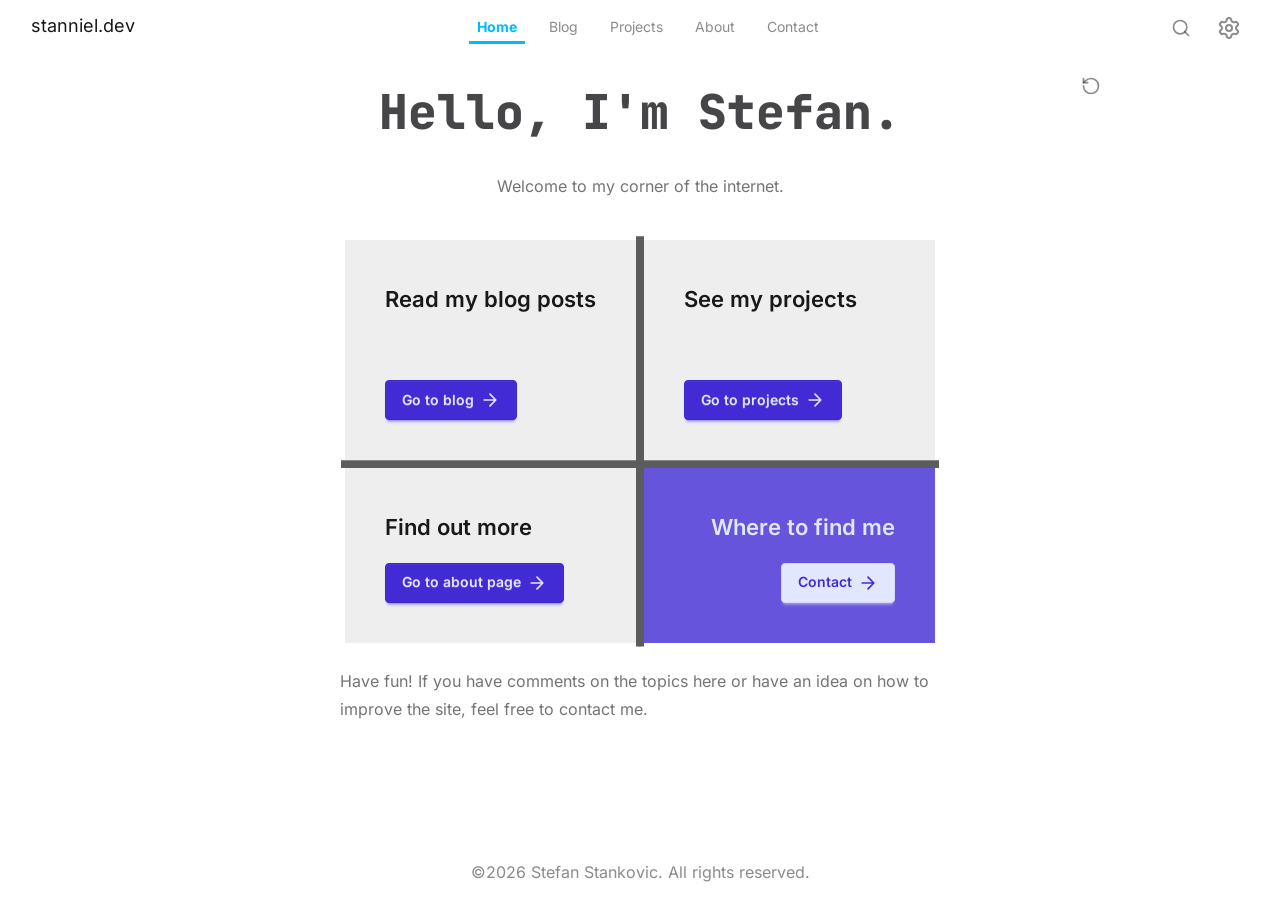
<file: index.html>
<!DOCTYPE html><html lang="en" class="overflow-y-auto min-h-dvh scrollbar-gutter-both" data-pagefind-ignore="all" data-astro-transition-scope="astro-tyfwoq7n-1"> <head><!-- Global Metadata --><meta charset="utf-8"><meta name="viewport" content="width=device-width,initial-scale=1"><link rel="icon" href="data:image/svg+xml,<svg xmlns='http://www.w3.org/2000/svg' viewBox='0 0 100 100'><text y='0.9em' font-size='90'>💾</text></svg>"><link rel="sitemap" href="/sitemap-index.xml"><link rel="alternate" type="application/rss+xml" title="stanniel.dev" href="https://stanniel.dev/rss.xml"><meta name="generator" content="Astro v6.4.8"><!-- Fonts --><script data-astro-rerun>(function(){const ADAPTIVE_FONTS = {"atkinson":{"family":"Atkinson Hyperlegible Next Variable","url":"/fonts/atkinson-hyperlegible-next-latin-wght-normal.woff2","format":"woff2-variations","descriptors":{"weight":"200 800","style":"normal","display":"swap","sizeAdjust":"105%","unicodeRange":"U+0000-00FF,U+0131,U+0152-0153,U+02BB-02BC,U+02C6,U+02DA,U+02DC,U+0304,U+0308,U+0329,U+2000-206F,U+20AC,U+2122,U+2191,U+2193,U+2212,U+2215,U+FEFF,U+FFFD"}},"inter":{"family":"Inter Variable","url":"/fonts/inter-latin-wght-normal.woff2","format":"woff2-variations","descriptors":{"weight":"100 900","style":"normal","display":"swap","sizeAdjust":"100%","unicodeRange":"U+0000-00FF,U+0131,U+0152-0153,U+02BB-02BC,U+02C6,U+02DA,U+02DC,U+0304,U+0308,U+0329,U+2000-206F,U+20AC,U+2122,U+2191,U+2193,U+2212,U+2215,U+FEFF,U+FFFD"}}};

  /**
   * @type {import("../consts").FontManifest}
   */
  const fonts = ADAPTIVE_FONTS;

  (() => {
    const isDyslexic = localStorage.getItem("reader") === "a11y";
    const desiredFont = isDyslexic ? fonts.atkinson : fonts.inter;

    const link = document.createElement("link");
    link.rel = "preload";
    link.as = "font";
    link.type = "font/woff2";
    link.href = desiredFont.url;
    link.crossOrigin = "anonymous";

    const style = document.createElement("style");
    style.innerHTML = `
        @font-face {
          font-family: "${desiredFont.family}";
          src: url("${desiredFont.url}") format("${desiredFont.format}");
          font-weight: ${desiredFont.descriptors.weight};
          font-style: ${desiredFont.descriptors.style};
          font-display: ${desiredFont.descriptors.display};
          unicode-range: ${desiredFont.descriptors.unicodeRange};
          size-adjust: ${desiredFont.descriptors.sizeAdjust};
        }
      `;

    document.head.appendChild(link);
    document.head.appendChild(style);
  })();
})();</script><link rel="preload" href="/fonts/jetbrains-mono-latin-wght-normal.woff2" as="font" type="font/woff2" crossorigin><!-- Theme --><script data-astro-rerun>
  (() => {
    const savedTheme = localStorage.getItem("theme");
    if (savedTheme) {
      document.documentElement.setAttribute("data-theme", savedTheme);
    } else {
      document.documentElement.removeAttribute("data-theme");
    }
  })();
</script><!-- Canonical URL --><link rel="canonical" href="https://stanniel.dev/"><!-- Primary Meta Tags --><title>stanniel.dev</title><meta name="title" content="stanniel.dev"><meta name="description" content="A place to learn about the work of one developer, Stefan Stankovic"><!-- Open Graph / Facebook --><meta property="og:type" content="website"><meta property="og:url" content="https://stanniel.dev/"><meta property="og:title" content="stanniel.dev"><meta property="og:description" content="A place to learn about the work of one developer, Stefan Stankovic"><!-- Twitter --><meta property="twitter:card" content="summary"><meta property="twitter:url" content="https://stanniel.dev/"><meta property="twitter:title" content="stanniel.dev"><meta property="twitter:description" content="A place to learn about the work of one developer, Stefan Stankovic"><meta name="astro-view-transitions-enabled" content="true"><meta name="astro-view-transitions-fallback" content="animate"><script type="module" src="/_astro/ClientRouter.astro_astro_type_script_index_0_lang.CAqDO0tx.js"></script><style>[data-astro-cid-bthjkdla][data-wrapper]{display:inline-block;position:relative;padding:calc(var(--spacing) * 1)}h1[data-astro-cid-bthjkdla]{width:calc(var(--chars) * 1ch);margin:0}[data-astro-cid-bthjkdla][data-overlay]{position:absolute;inset:0;background:var(--color-base-100);animation:reveal var(--duration) steps(var(--chars)) forwards}[data-astro-cid-bthjkdla][data-cursor]{position:absolute;left:0;top:0;height:100%;width:calc(100% / var(--chars));background:currentColor;animation:blink 1s step-end var(--duration) 3 both}@media(prefers-reduced-motion:reduce){[data-astro-cid-bthjkdla][data-overlay]{display:none}}@keyframes reveal{to{transform:translate(100%)}}@keyframes blink{0%{opacity:1}50%,to{opacity:0}}
@property --array{syntax: "<number>"; initial-value: 0; inherits: false;}@property --offset{syntax: "<number>"; initial-value: 0; inherits: false;}@property --halfway-point{syntax: "<number>"; initial-value: 0; inherits: false;}@media(prefers-reduced-motion:no-preference){.animate-page[data-astro-cid-j7pv25f6]{--base-delay: 1;--dur-subtitle-fadein: .3;--dur-underline-horizontal: .5;--dur-underline-overlap: .2;--dur-underline-vertical: .5;--dur-border-inner: .2;--dur-border-outer: .3;--dur-card-fadein: .2;--dur-signoff-fadein: .2;.line-horizontal{--dur-draw: calc(var(--dur-underline-horizontal) * 1s);--delay-draw: calc( (var(--base-delay) + var(--dur-subtitle-fadein)) * 1s );animation:draw var(--dur-draw) var(--delay-draw) linear forwards}.line-vertical{--dur-draw: calc(var(--dur-underline-vertical) * 1s);--delay-draw: calc( ( var(--base-delay) + var(--dur-subtitle-fadein) + var(--dur-underline-horizontal) - var(--dur-underline-overlap) ) * 1s );animation:draw var(--dur-draw) var(--delay-draw) linear forwards}.draw-border{--seq: calc(.2 * (var(--i) + 1));--dur-draw: calc( (var(--dur-border-inner) + var(--dur-border-outer)) * 1s );--delay-draw: calc( ( var(--base-delay) + var(--dur-subtitle-fadein) + var(--dur-underline-horizontal) - var(--dur-underline-overlap) + var(--seq) ) * 1s );animation:draw-all var(--dur-draw) var(--delay-draw) linear forwards}@media(width>=48rem){.draw-border{--dur-inner: calc(var(--dur-border-inner) * 1s);--dur-outer: calc(var(--dur-border-outer) * 1s);--delay-inner: calc( ( var(--base-delay) + var(--dur-subtitle-fadein) + var(--dur-underline-horizontal) - var(--dur-underline-overlap) + var(--dur-underline-vertical) ) * 1s );--delay-outer: calc(var(--delay-inner) + var(--dur-inner) + .1s);animation:draw-first-two var(--dur-inner) var(--delay-inner) linear forwards,draw-all var(--dur-outer) var(--delay-outer) linear forwards}}.subtitle-fade{--dur: calc(var(--dur-subtitle-fadein) * 1s);--delay: calc(var(--base-delay) * 1s)}.card-fade{--dur: calc(var(--dur-card-fadein) * 1s);--delay: calc( ( var(--base-delay) + var(--dur-subtitle-fadein) + var(--dur-underline-horizontal) - var(--dur-underline-overlap) + var(--dur-underline-vertical) + var(--dur-border-inner) + var(--dur-border-outer) ) * 1s + .1s )}.signoff-fade{--dur: calc(var(--dur-signoff-fadein) * 1s);--delay: calc( ( var(--base-delay) + var(--dur-subtitle-fadein) + var(--dur-underline-horizontal) - var(--dur-underline-overlap) + var(--dur-underline-vertical) + var(--dur-border-inner) + var(--dur-border-outer) + var(--dur-card-fadein) ) * 1s )}.fade-in{opacity:0;animation:fade-in var(--dur) var(--delay) ease-in forwards}}@keyframes draw-first-two{to{--offset: var(--halfway-point)}}@keyframes draw-all{to{--offset: 0}}@keyframes fade-in{to{opacity:1}}@keyframes draw{50%{--offset: 0}to{--offset: calc(var(--array) * -1)}}}
</style><link rel="stylesheet" href="/_astro/BaseLayout.BlACQEeP.css"><script type="module" src="/_astro/page.l0sNRNKZ.js"></script><style>[data-astro-transition-scope="astro-tyfwoq7n-1"] { view-transition-name: root; }@layer astro { ::view-transition-old(root) { animation: none; opacity: 0; mix-blend-mode: normal; }::view-transition-new(root) { animation: none; mix-blend-mode: normal; }::view-transition-group(root) { animation: none } }[data-astro-transition-fallback="old"] [data-astro-transition-scope="astro-tyfwoq7n-1"],
			[data-astro-transition-fallback="old"][data-astro-transition-scope="astro-tyfwoq7n-1"] { animation: none; mix-blend-mode: normal; }[data-astro-transition-fallback="new"] [data-astro-transition-scope="astro-tyfwoq7n-1"],
			[data-astro-transition-fallback="new"][data-astro-transition-scope="astro-tyfwoq7n-1"] { animation: none; mix-blend-mode: normal; }</style><style>[data-astro-transition-scope="astro-st455qfg-2"] { view-transition-name: main; }@layer astro { [data-astro-transition=top]::view-transition-old(main) { 
	animation-duration: 300ms;
	animation-timing-function: cubic-bezier(0.2, 0, 0, 1);
	animation-fill-mode: both;
	animation-name: slideOutBottom; }[data-astro-transition=top]::view-transition-new(main) { 
	animation-duration: 300ms;
	animation-timing-function: cubic-bezier(0.2, 0, 0, 1);
	animation-fill-mode: both;
	animation-name: slideInTop; }[data-astro-transition=right]::view-transition-old(main) { 
	animation-duration: 300ms;
	animation-timing-function: cubic-bezier(0.2, 0, 0, 1);
	animation-fill-mode: both;
	animation-name: slideOutLeft; }[data-astro-transition=right]::view-transition-new(main) { 
	animation-duration: 300ms;
	animation-timing-function: cubic-bezier(0.2, 0, 0, 1);
	animation-fill-mode: both;
	animation-name: slideInRight; }[data-astro-transition=bottom]::view-transition-old(main) { 
	animation-duration: 300ms;
	animation-timing-function: cubic-bezier(0.2, 0, 0, 1);
	animation-fill-mode: both;
	animation-name: slideOutTop; }[data-astro-transition=bottom]::view-transition-new(main) { 
	animation-duration: 300ms;
	animation-timing-function: cubic-bezier(0.2, 0, 0, 1);
	animation-fill-mode: both;
	animation-name: slideInBottom; }[data-astro-transition=left]::view-transition-old(main) { 
	animation-duration: 300ms;
	animation-timing-function: cubic-bezier(0.2, 0, 0, 1);
	animation-fill-mode: both;
	animation-name: slideOutRight; }[data-astro-transition=left]::view-transition-new(main) { 
	animation-duration: 300ms;
	animation-timing-function: cubic-bezier(0.2, 0, 0, 1);
	animation-fill-mode: both;
	animation-name: slideInLeft; }[data-astro-transition=bottom-right]::view-transition-old(main) { 
	animation-duration: 300ms;
	animation-timing-function: cubic-bezier(0.2, 0, 0, 1);
	animation-fill-mode: both;
	animation-name: slideOutTopLeft; }[data-astro-transition=bottom-right]::view-transition-new(main) { 
	animation-duration: 300ms;
	animation-timing-function: cubic-bezier(0.2, 0, 0, 1);
	animation-fill-mode: both;
	animation-name: slideInBottomRight; }[data-astro-transition=bottom-left]::view-transition-old(main) { 
	animation-duration: 300ms;
	animation-timing-function: cubic-bezier(0.2, 0, 0, 1);
	animation-fill-mode: both;
	animation-name: slideOutTopRight; }[data-astro-transition=bottom-left]::view-transition-new(main) { 
	animation-duration: 300ms;
	animation-timing-function: cubic-bezier(0.2, 0, 0, 1);
	animation-fill-mode: both;
	animation-name: slideInBottomLeft; }[data-astro-transition=top-right]::view-transition-old(main) { 
	animation-duration: 300ms;
	animation-timing-function: cubic-bezier(0.2, 0, 0, 1);
	animation-fill-mode: both;
	animation-name: slideOutBottomLeft; }[data-astro-transition=top-right]::view-transition-new(main) { 
	animation-duration: 300ms;
	animation-timing-function: cubic-bezier(0.2, 0, 0, 1);
	animation-fill-mode: both;
	animation-name: slideInTopRight; }[data-astro-transition=top-left]::view-transition-old(main) { 
	animation-duration: 300ms;
	animation-timing-function: cubic-bezier(0.2, 0, 0, 1);
	animation-fill-mode: both;
	animation-name: slideOutBottomRight; }[data-astro-transition=top-left]::view-transition-new(main) { 
	animation-duration: 300ms;
	animation-timing-function: cubic-bezier(0.2, 0, 0, 1);
	animation-fill-mode: both;
	animation-name: slideInTopLeft; }::view-transition-old(main) { 
	animation-duration: 300ms;
	animation-timing-function: cubic-bezier(0.2, 0, 0, 1);
	animation-fill-mode: both;
	animation-name: slideOutLeft; }::view-transition-new(main) { 
	animation-duration: 300ms;
	animation-timing-function: cubic-bezier(0.2, 0, 0, 1);
	animation-fill-mode: both;
	animation-name: slideInRight; }[data-astro-transition=back]::view-transition-old(main) { 
	animation-duration: 300ms;
	animation-timing-function: cubic-bezier(0.2, 0, 0, 1);
	animation-fill-mode: both;
	animation-name: slideOutRight; }[data-astro-transition=back]::view-transition-new(main) { 
	animation-duration: 300ms;
	animation-timing-function: cubic-bezier(0.2, 0, 0, 1);
	animation-fill-mode: both;
	animation-name: slideInLeft; } }[data-astro-transition=top][data-astro-transition-fallback="old"] [data-astro-transition-scope="astro-st455qfg-2"],
			[data-astro-transition=top][data-astro-transition-fallback="old"][data-astro-transition-scope="astro-st455qfg-2"] { 
	animation-duration: 300ms;
	animation-timing-function: cubic-bezier(0.2, 0, 0, 1);
	animation-fill-mode: both;
	animation-name: slideOutBottom; }[data-astro-transition=top][data-astro-transition-fallback="new"] [data-astro-transition-scope="astro-st455qfg-2"],
			[data-astro-transition=top][data-astro-transition-fallback="new"][data-astro-transition-scope="astro-st455qfg-2"] { 
	animation-duration: 300ms;
	animation-timing-function: cubic-bezier(0.2, 0, 0, 1);
	animation-fill-mode: both;
	animation-name: slideInTop; }[data-astro-transition=right][data-astro-transition-fallback="old"] [data-astro-transition-scope="astro-st455qfg-2"],
			[data-astro-transition=right][data-astro-transition-fallback="old"][data-astro-transition-scope="astro-st455qfg-2"] { 
	animation-duration: 300ms;
	animation-timing-function: cubic-bezier(0.2, 0, 0, 1);
	animation-fill-mode: both;
	animation-name: slideOutLeft; }[data-astro-transition=right][data-astro-transition-fallback="new"] [data-astro-transition-scope="astro-st455qfg-2"],
			[data-astro-transition=right][data-astro-transition-fallback="new"][data-astro-transition-scope="astro-st455qfg-2"] { 
	animation-duration: 300ms;
	animation-timing-function: cubic-bezier(0.2, 0, 0, 1);
	animation-fill-mode: both;
	animation-name: slideInRight; }[data-astro-transition=bottom][data-astro-transition-fallback="old"] [data-astro-transition-scope="astro-st455qfg-2"],
			[data-astro-transition=bottom][data-astro-transition-fallback="old"][data-astro-transition-scope="astro-st455qfg-2"] { 
	animation-duration: 300ms;
	animation-timing-function: cubic-bezier(0.2, 0, 0, 1);
	animation-fill-mode: both;
	animation-name: slideOutTop; }[data-astro-transition=bottom][data-astro-transition-fallback="new"] [data-astro-transition-scope="astro-st455qfg-2"],
			[data-astro-transition=bottom][data-astro-transition-fallback="new"][data-astro-transition-scope="astro-st455qfg-2"] { 
	animation-duration: 300ms;
	animation-timing-function: cubic-bezier(0.2, 0, 0, 1);
	animation-fill-mode: both;
	animation-name: slideInBottom; }[data-astro-transition=left][data-astro-transition-fallback="old"] [data-astro-transition-scope="astro-st455qfg-2"],
			[data-astro-transition=left][data-astro-transition-fallback="old"][data-astro-transition-scope="astro-st455qfg-2"] { 
	animation-duration: 300ms;
	animation-timing-function: cubic-bezier(0.2, 0, 0, 1);
	animation-fill-mode: both;
	animation-name: slideOutRight; }[data-astro-transition=left][data-astro-transition-fallback="new"] [data-astro-transition-scope="astro-st455qfg-2"],
			[data-astro-transition=left][data-astro-transition-fallback="new"][data-astro-transition-scope="astro-st455qfg-2"] { 
	animation-duration: 300ms;
	animation-timing-function: cubic-bezier(0.2, 0, 0, 1);
	animation-fill-mode: both;
	animation-name: slideInLeft; }[data-astro-transition=bottom-right][data-astro-transition-fallback="old"] [data-astro-transition-scope="astro-st455qfg-2"],
			[data-astro-transition=bottom-right][data-astro-transition-fallback="old"][data-astro-transition-scope="astro-st455qfg-2"] { 
	animation-duration: 300ms;
	animation-timing-function: cubic-bezier(0.2, 0, 0, 1);
	animation-fill-mode: both;
	animation-name: slideOutTopLeft; }[data-astro-transition=bottom-right][data-astro-transition-fallback="new"] [data-astro-transition-scope="astro-st455qfg-2"],
			[data-astro-transition=bottom-right][data-astro-transition-fallback="new"][data-astro-transition-scope="astro-st455qfg-2"] { 
	animation-duration: 300ms;
	animation-timing-function: cubic-bezier(0.2, 0, 0, 1);
	animation-fill-mode: both;
	animation-name: slideInBottomRight; }[data-astro-transition=bottom-left][data-astro-transition-fallback="old"] [data-astro-transition-scope="astro-st455qfg-2"],
			[data-astro-transition=bottom-left][data-astro-transition-fallback="old"][data-astro-transition-scope="astro-st455qfg-2"] { 
	animation-duration: 300ms;
	animation-timing-function: cubic-bezier(0.2, 0, 0, 1);
	animation-fill-mode: both;
	animation-name: slideOutTopRight; }[data-astro-transition=bottom-left][data-astro-transition-fallback="new"] [data-astro-transition-scope="astro-st455qfg-2"],
			[data-astro-transition=bottom-left][data-astro-transition-fallback="new"][data-astro-transition-scope="astro-st455qfg-2"] { 
	animation-duration: 300ms;
	animation-timing-function: cubic-bezier(0.2, 0, 0, 1);
	animation-fill-mode: both;
	animation-name: slideInBottomLeft; }[data-astro-transition=top-right][data-astro-transition-fallback="old"] [data-astro-transition-scope="astro-st455qfg-2"],
			[data-astro-transition=top-right][data-astro-transition-fallback="old"][data-astro-transition-scope="astro-st455qfg-2"] { 
	animation-duration: 300ms;
	animation-timing-function: cubic-bezier(0.2, 0, 0, 1);
	animation-fill-mode: both;
	animation-name: slideOutBottomLeft; }[data-astro-transition=top-right][data-astro-transition-fallback="new"] [data-astro-transition-scope="astro-st455qfg-2"],
			[data-astro-transition=top-right][data-astro-transition-fallback="new"][data-astro-transition-scope="astro-st455qfg-2"] { 
	animation-duration: 300ms;
	animation-timing-function: cubic-bezier(0.2, 0, 0, 1);
	animation-fill-mode: both;
	animation-name: slideInTopRight; }[data-astro-transition=top-left][data-astro-transition-fallback="old"] [data-astro-transition-scope="astro-st455qfg-2"],
			[data-astro-transition=top-left][data-astro-transition-fallback="old"][data-astro-transition-scope="astro-st455qfg-2"] { 
	animation-duration: 300ms;
	animation-timing-function: cubic-bezier(0.2, 0, 0, 1);
	animation-fill-mode: both;
	animation-name: slideOutBottomRight; }[data-astro-transition=top-left][data-astro-transition-fallback="new"] [data-astro-transition-scope="astro-st455qfg-2"],
			[data-astro-transition=top-left][data-astro-transition-fallback="new"][data-astro-transition-scope="astro-st455qfg-2"] { 
	animation-duration: 300ms;
	animation-timing-function: cubic-bezier(0.2, 0, 0, 1);
	animation-fill-mode: both;
	animation-name: slideInTopLeft; }[data-astro-transition-fallback="old"] [data-astro-transition-scope="astro-st455qfg-2"],
			[data-astro-transition-fallback="old"][data-astro-transition-scope="astro-st455qfg-2"] { 
	animation-duration: 300ms;
	animation-timing-function: cubic-bezier(0.2, 0, 0, 1);
	animation-fill-mode: both;
	animation-name: slideOutLeft; }[data-astro-transition-fallback="new"] [data-astro-transition-scope="astro-st455qfg-2"],
			[data-astro-transition-fallback="new"][data-astro-transition-scope="astro-st455qfg-2"] { 
	animation-duration: 300ms;
	animation-timing-function: cubic-bezier(0.2, 0, 0, 1);
	animation-fill-mode: both;
	animation-name: slideInRight; }[data-astro-transition=back][data-astro-transition-fallback="old"] [data-astro-transition-scope="astro-st455qfg-2"],
			[data-astro-transition=back][data-astro-transition-fallback="old"][data-astro-transition-scope="astro-st455qfg-2"] { 
	animation-duration: 300ms;
	animation-timing-function: cubic-bezier(0.2, 0, 0, 1);
	animation-fill-mode: both;
	animation-name: slideOutRight; }[data-astro-transition=back][data-astro-transition-fallback="new"] [data-astro-transition-scope="astro-st455qfg-2"],
			[data-astro-transition=back][data-astro-transition-fallback="new"][data-astro-transition-scope="astro-st455qfg-2"] { 
	animation-duration: 300ms;
	animation-timing-function: cubic-bezier(0.2, 0, 0, 1);
	animation-fill-mode: both;
	animation-name: slideInLeft; }</style><style>[data-astro-transition-scope="astro-sqkhhdtl-3"] { view-transition-name: nav-underline; }@layer astro { ::view-transition-old(nav-underline) { 
	animation-duration: 180ms;
	animation-timing-function: cubic-bezier(0.76, 0, 0.24, 1);
	animation-fill-mode: both;
	animation-name: astroFadeOut; }::view-transition-new(nav-underline) { 
	animation-duration: 180ms;
	animation-timing-function: cubic-bezier(0.76, 0, 0.24, 1);
	animation-fill-mode: both;
	animation-name: astroFadeIn; }[data-astro-transition=back]::view-transition-old(nav-underline) { 
	animation-duration: 180ms;
	animation-timing-function: cubic-bezier(0.76, 0, 0.24, 1);
	animation-fill-mode: both;
	animation-name: astroFadeOut; }[data-astro-transition=back]::view-transition-new(nav-underline) { 
	animation-duration: 180ms;
	animation-timing-function: cubic-bezier(0.76, 0, 0.24, 1);
	animation-fill-mode: both;
	animation-name: astroFadeIn; } }[data-astro-transition-fallback="old"] [data-astro-transition-scope="astro-sqkhhdtl-3"],
			[data-astro-transition-fallback="old"][data-astro-transition-scope="astro-sqkhhdtl-3"] { 
	animation-duration: 180ms;
	animation-timing-function: cubic-bezier(0.76, 0, 0.24, 1);
	animation-fill-mode: both;
	animation-name: astroFadeOut; }[data-astro-transition-fallback="new"] [data-astro-transition-scope="astro-sqkhhdtl-3"],
			[data-astro-transition-fallback="new"][data-astro-transition-scope="astro-sqkhhdtl-3"] { 
	animation-duration: 180ms;
	animation-timing-function: cubic-bezier(0.76, 0, 0.24, 1);
	animation-fill-mode: both;
	animation-name: astroFadeIn; }[data-astro-transition=back][data-astro-transition-fallback="old"] [data-astro-transition-scope="astro-sqkhhdtl-3"],
			[data-astro-transition=back][data-astro-transition-fallback="old"][data-astro-transition-scope="astro-sqkhhdtl-3"] { 
	animation-duration: 180ms;
	animation-timing-function: cubic-bezier(0.76, 0, 0.24, 1);
	animation-fill-mode: both;
	animation-name: astroFadeOut; }[data-astro-transition=back][data-astro-transition-fallback="new"] [data-astro-transition-scope="astro-sqkhhdtl-3"],
			[data-astro-transition=back][data-astro-transition-fallback="new"][data-astro-transition-scope="astro-sqkhhdtl-3"] { 
	animation-duration: 180ms;
	animation-timing-function: cubic-bezier(0.76, 0, 0.24, 1);
	animation-fill-mode: both;
	animation-name: astroFadeIn; }</style></head> <body class="min-h-dvh [--header-height:--spacing(13)] [--footer-height:--spacing(12)]"> <header id="main-header" class="h-(--header-height) sticky z-10 top-0 sm:px-4 sm:py-2 flex items-center justify-between gap-4 bg-base-100 group"> <a class="hidden sm:block focus-visible:outline-2 focus-visible:outline-current" href="/"> <h2 class="text-lg">stanniel.dev</h2> </a> <nav class="grid grid-cols-5 grid-rows-[repeat(2,minmax(0,auto))] md:flex gap-1 md:gap-4"> <a href="/" aria-current="page" class="relative hover:text-base-content py-1 md:p-2 focus-visible:outline-2 outline-current outline-offset-4 grid grid-rows-subgrid grid-cols-1 row-span-2 text-center text-xs leading-2.75 sm:text-sm text-info font-extrabold sm:font-bold pointer-events-none cursor-default"> <svg width="1em" height="1em" class="size-5 md:hidden self-center-safe justify-self-center-safe" data-icon="lucide:house">   <symbol id="ai:lucide:house" viewBox="0 0 24 24"><g fill="none" stroke="currentColor" stroke-linecap="round" stroke-linejoin="round" stroke-width="2"><path d="M15 21v-8a1 1 0 0 0-1-1h-4a1 1 0 0 0-1 1v8"/><path d="M3 10a2 2 0 0 1 .709-1.528l7-6a2 2 0 0 1 2.582 0l7 6A2 2 0 0 1 21 10v9a2 2 0 0 1-2 2H5a2 2 0 0 1-2-2z"/></g></symbol><use href="#ai:lucide:house"></use>  </svg> <span>Home</span> <span class="absolute md:w-full md:h-0.75 -bottom-1 left-0 bg-current" data-astro-transition-scope="astro-sqkhhdtl-3"></span> <div data-key="gh" slot="after-link" class="absolute top-full min-w-full w-max pt-1 z-20 text-base-content pointer-events-none hidden group-data-[keybinds-filter='']:block group-data-[keybinds-filter^='g']:block"> <kbd class="kbd">g</kbd><kbd class="kbd">h</kbd> </div> </a><a href="/blog/" class="relative hover:text-base-content py-1 md:p-2 focus-visible:outline-2 outline-current outline-offset-4 grid grid-rows-subgrid grid-cols-1 row-span-2 text-center text-xs leading-2.75 sm:text-sm text-base-content/50"> <svg width="1em" height="1em" class="size-5 md:hidden self-center-safe justify-self-center-safe" data-icon="lucide:newspaper">   <symbol id="ai:lucide:newspaper" viewBox="0 0 24 24"><g fill="none" stroke="currentColor" stroke-linecap="round" stroke-linejoin="round" stroke-width="2"><path d="M15 18h-5m8-4h-8m-6 8h16a2 2 0 0 0 2-2V4a2 2 0 0 0-2-2H8a2 2 0 0 0-2 2v16a2 2 0 0 1-4 0v-9a2 2 0 0 1 2-2h2"/><rect width="8" height="4" x="10" y="6" rx="1"/></g></symbol><use href="#ai:lucide:newspaper"></use>  </svg> <span>Blog</span>  <div data-key="gb" slot="after-link" class="absolute top-full min-w-full w-max pt-1 z-20 text-base-content pointer-events-none hidden group-data-[keybinds-filter='']:block group-data-[keybinds-filter^='g']:block"> <kbd class="kbd">g</kbd><kbd class="kbd">b</kbd> </div> </a><a href="/projects/" class="relative hover:text-base-content py-1 md:p-2 focus-visible:outline-2 outline-current outline-offset-4 grid grid-rows-subgrid grid-cols-1 row-span-2 text-center text-xs leading-2.75 sm:text-sm text-base-content/50"> <svg width="1em" height="1em" class="size-5 md:hidden self-center-safe justify-self-center-safe" data-icon="lucide:book-text">   <symbol id="ai:lucide:book-text" viewBox="0 0 24 24"><path fill="none" stroke="currentColor" stroke-linecap="round" stroke-linejoin="round" stroke-width="2" d="M4 19.5v-15A2.5 2.5 0 0 1 6.5 2H19a1 1 0 0 1 1 1v18a1 1 0 0 1-1 1H6.5a1 1 0 0 1 0-5H20M8 11h8M8 7h6"/></symbol><use href="#ai:lucide:book-text"></use>  </svg> <span>Projects</span>  <div data-key="gp" slot="after-link" class="absolute top-full min-w-full w-max pt-1 z-20 text-base-content pointer-events-none hidden group-data-[keybinds-filter='']:block group-data-[keybinds-filter^='g']:block"> <kbd class="kbd">g</kbd><kbd class="kbd">p</kbd> </div> </a><a href="/about/" class="relative hover:text-base-content py-1 md:p-2 focus-visible:outline-2 outline-current outline-offset-4 grid grid-rows-subgrid grid-cols-1 row-span-2 text-center text-xs leading-2.75 sm:text-sm text-base-content/50"> <svg width="1em" height="1em" class="size-5 md:hidden self-center-safe justify-self-center-safe" data-icon="lucide:info">   <symbol id="ai:lucide:info" viewBox="0 0 24 24"><g fill="none" stroke="currentColor" stroke-linecap="round" stroke-linejoin="round" stroke-width="2"><circle cx="12" cy="12" r="10"/><path d="M12 16v-4m0-4h.01"/></g></symbol><use href="#ai:lucide:info"></use>  </svg> <span>About</span>  <div data-key="ga" slot="after-link" class="absolute top-full min-w-full w-max pt-1 z-20 text-base-content pointer-events-none hidden group-data-[keybinds-filter='']:block group-data-[keybinds-filter^='g']:block"> <kbd class="kbd">g</kbd><kbd class="kbd">a</kbd> </div> </a><a href="/contact/" class="relative hover:text-base-content py-1 md:p-2 focus-visible:outline-2 outline-current outline-offset-4 grid grid-rows-subgrid grid-cols-1 row-span-2 text-center text-xs leading-2.75 sm:text-sm text-base-content/50"> <svg width="1em" height="1em" class="size-5 md:hidden self-center-safe justify-self-center-safe" data-icon="lucide:messages-square">   <symbol id="ai:lucide:messages-square" viewBox="0 0 24 24"><path fill="none" stroke="currentColor" stroke-linecap="round" stroke-linejoin="round" stroke-width="2" d="M16 10a2 2 0 0 1-2 2H6.828a2 2 0 0 0-1.414.586l-2.202 2.202A.71.71 0 0 1 2 14.286V4a2 2 0 0 1 2-2h10a2 2 0 0 1 2 2zm4-1a2 2 0 0 1 2 2v10.286a.71.71 0 0 1-1.212.502l-2.202-2.202A2 2 0 0 0 17.172 19H10a2 2 0 0 1-2-2v-1"/></symbol><use href="#ai:lucide:messages-square"></use>  </svg> <span>Contact</span>  <div data-key="gc" slot="after-link" class="absolute top-full min-w-full w-max pt-1 z-20 text-base-content pointer-events-none hidden group-data-[keybinds-filter='']:block group-data-[keybinds-filter^='g']:block"> <kbd class="kbd">g</kbd><kbd class="kbd">c</kbd> </div> </a> </nav> <div class="flex gap-2 justify-end h-full"> <div class="flex gap-4 h-full"> <button type="button" class="relative btn btn-ghost btn-circle text-base-content/50 hover:text-base-content focus-visible:outline-2 focus-visible:outline-current" id="search-dialog-trigger"> <svg width="1em" height="1em" class="size-5" data-icon="lucide:search">   <symbol id="ai:lucide:search" viewBox="0 0 24 24"><g fill="none" stroke="currentColor" stroke-linecap="round" stroke-linejoin="round" stroke-width="2"><path d="m21 21l-4.34-4.34"/><circle cx="11" cy="11" r="8"/></g></symbol><use href="#ai:lucide:search"></use>  </svg> <div data-key="/" class="absolute top-full w-full z-20 text-base-content pointer-events-none hidden group-data-[keybinds-filter='']:block"> <kbd class="kbd">/</kbd> </div> </button> <dialog closedby="any" id="search-dialog" class="m-4 mx-auto w-[min(100dvw,--spacing(128))] backdrop:bg-gray-950/40 shadow-2xl border border-base-300 bg-base-100 rounded-2xl"> <div data-search class="group/search"> <div class="p-4 max-h-dvh sm:max-h-[50dvh] astro-vkceynjc" data-astro-cid-vkceynjc> <!-- biome-ignore lint/a11y/noLabelWithoutControl: input is wrapped inside --> <label data-search-bar class="input w-full focus-within:outline-offset-0 outline-current" data-astro-cid-vkceynjc> <svg width="1em" height="1em" viewBox="0 0 24 24" class="size-5" data-astro-cid-vkceynjc="true" data-icon="lucide:search">   <use href="#ai:lucide:search"></use>  </svg> <input type="search" name="search" data-search-input class="grow" placeholder="Search" autocomplete="off" autocorrect="off" autocapitalize="off" spellcheck="false" data-search-input data-astro-cid-vkceynjc> </label> </div> <template data-search-result-template> <li> <a href="#top" class="block p-4 hover:bg-base-content/7 focus-visible:bg-base-content/7 focus-visible:outline-2 focus-visible:-outline-offset-4"> <span class="block text-sm font-semibold" data-search-result-title>Search result</span> <span data-search-result-excerpt></span> </a> </li> </template> <ul data-search-results class="peer text-xs text-base-content/70 max-h-full overflow-auto scrollbar-gutter-both"></ul> <div class="p-4 flex gap-3 group pointer-coarse:hidden"> <div class="flex gap-1"> <kbd class="kbd kbd-xs">Esc</kbd> <span class="text-base-content/50 text-xs">  <span class="relative"> <span class="visible opacity-100 group-has-[input:focus:not(:placeholder-shown)]/search:invisible group-has-[input:focus:not(:placeholder-shown)]/search:opacity-0">close</span> <span class="absolute inset-0 invisible opacity-0 group-has-[input:focus:not(:placeholder-shown)]/search:visible group-has-[input:focus:not(:placeholder-shown)]/search:opacity-100">clear</span> </span>  </span> </div> <div class="flex gap-1 invisible opacity-0 transition-[visibility,opacity] group-peer-focus-within:visible group-peer-focus-within:opacity-100 group-peer-has-[li_a]:visible group-peer-has-[li_a]:opacity-100"> <kbd class="kbd kbd-xs">↑↓</kbd> <span class="text-base-content/50 text-xs"> navigate </span> </div> <div class="flex gap-1 invisible opacity-0 transition-[visibility,opacity] group-peer-focus-within:visible group-peer-focus-within:opacity-100"> <kbd class="kbd kbd-xs">↵</kbd> <span class="text-base-content/50 text-xs"> select </span> </div> <div class="flex gap-1 invisible opacity-0 transition-[visibility,opacity] group-peer-focus-within:visible group-peer-focus-within:opacity-100"> <kbd class="kbd kbd-xs">/</kbd> <span class="text-base-content/50 text-xs"> search </span> </div> </div> </div> <script type="module" src="/_astro/Search.astro_astro_type_script_index_0_lang.CEaCKBGV.js"></script> </dialog> </div> <div class="flex gap-4 [anchor-name:--settings-anchor]"> <button type="button" id="reader-settings-dialog-trigger" class="relative btn btn-ghost btn-circle text-base-content/50 hover:text-base-content focus-visible:outline-2 focus-visible:outline-current"> <svg width="1em" height="1em" class="size-6" data-icon="lucide:settings">   <symbol id="ai:lucide:settings" viewBox="0 0 24 24"><g fill="none" stroke="currentColor" stroke-linecap="round" stroke-linejoin="round" stroke-width="2"><path d="M9.671 4.136a2.34 2.34 0 0 1 4.659 0a2.34 2.34 0 0 0 3.319 1.915a2.34 2.34 0 0 1 2.33 4.033a2.34 2.34 0 0 0 0 3.831a2.34 2.34 0 0 1-2.33 4.033a2.34 2.34 0 0 0-3.319 1.915a2.34 2.34 0 0 1-4.659 0a2.34 2.34 0 0 0-3.32-1.915a2.34 2.34 0 0 1-2.33-4.033a2.34 2.34 0 0 0 0-3.831A2.34 2.34 0 0 1 6.35 6.051a2.34 2.34 0 0 0 3.319-1.915"/><circle cx="12" cy="12" r="3"/></g></symbol><use href="#ai:lucide:settings"></use>  </svg> <div data-key="o" class="absolute top-full w-full z-20 text-base-content pointer-events-none hidden group-data-[keybinds-filter='']:block"> <kbd class="kbd">o</kbd> </div> </button> <dialog id="reader-settings-dialog" class="m-0 inset-auto [position-anchor:--settings-anchor] top-[anchor(bottom)] right-[anchor(right)] p-6 shadow-2xl border border-base-300 bg-base-100 rounded-2xl w-72"> <h3 class="text-xs font-bold uppercase tracking-widest opacity-50 mb-4">
Appearance
</h3> <div class="flex flex-col gap-2"> <p class="label">Color Palette</p> <select name="theme" class="select select-md select-accent" data-choose-theme> <option value="system">System Default</option> <option value="light">Default Light</option> <option value="dark">Default Dark</option> <option value="cupcake">Soft (Cupcake)</option> <option value="nord">Nordic Blue</option> <option value="retro">Retro Serif</option> </select> </div> <div class="divider"></div> <div class="flex flex-col gap-2"> <label class="label cursor-pointer flex gap-8"> <span class="label-text font-medium text-base">Accessibility Mode</span> <input type="checkbox" id="reader-toggle" class="toggle toggle-accent"> </label> <p class="text-xs opacity-60 mt-1 leading-tight">
Switches to Atkinson Hyperlegible and increases spacing.
</p> </div> </dialog> <script type="module">const d={atkinson:{family:"Atkinson Hyperlegible Next Variable",url:"/fonts/atkinson-hyperlegible-next-latin-wght-normal.woff2",format:"woff2-variations",descriptors:{weight:"200 800",style:"normal",display:"swap",sizeAdjust:"105%",unicodeRange:"U+0000-00FF,U+0131,U+0152-0153,U+02BB-02BC,U+02C6,U+02DA,U+02DC,U+0304,U+0308,U+0329,U+2000-206F,U+20AC,U+2122,U+2191,U+2193,U+2212,U+2215,U+FEFF,U+FFFD"}},inter:{family:"Inter Variable",url:"/fonts/inter-latin-wght-normal.woff2",format:"woff2-variations",descriptors:{weight:"100 900",style:"normal",display:"swap",sizeAdjust:"100%",unicodeRange:"U+0000-00FF,U+0131,U+0152-0153,U+02BB-02BC,U+02C6,U+02DA,U+02DC,U+0304,U+0308,U+0329,U+2000-206F,U+20AC,U+2122,U+2191,U+2193,U+2212,U+2215,U+FEFF,U+FFFD"}}},s=t=>{const e=d[t];if(Array.from(document.fonts).some(a=>a.family===e.family&&a.status==="loaded"))return;new FontFace(e.family,`url("${e.url}") format("${e.format}")`,e.descriptors).load().then(a=>document.fonts.add(a))},l=()=>{const t=document.documentElement,e=document.querySelector("[data-choose-theme]"),o=document.querySelector("#reader-toggle"),n=localStorage.getItem("theme"),a=localStorage.getItem("reader")||"default";e&&(e.value=n||"system",e.addEventListener("change",function(){const r=this.value;r!=="system"?(t.setAttribute("data-theme",r),localStorage.setItem("theme",r)):(t.removeAttribute("data-theme"),localStorage.removeItem("theme"))})),o&&(o.checked=a==="a11y",o.addEventListener("change",function(){this.checked?(s("atkinson"),t.setAttribute("data-reader","a11y"),localStorage.setItem("reader","a11y")):(s("inter"),t.removeAttribute("data-reader"),localStorage.removeItem("reader"))}))};document.addEventListener("astro:page-load",()=>{l()});</script> </div> </div>    </header> <script type="module" src="/_astro/Header.astro_astro_type_script_index_0_lang.C6O4INp2.js"></script> <main class="min-h-[calc(100dvh-var(--header-height,0)-var(--footer-height,0))]" data-astro-cid-j7pv25f6="true" data-astro-transition-scope="astro-st455qfg-2">  <div class="animate-page relative prose prose-custom max-w-5xl flex flex-col items-center py-8 px-6 mx-auto" data-astro-cid-j7pv25f6> <button type="button" class="group btn btn-ghost btn-circle text-base-content/50 hover:text-base-content absolute top-0 sm:top-1/50 right-2/50 z-10 hidden" data-animation-controller data-astro-cid-j7pv25f6="true"> <svg viewBox="0 0 40 40" class="absolute inset-0" fill="none" stroke="currentColor"> <title>Animation progress indicator</title> <circle data-progress class="origin-center -rotate-90" cx="20" cy="20" r="15" stroke-width="2" stroke-dasharray="94.2 188.4" stroke-dashoffset="94.2" stroke-linecap="round"></circle> </svg> <svg width="1em" height="1em" class="size-4 not-group-data-playing:hidden" data-icon="lucide:skip-forward">   <symbol id="ai:lucide:skip-forward" viewBox="0 0 24 24"><path fill="none" stroke="currentColor" stroke-linecap="round" stroke-linejoin="round" stroke-width="2" d="M21 4v16M6.029 4.285A2 2 0 0 0 3 6v12a2 2 0 0 0 3.029 1.715l9.997-5.998a2 2 0 0 0 .003-3.432z"/></symbol><use href="#ai:lucide:skip-forward"></use>  </svg> <svg width="1em" height="1em" class="size-5 group-data-playing:hidden" data-icon="lucide:rotate-ccw">   <symbol id="ai:lucide:rotate-ccw" viewBox="0 0 24 24"><g fill="none" stroke="currentColor" stroke-linecap="round" stroke-linejoin="round" stroke-width="2"><path d="M3 12a9 9 0 1 0 9-9a9.75 9.75 0 0 0-6.74 2.74L3 8"/><path d="M3 3v5h5"/></g></symbol><use href="#ai:lucide:rotate-ccw"></use>  </svg> </button> <script type="module">const u=window.matchMedia("(prefers-reduced-motion: no-preference)");document.addEventListener("astro:page-load",()=>{const o=new AbortController;let t=new AbortController;u.matches&&g(t.signal).then(()=>{}),u.addEventListener("change",r=>{r.matches?g(t.signal).then(()=>{}):(t.abort(),t=new AbortController)},{signal:o.signal}),document.addEventListener("astro:before-swap",()=>{t.abort(),o.abort()},{once:!0})});async function g(o){const t=document.querySelector(".animate-page");if(!t)return;document.activeViewTransition&&await document.activeViewTransition.finished;const r=t.getAnimations({subtree:!0});if(!r.length)return;const i=t.querySelector("[data-animation-controller]");if(!i)return;i.classList.remove("hidden"),i.toggleAttribute("data-playing",!0);let s;const d=i.querySelector("[data-progress]");if(d){let a=0,e=0;for(const n of r){const f=n.effect?.getComputedTiming();if(!f)continue;let l=f.endTime??0,c=n.startTime??0;typeof l=="object"&&(l=l.to("ms").value),typeof c=="object"&&(c=c.to("ms").value),l>e&&(e=l,a=c)}s=d.animate([{strokeDashoffset:0}],{duration:e}),s.startTime=a}m(i,r).then(()=>{}),i.addEventListener("click",function(){const a=this.hasAttribute("data-playing"),e=this.parentElement?.getAnimations({subtree:!0})??[];a?(e.forEach(n=>{n.finish()}),s?.finish()):(e.forEach(n=>{n.cancel(),n.play()}),s?.cancel(),s?.play(),m(this,e).then(()=>{})),this.toggleAttribute("data-playing")},{signal:o}),o.addEventListener("abort",()=>i.classList.add("hidden"),{once:!0});async function m(a,e){await Promise.allSettled(e.map(n=>n.finished)),a.toggleAttribute("data-playing",!1)}}</script> <div data-wrapper style="--chars:18;--duration:1s" class="mb-4 sm:mb-8 text-2xl sm:text-5xl not-prose font-extrabold astro-bthjkdla" data-astro-cid-j7pv25f6="true" data-astro-cid-bthjkdla> <h1 class="font-mono whitespace-nowrap" data-astro-cid-bthjkdla> Hello, I&#39;m Stefan. </h1> <div data-overlay data-astro-cid-bthjkdla> <div data-cursor data-astro-cid-bthjkdla></div> </div> </div> <div class="relative flex flex-col items-center pt-16" data-astro-cid-j7pv25f6> <div class="flex flex-col items-center w-min absolute bottom-0 md:bottom-[calc(1/3*100%+3.5rem)] top-0 pointer-events-none" data-astro-cid-j7pv25f6> <p class="text-base-content/60 m-0! fade-in subtitle-fade whitespace-nowrap" data-astro-cid-j7pv25f6>
Welcome to my corner of the internet.
</p> <div class="w-full h-full overflow-clip" data-astro-cid-j7pv25f6="true"> <svg data-subtitle-underline viewBox="0 0 100 100" preserveAspectRatio="none" class="h-full w-full" stroke-width="2" stroke="none" fill="none" aria-hidden="true"> <path class="line-horizontal" d="M 0 0 L 50 0" vector-effect="non-scaling-stroke"></path> <path class="line-horizontal" d="M 100 0 L 50 0" vector-effect="non-scaling-stroke"></path> <path class="line-vertical" d="M 50 0 L 50 100" vector-effect="non-scaling-stroke"></path> </svg> </div> <script type="module" src="/_astro/SubtitleUnderline.astro_astro_type_script_index_0_lang.BQILYzvx.js"></script> </div> <div class="not-prose grid grid-cols-1 text-base-content gap-4 sm:gap-0 md:grid-cols-2 md:grid-rows-[5fr_4fr]" data-astro-cid-j7pv25f6> <script type="module" src="/_astro/SvgCardBorder.astro_astro_type_script_index_0_lang.BeR2tg6N.js"></script><a href="/blog/" data-astro-cid-j7pv25f6="true" class="card card-xl [--radius-box:0] focus-visible:outline-2 focus-visible:outline-current focus-visible:outline-offset-4 focus-visible:z-10 focus:[--tw-outline-style:initial] relative not-md:bg-base-100 stroke-current group motion-safe:hover:-translate-y-0.5 motion-safe:focus-visible:-translate-y-0.5 motion-safe:transition-transform">  <div class="pointer-events-none absolute inset-0 [--i:0]" data-astro-cid-j7pv25f6="true"> <svg data-card-border viewBox="0 0 100 100" preserveAspectRatio="none" class="h-full w-full opacity-70 motion-safe:opacity-0" stroke-width="8" fill="none" aria-hidden="true"> <path data-vertical-to-horizontal class="draw-border md:[d:path('M_100_100_L_100_0_L_0_0')]" d="M 50 0 L 0 0 L 0 100 L 50 100" vector-effect="non-scaling-stroke"></path> <path data-horizontal-to-vertical class="draw-border md:[d:path('M_100_100_L_0_100_L_0_0')]" d="M 50 0 L 100 0 L 100 100 L 50 100" vector-effect="non-scaling-stroke"></path> </svg> </div>  <div class="card-body before:content-[''] before:absolute before:inset-0 before:bg-current before:opacity-0 before:transition-opacity before:pointer-events-none group-hover:before:opacity-[0.1] group-focus-visible:before:opacity-[0.1] fade-in card-fade bg-base-300 m-1" data-astro-cid-j7pv25f6="true"> <h2 class="card-title">Read my blog posts</h2> <p class="text-base-content"></p> <div class="card-actions">  <div class="btn btn-primary group-hover:btn-active group-focus-visible:btn-active" data-astro-cid-j7pv25f6>
Go to blog
<svg width="1em" height="1em" class="size-5" data-astro-cid-j7pv25f6="true" data-icon="lucide:arrow-right">   <symbol id="ai:lucide:arrow-right" viewBox="0 0 24 24"><path fill="none" stroke="currentColor" stroke-linecap="round" stroke-linejoin="round" stroke-width="2" d="M5 12h14m-7-7l7 7l-7 7"/></symbol><use href="#ai:lucide:arrow-right"></use>  </svg> </div>  </div> </div>  </a> <a href="/projects/" data-astro-cid-j7pv25f6="true" class="card card-xl [--radius-box:0] focus-visible:outline-2 focus-visible:outline-current focus-visible:outline-offset-4 focus-visible:z-10 focus:[--tw-outline-style:initial] relative not-md:bg-base-100 stroke-current group motion-safe:hover:-translate-y-0.5 motion-safe:focus-visible:-translate-y-0.5 motion-safe:transition-transform">  <div class="pointer-events-none absolute inset-0 [--i:1]" data-astro-cid-j7pv25f6="true"> <svg data-card-border viewBox="0 0 100 100" preserveAspectRatio="none" class="h-full w-full opacity-70 motion-safe:opacity-0" stroke-width="8" fill="none" aria-hidden="true"> <path data-vertical-to-horizontal class="draw-border md:[d:path('M_0_100_L_0_0_L_100_0')]" d="M 50 0 L 0 0 L 0 100 L 50 100" vector-effect="non-scaling-stroke"></path> <path data-horizontal-to-vertical class="draw-border md:[d:path('M_0_100_L_100_100_L_100_0')]" d="M 50 0 L 100 0 L 100 100 L 50 100" vector-effect="non-scaling-stroke"></path> </svg> </div>  <div class="card-body before:content-[''] before:absolute before:inset-0 before:bg-current before:opacity-0 before:transition-opacity before:pointer-events-none group-hover:before:opacity-[0.1] group-focus-visible:before:opacity-[0.1] fade-in card-fade bg-base-300 m-1" data-astro-cid-j7pv25f6="true"> <h2 class="card-title">See my projects</h2> <p class="text-base-content"></p> <div class="card-actions">  <div class="btn btn-primary group-hover:btn-active group-focus-visible:btn-active" data-astro-cid-j7pv25f6>
Go to projects
<svg width="1em" height="1em" viewBox="0 0 24 24" class="size-5" data-astro-cid-j7pv25f6="true" data-icon="lucide:arrow-right">   <use href="#ai:lucide:arrow-right"></use>  </svg> </div>  </div> </div>  </a> <a href="/about/" data-astro-cid-j7pv25f6="true" class="card card-xl [--radius-box:0] focus-visible:outline-2 focus-visible:outline-current focus-visible:outline-offset-4 focus-visible:z-10 focus:[--tw-outline-style:initial] relative not-md:bg-base-100 stroke-current group motion-safe:hover:-translate-y-0.5 motion-safe:focus-visible:-translate-y-0.5 motion-safe:transition-transform">  <div class="pointer-events-none absolute inset-0 [--i:2]" data-astro-cid-j7pv25f6="true"> <svg data-card-border viewBox="0 0 100 100" preserveAspectRatio="none" class="h-full w-full opacity-70 motion-safe:opacity-0" stroke-width="8" fill="none" aria-hidden="true"> <path data-vertical-to-horizontal class="draw-border md:[d:path('M_100_0_L_100_100_L_0_100')]" d="M 50 0 L 0 0 L 0 100 L 50 100" vector-effect="non-scaling-stroke"></path> <path data-horizontal-to-vertical class="draw-border md:[d:path('M_100_0_L_0_0_L_0_100')]" d="M 50 0 L 100 0 L 100 100 L 50 100" vector-effect="non-scaling-stroke"></path> </svg> </div>  <div class="card-body before:content-[''] before:absolute before:inset-0 before:bg-current before:opacity-0 before:transition-opacity before:pointer-events-none group-hover:before:opacity-[0.1] group-focus-visible:before:opacity-[0.1] fade-in card-fade bg-base-300 m-1" data-astro-cid-j7pv25f6="true"> <h2 class="card-title">Find out more</h2> <p class="text-base-content"></p> <div class="card-actions">  <div class="btn btn-primary group-hover:btn-active group-focus-visible:btn-active" data-astro-cid-j7pv25f6>
Go to about page
<svg width="1em" height="1em" viewBox="0 0 24 24" class="size-5" data-astro-cid-j7pv25f6="true" data-icon="lucide:arrow-right">   <use href="#ai:lucide:arrow-right"></use>  </svg> </div>  </div> </div>  </a> <a href="/contact/" data-astro-cid-j7pv25f6="true" class="card card-xl [--radius-box:0] focus-visible:outline-2 focus-visible:outline-current focus-visible:outline-offset-4 focus-visible:z-10 focus:[--tw-outline-style:initial] relative not-md:bg-base-100 stroke-current group motion-safe:hover:-translate-y-0.5 motion-safe:focus-visible:-translate-y-0.5 motion-safe:transition-transform">  <div class="pointer-events-none absolute inset-0 [--i:3]" data-astro-cid-j7pv25f6="true"> <svg data-card-border viewBox="0 0 100 100" preserveAspectRatio="none" class="h-full w-full opacity-70 motion-safe:opacity-0" stroke-width="8" fill="none" aria-hidden="true"> <path data-vertical-to-horizontal class="draw-border md:[d:path('M_0_0_L_0_100_L_100_100')]" d="M 50 0 L 0 0 L 0 100 L 50 100" vector-effect="non-scaling-stroke"></path> <path data-horizontal-to-vertical class="draw-border md:[d:path('M_0_0_L_100_0_L_100_100')]" d="M 50 0 L 100 0 L 100 100 L 50 100" vector-effect="non-scaling-stroke"></path> </svg> </div>  <div class="card-body before:content-[''] before:absolute before:inset-0 before:bg-current before:opacity-0 before:transition-opacity before:pointer-events-none group-hover:before:opacity-[0.1] group-focus-visible:before:opacity-[0.1] items-end m-1 bg-primary/80 text-primary-content fade-in card-fade" data-astro-cid-j7pv25f6="true"> <h2 class="card-title">Where to find me</h2> <p class="text-base-content"></p> <div class="card-actions">  <div class="btn group-hover:btn-active group-focus-visible:btn-active [--btn-color:var(--color-primary-content)] [--btn-fg:var(--color-primary)]" data-astro-cid-j7pv25f6>
Contact
<svg width="1em" height="1em" viewBox="0 0 24 24" class="size-5" data-astro-cid-j7pv25f6="true" data-icon="lucide:arrow-right">   <use href="#ai:lucide:arrow-right"></use>  </svg> </div>  </div> </div>  </a> </div> </div> <p class="text-base-content/60 max-w-[60ch] fade-in signoff-fade [--delay:6.5]" data-astro-cid-j7pv25f6>
Have fun! If you have comments on the topics here or have an idea on how
      to improve the site, feel free to contact me.
</p> </div>  </main> <footer class="text-xs sm:text-sm md:text-base p-2 w-full flex justify-center text-base-content/50 h-(--footer-height)"> <div>
&copy;<span id="copy-year">2026</span>
Stefan Stankovic. All rights reserved.
</div> </footer> <script type="module">document.addEventListener("astro:page-load",()=>{const e=new Date().getFullYear().toString(),t=document.getElementById("copy-year");t&&t.textContent!==e&&(t.textContent=e)});</script> <script type="module">document.addEventListener("astro:before-preparation",t=>{const e=g(),o=i(t.from.pathname,e)??{x:-99,y:0},n=i(t.to.pathname,e)??{x:99,y:0},r=Math.sign(n.x-o.x),l=Math.sign(n.y-o.y);let a="",s="";switch(r){case-1:a="left";break;case 1:a="right";break}switch(l){case-1:s="bottom";break;case 1:s="top";break}const c=[s,a].filter(Boolean).join("-");c&&(t.direction=c)});function g(){const t=new Map;document.querySelectorAll("header nav a").forEach((o,n)=>{const{pathname:r}=new URL(o.href);t.set(r,{x:n,y:0})});const e=t.get("/blog/")?.x??0;return t.set("/blog/*",{x:e,y:-1}),t}function i(t,e){const o=e.get(t);return o||(t.startsWith("/blog/")&&t!=="/blog/"?e.get("/blog/*")??null:null)}</script> <style is:global>
  ::view-transition-old(main),
  ::view-transition-new(main) {
    transform-origin: top center;
  }

  @keyframes slideInTop {
    from {
      translate: 0 -50dvh;
      scale: 0.96;
      opacity: 0.4;
    }
    to {
      translate: 0 0;
      scale: 1;
      opacity: 1;
    }
  }

  @keyframes slideInRight {
    from {
      translate: 50dvw 0;
      scale: 0.96;
      opacity: 0.4;
    }
    to {
      translate: 0 0;
      scale: 1;
      opacity: 1;
    }
  }

  @keyframes slideInBottom {
    from {
      translate: 0 50dvh;
      scale: 0.96;
      opacity: 0.4;
    }
    to {
      translate: 0 0;
      scale: 1;
      opacity: 1;
    }
  }

  @keyframes slideInLeft {
    from {
      translate: -50dvw 0;
      scale: 0.96;
      opacity: 0.4;
    }
    to {
      translate: 0 0;
      scale: 1;
      opacity: 1;
    }
  }

  @keyframes slideOutTop {
    from {
      translate: 0 0;
      scale: 1;
      opacity: 1;
    }
    to {
      translate: 0 -50dvh;
      scale: 1;
      opacity: 0;
    }
  }

  @keyframes slideOutRight {
    from {
      translate: 0 0;
      scale: 1;
      opacity: 1;
    }
    to {
      translate: 50dvw 0;
      scale: 1;
      opacity: 0;
    }
  }

  @keyframes slideOutBottom {
    from {
      translate: 0 0;
      scale: 1;
      opacity: 1;
    }
    to {
      translate: 0 50dvh;
      scale: 1;
      opacity: 0;
    }
  }

  @keyframes slideOutLeft {
    from {
      translate: 0 0;
      scale: 1;
      opacity: 1;
    }
    to {
      translate: -50dvw 0;
      scale: 1;
      opacity: 0;
    }
  }

  @keyframes slideInBottomRight {
    from {
      translate: 50dvw 50dvh;
      scale: 0.96;
      opacity: 0.4;
    }
    to {
      translate: 0 0;
      scale: 1;
      opacity: 1;
    }
  }

  @keyframes slideInBottomLeft {
    from {
      translate: -50dvw 50dvh;
      scale: 0.96;
      opacity: 0.4;
    }
    to {
      translate: 0% 0;
      scale: 1;
      opacity: 1;
    }
  }

  @keyframes slideOutBottomLeft {
    from {
      translate: 0 0;
      scale: 1;
      opacity: 1;
    }
    to {
      translate: -50dvw 50dvh;
      scale: 1;
      opacity: 0;
    }
  }

  @keyframes slideOutBottomRight {
    from {
      translate: 0 0;
      scale: 1;
      opacity: 1;
    }
    to {
      translate: 50dvw 50dvh;
      scale: 1;
      opacity: 0;
    }
  }

  @keyframes slideInTopRight {
    from {
      translate: 50dvw -50dvh;
      scale: 0.96;
      opacity: 0.4;
    }
    to {
      translate: 0 0;
      scale: 1;
      opacity: 1;
    }
  }

  @keyframes slideInTopLeft {
    from {
      translate: 50dvw 50dvh;
      scale: 0.96;
      opacity: 0.4;
    }
    to {
      translate: 0 0;
      scale: 1;
      opacity: 1;
    }
  }

  @keyframes slideOutTopLeft {
    from {
      translate: 0 0;
      scale: 1;
      opacity: 1;
    }
    to {
      translate: -50dvw -50dvh;
      scale: 1;
      opacity: 0;
    }
  }

  @keyframes slideOutTopRight {
    from {
      translate: 0 0;
      scale: 1;
      opacity: 1;
    }
    to {
      translate: 50dvw -50dvh;
      scale: 1;
      opacity: 0;
    }
  }
</style></body></html>
</file>
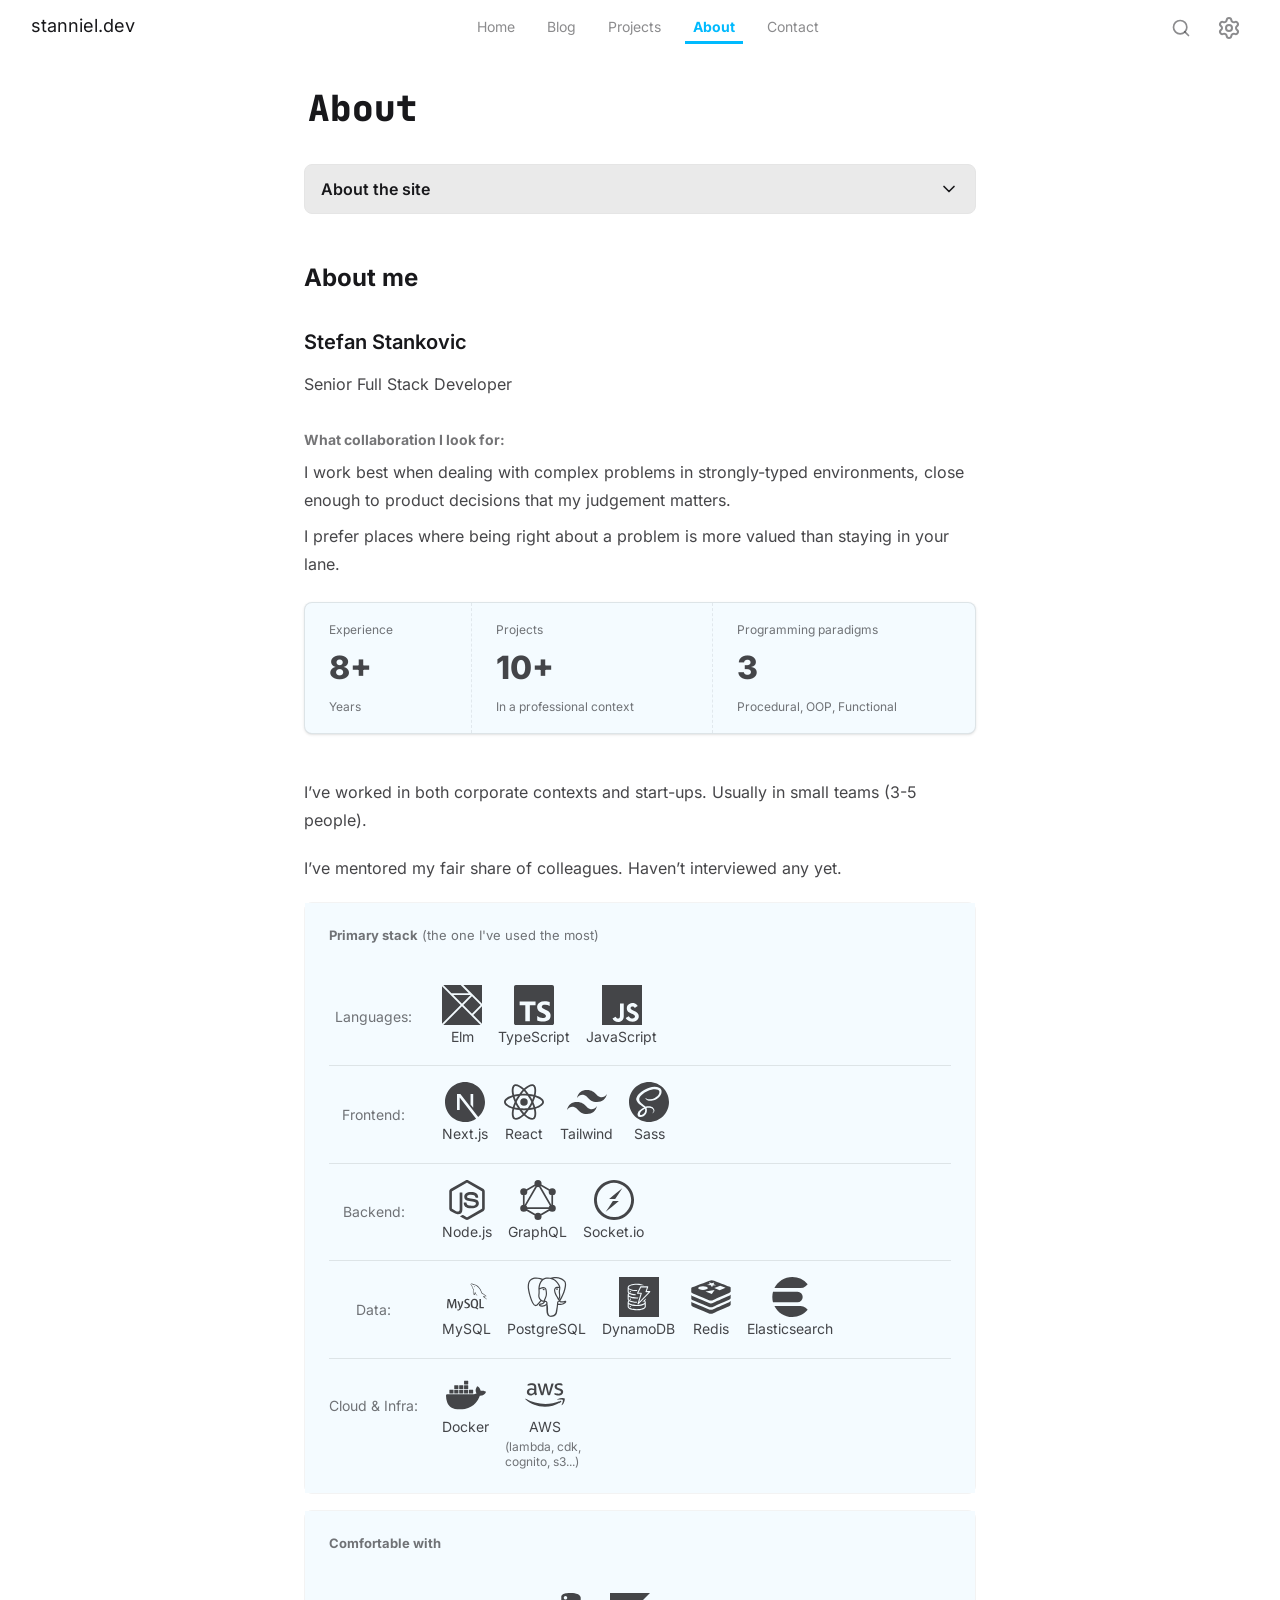
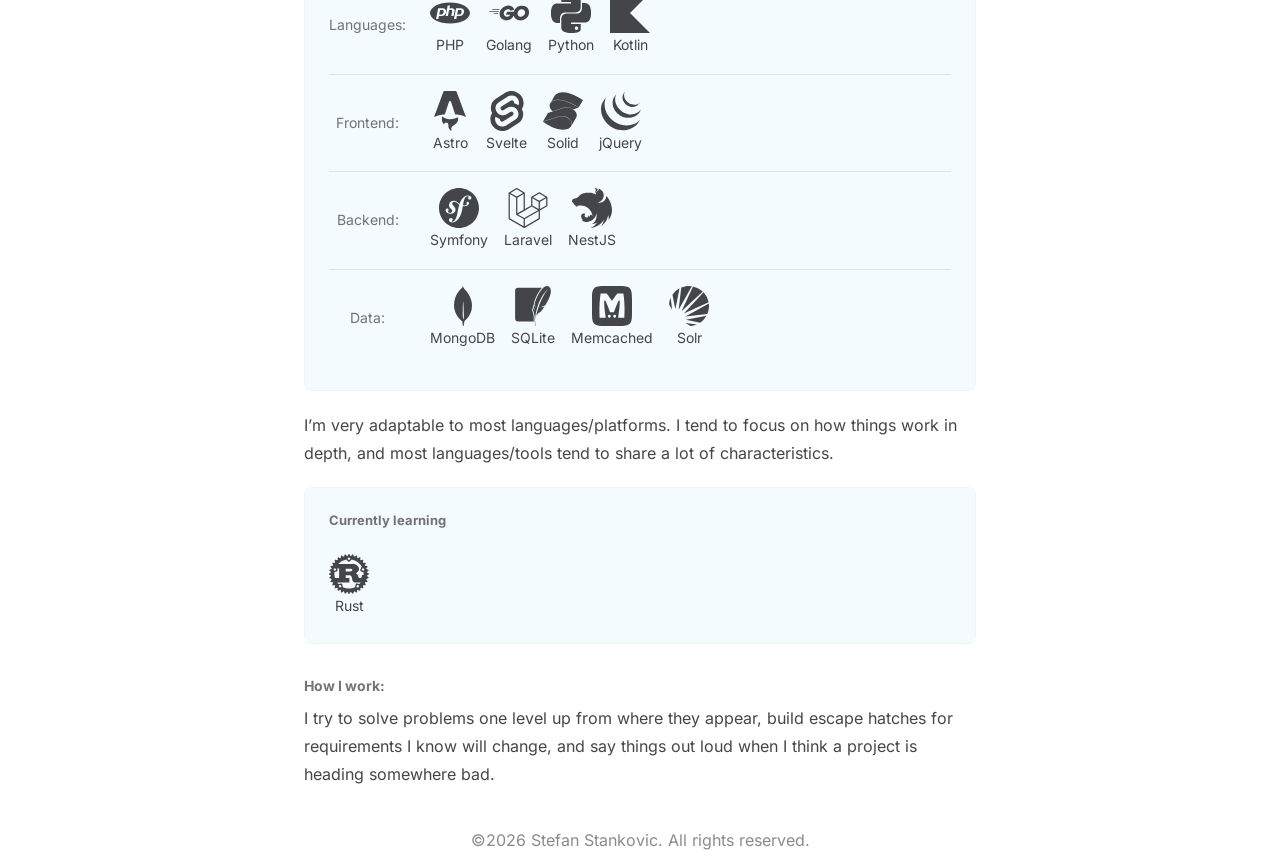
<file: about/index.html>
<!DOCTYPE html><html lang="en" class="overflow-y-auto min-h-dvh scrollbar-gutter-both" data-astro-transition-scope="astro-tyfwoq7n-1"> <head><!-- Global Metadata --><meta charset="utf-8"><meta name="viewport" content="width=device-width,initial-scale=1"><link rel="icon" href="data:image/svg+xml,<svg xmlns='http://www.w3.org/2000/svg' viewBox='0 0 100 100'><text y='0.9em' font-size='90'>💾</text></svg>"><link rel="sitemap" href="/sitemap-index.xml"><link rel="alternate" type="application/rss+xml" title="stanniel.dev" href="https://stanniel.dev/rss.xml"><meta name="generator" content="Astro v6.4.8"><!-- Fonts --><script data-astro-rerun>(function(){const ADAPTIVE_FONTS = {"atkinson":{"family":"Atkinson Hyperlegible Next Variable","url":"/fonts/atkinson-hyperlegible-next-latin-wght-normal.woff2","format":"woff2-variations","descriptors":{"weight":"200 800","style":"normal","display":"swap","sizeAdjust":"105%","unicodeRange":"U+0000-00FF,U+0131,U+0152-0153,U+02BB-02BC,U+02C6,U+02DA,U+02DC,U+0304,U+0308,U+0329,U+2000-206F,U+20AC,U+2122,U+2191,U+2193,U+2212,U+2215,U+FEFF,U+FFFD"}},"inter":{"family":"Inter Variable","url":"/fonts/inter-latin-wght-normal.woff2","format":"woff2-variations","descriptors":{"weight":"100 900","style":"normal","display":"swap","sizeAdjust":"100%","unicodeRange":"U+0000-00FF,U+0131,U+0152-0153,U+02BB-02BC,U+02C6,U+02DA,U+02DC,U+0304,U+0308,U+0329,U+2000-206F,U+20AC,U+2122,U+2191,U+2193,U+2212,U+2215,U+FEFF,U+FFFD"}}};

  /**
   * @type {import("../consts").FontManifest}
   */
  const fonts = ADAPTIVE_FONTS;

  (() => {
    const isDyslexic = localStorage.getItem("reader") === "a11y";
    const desiredFont = isDyslexic ? fonts.atkinson : fonts.inter;

    const link = document.createElement("link");
    link.rel = "preload";
    link.as = "font";
    link.type = "font/woff2";
    link.href = desiredFont.url;
    link.crossOrigin = "anonymous";

    const style = document.createElement("style");
    style.innerHTML = `
        @font-face {
          font-family: "${desiredFont.family}";
          src: url("${desiredFont.url}") format("${desiredFont.format}");
          font-weight: ${desiredFont.descriptors.weight};
          font-style: ${desiredFont.descriptors.style};
          font-display: ${desiredFont.descriptors.display};
          unicode-range: ${desiredFont.descriptors.unicodeRange};
          size-adjust: ${desiredFont.descriptors.sizeAdjust};
        }
      `;

    document.head.appendChild(link);
    document.head.appendChild(style);
  })();
})();</script><link rel="preload" href="/fonts/jetbrains-mono-latin-wght-normal.woff2" as="font" type="font/woff2" crossorigin><!-- Theme --><script data-astro-rerun>
  (() => {
    const savedTheme = localStorage.getItem("theme");
    if (savedTheme) {
      document.documentElement.setAttribute("data-theme", savedTheme);
    } else {
      document.documentElement.removeAttribute("data-theme");
    }
  })();
</script><!-- Canonical URL --><link rel="canonical" href="https://stanniel.dev/about/"><!-- Primary Meta Tags --><title>stanniel.dev</title><meta name="title" content="stanniel.dev"><meta name="description" content="A place to learn about the work of one developer, Stefan Stankovic"><!-- Open Graph / Facebook --><meta property="og:type" content="website"><meta property="og:url" content="https://stanniel.dev/about/"><meta property="og:title" content="stanniel.dev"><meta property="og:description" content="A place to learn about the work of one developer, Stefan Stankovic"><!-- Twitter --><meta property="twitter:card" content="summary"><meta property="twitter:url" content="https://stanniel.dev/about/"><meta property="twitter:title" content="stanniel.dev"><meta property="twitter:description" content="A place to learn about the work of one developer, Stefan Stankovic"><meta name="astro-view-transitions-enabled" content="true"><meta name="astro-view-transitions-fallback" content="animate"><script type="module" src="/_astro/ClientRouter.astro_astro_type_script_index_0_lang.CAqDO0tx.js"></script><style>[data-astro-cid-bthjkdla][data-wrapper]{display:inline-block;position:relative;padding:calc(var(--spacing) * 1)}h1[data-astro-cid-bthjkdla]{width:calc(var(--chars) * 1ch);margin:0}[data-astro-cid-bthjkdla][data-overlay]{position:absolute;inset:0;background:var(--color-base-100);animation:reveal var(--duration) steps(var(--chars)) forwards}[data-astro-cid-bthjkdla][data-cursor]{position:absolute;left:0;top:0;height:100%;width:calc(100% / var(--chars));background:currentColor;animation:blink 1s step-end var(--duration) 3 both}@media(prefers-reduced-motion:reduce){[data-astro-cid-bthjkdla][data-overlay]{display:none}}@keyframes reveal{to{transform:translate(100%)}}@keyframes blink{0%{opacity:1}50%,to{opacity:0}}
</style><link rel="stylesheet" href="/_astro/BaseLayout.BlACQEeP.css"><script type="module" src="/_astro/page.l0sNRNKZ.js"></script><style>[data-astro-transition-scope="astro-tyfwoq7n-1"] { view-transition-name: root; }@layer astro { ::view-transition-old(root) { animation: none; opacity: 0; mix-blend-mode: normal; }::view-transition-new(root) { animation: none; mix-blend-mode: normal; }::view-transition-group(root) { animation: none } }[data-astro-transition-fallback="old"] [data-astro-transition-scope="astro-tyfwoq7n-1"],
			[data-astro-transition-fallback="old"][data-astro-transition-scope="astro-tyfwoq7n-1"] { animation: none; mix-blend-mode: normal; }[data-astro-transition-fallback="new"] [data-astro-transition-scope="astro-tyfwoq7n-1"],
			[data-astro-transition-fallback="new"][data-astro-transition-scope="astro-tyfwoq7n-1"] { animation: none; mix-blend-mode: normal; }</style><style>[data-astro-transition-scope="astro-st455qfg-2"] { view-transition-name: main; }@layer astro { [data-astro-transition=top]::view-transition-old(main) { 
	animation-duration: 300ms;
	animation-timing-function: cubic-bezier(0.2, 0, 0, 1);
	animation-fill-mode: both;
	animation-name: slideOutBottom; }[data-astro-transition=top]::view-transition-new(main) { 
	animation-duration: 300ms;
	animation-timing-function: cubic-bezier(0.2, 0, 0, 1);
	animation-fill-mode: both;
	animation-name: slideInTop; }[data-astro-transition=right]::view-transition-old(main) { 
	animation-duration: 300ms;
	animation-timing-function: cubic-bezier(0.2, 0, 0, 1);
	animation-fill-mode: both;
	animation-name: slideOutLeft; }[data-astro-transition=right]::view-transition-new(main) { 
	animation-duration: 300ms;
	animation-timing-function: cubic-bezier(0.2, 0, 0, 1);
	animation-fill-mode: both;
	animation-name: slideInRight; }[data-astro-transition=bottom]::view-transition-old(main) { 
	animation-duration: 300ms;
	animation-timing-function: cubic-bezier(0.2, 0, 0, 1);
	animation-fill-mode: both;
	animation-name: slideOutTop; }[data-astro-transition=bottom]::view-transition-new(main) { 
	animation-duration: 300ms;
	animation-timing-function: cubic-bezier(0.2, 0, 0, 1);
	animation-fill-mode: both;
	animation-name: slideInBottom; }[data-astro-transition=left]::view-transition-old(main) { 
	animation-duration: 300ms;
	animation-timing-function: cubic-bezier(0.2, 0, 0, 1);
	animation-fill-mode: both;
	animation-name: slideOutRight; }[data-astro-transition=left]::view-transition-new(main) { 
	animation-duration: 300ms;
	animation-timing-function: cubic-bezier(0.2, 0, 0, 1);
	animation-fill-mode: both;
	animation-name: slideInLeft; }[data-astro-transition=bottom-right]::view-transition-old(main) { 
	animation-duration: 300ms;
	animation-timing-function: cubic-bezier(0.2, 0, 0, 1);
	animation-fill-mode: both;
	animation-name: slideOutTopLeft; }[data-astro-transition=bottom-right]::view-transition-new(main) { 
	animation-duration: 300ms;
	animation-timing-function: cubic-bezier(0.2, 0, 0, 1);
	animation-fill-mode: both;
	animation-name: slideInBottomRight; }[data-astro-transition=bottom-left]::view-transition-old(main) { 
	animation-duration: 300ms;
	animation-timing-function: cubic-bezier(0.2, 0, 0, 1);
	animation-fill-mode: both;
	animation-name: slideOutTopRight; }[data-astro-transition=bottom-left]::view-transition-new(main) { 
	animation-duration: 300ms;
	animation-timing-function: cubic-bezier(0.2, 0, 0, 1);
	animation-fill-mode: both;
	animation-name: slideInBottomLeft; }[data-astro-transition=top-right]::view-transition-old(main) { 
	animation-duration: 300ms;
	animation-timing-function: cubic-bezier(0.2, 0, 0, 1);
	animation-fill-mode: both;
	animation-name: slideOutBottomLeft; }[data-astro-transition=top-right]::view-transition-new(main) { 
	animation-duration: 300ms;
	animation-timing-function: cubic-bezier(0.2, 0, 0, 1);
	animation-fill-mode: both;
	animation-name: slideInTopRight; }[data-astro-transition=top-left]::view-transition-old(main) { 
	animation-duration: 300ms;
	animation-timing-function: cubic-bezier(0.2, 0, 0, 1);
	animation-fill-mode: both;
	animation-name: slideOutBottomRight; }[data-astro-transition=top-left]::view-transition-new(main) { 
	animation-duration: 300ms;
	animation-timing-function: cubic-bezier(0.2, 0, 0, 1);
	animation-fill-mode: both;
	animation-name: slideInTopLeft; }::view-transition-old(main) { 
	animation-duration: 300ms;
	animation-timing-function: cubic-bezier(0.2, 0, 0, 1);
	animation-fill-mode: both;
	animation-name: slideOutLeft; }::view-transition-new(main) { 
	animation-duration: 300ms;
	animation-timing-function: cubic-bezier(0.2, 0, 0, 1);
	animation-fill-mode: both;
	animation-name: slideInRight; }[data-astro-transition=back]::view-transition-old(main) { 
	animation-duration: 300ms;
	animation-timing-function: cubic-bezier(0.2, 0, 0, 1);
	animation-fill-mode: both;
	animation-name: slideOutRight; }[data-astro-transition=back]::view-transition-new(main) { 
	animation-duration: 300ms;
	animation-timing-function: cubic-bezier(0.2, 0, 0, 1);
	animation-fill-mode: both;
	animation-name: slideInLeft; } }[data-astro-transition=top][data-astro-transition-fallback="old"] [data-astro-transition-scope="astro-st455qfg-2"],
			[data-astro-transition=top][data-astro-transition-fallback="old"][data-astro-transition-scope="astro-st455qfg-2"] { 
	animation-duration: 300ms;
	animation-timing-function: cubic-bezier(0.2, 0, 0, 1);
	animation-fill-mode: both;
	animation-name: slideOutBottom; }[data-astro-transition=top][data-astro-transition-fallback="new"] [data-astro-transition-scope="astro-st455qfg-2"],
			[data-astro-transition=top][data-astro-transition-fallback="new"][data-astro-transition-scope="astro-st455qfg-2"] { 
	animation-duration: 300ms;
	animation-timing-function: cubic-bezier(0.2, 0, 0, 1);
	animation-fill-mode: both;
	animation-name: slideInTop; }[data-astro-transition=right][data-astro-transition-fallback="old"] [data-astro-transition-scope="astro-st455qfg-2"],
			[data-astro-transition=right][data-astro-transition-fallback="old"][data-astro-transition-scope="astro-st455qfg-2"] { 
	animation-duration: 300ms;
	animation-timing-function: cubic-bezier(0.2, 0, 0, 1);
	animation-fill-mode: both;
	animation-name: slideOutLeft; }[data-astro-transition=right][data-astro-transition-fallback="new"] [data-astro-transition-scope="astro-st455qfg-2"],
			[data-astro-transition=right][data-astro-transition-fallback="new"][data-astro-transition-scope="astro-st455qfg-2"] { 
	animation-duration: 300ms;
	animation-timing-function: cubic-bezier(0.2, 0, 0, 1);
	animation-fill-mode: both;
	animation-name: slideInRight; }[data-astro-transition=bottom][data-astro-transition-fallback="old"] [data-astro-transition-scope="astro-st455qfg-2"],
			[data-astro-transition=bottom][data-astro-transition-fallback="old"][data-astro-transition-scope="astro-st455qfg-2"] { 
	animation-duration: 300ms;
	animation-timing-function: cubic-bezier(0.2, 0, 0, 1);
	animation-fill-mode: both;
	animation-name: slideOutTop; }[data-astro-transition=bottom][data-astro-transition-fallback="new"] [data-astro-transition-scope="astro-st455qfg-2"],
			[data-astro-transition=bottom][data-astro-transition-fallback="new"][data-astro-transition-scope="astro-st455qfg-2"] { 
	animation-duration: 300ms;
	animation-timing-function: cubic-bezier(0.2, 0, 0, 1);
	animation-fill-mode: both;
	animation-name: slideInBottom; }[data-astro-transition=left][data-astro-transition-fallback="old"] [data-astro-transition-scope="astro-st455qfg-2"],
			[data-astro-transition=left][data-astro-transition-fallback="old"][data-astro-transition-scope="astro-st455qfg-2"] { 
	animation-duration: 300ms;
	animation-timing-function: cubic-bezier(0.2, 0, 0, 1);
	animation-fill-mode: both;
	animation-name: slideOutRight; }[data-astro-transition=left][data-astro-transition-fallback="new"] [data-astro-transition-scope="astro-st455qfg-2"],
			[data-astro-transition=left][data-astro-transition-fallback="new"][data-astro-transition-scope="astro-st455qfg-2"] { 
	animation-duration: 300ms;
	animation-timing-function: cubic-bezier(0.2, 0, 0, 1);
	animation-fill-mode: both;
	animation-name: slideInLeft; }[data-astro-transition=bottom-right][data-astro-transition-fallback="old"] [data-astro-transition-scope="astro-st455qfg-2"],
			[data-astro-transition=bottom-right][data-astro-transition-fallback="old"][data-astro-transition-scope="astro-st455qfg-2"] { 
	animation-duration: 300ms;
	animation-timing-function: cubic-bezier(0.2, 0, 0, 1);
	animation-fill-mode: both;
	animation-name: slideOutTopLeft; }[data-astro-transition=bottom-right][data-astro-transition-fallback="new"] [data-astro-transition-scope="astro-st455qfg-2"],
			[data-astro-transition=bottom-right][data-astro-transition-fallback="new"][data-astro-transition-scope="astro-st455qfg-2"] { 
	animation-duration: 300ms;
	animation-timing-function: cubic-bezier(0.2, 0, 0, 1);
	animation-fill-mode: both;
	animation-name: slideInBottomRight; }[data-astro-transition=bottom-left][data-astro-transition-fallback="old"] [data-astro-transition-scope="astro-st455qfg-2"],
			[data-astro-transition=bottom-left][data-astro-transition-fallback="old"][data-astro-transition-scope="astro-st455qfg-2"] { 
	animation-duration: 300ms;
	animation-timing-function: cubic-bezier(0.2, 0, 0, 1);
	animation-fill-mode: both;
	animation-name: slideOutTopRight; }[data-astro-transition=bottom-left][data-astro-transition-fallback="new"] [data-astro-transition-scope="astro-st455qfg-2"],
			[data-astro-transition=bottom-left][data-astro-transition-fallback="new"][data-astro-transition-scope="astro-st455qfg-2"] { 
	animation-duration: 300ms;
	animation-timing-function: cubic-bezier(0.2, 0, 0, 1);
	animation-fill-mode: both;
	animation-name: slideInBottomLeft; }[data-astro-transition=top-right][data-astro-transition-fallback="old"] [data-astro-transition-scope="astro-st455qfg-2"],
			[data-astro-transition=top-right][data-astro-transition-fallback="old"][data-astro-transition-scope="astro-st455qfg-2"] { 
	animation-duration: 300ms;
	animation-timing-function: cubic-bezier(0.2, 0, 0, 1);
	animation-fill-mode: both;
	animation-name: slideOutBottomLeft; }[data-astro-transition=top-right][data-astro-transition-fallback="new"] [data-astro-transition-scope="astro-st455qfg-2"],
			[data-astro-transition=top-right][data-astro-transition-fallback="new"][data-astro-transition-scope="astro-st455qfg-2"] { 
	animation-duration: 300ms;
	animation-timing-function: cubic-bezier(0.2, 0, 0, 1);
	animation-fill-mode: both;
	animation-name: slideInTopRight; }[data-astro-transition=top-left][data-astro-transition-fallback="old"] [data-astro-transition-scope="astro-st455qfg-2"],
			[data-astro-transition=top-left][data-astro-transition-fallback="old"][data-astro-transition-scope="astro-st455qfg-2"] { 
	animation-duration: 300ms;
	animation-timing-function: cubic-bezier(0.2, 0, 0, 1);
	animation-fill-mode: both;
	animation-name: slideOutBottomRight; }[data-astro-transition=top-left][data-astro-transition-fallback="new"] [data-astro-transition-scope="astro-st455qfg-2"],
			[data-astro-transition=top-left][data-astro-transition-fallback="new"][data-astro-transition-scope="astro-st455qfg-2"] { 
	animation-duration: 300ms;
	animation-timing-function: cubic-bezier(0.2, 0, 0, 1);
	animation-fill-mode: both;
	animation-name: slideInTopLeft; }[data-astro-transition-fallback="old"] [data-astro-transition-scope="astro-st455qfg-2"],
			[data-astro-transition-fallback="old"][data-astro-transition-scope="astro-st455qfg-2"] { 
	animation-duration: 300ms;
	animation-timing-function: cubic-bezier(0.2, 0, 0, 1);
	animation-fill-mode: both;
	animation-name: slideOutLeft; }[data-astro-transition-fallback="new"] [data-astro-transition-scope="astro-st455qfg-2"],
			[data-astro-transition-fallback="new"][data-astro-transition-scope="astro-st455qfg-2"] { 
	animation-duration: 300ms;
	animation-timing-function: cubic-bezier(0.2, 0, 0, 1);
	animation-fill-mode: both;
	animation-name: slideInRight; }[data-astro-transition=back][data-astro-transition-fallback="old"] [data-astro-transition-scope="astro-st455qfg-2"],
			[data-astro-transition=back][data-astro-transition-fallback="old"][data-astro-transition-scope="astro-st455qfg-2"] { 
	animation-duration: 300ms;
	animation-timing-function: cubic-bezier(0.2, 0, 0, 1);
	animation-fill-mode: both;
	animation-name: slideOutRight; }[data-astro-transition=back][data-astro-transition-fallback="new"] [data-astro-transition-scope="astro-st455qfg-2"],
			[data-astro-transition=back][data-astro-transition-fallback="new"][data-astro-transition-scope="astro-st455qfg-2"] { 
	animation-duration: 300ms;
	animation-timing-function: cubic-bezier(0.2, 0, 0, 1);
	animation-fill-mode: both;
	animation-name: slideInLeft; }</style><style>[data-astro-transition-scope="astro-sqkhhdtl-3"] { view-transition-name: nav-underline; }@layer astro { ::view-transition-old(nav-underline) { 
	animation-duration: 180ms;
	animation-timing-function: cubic-bezier(0.76, 0, 0.24, 1);
	animation-fill-mode: both;
	animation-name: astroFadeOut; }::view-transition-new(nav-underline) { 
	animation-duration: 180ms;
	animation-timing-function: cubic-bezier(0.76, 0, 0.24, 1);
	animation-fill-mode: both;
	animation-name: astroFadeIn; }[data-astro-transition=back]::view-transition-old(nav-underline) { 
	animation-duration: 180ms;
	animation-timing-function: cubic-bezier(0.76, 0, 0.24, 1);
	animation-fill-mode: both;
	animation-name: astroFadeOut; }[data-astro-transition=back]::view-transition-new(nav-underline) { 
	animation-duration: 180ms;
	animation-timing-function: cubic-bezier(0.76, 0, 0.24, 1);
	animation-fill-mode: both;
	animation-name: astroFadeIn; } }[data-astro-transition-fallback="old"] [data-astro-transition-scope="astro-sqkhhdtl-3"],
			[data-astro-transition-fallback="old"][data-astro-transition-scope="astro-sqkhhdtl-3"] { 
	animation-duration: 180ms;
	animation-timing-function: cubic-bezier(0.76, 0, 0.24, 1);
	animation-fill-mode: both;
	animation-name: astroFadeOut; }[data-astro-transition-fallback="new"] [data-astro-transition-scope="astro-sqkhhdtl-3"],
			[data-astro-transition-fallback="new"][data-astro-transition-scope="astro-sqkhhdtl-3"] { 
	animation-duration: 180ms;
	animation-timing-function: cubic-bezier(0.76, 0, 0.24, 1);
	animation-fill-mode: both;
	animation-name: astroFadeIn; }[data-astro-transition=back][data-astro-transition-fallback="old"] [data-astro-transition-scope="astro-sqkhhdtl-3"],
			[data-astro-transition=back][data-astro-transition-fallback="old"][data-astro-transition-scope="astro-sqkhhdtl-3"] { 
	animation-duration: 180ms;
	animation-timing-function: cubic-bezier(0.76, 0, 0.24, 1);
	animation-fill-mode: both;
	animation-name: astroFadeOut; }[data-astro-transition=back][data-astro-transition-fallback="new"] [data-astro-transition-scope="astro-sqkhhdtl-3"],
			[data-astro-transition=back][data-astro-transition-fallback="new"][data-astro-transition-scope="astro-sqkhhdtl-3"] { 
	animation-duration: 180ms;
	animation-timing-function: cubic-bezier(0.76, 0, 0.24, 1);
	animation-fill-mode: both;
	animation-name: astroFadeIn; }</style></head> <body class="min-h-dvh [--header-height:--spacing(13)] [--footer-height:--spacing(12)]"> <header id="main-header" class="h-(--header-height) sticky z-10 top-0 sm:px-4 sm:py-2 flex items-center justify-between gap-4 bg-base-100 group"> <a class="hidden sm:block focus-visible:outline-2 focus-visible:outline-current" href="/"> <h2 class="text-lg">stanniel.dev</h2> </a> <nav class="grid grid-cols-5 grid-rows-[repeat(2,minmax(0,auto))] md:flex gap-1 md:gap-4"> <a href="/" class="relative hover:text-base-content py-1 md:p-2 focus-visible:outline-2 outline-current outline-offset-4 grid grid-rows-subgrid grid-cols-1 row-span-2 text-center text-xs leading-2.75 sm:text-sm text-base-content/50"> <svg width="1em" height="1em" class="size-5 md:hidden self-center-safe justify-self-center-safe" data-icon="lucide:house">   <symbol id="ai:lucide:house" viewBox="0 0 24 24"><g fill="none" stroke="currentColor" stroke-linecap="round" stroke-linejoin="round" stroke-width="2"><path d="M15 21v-8a1 1 0 0 0-1-1h-4a1 1 0 0 0-1 1v8"/><path d="M3 10a2 2 0 0 1 .709-1.528l7-6a2 2 0 0 1 2.582 0l7 6A2 2 0 0 1 21 10v9a2 2 0 0 1-2 2H5a2 2 0 0 1-2-2z"/></g></symbol><use href="#ai:lucide:house"></use>  </svg> <span>Home</span>  <div data-key="gh" slot="after-link" class="absolute top-full min-w-full w-max pt-1 z-20 text-base-content pointer-events-none hidden group-data-[keybinds-filter='']:block group-data-[keybinds-filter^='g']:block"> <kbd class="kbd">g</kbd><kbd class="kbd">h</kbd> </div> </a><a href="/blog/" class="relative hover:text-base-content py-1 md:p-2 focus-visible:outline-2 outline-current outline-offset-4 grid grid-rows-subgrid grid-cols-1 row-span-2 text-center text-xs leading-2.75 sm:text-sm text-base-content/50"> <svg width="1em" height="1em" class="size-5 md:hidden self-center-safe justify-self-center-safe" data-icon="lucide:newspaper">   <symbol id="ai:lucide:newspaper" viewBox="0 0 24 24"><g fill="none" stroke="currentColor" stroke-linecap="round" stroke-linejoin="round" stroke-width="2"><path d="M15 18h-5m8-4h-8m-6 8h16a2 2 0 0 0 2-2V4a2 2 0 0 0-2-2H8a2 2 0 0 0-2 2v16a2 2 0 0 1-4 0v-9a2 2 0 0 1 2-2h2"/><rect width="8" height="4" x="10" y="6" rx="1"/></g></symbol><use href="#ai:lucide:newspaper"></use>  </svg> <span>Blog</span>  <div data-key="gb" slot="after-link" class="absolute top-full min-w-full w-max pt-1 z-20 text-base-content pointer-events-none hidden group-data-[keybinds-filter='']:block group-data-[keybinds-filter^='g']:block"> <kbd class="kbd">g</kbd><kbd class="kbd">b</kbd> </div> </a><a href="/projects/" class="relative hover:text-base-content py-1 md:p-2 focus-visible:outline-2 outline-current outline-offset-4 grid grid-rows-subgrid grid-cols-1 row-span-2 text-center text-xs leading-2.75 sm:text-sm text-base-content/50"> <svg width="1em" height="1em" class="size-5 md:hidden self-center-safe justify-self-center-safe" data-icon="lucide:book-text">   <symbol id="ai:lucide:book-text" viewBox="0 0 24 24"><path fill="none" stroke="currentColor" stroke-linecap="round" stroke-linejoin="round" stroke-width="2" d="M4 19.5v-15A2.5 2.5 0 0 1 6.5 2H19a1 1 0 0 1 1 1v18a1 1 0 0 1-1 1H6.5a1 1 0 0 1 0-5H20M8 11h8M8 7h6"/></symbol><use href="#ai:lucide:book-text"></use>  </svg> <span>Projects</span>  <div data-key="gp" slot="after-link" class="absolute top-full min-w-full w-max pt-1 z-20 text-base-content pointer-events-none hidden group-data-[keybinds-filter='']:block group-data-[keybinds-filter^='g']:block"> <kbd class="kbd">g</kbd><kbd class="kbd">p</kbd> </div> </a><a href="/about/" aria-current="page" class="relative hover:text-base-content py-1 md:p-2 focus-visible:outline-2 outline-current outline-offset-4 grid grid-rows-subgrid grid-cols-1 row-span-2 text-center text-xs leading-2.75 sm:text-sm text-info font-extrabold sm:font-bold pointer-events-none cursor-default"> <svg width="1em" height="1em" class="size-5 md:hidden self-center-safe justify-self-center-safe" data-icon="lucide:info">   <symbol id="ai:lucide:info" viewBox="0 0 24 24"><g fill="none" stroke="currentColor" stroke-linecap="round" stroke-linejoin="round" stroke-width="2"><circle cx="12" cy="12" r="10"/><path d="M12 16v-4m0-4h.01"/></g></symbol><use href="#ai:lucide:info"></use>  </svg> <span>About</span> <span class="absolute md:w-full md:h-0.75 -bottom-1 left-0 bg-current" data-astro-transition-scope="astro-sqkhhdtl-3"></span> <div data-key="ga" slot="after-link" class="absolute top-full min-w-full w-max pt-1 z-20 text-base-content pointer-events-none hidden group-data-[keybinds-filter='']:block group-data-[keybinds-filter^='g']:block"> <kbd class="kbd">g</kbd><kbd class="kbd">a</kbd> </div> </a><a href="/contact/" class="relative hover:text-base-content py-1 md:p-2 focus-visible:outline-2 outline-current outline-offset-4 grid grid-rows-subgrid grid-cols-1 row-span-2 text-center text-xs leading-2.75 sm:text-sm text-base-content/50"> <svg width="1em" height="1em" class="size-5 md:hidden self-center-safe justify-self-center-safe" data-icon="lucide:messages-square">   <symbol id="ai:lucide:messages-square" viewBox="0 0 24 24"><path fill="none" stroke="currentColor" stroke-linecap="round" stroke-linejoin="round" stroke-width="2" d="M16 10a2 2 0 0 1-2 2H6.828a2 2 0 0 0-1.414.586l-2.202 2.202A.71.71 0 0 1 2 14.286V4a2 2 0 0 1 2-2h10a2 2 0 0 1 2 2zm4-1a2 2 0 0 1 2 2v10.286a.71.71 0 0 1-1.212.502l-2.202-2.202A2 2 0 0 0 17.172 19H10a2 2 0 0 1-2-2v-1"/></symbol><use href="#ai:lucide:messages-square"></use>  </svg> <span>Contact</span>  <div data-key="gc" slot="after-link" class="absolute top-full min-w-full w-max pt-1 z-20 text-base-content pointer-events-none hidden group-data-[keybinds-filter='']:block group-data-[keybinds-filter^='g']:block"> <kbd class="kbd">g</kbd><kbd class="kbd">c</kbd> </div> </a> </nav> <div class="flex gap-2 justify-end h-full"> <div class="flex gap-4 h-full"> <button type="button" class="relative btn btn-ghost btn-circle text-base-content/50 hover:text-base-content focus-visible:outline-2 focus-visible:outline-current" id="search-dialog-trigger"> <svg width="1em" height="1em" class="size-5" data-icon="lucide:search">   <symbol id="ai:lucide:search" viewBox="0 0 24 24"><g fill="none" stroke="currentColor" stroke-linecap="round" stroke-linejoin="round" stroke-width="2"><path d="m21 21l-4.34-4.34"/><circle cx="11" cy="11" r="8"/></g></symbol><use href="#ai:lucide:search"></use>  </svg> <div data-key="/" class="absolute top-full w-full z-20 text-base-content pointer-events-none hidden group-data-[keybinds-filter='']:block"> <kbd class="kbd">/</kbd> </div> </button> <dialog closedby="any" id="search-dialog" class="m-4 mx-auto w-[min(100dvw,--spacing(128))] backdrop:bg-gray-950/40 shadow-2xl border border-base-300 bg-base-100 rounded-2xl"> <div data-search class="group/search"> <div class="p-4 max-h-dvh sm:max-h-[50dvh] astro-vkceynjc" data-astro-cid-vkceynjc> <!-- biome-ignore lint/a11y/noLabelWithoutControl: input is wrapped inside --> <label data-search-bar class="input w-full focus-within:outline-offset-0 outline-current" data-astro-cid-vkceynjc> <svg width="1em" height="1em" viewBox="0 0 24 24" class="size-5" data-astro-cid-vkceynjc="true" data-icon="lucide:search">   <use href="#ai:lucide:search"></use>  </svg> <input type="search" name="search" data-search-input class="grow" placeholder="Search" autocomplete="off" autocorrect="off" autocapitalize="off" spellcheck="false" data-search-input data-astro-cid-vkceynjc> </label> </div> <template data-search-result-template> <li> <a href="#top" class="block p-4 hover:bg-base-content/7 focus-visible:bg-base-content/7 focus-visible:outline-2 focus-visible:-outline-offset-4"> <span class="block text-sm font-semibold" data-search-result-title>Search result</span> <span data-search-result-excerpt></span> </a> </li> </template> <ul data-search-results class="peer text-xs text-base-content/70 max-h-full overflow-auto scrollbar-gutter-both"></ul> <div class="p-4 flex gap-3 group pointer-coarse:hidden"> <div class="flex gap-1"> <kbd class="kbd kbd-xs">Esc</kbd> <span class="text-base-content/50 text-xs">  <span class="relative"> <span class="visible opacity-100 group-has-[input:focus:not(:placeholder-shown)]/search:invisible group-has-[input:focus:not(:placeholder-shown)]/search:opacity-0">close</span> <span class="absolute inset-0 invisible opacity-0 group-has-[input:focus:not(:placeholder-shown)]/search:visible group-has-[input:focus:not(:placeholder-shown)]/search:opacity-100">clear</span> </span>  </span> </div> <div class="flex gap-1 invisible opacity-0 transition-[visibility,opacity] group-peer-focus-within:visible group-peer-focus-within:opacity-100 group-peer-has-[li_a]:visible group-peer-has-[li_a]:opacity-100"> <kbd class="kbd kbd-xs">↑↓</kbd> <span class="text-base-content/50 text-xs"> navigate </span> </div> <div class="flex gap-1 invisible opacity-0 transition-[visibility,opacity] group-peer-focus-within:visible group-peer-focus-within:opacity-100"> <kbd class="kbd kbd-xs">↵</kbd> <span class="text-base-content/50 text-xs"> select </span> </div> <div class="flex gap-1 invisible opacity-0 transition-[visibility,opacity] group-peer-focus-within:visible group-peer-focus-within:opacity-100"> <kbd class="kbd kbd-xs">/</kbd> <span class="text-base-content/50 text-xs"> search </span> </div> </div> </div> <script type="module" src="/_astro/Search.astro_astro_type_script_index_0_lang.CEaCKBGV.js"></script> </dialog> </div> <div class="flex gap-4 [anchor-name:--settings-anchor]"> <button type="button" id="reader-settings-dialog-trigger" class="relative btn btn-ghost btn-circle text-base-content/50 hover:text-base-content focus-visible:outline-2 focus-visible:outline-current"> <svg width="1em" height="1em" class="size-6" data-icon="lucide:settings">   <symbol id="ai:lucide:settings" viewBox="0 0 24 24"><g fill="none" stroke="currentColor" stroke-linecap="round" stroke-linejoin="round" stroke-width="2"><path d="M9.671 4.136a2.34 2.34 0 0 1 4.659 0a2.34 2.34 0 0 0 3.319 1.915a2.34 2.34 0 0 1 2.33 4.033a2.34 2.34 0 0 0 0 3.831a2.34 2.34 0 0 1-2.33 4.033a2.34 2.34 0 0 0-3.319 1.915a2.34 2.34 0 0 1-4.659 0a2.34 2.34 0 0 0-3.32-1.915a2.34 2.34 0 0 1-2.33-4.033a2.34 2.34 0 0 0 0-3.831A2.34 2.34 0 0 1 6.35 6.051a2.34 2.34 0 0 0 3.319-1.915"/><circle cx="12" cy="12" r="3"/></g></symbol><use href="#ai:lucide:settings"></use>  </svg> <div data-key="o" class="absolute top-full w-full z-20 text-base-content pointer-events-none hidden group-data-[keybinds-filter='']:block"> <kbd class="kbd">o</kbd> </div> </button> <dialog id="reader-settings-dialog" class="m-0 inset-auto [position-anchor:--settings-anchor] top-[anchor(bottom)] right-[anchor(right)] p-6 shadow-2xl border border-base-300 bg-base-100 rounded-2xl w-72"> <h3 class="text-xs font-bold uppercase tracking-widest opacity-50 mb-4">
Appearance
</h3> <div class="flex flex-col gap-2"> <p class="label">Color Palette</p> <select name="theme" class="select select-md select-accent" data-choose-theme> <option value="system">System Default</option> <option value="light">Default Light</option> <option value="dark">Default Dark</option> <option value="cupcake">Soft (Cupcake)</option> <option value="nord">Nordic Blue</option> <option value="retro">Retro Serif</option> </select> </div> <div class="divider"></div> <div class="flex flex-col gap-2"> <label class="label cursor-pointer flex gap-8"> <span class="label-text font-medium text-base">Accessibility Mode</span> <input type="checkbox" id="reader-toggle" class="toggle toggle-accent"> </label> <p class="text-xs opacity-60 mt-1 leading-tight">
Switches to Atkinson Hyperlegible and increases spacing.
</p> </div> </dialog> <script type="module">const d={atkinson:{family:"Atkinson Hyperlegible Next Variable",url:"/fonts/atkinson-hyperlegible-next-latin-wght-normal.woff2",format:"woff2-variations",descriptors:{weight:"200 800",style:"normal",display:"swap",sizeAdjust:"105%",unicodeRange:"U+0000-00FF,U+0131,U+0152-0153,U+02BB-02BC,U+02C6,U+02DA,U+02DC,U+0304,U+0308,U+0329,U+2000-206F,U+20AC,U+2122,U+2191,U+2193,U+2212,U+2215,U+FEFF,U+FFFD"}},inter:{family:"Inter Variable",url:"/fonts/inter-latin-wght-normal.woff2",format:"woff2-variations",descriptors:{weight:"100 900",style:"normal",display:"swap",sizeAdjust:"100%",unicodeRange:"U+0000-00FF,U+0131,U+0152-0153,U+02BB-02BC,U+02C6,U+02DA,U+02DC,U+0304,U+0308,U+0329,U+2000-206F,U+20AC,U+2122,U+2191,U+2193,U+2212,U+2215,U+FEFF,U+FFFD"}}},s=t=>{const e=d[t];if(Array.from(document.fonts).some(a=>a.family===e.family&&a.status==="loaded"))return;new FontFace(e.family,`url("${e.url}") format("${e.format}")`,e.descriptors).load().then(a=>document.fonts.add(a))},l=()=>{const t=document.documentElement,e=document.querySelector("[data-choose-theme]"),o=document.querySelector("#reader-toggle"),n=localStorage.getItem("theme"),a=localStorage.getItem("reader")||"default";e&&(e.value=n||"system",e.addEventListener("change",function(){const r=this.value;r!=="system"?(t.setAttribute("data-theme",r),localStorage.setItem("theme",r)):(t.removeAttribute("data-theme"),localStorage.removeItem("theme"))})),o&&(o.checked=a==="a11y",o.addEventListener("change",function(){this.checked?(s("atkinson"),t.setAttribute("data-reader","a11y"),localStorage.setItem("reader","a11y")):(s("inter"),t.removeAttribute("data-reader"),localStorage.removeItem("reader"))}))};document.addEventListener("astro:page-load",()=>{l()});</script> </div> </div>    </header> <script type="module" src="/_astro/Header.astro_astro_type_script_index_0_lang.C6O4INp2.js"></script> <main class="min-h-[calc(100dvh-var(--header-height,0)-var(--footer-height,0))]" data-astro-transition-scope="astro-st455qfg-2">  <div class="prose prose-custom max-w-none flex flex-col items-center px-6"> <article class="relative max-w-2xl w-full mx-auto py-8" data-pagefind-body> <div data-wrapper style="--chars:5;--duration:0.5s" class="astro-bthjkdla" data-astro-cid-bthjkdla> <h1 class="font-mono whitespace-nowrap" data-astro-cid-bthjkdla> About </h1> <div data-overlay data-astro-cid-bthjkdla> <div data-cursor data-astro-cid-bthjkdla></div> </div> </div> <div class="pt-8"> <section>
<div data-collapse class="alert alert-soft text-base flex flex-col items-stretch gap-0 p-0"> <!-- biome-ignore lint/a11y/noLabelWithoutControl: input is wrapped inside --> <label class="flex items-center justify-between rounded-lg font-semibold w-full cursor-pointer px-4 py-3 select-none peer focus-within:outline-2 focus-within:outline-current focus-within:outline-offset-2">About the site <input type="checkbox" class="sr-only peer"> <svg width="1em" height="1em" class="size-5 transition-transform peer-checked:rotate-180 shrink-0" data-icon="lucide:chevron-down">   <symbol id="ai:lucide:chevron-down" viewBox="0 0 24 24"><path fill="none" stroke="currentColor" stroke-linecap="round" stroke-linejoin="round" stroke-width="2" d="m6 9l6 6l6-6"/></symbol><use href="#ai:lucide:chevron-down"></use>  </svg> </label> <div class="transition-[grid-template-rows,visibility] grid grid-rows-[0fr] invisible peer-has-checked:grid-rows-[1fr] peer-has-checked:visible"> <div class="overflow-clip min-h-0 px-8"> <p>This static site was made using:</p><ul>
<li><a href="https://astro.build/">Astro</a> - the framework / <a href="https://en.wikipedia.org/wiki/Static_site_generator">SSG</a></li>
<li><a href="https://tailwindcss.com/">TailwindCSS</a> - the style system</li>
<li><a href="https://daisyui.com/">DaisyUI</a> - the themes and some components</li>
<li><a href="https://mdxjs.com/">MDX</a> - markdown that allows custom elements within</li>
<li><a href="https://expressive-code.com/">Expressive Code</a> - code block styles and extra features</li>
<li><a href="https://pagefind.app/">pagefind</a> - site search</li>
<li><a href="https://www.typescriptlang.org/">TypeScript</a></li>
</ul><p>Everything else:</p><ul>
<li>multi-animation sequence on the home page with skip/replay</li>
<li>blog scroll progress bar</li>
<li>table of contents with highlights of currently visible sections</li>
<li>reading options (theme switcher + font switch)</li>
<li>keybinds</li>
</ul><p>is hand made.</p> </div> </div> </div>
</section><section id="about-me"><h2 id="about-me">About me</h2>
</section><section id="stefan-stankovic"><h3 id="stefan-stankovic">Stefan Stankovic</h3>
<p>Senior Full Stack Developer</p>
<div class="not-prose mt-8 flex flex-col gap-2"><span class="text-sm text-base-content/60 font-bold"><p>What collaboration I look for:</p></span><span><p>I work best when dealing with complex problems in strongly-typed
environments, close enough to product decisions that my judgement
matters.</p></span><span><p>I prefer places where being right about a problem is more valued
than staying in your lane.</p></span></div>
<div class="not-prose stats stats-vertical sm:stats-horizontal shadow border border-base-content/10 w-full my-6 bg-[color-mix(in_oklab,var(--color-info)_6%,var(--color-base-100))]"> <div class="stat"> <div class="stat-figure text-secondary"></div> <div class="stat-title">Experience</div> <div class="stat-value">8+</div> <div class="stat-desc">Years</div> </div> <div class="stat"> <div class="stat-figure text-secondary"></div> <div class="stat-title">Projects</div> <div class="stat-value">10+</div> <div class="stat-desc">In a professional context</div> </div> <div class="stat"> <div class="stat-figure text-secondary"></div> <div class="stat-title">Programming paradigms</div> <div class="stat-value">3</div> <div class="stat-desc">Procedural, OOP, Functional</div> </div> </div>
<p>I’ve worked in both corporate contexts and start-ups. Usually in small teams (3-5 people).</p>
<p>I’ve mentored my fair share of colleagues. Haven’t interviewed any yet.</p>
<div class="not-prose card border border-base-content/5 my-4"> <div class="card-body gap-2 sm:gap-6 fill-current bg-[color-mix(in_oklab,var(--color-info)_6%,var(--color-base-100))]"> <span class="[font-size:--spacing(3.25)] leading-snug text-base-content/60"> <strong>Primary stack</strong>
(the one I've used the most)
</span> <div class="grid grid-cols-[auto_1fr] place-items-center divide-y divide-base-content/10"> <div class="flex flex-col w-full sm:grid sm:grid-cols-subgrid col-span-full sm:place-items-center py-4 sm:gap-6"> <span class="text-xs sm:text-sm text-base-content/60 pb-4 sm:pb-0">Languages:</span> <div class="flex flex-wrap w-full gap-4"> <div class="flex flex-col items-center justify-center"> <svg class="size-7 sm:size-10" viewBox="0 0 24 24" role="img" xmlns="http://www.w3.org/2000/svg" aria-hidden="true"> <path d="M23.986 12.806V23.2l-5.197-5.197zM6.796 6.01H17.19l-5.197 5.197zm9.275-1.12H5.677L.8.015h10.394zm7.116 7.117L17.99 6.81l-5.197 5.197 5.197 5.197zm.813-.813L12.806 0H24zM0 23.2V.813l11.194 11.194zm23.187.8H.8l11.193-11.194Z"></path> </svg> <span>Elm</span> </div> <div class="flex flex-col items-center justify-center"> <svg class="size-7 sm:size-10" role="img" viewBox="0 0 24 24" xmlns="http://www.w3.org/2000/svg" aria-hidden="true"> <path d="M1.125 0C.502 0 0 .502 0 1.125v21.75C0 23.498.502 24 1.125 24h21.75c.623 0 1.125-.502 1.125-1.125V1.125C24 .502 23.498 0 22.875 0zm17.363 9.75c.612 0 1.154.037 1.627.111a6.38 6.38 0 0 1 1.306.34v2.458a3.95 3.95 0 0 0-.643-.361 5.093 5.093 0 0 0-.717-.26 5.453 5.453 0 0 0-1.426-.2c-.3 0-.573.028-.819.086a2.1 2.1 0 0 0-.623.242c-.17.104-.3.229-.393.374a.888.888 0 0 0-.14.49c0 .196.053.373.156.529.104.156.252.304.443.444s.423.276.696.41c.273.135.582.274.926.416.47.197.892.407 1.266.628.374.222.695.473.963.753.268.279.472.598.614.957.142.359.214.776.214 1.253 0 .657-.125 1.21-.373 1.656a3.033 3.033 0 0 1-1.012 1.085 4.38 4.38 0 0 1-1.487.596c-.566.12-1.163.18-1.79.18a9.916 9.916 0 0 1-1.84-.164 5.544 5.544 0 0 1-1.512-.493v-2.63a5.033 5.033 0 0 0 3.237 1.2c.333 0 .624-.03.872-.09.249-.06.456-.144.623-.25.166-.108.29-.234.373-.38a1.023 1.023 0 0 0-.074-1.089 2.12 2.12 0 0 0-.537-.5 5.597 5.597 0 0 0-.807-.444 27.72 27.72 0 0 0-1.007-.436c-.918-.383-1.602-.852-2.053-1.405-.45-.553-.676-1.222-.676-2.005 0-.614.123-1.141.369-1.582.246-.441.58-.804 1.004-1.089a4.494 4.494 0 0 1 1.47-.629 7.536 7.536 0 0 1 1.77-.201zm-15.113.188h9.563v2.166H9.506v9.646H6.789v-9.646H3.375z"></path> </svg>
TypeScript
</div> <div class="flex flex-col items-center justify-center"> <svg class="size-7 sm:size-10" role="img" viewBox="0 0 24 24" xmlns="http://www.w3.org/2000/svg" aria-hidden="true"> <path d="M0 0h24v24H0V0zm22.034 18.276c-.175-1.095-.888-2.015-3.003-2.873-.736-.345-1.554-.585-1.797-1.14-.091-.33-.105-.51-.046-.705.15-.646.915-.84 1.515-.66.39.12.75.42.976.9 1.034-.676 1.034-.676 1.755-1.125-.27-.42-.404-.601-.586-.78-.63-.705-1.469-1.065-2.834-1.034l-.705.089c-.676.165-1.32.525-1.71 1.005-1.14 1.291-.811 3.541.569 4.471 1.365 1.02 3.361 1.244 3.616 2.205.24 1.17-.87 1.545-1.966 1.41-.811-.18-1.26-.586-1.755-1.336l-1.83 1.051c.21.48.45.689.81 1.109 1.74 1.756 6.09 1.666 6.871-1.004.029-.09.24-.705.074-1.65l.046.067zm-8.983-7.245h-2.248c0 1.938-.009 3.864-.009 5.805 0 1.232.063 2.363-.138 2.711-.33.689-1.18.601-1.566.48-.396-.196-.597-.466-.83-.855-.063-.105-.11-.196-.127-.196l-1.825 1.125c.305.63.75 1.172 1.324 1.517.855.51 2.004.675 3.207.405.783-.226 1.458-.691 1.811-1.411.51-.93.402-2.07.397-3.346.012-2.054 0-4.109 0-6.179l.004-.056z"></path> </svg>
JavaScript
</div> </div> </div> <div class="flex flex-col w-full sm:grid sm:grid-cols-subgrid col-span-full sm:place-items-center py-4 sm:gap-6"> <span class="max-w-[10ch] text-xs sm:text-sm text-base-content/60 pb-4 sm:pb-0">
Frontend:
</span> <div class="flex flex-wrap w-full gap-4"> <div class="flex flex-col items-center justify-center"> <svg class="size-7 sm:size-10" role="img" viewBox="0 0 24 24" xmlns="http://www.w3.org/2000/svg" aria-hidden="true"> <path d="M18.665 21.978C16.758 23.255 14.465 24 12 24 5.377 24 0 18.623 0 12S5.377 0 12 0s12 5.377 12 12c0 3.583-1.574 6.801-4.067 9.001L9.219 7.2H7.2v9.596h1.615V9.251l9.85 12.727Zm-3.332-8.533 1.6 2.061V7.2h-1.6v6.245Z"></path> </svg>
Next.js
</div> <div class="flex flex-col items-center justify-center"> <svg class="size-7 sm:size-10" role="img" viewBox="0 0 24 24" xmlns="http://www.w3.org/2000/svg" aria-hidden="true"> <path d="M14.23 12.004a2.236 2.236 0 0 1-2.235 2.236 2.236 2.236 0 0 1-2.236-2.236 2.236 2.236 0 0 1 2.235-2.236 2.236 2.236 0 0 1 2.236 2.236zm2.648-10.69c-1.346 0-3.107.96-4.888 2.622-1.78-1.653-3.542-2.602-4.887-2.602-.41 0-.783.093-1.106.278-1.375.793-1.683 3.264-.973 6.365C1.98 8.917 0 10.42 0 12.004c0 1.59 1.99 3.097 5.043 4.03-.704 3.113-.39 5.588.988 6.38.32.187.69.275 1.102.275 1.345 0 3.107-.96 4.888-2.624 1.78 1.654 3.542 2.603 4.887 2.603.41 0 .783-.09 1.106-.275 1.374-.792 1.683-3.263.973-6.365C22.02 15.096 24 13.59 24 12.004c0-1.59-1.99-3.097-5.043-4.032.704-3.11.39-5.587-.988-6.38-.318-.184-.688-.277-1.092-.278zm-.005 1.09v.006c.225 0 .406.044.558.127.666.382.955 1.835.73 3.704-.054.46-.142.945-.25 1.44-.96-.236-2.006-.417-3.107-.534-.66-.905-1.345-1.727-2.035-2.447 1.592-1.48 3.087-2.292 4.105-2.295zm-9.77.02c1.012 0 2.514.808 4.11 2.28-.686.72-1.37 1.537-2.02 2.442-1.107.117-2.154.298-3.113.538-.112-.49-.195-.964-.254-1.42-.23-1.868.054-3.32.714-3.707.19-.09.4-.127.563-.132zm4.882 3.05c.455.468.91.992 1.36 1.564-.44-.02-.89-.034-1.345-.034-.46 0-.915.01-1.36.034.44-.572.895-1.096 1.345-1.565zM12 8.1c.74 0 1.477.034 2.202.093.406.582.802 1.203 1.183 1.86.372.64.71 1.29 1.018 1.946-.308.655-.646 1.31-1.013 1.95-.38.66-.773 1.288-1.18 1.87-.728.063-1.466.098-2.21.098-.74 0-1.477-.035-2.202-.093-.406-.582-.802-1.204-1.183-1.86-.372-.64-.71-1.29-1.018-1.946.303-.657.646-1.313 1.013-1.954.38-.66.773-1.286 1.18-1.868.728-.064 1.466-.098 2.21-.098zm-3.635.254c-.24.377-.48.763-.704 1.16-.225.39-.435.782-.635 1.174-.265-.656-.49-1.31-.676-1.947.64-.15 1.315-.283 2.015-.386zm7.26 0c.695.103 1.365.23 2.006.387-.18.632-.405 1.282-.66 1.933-.2-.39-.41-.783-.64-1.174-.225-.392-.465-.774-.705-1.146zm3.063.675c.484.15.944.317 1.375.498 1.732.74 2.852 1.708 2.852 2.476-.005.768-1.125 1.74-2.857 2.475-.42.18-.88.342-1.355.493-.28-.958-.646-1.956-1.1-2.98.45-1.017.81-2.01 1.085-2.964zm-13.395.004c.278.96.645 1.957 1.1 2.98-.45 1.017-.812 2.01-1.086 2.964-.484-.15-.944-.318-1.37-.5-1.732-.737-2.852-1.706-2.852-2.474 0-.768 1.12-1.742 2.852-2.476.42-.18.88-.342 1.356-.494zm11.678 4.28c.265.657.49 1.312.676 1.948-.64.157-1.316.29-2.016.39.24-.375.48-.762.705-1.158.225-.39.435-.788.636-1.18zm-9.945.02c.2.392.41.783.64 1.175.23.39.465.772.705 1.143-.695-.102-1.365-.23-2.006-.386.18-.63.406-1.282.66-1.933zM17.92 16.32c.112.493.2.968.254 1.423.23 1.868-.054 3.32-.714 3.708-.147.09-.338.128-.563.128-1.012 0-2.514-.807-4.11-2.28.686-.72 1.37-1.536 2.02-2.44 1.107-.118 2.154-.3 3.113-.54zm-11.83.01c.96.234 2.006.415 3.107.532.66.905 1.345 1.727 2.035 2.446-1.595 1.483-3.092 2.295-4.11 2.295-.22-.005-.406-.05-.553-.132-.666-.38-.955-1.834-.73-3.703.054-.46.142-.944.25-1.438zm4.56.64c.44.02.89.034 1.345.034.46 0 .915-.01 1.36-.034-.44.572-.895 1.095-1.345 1.565-.455-.47-.91-.993-1.36-1.565z"></path> </svg>
React
</div> <div class="flex flex-col items-center justify-center"> <svg class="size-7 sm:size-10" role="img" viewBox="0 0 24 24" xmlns="http://www.w3.org/2000/svg" aria-hidden="true"> <path d="M12.001,4.8c-3.2,0-5.2,1.6-6,4.8c1.2-1.6,2.6-2.2,4.2-1.8c0.913,0.228,1.565,0.89,2.288,1.624 C13.666,10.618,15.027,12,18.001,12c3.2,0,5.2-1.6,6-4.8c-1.2,1.6-2.6,2.2-4.2,1.8c-0.913-0.228-1.565-0.89-2.288-1.624 C16.337,6.182,14.976,4.8,12.001,4.8z M6.001,12c-3.2,0-5.2,1.6-6,4.8c1.2-1.6,2.6-2.2,4.2-1.8c0.913,0.228,1.565,0.89,2.288,1.624 c1.177,1.194,2.538,2.576,5.512,2.576c3.2,0,5.2-1.6,6-4.8c-1.2,1.6-2.6,2.2-4.2,1.8c-0.913-0.228-1.565-0.89-2.288-1.624 C10.337,13.382,8.976,12,6.001,12z"></path> </svg> <span>Tailwind</span> </div> <div class="flex flex-col items-center justify-center"> <svg class="size-7 sm:size-10" role="img" viewBox="0 0 24 24" xmlns="http://www.w3.org/2000/svg" aria-hidden="true"> <path d="M12 0c6.627 0 12 5.373 12 12s-5.373 12-12 12S0 18.627 0 12 5.373 0 12 0zM9.615 15.998c.175.645.156 1.248-.024 1.792l-.065.18c-.024.061-.052.12-.078.176-.14.29-.326.56-.555.81-.698.759-1.672 1.047-2.09.805-.45-.262-.226-1.335.584-2.19.871-.918 2.12-1.509 2.12-1.509v-.003l.108-.061zm9.911-10.861c-.542-2.133-4.077-2.834-7.422-1.645-1.989.707-4.144 1.818-5.693 3.267C4.568 8.48 4.275 9.98 4.396 10.607c.427 2.211 3.457 3.657 4.703 4.73v.006c-.367.18-3.056 1.529-3.686 2.925-.675 1.47.105 2.521.615 2.655 1.575.436 3.195-.36 4.065-1.649.84-1.261.766-2.881.404-3.676.496-.135 1.08-.195 1.83-.104 2.101.24 2.521 1.56 2.43 2.1-.09.539-.523.854-.674.944-.15.091-.195.12-.181.181.015.09.091.09.21.075.165-.03 1.096-.45 1.141-1.471.045-1.29-1.186-2.729-3.375-2.7-.9.016-1.471.091-1.875.256-.03-.045-.061-.075-.105-.105-1.35-1.455-3.855-2.475-3.75-4.41.03-.705.285-2.564 4.8-4.814 3.705-1.846 6.661-1.335 7.171-.21.733 1.604-1.576 4.59-5.431 5.024-1.47.165-2.235-.404-2.431-.615-.209-.225-.239-.24-.314-.194-.12.06-.045.255 0 .375.12.3.585.825 1.396 1.095.704.225 2.43.359 4.5-.45 2.324-.899 4.139-3.405 3.614-5.505l.073.067z"></path> </svg> <span>Sass</span> </div> </div> </div> <div class="flex flex-col w-full sm:grid sm:grid-cols-subgrid col-span-full sm:place-items-center py-4 sm:gap-6"> <span class="text-xs sm:text-sm text-base-content/60 pb-4 sm:pb-0">Backend:</span> <div class="flex flex-wrap w-full gap-4"> <div class="flex flex-col items-center justify-center"> <svg class="size-7 sm:size-10" role="img" viewBox="0 0 24 24" xmlns="http://www.w3.org/2000/svg" aria-hidden="true"> <path d="M11.998,24c-0.321,0-0.641-0.084-0.922-0.247l-2.936-1.737c-0.438-0.245-0.224-0.332-0.08-0.383 c0.585-0.203,0.703-0.25,1.328-0.604c0.065-0.037,0.151-0.023,0.218,0.017l2.256,1.339c0.082,0.045,0.197,0.045,0.272,0l8.795-5.076 c0.082-0.047,0.134-0.141,0.134-0.238V6.921c0-0.099-0.053-0.192-0.137-0.242l-8.791-5.072c-0.081-0.047-0.189-0.047-0.271,0 L3.075,6.68C2.99,6.729,2.936,6.825,2.936,6.921v10.15c0,0.097,0.054,0.189,0.139,0.235l2.409,1.392 c1.307,0.654,2.108-0.116,2.108-0.89V7.787c0-0.142,0.114-0.253,0.256-0.253h1.115c0.139,0,0.255,0.112,0.255,0.253v10.021 c0,1.745-0.95,2.745-2.604,2.745c-0.508,0-0.909,0-2.026-0.551L2.28,18.675c-0.57-0.329-0.922-0.945-0.922-1.604V6.921 c0-0.659,0.353-1.275,0.922-1.603l8.795-5.082c0.557-0.315,1.296-0.315,1.848,0l8.794,5.082c0.57,0.329,0.924,0.944,0.924,1.603 v10.15c0,0.659-0.354,1.273-0.924,1.604l-8.794,5.078C12.643,23.916,12.324,24,11.998,24z M19.099,13.993 c0-1.9-1.284-2.406-3.987-2.763c-2.731-0.361-3.009-0.548-3.009-1.187c0-0.528,0.235-1.233,2.258-1.233 c1.807,0,2.473,0.389,2.747,1.607c0.024,0.115,0.129,0.199,0.247,0.199h1.141c0.071,0,0.138-0.031,0.186-0.081 c0.048-0.054,0.074-0.123,0.067-0.196c-0.177-2.098-1.571-3.076-4.388-3.076c-2.508,0-4.004,1.058-4.004,2.833 c0,1.925,1.488,2.457,3.895,2.695c2.88,0.282,3.103,0.703,3.103,1.269c0,0.983-0.789,1.402-2.642,1.402 c-2.327,0-2.839-0.584-3.011-1.742c-0.02-0.124-0.126-0.215-0.253-0.215h-1.137c-0.141,0-0.254,0.112-0.254,0.253 c0,1.482,0.806,3.248,4.655,3.248C17.501,17.007,19.099,15.91,19.099,13.993z"></path> </svg>
Node.js
</div> <div class="flex flex-col items-center justify-center"> <svg class="size-7 sm:size-10" role="img" viewBox="0 0 24 24" xmlns="http://www.w3.org/2000/svg" aria-hidden="true"> <path d="M12.002 0a2.138 2.138 0 1 0 0 4.277 2.138 2.138 0 1 0 0-4.277zm8.54 4.931a2.138 2.138 0 1 0 0 4.277 2.138 2.138 0 1 0 0-4.277zm0 9.862a2.138 2.138 0 1 0 0 4.277 2.138 2.138 0 1 0 0-4.277zm-8.54 4.931a2.138 2.138 0 1 0 0 4.276 2.138 2.138 0 1 0 0-4.276zm-8.542-4.93a2.138 2.138 0 1 0 0 4.276 2.138 2.138 0 1 0 0-4.277zm0-9.863a2.138 2.138 0 1 0 0 4.277 2.138 2.138 0 1 0 0-4.277zm8.542-3.378L2.953 6.777v10.448l9.049 5.224 9.047-5.224V6.777zm0 1.601 7.66 13.27H4.34zm-1.387.371L3.97 15.037V7.363zm2.774 0 6.646 3.838v7.674zM5.355 17.44h13.293l-6.646 3.836z"></path> </svg>
GraphQL
</div> <div class="flex flex-col items-center justify-center"> <svg class="size-7 sm:size-10" role="img" viewBox="0 0 24 24" xmlns="http://www.w3.org/2000/svg" aria-hidden="true"> <path d="M11.9362.0137a12.1694 12.1694 0 00-2.9748.378C4.2816 1.5547.5678 5.7944.0918 10.6012c-.59 4.5488 1.7079 9.2856 5.6437 11.6345 3.8608 2.4179 9.0926 2.3199 12.8734-.223 3.3969-2.206 5.5118-6.2277 5.3858-10.2845-.058-4.0159-2.31-7.9167-5.7588-9.9796C16.354.5876 14.1431.0047 11.9362.0137zm-.063 1.696c4.9448-.007 9.7886 3.8137 10.2815 8.9245.945 5.6597-3.7528 11.4125-9.4875 11.5795-5.4538.544-10.7245-4.0798-10.8795-9.5566-.407-4.4338 2.5159-8.8346 6.6977-10.2995a9.1126 9.1126 0 013.3878-.647zm5.0908 3.2248c-2.6869 2.0849-5.2598 4.3078-7.8886 6.4567 1.2029.017 2.4118.016 3.6208.01 1.41-2.165 2.8589-4.3008 4.2678-6.4667zm-5.6647 7.6536c-1.41 2.166-2.86 4.3088-4.2699 6.4737 2.693-2.0799 5.2548-4.3198 7.9017-6.4557a255.4132 255.4132 0 00-3.6318-.018z"></path> </svg> <span>Socket.io</span> </div> </div> </div> <div class="flex flex-col w-full sm:grid sm:grid-cols-subgrid col-span-full sm:place-items-center py-4 sm:gap-6"> <span class="text-xs sm:text-sm text-base-content/60 pb-4 sm:pb-0">Data:</span> <div class="flex flex-wrap w-full gap-4"> <div class="flex flex-col items-center justify-center"> <svg class="size-7 sm:size-10" role="img" viewBox="0 0 24 24" xmlns="http://www.w3.org/2000/svg" aria-hidden="true"> <path d="M16.405 5.501c-.115 0-.193.014-.274.033v.013h.014c.054.104.146.18.214.273.054.107.1.214.154.32l.014-.015c.094-.066.14-.172.14-.333-.04-.047-.046-.094-.08-.14-.04-.067-.126-.1-.18-.153zM5.77 18.695h-.927a50.854 50.854 0 00-.27-4.41h-.008l-1.41 4.41H2.45l-1.4-4.41h-.01a72.892 72.892 0 00-.195 4.41H0c.055-1.966.192-3.81.41-5.53h1.15l1.335 4.064h.008l1.347-4.064h1.095c.242 2.015.384 3.86.428 5.53zm4.017-4.08c-.378 2.045-.876 3.533-1.492 4.46-.482.716-1.01 1.073-1.583 1.073-.153 0-.34-.046-.566-.138v-.494c.11.017.24.026.386.026.268 0 .483-.075.647-.222.197-.18.295-.382.295-.605 0-.155-.077-.47-.23-.944L6.23 14.615h.91l.727 2.36c.164.536.233.91.205 1.123.4-1.064.678-2.227.835-3.483zm12.325 4.08h-2.63v-5.53h.885v4.85h1.745zm-3.32.135l-1.016-.5c.09-.076.177-.158.255-.25.433-.506.648-1.258.648-2.253 0-1.83-.718-2.746-2.155-2.746-.704 0-1.254.232-1.65.697-.43.508-.646 1.256-.646 2.245 0 .972.19 1.686.574 2.14.35.41.877.615 1.583.615.264 0 .506-.033.725-.098l1.325.772.36-.622zM15.5 17.588c-.225-.36-.337-.94-.337-1.736 0-1.393.424-2.09 1.27-2.09.443 0 .77.167.977.5.224.362.336.936.336 1.723 0 1.404-.424 2.108-1.27 2.108-.445 0-.77-.167-.978-.5zm-1.658-.425c0 .47-.172.856-.516 1.156-.344.3-.803.45-1.384.45-.543 0-1.064-.172-1.573-.515l.237-.476c.438.22.833.328 1.19.328.332 0 .593-.073.783-.22a.754.754 0 00.3-.615c0-.33-.23-.61-.648-.845-.388-.213-1.163-.657-1.163-.657-.422-.307-.632-.636-.632-1.177 0-.45.157-.81.47-1.085.315-.278.72-.415 1.22-.415.512 0 .98.136 1.4.41l-.213.476a2.726 2.726 0 00-1.064-.23c-.283 0-.502.068-.654.206a.685.685 0 00-.248.524c0 .328.234.61.666.85.393.215 1.187.67 1.187.67.433.305.648.63.648 1.168zm9.382-5.852c-.535-.014-.95.04-1.297.188-.1.04-.26.04-.274.167.055.053.063.14.11.214.08.134.218.313.346.407.14.11.28.216.427.31.26.16.555.255.81.416.145.094.293.213.44.313.073.05.12.14.214.172v-.02c-.046-.06-.06-.147-.105-.214-.067-.067-.134-.127-.2-.193a3.223 3.223 0 00-.695-.675c-.214-.146-.682-.35-.77-.595l-.013-.014c.146-.013.32-.066.46-.106.227-.06.435-.047.67-.106.106-.027.213-.06.32-.094v-.06c-.12-.12-.21-.283-.334-.395a8.867 8.867 0 00-1.104-.823c-.21-.134-.476-.22-.697-.334-.08-.04-.214-.06-.26-.127-.12-.146-.19-.34-.275-.514a17.69 17.69 0 01-.547-1.163c-.12-.262-.193-.523-.34-.763-.69-1.137-1.437-1.826-2.586-2.5-.247-.14-.543-.2-.856-.274-.167-.008-.334-.02-.5-.027-.11-.047-.216-.174-.31-.235-.38-.24-1.364-.76-1.644-.072-.18.434.267.862.422 1.082.115.153.26.328.34.5.047.116.06.235.107.356.106.294.207.622.347.897.073.14.153.287.247.413.054.073.146.107.167.227-.094.136-.1.334-.154.5-.24.757-.146 1.693.194 2.25.107.166.362.534.703.393.3-.12.234-.5.32-.835.02-.08.007-.133.048-.187v.015c.094.188.188.367.274.555.206.328.566.668.867.895.16.12.287.328.487.402v-.02h-.015c-.043-.058-.1-.086-.154-.133a3.445 3.445 0 01-.35-.4 8.76 8.76 0 01-.747-1.218c-.11-.21-.202-.436-.29-.643-.04-.08-.04-.2-.107-.24-.1.146-.247.273-.32.453-.127.288-.14.642-.188 1.01-.027.007-.014 0-.027.014-.214-.052-.287-.274-.367-.46-.2-.475-.233-1.238-.06-1.785.047-.14.247-.582.167-.716-.042-.127-.174-.2-.247-.303a2.478 2.478 0 01-.24-.427c-.16-.374-.24-.788-.414-1.162-.08-.173-.22-.354-.334-.513-.127-.18-.267-.307-.368-.52-.033-.073-.08-.194-.027-.274.014-.054.042-.075.094-.09.088-.072.335.022.422.062.247.1.455.194.662.334.094.066.195.193.315.226h.14c.214.047.455.014.655.073.355.114.675.28.962.46a5.953 5.953 0 012.085 2.286c.08.154.115.295.188.455.14.33.313.663.455.982.14.315.275.636.476.897.1.14.502.213.682.286.133.06.34.115.46.188.23.14.454.3.67.454.11.076.443.243.463.378z"></path> </svg>
MySQL
</div> <div class="flex flex-col items-center justify-center"> <svg class="size-7 sm:size-10" role="img" viewBox="0 0 24 24" xmlns="http://www.w3.org/2000/svg" aria-hidden="true"> <path d="M23.5594 14.7228a.5269.5269 0 0 0-.0563-.1191c-.139-.2632-.4768-.3418-1.0074-.2321-1.6533.3411-2.2935.1312-2.5256-.0191 1.342-2.0482 2.445-4.522 3.0411-6.8297.2714-1.0507.7982-3.5237.1222-4.7316a1.5641 1.5641 0 0 0-.1509-.235C21.6931.9086 19.8007.0248 17.5099.0005c-1.4947-.0158-2.7705.3461-3.1161.4794a9.449 9.449 0 0 0-.5159-.0816 8.044 8.044 0 0 0-1.3114-.1278c-1.1822-.0184-2.2038.2642-3.0498.8406-.8573-.3211-4.7888-1.645-7.2219.0788C.9359 2.1526.3086 3.8733.4302 6.3043c.0409.818.5069 3.334 1.2423 5.7436.4598 1.5065.9387 2.7019 1.4334 3.582.553.9942 1.1259 1.5933 1.7143 1.7895.4474.1491 1.1327.1441 1.8581-.7279.8012-.9635 1.5903-1.8258 1.9446-2.2069.4351.2355.9064.3625 1.39.3772a.0569.0569 0 0 0 .0004.0041 11.0312 11.0312 0 0 0-.2472.3054c-.3389.4302-.4094.5197-1.5002.7443-.3102.064-1.1344.2339-1.1464.8115-.0025.1224.0329.2309.0919.3268.2269.4231.9216.6097 1.015.6331 1.3345.3335 2.5044.092 3.3714-.6787-.017 2.231.0775 4.4174.3454 5.0874.2212.5529.7618 1.9045 2.4692 1.9043.2505 0 .5263-.0291.8296-.0941 1.7819-.3821 2.5557-1.1696 2.855-2.9059.1503-.8707.4016-2.8753.5388-4.1012.0169-.0703.0357-.1207.057-.1362.0007-.0005.0697-.0471.4272.0307a.3673.3673 0 0 0 .0443.0068l.2539.0223.0149.001c.8468.0384 1.9114-.1426 2.5312-.4308.6438-.2988 1.8057-1.0323 1.5951-1.6698zM2.371 11.8765c-.7435-2.4358-1.1779-4.8851-1.2123-5.5719-.1086-2.1714.4171-3.6829 1.5623-4.4927 1.8367-1.2986 4.8398-.5408 6.108-.13-.0032.0032-.0066.0061-.0098.0094-2.0238 2.044-1.9758 5.536-1.9708 5.7495-.0002.0823.0066.1989.0162.3593.0348.5873.0996 1.6804-.0735 2.9184-.1609 1.1504.1937 2.2764.9728 3.0892.0806.0841.1648.1631.2518.2374-.3468.3714-1.1004 1.1926-1.9025 2.1576-.5677.6825-.9597.5517-1.0886.5087-.3919-.1307-.813-.5871-1.2381-1.3223-.4796-.839-.9635-2.0317-1.4155-3.5126zm6.0072 5.0871c-.1711-.0428-.3271-.1132-.4322-.1772.0889-.0394.2374-.0902.4833-.1409 1.2833-.2641 1.4815-.4506 1.9143-1.0002.0992-.126.2116-.2687.3673-.4426a.3549.3549 0 0 0 .0737-.1298c.1708-.1513.2724-.1099.4369-.0417.156.0646.3078.26.3695.4752.0291.1016.0619.2945-.0452.4444-.9043 1.2658-2.2216 1.2494-3.1676 1.0128zm2.094-3.988-.0525.141c-.133.3566-.2567.6881-.3334 1.003-.6674-.0021-1.3168-.2872-1.8105-.8024-.6279-.6551-.9131-1.5664-.7825-2.5004.1828-1.3079.1153-2.4468.079-3.0586-.005-.0857-.0095-.1607-.0122-.2199.2957-.2621 1.6659-.9962 2.6429-.7724.4459.1022.7176.4057.8305.928.5846 2.7038.0774 3.8307-.3302 4.7363-.084.1866-.1633.3629-.2311.5454zm7.3637 4.5725c-.0169.1768-.0358.376-.0618.5959l-.146.4383a.3547.3547 0 0 0-.0182.1077c-.0059.4747-.054.6489-.115.8693-.0634.2292-.1353.4891-.1794 1.0575-.11 1.4143-.8782 2.2267-2.4172 2.5565-1.5155.3251-1.7843-.4968-2.0212-1.2217a6.5824 6.5824 0 0 0-.0769-.2266c-.2154-.5858-.1911-1.4119-.1574-2.5551.0165-.5612-.0249-1.9013-.3302-2.6462.0044-.2932.0106-.5909.019-.8918a.3529.3529 0 0 0-.0153-.1126 1.4927 1.4927 0 0 0-.0439-.208c-.1226-.4283-.4213-.7866-.7797-.9351-.1424-.059-.4038-.1672-.7178-.0869.067-.276.1831-.5875.309-.9249l.0529-.142c.0595-.16.134-.3257.213-.5012.4265-.9476 1.0106-2.2453.3766-5.1772-.2374-1.0981-1.0304-1.6343-2.2324-1.5098-.7207.0746-1.3799.3654-1.7088.5321a5.6716 5.6716 0 0 0-.1958.1041c.0918-1.1064.4386-3.1741 1.7357-4.4823a4.0306 4.0306 0 0 1 .3033-.276.3532.3532 0 0 0 .1447-.0644c.7524-.5706 1.6945-.8506 2.802-.8325.4091.0067.8017.0339 1.1742.081 1.939.3544 3.2439 1.4468 4.0359 2.3827.8143.9623 1.2552 1.9315 1.4312 2.4543-1.3232-.1346-2.2234.1268-2.6797.779-.9926 1.4189.543 4.1729 1.2811 5.4964.1353.2426.2522.4522.2889.5413.2403.5825.5515.9713.7787 1.2552.0696.087.1372.1714.1885.245-.4008.1155-1.1208.3825-1.0552 1.717-.0123.1563-.0423.4469-.0834.8148-.0461.2077-.0702.4603-.0994.7662zm.8905-1.6211c-.0405-.8316.2691-.9185.5967-1.0105a2.8566 2.8566 0 0 0 .135-.0406 1.202 1.202 0 0 0 .1342.103c.5703.3765 1.5823.4213 3.0068.1344-.2016.1769-.5189.3994-.9533.6011-.4098.1903-1.0957.333-1.7473.3636-.7197.0336-1.0859-.0807-1.1721-.151zm.5695-9.2712c-.0059.3508-.0542.6692-.1054 1.0017-.055.3576-.112.7274-.1264 1.1762-.0142.4368.0404.8909.0932 1.3301.1066.887.216 1.8003-.2075 2.7014a3.5272 3.5272 0 0 1-.1876-.3856c-.0527-.1276-.1669-.3326-.3251-.6162-.6156-1.1041-2.0574-3.6896-1.3193-4.7446.3795-.5427 1.3408-.5661 2.1781-.463zm.2284 7.0137a12.3762 12.3762 0 0 0-.0853-.1074l-.0355-.0444c.7262-1.1995.5842-2.3862.4578-3.4385-.0519-.4318-.1009-.8396-.0885-1.2226.0129-.4061.0666-.7543.1185-1.0911.0639-.415.1288-.8443.1109-1.3505.0134-.0531.0188-.1158.0118-.1902-.0457-.4855-.5999-1.938-1.7294-3.253-.6076-.7073-1.4896-1.4972-2.6889-2.0395.5251-.1066 1.2328-.2035 2.0244-.1859 2.0515.0456 3.6746.8135 4.8242 2.2824a.908.908 0 0 1 .0667.1002c.7231 1.3556-.2762 6.2751-2.9867 10.5405zm-8.8166-6.1162c-.025.1794-.3089.4225-.6211.4225a.5821.5821 0 0 1-.0809-.0056c-.1873-.026-.3765-.144-.5059-.3156-.0458-.0605-.1203-.178-.1055-.2844.0055-.0401.0261-.0985.0925-.1488.1182-.0894.3518-.1226.6096-.0867.3163.0441.6426.1938.6113.4186zm7.9305-.4114c.0111.0792-.049.201-.1531.3102-.0683.0717-.212.1961-.4079.2232a.5456.5456 0 0 1-.075.0052c-.2935 0-.5414-.2344-.5607-.3717-.024-.1765.2641-.3106.5611-.352.297-.0414.6111.0088.6356.1851z"></path> </svg>
PostgreSQL
</div> <div class="flex flex-col items-center justify-center"> <svg class="size-7 sm:size-10" viewBox="0 0 128 128" role="img" xmlns="http://www.w3.org/2000/svg" aria-hidden="true"> <path d="M0 0v128h128V0H0zm56.746 21.266c10.052 0 18.894 1.998 24.014 5.12h-9.371a61.44 61.44 0 00-14.643-1.706c-14.643 0-25.601 4.488-25.601 8.533 0 4.045 10.958 8.533 25.601 8.533h2.186l-1.809 3.414h-.377c-9.967 0-20.38-2.084-25.601-6.078v7.885c.034 1.16 1.06 2.492 2.886 3.67 4.028 2.577 11.314 4.316 19.387 4.709l-.086 3.414c-8.209-.376-15.442-2.033-20.152-4.678a4.403 4.403 0 00-2.035 3.074c0 4.045 10.958 8.533 25.601 8.533 1.69 0 3.276-.05 4.983-.17l-.97 3.415c-1.313.12-2.665.119-4.013.119-9.967 0-20.38-2.083-25.601-6.076v7.902c.017 1.143 1.043 2.456 2.886 3.668 4.625 2.935 13.328 4.795 22.715 4.795h1.143l-.953 3.414h-.19c-9.523 0-18.207-1.773-23.566-4.76a4.403 4.403 0 00-2.035 3.07c0 3.857 10.104 8.21 23.894 8.534h1.707a72.073 72.073 0 009.149-.647c9.83-1.382 16.45-4.781 16.45-7.904a4.403 4.403 0 00-2.029-3.072 27.7 27.7 0 01-5.837 2.373l11.28-11.264v1.637a6.93 6.93 0 01-2.577 5.119 6.827 6.827 0 012.578 5.12v13.653a1.28 1.28 0 010 .362c-.461 7.526-15.139 11.552-29.014 11.552s-28.553-4.027-29.014-11.52a2.133 2.133 0 010-.357V81a6.946 6.946 0 012.577-5.121 6.93 6.93 0 01-2.577-5.12V57.106a6.946 6.946 0 012.577-5.119 6.93 6.93 0 01-2.577-5.037V33.213c0-7.782 14.951-11.947 29.014-11.947zm12.799 8.517h22.187a1.707 1.707 0 011.707 2.233l-4.367 13.127h9.573a1.707 1.707 0 011.23 2.882L62.328 87.28a1.707 1.707 0 01-1.316.58 1.707 1.707 0 01-.854-.24 1.707 1.707 0 01-.783-1.963l9.59-31.93h-9.66a1.707 1.707 0 01-1.516-2.527l10.24-20.48a1.707 1.707 0 011.516-.936zm.957 3.43l-8.43 17.1h9.18a1.707 1.707 0 011.367.683 1.707 1.707 0 01.274 1.5l-8.211 27.307 29.884-31.23h-7.955a1.707 1.707 0 01-1.705-2.253l4.37-13.107H70.501zM36.266 44.832a2.133 2.133 0 012.132 2.135 2.133 2.133 0 01-2.132 2.133 2.133 2.133 0 01-2.133-2.133 2.133 2.133 0 012.133-2.135zm0 23.895a2.133 2.133 0 012.132 2.132 2.133 2.133 0 01-2.132 2.133 2.133 2.133 0 01-2.133-2.133 2.133 2.133 0 012.133-2.132zm-5.121 18.109v7.85c0 4.078 10.958 8.533 25.601 8.533 14.643 0 25.6-4.506 25.6-8.533v-7.85c-5.223 3.96-15.633 6.041-25.6 6.041-9.967 0-20.38-2.082-25.601-6.041zm5.12 5.783a2.133 2.133 0 012.133 2.133 2.133 2.133 0 01-2.132 2.135 2.133 2.133 0 01-2.133-2.135 2.133 2.133 0 012.133-2.133z"></path> </svg>
DynamoDB
</div> <div class="flex flex-col items-center justify-center"> <svg class="size-7 sm:size-10" viewBox="0 0 128 128" role="img" xmlns="http://www.w3.org/2000/svg" aria-hidden="true"> <path d="M6.2 52.7c6.7 3.2 43.7 18.1 49.5 20.9 5.8 2.8 10 2.8 17.4-1 7.4-3.9 42.2-18.1 48.9-21.6 3.4-1.8 4.9-3.2 4.9-4.4V34.1c0-1.3-1.7-2.4-5-3.6-6.5-2.4-41.1-16.1-47.7-18.6-6.6-2.4-9.3-2.3-17.1.5C49.3 15.2 12.6 29.6 6 32.2c-3.2 1.3-5 2.4-5 3.7H.8v12.7c.2 1.2 2.1 2.5 5.4 4.1zm60.4 1.8l-20.3-8.4 29.1-4.5-8.8 12.9zm44.1-20l-17.2 6.8-1.9.7-17.2-6.8 19.1-7.5 17.2 6.8zM60.1 22l-2.8-5.2 8.8 3.4 8.3-2.7-2.2 5.4 8.4 3.2-10.9 1.1-2.4 5.9-3.9-6.5-12.6-1.1 9.3-3.5zm-21.7 7.3c8.6 0 15.6 2.7 15.6 6s-7 6-15.6 6-15.6-2.7-15.6-6 7-6 15.6-6zM122 59.8c-6.7 3.5-41.4 17.8-48.8 21.6-7.4 3.9-11.5 3.8-17.3 1-5.8-2.8-43-17.7-49.6-20.9C2.9 59.9 1 58.6 1 57.3V70c0 1.3 1.9 2.6 5.2 4.2 6.7 3.2 43.7 18.1 49.5 20.9 5.8 2.8 10 2.8 17.4-1 7.4-3.9 42.2-18.1 48.9-21.6 3.4-1.8 4.9-3.2 4.9-4.4V55.6c0 1.1-1.6 2.5-4.9 4.2zm0 20.7c-6.7 3.5-41.4 17.8-48.8 21.6-7.4 3.9-11.5 3.8-17.3 1-5.8-2.8-43-17.7-49.6-20.9C2.9 80.7 1 79.3 1 78v12.7c0 1.3 1.9 2.6 5.2 4.2 6.7 3.2 43.7 18.1 49.5 20.9 5.8 2.8 10 2.8 17.4-1 7.4-3.9 42.2-18.1 48.9-21.6 3.4-1.8 4.9-3.2 4.9-4.4V76.3c0 1.2-1.6 2.5-4.9 4.2z"></path> </svg>
Redis
</div> <div class="flex flex-col items-center justify-center"> <svg class="size-7 sm:size-10" role="img" viewBox="0 0 24 24" xmlns="http://www.w3.org/2000/svg" aria-hidden="true"> <path d="M13.394 0C8.683 0 4.609 2.716 2.644 6.667h15.641a4.77 4.77 0 0 0 3.073-1.11c.446-.375.864-.785 1.247-1.243l.001-.002A11.974 11.974 0 0 0 13.394 0zM1.804 8.889a12.009 12.009 0 0 0 0 6.222h14.7a3.111 3.111 0 1 0 0-6.222zm.84 8.444C4.61 21.283 8.684 24 13.395 24c3.701 0 7.011-1.677 9.212-4.312l-.001-.002a9.958 9.958 0 0 0-1.247-1.243 4.77 4.77 0 0 0-3.073-1.11z"></path> </svg>
Elasticsearch
</div> </div> </div> <div class="flex flex-col w-full sm:grid sm:grid-cols-subgrid col-span-full sm:place-items-center pt-4 sm:gap-6"> <span class="text-xs sm:text-sm text-base-content/60 pb-4 sm:pb-8">Cloud & Infra:</span> <div class="flex flex-wrap w-full gap-4 items-start"> <div class="flex flex-col items-center justify-center"> <svg class="size-7 sm:size-10" role="img" viewBox="0 0 24 24" xmlns="http://www.w3.org/2000/svg" aria-hidden="true"> <path d="M13.983 11.078h2.119a.186.186 0 00.186-.185V9.006a.186.186 0 00-.186-.186h-2.119a.185.185 0 00-.185.185v1.888c0 .102.083.185.185.185m-2.954-5.43h2.118a.186.186 0 00.186-.186V3.574a.186.186 0 00-.186-.185h-2.118a.185.185 0 00-.185.185v1.888c0 .102.082.185.185.185m0 2.716h2.118a.187.187 0 00.186-.186V6.29a.186.186 0 00-.186-.185h-2.118a.185.185 0 00-.185.185v1.887c0 .102.082.185.185.186m-2.93 0h2.12a.186.186 0 00.184-.186V6.29a.185.185 0 00-.185-.185H8.1a.185.185 0 00-.185.185v1.887c0 .102.083.185.185.186m-2.964 0h2.119a.186.186 0 00.185-.186V6.29a.185.185 0 00-.185-.185H5.136a.186.186 0 00-.186.185v1.887c0 .102.084.185.186.186m5.893 2.715h2.118a.186.186 0 00.186-.185V9.006a.186.186 0 00-.186-.186h-2.118a.185.185 0 00-.185.185v1.888c0 .102.082.185.185.185m-2.93 0h2.12a.185.185 0 00.184-.185V9.006a.185.185 0 00-.184-.186h-2.12a.185.185 0 00-.184.185v1.888c0 .102.083.185.185.185m-2.964 0h2.119a.185.185 0 00.185-.185V9.006a.185.185 0 00-.184-.186h-2.12a.186.186 0 00-.186.186v1.887c0 .102.084.185.186.185m-2.92 0h2.12a.185.185 0 00.184-.185V9.006a.185.185 0 00-.184-.186h-2.12a.185.185 0 00-.184.185v1.888c0 .102.082.185.185.185M23.763 9.89c-.065-.051-.672-.51-1.954-.51-.338.001-.676.03-1.01.087-.248-1.7-1.653-2.53-1.716-2.566l-.344-.199-.226.327c-.284.438-.49.922-.612 1.43-.23.97-.09 1.882.403 2.661-.595.332-1.55.413-1.744.42H.751a.751.751 0 00-.75.748 11.376 11.376 0 00.692 4.062c.545 1.428 1.355 2.48 2.41 3.124 1.18.723 3.1 1.137 5.275 1.137.983.003 1.963-.086 2.93-.266a12.248 12.248 0 003.823-1.389c.98-.567 1.86-1.288 2.61-2.136 1.252-1.418 1.998-2.997 2.553-4.4h.221c1.372 0 2.215-.549 2.68-1.009.309-.293.55-.65.707-1.046l.098-.288Z"></path> </svg>
Docker
</div> <div class="flex flex-col items-center justify-center"> <svg class="size-7 sm:size-10" viewBox="0 0 128 128" role="img" xmlns="http://www.w3.org/2000/svg" aria-hidden="true"> <path d="M108.59 26.148c-1.852 0-3.622.211-5.305.715-1.684.504-3.117 1.223-4.379 2.188a10.829 10.829 0 0 0-3.031 3.453c-.757 1.348-1.137 2.906-1.137 4.676 0 2.187.716 4.25 2.106 6.105 1.386 1.895 3.66 3.324 6.734 4.293l6.106 1.895c2.062.675 3.496 1.391 4.254 2.191.757.801 1.136 1.765 1.136 2.945 0 1.726-.758 3.074-2.191 4-1.43.925-3.492 1.391-6.145 1.391-1.687 0-3.328-.168-5.011-.504a23.102 23.102 0 0 1-4.633-1.476c-.421-.168-.801-.336-1.051-.418a2.357 2.357 0 0 0-.758-.13c-.634 0-.969.423-.969 1.305v2.149a2.919 2.919 0 0 0 .254 1.18c.168.38.629.8 1.305 1.18 1.094.628 2.734 1.179 4.84 1.683 2.105.504 4.297.758 6.484.758 2.15 0 4.129-.297 6.024-.883 1.808-.551 3.367-1.309 4.672-2.36 1.304-1.01 2.316-2.273 3.074-3.707.714-1.429 1.094-3.07 1.094-4.882 0-2.188-.633-4.168-1.938-5.895-1.304-1.727-3.491-3.074-6.523-4.043l-5.98-1.895c-2.23-.713-3.79-1.516-4.634-2.316-.84-.797-1.261-1.808-1.261-2.988 0-1.726.671-2.95 1.98-3.746 1.305-.801 3.199-1.18 5.598-1.18 2.988 0 5.683.547 8.086 1.64.714.337 1.261.508 1.597.508.633 0 .969-.463.969-1.347v-1.98c0-.59-.125-1.051-.379-1.391-.25-.378-.672-.715-1.262-1.051-.422-.254-1.011-.504-1.77-.758a32.528 32.528 0 0 0-2.398-.676c-.886-.168-1.769-.336-2.738-.46a21.347 21.347 0 0 0-2.82-.169zm-86.822.082c-2.316 0-4.508.254-6.57.801-2.063.505-3.831 1.137-5.303 1.895-.59.297-.97.59-1.18.883-.211.296-.293.8-.293 1.476v2.063c0 .882.293 1.304.883 1.304.168 0 .378-.043.674-.125.293-.086.796-.254 1.472-.547a33.416 33.416 0 0 1 4.547-1.433A19.176 19.176 0 0 1 20.547 32c3.242 0 5.513.633 6.863 1.938 1.304 1.303 1.98 3.534 1.98 6.734v3.074c-1.683-.379-3.283-.715-4.843-.926-1.558-.21-3.031-.336-4.461-.336-4.34 0-7.75 1.094-10.316 3.286-2.571 2.187-3.832 5.093-3.832 8.671 0 3.368 1.05 6.063 3.113 8.086 2.066 2.02 4.887 3.032 8.422 3.032 4.97 0 9.097-1.938 12.379-5.813a34.153 34.153 0 0 0 1.304 2.484 13.28 13.28 0 0 0 1.516 1.98c.422.38.844.59 1.266.59.334 0 .714-.128 1.093-.378l2.653-1.77c.546-.42.8-.843.8-1.261a1.86 1.86 0 0 0-.293-.97 22.469 22.469 0 0 1-1.347-3.03c-.297-.925-.465-2.19-.465-3.75h-.086V40c0-4.633-1.176-8.086-3.492-10.36-2.36-2.273-6.025-3.41-11.033-3.41zm19.58 1.012c-.676 0-1.012.379-1.012 1.051 0 .297.129.844.379 1.687l9.894 32.547c.254.8.547 1.387.887 1.641.336.297.84.422 1.598.422h3.62c.759 0 1.347-.125 1.684-.422.34-.293.591-.84.801-1.684l6.485-27.117 6.527 27.16c.168.84.46 1.387.8 1.684.337.292.883.422 1.684.422h3.621c.715 0 1.262-.167 1.598-.422.34-.253.633-.8.887-1.64L90.949 30.02c.168-.46.25-.797.293-1.051.043-.254.086-.466.086-.676 0-.715-.379-1.05-1.055-1.05H86.36c-.757 0-1.308.166-1.644.421-.293.25-.59.8-.84 1.64L76.59 57.517l-6.653-28.211c-.166-.8-.464-1.39-.8-1.64-.336-.298-.884-.423-1.684-.423h-3.367c-.758 0-1.348.167-1.688.422-.335.25-.588.8-.796 1.64l-6.57 27.876-7.075-27.875c-.25-.8-.504-1.39-.84-1.64-.297-.298-.844-.423-1.644-.423h-4.125zM21.64 47.496a31.816 31.816 0 0 1 3.96.25 34.401 34.401 0 0 1 3.872.719v1.765c0 1.435-.168 2.653-.422 3.665-.25 1.01-.758 1.895-1.43 2.695-1.137 1.262-2.484 2.187-4 2.695-1.516.504-2.949.758-4.336.758-1.937 0-3.41-.508-4.422-1.559-1.054-1.01-1.558-2.484-1.558-4.464 0-2.106.675-3.704 2.062-4.84 1.391-1.137 3.454-1.684 6.274-1.684zM118 73.348c-4.432.063-9.664 1.052-13.621 3.832-1.223.883-1.012 2.062.336 1.894 4.508-.547 14.44-1.726 16.21.547 1.77 2.23-1.976 11.62-3.663 15.79-.504 1.26.59 1.769 1.726.8 7.41-6.231 9.348-19.242 7.832-21.137-.757-.925-4.388-1.79-8.82-1.726zM1.63 75.859c-.926.116-1.347 1.236-.368 2.121 16.508 14.902 38.359 23.872 62.613 23.872 17.305 0 37.43-5.43 51.281-15.66 2.273-1.689.298-4.254-2.02-3.204-15.533 6.57-32.421 9.77-47.788 9.77-22.778 0-44.8-6.273-62.653-16.633-.39-.231-.755-.304-1.064-.266z"></path> </svg><span>AWS</span> <span class="text-xs text-base-content/60 max-w-20 leading-tight">(lambda, cdk, cognito, s3...)</span> </div> </div> </div> </div> </div> </div>
<div class="not-prose card border border-base-content/5 my-4"> <div class="card-body gap-2 sm:gap-6 fill-current bg-[color-mix(in_oklab,var(--color-info)_6%,var(--color-base-100))]"> <span class="[font-size:--spacing(3.25)] leading-snug text-base-content/60"> <strong>Comfortable with</strong> </span> <div class="grid grid-cols-[auto_1fr] place-items-center divide-y divide-base-content/10"> <div class="flex flex-col w-full sm:grid sm:grid-cols-subgrid col-span-full sm:place-items-center py-4 sm:gap-6"> <span class="text-xs sm:text-sm text-base-content/60 pb-4 sm:pb-0">Languages:</span> <div class="flex w-full gap-4"> <div class="flex flex-col items-center justify-center"> <svg class="size-7 sm:size-10" viewBox="0 0 24 24" role="img" xmlns="http://www.w3.org/2000/svg" aria-hidden="true"> <path d="M7.01 10.207h-.944l-.515 2.648h.838c.556 0 .97-.105 1.242-.314.272-.21.455-.559.55-1.049.092-.47.05-.802-.124-.995-.175-.193-.523-.29-1.047-.29zM12 5.688C5.373 5.688 0 8.514 0 12s5.373 6.313 12 6.313S24 15.486 24 12c0-3.486-5.373-6.312-12-6.312zm-3.26 7.451c-.261.25-.575.438-.917.551-.336.108-.765.164-1.285.164H5.357l-.327 1.681H3.652l1.23-6.326h2.65c.797 0 1.378.209 1.744.628.366.418.476 1.002.33 1.752a2.836 2.836 0 0 1-.305.847c-.143.255-.33.49-.561.703zm4.024.715l.543-2.799c.063-.318.039-.536-.068-.651-.107-.116-.336-.174-.687-.174H11.46l-.704 3.625H9.388l1.23-6.327h1.367l-.327 1.682h1.218c.767 0 1.295.134 1.586.401s.378.7.263 1.299l-.572 2.944h-1.389zm7.597-2.265a2.782 2.782 0 0 1-.305.847c-.143.255-.33.49-.561.703a2.44 2.44 0 0 1-.917.551c-.336.108-.765.164-1.286.164h-1.18l-.327 1.682h-1.378l1.23-6.326h2.649c.797 0 1.378.209 1.744.628.366.417.477 1.001.331 1.751zM17.766 10.207h-.943l-.516 2.648h.838c.557 0 .971-.105 1.242-.314.272-.21.455-.559.551-1.049.092-.47.049-.802-.125-.995s-.524-.29-1.047-.29z"></path> </svg> <span>PHP</span> </div> <div class="flex flex-col items-center justify-center"> <svg class="size-7 sm:size-10" role="img" viewBox="0 0 24 24" xmlns="http://www.w3.org/2000/svg" aria-hidden="true"> <path d="M1.811 10.231c-.047 0-.058-.023-.035-.059l.246-.315c.023-.035.081-.058.128-.058h4.172c.046 0 .058.035.035.07l-.199.303c-.023.036-.082.07-.117.07zM.047 11.306c-.047 0-.059-.023-.035-.058l.245-.316c.023-.035.082-.058.129-.058h5.328c.047 0 .07.035.058.07l-.093.28c-.012.047-.058.07-.105.07zm2.828 1.075c-.047 0-.059-.035-.035-.07l.163-.292c.023-.035.07-.07.117-.07h2.337c.047 0 .07.035.07.082l-.023.28c0 .047-.047.082-.082.082zm12.129-2.36c-.736.187-1.239.327-1.963.514-.176.046-.187.058-.34-.117-.174-.199-.303-.327-.548-.444-.737-.362-1.45-.257-2.115.175-.795.514-1.204 1.274-1.192 2.22.011.935.654 1.706 1.577 1.835.795.105 1.46-.175 1.987-.77.105-.13.198-.27.315-.434H10.47c-.245 0-.304-.152-.222-.35.152-.362.432-.97.596-1.274a.315.315 0 01.292-.187h4.253c-.023.316-.023.631-.07.947a4.983 4.983 0 01-.958 2.29c-.841 1.11-1.94 1.8-3.33 1.986-1.145.152-2.209-.07-3.143-.77-.865-.655-1.356-1.52-1.484-2.595-.152-1.274.222-2.419.993-3.424.83-1.086 1.928-1.776 3.272-2.02 1.098-.2 2.15-.07 3.096.571.62.41 1.063.97 1.356 1.648.07.105.023.164-.117.2m3.868 6.461c-1.064-.024-2.034-.328-2.852-1.029a3.665 3.665 0 01-1.262-2.255c-.21-1.32.152-2.489.947-3.529.853-1.122 1.881-1.706 3.272-1.95 1.192-.21 2.314-.095 3.33.595.923.63 1.496 1.484 1.648 2.605.198 1.578-.257 2.863-1.344 3.962-.771.783-1.718 1.273-2.805 1.495-.315.06-.63.07-.934.106zm2.78-4.72c-.011-.153-.011-.27-.034-.387-.21-1.157-1.274-1.81-2.384-1.554-1.087.245-1.788.935-2.045 2.033-.21.912.234 1.835 1.075 2.21.643.28 1.285.244 1.905-.07.923-.48 1.425-1.228 1.484-2.233z"></path> </svg> <span>Golang</span> </div> <div class="flex flex-col items-center justify-center"> <svg class="size-7 sm:size-10" role="img" viewBox="0 0 24 24" xmlns="http://www.w3.org/2000/svg" aria-hidden="true"> <path d="M14.25.18l.9.2.73.26.59.3.45.32.34.34.25.34.16.33.1.3.04.26.02.2-.01.13V8.5l-.05.63-.13.55-.21.46-.26.38-.3.31-.33.25-.35.19-.35.14-.33.1-.3.07-.26.04-.21.02H8.77l-.69.05-.59.14-.5.22-.41.27-.33.32-.27.35-.2.36-.15.37-.1.35-.07.32-.04.27-.02.21v3.06H3.17l-.21-.03-.28-.07-.32-.12-.35-.18-.36-.26-.36-.36-.35-.46-.32-.59-.28-.73-.21-.88-.14-1.05-.05-1.23.06-1.22.16-1.04.24-.87.32-.71.36-.57.4-.44.42-.33.42-.24.4-.16.36-.1.32-.05.24-.01h.16l.06.01h8.16v-.83H6.18l-.01-2.75-.02-.37.05-.34.11-.31.17-.28.25-.26.31-.23.38-.2.44-.18.51-.15.58-.12.64-.1.71-.06.77-.04.84-.02 1.27.05zm-6.3 1.98l-.23.33-.08.41.08.41.23.34.33.22.41.09.41-.09.33-.22.23-.34.08-.41-.08-.41-.23-.33-.33-.22-.41-.09-.41.09zm13.09 3.95l.28.06.32.12.35.18.36.27.36.35.35.47.32.59.28.73.21.88.14 1.04.05 1.23-.06 1.23-.16 1.04-.24.86-.32.71-.36.57-.4.45-.42.33-.42.24-.4.16-.36.09-.32.05-.24.02-.16-.01h-8.22v.82h5.84l.01 2.76.02.36-.05.34-.11.31-.17.29-.25.25-.31.24-.38.2-.44.17-.51.15-.58.13-.64.09-.71.07-.77.04-.84.01-1.27-.04-1.07-.14-.9-.2-.73-.25-.59-.3-.45-.33-.34-.34-.25-.34-.16-.33-.1-.3-.04-.25-.02-.2.01-.13v-5.34l.05-.64.13-.54.21-.46.26-.38.3-.32.33-.24.35-.2.35-.14.33-.1.3-.06.26-.04.21-.02.13-.01h5.84l.69-.05.59-.14.5-.21.41-.28.33-.32.27-.35.2-.36.15-.36.1-.35.07-.32.04-.28.02-.21V6.07h2.09l.14.01zm-6.47 14.25l-.23.33-.08.41.08.41.23.33.33.23.41.08.41-.08.33-.23.23-.33.08-.41-.08-.41-.23-.33-.33-.23-.41-.08-.41.08z"></path> </svg> <span>Python</span> </div> <div class="flex flex-col items-center justify-center"> <svg class="size-7 sm:size-10" role="img" viewBox="0 0 24 24" xmlns="http://www.w3.org/2000/svg" aria-hidden="true"> <path d="M24 24H0V0h24L12 12Z"></path> </svg> <span>Kotlin</span> </div> </div> </div> <div class="flex flex-col w-full sm:grid sm:grid-cols-subgrid col-span-full sm:place-items-center py-4 sm:gap-6"> <span class="max-w-[10ch] text-xs sm:text-sm text-base-content/60 pb-4 sm:pb-0">
Frontend:
</span> <div class="flex w-full gap-4"> <div class="flex flex-col items-center justify-center"> <svg class="size-7 sm:size-10" role="img" viewBox="0 0 24 24" xmlns="http://www.w3.org/2000/svg" aria-hidden="true"> <path d="M8.358 20.162c-1.186-1.07-1.532-3.316-1.038-4.944.856 1.026 2.043 1.352 3.272 1.535 1.897.283 3.76.177 5.522-.678.202-.098.388-.229.608-.36.166.473.209.95.151 1.437-.14 1.185-.738 2.1-1.688 2.794-.38.277-.782.525-1.175.787-1.205.804-1.531 1.747-1.078 3.119l.044.148a3.158 3.158 0 0 1-1.407-1.188 3.31 3.31 0 0 1-.544-1.815c-.004-.32-.004-.642-.048-.958-.106-.769-.472-1.113-1.161-1.133-.707-.02-1.267.411-1.415 1.09-.012.053-.028.104-.045.165h.002zm-5.961-4.445s3.24-1.575 6.49-1.575l2.451-7.565c.092-.366.36-.614.662-.614.302 0 .57.248.662.614l2.45 7.565c3.85 0 6.491 1.575 6.491 1.575L16.088.727C15.93.285 15.663 0 15.303 0H8.697c-.36 0-.615.285-.784.727l-5.516 14.99z"></path> </svg> <span>Astro</span> </div> <div class="flex flex-col items-center justify-center"> <svg class="size-7 sm:size-10" role="img" viewBox="0 0 24 24" xmlns="http://www.w3.org/2000/svg" aria-hidden="true"> <path d="M10.354 21.125a4.44 4.44 0 0 1-4.765-1.767 4.109 4.109 0 0 1-.703-3.107 3.898 3.898 0 0 1 .134-.522l.105-.321.287.21a7.21 7.21 0 0 0 2.186 1.092l.208.063-.02.208a1.253 1.253 0 0 0 .226.83 1.337 1.337 0 0 0 1.435.533 1.231 1.231 0 0 0 .343-.15l5.59-3.562a1.164 1.164 0 0 0 .524-.778 1.242 1.242 0 0 0-.211-.937 1.338 1.338 0 0 0-1.435-.533 1.23 1.23 0 0 0-.343.15l-2.133 1.36a4.078 4.078 0 0 1-1.135.499 4.44 4.44 0 0 1-4.765-1.766 4.108 4.108 0 0 1-.702-3.108 3.855 3.855 0 0 1 1.742-2.582l5.589-3.563a4.072 4.072 0 0 1 1.135-.499 4.44 4.44 0 0 1 4.765 1.767 4.109 4.109 0 0 1 .703 3.107 3.943 3.943 0 0 1-.134.522l-.105.321-.286-.21a7.204 7.204 0 0 0-2.187-1.093l-.208-.063.02-.207a1.255 1.255 0 0 0-.226-.831 1.337 1.337 0 0 0-1.435-.532 1.231 1.231 0 0 0-.343.15L8.62 9.368a1.162 1.162 0 0 0-.524.778 1.24 1.24 0 0 0 .211.937 1.338 1.338 0 0 0 1.435.533 1.235 1.235 0 0 0 .344-.151l2.132-1.36a4.067 4.067 0 0 1 1.135-.498 4.44 4.44 0 0 1 4.765 1.766 4.108 4.108 0 0 1 .702 3.108 3.857 3.857 0 0 1-1.742 2.583l-5.589 3.562a4.072 4.072 0 0 1-1.135.499m10.358-17.95C18.484-.015 14.082-.96 10.9 1.068L5.31 4.63a6.412 6.412 0 0 0-2.896 4.295 6.753 6.753 0 0 0 .666 4.336 6.43 6.43 0 0 0-.96 2.396 6.833 6.833 0 0 0 1.168 5.167c2.229 3.19 6.63 4.135 9.812 2.108l5.59-3.562a6.41 6.41 0 0 0 2.896-4.295 6.756 6.756 0 0 0-.665-4.336 6.429 6.429 0 0 0 .958-2.396 6.831 6.831 0 0 0-1.167-5.168Z"></path> </svg> <span>Svelte</span> </div> <div class="flex flex-col items-center justify-center"> <svg class="size-7 sm:size-10" role="img" viewBox="0 0 24 24" xmlns="http://www.w3.org/2000/svg" aria-hidden="true"> <path d="M11.558.788A9.082 9.082 0 0 0 9.776.99l-.453.15c-.906.303-1.656.755-2.1 1.348l-.301.452-2.035 3.528c.426-.387.974-.698 1.643-.894h.001l.613-.154h.001a8.82 8.82 0 0 1 1.777-.206c2.916-.053 6.033 1.148 8.423 2.36 2.317 1.175 3.888 2.32 3.987 2.39L24 5.518c-.082-.06-1.66-1.21-3.991-2.386-2.393-1.206-5.521-2.396-8.45-2.343zM8.924 5.366a8.634 8.634 0 0 0-1.745.203l-.606.151c-1.278.376-2.095 1.16-2.43 2.108-.334.948-.188 2.065.487 3.116.33.43.747.813 1.216 1.147L12.328 10h.001a6.943 6.943 0 0 1 6.013 1.013l2.844-.963c-.17-.124-1.663-1.2-3.91-2.34-2.379-1.206-5.479-2.396-8.352-2.344zm5.435 4.497a6.791 6.791 0 0 0-1.984.283L2.94 13.189 0 18.334l9.276-2.992a6.945 6.945 0 0 1 7.408 2.314v.001c.695.903.89 1.906.66 2.808l2.572-4.63c.595-1.041.45-2.225-.302-3.429a6.792 6.792 0 0 0-5.255-2.543zm-3.031 5.341a6.787 6.787 0 0 0-2.006.283L.008 18.492c.175.131 2.02 1.498 4.687 2.768 2.797 1.332 6.37 2.467 9.468 1.712l.454-.152h.002c1.278-.376 2.134-1.162 2.487-2.09.353-.93.207-2.004-.541-2.978a6.791 6.791 0 0 0-5.237-2.548z"></path> </svg>
Solid
</div> <div class="flex flex-col items-center justify-center"> <svg class="size-7 sm:size-10" role="img" viewBox="0 0 24 24" xmlns="http://www.w3.org/2000/svg" aria-hidden="true"> <path d="M1.525 5.87c-2.126 3.054-1.862 7.026-.237 10.269.037.079.078.154.118.229.023.052.049.1.077.15.013.027.031.056.047.082.026.052.054.102.081.152l.157.266c.03.049.057.097.09.146.056.094.12.187.178.281.026.04.05.078.079.117a6.368 6.368 0 00.31.445c.078.107.156.211.24.315.027.038.058.076.086.115l.22.269c.028.03.055.067.084.099.098.118.202.233.306.35l.005.006a3.134 3.134 0 00.425.44c.08.083.16.165.245.245l.101.097c.111.105.223.209.34.309.002 0 .003.002.005.003l.057.05c.102.089.205.178.31.26l.125.105c.085.068.174.133.26.2l.137.105c.093.07.192.139.287.207.035.025.07.05.106.073l.03.023.28.185.12.08c.148.094.294.184.44.272.041.02.084.044.123.068.108.062.22.125.329.183.06.034.122.063.184.094.075.042.153.083.234.125a.324.324 0 01.056.023c.033.015.064.031.096.047.12.06.245.118.375.175.024.01.05.02.076.034.144.063.289.123.438.182.034.01.07.027.105.04.135.051.274.103.411.152l.05.018c.154.052.305.102.46.15.036.01.073.023.111.033.16.048.314.105.474.137 10.273 1.872 13.258-6.177 13.258-6.177-2.508 3.266-6.958 4.127-11.174 3.169-.156-.036-.312-.086-.47-.132a13.539 13.539 0 01-.567-.182l-.062-.024c-.136-.046-.267-.097-.4-.148a1.615 1.615 0 00-.11-.04c-.148-.06-.29-.121-.433-.184-.031-.01-.057-.024-.088-.036a23.44 23.44 0 01-.362-.17 1.485 1.485 0 01-.106-.052c-.094-.044-.188-.095-.28-.143a3.947 3.947 0 01-.187-.096c-.114-.06-.227-.125-.34-.187-.034-.024-.073-.044-.112-.066a15.922 15.922 0 01-.439-.27 2.107 2.107 0 01-.118-.078 6.01 6.01 0 01-.312-.207c-.035-.023-.067-.048-.103-.073a9.553 9.553 0 01-.295-.212c-.042-.034-.087-.066-.132-.1-.088-.07-.177-.135-.265-.208l-.118-.095a10.593 10.593 0 01-.335-.28.258.258 0 00-.037-.031l-.347-.316-.1-.094c-.082-.084-.166-.164-.25-.246l-.098-.1a9.081 9.081 0 01-.309-.323l-.015-.016c-.106-.116-.21-.235-.313-.355-.027-.03-.053-.064-.08-.097l-.227-.277a21.275 21.275 0 01-.34-.449C2.152 11.79 1.306 7.384 3.177 3.771m4.943-.473c-1.54 2.211-1.454 5.169-.254 7.508a9.111 9.111 0 00.678 1.133c.23.33.484.721.793.988.107.122.223.24.344.36l.09.09c.114.11.232.217.35.325l.016.013a9.867 9.867 0 00.414.342c.034.023.063.05.096.073.14.108.282.212.428.316l.015.009c.062.045.128.086.198.13.028.018.06.042.09.06.106.068.21.132.318.197.017.007.032.016.048.023.09.055.188.108.282.157.033.02.065.035.1.054.066.033.132.068.197.102l.032.014c.135.067.273.129.408.19.034.014.063.025.092.039.111.048.224.094.336.137.05.017.097.037.144.052.102.038.21.073.31.108l.14.045c.147.045.295.104.449.13C22.164 17.206 24 11.098 24 11.098c-1.653 2.38-4.852 3.513-8.261 2.628a8.04 8.04 0 01-.449-.13c-.048-.014-.09-.029-.136-.043-.104-.036-.211-.07-.312-.109l-.144-.054c-.113-.045-.227-.087-.336-.135-.034-.015-.065-.025-.091-.04-.14-.063-.281-.125-.418-.192l-.206-.107-.119-.06a5.673 5.673 0 01-.265-.15.62.62 0 01-.062-.035c-.106-.066-.217-.13-.318-.198-.034-.019-.065-.042-.097-.062l-.208-.136c-.144-.1-.285-.208-.428-.313-.032-.029-.063-.053-.094-.079-1.499-1.178-2.681-2.79-3.242-4.613-.59-1.897-.46-4.023.56-5.75m4.292-.147c-.909 1.334-.996 2.99-.37 4.46.665 1.563 2.024 2.79 3.608 3.37.065.025.128.046.196.07l.088.027c.092.03.185.063.28.084 4.381.845 5.567-2.25 5.886-2.704-1.043 1.498-2.792 1.857-4.938 1.335a4.85 4.85 0 01-.516-.16 6.352 6.352 0 01-.618-.254 6.53 6.53 0 01-1.082-.66c-1.922-1.457-3.113-4.236-1.859-6.5"></path> </svg> <span>jQuery</span> </div> </div> </div> <div class="flex flex-col w-full sm:grid sm:grid-cols-subgrid col-span-full sm:place-items-center py-4 sm:gap-6"> <span class="text-xs sm:text-sm text-base-content/60 pb-4 sm:pb-0">Backend:</span> <div class="flex w-full gap-4"> <div class="flex flex-col items-center justify-center"> <svg class="size-7 sm:size-10" role="img" viewBox="0 0 24 24" xmlns="http://www.w3.org/2000/svg" aria-hidden="true"> <path d="M24 12c0 6.628-5.372 12-12 12S0 18.628 0 12 5.372 0 12 0s12 5.372 12 12zm-6.753-7.561c-1.22.042-2.283.715-3.075 1.644-.878 1.02-1.461 2.229-1.881 3.461-.753-.614-1.332-1.414-2.539-1.761-.966-.297-2.015-.105-2.813.514-.41.319-.71.757-.861 1.254-.36 1.176.381 2.225.719 2.6l.737.79c.15.154.519.56.339 1.138-.193.631-.951 1.037-1.732.799-.348-.106-.848-.366-.734-.73.045-.15.152-.263.21-.391.052-.11.077-.194.095-.242.141-.465-.053-1.07-.551-1.223-.465-.143-.939-.03-1.125.566-.209.68.117 1.913 1.86 2.449 2.04.628 3.765-.484 4.009-1.932.153-.907-.255-1.582-1.006-2.447l-.612-.677c-.371-.37-.497-1.002-.114-1.485.324-.409.785-.584 1.539-.379 1.103.3 1.594 1.063 2.412 1.68-.338 1.11-.56 2.223-.759 3.222l-.123.746c-.585 3.07-1.033 4.757-2.194 5.726-.234.166-.57.416-1.073.434-.266.005-.352-.176-.355-.257-.006-.184.15-.271.255-.353.154-.083.39-.224.372-.674-.016-.532-.456-.994-1.094-.973-.477.017-1.203.465-1.176 1.286.028.85.819 1.485 2.012 1.444.638-.021 2.062-.281 3.464-1.949 1.633-1.911 2.09-4.101 2.434-5.706l.383-2.116c.213.024.441.042.69.048 2.032.044 3.049-1.01 3.064-1.776.01-.464-.304-.921-.744-.91-.386.009-.718.278-.806.654-.094.428.646.813.068 1.189-.41.266-1.146.452-2.184.3l.188-1.042c.386-1.976.859-4.407 2.661-4.467.132-.007.612.006.623.323.003.105-.022.134-.147.375-.115.155-.174.345-.168.537.017.504.4.836.957.816.743-.023.955-.748.945-1.119-.032-.874-.952-1.424-2.17-1.386z"></path> </svg> <span>Symfony</span> </div> <div class="flex flex-col items-center justify-center"> <svg class="size-7 sm:size-10" role="img" viewBox="0 0 24 24" xmlns="http://www.w3.org/2000/svg" aria-hidden="true"> <path d="M23.642 5.43a.364.364 0 01.014.1v5.149c0 .135-.073.26-.189.326l-4.323 2.49v4.934a.378.378 0 01-.188.326L9.93 23.949a.316.316 0 01-.066.027c-.008.002-.016.008-.024.01a.348.348 0 01-.192 0c-.011-.002-.02-.008-.03-.012-.02-.008-.042-.014-.062-.025L.533 18.755a.376.376 0 01-.189-.326V2.974c0-.033.005-.066.014-.098.003-.012.01-.02.014-.032a.369.369 0 01.023-.058c.004-.013.015-.022.023-.033l.033-.045c.012-.01.025-.018.037-.027.014-.012.027-.024.041-.034H.53L5.043.05a.375.375 0 01.375 0L9.93 2.647h.002c.015.01.027.021.04.033l.038.027c.013.014.02.03.033.045.008.011.02.021.025.033.01.02.017.038.024.058.003.011.01.021.013.032.01.031.014.064.014.098v9.652l3.76-2.164V5.527c0-.033.004-.066.013-.098.003-.01.01-.02.013-.032a.487.487 0 01.024-.059c.007-.012.018-.02.025-.033.012-.015.021-.03.033-.043.012-.012.025-.02.037-.028.014-.01.026-.023.041-.032h.001l4.513-2.598a.375.375 0 01.375 0l4.513 2.598c.016.01.027.021.042.031.012.01.025.018.036.028.013.014.022.03.034.044.008.012.019.021.024.033.011.02.018.04.024.06.006.01.012.021.015.032zm-.74 5.032V6.179l-1.578.908-2.182 1.256v4.283zm-4.51 7.75v-4.287l-2.147 1.225-6.126 3.498v4.325zM1.093 3.624v14.588l8.273 4.761v-4.325l-4.322-2.445-.002-.003H5.04c-.014-.01-.025-.021-.04-.031-.011-.01-.024-.018-.035-.027l-.001-.002c-.013-.012-.021-.025-.031-.04-.01-.011-.021-.022-.028-.036h-.002c-.008-.014-.013-.031-.02-.047-.006-.016-.014-.027-.018-.043a.49.49 0 01-.008-.057c-.002-.014-.006-.027-.006-.041V5.789l-2.18-1.257zM5.23.81L1.47 2.974l3.76 2.164 3.758-2.164zm1.956 13.505l2.182-1.256V3.624l-1.58.91-2.182 1.255v9.435zm11.581-10.95l-3.76 2.163 3.76 2.163 3.759-2.164zm-.376 4.978L16.21 7.087 14.63 6.18v4.283l2.182 1.256 1.58.908zm-8.65 9.654l5.514-3.148 2.756-1.572-3.757-2.163-4.323 2.489-3.941 2.27z"></path> </svg> <span>Laravel</span> </div> <div class="flex flex-col items-center justify-center"> <svg class="size-7 sm:size-10" role="img" viewBox="0 0 24 24" xmlns="http://www.w3.org/2000/svg" aria-hidden="true"> <path d="M14.131.047c-.173 0-.334.037-.483.087.316.21.49.49.576.806.007.043.019.074.025.117a.681.681 0 0 1 .013.112c.024.545-.143.614-.26.936-.18.415-.13.861.086 1.22a.74.74 0 0 0 .074.137c-.235-1.568 1.073-1.803 1.314-2.293.019-.428-.334-.713-.613-.911a1.37 1.37 0 0 0-.732-.21zM16.102.4c-.024.143-.006.106-.012.18-.006.05-.006.112-.012.161-.013.05-.025.1-.044.149-.012.05-.03.1-.05.149l-.067.142c-.02.025-.031.05-.05.075l-.037.055a2.152 2.152 0 0 1-.093.124c-.037.038-.068.081-.112.112v.006c-.037.031-.074.068-.118.1-.13.099-.278.173-.415.266-.043.03-.087.056-.124.093a.906.906 0 0 0-.118.099c-.043.037-.074.074-.111.118-.031.037-.068.08-.093.124a1.582 1.582 0 0 0-.087.13c-.025.05-.043.093-.068.142-.019.05-.037.093-.05.143a2.007 2.007 0 0 0-.043.155c-.006.025-.006.056-.012.08-.007.025-.007.05-.013.075 0 .05-.006.105-.006.155 0 .037 0 .074.006.111 0 .05.006.1.019.155.006.05.018.1.03.15.02.049.032.098.05.148.013.03.031.062.044.087l-1.426-.552c-.241-.068-.477-.13-.719-.186l-.39-.093c-.372-.074-.75-.13-1.128-.167-.013 0-.019-.006-.031-.006A11.082 11.082 0 0 0 8.9 2.855c-.378.025-.756.074-1.134.136a12.45 12.45 0 0 0-.837.174l-.279.074c-.092.037-.18.08-.266.118l-.205.093c-.012.006-.024.006-.03.012-.063.031-.118.056-.174.087a2.738 2.738 0 0 0-.236.118c-.043.018-.086.043-.124.062a.559.559 0 0 1-.055.03c-.056.032-.112.063-.162.094a1.56 1.56 0 0 0-.148.093c-.044.03-.087.055-.124.086-.006.007-.013.007-.019.013-.037.025-.08.056-.118.087l-.012.012-.093.074c-.012.007-.025.019-.037.025-.031.025-.062.056-.093.08-.006.013-.019.02-.025.025-.037.038-.074.069-.111.106-.007 0-.007.006-.013.012a1.742 1.742 0 0 0-.111.106c-.007.006-.007.012-.013.012a1.454 1.454 0 0 0-.093.1c-.012.012-.03.024-.043.036a1.374 1.374 0 0 1-.106.112c-.006.012-.018.019-.024.03-.05.05-.093.1-.143.15l-.018.018c-.1.106-.205.211-.317.304-.111.1-.229.192-.347.273a3.777 3.777 0 0 1-.762.421c-.13.056-.267.106-.403.149-.26.056-.527.161-.756.18-.05 0-.105.012-.155.018l-.155.037-.149.056c-.05.019-.099.044-.148.068-.044.031-.093.056-.137.087a1.011 1.011 0 0 0-.124.106c-.043.03-.087.074-.124.111-.037.043-.074.08-.105.124-.031.05-.068.093-.093.143a1.092 1.092 0 0 0-.087.142c-.025.056-.05.106-.068.161-.019.05-.037.106-.056.161-.012.05-.025.1-.03.15 0 .005-.007.012-.007.018-.012.056-.012.13-.019.167C.006 7.95 0 7.986 0 8.03a.657.657 0 0 0 .074.31v.006c.019.037.044.075.069.112.024.037.05.074.08.111.031.031.068.069.106.1a.906.906 0 0 0 .117.099c.149.13.186.173.378.272.031.019.062.031.1.05.006 0 .012.006.018.006 0 .013 0 .019.006.031a1.272 1.272 0 0 0 .08.298c.02.037.032.074.05.111.007.013.013.025.02.031.024.05.049.093.073.137l.093.13c.031.037.069.08.106.118.037.037.074.068.118.105 0 0 .006.006.012.006.037.031.074.062.112.087a.986.986 0 0 0 .136.08c.043.025.093.05.142.069a.73.73 0 0 0 .124.043c.007.006.013.006.025.012.025.007.056.013.08.019-.018.335-.024.65.026.762.055.124.328-.254.6-.688-.036.428-.061.93 0 1.079.069.155.44-.329.763-.862 4.395-1.016 8.405 2.02 8.826 6.31-.08-.67-.905-1.041-1.283-.948-.186.458-.502 1.047-1.01 1.413.043-.41.025-.83-.062-1.24a4.009 4.009 0 0 1-.769 1.562c-.588.043-1.177-.242-1.487-.67-.025-.018-.031-.055-.05-.08-.018-.043-.037-.087-.05-.13a.515.515 0 0 1-.037-.13c-.006-.044-.006-.087-.006-.137v-.093a.992.992 0 0 1 .031-.13c.013-.043.025-.086.044-.13.024-.043.043-.087.074-.13.105-.298.105-.54-.087-.682a.706.706 0 0 0-.118-.062c-.024-.006-.055-.018-.08-.025l-.05-.018a.847.847 0 0 0-.13-.031.472.472 0 0 0-.13-.019 1.01 1.01 0 0 0-.136-.012c-.031 0-.062.006-.093.006a.484.484 0 0 0-.137.019c-.043.006-.086.012-.13.024a1.068 1.068 0 0 0-.13.044c-.043.018-.08.037-.124.056-.037.018-.074.043-.118.062-1.444.942-.582 3.148.403 3.787-.372.068-.75.148-.855.229l-.013.012c.267.161.546.298.837.416.397.13.818.247 1.004.297v.006a5.996 5.996 0 0 0 1.562.112c2.746-.192 4.996-2.281 5.405-5.033l.037.161c.019.112.043.23.056.347v.006c.012.056.018.112.025.162v.024c.006.056.012.112.012.162.006.068.012.136.012.204v.1c0 .03.007.067.007.098 0 .038-.007.075-.007.112v.087c0 .043-.006.08-.006.124 0 .025 0 .05-.006.08 0 .044-.006.087-.006.137-.006.018-.006.037-.006.055l-.02.143c0 .019 0 .037-.005.056-.007.062-.019.118-.025.18v.012l-.037.174v.018l-.037.167c0 .007-.007.02-.007.025a1.663 1.663 0 0 1-.043.168v.018c-.019.062-.037.118-.05.174-.006.006-.006.012-.006.012l-.056.186c-.024.062-.043.118-.068.18-.025.062-.043.124-.068.18-.025.062-.05.117-.074.18h-.007c-.024.055-.05.117-.08.173a.302.302 0 0 1-.019.043c-.006.006-.006.013-.012.019a5.867 5.867 0 0 1-1.742 2.082c-.05.031-.099.069-.149.106-.012.012-.03.018-.043.03a2.603 2.603 0 0 1-.136.094l.018.037h.007l.26-.037h.006c.161-.025.322-.056.483-.087.044-.006.093-.019.137-.031l.087-.019c.043-.006.086-.018.13-.024.037-.013.074-.02.111-.031.62-.15 1.221-.354 1.798-.595a9.926 9.926 0 0 1-3.85 3.142c.714-.05 1.426-.167 2.114-.366a9.903 9.903 0 0 0 5.857-4.68 9.893 9.893 0 0 1-1.667 3.986 9.758 9.758 0 0 0 1.655-1.376 9.824 9.824 0 0 0 2.61-5.268c.21.98.272 1.99.18 2.987 4.474-6.241.371-12.712-1.346-14.416-.006-.013-.012-.019-.012-.031-.006.006-.006.006-.006.012 0-.006 0-.006-.007-.012 0 .074-.006.148-.012.223a8.34 8.34 0 0 1-.062.415c-.03.136-.068.273-.105.41-.044.13-.093.266-.15.396a5.322 5.322 0 0 1-.185.378 4.735 4.735 0 0 1-.477.688c-.093.111-.192.21-.292.31a3.994 3.994 0 0 1-.18.155l-.142.124a3.459 3.459 0 0 1-.347.241 4.295 4.295 0 0 1-.366.211c-.13.062-.26.118-.39.174a4.364 4.364 0 0 1-.818.223c-.143.025-.285.037-.422.05a4.914 4.914 0 0 1-.297.012 4.66 4.66 0 0 1-.422-.025 3.137 3.137 0 0 1-.421-.062 3.136 3.136 0 0 1-.415-.105h-.007c.137-.013.273-.025.41-.05a4.493 4.493 0 0 0 .818-.223c.136-.05.266-.112.39-.174.13-.062.248-.13.372-.204.118-.08.235-.161.347-.248.112-.087.217-.18.316-.279.105-.093.198-.198.291-.304.093-.111.18-.223.26-.334.013-.019.026-.044.038-.062.062-.1.124-.199.18-.298a4.272 4.272 0 0 0 .334-.775c.044-.13.075-.266.106-.403.025-.142.05-.278.062-.415.012-.142.025-.285.025-.421 0-.1-.007-.199-.013-.298a6.726 6.726 0 0 0-.05-.415 4.493 4.493 0 0 0-.092-.415c-.044-.13-.087-.267-.137-.397-.05-.13-.111-.26-.173-.384-.069-.124-.137-.248-.211-.366a6.843 6.843 0 0 0-.248-.34c-.093-.106-.186-.212-.285-.317a3.878 3.878 0 0 0-.161-.155c-.28-.217-.57-.421-.862-.607a1.154 1.154 0 0 0-.124-.062 2.415 2.415 0 0 0-.589-.26Z"></path> </svg> <span>NestJS</span> </div> </div> </div> <div class="flex flex-col w-full sm:grid sm:grid-cols-subgrid col-span-full sm:place-items-center py-4 sm:gap-6"> <span class="text-xs sm:text-sm text-base-content/60 pb-4 sm:pb-0">Data:</span> <div class="flex flex-wrap w-full gap-4"> <div class="flex flex-col items-center justify-center"> <svg class="size-7 sm:size-10" role="img" viewBox="0 0 24 24" xmlns="http://www.w3.org/2000/svg" aria-hidden="true"> <path d="M17.193 9.555c-1.264-5.58-4.252-7.414-4.573-8.115-.28-.394-.53-.954-.735-1.44-.036.495-.055.685-.523 1.184-.723.566-4.438 3.682-4.74 10.02-.282 5.912 4.27 9.435 4.888 9.884l.07.05A73.49 73.49 0 0111.91 24h.481c.114-1.032.284-2.056.51-3.07.417-.296.604-.463.85-.693a11.342 11.342 0 003.639-8.464c.01-.814-.103-1.662-.197-2.218zm-5.336 8.195s0-8.291.275-8.29c.213 0 .49 10.695.49 10.695-.381-.045-.765-1.76-.765-2.405z"></path> </svg> <span>MongoDB</span> </div> <div class="flex flex-col items-center justify-center"> <svg class="size-7 sm:size-10" role="img" viewBox="0 0 24 24" xmlns="http://www.w3.org/2000/svg" aria-hidden="true"> <path d="M21.678.521c-1.032-.92-2.28-.55-3.513.544a8.71 8.71 0 0 0-.547.535c-2.109 2.237-4.066 6.38-4.674 9.544.237.48.422 1.093.544 1.561a13.044 13.044 0 0 1 .164.703s-.019-.071-.096-.296l-.05-.146a1.689 1.689 0 0 0-.033-.08c-.138-.32-.518-.995-.686-1.289-.143.423-.27.818-.376 1.176.484.884.778 2.4.778 2.4s-.025-.099-.147-.442c-.107-.303-.644-1.244-.772-1.464-.217.804-.304 1.346-.226 1.478.152.256.296.698.422 1.186.286 1.1.485 2.44.485 2.44l.017.224a22.41 22.41 0 0 0 .056 2.748c.095 1.146.273 2.13.5 2.657l.155-.084c-.334-1.038-.47-2.399-.41-3.967.09-2.398.642-5.29 1.661-8.304 1.723-4.55 4.113-8.201 6.3-9.945-1.993 1.8-4.692 7.63-5.5 9.788-.904 2.416-1.545 4.684-1.931 6.857.666-2.037 2.821-2.912 2.821-2.912s1.057-1.304 2.292-3.166c-.74.169-1.955.458-2.362.629-.6.251-.762.337-.762.337s1.945-1.184 3.613-1.72C21.695 7.9 24.195 2.767 21.678.521m-18.573.543A1.842 1.842 0 0 0 1.27 2.9v16.608a1.84 1.84 0 0 0 1.835 1.834h9.418a22.953 22.953 0 0 1-.052-2.707c-.006-.062-.011-.141-.016-.2a27.01 27.01 0 0 0-.473-2.378c-.121-.47-.275-.898-.369-1.057-.116-.197-.098-.31-.097-.432 0-.12.015-.245.037-.386a9.98 9.98 0 0 1 .234-1.045l.217-.028c-.017-.035-.014-.065-.031-.097l-.041-.381a32.8 32.8 0 0 1 .382-1.194l.2-.019c-.008-.016-.01-.038-.018-.053l-.043-.316c.63-3.28 2.587-7.443 4.8-9.791.066-.069.133-.128.198-.194Z"></path> </svg> <span>SQLite</span> </div> <div class="flex flex-col items-center justify-center"> <svg class="size-7 sm:size-10" viewBox="0 0 128 128" role="img" xmlns="http://www.w3.org/2000/svg" aria-hidden="true"> <path d="M41.475 0C5.185 0 0 5.188 0 41.512v44.976C0 122.812 5.184 128 41.47 128h45.06c36.286 0 41.47-5.188 41.47-41.512V41.512C128 5.188 122.82 0 86.533 0zm40.707 24.133h18.209c6.293 39.875 3 77.21 3 77.21H83.725c1.867-9.956 8.582-55.433 2.996-55.585-2.993.476-16.668 38.586-16.668 38.586s-3.012-.38-6.043-.38c-3.028 0-6.04.38-6.04.38s-13.675-38.11-16.667-38.586c-5.586.152 1.129 45.629 3 55.586h-19.67s-3.29-37.332 3-77.207h18.213C49.31 24.176 62.498 47.3 64.014 47.3s14.703-23.125 18.168-23.168zM55.479 92.035a4.654 4.654 0 0 1 0 9.309 4.654 4.654 0 0 1 0-9.309m17.07 0a4.65 4.65 0 0 1 4.652 4.656h-.004a4.65 4.65 0 1 1-9.3 0 4.65 4.65 0 0 1 4.652-4.656"></path> </svg>
Memcached
</div> <div class="flex flex-col items-center justify-center"> <svg class="size-7 sm:size-10" role="img" viewBox="0 0 24 24" xmlns="http://www.w3.org/2000/svg" aria-hidden="true"> <path d="M20.741 3.8L8.926 16.573l14.849-6.851A11.979 11.979 0 0 0 20.741 3.8M11.975 0c-1.637 0-3.197.328-4.619.921l-1.585 13.36L13.693.124A12.168 12.168 0 0 0 11.975 0m11.918 10.459l-14.07 7.874 13.201-1.566a11.976 11.976 0 0 0 .869-6.308m-5.188 11.527a12.084 12.084 0 0 0 3.8-4.16l-12.374 2.457 8.574 1.703zM14.417.249L7.53 15.177 20.306 3.36A11.978 11.978 0 0 0 14.417.249M12.98 24a11.938 11.938 0 0 0 3.774-.945l-6.931-.822L12.98 24zM1.016 7.08a11.944 11.944 0 0 0-1.013 3.864l1.867 3.337-.854-7.201zm5.298-5.665a12.076 12.076 0 0 0-4.236 3.784l1.743 8.773L6.314 1.415z"></path> </svg> <span>Solr</span> </div> </div> </div> </div> </div> </div>
<p>I’m very adaptable to most languages/platforms. I tend to focus on how things work in depth, and most languages/tools tend to share a lot of characteristics.</p>
<div class="not-prose card border border-base-content/5 my-4"> <div class="card-body gap-6 fill-current bg-[color-mix(in_oklab,var(--color-info)_6%,var(--color-base-100))]"> <span class="[font-size:--spacing(3.25)] leading-snug text-base-content/60"> <strong>Currently learning</strong> </span> <div class="flex w-full gap-4"> <div class="flex flex-col items-center justify-center"> <svg class="size-7 sm:size-10" role="img" viewBox="0 0 24 24" xmlns="http://www.w3.org/2000/svg" aria-hidden="true"> <path d="M23.8346 11.7033l-1.0073-.6236a13.7268 13.7268 0 00-.0283-.2936l.8656-.8069a.3483.3483 0 00-.1154-.578l-1.1066-.414a8.4958 8.4958 0 00-.087-.2856l.6904-.9587a.3462.3462 0 00-.2257-.5446l-1.1663-.1894a9.3574 9.3574 0 00-.1407-.2622l.49-1.0761a.3437.3437 0 00-.0274-.3361.3486.3486 0 00-.3006-.154l-1.1845.0416a6.7444 6.7444 0 00-.1873-.2268l.2723-1.153a.3472.3472 0 00-.417-.4172l-1.1532.2724a14.0183 14.0183 0 00-.2278-.1873l.0415-1.1845a.3442.3442 0 00-.49-.328l-1.076.491c-.0872-.0476-.1742-.0952-.2623-.1407l-.1903-1.1673A.3483.3483 0 0016.256.955l-.9597.6905a8.4867 8.4867 0 00-.2855-.086l-.414-1.1066a.3483.3483 0 00-.5781-.1154l-.8069.8666a9.2936 9.2936 0 00-.2936-.0284L12.2946.1683a.3462.3462 0 00-.5892 0l-.6236 1.0073a13.7383 13.7383 0 00-.2936.0284L9.9803.3374a.3462.3462 0 00-.578.1154l-.4141 1.1065c-.0962.0274-.1903.0567-.2855.086L7.744.955a.3483.3483 0 00-.5447.2258L7.009 2.348a9.3574 9.3574 0 00-.2622.1407l-1.0762-.491a.3462.3462 0 00-.49.328l.0416 1.1845a7.9826 7.9826 0 00-.2278.1873L3.8413 3.425a.3472.3472 0 00-.4171.4171l.2713 1.1531c-.0628.075-.1255.1509-.1863.2268l-1.1845-.0415a.3462.3462 0 00-.328.49l.491 1.0761a9.167 9.167 0 00-.1407.2622l-1.1662.1894a.3483.3483 0 00-.2258.5446l.6904.9587a13.303 13.303 0 00-.087.2855l-1.1065.414a.3483.3483 0 00-.1155.5781l.8656.807a9.2936 9.2936 0 00-.0283.2935l-1.0073.6236a.3442.3442 0 000 .5892l1.0073.6236c.008.0982.0182.1964.0283.2936l-.8656.8079a.3462.3462 0 00.1155.578l1.1065.4141c.0273.0962.0567.1914.087.2855l-.6904.9587a.3452.3452 0 00.2268.5447l1.1662.1893c.0456.088.0922.1751.1408.2622l-.491 1.0762a.3462.3462 0 00.328.49l1.1834-.0415c.0618.0769.1235.1528.1873.2277l-.2713 1.1541a.3462.3462 0 00.4171.4161l1.153-.2713c.075.0638.151.1255.2279.1863l-.0415 1.1845a.3442.3442 0 00.49.327l1.0761-.49c.087.0486.1741.0951.2622.1407l.1903 1.1662a.3483.3483 0 00.5447.2268l.9587-.6904a9.299 9.299 0 00.2855.087l.414 1.1066a.3452.3452 0 00.5781.1154l.8079-.8656c.0972.0111.1954.0203.2936.0294l.6236 1.0073a.3472.3472 0 00.5892 0l.6236-1.0073c.0982-.0091.1964-.0183.2936-.0294l.8069.8656a.3483.3483 0 00.578-.1154l.4141-1.1066a8.4626 8.4626 0 00.2855-.087l.9587.6904a.3452.3452 0 00.5447-.2268l.1903-1.1662c.088-.0456.1751-.0931.2622-.1407l1.0762.49a.3472.3472 0 00.49-.327l-.0415-1.1845a6.7267 6.7267 0 00.2267-.1863l1.1531.2713a.3472.3472 0 00.4171-.416l-.2713-1.1542c.0628-.0749.1255-.1508.1863-.2278l1.1845.0415a.3442.3442 0 00.328-.49l-.49-1.076c.0475-.0872.0951-.1742.1407-.2623l1.1662-.1893a.3483.3483 0 00.2258-.5447l-.6904-.9587.087-.2855 1.1066-.414a.3462.3462 0 00.1154-.5781l-.8656-.8079c.0101-.0972.0202-.1954.0283-.2936l1.0073-.6236a.3442.3442 0 000-.5892zm-6.7413 8.3551a.7138.7138 0 01.2986-1.396.714.714 0 11-.2997 1.396zm-.3422-2.3142a.649.649 0 00-.7715.5l-.3573 1.6685c-1.1035.501-2.3285.7795-3.6193.7795a8.7368 8.7368 0 01-3.6951-.814l-.3574-1.6684a.648.648 0 00-.7714-.499l-1.473.3158a8.7216 8.7216 0 01-.7613-.898h7.1676c.081 0 .1356-.0141.1356-.088v-2.536c0-.074-.0536-.0881-.1356-.0881h-2.0966v-1.6077h2.2677c.2065 0 1.1065.0587 1.394 1.2088.0901.3533.2875 1.5044.4232 1.8729.1346.413.6833 1.2381 1.2685 1.2381h3.5716a.7492.7492 0 00.1296-.0131 8.7874 8.7874 0 01-.8119.9526zM6.8369 20.024a.714.714 0 11-.2997-1.396.714.714 0 01.2997 1.396zM4.1177 8.9972a.7137.7137 0 11-1.304.5791.7137.7137 0 011.304-.579zm-.8352 1.9813l1.5347-.6824a.65.65 0 00.33-.8585l-.3158-.7147h1.2432v5.6025H3.5669a8.7753 8.7753 0 01-.2834-3.348zm6.7343-.5437V8.7836h2.9601c.153 0 1.0792.1772 1.0792.8697 0 .575-.7107.7815-1.2948.7815zm10.7574 1.4862c0 .2187-.008.4363-.0243.651h-.9c-.09 0-.1265.0586-.1265.1477v.413c0 .973-.5487 1.1846-1.0296 1.2382-.4576.0517-.9648-.1913-1.0275-.4717-.2704-1.5186-.7198-1.8436-1.4305-2.4034.8817-.5599 1.799-1.386 1.799-2.4915 0-1.1936-.819-1.9458-1.3769-2.3153-.7825-.5163-1.6491-.6195-1.883-.6195H5.4682a8.7651 8.7651 0 014.907-2.7699l1.0974 1.151a.648.648 0 00.9182.0213l1.227-1.1743a8.7753 8.7753 0 016.0044 4.2762l-.8403 1.8982a.652.652 0 00.33.8585l1.6178.7188c.0283.2875.0425.577.0425.8717zm-9.3006-9.5993a.7128.7128 0 11.984 1.0316.7137.7137 0 01-.984-1.0316zm8.3389 6.71a.7107.7107 0 01.9395-.3625.7137.7137 0 11-.9405.3635z"></path> </svg> <span>Rust</span> </div> </div> </div> </div>
<div class="not-prose mt-8 flex flex-col gap-2"><span class="text-sm font-bold text-base-content/60"><p>How I work:</p></span><span><p>I try to solve problems one level up from where they appear, build
escape hatches for requirements I know will change, and say things
out loud when I think a project is heading somewhere bad.</p></span></div></section> </div> </article> </div>  </main> <footer class="text-xs sm:text-sm md:text-base p-2 w-full flex justify-center text-base-content/50 h-(--footer-height)"> <div>
&copy;<span id="copy-year">2026</span>
Stefan Stankovic. All rights reserved.
</div> </footer> <script type="module">document.addEventListener("astro:page-load",()=>{const e=new Date().getFullYear().toString(),t=document.getElementById("copy-year");t&&t.textContent!==e&&(t.textContent=e)});</script> <script type="module">document.addEventListener("astro:before-preparation",t=>{const e=g(),o=i(t.from.pathname,e)??{x:-99,y:0},n=i(t.to.pathname,e)??{x:99,y:0},r=Math.sign(n.x-o.x),l=Math.sign(n.y-o.y);let a="",s="";switch(r){case-1:a="left";break;case 1:a="right";break}switch(l){case-1:s="bottom";break;case 1:s="top";break}const c=[s,a].filter(Boolean).join("-");c&&(t.direction=c)});function g(){const t=new Map;document.querySelectorAll("header nav a").forEach((o,n)=>{const{pathname:r}=new URL(o.href);t.set(r,{x:n,y:0})});const e=t.get("/blog/")?.x??0;return t.set("/blog/*",{x:e,y:-1}),t}function i(t,e){const o=e.get(t);return o||(t.startsWith("/blog/")&&t!=="/blog/"?e.get("/blog/*")??null:null)}</script> <style is:global>
  ::view-transition-old(main),
  ::view-transition-new(main) {
    transform-origin: top center;
  }

  @keyframes slideInTop {
    from {
      translate: 0 -50dvh;
      scale: 0.96;
      opacity: 0.4;
    }
    to {
      translate: 0 0;
      scale: 1;
      opacity: 1;
    }
  }

  @keyframes slideInRight {
    from {
      translate: 50dvw 0;
      scale: 0.96;
      opacity: 0.4;
    }
    to {
      translate: 0 0;
      scale: 1;
      opacity: 1;
    }
  }

  @keyframes slideInBottom {
    from {
      translate: 0 50dvh;
      scale: 0.96;
      opacity: 0.4;
    }
    to {
      translate: 0 0;
      scale: 1;
      opacity: 1;
    }
  }

  @keyframes slideInLeft {
    from {
      translate: -50dvw 0;
      scale: 0.96;
      opacity: 0.4;
    }
    to {
      translate: 0 0;
      scale: 1;
      opacity: 1;
    }
  }

  @keyframes slideOutTop {
    from {
      translate: 0 0;
      scale: 1;
      opacity: 1;
    }
    to {
      translate: 0 -50dvh;
      scale: 1;
      opacity: 0;
    }
  }

  @keyframes slideOutRight {
    from {
      translate: 0 0;
      scale: 1;
      opacity: 1;
    }
    to {
      translate: 50dvw 0;
      scale: 1;
      opacity: 0;
    }
  }

  @keyframes slideOutBottom {
    from {
      translate: 0 0;
      scale: 1;
      opacity: 1;
    }
    to {
      translate: 0 50dvh;
      scale: 1;
      opacity: 0;
    }
  }

  @keyframes slideOutLeft {
    from {
      translate: 0 0;
      scale: 1;
      opacity: 1;
    }
    to {
      translate: -50dvw 0;
      scale: 1;
      opacity: 0;
    }
  }

  @keyframes slideInBottomRight {
    from {
      translate: 50dvw 50dvh;
      scale: 0.96;
      opacity: 0.4;
    }
    to {
      translate: 0 0;
      scale: 1;
      opacity: 1;
    }
  }

  @keyframes slideInBottomLeft {
    from {
      translate: -50dvw 50dvh;
      scale: 0.96;
      opacity: 0.4;
    }
    to {
      translate: 0% 0;
      scale: 1;
      opacity: 1;
    }
  }

  @keyframes slideOutBottomLeft {
    from {
      translate: 0 0;
      scale: 1;
      opacity: 1;
    }
    to {
      translate: -50dvw 50dvh;
      scale: 1;
      opacity: 0;
    }
  }

  @keyframes slideOutBottomRight {
    from {
      translate: 0 0;
      scale: 1;
      opacity: 1;
    }
    to {
      translate: 50dvw 50dvh;
      scale: 1;
      opacity: 0;
    }
  }

  @keyframes slideInTopRight {
    from {
      translate: 50dvw -50dvh;
      scale: 0.96;
      opacity: 0.4;
    }
    to {
      translate: 0 0;
      scale: 1;
      opacity: 1;
    }
  }

  @keyframes slideInTopLeft {
    from {
      translate: 50dvw 50dvh;
      scale: 0.96;
      opacity: 0.4;
    }
    to {
      translate: 0 0;
      scale: 1;
      opacity: 1;
    }
  }

  @keyframes slideOutTopLeft {
    from {
      translate: 0 0;
      scale: 1;
      opacity: 1;
    }
    to {
      translate: -50dvw -50dvh;
      scale: 1;
      opacity: 0;
    }
  }

  @keyframes slideOutTopRight {
    from {
      translate: 0 0;
      scale: 1;
      opacity: 1;
    }
    to {
      translate: 50dvw -50dvh;
      scale: 1;
      opacity: 0;
    }
  }
</style></body></html>
</file>
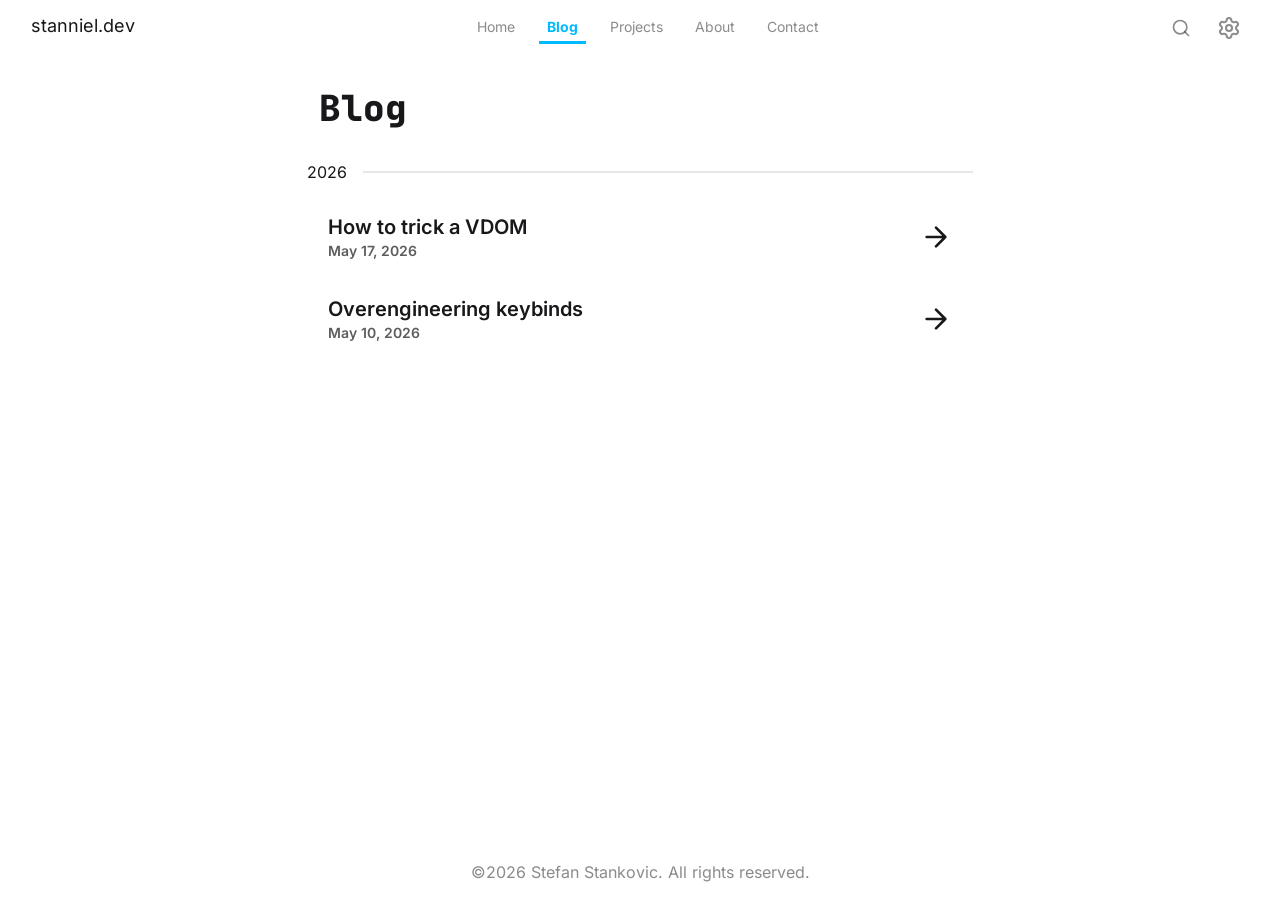
<file: blog/index.html>
<!DOCTYPE html><html lang="en" class="overflow-y-auto min-h-dvh scrollbar-gutter-both" data-astro-transition-scope="astro-tyfwoq7n-1"> <head><!-- Global Metadata --><meta charset="utf-8"><meta name="viewport" content="width=device-width,initial-scale=1"><link rel="icon" href="data:image/svg+xml,<svg xmlns='http://www.w3.org/2000/svg' viewBox='0 0 100 100'><text y='0.9em' font-size='90'>💾</text></svg>"><link rel="sitemap" href="/sitemap-index.xml"><link rel="alternate" type="application/rss+xml" title="stanniel.dev" href="https://stanniel.dev/rss.xml"><meta name="generator" content="Astro v6.4.8"><!-- Fonts --><script data-astro-rerun>(function(){const ADAPTIVE_FONTS = {"atkinson":{"family":"Atkinson Hyperlegible Next Variable","url":"/fonts/atkinson-hyperlegible-next-latin-wght-normal.woff2","format":"woff2-variations","descriptors":{"weight":"200 800","style":"normal","display":"swap","sizeAdjust":"105%","unicodeRange":"U+0000-00FF,U+0131,U+0152-0153,U+02BB-02BC,U+02C6,U+02DA,U+02DC,U+0304,U+0308,U+0329,U+2000-206F,U+20AC,U+2122,U+2191,U+2193,U+2212,U+2215,U+FEFF,U+FFFD"}},"inter":{"family":"Inter Variable","url":"/fonts/inter-latin-wght-normal.woff2","format":"woff2-variations","descriptors":{"weight":"100 900","style":"normal","display":"swap","sizeAdjust":"100%","unicodeRange":"U+0000-00FF,U+0131,U+0152-0153,U+02BB-02BC,U+02C6,U+02DA,U+02DC,U+0304,U+0308,U+0329,U+2000-206F,U+20AC,U+2122,U+2191,U+2193,U+2212,U+2215,U+FEFF,U+FFFD"}}};

  /**
   * @type {import("../consts").FontManifest}
   */
  const fonts = ADAPTIVE_FONTS;

  (() => {
    const isDyslexic = localStorage.getItem("reader") === "a11y";
    const desiredFont = isDyslexic ? fonts.atkinson : fonts.inter;

    const link = document.createElement("link");
    link.rel = "preload";
    link.as = "font";
    link.type = "font/woff2";
    link.href = desiredFont.url;
    link.crossOrigin = "anonymous";

    const style = document.createElement("style");
    style.innerHTML = `
        @font-face {
          font-family: "${desiredFont.family}";
          src: url("${desiredFont.url}") format("${desiredFont.format}");
          font-weight: ${desiredFont.descriptors.weight};
          font-style: ${desiredFont.descriptors.style};
          font-display: ${desiredFont.descriptors.display};
          unicode-range: ${desiredFont.descriptors.unicodeRange};
          size-adjust: ${desiredFont.descriptors.sizeAdjust};
        }
      `;

    document.head.appendChild(link);
    document.head.appendChild(style);
  })();
})();</script><link rel="preload" href="/fonts/jetbrains-mono-latin-wght-normal.woff2" as="font" type="font/woff2" crossorigin><!-- Theme --><script data-astro-rerun>
  (() => {
    const savedTheme = localStorage.getItem("theme");
    if (savedTheme) {
      document.documentElement.setAttribute("data-theme", savedTheme);
    } else {
      document.documentElement.removeAttribute("data-theme");
    }
  })();
</script><!-- Canonical URL --><link rel="canonical" href="https://stanniel.dev/blog/"><!-- Primary Meta Tags --><title>stanniel.dev</title><meta name="title" content="stanniel.dev"><meta name="description" content="A place to learn about the work of one developer, Stefan Stankovic"><!-- Open Graph / Facebook --><meta property="og:type" content="website"><meta property="og:url" content="https://stanniel.dev/blog/"><meta property="og:title" content="stanniel.dev"><meta property="og:description" content="A place to learn about the work of one developer, Stefan Stankovic"><!-- Twitter --><meta property="twitter:card" content="summary"><meta property="twitter:url" content="https://stanniel.dev/blog/"><meta property="twitter:title" content="stanniel.dev"><meta property="twitter:description" content="A place to learn about the work of one developer, Stefan Stankovic"><meta name="astro-view-transitions-enabled" content="true"><meta name="astro-view-transitions-fallback" content="animate"><script type="module" src="/_astro/ClientRouter.astro_astro_type_script_index_0_lang.CAqDO0tx.js"></script><style>[data-astro-cid-bthjkdla][data-wrapper]{display:inline-block;position:relative;padding:calc(var(--spacing) * 1)}h1[data-astro-cid-bthjkdla]{width:calc(var(--chars) * 1ch);margin:0}[data-astro-cid-bthjkdla][data-overlay]{position:absolute;inset:0;background:var(--color-base-100);animation:reveal var(--duration) steps(var(--chars)) forwards}[data-astro-cid-bthjkdla][data-cursor]{position:absolute;left:0;top:0;height:100%;width:calc(100% / var(--chars));background:currentColor;animation:blink 1s step-end var(--duration) 3 both}@media(prefers-reduced-motion:reduce){[data-astro-cid-bthjkdla][data-overlay]{display:none}}@keyframes reveal{to{transform:translate(100%)}}@keyframes blink{0%{opacity:1}50%,to{opacity:0}}
</style><link rel="stylesheet" href="/_astro/BaseLayout.BlACQEeP.css"><script type="module" src="/_astro/page.l0sNRNKZ.js"></script><style>[data-astro-transition-scope="astro-tyfwoq7n-1"] { view-transition-name: root; }@layer astro { ::view-transition-old(root) { animation: none; opacity: 0; mix-blend-mode: normal; }::view-transition-new(root) { animation: none; mix-blend-mode: normal; }::view-transition-group(root) { animation: none } }[data-astro-transition-fallback="old"] [data-astro-transition-scope="astro-tyfwoq7n-1"],
			[data-astro-transition-fallback="old"][data-astro-transition-scope="astro-tyfwoq7n-1"] { animation: none; mix-blend-mode: normal; }[data-astro-transition-fallback="new"] [data-astro-transition-scope="astro-tyfwoq7n-1"],
			[data-astro-transition-fallback="new"][data-astro-transition-scope="astro-tyfwoq7n-1"] { animation: none; mix-blend-mode: normal; }</style><style>[data-astro-transition-scope="astro-st455qfg-2"] { view-transition-name: main; }@layer astro { [data-astro-transition=top]::view-transition-old(main) { 
	animation-duration: 300ms;
	animation-timing-function: cubic-bezier(0.2, 0, 0, 1);
	animation-fill-mode: both;
	animation-name: slideOutBottom; }[data-astro-transition=top]::view-transition-new(main) { 
	animation-duration: 300ms;
	animation-timing-function: cubic-bezier(0.2, 0, 0, 1);
	animation-fill-mode: both;
	animation-name: slideInTop; }[data-astro-transition=right]::view-transition-old(main) { 
	animation-duration: 300ms;
	animation-timing-function: cubic-bezier(0.2, 0, 0, 1);
	animation-fill-mode: both;
	animation-name: slideOutLeft; }[data-astro-transition=right]::view-transition-new(main) { 
	animation-duration: 300ms;
	animation-timing-function: cubic-bezier(0.2, 0, 0, 1);
	animation-fill-mode: both;
	animation-name: slideInRight; }[data-astro-transition=bottom]::view-transition-old(main) { 
	animation-duration: 300ms;
	animation-timing-function: cubic-bezier(0.2, 0, 0, 1);
	animation-fill-mode: both;
	animation-name: slideOutTop; }[data-astro-transition=bottom]::view-transition-new(main) { 
	animation-duration: 300ms;
	animation-timing-function: cubic-bezier(0.2, 0, 0, 1);
	animation-fill-mode: both;
	animation-name: slideInBottom; }[data-astro-transition=left]::view-transition-old(main) { 
	animation-duration: 300ms;
	animation-timing-function: cubic-bezier(0.2, 0, 0, 1);
	animation-fill-mode: both;
	animation-name: slideOutRight; }[data-astro-transition=left]::view-transition-new(main) { 
	animation-duration: 300ms;
	animation-timing-function: cubic-bezier(0.2, 0, 0, 1);
	animation-fill-mode: both;
	animation-name: slideInLeft; }[data-astro-transition=bottom-right]::view-transition-old(main) { 
	animation-duration: 300ms;
	animation-timing-function: cubic-bezier(0.2, 0, 0, 1);
	animation-fill-mode: both;
	animation-name: slideOutTopLeft; }[data-astro-transition=bottom-right]::view-transition-new(main) { 
	animation-duration: 300ms;
	animation-timing-function: cubic-bezier(0.2, 0, 0, 1);
	animation-fill-mode: both;
	animation-name: slideInBottomRight; }[data-astro-transition=bottom-left]::view-transition-old(main) { 
	animation-duration: 300ms;
	animation-timing-function: cubic-bezier(0.2, 0, 0, 1);
	animation-fill-mode: both;
	animation-name: slideOutTopRight; }[data-astro-transition=bottom-left]::view-transition-new(main) { 
	animation-duration: 300ms;
	animation-timing-function: cubic-bezier(0.2, 0, 0, 1);
	animation-fill-mode: both;
	animation-name: slideInBottomLeft; }[data-astro-transition=top-right]::view-transition-old(main) { 
	animation-duration: 300ms;
	animation-timing-function: cubic-bezier(0.2, 0, 0, 1);
	animation-fill-mode: both;
	animation-name: slideOutBottomLeft; }[data-astro-transition=top-right]::view-transition-new(main) { 
	animation-duration: 300ms;
	animation-timing-function: cubic-bezier(0.2, 0, 0, 1);
	animation-fill-mode: both;
	animation-name: slideInTopRight; }[data-astro-transition=top-left]::view-transition-old(main) { 
	animation-duration: 300ms;
	animation-timing-function: cubic-bezier(0.2, 0, 0, 1);
	animation-fill-mode: both;
	animation-name: slideOutBottomRight; }[data-astro-transition=top-left]::view-transition-new(main) { 
	animation-duration: 300ms;
	animation-timing-function: cubic-bezier(0.2, 0, 0, 1);
	animation-fill-mode: both;
	animation-name: slideInTopLeft; }::view-transition-old(main) { 
	animation-duration: 300ms;
	animation-timing-function: cubic-bezier(0.2, 0, 0, 1);
	animation-fill-mode: both;
	animation-name: slideOutLeft; }::view-transition-new(main) { 
	animation-duration: 300ms;
	animation-timing-function: cubic-bezier(0.2, 0, 0, 1);
	animation-fill-mode: both;
	animation-name: slideInRight; }[data-astro-transition=back]::view-transition-old(main) { 
	animation-duration: 300ms;
	animation-timing-function: cubic-bezier(0.2, 0, 0, 1);
	animation-fill-mode: both;
	animation-name: slideOutRight; }[data-astro-transition=back]::view-transition-new(main) { 
	animation-duration: 300ms;
	animation-timing-function: cubic-bezier(0.2, 0, 0, 1);
	animation-fill-mode: both;
	animation-name: slideInLeft; } }[data-astro-transition=top][data-astro-transition-fallback="old"] [data-astro-transition-scope="astro-st455qfg-2"],
			[data-astro-transition=top][data-astro-transition-fallback="old"][data-astro-transition-scope="astro-st455qfg-2"] { 
	animation-duration: 300ms;
	animation-timing-function: cubic-bezier(0.2, 0, 0, 1);
	animation-fill-mode: both;
	animation-name: slideOutBottom; }[data-astro-transition=top][data-astro-transition-fallback="new"] [data-astro-transition-scope="astro-st455qfg-2"],
			[data-astro-transition=top][data-astro-transition-fallback="new"][data-astro-transition-scope="astro-st455qfg-2"] { 
	animation-duration: 300ms;
	animation-timing-function: cubic-bezier(0.2, 0, 0, 1);
	animation-fill-mode: both;
	animation-name: slideInTop; }[data-astro-transition=right][data-astro-transition-fallback="old"] [data-astro-transition-scope="astro-st455qfg-2"],
			[data-astro-transition=right][data-astro-transition-fallback="old"][data-astro-transition-scope="astro-st455qfg-2"] { 
	animation-duration: 300ms;
	animation-timing-function: cubic-bezier(0.2, 0, 0, 1);
	animation-fill-mode: both;
	animation-name: slideOutLeft; }[data-astro-transition=right][data-astro-transition-fallback="new"] [data-astro-transition-scope="astro-st455qfg-2"],
			[data-astro-transition=right][data-astro-transition-fallback="new"][data-astro-transition-scope="astro-st455qfg-2"] { 
	animation-duration: 300ms;
	animation-timing-function: cubic-bezier(0.2, 0, 0, 1);
	animation-fill-mode: both;
	animation-name: slideInRight; }[data-astro-transition=bottom][data-astro-transition-fallback="old"] [data-astro-transition-scope="astro-st455qfg-2"],
			[data-astro-transition=bottom][data-astro-transition-fallback="old"][data-astro-transition-scope="astro-st455qfg-2"] { 
	animation-duration: 300ms;
	animation-timing-function: cubic-bezier(0.2, 0, 0, 1);
	animation-fill-mode: both;
	animation-name: slideOutTop; }[data-astro-transition=bottom][data-astro-transition-fallback="new"] [data-astro-transition-scope="astro-st455qfg-2"],
			[data-astro-transition=bottom][data-astro-transition-fallback="new"][data-astro-transition-scope="astro-st455qfg-2"] { 
	animation-duration: 300ms;
	animation-timing-function: cubic-bezier(0.2, 0, 0, 1);
	animation-fill-mode: both;
	animation-name: slideInBottom; }[data-astro-transition=left][data-astro-transition-fallback="old"] [data-astro-transition-scope="astro-st455qfg-2"],
			[data-astro-transition=left][data-astro-transition-fallback="old"][data-astro-transition-scope="astro-st455qfg-2"] { 
	animation-duration: 300ms;
	animation-timing-function: cubic-bezier(0.2, 0, 0, 1);
	animation-fill-mode: both;
	animation-name: slideOutRight; }[data-astro-transition=left][data-astro-transition-fallback="new"] [data-astro-transition-scope="astro-st455qfg-2"],
			[data-astro-transition=left][data-astro-transition-fallback="new"][data-astro-transition-scope="astro-st455qfg-2"] { 
	animation-duration: 300ms;
	animation-timing-function: cubic-bezier(0.2, 0, 0, 1);
	animation-fill-mode: both;
	animation-name: slideInLeft; }[data-astro-transition=bottom-right][data-astro-transition-fallback="old"] [data-astro-transition-scope="astro-st455qfg-2"],
			[data-astro-transition=bottom-right][data-astro-transition-fallback="old"][data-astro-transition-scope="astro-st455qfg-2"] { 
	animation-duration: 300ms;
	animation-timing-function: cubic-bezier(0.2, 0, 0, 1);
	animation-fill-mode: both;
	animation-name: slideOutTopLeft; }[data-astro-transition=bottom-right][data-astro-transition-fallback="new"] [data-astro-transition-scope="astro-st455qfg-2"],
			[data-astro-transition=bottom-right][data-astro-transition-fallback="new"][data-astro-transition-scope="astro-st455qfg-2"] { 
	animation-duration: 300ms;
	animation-timing-function: cubic-bezier(0.2, 0, 0, 1);
	animation-fill-mode: both;
	animation-name: slideInBottomRight; }[data-astro-transition=bottom-left][data-astro-transition-fallback="old"] [data-astro-transition-scope="astro-st455qfg-2"],
			[data-astro-transition=bottom-left][data-astro-transition-fallback="old"][data-astro-transition-scope="astro-st455qfg-2"] { 
	animation-duration: 300ms;
	animation-timing-function: cubic-bezier(0.2, 0, 0, 1);
	animation-fill-mode: both;
	animation-name: slideOutTopRight; }[data-astro-transition=bottom-left][data-astro-transition-fallback="new"] [data-astro-transition-scope="astro-st455qfg-2"],
			[data-astro-transition=bottom-left][data-astro-transition-fallback="new"][data-astro-transition-scope="astro-st455qfg-2"] { 
	animation-duration: 300ms;
	animation-timing-function: cubic-bezier(0.2, 0, 0, 1);
	animation-fill-mode: both;
	animation-name: slideInBottomLeft; }[data-astro-transition=top-right][data-astro-transition-fallback="old"] [data-astro-transition-scope="astro-st455qfg-2"],
			[data-astro-transition=top-right][data-astro-transition-fallback="old"][data-astro-transition-scope="astro-st455qfg-2"] { 
	animation-duration: 300ms;
	animation-timing-function: cubic-bezier(0.2, 0, 0, 1);
	animation-fill-mode: both;
	animation-name: slideOutBottomLeft; }[data-astro-transition=top-right][data-astro-transition-fallback="new"] [data-astro-transition-scope="astro-st455qfg-2"],
			[data-astro-transition=top-right][data-astro-transition-fallback="new"][data-astro-transition-scope="astro-st455qfg-2"] { 
	animation-duration: 300ms;
	animation-timing-function: cubic-bezier(0.2, 0, 0, 1);
	animation-fill-mode: both;
	animation-name: slideInTopRight; }[data-astro-transition=top-left][data-astro-transition-fallback="old"] [data-astro-transition-scope="astro-st455qfg-2"],
			[data-astro-transition=top-left][data-astro-transition-fallback="old"][data-astro-transition-scope="astro-st455qfg-2"] { 
	animation-duration: 300ms;
	animation-timing-function: cubic-bezier(0.2, 0, 0, 1);
	animation-fill-mode: both;
	animation-name: slideOutBottomRight; }[data-astro-transition=top-left][data-astro-transition-fallback="new"] [data-astro-transition-scope="astro-st455qfg-2"],
			[data-astro-transition=top-left][data-astro-transition-fallback="new"][data-astro-transition-scope="astro-st455qfg-2"] { 
	animation-duration: 300ms;
	animation-timing-function: cubic-bezier(0.2, 0, 0, 1);
	animation-fill-mode: both;
	animation-name: slideInTopLeft; }[data-astro-transition-fallback="old"] [data-astro-transition-scope="astro-st455qfg-2"],
			[data-astro-transition-fallback="old"][data-astro-transition-scope="astro-st455qfg-2"] { 
	animation-duration: 300ms;
	animation-timing-function: cubic-bezier(0.2, 0, 0, 1);
	animation-fill-mode: both;
	animation-name: slideOutLeft; }[data-astro-transition-fallback="new"] [data-astro-transition-scope="astro-st455qfg-2"],
			[data-astro-transition-fallback="new"][data-astro-transition-scope="astro-st455qfg-2"] { 
	animation-duration: 300ms;
	animation-timing-function: cubic-bezier(0.2, 0, 0, 1);
	animation-fill-mode: both;
	animation-name: slideInRight; }[data-astro-transition=back][data-astro-transition-fallback="old"] [data-astro-transition-scope="astro-st455qfg-2"],
			[data-astro-transition=back][data-astro-transition-fallback="old"][data-astro-transition-scope="astro-st455qfg-2"] { 
	animation-duration: 300ms;
	animation-timing-function: cubic-bezier(0.2, 0, 0, 1);
	animation-fill-mode: both;
	animation-name: slideOutRight; }[data-astro-transition=back][data-astro-transition-fallback="new"] [data-astro-transition-scope="astro-st455qfg-2"],
			[data-astro-transition=back][data-astro-transition-fallback="new"][data-astro-transition-scope="astro-st455qfg-2"] { 
	animation-duration: 300ms;
	animation-timing-function: cubic-bezier(0.2, 0, 0, 1);
	animation-fill-mode: both;
	animation-name: slideInLeft; }</style><style>[data-astro-transition-scope="astro-sqkhhdtl-3"] { view-transition-name: nav-underline; }@layer astro { ::view-transition-old(nav-underline) { 
	animation-duration: 180ms;
	animation-timing-function: cubic-bezier(0.76, 0, 0.24, 1);
	animation-fill-mode: both;
	animation-name: astroFadeOut; }::view-transition-new(nav-underline) { 
	animation-duration: 180ms;
	animation-timing-function: cubic-bezier(0.76, 0, 0.24, 1);
	animation-fill-mode: both;
	animation-name: astroFadeIn; }[data-astro-transition=back]::view-transition-old(nav-underline) { 
	animation-duration: 180ms;
	animation-timing-function: cubic-bezier(0.76, 0, 0.24, 1);
	animation-fill-mode: both;
	animation-name: astroFadeOut; }[data-astro-transition=back]::view-transition-new(nav-underline) { 
	animation-duration: 180ms;
	animation-timing-function: cubic-bezier(0.76, 0, 0.24, 1);
	animation-fill-mode: both;
	animation-name: astroFadeIn; } }[data-astro-transition-fallback="old"] [data-astro-transition-scope="astro-sqkhhdtl-3"],
			[data-astro-transition-fallback="old"][data-astro-transition-scope="astro-sqkhhdtl-3"] { 
	animation-duration: 180ms;
	animation-timing-function: cubic-bezier(0.76, 0, 0.24, 1);
	animation-fill-mode: both;
	animation-name: astroFadeOut; }[data-astro-transition-fallback="new"] [data-astro-transition-scope="astro-sqkhhdtl-3"],
			[data-astro-transition-fallback="new"][data-astro-transition-scope="astro-sqkhhdtl-3"] { 
	animation-duration: 180ms;
	animation-timing-function: cubic-bezier(0.76, 0, 0.24, 1);
	animation-fill-mode: both;
	animation-name: astroFadeIn; }[data-astro-transition=back][data-astro-transition-fallback="old"] [data-astro-transition-scope="astro-sqkhhdtl-3"],
			[data-astro-transition=back][data-astro-transition-fallback="old"][data-astro-transition-scope="astro-sqkhhdtl-3"] { 
	animation-duration: 180ms;
	animation-timing-function: cubic-bezier(0.76, 0, 0.24, 1);
	animation-fill-mode: both;
	animation-name: astroFadeOut; }[data-astro-transition=back][data-astro-transition-fallback="new"] [data-astro-transition-scope="astro-sqkhhdtl-3"],
			[data-astro-transition=back][data-astro-transition-fallback="new"][data-astro-transition-scope="astro-sqkhhdtl-3"] { 
	animation-duration: 180ms;
	animation-timing-function: cubic-bezier(0.76, 0, 0.24, 1);
	animation-fill-mode: both;
	animation-name: astroFadeIn; }</style></head> <body class="min-h-dvh [--header-height:--spacing(13)] [--footer-height:--spacing(12)]"> <header id="main-header" class="h-(--header-height) sticky z-10 top-0 sm:px-4 sm:py-2 flex items-center justify-between gap-4 bg-base-100 group"> <a class="hidden sm:block focus-visible:outline-2 focus-visible:outline-current" href="/"> <h2 class="text-lg">stanniel.dev</h2> </a> <nav class="grid grid-cols-5 grid-rows-[repeat(2,minmax(0,auto))] md:flex gap-1 md:gap-4"> <a href="/" class="relative hover:text-base-content py-1 md:p-2 focus-visible:outline-2 outline-current outline-offset-4 grid grid-rows-subgrid grid-cols-1 row-span-2 text-center text-xs leading-2.75 sm:text-sm text-base-content/50"> <svg width="1em" height="1em" class="size-5 md:hidden self-center-safe justify-self-center-safe" data-icon="lucide:house">   <symbol id="ai:lucide:house" viewBox="0 0 24 24"><g fill="none" stroke="currentColor" stroke-linecap="round" stroke-linejoin="round" stroke-width="2"><path d="M15 21v-8a1 1 0 0 0-1-1h-4a1 1 0 0 0-1 1v8"/><path d="M3 10a2 2 0 0 1 .709-1.528l7-6a2 2 0 0 1 2.582 0l7 6A2 2 0 0 1 21 10v9a2 2 0 0 1-2 2H5a2 2 0 0 1-2-2z"/></g></symbol><use href="#ai:lucide:house"></use>  </svg> <span>Home</span>  <div data-key="gh" slot="after-link" class="absolute top-full min-w-full w-max pt-1 z-20 text-base-content pointer-events-none hidden group-data-[keybinds-filter='']:block group-data-[keybinds-filter^='g']:block"> <kbd class="kbd">g</kbd><kbd class="kbd">h</kbd> </div> </a><a href="/blog/" aria-current="page" class="relative hover:text-base-content py-1 md:p-2 focus-visible:outline-2 outline-current outline-offset-4 grid grid-rows-subgrid grid-cols-1 row-span-2 text-center text-xs leading-2.75 sm:text-sm text-info font-extrabold sm:font-bold pointer-events-none cursor-default"> <svg width="1em" height="1em" class="size-5 md:hidden self-center-safe justify-self-center-safe" data-icon="lucide:newspaper">   <symbol id="ai:lucide:newspaper" viewBox="0 0 24 24"><g fill="none" stroke="currentColor" stroke-linecap="round" stroke-linejoin="round" stroke-width="2"><path d="M15 18h-5m8-4h-8m-6 8h16a2 2 0 0 0 2-2V4a2 2 0 0 0-2-2H8a2 2 0 0 0-2 2v16a2 2 0 0 1-4 0v-9a2 2 0 0 1 2-2h2"/><rect width="8" height="4" x="10" y="6" rx="1"/></g></symbol><use href="#ai:lucide:newspaper"></use>  </svg> <span>Blog</span> <span class="absolute md:w-full md:h-0.75 -bottom-1 left-0 bg-current" data-astro-transition-scope="astro-sqkhhdtl-3"></span> <div data-key="gb" slot="after-link" class="absolute top-full min-w-full w-max pt-1 z-20 text-base-content pointer-events-none hidden group-data-[keybinds-filter='']:block group-data-[keybinds-filter^='g']:block"> <kbd class="kbd">g</kbd><kbd class="kbd">b</kbd> </div> </a><a href="/projects/" class="relative hover:text-base-content py-1 md:p-2 focus-visible:outline-2 outline-current outline-offset-4 grid grid-rows-subgrid grid-cols-1 row-span-2 text-center text-xs leading-2.75 sm:text-sm text-base-content/50"> <svg width="1em" height="1em" class="size-5 md:hidden self-center-safe justify-self-center-safe" data-icon="lucide:book-text">   <symbol id="ai:lucide:book-text" viewBox="0 0 24 24"><path fill="none" stroke="currentColor" stroke-linecap="round" stroke-linejoin="round" stroke-width="2" d="M4 19.5v-15A2.5 2.5 0 0 1 6.5 2H19a1 1 0 0 1 1 1v18a1 1 0 0 1-1 1H6.5a1 1 0 0 1 0-5H20M8 11h8M8 7h6"/></symbol><use href="#ai:lucide:book-text"></use>  </svg> <span>Projects</span>  <div data-key="gp" slot="after-link" class="absolute top-full min-w-full w-max pt-1 z-20 text-base-content pointer-events-none hidden group-data-[keybinds-filter='']:block group-data-[keybinds-filter^='g']:block"> <kbd class="kbd">g</kbd><kbd class="kbd">p</kbd> </div> </a><a href="/about/" class="relative hover:text-base-content py-1 md:p-2 focus-visible:outline-2 outline-current outline-offset-4 grid grid-rows-subgrid grid-cols-1 row-span-2 text-center text-xs leading-2.75 sm:text-sm text-base-content/50"> <svg width="1em" height="1em" class="size-5 md:hidden self-center-safe justify-self-center-safe" data-icon="lucide:info">   <symbol id="ai:lucide:info" viewBox="0 0 24 24"><g fill="none" stroke="currentColor" stroke-linecap="round" stroke-linejoin="round" stroke-width="2"><circle cx="12" cy="12" r="10"/><path d="M12 16v-4m0-4h.01"/></g></symbol><use href="#ai:lucide:info"></use>  </svg> <span>About</span>  <div data-key="ga" slot="after-link" class="absolute top-full min-w-full w-max pt-1 z-20 text-base-content pointer-events-none hidden group-data-[keybinds-filter='']:block group-data-[keybinds-filter^='g']:block"> <kbd class="kbd">g</kbd><kbd class="kbd">a</kbd> </div> </a><a href="/contact/" class="relative hover:text-base-content py-1 md:p-2 focus-visible:outline-2 outline-current outline-offset-4 grid grid-rows-subgrid grid-cols-1 row-span-2 text-center text-xs leading-2.75 sm:text-sm text-base-content/50"> <svg width="1em" height="1em" class="size-5 md:hidden self-center-safe justify-self-center-safe" data-icon="lucide:messages-square">   <symbol id="ai:lucide:messages-square" viewBox="0 0 24 24"><path fill="none" stroke="currentColor" stroke-linecap="round" stroke-linejoin="round" stroke-width="2" d="M16 10a2 2 0 0 1-2 2H6.828a2 2 0 0 0-1.414.586l-2.202 2.202A.71.71 0 0 1 2 14.286V4a2 2 0 0 1 2-2h10a2 2 0 0 1 2 2zm4-1a2 2 0 0 1 2 2v10.286a.71.71 0 0 1-1.212.502l-2.202-2.202A2 2 0 0 0 17.172 19H10a2 2 0 0 1-2-2v-1"/></symbol><use href="#ai:lucide:messages-square"></use>  </svg> <span>Contact</span>  <div data-key="gc" slot="after-link" class="absolute top-full min-w-full w-max pt-1 z-20 text-base-content pointer-events-none hidden group-data-[keybinds-filter='']:block group-data-[keybinds-filter^='g']:block"> <kbd class="kbd">g</kbd><kbd class="kbd">c</kbd> </div> </a> </nav> <div class="flex gap-2 justify-end h-full"> <div class="flex gap-4 h-full"> <button type="button" class="relative btn btn-ghost btn-circle text-base-content/50 hover:text-base-content focus-visible:outline-2 focus-visible:outline-current" id="search-dialog-trigger"> <svg width="1em" height="1em" class="size-5" data-icon="lucide:search">   <symbol id="ai:lucide:search" viewBox="0 0 24 24"><g fill="none" stroke="currentColor" stroke-linecap="round" stroke-linejoin="round" stroke-width="2"><path d="m21 21l-4.34-4.34"/><circle cx="11" cy="11" r="8"/></g></symbol><use href="#ai:lucide:search"></use>  </svg> <div data-key="/" class="absolute top-full w-full z-20 text-base-content pointer-events-none hidden group-data-[keybinds-filter='']:block"> <kbd class="kbd">/</kbd> </div> </button> <dialog closedby="any" id="search-dialog" class="m-4 mx-auto w-[min(100dvw,--spacing(128))] backdrop:bg-gray-950/40 shadow-2xl border border-base-300 bg-base-100 rounded-2xl"> <div data-search class="group/search"> <div class="p-4 max-h-dvh sm:max-h-[50dvh] astro-vkceynjc" data-astro-cid-vkceynjc> <!-- biome-ignore lint/a11y/noLabelWithoutControl: input is wrapped inside --> <label data-search-bar class="input w-full focus-within:outline-offset-0 outline-current" data-astro-cid-vkceynjc> <svg width="1em" height="1em" viewBox="0 0 24 24" class="size-5" data-astro-cid-vkceynjc="true" data-icon="lucide:search">   <use href="#ai:lucide:search"></use>  </svg> <input type="search" name="search" data-search-input class="grow" placeholder="Search" autocomplete="off" autocorrect="off" autocapitalize="off" spellcheck="false" data-search-input data-astro-cid-vkceynjc> </label> </div> <template data-search-result-template> <li> <a href="#top" class="block p-4 hover:bg-base-content/7 focus-visible:bg-base-content/7 focus-visible:outline-2 focus-visible:-outline-offset-4"> <span class="block text-sm font-semibold" data-search-result-title>Search result</span> <span data-search-result-excerpt></span> </a> </li> </template> <ul data-search-results class="peer text-xs text-base-content/70 max-h-full overflow-auto scrollbar-gutter-both"></ul> <div class="p-4 flex gap-3 group pointer-coarse:hidden"> <div class="flex gap-1"> <kbd class="kbd kbd-xs">Esc</kbd> <span class="text-base-content/50 text-xs">  <span class="relative"> <span class="visible opacity-100 group-has-[input:focus:not(:placeholder-shown)]/search:invisible group-has-[input:focus:not(:placeholder-shown)]/search:opacity-0">close</span> <span class="absolute inset-0 invisible opacity-0 group-has-[input:focus:not(:placeholder-shown)]/search:visible group-has-[input:focus:not(:placeholder-shown)]/search:opacity-100">clear</span> </span>  </span> </div> <div class="flex gap-1 invisible opacity-0 transition-[visibility,opacity] group-peer-focus-within:visible group-peer-focus-within:opacity-100 group-peer-has-[li_a]:visible group-peer-has-[li_a]:opacity-100"> <kbd class="kbd kbd-xs">↑↓</kbd> <span class="text-base-content/50 text-xs"> navigate </span> </div> <div class="flex gap-1 invisible opacity-0 transition-[visibility,opacity] group-peer-focus-within:visible group-peer-focus-within:opacity-100"> <kbd class="kbd kbd-xs">↵</kbd> <span class="text-base-content/50 text-xs"> select </span> </div> <div class="flex gap-1 invisible opacity-0 transition-[visibility,opacity] group-peer-focus-within:visible group-peer-focus-within:opacity-100"> <kbd class="kbd kbd-xs">/</kbd> <span class="text-base-content/50 text-xs"> search </span> </div> </div> </div> <script type="module" src="/_astro/Search.astro_astro_type_script_index_0_lang.CEaCKBGV.js"></script> </dialog> </div> <div class="flex gap-4 [anchor-name:--settings-anchor]"> <button type="button" id="reader-settings-dialog-trigger" class="relative btn btn-ghost btn-circle text-base-content/50 hover:text-base-content focus-visible:outline-2 focus-visible:outline-current"> <svg width="1em" height="1em" class="size-6" data-icon="lucide:settings">   <symbol id="ai:lucide:settings" viewBox="0 0 24 24"><g fill="none" stroke="currentColor" stroke-linecap="round" stroke-linejoin="round" stroke-width="2"><path d="M9.671 4.136a2.34 2.34 0 0 1 4.659 0a2.34 2.34 0 0 0 3.319 1.915a2.34 2.34 0 0 1 2.33 4.033a2.34 2.34 0 0 0 0 3.831a2.34 2.34 0 0 1-2.33 4.033a2.34 2.34 0 0 0-3.319 1.915a2.34 2.34 0 0 1-4.659 0a2.34 2.34 0 0 0-3.32-1.915a2.34 2.34 0 0 1-2.33-4.033a2.34 2.34 0 0 0 0-3.831A2.34 2.34 0 0 1 6.35 6.051a2.34 2.34 0 0 0 3.319-1.915"/><circle cx="12" cy="12" r="3"/></g></symbol><use href="#ai:lucide:settings"></use>  </svg> <div data-key="o" class="absolute top-full w-full z-20 text-base-content pointer-events-none hidden group-data-[keybinds-filter='']:block"> <kbd class="kbd">o</kbd> </div> </button> <dialog id="reader-settings-dialog" class="m-0 inset-auto [position-anchor:--settings-anchor] top-[anchor(bottom)] right-[anchor(right)] p-6 shadow-2xl border border-base-300 bg-base-100 rounded-2xl w-72"> <h3 class="text-xs font-bold uppercase tracking-widest opacity-50 mb-4">
Appearance
</h3> <div class="flex flex-col gap-2"> <p class="label">Color Palette</p> <select name="theme" class="select select-md select-accent" data-choose-theme> <option value="system">System Default</option> <option value="light">Default Light</option> <option value="dark">Default Dark</option> <option value="cupcake">Soft (Cupcake)</option> <option value="nord">Nordic Blue</option> <option value="retro">Retro Serif</option> </select> </div> <div class="divider"></div> <div class="flex flex-col gap-2"> <label class="label cursor-pointer flex gap-8"> <span class="label-text font-medium text-base">Accessibility Mode</span> <input type="checkbox" id="reader-toggle" class="toggle toggle-accent"> </label> <p class="text-xs opacity-60 mt-1 leading-tight">
Switches to Atkinson Hyperlegible and increases spacing.
</p> </div> </dialog> <script type="module">const d={atkinson:{family:"Atkinson Hyperlegible Next Variable",url:"/fonts/atkinson-hyperlegible-next-latin-wght-normal.woff2",format:"woff2-variations",descriptors:{weight:"200 800",style:"normal",display:"swap",sizeAdjust:"105%",unicodeRange:"U+0000-00FF,U+0131,U+0152-0153,U+02BB-02BC,U+02C6,U+02DA,U+02DC,U+0304,U+0308,U+0329,U+2000-206F,U+20AC,U+2122,U+2191,U+2193,U+2212,U+2215,U+FEFF,U+FFFD"}},inter:{family:"Inter Variable",url:"/fonts/inter-latin-wght-normal.woff2",format:"woff2-variations",descriptors:{weight:"100 900",style:"normal",display:"swap",sizeAdjust:"100%",unicodeRange:"U+0000-00FF,U+0131,U+0152-0153,U+02BB-02BC,U+02C6,U+02DA,U+02DC,U+0304,U+0308,U+0329,U+2000-206F,U+20AC,U+2122,U+2191,U+2193,U+2212,U+2215,U+FEFF,U+FFFD"}}},s=t=>{const e=d[t];if(Array.from(document.fonts).some(a=>a.family===e.family&&a.status==="loaded"))return;new FontFace(e.family,`url("${e.url}") format("${e.format}")`,e.descriptors).load().then(a=>document.fonts.add(a))},l=()=>{const t=document.documentElement,e=document.querySelector("[data-choose-theme]"),o=document.querySelector("#reader-toggle"),n=localStorage.getItem("theme"),a=localStorage.getItem("reader")||"default";e&&(e.value=n||"system",e.addEventListener("change",function(){const r=this.value;r!=="system"?(t.setAttribute("data-theme",r),localStorage.setItem("theme",r)):(t.removeAttribute("data-theme"),localStorage.removeItem("theme"))})),o&&(o.checked=a==="a11y",o.addEventListener("change",function(){this.checked?(s("atkinson"),t.setAttribute("data-reader","a11y"),localStorage.setItem("reader","a11y")):(s("inter"),t.removeAttribute("data-reader"),localStorage.removeItem("reader"))}))};document.addEventListener("astro:page-load",()=>{l()});</script> </div> </div>    </header> <script type="module" src="/_astro/Header.astro_astro_type_script_index_0_lang.C6O4INp2.js"></script> <main class="min-h-[calc(100dvh-var(--header-height,0)-var(--footer-height,0))] flex flex-col items-center py-4 px-6" data-astro-transition-scope="astro-st455qfg-2">  <div class="prose py-4 flex w-full justify-start"> <div data-wrapper style="--chars:4;--duration:0.5s" class="astro-bthjkdla" data-astro-cid-bthjkdla> <h1 class="font-mono whitespace-nowrap" data-astro-cid-bthjkdla> Blog </h1> <div data-overlay data-astro-cid-bthjkdla> <div data-cursor data-astro-cid-bthjkdla></div> </div> </div> </div> <ul class="max-w-2xl"> <li> <div class="divider divider-start">2026</div> <a class="btn btn-ghost btn-lg btn-block py-10 justify-start gap-8" href="/blog/how-to-trick-a-vdom/"> <div class="flex flex-col items-start grow"> <h4 class="text-lg md:text-xl text-start">How to trick a VDOM</h4> <p class="text-sm text-base-content/70"> <time datetime="2026-05-16T22:00:00.000Z"> May 17, 2026 </time> </p> </div> <svg width="1em" height="1em" class="size-8" data-icon="lucide:arrow-right">   <symbol id="ai:lucide:arrow-right" viewBox="0 0 24 24"><path fill="none" stroke="currentColor" stroke-linecap="round" stroke-linejoin="round" stroke-width="2" d="M5 12h14m-7-7l7 7l-7 7"/></symbol><use href="#ai:lucide:arrow-right"></use>  </svg> </a><a class="btn btn-ghost btn-lg btn-block py-10 justify-start gap-8" href="/blog/overengineering-keybinds/"> <div class="flex flex-col items-start grow"> <h4 class="text-lg md:text-xl text-start">Overengineering keybinds</h4> <p class="text-sm text-base-content/70"> <time datetime="2026-05-09T22:00:00.000Z"> May 10, 2026 </time> </p> </div> <svg width="1em" height="1em" viewBox="0 0 24 24" class="size-8" data-icon="lucide:arrow-right">   <use href="#ai:lucide:arrow-right"></use>  </svg> </a> </li> </ul>  </main> <footer class="text-xs sm:text-sm md:text-base p-2 w-full flex justify-center text-base-content/50 h-(--footer-height)"> <div>
&copy;<span id="copy-year">2026</span>
Stefan Stankovic. All rights reserved.
</div> </footer> <script type="module">document.addEventListener("astro:page-load",()=>{const e=new Date().getFullYear().toString(),t=document.getElementById("copy-year");t&&t.textContent!==e&&(t.textContent=e)});</script> <script type="module">document.addEventListener("astro:before-preparation",t=>{const e=g(),o=i(t.from.pathname,e)??{x:-99,y:0},n=i(t.to.pathname,e)??{x:99,y:0},r=Math.sign(n.x-o.x),l=Math.sign(n.y-o.y);let a="",s="";switch(r){case-1:a="left";break;case 1:a="right";break}switch(l){case-1:s="bottom";break;case 1:s="top";break}const c=[s,a].filter(Boolean).join("-");c&&(t.direction=c)});function g(){const t=new Map;document.querySelectorAll("header nav a").forEach((o,n)=>{const{pathname:r}=new URL(o.href);t.set(r,{x:n,y:0})});const e=t.get("/blog/")?.x??0;return t.set("/blog/*",{x:e,y:-1}),t}function i(t,e){const o=e.get(t);return o||(t.startsWith("/blog/")&&t!=="/blog/"?e.get("/blog/*")??null:null)}</script> <style is:global>
  ::view-transition-old(main),
  ::view-transition-new(main) {
    transform-origin: top center;
  }

  @keyframes slideInTop {
    from {
      translate: 0 -50dvh;
      scale: 0.96;
      opacity: 0.4;
    }
    to {
      translate: 0 0;
      scale: 1;
      opacity: 1;
    }
  }

  @keyframes slideInRight {
    from {
      translate: 50dvw 0;
      scale: 0.96;
      opacity: 0.4;
    }
    to {
      translate: 0 0;
      scale: 1;
      opacity: 1;
    }
  }

  @keyframes slideInBottom {
    from {
      translate: 0 50dvh;
      scale: 0.96;
      opacity: 0.4;
    }
    to {
      translate: 0 0;
      scale: 1;
      opacity: 1;
    }
  }

  @keyframes slideInLeft {
    from {
      translate: -50dvw 0;
      scale: 0.96;
      opacity: 0.4;
    }
    to {
      translate: 0 0;
      scale: 1;
      opacity: 1;
    }
  }

  @keyframes slideOutTop {
    from {
      translate: 0 0;
      scale: 1;
      opacity: 1;
    }
    to {
      translate: 0 -50dvh;
      scale: 1;
      opacity: 0;
    }
  }

  @keyframes slideOutRight {
    from {
      translate: 0 0;
      scale: 1;
      opacity: 1;
    }
    to {
      translate: 50dvw 0;
      scale: 1;
      opacity: 0;
    }
  }

  @keyframes slideOutBottom {
    from {
      translate: 0 0;
      scale: 1;
      opacity: 1;
    }
    to {
      translate: 0 50dvh;
      scale: 1;
      opacity: 0;
    }
  }

  @keyframes slideOutLeft {
    from {
      translate: 0 0;
      scale: 1;
      opacity: 1;
    }
    to {
      translate: -50dvw 0;
      scale: 1;
      opacity: 0;
    }
  }

  @keyframes slideInBottomRight {
    from {
      translate: 50dvw 50dvh;
      scale: 0.96;
      opacity: 0.4;
    }
    to {
      translate: 0 0;
      scale: 1;
      opacity: 1;
    }
  }

  @keyframes slideInBottomLeft {
    from {
      translate: -50dvw 50dvh;
      scale: 0.96;
      opacity: 0.4;
    }
    to {
      translate: 0% 0;
      scale: 1;
      opacity: 1;
    }
  }

  @keyframes slideOutBottomLeft {
    from {
      translate: 0 0;
      scale: 1;
      opacity: 1;
    }
    to {
      translate: -50dvw 50dvh;
      scale: 1;
      opacity: 0;
    }
  }

  @keyframes slideOutBottomRight {
    from {
      translate: 0 0;
      scale: 1;
      opacity: 1;
    }
    to {
      translate: 50dvw 50dvh;
      scale: 1;
      opacity: 0;
    }
  }

  @keyframes slideInTopRight {
    from {
      translate: 50dvw -50dvh;
      scale: 0.96;
      opacity: 0.4;
    }
    to {
      translate: 0 0;
      scale: 1;
      opacity: 1;
    }
  }

  @keyframes slideInTopLeft {
    from {
      translate: 50dvw 50dvh;
      scale: 0.96;
      opacity: 0.4;
    }
    to {
      translate: 0 0;
      scale: 1;
      opacity: 1;
    }
  }

  @keyframes slideOutTopLeft {
    from {
      translate: 0 0;
      scale: 1;
      opacity: 1;
    }
    to {
      translate: -50dvw -50dvh;
      scale: 1;
      opacity: 0;
    }
  }

  @keyframes slideOutTopRight {
    from {
      translate: 0 0;
      scale: 1;
      opacity: 1;
    }
    to {
      translate: 50dvw -50dvh;
      scale: 1;
      opacity: 0;
    }
  }
</style></body></html>
</file>
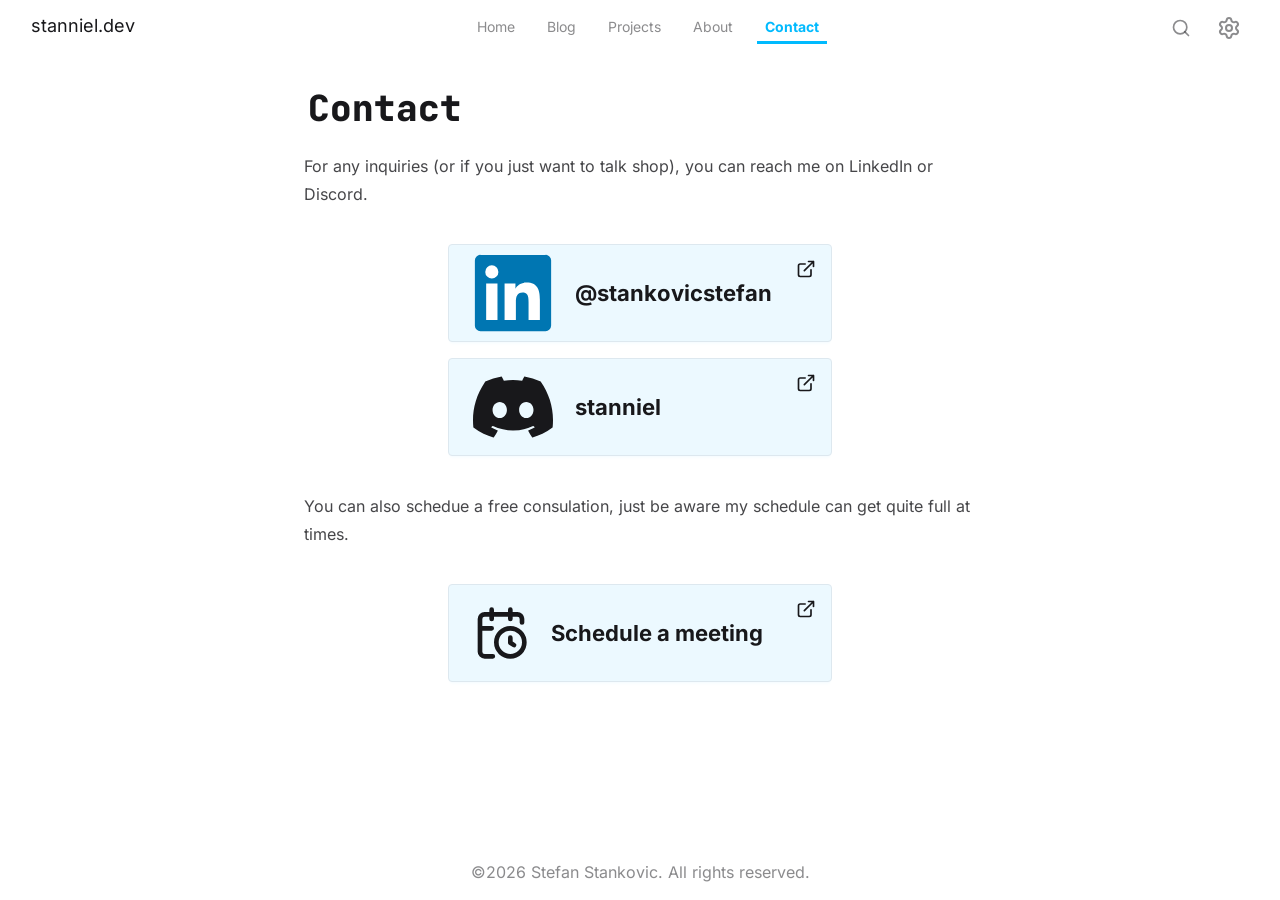
<file: contact/index.html>
<!DOCTYPE html><html lang="en" class="overflow-y-auto min-h-dvh scrollbar-gutter-both" data-astro-transition-scope="astro-tyfwoq7n-1"> <head><!-- Global Metadata --><meta charset="utf-8"><meta name="viewport" content="width=device-width,initial-scale=1"><link rel="icon" href="data:image/svg+xml,<svg xmlns='http://www.w3.org/2000/svg' viewBox='0 0 100 100'><text y='0.9em' font-size='90'>💾</text></svg>"><link rel="sitemap" href="/sitemap-index.xml"><link rel="alternate" type="application/rss+xml" title="stanniel.dev" href="https://stanniel.dev/rss.xml"><meta name="generator" content="Astro v6.4.8"><!-- Fonts --><script data-astro-rerun>(function(){const ADAPTIVE_FONTS = {"atkinson":{"family":"Atkinson Hyperlegible Next Variable","url":"/fonts/atkinson-hyperlegible-next-latin-wght-normal.woff2","format":"woff2-variations","descriptors":{"weight":"200 800","style":"normal","display":"swap","sizeAdjust":"105%","unicodeRange":"U+0000-00FF,U+0131,U+0152-0153,U+02BB-02BC,U+02C6,U+02DA,U+02DC,U+0304,U+0308,U+0329,U+2000-206F,U+20AC,U+2122,U+2191,U+2193,U+2212,U+2215,U+FEFF,U+FFFD"}},"inter":{"family":"Inter Variable","url":"/fonts/inter-latin-wght-normal.woff2","format":"woff2-variations","descriptors":{"weight":"100 900","style":"normal","display":"swap","sizeAdjust":"100%","unicodeRange":"U+0000-00FF,U+0131,U+0152-0153,U+02BB-02BC,U+02C6,U+02DA,U+02DC,U+0304,U+0308,U+0329,U+2000-206F,U+20AC,U+2122,U+2191,U+2193,U+2212,U+2215,U+FEFF,U+FFFD"}}};

  /**
   * @type {import("../consts").FontManifest}
   */
  const fonts = ADAPTIVE_FONTS;

  (() => {
    const isDyslexic = localStorage.getItem("reader") === "a11y";
    const desiredFont = isDyslexic ? fonts.atkinson : fonts.inter;

    const link = document.createElement("link");
    link.rel = "preload";
    link.as = "font";
    link.type = "font/woff2";
    link.href = desiredFont.url;
    link.crossOrigin = "anonymous";

    const style = document.createElement("style");
    style.innerHTML = `
        @font-face {
          font-family: "${desiredFont.family}";
          src: url("${desiredFont.url}") format("${desiredFont.format}");
          font-weight: ${desiredFont.descriptors.weight};
          font-style: ${desiredFont.descriptors.style};
          font-display: ${desiredFont.descriptors.display};
          unicode-range: ${desiredFont.descriptors.unicodeRange};
          size-adjust: ${desiredFont.descriptors.sizeAdjust};
        }
      `;

    document.head.appendChild(link);
    document.head.appendChild(style);
  })();
})();</script><link rel="preload" href="/fonts/jetbrains-mono-latin-wght-normal.woff2" as="font" type="font/woff2" crossorigin><!-- Theme --><script data-astro-rerun>
  (() => {
    const savedTheme = localStorage.getItem("theme");
    if (savedTheme) {
      document.documentElement.setAttribute("data-theme", savedTheme);
    } else {
      document.documentElement.removeAttribute("data-theme");
    }
  })();
</script><!-- Canonical URL --><link rel="canonical" href="https://stanniel.dev/contact/"><!-- Primary Meta Tags --><title>stanniel.dev</title><meta name="title" content="stanniel.dev"><meta name="description" content="A place to learn about the work of one developer, Stefan Stankovic"><!-- Open Graph / Facebook --><meta property="og:type" content="website"><meta property="og:url" content="https://stanniel.dev/contact/"><meta property="og:title" content="stanniel.dev"><meta property="og:description" content="A place to learn about the work of one developer, Stefan Stankovic"><!-- Twitter --><meta property="twitter:card" content="summary"><meta property="twitter:url" content="https://stanniel.dev/contact/"><meta property="twitter:title" content="stanniel.dev"><meta property="twitter:description" content="A place to learn about the work of one developer, Stefan Stankovic"><meta name="astro-view-transitions-enabled" content="true"><meta name="astro-view-transitions-fallback" content="animate"><script type="module" src="/_astro/ClientRouter.astro_astro_type_script_index_0_lang.CAqDO0tx.js"></script><style>[data-astro-cid-bthjkdla][data-wrapper]{display:inline-block;position:relative;padding:calc(var(--spacing) * 1)}h1[data-astro-cid-bthjkdla]{width:calc(var(--chars) * 1ch);margin:0}[data-astro-cid-bthjkdla][data-overlay]{position:absolute;inset:0;background:var(--color-base-100);animation:reveal var(--duration) steps(var(--chars)) forwards}[data-astro-cid-bthjkdla][data-cursor]{position:absolute;left:0;top:0;height:100%;width:calc(100% / var(--chars));background:currentColor;animation:blink 1s step-end var(--duration) 3 both}@media(prefers-reduced-motion:reduce){[data-astro-cid-bthjkdla][data-overlay]{display:none}}@keyframes reveal{to{transform:translate(100%)}}@keyframes blink{0%{opacity:1}50%,to{opacity:0}}
</style><link rel="stylesheet" href="/_astro/BaseLayout.BlACQEeP.css"><script type="module" src="/_astro/page.l0sNRNKZ.js"></script><style>[data-astro-transition-scope="astro-tyfwoq7n-1"] { view-transition-name: root; }@layer astro { ::view-transition-old(root) { animation: none; opacity: 0; mix-blend-mode: normal; }::view-transition-new(root) { animation: none; mix-blend-mode: normal; }::view-transition-group(root) { animation: none } }[data-astro-transition-fallback="old"] [data-astro-transition-scope="astro-tyfwoq7n-1"],
			[data-astro-transition-fallback="old"][data-astro-transition-scope="astro-tyfwoq7n-1"] { animation: none; mix-blend-mode: normal; }[data-astro-transition-fallback="new"] [data-astro-transition-scope="astro-tyfwoq7n-1"],
			[data-astro-transition-fallback="new"][data-astro-transition-scope="astro-tyfwoq7n-1"] { animation: none; mix-blend-mode: normal; }</style><style>[data-astro-transition-scope="astro-st455qfg-2"] { view-transition-name: main; }@layer astro { [data-astro-transition=top]::view-transition-old(main) { 
	animation-duration: 300ms;
	animation-timing-function: cubic-bezier(0.2, 0, 0, 1);
	animation-fill-mode: both;
	animation-name: slideOutBottom; }[data-astro-transition=top]::view-transition-new(main) { 
	animation-duration: 300ms;
	animation-timing-function: cubic-bezier(0.2, 0, 0, 1);
	animation-fill-mode: both;
	animation-name: slideInTop; }[data-astro-transition=right]::view-transition-old(main) { 
	animation-duration: 300ms;
	animation-timing-function: cubic-bezier(0.2, 0, 0, 1);
	animation-fill-mode: both;
	animation-name: slideOutLeft; }[data-astro-transition=right]::view-transition-new(main) { 
	animation-duration: 300ms;
	animation-timing-function: cubic-bezier(0.2, 0, 0, 1);
	animation-fill-mode: both;
	animation-name: slideInRight; }[data-astro-transition=bottom]::view-transition-old(main) { 
	animation-duration: 300ms;
	animation-timing-function: cubic-bezier(0.2, 0, 0, 1);
	animation-fill-mode: both;
	animation-name: slideOutTop; }[data-astro-transition=bottom]::view-transition-new(main) { 
	animation-duration: 300ms;
	animation-timing-function: cubic-bezier(0.2, 0, 0, 1);
	animation-fill-mode: both;
	animation-name: slideInBottom; }[data-astro-transition=left]::view-transition-old(main) { 
	animation-duration: 300ms;
	animation-timing-function: cubic-bezier(0.2, 0, 0, 1);
	animation-fill-mode: both;
	animation-name: slideOutRight; }[data-astro-transition=left]::view-transition-new(main) { 
	animation-duration: 300ms;
	animation-timing-function: cubic-bezier(0.2, 0, 0, 1);
	animation-fill-mode: both;
	animation-name: slideInLeft; }[data-astro-transition=bottom-right]::view-transition-old(main) { 
	animation-duration: 300ms;
	animation-timing-function: cubic-bezier(0.2, 0, 0, 1);
	animation-fill-mode: both;
	animation-name: slideOutTopLeft; }[data-astro-transition=bottom-right]::view-transition-new(main) { 
	animation-duration: 300ms;
	animation-timing-function: cubic-bezier(0.2, 0, 0, 1);
	animation-fill-mode: both;
	animation-name: slideInBottomRight; }[data-astro-transition=bottom-left]::view-transition-old(main) { 
	animation-duration: 300ms;
	animation-timing-function: cubic-bezier(0.2, 0, 0, 1);
	animation-fill-mode: both;
	animation-name: slideOutTopRight; }[data-astro-transition=bottom-left]::view-transition-new(main) { 
	animation-duration: 300ms;
	animation-timing-function: cubic-bezier(0.2, 0, 0, 1);
	animation-fill-mode: both;
	animation-name: slideInBottomLeft; }[data-astro-transition=top-right]::view-transition-old(main) { 
	animation-duration: 300ms;
	animation-timing-function: cubic-bezier(0.2, 0, 0, 1);
	animation-fill-mode: both;
	animation-name: slideOutBottomLeft; }[data-astro-transition=top-right]::view-transition-new(main) { 
	animation-duration: 300ms;
	animation-timing-function: cubic-bezier(0.2, 0, 0, 1);
	animation-fill-mode: both;
	animation-name: slideInTopRight; }[data-astro-transition=top-left]::view-transition-old(main) { 
	animation-duration: 300ms;
	animation-timing-function: cubic-bezier(0.2, 0, 0, 1);
	animation-fill-mode: both;
	animation-name: slideOutBottomRight; }[data-astro-transition=top-left]::view-transition-new(main) { 
	animation-duration: 300ms;
	animation-timing-function: cubic-bezier(0.2, 0, 0, 1);
	animation-fill-mode: both;
	animation-name: slideInTopLeft; }::view-transition-old(main) { 
	animation-duration: 300ms;
	animation-timing-function: cubic-bezier(0.2, 0, 0, 1);
	animation-fill-mode: both;
	animation-name: slideOutLeft; }::view-transition-new(main) { 
	animation-duration: 300ms;
	animation-timing-function: cubic-bezier(0.2, 0, 0, 1);
	animation-fill-mode: both;
	animation-name: slideInRight; }[data-astro-transition=back]::view-transition-old(main) { 
	animation-duration: 300ms;
	animation-timing-function: cubic-bezier(0.2, 0, 0, 1);
	animation-fill-mode: both;
	animation-name: slideOutRight; }[data-astro-transition=back]::view-transition-new(main) { 
	animation-duration: 300ms;
	animation-timing-function: cubic-bezier(0.2, 0, 0, 1);
	animation-fill-mode: both;
	animation-name: slideInLeft; } }[data-astro-transition=top][data-astro-transition-fallback="old"] [data-astro-transition-scope="astro-st455qfg-2"],
			[data-astro-transition=top][data-astro-transition-fallback="old"][data-astro-transition-scope="astro-st455qfg-2"] { 
	animation-duration: 300ms;
	animation-timing-function: cubic-bezier(0.2, 0, 0, 1);
	animation-fill-mode: both;
	animation-name: slideOutBottom; }[data-astro-transition=top][data-astro-transition-fallback="new"] [data-astro-transition-scope="astro-st455qfg-2"],
			[data-astro-transition=top][data-astro-transition-fallback="new"][data-astro-transition-scope="astro-st455qfg-2"] { 
	animation-duration: 300ms;
	animation-timing-function: cubic-bezier(0.2, 0, 0, 1);
	animation-fill-mode: both;
	animation-name: slideInTop; }[data-astro-transition=right][data-astro-transition-fallback="old"] [data-astro-transition-scope="astro-st455qfg-2"],
			[data-astro-transition=right][data-astro-transition-fallback="old"][data-astro-transition-scope="astro-st455qfg-2"] { 
	animation-duration: 300ms;
	animation-timing-function: cubic-bezier(0.2, 0, 0, 1);
	animation-fill-mode: both;
	animation-name: slideOutLeft; }[data-astro-transition=right][data-astro-transition-fallback="new"] [data-astro-transition-scope="astro-st455qfg-2"],
			[data-astro-transition=right][data-astro-transition-fallback="new"][data-astro-transition-scope="astro-st455qfg-2"] { 
	animation-duration: 300ms;
	animation-timing-function: cubic-bezier(0.2, 0, 0, 1);
	animation-fill-mode: both;
	animation-name: slideInRight; }[data-astro-transition=bottom][data-astro-transition-fallback="old"] [data-astro-transition-scope="astro-st455qfg-2"],
			[data-astro-transition=bottom][data-astro-transition-fallback="old"][data-astro-transition-scope="astro-st455qfg-2"] { 
	animation-duration: 300ms;
	animation-timing-function: cubic-bezier(0.2, 0, 0, 1);
	animation-fill-mode: both;
	animation-name: slideOutTop; }[data-astro-transition=bottom][data-astro-transition-fallback="new"] [data-astro-transition-scope="astro-st455qfg-2"],
			[data-astro-transition=bottom][data-astro-transition-fallback="new"][data-astro-transition-scope="astro-st455qfg-2"] { 
	animation-duration: 300ms;
	animation-timing-function: cubic-bezier(0.2, 0, 0, 1);
	animation-fill-mode: both;
	animation-name: slideInBottom; }[data-astro-transition=left][data-astro-transition-fallback="old"] [data-astro-transition-scope="astro-st455qfg-2"],
			[data-astro-transition=left][data-astro-transition-fallback="old"][data-astro-transition-scope="astro-st455qfg-2"] { 
	animation-duration: 300ms;
	animation-timing-function: cubic-bezier(0.2, 0, 0, 1);
	animation-fill-mode: both;
	animation-name: slideOutRight; }[data-astro-transition=left][data-astro-transition-fallback="new"] [data-astro-transition-scope="astro-st455qfg-2"],
			[data-astro-transition=left][data-astro-transition-fallback="new"][data-astro-transition-scope="astro-st455qfg-2"] { 
	animation-duration: 300ms;
	animation-timing-function: cubic-bezier(0.2, 0, 0, 1);
	animation-fill-mode: both;
	animation-name: slideInLeft; }[data-astro-transition=bottom-right][data-astro-transition-fallback="old"] [data-astro-transition-scope="astro-st455qfg-2"],
			[data-astro-transition=bottom-right][data-astro-transition-fallback="old"][data-astro-transition-scope="astro-st455qfg-2"] { 
	animation-duration: 300ms;
	animation-timing-function: cubic-bezier(0.2, 0, 0, 1);
	animation-fill-mode: both;
	animation-name: slideOutTopLeft; }[data-astro-transition=bottom-right][data-astro-transition-fallback="new"] [data-astro-transition-scope="astro-st455qfg-2"],
			[data-astro-transition=bottom-right][data-astro-transition-fallback="new"][data-astro-transition-scope="astro-st455qfg-2"] { 
	animation-duration: 300ms;
	animation-timing-function: cubic-bezier(0.2, 0, 0, 1);
	animation-fill-mode: both;
	animation-name: slideInBottomRight; }[data-astro-transition=bottom-left][data-astro-transition-fallback="old"] [data-astro-transition-scope="astro-st455qfg-2"],
			[data-astro-transition=bottom-left][data-astro-transition-fallback="old"][data-astro-transition-scope="astro-st455qfg-2"] { 
	animation-duration: 300ms;
	animation-timing-function: cubic-bezier(0.2, 0, 0, 1);
	animation-fill-mode: both;
	animation-name: slideOutTopRight; }[data-astro-transition=bottom-left][data-astro-transition-fallback="new"] [data-astro-transition-scope="astro-st455qfg-2"],
			[data-astro-transition=bottom-left][data-astro-transition-fallback="new"][data-astro-transition-scope="astro-st455qfg-2"] { 
	animation-duration: 300ms;
	animation-timing-function: cubic-bezier(0.2, 0, 0, 1);
	animation-fill-mode: both;
	animation-name: slideInBottomLeft; }[data-astro-transition=top-right][data-astro-transition-fallback="old"] [data-astro-transition-scope="astro-st455qfg-2"],
			[data-astro-transition=top-right][data-astro-transition-fallback="old"][data-astro-transition-scope="astro-st455qfg-2"] { 
	animation-duration: 300ms;
	animation-timing-function: cubic-bezier(0.2, 0, 0, 1);
	animation-fill-mode: both;
	animation-name: slideOutBottomLeft; }[data-astro-transition=top-right][data-astro-transition-fallback="new"] [data-astro-transition-scope="astro-st455qfg-2"],
			[data-astro-transition=top-right][data-astro-transition-fallback="new"][data-astro-transition-scope="astro-st455qfg-2"] { 
	animation-duration: 300ms;
	animation-timing-function: cubic-bezier(0.2, 0, 0, 1);
	animation-fill-mode: both;
	animation-name: slideInTopRight; }[data-astro-transition=top-left][data-astro-transition-fallback="old"] [data-astro-transition-scope="astro-st455qfg-2"],
			[data-astro-transition=top-left][data-astro-transition-fallback="old"][data-astro-transition-scope="astro-st455qfg-2"] { 
	animation-duration: 300ms;
	animation-timing-function: cubic-bezier(0.2, 0, 0, 1);
	animation-fill-mode: both;
	animation-name: slideOutBottomRight; }[data-astro-transition=top-left][data-astro-transition-fallback="new"] [data-astro-transition-scope="astro-st455qfg-2"],
			[data-astro-transition=top-left][data-astro-transition-fallback="new"][data-astro-transition-scope="astro-st455qfg-2"] { 
	animation-duration: 300ms;
	animation-timing-function: cubic-bezier(0.2, 0, 0, 1);
	animation-fill-mode: both;
	animation-name: slideInTopLeft; }[data-astro-transition-fallback="old"] [data-astro-transition-scope="astro-st455qfg-2"],
			[data-astro-transition-fallback="old"][data-astro-transition-scope="astro-st455qfg-2"] { 
	animation-duration: 300ms;
	animation-timing-function: cubic-bezier(0.2, 0, 0, 1);
	animation-fill-mode: both;
	animation-name: slideOutLeft; }[data-astro-transition-fallback="new"] [data-astro-transition-scope="astro-st455qfg-2"],
			[data-astro-transition-fallback="new"][data-astro-transition-scope="astro-st455qfg-2"] { 
	animation-duration: 300ms;
	animation-timing-function: cubic-bezier(0.2, 0, 0, 1);
	animation-fill-mode: both;
	animation-name: slideInRight; }[data-astro-transition=back][data-astro-transition-fallback="old"] [data-astro-transition-scope="astro-st455qfg-2"],
			[data-astro-transition=back][data-astro-transition-fallback="old"][data-astro-transition-scope="astro-st455qfg-2"] { 
	animation-duration: 300ms;
	animation-timing-function: cubic-bezier(0.2, 0, 0, 1);
	animation-fill-mode: both;
	animation-name: slideOutRight; }[data-astro-transition=back][data-astro-transition-fallback="new"] [data-astro-transition-scope="astro-st455qfg-2"],
			[data-astro-transition=back][data-astro-transition-fallback="new"][data-astro-transition-scope="astro-st455qfg-2"] { 
	animation-duration: 300ms;
	animation-timing-function: cubic-bezier(0.2, 0, 0, 1);
	animation-fill-mode: both;
	animation-name: slideInLeft; }</style><style>[data-astro-transition-scope="astro-sqkhhdtl-3"] { view-transition-name: nav-underline; }@layer astro { ::view-transition-old(nav-underline) { 
	animation-duration: 180ms;
	animation-timing-function: cubic-bezier(0.76, 0, 0.24, 1);
	animation-fill-mode: both;
	animation-name: astroFadeOut; }::view-transition-new(nav-underline) { 
	animation-duration: 180ms;
	animation-timing-function: cubic-bezier(0.76, 0, 0.24, 1);
	animation-fill-mode: both;
	animation-name: astroFadeIn; }[data-astro-transition=back]::view-transition-old(nav-underline) { 
	animation-duration: 180ms;
	animation-timing-function: cubic-bezier(0.76, 0, 0.24, 1);
	animation-fill-mode: both;
	animation-name: astroFadeOut; }[data-astro-transition=back]::view-transition-new(nav-underline) { 
	animation-duration: 180ms;
	animation-timing-function: cubic-bezier(0.76, 0, 0.24, 1);
	animation-fill-mode: both;
	animation-name: astroFadeIn; } }[data-astro-transition-fallback="old"] [data-astro-transition-scope="astro-sqkhhdtl-3"],
			[data-astro-transition-fallback="old"][data-astro-transition-scope="astro-sqkhhdtl-3"] { 
	animation-duration: 180ms;
	animation-timing-function: cubic-bezier(0.76, 0, 0.24, 1);
	animation-fill-mode: both;
	animation-name: astroFadeOut; }[data-astro-transition-fallback="new"] [data-astro-transition-scope="astro-sqkhhdtl-3"],
			[data-astro-transition-fallback="new"][data-astro-transition-scope="astro-sqkhhdtl-3"] { 
	animation-duration: 180ms;
	animation-timing-function: cubic-bezier(0.76, 0, 0.24, 1);
	animation-fill-mode: both;
	animation-name: astroFadeIn; }[data-astro-transition=back][data-astro-transition-fallback="old"] [data-astro-transition-scope="astro-sqkhhdtl-3"],
			[data-astro-transition=back][data-astro-transition-fallback="old"][data-astro-transition-scope="astro-sqkhhdtl-3"] { 
	animation-duration: 180ms;
	animation-timing-function: cubic-bezier(0.76, 0, 0.24, 1);
	animation-fill-mode: both;
	animation-name: astroFadeOut; }[data-astro-transition=back][data-astro-transition-fallback="new"] [data-astro-transition-scope="astro-sqkhhdtl-3"],
			[data-astro-transition=back][data-astro-transition-fallback="new"][data-astro-transition-scope="astro-sqkhhdtl-3"] { 
	animation-duration: 180ms;
	animation-timing-function: cubic-bezier(0.76, 0, 0.24, 1);
	animation-fill-mode: both;
	animation-name: astroFadeIn; }</style></head> <body class="min-h-dvh [--header-height:--spacing(13)] [--footer-height:--spacing(12)]"> <header id="main-header" class="h-(--header-height) sticky z-10 top-0 sm:px-4 sm:py-2 flex items-center justify-between gap-4 bg-base-100 group"> <a class="hidden sm:block focus-visible:outline-2 focus-visible:outline-current" href="/"> <h2 class="text-lg">stanniel.dev</h2> </a> <nav class="grid grid-cols-5 grid-rows-[repeat(2,minmax(0,auto))] md:flex gap-1 md:gap-4"> <a href="/" class="relative hover:text-base-content py-1 md:p-2 focus-visible:outline-2 outline-current outline-offset-4 grid grid-rows-subgrid grid-cols-1 row-span-2 text-center text-xs leading-2.75 sm:text-sm text-base-content/50"> <svg width="1em" height="1em" class="size-5 md:hidden self-center-safe justify-self-center-safe" data-icon="lucide:house">   <symbol id="ai:lucide:house" viewBox="0 0 24 24"><g fill="none" stroke="currentColor" stroke-linecap="round" stroke-linejoin="round" stroke-width="2"><path d="M15 21v-8a1 1 0 0 0-1-1h-4a1 1 0 0 0-1 1v8"/><path d="M3 10a2 2 0 0 1 .709-1.528l7-6a2 2 0 0 1 2.582 0l7 6A2 2 0 0 1 21 10v9a2 2 0 0 1-2 2H5a2 2 0 0 1-2-2z"/></g></symbol><use href="#ai:lucide:house"></use>  </svg> <span>Home</span>  <div data-key="gh" slot="after-link" class="absolute top-full min-w-full w-max pt-1 z-20 text-base-content pointer-events-none hidden group-data-[keybinds-filter='']:block group-data-[keybinds-filter^='g']:block"> <kbd class="kbd">g</kbd><kbd class="kbd">h</kbd> </div> </a><a href="/blog/" class="relative hover:text-base-content py-1 md:p-2 focus-visible:outline-2 outline-current outline-offset-4 grid grid-rows-subgrid grid-cols-1 row-span-2 text-center text-xs leading-2.75 sm:text-sm text-base-content/50"> <svg width="1em" height="1em" class="size-5 md:hidden self-center-safe justify-self-center-safe" data-icon="lucide:newspaper">   <symbol id="ai:lucide:newspaper" viewBox="0 0 24 24"><g fill="none" stroke="currentColor" stroke-linecap="round" stroke-linejoin="round" stroke-width="2"><path d="M15 18h-5m8-4h-8m-6 8h16a2 2 0 0 0 2-2V4a2 2 0 0 0-2-2H8a2 2 0 0 0-2 2v16a2 2 0 0 1-4 0v-9a2 2 0 0 1 2-2h2"/><rect width="8" height="4" x="10" y="6" rx="1"/></g></symbol><use href="#ai:lucide:newspaper"></use>  </svg> <span>Blog</span>  <div data-key="gb" slot="after-link" class="absolute top-full min-w-full w-max pt-1 z-20 text-base-content pointer-events-none hidden group-data-[keybinds-filter='']:block group-data-[keybinds-filter^='g']:block"> <kbd class="kbd">g</kbd><kbd class="kbd">b</kbd> </div> </a><a href="/projects/" class="relative hover:text-base-content py-1 md:p-2 focus-visible:outline-2 outline-current outline-offset-4 grid grid-rows-subgrid grid-cols-1 row-span-2 text-center text-xs leading-2.75 sm:text-sm text-base-content/50"> <svg width="1em" height="1em" class="size-5 md:hidden self-center-safe justify-self-center-safe" data-icon="lucide:book-text">   <symbol id="ai:lucide:book-text" viewBox="0 0 24 24"><path fill="none" stroke="currentColor" stroke-linecap="round" stroke-linejoin="round" stroke-width="2" d="M4 19.5v-15A2.5 2.5 0 0 1 6.5 2H19a1 1 0 0 1 1 1v18a1 1 0 0 1-1 1H6.5a1 1 0 0 1 0-5H20M8 11h8M8 7h6"/></symbol><use href="#ai:lucide:book-text"></use>  </svg> <span>Projects</span>  <div data-key="gp" slot="after-link" class="absolute top-full min-w-full w-max pt-1 z-20 text-base-content pointer-events-none hidden group-data-[keybinds-filter='']:block group-data-[keybinds-filter^='g']:block"> <kbd class="kbd">g</kbd><kbd class="kbd">p</kbd> </div> </a><a href="/about/" class="relative hover:text-base-content py-1 md:p-2 focus-visible:outline-2 outline-current outline-offset-4 grid grid-rows-subgrid grid-cols-1 row-span-2 text-center text-xs leading-2.75 sm:text-sm text-base-content/50"> <svg width="1em" height="1em" class="size-5 md:hidden self-center-safe justify-self-center-safe" data-icon="lucide:info">   <symbol id="ai:lucide:info" viewBox="0 0 24 24"><g fill="none" stroke="currentColor" stroke-linecap="round" stroke-linejoin="round" stroke-width="2"><circle cx="12" cy="12" r="10"/><path d="M12 16v-4m0-4h.01"/></g></symbol><use href="#ai:lucide:info"></use>  </svg> <span>About</span>  <div data-key="ga" slot="after-link" class="absolute top-full min-w-full w-max pt-1 z-20 text-base-content pointer-events-none hidden group-data-[keybinds-filter='']:block group-data-[keybinds-filter^='g']:block"> <kbd class="kbd">g</kbd><kbd class="kbd">a</kbd> </div> </a><a href="/contact/" aria-current="page" class="relative hover:text-base-content py-1 md:p-2 focus-visible:outline-2 outline-current outline-offset-4 grid grid-rows-subgrid grid-cols-1 row-span-2 text-center text-xs leading-2.75 sm:text-sm text-info font-extrabold sm:font-bold pointer-events-none cursor-default"> <svg width="1em" height="1em" class="size-5 md:hidden self-center-safe justify-self-center-safe" data-icon="lucide:messages-square">   <symbol id="ai:lucide:messages-square" viewBox="0 0 24 24"><path fill="none" stroke="currentColor" stroke-linecap="round" stroke-linejoin="round" stroke-width="2" d="M16 10a2 2 0 0 1-2 2H6.828a2 2 0 0 0-1.414.586l-2.202 2.202A.71.71 0 0 1 2 14.286V4a2 2 0 0 1 2-2h10a2 2 0 0 1 2 2zm4-1a2 2 0 0 1 2 2v10.286a.71.71 0 0 1-1.212.502l-2.202-2.202A2 2 0 0 0 17.172 19H10a2 2 0 0 1-2-2v-1"/></symbol><use href="#ai:lucide:messages-square"></use>  </svg> <span>Contact</span> <span class="absolute md:w-full md:h-0.75 -bottom-1 left-0 bg-current" data-astro-transition-scope="astro-sqkhhdtl-3"></span> <div data-key="gc" slot="after-link" class="absolute top-full min-w-full w-max pt-1 z-20 text-base-content pointer-events-none hidden group-data-[keybinds-filter='']:block group-data-[keybinds-filter^='g']:block"> <kbd class="kbd">g</kbd><kbd class="kbd">c</kbd> </div> </a> </nav> <div class="flex gap-2 justify-end h-full"> <div class="flex gap-4 h-full"> <button type="button" class="relative btn btn-ghost btn-circle text-base-content/50 hover:text-base-content focus-visible:outline-2 focus-visible:outline-current" id="search-dialog-trigger"> <svg width="1em" height="1em" class="size-5" data-icon="lucide:search">   <symbol id="ai:lucide:search" viewBox="0 0 24 24"><g fill="none" stroke="currentColor" stroke-linecap="round" stroke-linejoin="round" stroke-width="2"><path d="m21 21l-4.34-4.34"/><circle cx="11" cy="11" r="8"/></g></symbol><use href="#ai:lucide:search"></use>  </svg> <div data-key="/" class="absolute top-full w-full z-20 text-base-content pointer-events-none hidden group-data-[keybinds-filter='']:block"> <kbd class="kbd">/</kbd> </div> </button> <dialog closedby="any" id="search-dialog" class="m-4 mx-auto w-[min(100dvw,--spacing(128))] backdrop:bg-gray-950/40 shadow-2xl border border-base-300 bg-base-100 rounded-2xl"> <div data-search class="group/search"> <div class="p-4 max-h-dvh sm:max-h-[50dvh] astro-vkceynjc" data-astro-cid-vkceynjc> <!-- biome-ignore lint/a11y/noLabelWithoutControl: input is wrapped inside --> <label data-search-bar class="input w-full focus-within:outline-offset-0 outline-current" data-astro-cid-vkceynjc> <svg width="1em" height="1em" viewBox="0 0 24 24" class="size-5" data-astro-cid-vkceynjc="true" data-icon="lucide:search">   <use href="#ai:lucide:search"></use>  </svg> <input type="search" name="search" data-search-input class="grow" placeholder="Search" autocomplete="off" autocorrect="off" autocapitalize="off" spellcheck="false" data-search-input data-astro-cid-vkceynjc> </label> </div> <template data-search-result-template> <li> <a href="#top" class="block p-4 hover:bg-base-content/7 focus-visible:bg-base-content/7 focus-visible:outline-2 focus-visible:-outline-offset-4"> <span class="block text-sm font-semibold" data-search-result-title>Search result</span> <span data-search-result-excerpt></span> </a> </li> </template> <ul data-search-results class="peer text-xs text-base-content/70 max-h-full overflow-auto scrollbar-gutter-both"></ul> <div class="p-4 flex gap-3 group pointer-coarse:hidden"> <div class="flex gap-1"> <kbd class="kbd kbd-xs">Esc</kbd> <span class="text-base-content/50 text-xs">  <span class="relative"> <span class="visible opacity-100 group-has-[input:focus:not(:placeholder-shown)]/search:invisible group-has-[input:focus:not(:placeholder-shown)]/search:opacity-0">close</span> <span class="absolute inset-0 invisible opacity-0 group-has-[input:focus:not(:placeholder-shown)]/search:visible group-has-[input:focus:not(:placeholder-shown)]/search:opacity-100">clear</span> </span>  </span> </div> <div class="flex gap-1 invisible opacity-0 transition-[visibility,opacity] group-peer-focus-within:visible group-peer-focus-within:opacity-100 group-peer-has-[li_a]:visible group-peer-has-[li_a]:opacity-100"> <kbd class="kbd kbd-xs">↑↓</kbd> <span class="text-base-content/50 text-xs"> navigate </span> </div> <div class="flex gap-1 invisible opacity-0 transition-[visibility,opacity] group-peer-focus-within:visible group-peer-focus-within:opacity-100"> <kbd class="kbd kbd-xs">↵</kbd> <span class="text-base-content/50 text-xs"> select </span> </div> <div class="flex gap-1 invisible opacity-0 transition-[visibility,opacity] group-peer-focus-within:visible group-peer-focus-within:opacity-100"> <kbd class="kbd kbd-xs">/</kbd> <span class="text-base-content/50 text-xs"> search </span> </div> </div> </div> <script type="module" src="/_astro/Search.astro_astro_type_script_index_0_lang.CEaCKBGV.js"></script> </dialog> </div> <div class="flex gap-4 [anchor-name:--settings-anchor]"> <button type="button" id="reader-settings-dialog-trigger" class="relative btn btn-ghost btn-circle text-base-content/50 hover:text-base-content focus-visible:outline-2 focus-visible:outline-current"> <svg width="1em" height="1em" class="size-6" data-icon="lucide:settings">   <symbol id="ai:lucide:settings" viewBox="0 0 24 24"><g fill="none" stroke="currentColor" stroke-linecap="round" stroke-linejoin="round" stroke-width="2"><path d="M9.671 4.136a2.34 2.34 0 0 1 4.659 0a2.34 2.34 0 0 0 3.319 1.915a2.34 2.34 0 0 1 2.33 4.033a2.34 2.34 0 0 0 0 3.831a2.34 2.34 0 0 1-2.33 4.033a2.34 2.34 0 0 0-3.319 1.915a2.34 2.34 0 0 1-4.659 0a2.34 2.34 0 0 0-3.32-1.915a2.34 2.34 0 0 1-2.33-4.033a2.34 2.34 0 0 0 0-3.831A2.34 2.34 0 0 1 6.35 6.051a2.34 2.34 0 0 0 3.319-1.915"/><circle cx="12" cy="12" r="3"/></g></symbol><use href="#ai:lucide:settings"></use>  </svg> <div data-key="o" class="absolute top-full w-full z-20 text-base-content pointer-events-none hidden group-data-[keybinds-filter='']:block"> <kbd class="kbd">o</kbd> </div> </button> <dialog id="reader-settings-dialog" class="m-0 inset-auto [position-anchor:--settings-anchor] top-[anchor(bottom)] right-[anchor(right)] p-6 shadow-2xl border border-base-300 bg-base-100 rounded-2xl w-72"> <h3 class="text-xs font-bold uppercase tracking-widest opacity-50 mb-4">
Appearance
</h3> <div class="flex flex-col gap-2"> <p class="label">Color Palette</p> <select name="theme" class="select select-md select-accent" data-choose-theme> <option value="system">System Default</option> <option value="light">Default Light</option> <option value="dark">Default Dark</option> <option value="cupcake">Soft (Cupcake)</option> <option value="nord">Nordic Blue</option> <option value="retro">Retro Serif</option> </select> </div> <div class="divider"></div> <div class="flex flex-col gap-2"> <label class="label cursor-pointer flex gap-8"> <span class="label-text font-medium text-base">Accessibility Mode</span> <input type="checkbox" id="reader-toggle" class="toggle toggle-accent"> </label> <p class="text-xs opacity-60 mt-1 leading-tight">
Switches to Atkinson Hyperlegible and increases spacing.
</p> </div> </dialog> <script type="module">const d={atkinson:{family:"Atkinson Hyperlegible Next Variable",url:"/fonts/atkinson-hyperlegible-next-latin-wght-normal.woff2",format:"woff2-variations",descriptors:{weight:"200 800",style:"normal",display:"swap",sizeAdjust:"105%",unicodeRange:"U+0000-00FF,U+0131,U+0152-0153,U+02BB-02BC,U+02C6,U+02DA,U+02DC,U+0304,U+0308,U+0329,U+2000-206F,U+20AC,U+2122,U+2191,U+2193,U+2212,U+2215,U+FEFF,U+FFFD"}},inter:{family:"Inter Variable",url:"/fonts/inter-latin-wght-normal.woff2",format:"woff2-variations",descriptors:{weight:"100 900",style:"normal",display:"swap",sizeAdjust:"100%",unicodeRange:"U+0000-00FF,U+0131,U+0152-0153,U+02BB-02BC,U+02C6,U+02DA,U+02DC,U+0304,U+0308,U+0329,U+2000-206F,U+20AC,U+2122,U+2191,U+2193,U+2212,U+2215,U+FEFF,U+FFFD"}}},s=t=>{const e=d[t];if(Array.from(document.fonts).some(a=>a.family===e.family&&a.status==="loaded"))return;new FontFace(e.family,`url("${e.url}") format("${e.format}")`,e.descriptors).load().then(a=>document.fonts.add(a))},l=()=>{const t=document.documentElement,e=document.querySelector("[data-choose-theme]"),o=document.querySelector("#reader-toggle"),n=localStorage.getItem("theme"),a=localStorage.getItem("reader")||"default";e&&(e.value=n||"system",e.addEventListener("change",function(){const r=this.value;r!=="system"?(t.setAttribute("data-theme",r),localStorage.setItem("theme",r)):(t.removeAttribute("data-theme"),localStorage.removeItem("theme"))})),o&&(o.checked=a==="a11y",o.addEventListener("change",function(){this.checked?(s("atkinson"),t.setAttribute("data-reader","a11y"),localStorage.setItem("reader","a11y")):(s("inter"),t.removeAttribute("data-reader"),localStorage.removeItem("reader"))}))};document.addEventListener("astro:page-load",()=>{l()});</script> </div> </div>    </header> <script type="module" src="/_astro/Header.astro_astro_type_script_index_0_lang.C6O4INp2.js"></script> <main class="min-h-[calc(100dvh-var(--header-height,0)-var(--footer-height,0))]" data-astro-transition-scope="astro-st455qfg-2">  <div class="prose prose-custom max-w-none flex flex-col items-center px-6 py-4"> <div class="max-w-2xl w-full mx-auto py-4"> <div data-wrapper style="--chars:7;--duration:1s" class="astro-bthjkdla" data-astro-cid-bthjkdla> <h1 class="font-mono whitespace-nowrap" data-astro-cid-bthjkdla> Contact </h1> <div data-overlay data-astro-cid-bthjkdla> <div data-cursor data-astro-cid-bthjkdla></div> </div> </div> <p>
For any inquiries (or if you just want to talk shop), you can reach me
        on LinkedIn or Discord.
</p> <div class="flex flex-col items-center p-4 gap-4"> <a target="_blank" href="https://www.linkedin.com/in/stankovicstefan/" class="relative btn btn-lg sm:btn-xl w-xs sm:w-sm justify-start hover:btn-active py-12 [--btn-color:color-mix(in_oklab,var(--color-info)_10%,var(--color-base-100))] [--btn-fg:var(--color-base-content)]"> <svg class="size-20" viewBox="0 0 128 128"> <title>LinkedIn</title> <path fill="#0076b2" d="M116 3H12a8.91 8.91 0 00-9 8.8v104.42a8.91 8.91 0 009 8.78h104a8.93 8.93 0 009-8.81V11.77A8.93 8.93 0 00116 3z"></path> <path fill="#fff" d="M21.06 48.73h18.11V107H21.06zm9.06-29a10.5 10.5 0 11-10.5 10.49 10.5 10.5 0 0110.5-10.49M50.53 48.73h17.36v8h.24c2.42-4.58 8.32-9.41 17.13-9.41C103.6 47.28 107 59.35 107 75v32H88.89V78.65c0-6.75-.12-15.44-9.41-15.44s-10.87 7.36-10.87 15V107H50.53z"></path> </svg> <span class="font-bold p-4">@stankovicstefan</span> <svg width="1em" height="1em" class="size-5 absolute top-[15%] right-[4%] fill-current" data-icon="lucide:external-link">   <symbol id="ai:lucide:external-link" viewBox="0 0 24 24"><path fill="none" stroke="currentColor" stroke-linecap="round" stroke-linejoin="round" stroke-width="2" d="M15 3h6v6m-11 5L21 3m-3 10v6a2 2 0 0 1-2 2H5a2 2 0 0 1-2-2V8a2 2 0 0 1 2-2h6"/></symbol><use href="#ai:lucide:external-link"></use>  </svg> </a> <a target="_blank" href="https://www.discordapp.com/users/137600863437848576/" class="relative btn btn-lg sm:btn-xl w-xs sm:w-sm justify-start hover:btn-active py-12 [--btn-color:color-mix(in_oklab,var(--color-info)_10%,var(--color-base-100))] [--btn-fg:var(--color-base-content)]"> <svg class="size-20 fill-current" role="img" viewBox="0 0 24 24" xmlns="http://www.w3.org/2000/svg"> <title>Discord</title> <path d="M20.317 4.3698a19.7913 19.7913 0 00-4.8851-1.5152.0741.0741 0 00-.0785.0371c-.211.3753-.4447.8648-.6083 1.2495-1.8447-.2762-3.68-.2762-5.4868 0-.1636-.3933-.4058-.8742-.6177-1.2495a.077.077 0 00-.0785-.037 19.7363 19.7363 0 00-4.8852 1.515.0699.0699 0 00-.0321.0277C.5334 9.0458-.319 13.5799.0992 18.0578a.0824.0824 0 00.0312.0561c2.0528 1.5076 4.0413 2.4228 5.9929 3.0294a.0777.0777 0 00.0842-.0276c.4616-.6304.8731-1.2952 1.226-1.9942a.076.076 0 00-.0416-.1057c-.6528-.2476-1.2743-.5495-1.8722-.8923a.077.077 0 01-.0076-.1277c.1258-.0943.2517-.1923.3718-.2914a.0743.0743 0 01.0776-.0105c3.9278 1.7933 8.18 1.7933 12.0614 0a.0739.0739 0 01.0785.0095c.1202.099.246.1981.3728.2924a.077.077 0 01-.0066.1276 12.2986 12.2986 0 01-1.873.8914.0766.0766 0 00-.0407.1067c.3604.698.7719 1.3628 1.225 1.9932a.076.076 0 00.0842.0286c1.961-.6067 3.9495-1.5219 6.0023-3.0294a.077.077 0 00.0313-.0552c.5004-5.177-.8382-9.6739-3.5485-13.6604a.061.061 0 00-.0312-.0286zM8.02 15.3312c-1.1825 0-2.1569-1.0857-2.1569-2.419 0-1.3332.9555-2.4189 2.157-2.4189 1.2108 0 2.1757 1.0952 2.1568 2.419 0 1.3332-.9555 2.4189-2.1569 2.4189zm7.9748 0c-1.1825 0-2.1569-1.0857-2.1569-2.419 0-1.3332.9554-2.4189 2.1569-2.4189 1.2108 0 2.1757 1.0952 2.1568 2.419 0 1.3332-.946 2.4189-2.1568 2.4189Z"></path> </svg> <span class="font-bold p-4">stanniel</span> <svg width="1em" height="1em" viewBox="0 0 24 24" class="size-5 absolute top-[15%] right-[4%] fill-current" data-icon="lucide:external-link">   <use href="#ai:lucide:external-link"></use>  </svg> </a> </div> <p>
You can also schedue a free consulation, just be aware my schedule can
        get quite full at times.
</p> <div class="flex flex-col items-center p-4 gap-4"> <a target="_blank" href="https://calendly.com/stanniel/consultation" class="relative btn btn-lg sm:btn-xl w-xs sm:w-sm justify-start hover:btn-active py-12 [--btn-color:color-mix(in_oklab,var(--color-info)_10%,var(--color-base-100))] [--btn-fg:var(--color-base-content)]"> <svg width="1em" height="1em" class="size-14 fill-current" data-icon="lucide:calendar-clock">   <symbol id="ai:lucide:calendar-clock" viewBox="0 0 24 24"><g fill="none" stroke="currentColor" stroke-linecap="round" stroke-linejoin="round" stroke-width="2"><path d="M16 14v2.2l1.6 1M16 2v4m5 1.5V6a2 2 0 0 0-2-2H5a2 2 0 0 0-2 2v14a2 2 0 0 0 2 2h3.5M3 10h5m0-8v4"/><circle cx="16" cy="16" r="6"/></g></symbol><use href="#ai:lucide:calendar-clock"></use>  </svg> <span class="font-bold p-4">Schedule a meeting</span> <svg width="1em" height="1em" viewBox="0 0 24 24" class="size-5 absolute top-[15%] right-[4%] fill-current" data-icon="lucide:external-link">   <use href="#ai:lucide:external-link"></use>  </svg> </a> </div> </div> </div>  </main> <footer class="text-xs sm:text-sm md:text-base p-2 w-full flex justify-center text-base-content/50 h-(--footer-height)"> <div>
&copy;<span id="copy-year">2026</span>
Stefan Stankovic. All rights reserved.
</div> </footer> <script type="module">document.addEventListener("astro:page-load",()=>{const e=new Date().getFullYear().toString(),t=document.getElementById("copy-year");t&&t.textContent!==e&&(t.textContent=e)});</script> <script type="module">document.addEventListener("astro:before-preparation",t=>{const e=g(),o=i(t.from.pathname,e)??{x:-99,y:0},n=i(t.to.pathname,e)??{x:99,y:0},r=Math.sign(n.x-o.x),l=Math.sign(n.y-o.y);let a="",s="";switch(r){case-1:a="left";break;case 1:a="right";break}switch(l){case-1:s="bottom";break;case 1:s="top";break}const c=[s,a].filter(Boolean).join("-");c&&(t.direction=c)});function g(){const t=new Map;document.querySelectorAll("header nav a").forEach((o,n)=>{const{pathname:r}=new URL(o.href);t.set(r,{x:n,y:0})});const e=t.get("/blog/")?.x??0;return t.set("/blog/*",{x:e,y:-1}),t}function i(t,e){const o=e.get(t);return o||(t.startsWith("/blog/")&&t!=="/blog/"?e.get("/blog/*")??null:null)}</script> <style is:global>
  ::view-transition-old(main),
  ::view-transition-new(main) {
    transform-origin: top center;
  }

  @keyframes slideInTop {
    from {
      translate: 0 -50dvh;
      scale: 0.96;
      opacity: 0.4;
    }
    to {
      translate: 0 0;
      scale: 1;
      opacity: 1;
    }
  }

  @keyframes slideInRight {
    from {
      translate: 50dvw 0;
      scale: 0.96;
      opacity: 0.4;
    }
    to {
      translate: 0 0;
      scale: 1;
      opacity: 1;
    }
  }

  @keyframes slideInBottom {
    from {
      translate: 0 50dvh;
      scale: 0.96;
      opacity: 0.4;
    }
    to {
      translate: 0 0;
      scale: 1;
      opacity: 1;
    }
  }

  @keyframes slideInLeft {
    from {
      translate: -50dvw 0;
      scale: 0.96;
      opacity: 0.4;
    }
    to {
      translate: 0 0;
      scale: 1;
      opacity: 1;
    }
  }

  @keyframes slideOutTop {
    from {
      translate: 0 0;
      scale: 1;
      opacity: 1;
    }
    to {
      translate: 0 -50dvh;
      scale: 1;
      opacity: 0;
    }
  }

  @keyframes slideOutRight {
    from {
      translate: 0 0;
      scale: 1;
      opacity: 1;
    }
    to {
      translate: 50dvw 0;
      scale: 1;
      opacity: 0;
    }
  }

  @keyframes slideOutBottom {
    from {
      translate: 0 0;
      scale: 1;
      opacity: 1;
    }
    to {
      translate: 0 50dvh;
      scale: 1;
      opacity: 0;
    }
  }

  @keyframes slideOutLeft {
    from {
      translate: 0 0;
      scale: 1;
      opacity: 1;
    }
    to {
      translate: -50dvw 0;
      scale: 1;
      opacity: 0;
    }
  }

  @keyframes slideInBottomRight {
    from {
      translate: 50dvw 50dvh;
      scale: 0.96;
      opacity: 0.4;
    }
    to {
      translate: 0 0;
      scale: 1;
      opacity: 1;
    }
  }

  @keyframes slideInBottomLeft {
    from {
      translate: -50dvw 50dvh;
      scale: 0.96;
      opacity: 0.4;
    }
    to {
      translate: 0% 0;
      scale: 1;
      opacity: 1;
    }
  }

  @keyframes slideOutBottomLeft {
    from {
      translate: 0 0;
      scale: 1;
      opacity: 1;
    }
    to {
      translate: -50dvw 50dvh;
      scale: 1;
      opacity: 0;
    }
  }

  @keyframes slideOutBottomRight {
    from {
      translate: 0 0;
      scale: 1;
      opacity: 1;
    }
    to {
      translate: 50dvw 50dvh;
      scale: 1;
      opacity: 0;
    }
  }

  @keyframes slideInTopRight {
    from {
      translate: 50dvw -50dvh;
      scale: 0.96;
      opacity: 0.4;
    }
    to {
      translate: 0 0;
      scale: 1;
      opacity: 1;
    }
  }

  @keyframes slideInTopLeft {
    from {
      translate: 50dvw 50dvh;
      scale: 0.96;
      opacity: 0.4;
    }
    to {
      translate: 0 0;
      scale: 1;
      opacity: 1;
    }
  }

  @keyframes slideOutTopLeft {
    from {
      translate: 0 0;
      scale: 1;
      opacity: 1;
    }
    to {
      translate: -50dvw -50dvh;
      scale: 1;
      opacity: 0;
    }
  }

  @keyframes slideOutTopRight {
    from {
      translate: 0 0;
      scale: 1;
      opacity: 1;
    }
    to {
      translate: 50dvw -50dvh;
      scale: 1;
      opacity: 0;
    }
  }
</style></body></html>
</file>
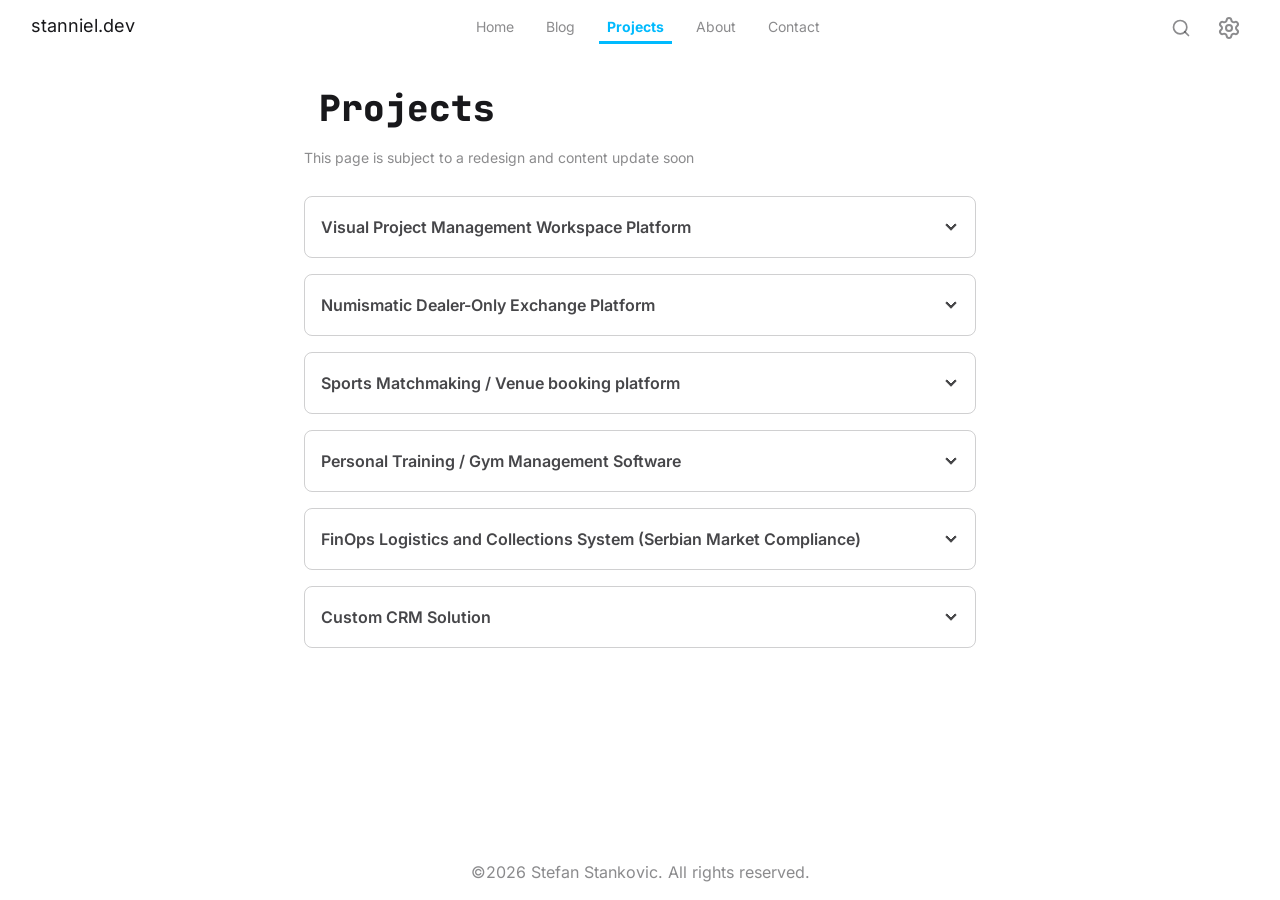
<file: projects/index.html>
<!DOCTYPE html><html lang="en" class="overflow-y-auto min-h-dvh scrollbar-gutter-both" data-astro-transition-scope="astro-tyfwoq7n-1"> <head><!-- Global Metadata --><meta charset="utf-8"><meta name="viewport" content="width=device-width,initial-scale=1"><link rel="icon" href="data:image/svg+xml,<svg xmlns='http://www.w3.org/2000/svg' viewBox='0 0 100 100'><text y='0.9em' font-size='90'>💾</text></svg>"><link rel="sitemap" href="/sitemap-index.xml"><link rel="alternate" type="application/rss+xml" title="stanniel.dev" href="https://stanniel.dev/rss.xml"><meta name="generator" content="Astro v6.4.8"><!-- Fonts --><script data-astro-rerun>(function(){const ADAPTIVE_FONTS = {"atkinson":{"family":"Atkinson Hyperlegible Next Variable","url":"/fonts/atkinson-hyperlegible-next-latin-wght-normal.woff2","format":"woff2-variations","descriptors":{"weight":"200 800","style":"normal","display":"swap","sizeAdjust":"105%","unicodeRange":"U+0000-00FF,U+0131,U+0152-0153,U+02BB-02BC,U+02C6,U+02DA,U+02DC,U+0304,U+0308,U+0329,U+2000-206F,U+20AC,U+2122,U+2191,U+2193,U+2212,U+2215,U+FEFF,U+FFFD"}},"inter":{"family":"Inter Variable","url":"/fonts/inter-latin-wght-normal.woff2","format":"woff2-variations","descriptors":{"weight":"100 900","style":"normal","display":"swap","sizeAdjust":"100%","unicodeRange":"U+0000-00FF,U+0131,U+0152-0153,U+02BB-02BC,U+02C6,U+02DA,U+02DC,U+0304,U+0308,U+0329,U+2000-206F,U+20AC,U+2122,U+2191,U+2193,U+2212,U+2215,U+FEFF,U+FFFD"}}};

  /**
   * @type {import("../consts").FontManifest}
   */
  const fonts = ADAPTIVE_FONTS;

  (() => {
    const isDyslexic = localStorage.getItem("reader") === "a11y";
    const desiredFont = isDyslexic ? fonts.atkinson : fonts.inter;

    const link = document.createElement("link");
    link.rel = "preload";
    link.as = "font";
    link.type = "font/woff2";
    link.href = desiredFont.url;
    link.crossOrigin = "anonymous";

    const style = document.createElement("style");
    style.innerHTML = `
        @font-face {
          font-family: "${desiredFont.family}";
          src: url("${desiredFont.url}") format("${desiredFont.format}");
          font-weight: ${desiredFont.descriptors.weight};
          font-style: ${desiredFont.descriptors.style};
          font-display: ${desiredFont.descriptors.display};
          unicode-range: ${desiredFont.descriptors.unicodeRange};
          size-adjust: ${desiredFont.descriptors.sizeAdjust};
        }
      `;

    document.head.appendChild(link);
    document.head.appendChild(style);
  })();
})();</script><link rel="preload" href="/fonts/jetbrains-mono-latin-wght-normal.woff2" as="font" type="font/woff2" crossorigin><!-- Theme --><script data-astro-rerun>
  (() => {
    const savedTheme = localStorage.getItem("theme");
    if (savedTheme) {
      document.documentElement.setAttribute("data-theme", savedTheme);
    } else {
      document.documentElement.removeAttribute("data-theme");
    }
  })();
</script><!-- Canonical URL --><link rel="canonical" href="https://stanniel.dev/projects/"><!-- Primary Meta Tags --><title>stanniel.dev</title><meta name="title" content="stanniel.dev"><meta name="description" content="A place to learn about the work of one developer, Stefan Stankovic"><!-- Open Graph / Facebook --><meta property="og:type" content="website"><meta property="og:url" content="https://stanniel.dev/projects/"><meta property="og:title" content="stanniel.dev"><meta property="og:description" content="A place to learn about the work of one developer, Stefan Stankovic"><!-- Twitter --><meta property="twitter:card" content="summary"><meta property="twitter:url" content="https://stanniel.dev/projects/"><meta property="twitter:title" content="stanniel.dev"><meta property="twitter:description" content="A place to learn about the work of one developer, Stefan Stankovic"><meta name="astro-view-transitions-enabled" content="true"><meta name="astro-view-transitions-fallback" content="animate"><script type="module" src="/_astro/ClientRouter.astro_astro_type_script_index_0_lang.CAqDO0tx.js"></script><style>[data-astro-cid-bthjkdla][data-wrapper]{display:inline-block;position:relative;padding:calc(var(--spacing) * 1)}h1[data-astro-cid-bthjkdla]{width:calc(var(--chars) * 1ch);margin:0}[data-astro-cid-bthjkdla][data-overlay]{position:absolute;inset:0;background:var(--color-base-100);animation:reveal var(--duration) steps(var(--chars)) forwards}[data-astro-cid-bthjkdla][data-cursor]{position:absolute;left:0;top:0;height:100%;width:calc(100% / var(--chars));background:currentColor;animation:blink 1s step-end var(--duration) 3 both}@media(prefers-reduced-motion:reduce){[data-astro-cid-bthjkdla][data-overlay]{display:none}}@keyframes reveal{to{transform:translate(100%)}}@keyframes blink{0%{opacity:1}50%,to{opacity:0}}
</style><link rel="stylesheet" href="/_astro/BaseLayout.BlACQEeP.css"><script type="module" src="/_astro/page.l0sNRNKZ.js"></script><style>[data-astro-transition-scope="astro-tyfwoq7n-1"] { view-transition-name: root; }@layer astro { ::view-transition-old(root) { animation: none; opacity: 0; mix-blend-mode: normal; }::view-transition-new(root) { animation: none; mix-blend-mode: normal; }::view-transition-group(root) { animation: none } }[data-astro-transition-fallback="old"] [data-astro-transition-scope="astro-tyfwoq7n-1"],
			[data-astro-transition-fallback="old"][data-astro-transition-scope="astro-tyfwoq7n-1"] { animation: none; mix-blend-mode: normal; }[data-astro-transition-fallback="new"] [data-astro-transition-scope="astro-tyfwoq7n-1"],
			[data-astro-transition-fallback="new"][data-astro-transition-scope="astro-tyfwoq7n-1"] { animation: none; mix-blend-mode: normal; }</style><style>[data-astro-transition-scope="astro-st455qfg-2"] { view-transition-name: main; }@layer astro { [data-astro-transition=top]::view-transition-old(main) { 
	animation-duration: 300ms;
	animation-timing-function: cubic-bezier(0.2, 0, 0, 1);
	animation-fill-mode: both;
	animation-name: slideOutBottom; }[data-astro-transition=top]::view-transition-new(main) { 
	animation-duration: 300ms;
	animation-timing-function: cubic-bezier(0.2, 0, 0, 1);
	animation-fill-mode: both;
	animation-name: slideInTop; }[data-astro-transition=right]::view-transition-old(main) { 
	animation-duration: 300ms;
	animation-timing-function: cubic-bezier(0.2, 0, 0, 1);
	animation-fill-mode: both;
	animation-name: slideOutLeft; }[data-astro-transition=right]::view-transition-new(main) { 
	animation-duration: 300ms;
	animation-timing-function: cubic-bezier(0.2, 0, 0, 1);
	animation-fill-mode: both;
	animation-name: slideInRight; }[data-astro-transition=bottom]::view-transition-old(main) { 
	animation-duration: 300ms;
	animation-timing-function: cubic-bezier(0.2, 0, 0, 1);
	animation-fill-mode: both;
	animation-name: slideOutTop; }[data-astro-transition=bottom]::view-transition-new(main) { 
	animation-duration: 300ms;
	animation-timing-function: cubic-bezier(0.2, 0, 0, 1);
	animation-fill-mode: both;
	animation-name: slideInBottom; }[data-astro-transition=left]::view-transition-old(main) { 
	animation-duration: 300ms;
	animation-timing-function: cubic-bezier(0.2, 0, 0, 1);
	animation-fill-mode: both;
	animation-name: slideOutRight; }[data-astro-transition=left]::view-transition-new(main) { 
	animation-duration: 300ms;
	animation-timing-function: cubic-bezier(0.2, 0, 0, 1);
	animation-fill-mode: both;
	animation-name: slideInLeft; }[data-astro-transition=bottom-right]::view-transition-old(main) { 
	animation-duration: 300ms;
	animation-timing-function: cubic-bezier(0.2, 0, 0, 1);
	animation-fill-mode: both;
	animation-name: slideOutTopLeft; }[data-astro-transition=bottom-right]::view-transition-new(main) { 
	animation-duration: 300ms;
	animation-timing-function: cubic-bezier(0.2, 0, 0, 1);
	animation-fill-mode: both;
	animation-name: slideInBottomRight; }[data-astro-transition=bottom-left]::view-transition-old(main) { 
	animation-duration: 300ms;
	animation-timing-function: cubic-bezier(0.2, 0, 0, 1);
	animation-fill-mode: both;
	animation-name: slideOutTopRight; }[data-astro-transition=bottom-left]::view-transition-new(main) { 
	animation-duration: 300ms;
	animation-timing-function: cubic-bezier(0.2, 0, 0, 1);
	animation-fill-mode: both;
	animation-name: slideInBottomLeft; }[data-astro-transition=top-right]::view-transition-old(main) { 
	animation-duration: 300ms;
	animation-timing-function: cubic-bezier(0.2, 0, 0, 1);
	animation-fill-mode: both;
	animation-name: slideOutBottomLeft; }[data-astro-transition=top-right]::view-transition-new(main) { 
	animation-duration: 300ms;
	animation-timing-function: cubic-bezier(0.2, 0, 0, 1);
	animation-fill-mode: both;
	animation-name: slideInTopRight; }[data-astro-transition=top-left]::view-transition-old(main) { 
	animation-duration: 300ms;
	animation-timing-function: cubic-bezier(0.2, 0, 0, 1);
	animation-fill-mode: both;
	animation-name: slideOutBottomRight; }[data-astro-transition=top-left]::view-transition-new(main) { 
	animation-duration: 300ms;
	animation-timing-function: cubic-bezier(0.2, 0, 0, 1);
	animation-fill-mode: both;
	animation-name: slideInTopLeft; }::view-transition-old(main) { 
	animation-duration: 300ms;
	animation-timing-function: cubic-bezier(0.2, 0, 0, 1);
	animation-fill-mode: both;
	animation-name: slideOutLeft; }::view-transition-new(main) { 
	animation-duration: 300ms;
	animation-timing-function: cubic-bezier(0.2, 0, 0, 1);
	animation-fill-mode: both;
	animation-name: slideInRight; }[data-astro-transition=back]::view-transition-old(main) { 
	animation-duration: 300ms;
	animation-timing-function: cubic-bezier(0.2, 0, 0, 1);
	animation-fill-mode: both;
	animation-name: slideOutRight; }[data-astro-transition=back]::view-transition-new(main) { 
	animation-duration: 300ms;
	animation-timing-function: cubic-bezier(0.2, 0, 0, 1);
	animation-fill-mode: both;
	animation-name: slideInLeft; } }[data-astro-transition=top][data-astro-transition-fallback="old"] [data-astro-transition-scope="astro-st455qfg-2"],
			[data-astro-transition=top][data-astro-transition-fallback="old"][data-astro-transition-scope="astro-st455qfg-2"] { 
	animation-duration: 300ms;
	animation-timing-function: cubic-bezier(0.2, 0, 0, 1);
	animation-fill-mode: both;
	animation-name: slideOutBottom; }[data-astro-transition=top][data-astro-transition-fallback="new"] [data-astro-transition-scope="astro-st455qfg-2"],
			[data-astro-transition=top][data-astro-transition-fallback="new"][data-astro-transition-scope="astro-st455qfg-2"] { 
	animation-duration: 300ms;
	animation-timing-function: cubic-bezier(0.2, 0, 0, 1);
	animation-fill-mode: both;
	animation-name: slideInTop; }[data-astro-transition=right][data-astro-transition-fallback="old"] [data-astro-transition-scope="astro-st455qfg-2"],
			[data-astro-transition=right][data-astro-transition-fallback="old"][data-astro-transition-scope="astro-st455qfg-2"] { 
	animation-duration: 300ms;
	animation-timing-function: cubic-bezier(0.2, 0, 0, 1);
	animation-fill-mode: both;
	animation-name: slideOutLeft; }[data-astro-transition=right][data-astro-transition-fallback="new"] [data-astro-transition-scope="astro-st455qfg-2"],
			[data-astro-transition=right][data-astro-transition-fallback="new"][data-astro-transition-scope="astro-st455qfg-2"] { 
	animation-duration: 300ms;
	animation-timing-function: cubic-bezier(0.2, 0, 0, 1);
	animation-fill-mode: both;
	animation-name: slideInRight; }[data-astro-transition=bottom][data-astro-transition-fallback="old"] [data-astro-transition-scope="astro-st455qfg-2"],
			[data-astro-transition=bottom][data-astro-transition-fallback="old"][data-astro-transition-scope="astro-st455qfg-2"] { 
	animation-duration: 300ms;
	animation-timing-function: cubic-bezier(0.2, 0, 0, 1);
	animation-fill-mode: both;
	animation-name: slideOutTop; }[data-astro-transition=bottom][data-astro-transition-fallback="new"] [data-astro-transition-scope="astro-st455qfg-2"],
			[data-astro-transition=bottom][data-astro-transition-fallback="new"][data-astro-transition-scope="astro-st455qfg-2"] { 
	animation-duration: 300ms;
	animation-timing-function: cubic-bezier(0.2, 0, 0, 1);
	animation-fill-mode: both;
	animation-name: slideInBottom; }[data-astro-transition=left][data-astro-transition-fallback="old"] [data-astro-transition-scope="astro-st455qfg-2"],
			[data-astro-transition=left][data-astro-transition-fallback="old"][data-astro-transition-scope="astro-st455qfg-2"] { 
	animation-duration: 300ms;
	animation-timing-function: cubic-bezier(0.2, 0, 0, 1);
	animation-fill-mode: both;
	animation-name: slideOutRight; }[data-astro-transition=left][data-astro-transition-fallback="new"] [data-astro-transition-scope="astro-st455qfg-2"],
			[data-astro-transition=left][data-astro-transition-fallback="new"][data-astro-transition-scope="astro-st455qfg-2"] { 
	animation-duration: 300ms;
	animation-timing-function: cubic-bezier(0.2, 0, 0, 1);
	animation-fill-mode: both;
	animation-name: slideInLeft; }[data-astro-transition=bottom-right][data-astro-transition-fallback="old"] [data-astro-transition-scope="astro-st455qfg-2"],
			[data-astro-transition=bottom-right][data-astro-transition-fallback="old"][data-astro-transition-scope="astro-st455qfg-2"] { 
	animation-duration: 300ms;
	animation-timing-function: cubic-bezier(0.2, 0, 0, 1);
	animation-fill-mode: both;
	animation-name: slideOutTopLeft; }[data-astro-transition=bottom-right][data-astro-transition-fallback="new"] [data-astro-transition-scope="astro-st455qfg-2"],
			[data-astro-transition=bottom-right][data-astro-transition-fallback="new"][data-astro-transition-scope="astro-st455qfg-2"] { 
	animation-duration: 300ms;
	animation-timing-function: cubic-bezier(0.2, 0, 0, 1);
	animation-fill-mode: both;
	animation-name: slideInBottomRight; }[data-astro-transition=bottom-left][data-astro-transition-fallback="old"] [data-astro-transition-scope="astro-st455qfg-2"],
			[data-astro-transition=bottom-left][data-astro-transition-fallback="old"][data-astro-transition-scope="astro-st455qfg-2"] { 
	animation-duration: 300ms;
	animation-timing-function: cubic-bezier(0.2, 0, 0, 1);
	animation-fill-mode: both;
	animation-name: slideOutTopRight; }[data-astro-transition=bottom-left][data-astro-transition-fallback="new"] [data-astro-transition-scope="astro-st455qfg-2"],
			[data-astro-transition=bottom-left][data-astro-transition-fallback="new"][data-astro-transition-scope="astro-st455qfg-2"] { 
	animation-duration: 300ms;
	animation-timing-function: cubic-bezier(0.2, 0, 0, 1);
	animation-fill-mode: both;
	animation-name: slideInBottomLeft; }[data-astro-transition=top-right][data-astro-transition-fallback="old"] [data-astro-transition-scope="astro-st455qfg-2"],
			[data-astro-transition=top-right][data-astro-transition-fallback="old"][data-astro-transition-scope="astro-st455qfg-2"] { 
	animation-duration: 300ms;
	animation-timing-function: cubic-bezier(0.2, 0, 0, 1);
	animation-fill-mode: both;
	animation-name: slideOutBottomLeft; }[data-astro-transition=top-right][data-astro-transition-fallback="new"] [data-astro-transition-scope="astro-st455qfg-2"],
			[data-astro-transition=top-right][data-astro-transition-fallback="new"][data-astro-transition-scope="astro-st455qfg-2"] { 
	animation-duration: 300ms;
	animation-timing-function: cubic-bezier(0.2, 0, 0, 1);
	animation-fill-mode: both;
	animation-name: slideInTopRight; }[data-astro-transition=top-left][data-astro-transition-fallback="old"] [data-astro-transition-scope="astro-st455qfg-2"],
			[data-astro-transition=top-left][data-astro-transition-fallback="old"][data-astro-transition-scope="astro-st455qfg-2"] { 
	animation-duration: 300ms;
	animation-timing-function: cubic-bezier(0.2, 0, 0, 1);
	animation-fill-mode: both;
	animation-name: slideOutBottomRight; }[data-astro-transition=top-left][data-astro-transition-fallback="new"] [data-astro-transition-scope="astro-st455qfg-2"],
			[data-astro-transition=top-left][data-astro-transition-fallback="new"][data-astro-transition-scope="astro-st455qfg-2"] { 
	animation-duration: 300ms;
	animation-timing-function: cubic-bezier(0.2, 0, 0, 1);
	animation-fill-mode: both;
	animation-name: slideInTopLeft; }[data-astro-transition-fallback="old"] [data-astro-transition-scope="astro-st455qfg-2"],
			[data-astro-transition-fallback="old"][data-astro-transition-scope="astro-st455qfg-2"] { 
	animation-duration: 300ms;
	animation-timing-function: cubic-bezier(0.2, 0, 0, 1);
	animation-fill-mode: both;
	animation-name: slideOutLeft; }[data-astro-transition-fallback="new"] [data-astro-transition-scope="astro-st455qfg-2"],
			[data-astro-transition-fallback="new"][data-astro-transition-scope="astro-st455qfg-2"] { 
	animation-duration: 300ms;
	animation-timing-function: cubic-bezier(0.2, 0, 0, 1);
	animation-fill-mode: both;
	animation-name: slideInRight; }[data-astro-transition=back][data-astro-transition-fallback="old"] [data-astro-transition-scope="astro-st455qfg-2"],
			[data-astro-transition=back][data-astro-transition-fallback="old"][data-astro-transition-scope="astro-st455qfg-2"] { 
	animation-duration: 300ms;
	animation-timing-function: cubic-bezier(0.2, 0, 0, 1);
	animation-fill-mode: both;
	animation-name: slideOutRight; }[data-astro-transition=back][data-astro-transition-fallback="new"] [data-astro-transition-scope="astro-st455qfg-2"],
			[data-astro-transition=back][data-astro-transition-fallback="new"][data-astro-transition-scope="astro-st455qfg-2"] { 
	animation-duration: 300ms;
	animation-timing-function: cubic-bezier(0.2, 0, 0, 1);
	animation-fill-mode: both;
	animation-name: slideInLeft; }</style><style>[data-astro-transition-scope="astro-sqkhhdtl-3"] { view-transition-name: nav-underline; }@layer astro { ::view-transition-old(nav-underline) { 
	animation-duration: 180ms;
	animation-timing-function: cubic-bezier(0.76, 0, 0.24, 1);
	animation-fill-mode: both;
	animation-name: astroFadeOut; }::view-transition-new(nav-underline) { 
	animation-duration: 180ms;
	animation-timing-function: cubic-bezier(0.76, 0, 0.24, 1);
	animation-fill-mode: both;
	animation-name: astroFadeIn; }[data-astro-transition=back]::view-transition-old(nav-underline) { 
	animation-duration: 180ms;
	animation-timing-function: cubic-bezier(0.76, 0, 0.24, 1);
	animation-fill-mode: both;
	animation-name: astroFadeOut; }[data-astro-transition=back]::view-transition-new(nav-underline) { 
	animation-duration: 180ms;
	animation-timing-function: cubic-bezier(0.76, 0, 0.24, 1);
	animation-fill-mode: both;
	animation-name: astroFadeIn; } }[data-astro-transition-fallback="old"] [data-astro-transition-scope="astro-sqkhhdtl-3"],
			[data-astro-transition-fallback="old"][data-astro-transition-scope="astro-sqkhhdtl-3"] { 
	animation-duration: 180ms;
	animation-timing-function: cubic-bezier(0.76, 0, 0.24, 1);
	animation-fill-mode: both;
	animation-name: astroFadeOut; }[data-astro-transition-fallback="new"] [data-astro-transition-scope="astro-sqkhhdtl-3"],
			[data-astro-transition-fallback="new"][data-astro-transition-scope="astro-sqkhhdtl-3"] { 
	animation-duration: 180ms;
	animation-timing-function: cubic-bezier(0.76, 0, 0.24, 1);
	animation-fill-mode: both;
	animation-name: astroFadeIn; }[data-astro-transition=back][data-astro-transition-fallback="old"] [data-astro-transition-scope="astro-sqkhhdtl-3"],
			[data-astro-transition=back][data-astro-transition-fallback="old"][data-astro-transition-scope="astro-sqkhhdtl-3"] { 
	animation-duration: 180ms;
	animation-timing-function: cubic-bezier(0.76, 0, 0.24, 1);
	animation-fill-mode: both;
	animation-name: astroFadeOut; }[data-astro-transition=back][data-astro-transition-fallback="new"] [data-astro-transition-scope="astro-sqkhhdtl-3"],
			[data-astro-transition=back][data-astro-transition-fallback="new"][data-astro-transition-scope="astro-sqkhhdtl-3"] { 
	animation-duration: 180ms;
	animation-timing-function: cubic-bezier(0.76, 0, 0.24, 1);
	animation-fill-mode: both;
	animation-name: astroFadeIn; }</style></head> <body class="min-h-dvh [--header-height:--spacing(13)] [--footer-height:--spacing(12)]"> <header id="main-header" class="h-(--header-height) sticky z-10 top-0 sm:px-4 sm:py-2 flex items-center justify-between gap-4 bg-base-100 group"> <a class="hidden sm:block focus-visible:outline-2 focus-visible:outline-current" href="/"> <h2 class="text-lg">stanniel.dev</h2> </a> <nav class="grid grid-cols-5 grid-rows-[repeat(2,minmax(0,auto))] md:flex gap-1 md:gap-4"> <a href="/" class="relative hover:text-base-content py-1 md:p-2 focus-visible:outline-2 outline-current outline-offset-4 grid grid-rows-subgrid grid-cols-1 row-span-2 text-center text-xs leading-2.75 sm:text-sm text-base-content/50"> <svg width="1em" height="1em" class="size-5 md:hidden self-center-safe justify-self-center-safe" data-icon="lucide:house">   <symbol id="ai:lucide:house" viewBox="0 0 24 24"><g fill="none" stroke="currentColor" stroke-linecap="round" stroke-linejoin="round" stroke-width="2"><path d="M15 21v-8a1 1 0 0 0-1-1h-4a1 1 0 0 0-1 1v8"/><path d="M3 10a2 2 0 0 1 .709-1.528l7-6a2 2 0 0 1 2.582 0l7 6A2 2 0 0 1 21 10v9a2 2 0 0 1-2 2H5a2 2 0 0 1-2-2z"/></g></symbol><use href="#ai:lucide:house"></use>  </svg> <span>Home</span>  <div data-key="gh" slot="after-link" class="absolute top-full min-w-full w-max pt-1 z-20 text-base-content pointer-events-none hidden group-data-[keybinds-filter='']:block group-data-[keybinds-filter^='g']:block"> <kbd class="kbd">g</kbd><kbd class="kbd">h</kbd> </div> </a><a href="/blog/" class="relative hover:text-base-content py-1 md:p-2 focus-visible:outline-2 outline-current outline-offset-4 grid grid-rows-subgrid grid-cols-1 row-span-2 text-center text-xs leading-2.75 sm:text-sm text-base-content/50"> <svg width="1em" height="1em" class="size-5 md:hidden self-center-safe justify-self-center-safe" data-icon="lucide:newspaper">   <symbol id="ai:lucide:newspaper" viewBox="0 0 24 24"><g fill="none" stroke="currentColor" stroke-linecap="round" stroke-linejoin="round" stroke-width="2"><path d="M15 18h-5m8-4h-8m-6 8h16a2 2 0 0 0 2-2V4a2 2 0 0 0-2-2H8a2 2 0 0 0-2 2v16a2 2 0 0 1-4 0v-9a2 2 0 0 1 2-2h2"/><rect width="8" height="4" x="10" y="6" rx="1"/></g></symbol><use href="#ai:lucide:newspaper"></use>  </svg> <span>Blog</span>  <div data-key="gb" slot="after-link" class="absolute top-full min-w-full w-max pt-1 z-20 text-base-content pointer-events-none hidden group-data-[keybinds-filter='']:block group-data-[keybinds-filter^='g']:block"> <kbd class="kbd">g</kbd><kbd class="kbd">b</kbd> </div> </a><a href="/projects/" aria-current="page" class="relative hover:text-base-content py-1 md:p-2 focus-visible:outline-2 outline-current outline-offset-4 grid grid-rows-subgrid grid-cols-1 row-span-2 text-center text-xs leading-2.75 sm:text-sm text-info font-extrabold sm:font-bold pointer-events-none cursor-default"> <svg width="1em" height="1em" class="size-5 md:hidden self-center-safe justify-self-center-safe" data-icon="lucide:book-text">   <symbol id="ai:lucide:book-text" viewBox="0 0 24 24"><path fill="none" stroke="currentColor" stroke-linecap="round" stroke-linejoin="round" stroke-width="2" d="M4 19.5v-15A2.5 2.5 0 0 1 6.5 2H19a1 1 0 0 1 1 1v18a1 1 0 0 1-1 1H6.5a1 1 0 0 1 0-5H20M8 11h8M8 7h6"/></symbol><use href="#ai:lucide:book-text"></use>  </svg> <span>Projects</span> <span class="absolute md:w-full md:h-0.75 -bottom-1 left-0 bg-current" data-astro-transition-scope="astro-sqkhhdtl-3"></span> <div data-key="gp" slot="after-link" class="absolute top-full min-w-full w-max pt-1 z-20 text-base-content pointer-events-none hidden group-data-[keybinds-filter='']:block group-data-[keybinds-filter^='g']:block"> <kbd class="kbd">g</kbd><kbd class="kbd">p</kbd> </div> </a><a href="/about/" class="relative hover:text-base-content py-1 md:p-2 focus-visible:outline-2 outline-current outline-offset-4 grid grid-rows-subgrid grid-cols-1 row-span-2 text-center text-xs leading-2.75 sm:text-sm text-base-content/50"> <svg width="1em" height="1em" class="size-5 md:hidden self-center-safe justify-self-center-safe" data-icon="lucide:info">   <symbol id="ai:lucide:info" viewBox="0 0 24 24"><g fill="none" stroke="currentColor" stroke-linecap="round" stroke-linejoin="round" stroke-width="2"><circle cx="12" cy="12" r="10"/><path d="M12 16v-4m0-4h.01"/></g></symbol><use href="#ai:lucide:info"></use>  </svg> <span>About</span>  <div data-key="ga" slot="after-link" class="absolute top-full min-w-full w-max pt-1 z-20 text-base-content pointer-events-none hidden group-data-[keybinds-filter='']:block group-data-[keybinds-filter^='g']:block"> <kbd class="kbd">g</kbd><kbd class="kbd">a</kbd> </div> </a><a href="/contact/" class="relative hover:text-base-content py-1 md:p-2 focus-visible:outline-2 outline-current outline-offset-4 grid grid-rows-subgrid grid-cols-1 row-span-2 text-center text-xs leading-2.75 sm:text-sm text-base-content/50"> <svg width="1em" height="1em" class="size-5 md:hidden self-center-safe justify-self-center-safe" data-icon="lucide:messages-square">   <symbol id="ai:lucide:messages-square" viewBox="0 0 24 24"><path fill="none" stroke="currentColor" stroke-linecap="round" stroke-linejoin="round" stroke-width="2" d="M16 10a2 2 0 0 1-2 2H6.828a2 2 0 0 0-1.414.586l-2.202 2.202A.71.71 0 0 1 2 14.286V4a2 2 0 0 1 2-2h10a2 2 0 0 1 2 2zm4-1a2 2 0 0 1 2 2v10.286a.71.71 0 0 1-1.212.502l-2.202-2.202A2 2 0 0 0 17.172 19H10a2 2 0 0 1-2-2v-1"/></symbol><use href="#ai:lucide:messages-square"></use>  </svg> <span>Contact</span>  <div data-key="gc" slot="after-link" class="absolute top-full min-w-full w-max pt-1 z-20 text-base-content pointer-events-none hidden group-data-[keybinds-filter='']:block group-data-[keybinds-filter^='g']:block"> <kbd class="kbd">g</kbd><kbd class="kbd">c</kbd> </div> </a> </nav> <div class="flex gap-2 justify-end h-full"> <div class="flex gap-4 h-full"> <button type="button" class="relative btn btn-ghost btn-circle text-base-content/50 hover:text-base-content focus-visible:outline-2 focus-visible:outline-current" id="search-dialog-trigger"> <svg width="1em" height="1em" class="size-5" data-icon="lucide:search">   <symbol id="ai:lucide:search" viewBox="0 0 24 24"><g fill="none" stroke="currentColor" stroke-linecap="round" stroke-linejoin="round" stroke-width="2"><path d="m21 21l-4.34-4.34"/><circle cx="11" cy="11" r="8"/></g></symbol><use href="#ai:lucide:search"></use>  </svg> <div data-key="/" class="absolute top-full w-full z-20 text-base-content pointer-events-none hidden group-data-[keybinds-filter='']:block"> <kbd class="kbd">/</kbd> </div> </button> <dialog closedby="any" id="search-dialog" class="m-4 mx-auto w-[min(100dvw,--spacing(128))] backdrop:bg-gray-950/40 shadow-2xl border border-base-300 bg-base-100 rounded-2xl"> <div data-search class="group/search"> <div class="p-4 max-h-dvh sm:max-h-[50dvh] astro-vkceynjc" data-astro-cid-vkceynjc> <!-- biome-ignore lint/a11y/noLabelWithoutControl: input is wrapped inside --> <label data-search-bar class="input w-full focus-within:outline-offset-0 outline-current" data-astro-cid-vkceynjc> <svg width="1em" height="1em" viewBox="0 0 24 24" class="size-5" data-astro-cid-vkceynjc="true" data-icon="lucide:search">   <use href="#ai:lucide:search"></use>  </svg> <input type="search" name="search" data-search-input class="grow" placeholder="Search" autocomplete="off" autocorrect="off" autocapitalize="off" spellcheck="false" data-search-input data-astro-cid-vkceynjc> </label> </div> <template data-search-result-template> <li> <a href="#top" class="block p-4 hover:bg-base-content/7 focus-visible:bg-base-content/7 focus-visible:outline-2 focus-visible:-outline-offset-4"> <span class="block text-sm font-semibold" data-search-result-title>Search result</span> <span data-search-result-excerpt></span> </a> </li> </template> <ul data-search-results class="peer text-xs text-base-content/70 max-h-full overflow-auto scrollbar-gutter-both"></ul> <div class="p-4 flex gap-3 group pointer-coarse:hidden"> <div class="flex gap-1"> <kbd class="kbd kbd-xs">Esc</kbd> <span class="text-base-content/50 text-xs">  <span class="relative"> <span class="visible opacity-100 group-has-[input:focus:not(:placeholder-shown)]/search:invisible group-has-[input:focus:not(:placeholder-shown)]/search:opacity-0">close</span> <span class="absolute inset-0 invisible opacity-0 group-has-[input:focus:not(:placeholder-shown)]/search:visible group-has-[input:focus:not(:placeholder-shown)]/search:opacity-100">clear</span> </span>  </span> </div> <div class="flex gap-1 invisible opacity-0 transition-[visibility,opacity] group-peer-focus-within:visible group-peer-focus-within:opacity-100 group-peer-has-[li_a]:visible group-peer-has-[li_a]:opacity-100"> <kbd class="kbd kbd-xs">↑↓</kbd> <span class="text-base-content/50 text-xs"> navigate </span> </div> <div class="flex gap-1 invisible opacity-0 transition-[visibility,opacity] group-peer-focus-within:visible group-peer-focus-within:opacity-100"> <kbd class="kbd kbd-xs">↵</kbd> <span class="text-base-content/50 text-xs"> select </span> </div> <div class="flex gap-1 invisible opacity-0 transition-[visibility,opacity] group-peer-focus-within:visible group-peer-focus-within:opacity-100"> <kbd class="kbd kbd-xs">/</kbd> <span class="text-base-content/50 text-xs"> search </span> </div> </div> </div> <script type="module" src="/_astro/Search.astro_astro_type_script_index_0_lang.CEaCKBGV.js"></script> </dialog> </div> <div class="flex gap-4 [anchor-name:--settings-anchor]"> <button type="button" id="reader-settings-dialog-trigger" class="relative btn btn-ghost btn-circle text-base-content/50 hover:text-base-content focus-visible:outline-2 focus-visible:outline-current"> <svg width="1em" height="1em" class="size-6" data-icon="lucide:settings">   <symbol id="ai:lucide:settings" viewBox="0 0 24 24"><g fill="none" stroke="currentColor" stroke-linecap="round" stroke-linejoin="round" stroke-width="2"><path d="M9.671 4.136a2.34 2.34 0 0 1 4.659 0a2.34 2.34 0 0 0 3.319 1.915a2.34 2.34 0 0 1 2.33 4.033a2.34 2.34 0 0 0 0 3.831a2.34 2.34 0 0 1-2.33 4.033a2.34 2.34 0 0 0-3.319 1.915a2.34 2.34 0 0 1-4.659 0a2.34 2.34 0 0 0-3.32-1.915a2.34 2.34 0 0 1-2.33-4.033a2.34 2.34 0 0 0 0-3.831A2.34 2.34 0 0 1 6.35 6.051a2.34 2.34 0 0 0 3.319-1.915"/><circle cx="12" cy="12" r="3"/></g></symbol><use href="#ai:lucide:settings"></use>  </svg> <div data-key="o" class="absolute top-full w-full z-20 text-base-content pointer-events-none hidden group-data-[keybinds-filter='']:block"> <kbd class="kbd">o</kbd> </div> </button> <dialog id="reader-settings-dialog" class="m-0 inset-auto [position-anchor:--settings-anchor] top-[anchor(bottom)] right-[anchor(right)] p-6 shadow-2xl border border-base-300 bg-base-100 rounded-2xl w-72"> <h3 class="text-xs font-bold uppercase tracking-widest opacity-50 mb-4">
Appearance
</h3> <div class="flex flex-col gap-2"> <p class="label">Color Palette</p> <select name="theme" class="select select-md select-accent" data-choose-theme> <option value="system">System Default</option> <option value="light">Default Light</option> <option value="dark">Default Dark</option> <option value="cupcake">Soft (Cupcake)</option> <option value="nord">Nordic Blue</option> <option value="retro">Retro Serif</option> </select> </div> <div class="divider"></div> <div class="flex flex-col gap-2"> <label class="label cursor-pointer flex gap-8"> <span class="label-text font-medium text-base">Accessibility Mode</span> <input type="checkbox" id="reader-toggle" class="toggle toggle-accent"> </label> <p class="text-xs opacity-60 mt-1 leading-tight">
Switches to Atkinson Hyperlegible and increases spacing.
</p> </div> </dialog> <script type="module">const d={atkinson:{family:"Atkinson Hyperlegible Next Variable",url:"/fonts/atkinson-hyperlegible-next-latin-wght-normal.woff2",format:"woff2-variations",descriptors:{weight:"200 800",style:"normal",display:"swap",sizeAdjust:"105%",unicodeRange:"U+0000-00FF,U+0131,U+0152-0153,U+02BB-02BC,U+02C6,U+02DA,U+02DC,U+0304,U+0308,U+0329,U+2000-206F,U+20AC,U+2122,U+2191,U+2193,U+2212,U+2215,U+FEFF,U+FFFD"}},inter:{family:"Inter Variable",url:"/fonts/inter-latin-wght-normal.woff2",format:"woff2-variations",descriptors:{weight:"100 900",style:"normal",display:"swap",sizeAdjust:"100%",unicodeRange:"U+0000-00FF,U+0131,U+0152-0153,U+02BB-02BC,U+02C6,U+02DA,U+02DC,U+0304,U+0308,U+0329,U+2000-206F,U+20AC,U+2122,U+2191,U+2193,U+2212,U+2215,U+FEFF,U+FFFD"}}},s=t=>{const e=d[t];if(Array.from(document.fonts).some(a=>a.family===e.family&&a.status==="loaded"))return;new FontFace(e.family,`url("${e.url}") format("${e.format}")`,e.descriptors).load().then(a=>document.fonts.add(a))},l=()=>{const t=document.documentElement,e=document.querySelector("[data-choose-theme]"),o=document.querySelector("#reader-toggle"),n=localStorage.getItem("theme"),a=localStorage.getItem("reader")||"default";e&&(e.value=n||"system",e.addEventListener("change",function(){const r=this.value;r!=="system"?(t.setAttribute("data-theme",r),localStorage.setItem("theme",r)):(t.removeAttribute("data-theme"),localStorage.removeItem("theme"))})),o&&(o.checked=a==="a11y",o.addEventListener("change",function(){this.checked?(s("atkinson"),t.setAttribute("data-reader","a11y"),localStorage.setItem("reader","a11y")):(s("inter"),t.removeAttribute("data-reader"),localStorage.removeItem("reader"))}))};document.addEventListener("astro:page-load",()=>{l()});</script> </div> </div>    </header> <script type="module" src="/_astro/Header.astro_astro_type_script_index_0_lang.C6O4INp2.js"></script> <main class="min-h-[calc(100dvh-var(--header-height,0)-var(--footer-height,0))] flex flex-col items-center px-6 py-4" data-astro-transition-scope="astro-st455qfg-2">  <div class="prose py-4 flex w-full justify-start"> <div data-wrapper style="--chars:8;--duration:0.5s" class="astro-bthjkdla" data-astro-cid-bthjkdla> <h1 class="font-mono whitespace-nowrap" data-astro-cid-bthjkdla> Projects </h1> <div data-overlay data-astro-cid-bthjkdla> <div data-cursor data-astro-cid-bthjkdla></div> </div> </div> </div> <div class="prose w-full max-w-2xl flex flex-col gap-4"> <p class="not-prose text-sm pb-3 text-base-content/50">
This page is subject to a redesign and content update soon
</p> <div class="collapse collapse-arrow border border-base-content/20"> <input type="checkbox" name="active-project"> <div class="collapse-title font-semibold">
Visual Project Management Workspace Platform
</div> <div class="collapse-content text-sm"> <p>
Collaborative project management platform that re-imagined
          traditional, linear project tracking (like Jira) into a spatially
          organized 2D graph ecosystem. Designed for cross-functional
          organization, the platform allowed multiple engineering, design, and
          operations teams to map out task dependencies on a synchronized grid
          canvas.
</p> <h3>System type:</h3> <span>Serverless</span> <h3>Stack:</h3> <span>
AWS stack (CDK, Gateway, Lambda, DynamoDB, Cognito, S3, MQTT), Node,
          GraphQL, Elm, TypeScript, Sass
</span> <h3>Some features included:</h3> <ul> <li>Grid-Constrained 2D Dependency Canvas</li> <li>Multi-Dimensional Cross-Team Classification</li> <li>Contextual Workspaces</li> <li>Collaborative Workspace Infrastructure</li> <li>Risk Task Lifecycle Support</li> </ul> <h3>Some notable contributions:</h3> <ul> <li>
Authored a highly configurable, reusable layout animation engine for
            Elm, overcoming the framework's strict rendering cycle to seamlessly
            orchestrate transitions from macro page-switches down to atomic
            component state updates
</li> </ul> </div> </div> <div class="collapse collapse-arrow border border-base-content/20"> <input type="checkbox" name="active-project"> <div class="collapse-title font-semibold">
Numismatic Dealer-Only Exchange Platform
</div> <div class="collapse-content text-sm"> <p>
Comprehensive frontend architecture rewrite for a premier high-volume,
          B2B rare coin and currency trading network. The platform serves as an
          enterprise market data terminal and wholesale exchange where verified
          coin dealers track real-time valuations, analyze global rarity
          statistics, and place high-value buy/sell bids.
</p> <h3>Stack:</h3> <span>Elm, Typescript, Sass</span> <h3>Some features included:</h3> <ul> <li>Wholesale Market-Making Suite</li> <li>Industry Benchmark Integration</li> <li>Rarity & Population Census Tracking</li> </ul> <h3>Some notable contributions:</h3> <ul> <li>
Designed a reusable Excel-like editable table abstraction in Elm
            with an intentional escape hatch for client-only state, a capability
            that later saved significant rework when requirements evolved beyond
            what the standard cell abstraction was designed for
</li> <li>
Regularly collaborated with .NET/C# backend teams to diagnose API
            and schema issues, bridging the frontend-backend gap despite the
            stack difference
</li> <li>
Forked, fixed, and extended a TypeScript-based GraphQL
            code-generation CLI targeting a .NET backend — cross-stack work
            outside the team's expertise — significantly reducing manual
            boilerplate for backend teams
</li> </ul> </div> </div> <div class="collapse collapse-arrow border border-base-content/20"> <input type="checkbox" name="active-project"> <div class="collapse-title font-semibold">
Sports Matchmaking / Venue booking platform
</div> <div class="collapse-content text-sm"> <p>
Mobile-first social sports platform designed to connect recreational
          athletes and simplify the logistics of organizing games. Brought
          players together based on mutual sports interests and skill levels,
          while simultaneously integrating local sports facilities directly into
          the user experience for effortless court and field reservations. Built
          as a hybrid application (Web, iOS, and Android) utilizing Apache
          Cordova.
</p> <h3>System type:</h3> <span>Serverless</span> <h3>Stack:</h3> <span>
AWS stack (CDK, Gateway, Lambda, DynamoDB, Cognito, S3, MQTT), Node,
          GraphQL, Elm, TypeScript, Sass
</span> <h3>Some features included:</h3> <ul> <li>Dynamic Sports Matchmaking</li> <li>Geofenced Venue Booking</li> <li>Integrated Payments</li> <li>Performance & History Analytics</li> <li>Moderation & Safety Tools</li> </ul> <h3>Some notable contributions:</h3> <ul> <li>
Owned mobile build pipeline, resolving major breaking changes due to
            Android/iOS platform changes - patching unmaintained dependencies
            and resolving all blockers
</li> <li>
Owned CI/CD, resolving complex build failures due to subtle changes
            in 3rd party build dependencies
</li> <li>Implemented an abstraction for payments (Stripe integrations)</li> </ul> </div> </div> <div class="collapse collapse-arrow border border-base-content/20"> <input type="checkbox" name="active-project"> <div class="collapse-title font-semibold">
Personal Training / Gym Management Software
</div> <div class="collapse-content text-sm"> <p>
Cross-platform B2B2C fitness ecosystem designed to bridge the gap
          between fitness enterprises, personal trainers, and clients. The
          platform functions as both an enterprise gym management tool and an
          interactive personal training app, built as a hybrid application (Web,
          iOS, and Android) utilizing Apache Cordova.
</p> <h3>System type:</h3> <span>Serverless</span> <h3>Stack:</h3> <span>
AWS stack (CDK, Gateway, Lambda, DynamoDB, Cognito, S3, MQTT), Node,
          GraphQL, Elm, TypeScript, Sass
</span> <h3>Some features included:</h3> <ul> <li>Multi-Tier Enterprise Hierarchy</li> <li>Trainer Programming Suite</li> <li>Interactive Client Experience</li> <li>Workout Feedback System</li> <li>Real Time Chat</li> <li>Stats & Reporting System</li> </ul> <h3>Some notable contributions:</h3> <ul> <li>
Owned build tooling (Webpack, plugins, asset pipelines, SVG-to-code
            generation), designing and maintaining systems while implementing
            non-trivial major dependency upgrades
</li> <li>
Implemented front-end libraries for custom behaviours (custom
            high-performance drag&drop in Elm, custom input event handling to
            overcome Cordova limitations)
</li> </ul> </div> </div> <div class="collapse collapse-arrow border border-base-content/20"> <input type="checkbox" name="active-project"> <div class="collapse-title font-semibold">
FinOps Logistics and Collections System (Serbian Market Compliance)
</div> <div class="collapse-content text-sm"> <p>
A system that acts as a front-end workspace for non-accountant staff
          to chase payments and fix data before it impacts the main ledger (the
          ERP). It manages financial communication post-sale, including the
          lifecycle of unpaid debt and operational exceptions.
</p> <p>
This project was done pre-2022 e-invoicing reforms. The laws required
          rigorous physical and digital documentation.
</p> <h3>System type:</h3> <h4>Legacy:</h4> <span>Monolith</span> <h4>Rewrite:</h4> <span>Distributed monolith (transition phase from monolith into
          microservices)</span> <h3>Stack:</h3> <h4>Legacy:</h4> <span> PHP 5.6, HTML, CSS, MySQL </span> <h4>Rewrite:</h4> <span>
PHP Symphony, NextJS, Emotion (CSS-in-JS), MySQL, Memcached
</span> <h3>Some features included:</h3> <ul> <li>Serbian Fiscal & Regulatory Compliance (pre-2022)</li> <li>Lifecycle Tracking</li> <li>Email Workflows</li> <li>Communication Audit Logs</li> <li>Priority Queue Dispatcher</li> <li>State Resolution Workflow</li> <li>ERP integrations</li> </ul> <h3>Some notable contributions:</h3> <ul> <li>
Surfaced and resolved overlooked quality-of-life issues in the
            legacy system — such as outdated hardcoded copy that all users were
            manually overwriting daily — by staying in contact with
            non-technical staff and acting on what I heard
</li> <li>
Ported poorly documented unclear legacy system code into a modern
            stack, utilising high coding standards that resulted in clear,
            readable code years later
</li> </ul> </div> </div> <div class="collapse collapse-arrow border border-base-content/20"> <input type="checkbox" name="active-project"> <div class="collapse-title font-semibold">Custom CRM Solution</div> <div class="collapse-content text-sm"> <p>
Client Relationship Management (CRM) software for the top ranking job
          board company in the country. It was used mostly by the sales team to
          fascilitate their tasks and work flow, though it was used company wide
          for data/reporting purposes.
</p> <h3>System type:</h3> <span>Distributed monolith (transition phase from monolith into
          microservices)</span> <h3>Stack:</h3> <span>
PHP Symphony, JavaScript React, Sass CSS, MySQL, MongoDB, Memcached
</span> <h3>Some features included:</h3> <ul> <li>Client & Lead Management</li> <li>Communication/Telephony Features</li> <li>Fair-Share Account Rotation</li> <li>User/Autorization Management</li> <li>Stats and Reporting Tools</li> <li>Real-Time Notifications</li> </ul> <h3>Some notable contributions:</h3> <ul> <li>
Improved backend performance by refactoring complex MySQL queries,
            reducing response times for the highest offending endpoint from ~30s
            to ~3s
</li> <li>
Identified a session redirect bug causing ~50 users to manually
            re-authenticate across all open browser tabs each morning; fixed by
            preserving the intended route through the auth flow, eliminating a
            daily friction point that had been silently accepted
</li> <li>
Designed a batch pipeline aggregating 20+ MySQL tables into MongoDB
            on a 30-minute schedule — replacing a ~3-minute real-time query with
            near-instant results for the sales team — and implemented
            non-trivial aggregation queries on the read layer to serve the final
            output
</li> </ul> </div> </div> </div>  </main> <footer class="text-xs sm:text-sm md:text-base p-2 w-full flex justify-center text-base-content/50 h-(--footer-height)"> <div>
&copy;<span id="copy-year">2026</span>
Stefan Stankovic. All rights reserved.
</div> </footer> <script type="module">document.addEventListener("astro:page-load",()=>{const e=new Date().getFullYear().toString(),t=document.getElementById("copy-year");t&&t.textContent!==e&&(t.textContent=e)});</script> <script type="module">document.addEventListener("astro:before-preparation",t=>{const e=g(),o=i(t.from.pathname,e)??{x:-99,y:0},n=i(t.to.pathname,e)??{x:99,y:0},r=Math.sign(n.x-o.x),l=Math.sign(n.y-o.y);let a="",s="";switch(r){case-1:a="left";break;case 1:a="right";break}switch(l){case-1:s="bottom";break;case 1:s="top";break}const c=[s,a].filter(Boolean).join("-");c&&(t.direction=c)});function g(){const t=new Map;document.querySelectorAll("header nav a").forEach((o,n)=>{const{pathname:r}=new URL(o.href);t.set(r,{x:n,y:0})});const e=t.get("/blog/")?.x??0;return t.set("/blog/*",{x:e,y:-1}),t}function i(t,e){const o=e.get(t);return o||(t.startsWith("/blog/")&&t!=="/blog/"?e.get("/blog/*")??null:null)}</script> <style is:global>
  ::view-transition-old(main),
  ::view-transition-new(main) {
    transform-origin: top center;
  }

  @keyframes slideInTop {
    from {
      translate: 0 -50dvh;
      scale: 0.96;
      opacity: 0.4;
    }
    to {
      translate: 0 0;
      scale: 1;
      opacity: 1;
    }
  }

  @keyframes slideInRight {
    from {
      translate: 50dvw 0;
      scale: 0.96;
      opacity: 0.4;
    }
    to {
      translate: 0 0;
      scale: 1;
      opacity: 1;
    }
  }

  @keyframes slideInBottom {
    from {
      translate: 0 50dvh;
      scale: 0.96;
      opacity: 0.4;
    }
    to {
      translate: 0 0;
      scale: 1;
      opacity: 1;
    }
  }

  @keyframes slideInLeft {
    from {
      translate: -50dvw 0;
      scale: 0.96;
      opacity: 0.4;
    }
    to {
      translate: 0 0;
      scale: 1;
      opacity: 1;
    }
  }

  @keyframes slideOutTop {
    from {
      translate: 0 0;
      scale: 1;
      opacity: 1;
    }
    to {
      translate: 0 -50dvh;
      scale: 1;
      opacity: 0;
    }
  }

  @keyframes slideOutRight {
    from {
      translate: 0 0;
      scale: 1;
      opacity: 1;
    }
    to {
      translate: 50dvw 0;
      scale: 1;
      opacity: 0;
    }
  }

  @keyframes slideOutBottom {
    from {
      translate: 0 0;
      scale: 1;
      opacity: 1;
    }
    to {
      translate: 0 50dvh;
      scale: 1;
      opacity: 0;
    }
  }

  @keyframes slideOutLeft {
    from {
      translate: 0 0;
      scale: 1;
      opacity: 1;
    }
    to {
      translate: -50dvw 0;
      scale: 1;
      opacity: 0;
    }
  }

  @keyframes slideInBottomRight {
    from {
      translate: 50dvw 50dvh;
      scale: 0.96;
      opacity: 0.4;
    }
    to {
      translate: 0 0;
      scale: 1;
      opacity: 1;
    }
  }

  @keyframes slideInBottomLeft {
    from {
      translate: -50dvw 50dvh;
      scale: 0.96;
      opacity: 0.4;
    }
    to {
      translate: 0% 0;
      scale: 1;
      opacity: 1;
    }
  }

  @keyframes slideOutBottomLeft {
    from {
      translate: 0 0;
      scale: 1;
      opacity: 1;
    }
    to {
      translate: -50dvw 50dvh;
      scale: 1;
      opacity: 0;
    }
  }

  @keyframes slideOutBottomRight {
    from {
      translate: 0 0;
      scale: 1;
      opacity: 1;
    }
    to {
      translate: 50dvw 50dvh;
      scale: 1;
      opacity: 0;
    }
  }

  @keyframes slideInTopRight {
    from {
      translate: 50dvw -50dvh;
      scale: 0.96;
      opacity: 0.4;
    }
    to {
      translate: 0 0;
      scale: 1;
      opacity: 1;
    }
  }

  @keyframes slideInTopLeft {
    from {
      translate: 50dvw 50dvh;
      scale: 0.96;
      opacity: 0.4;
    }
    to {
      translate: 0 0;
      scale: 1;
      opacity: 1;
    }
  }

  @keyframes slideOutTopLeft {
    from {
      translate: 0 0;
      scale: 1;
      opacity: 1;
    }
    to {
      translate: -50dvw -50dvh;
      scale: 1;
      opacity: 0;
    }
  }

  @keyframes slideOutTopRight {
    from {
      translate: 0 0;
      scale: 1;
      opacity: 1;
    }
    to {
      translate: 50dvw -50dvh;
      scale: 1;
      opacity: 0;
    }
  }
</style></body></html>
</file>
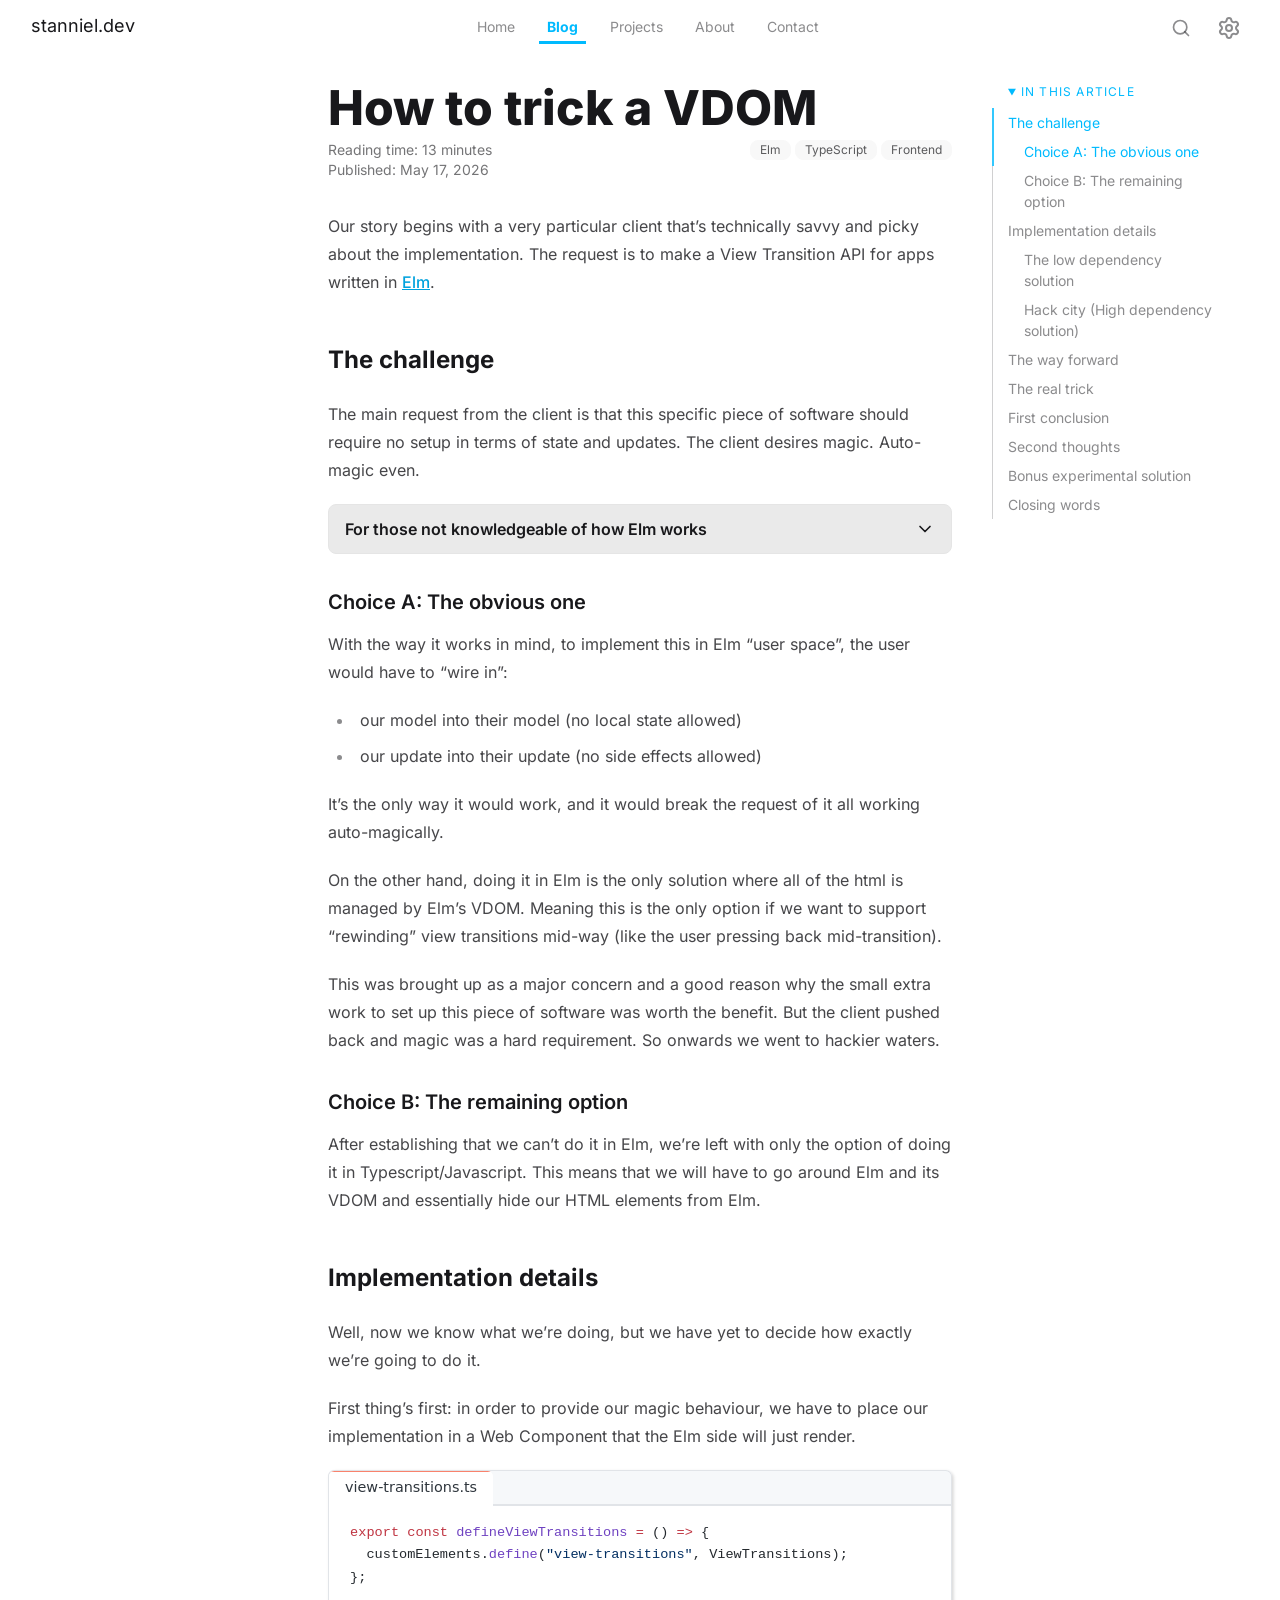
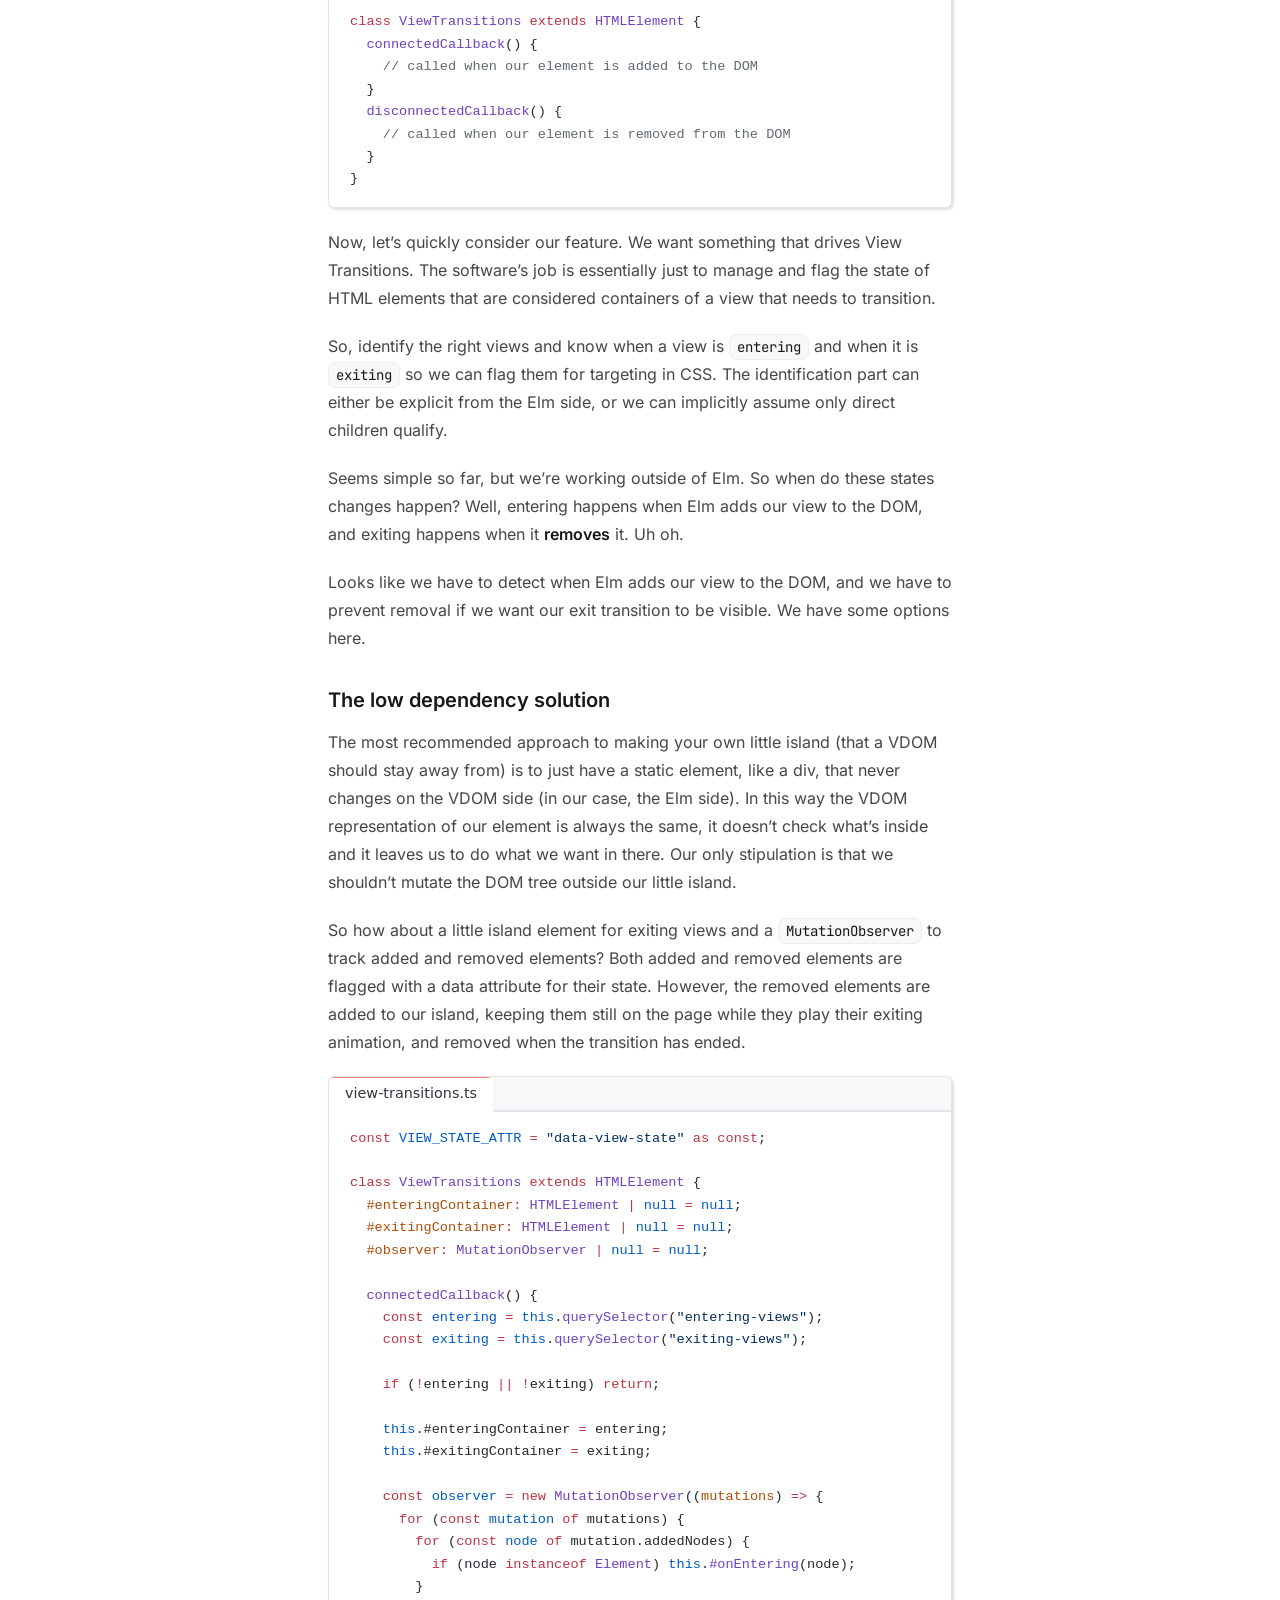
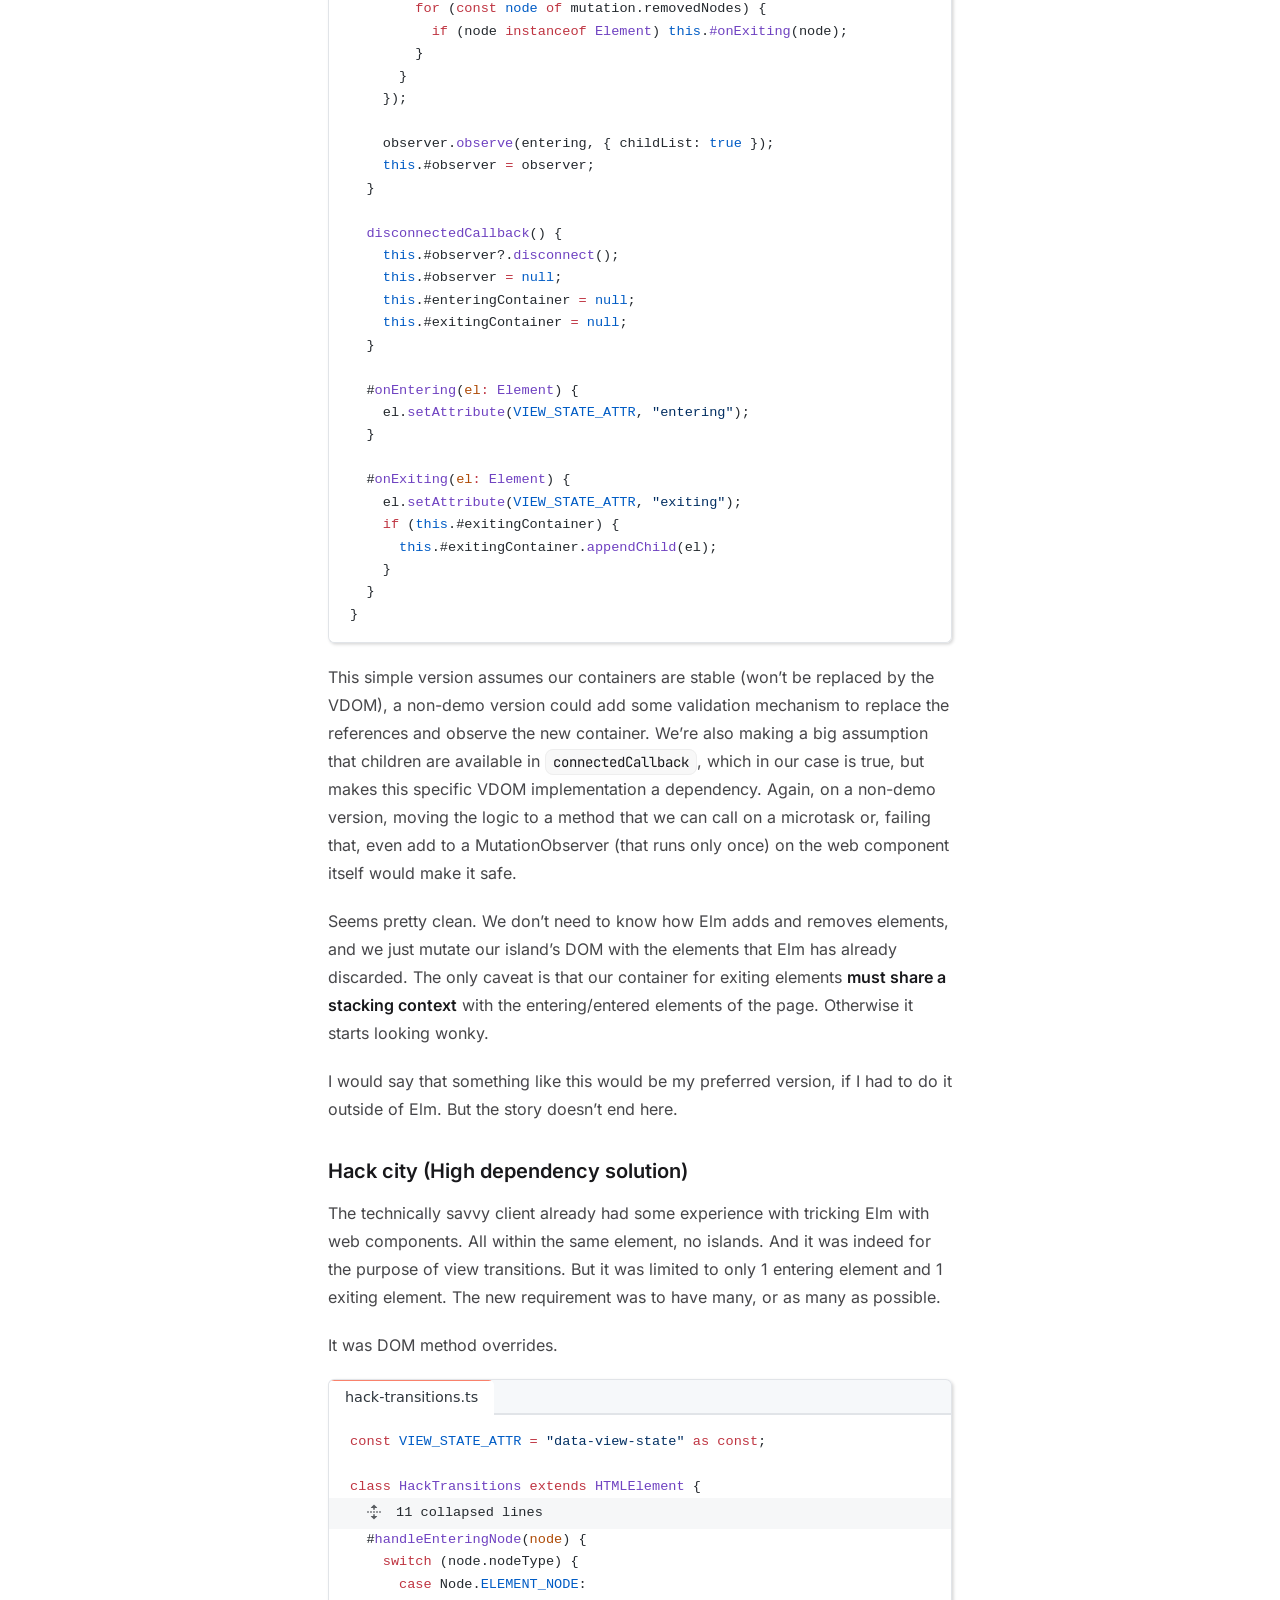
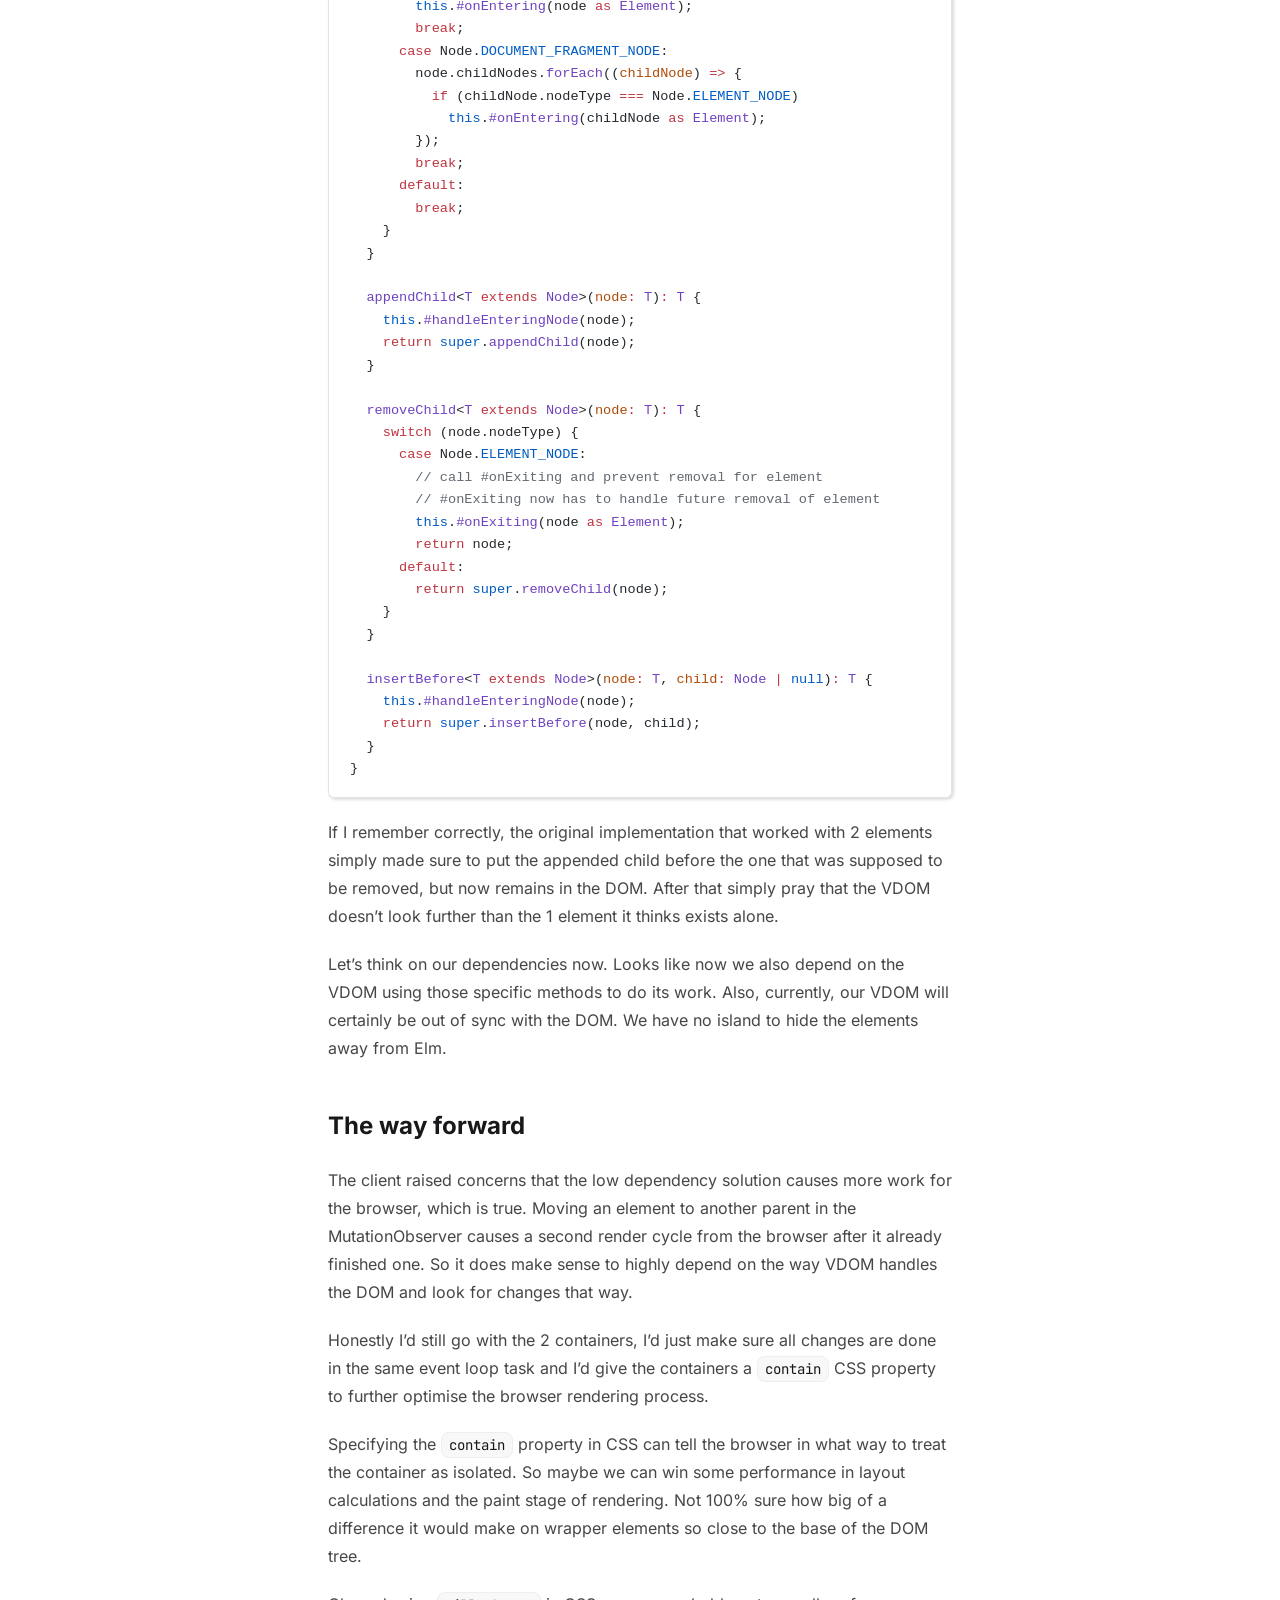
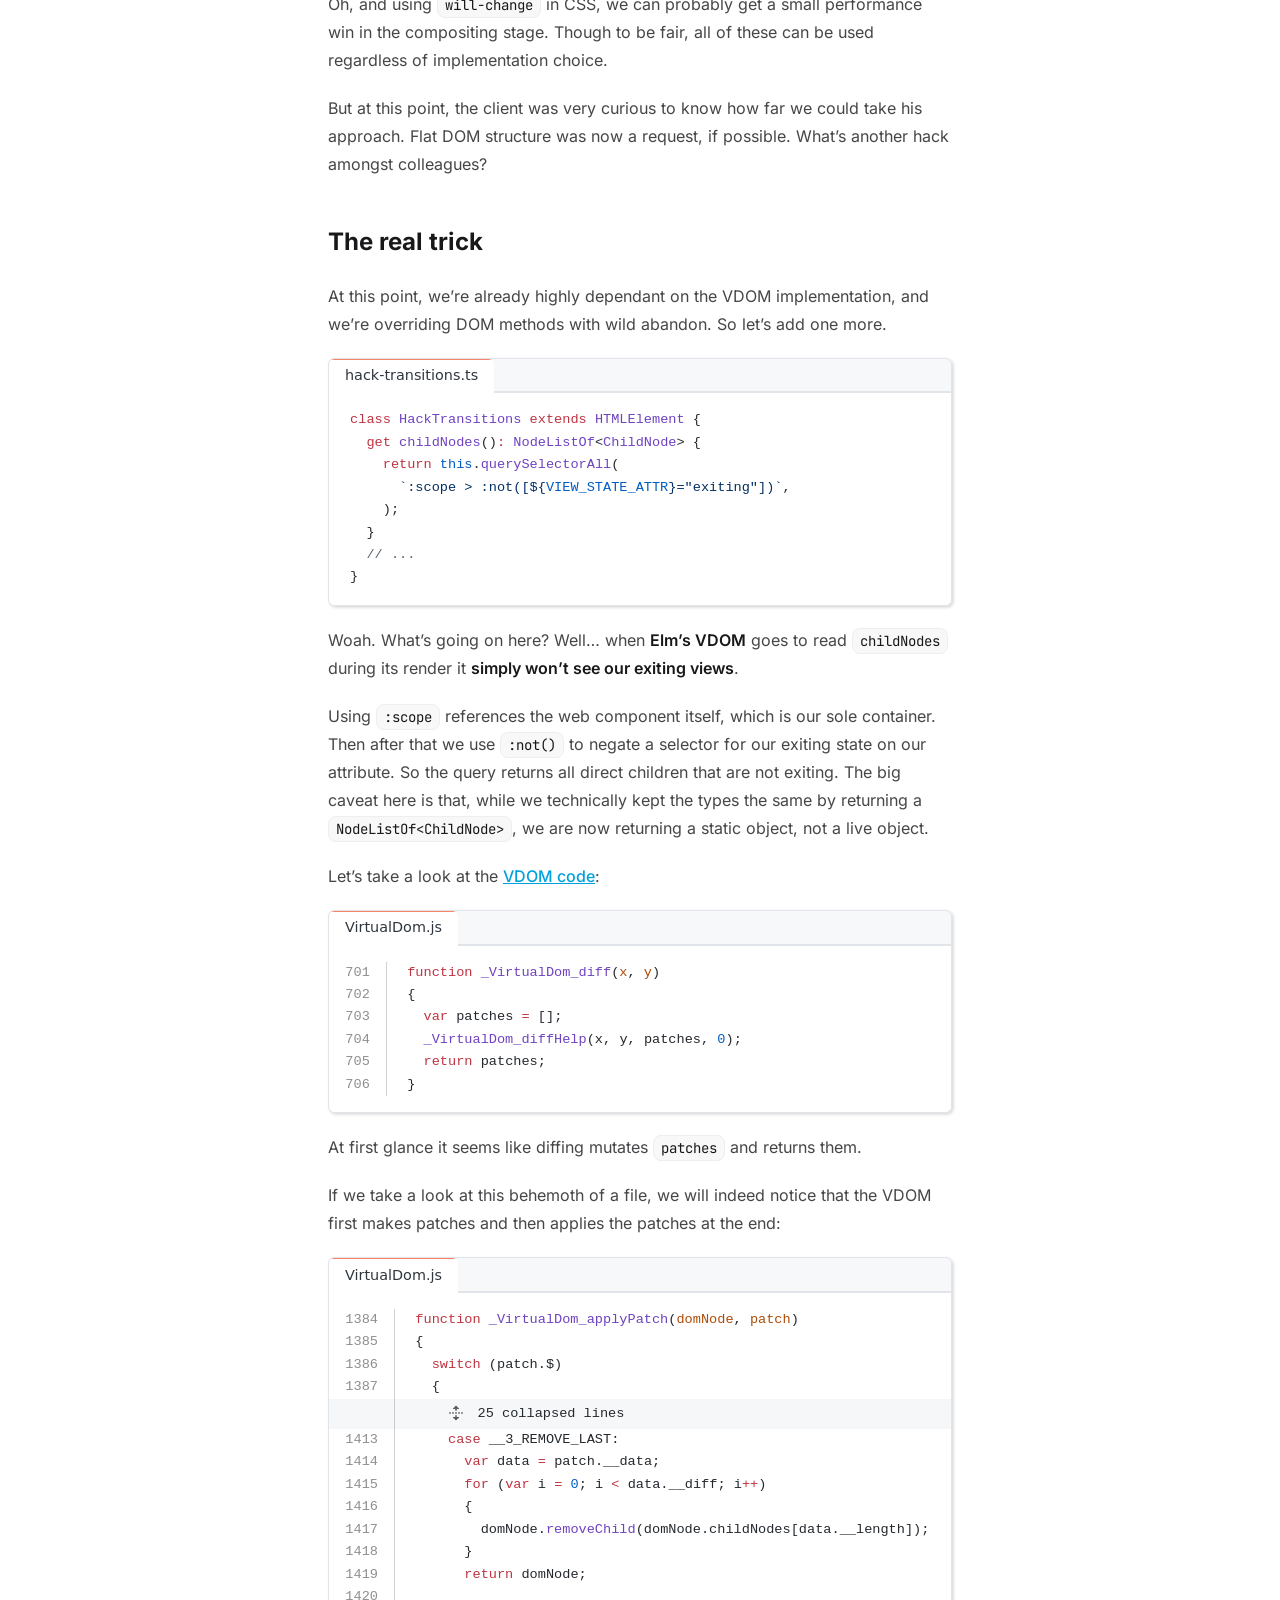
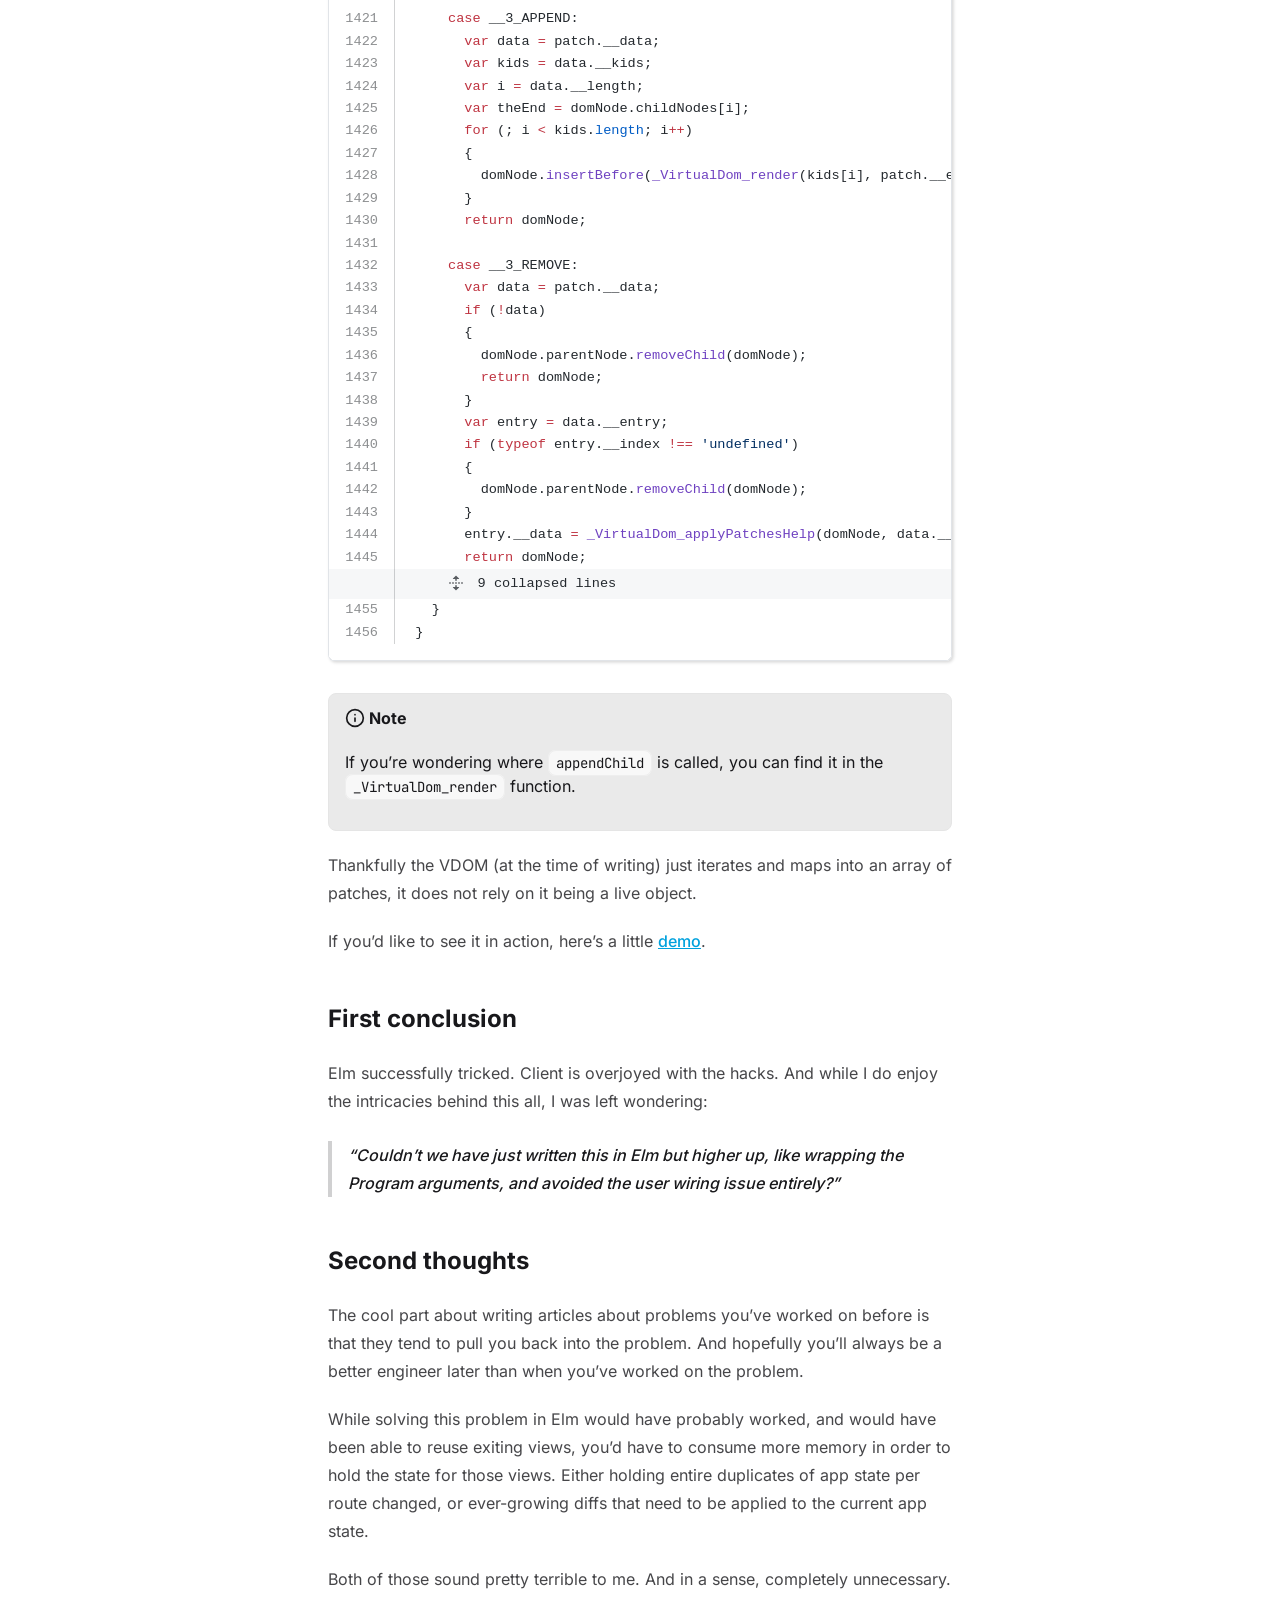
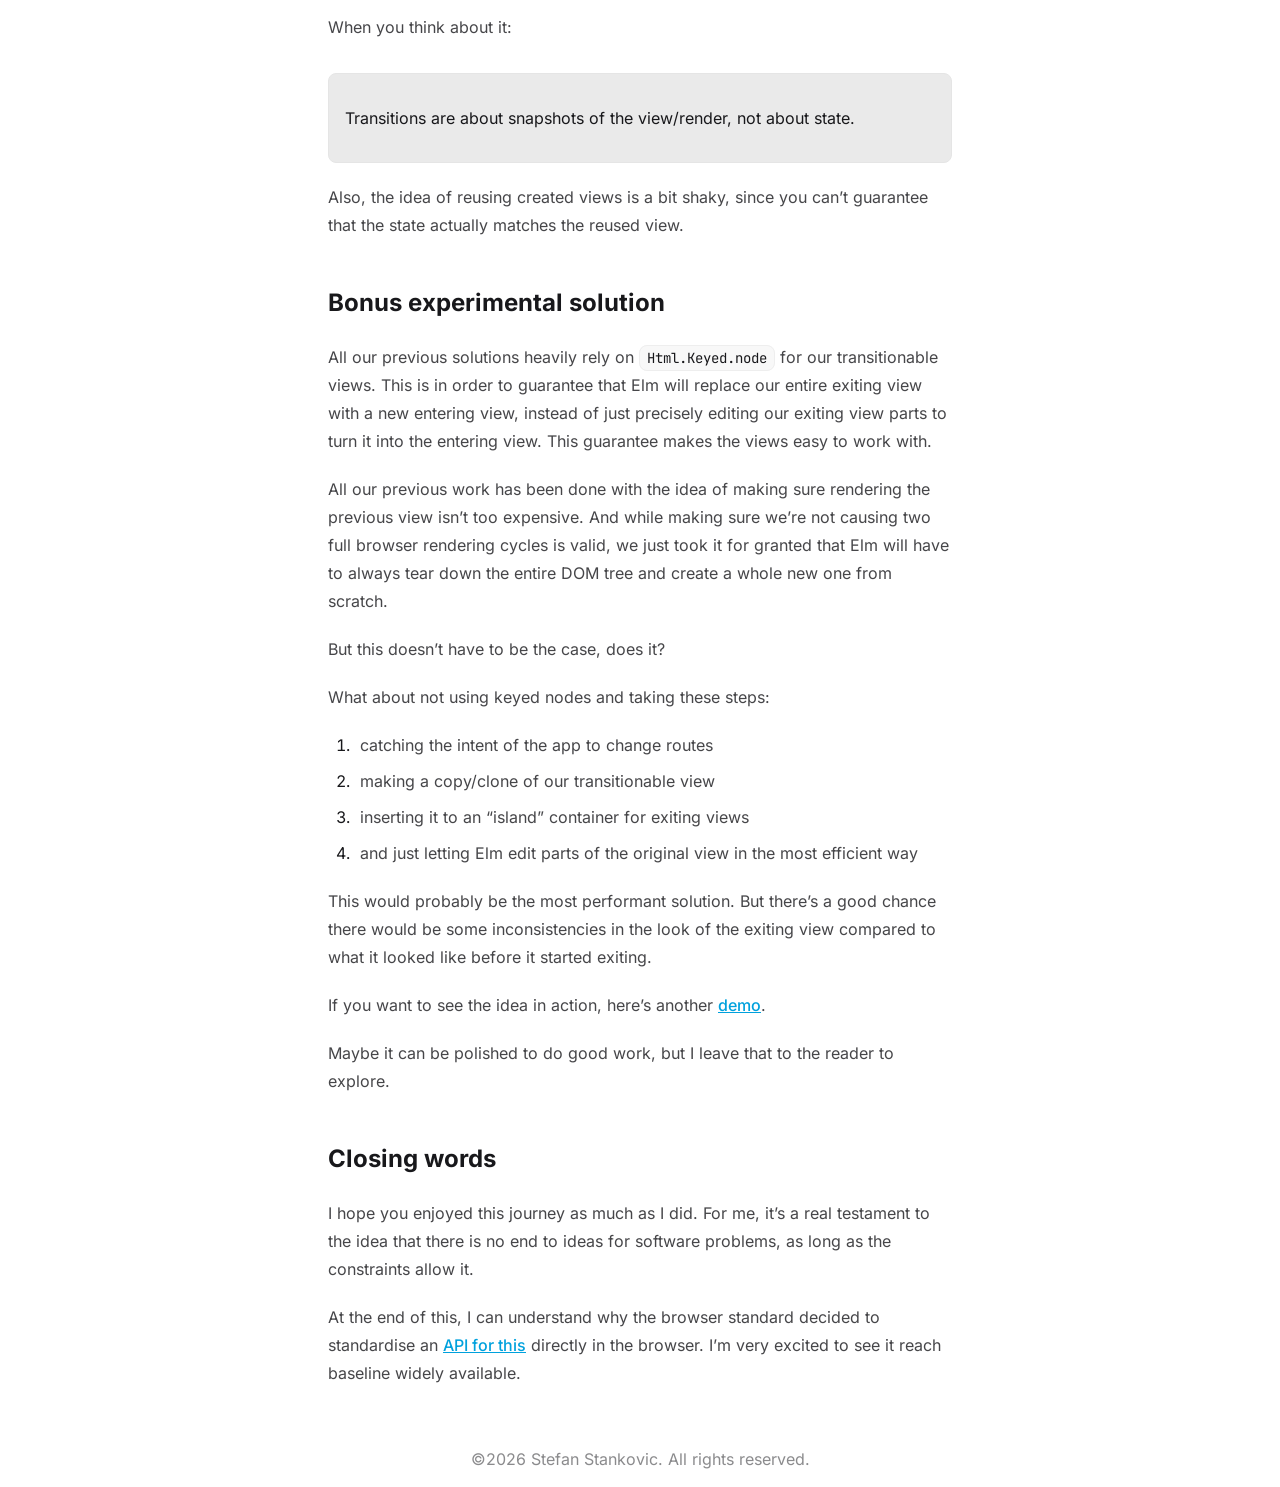
<file: blog/how-to-trick-a-vdom/index.html>
<!DOCTYPE html><html lang="en" class="overflow-y-auto min-h-dvh scrollbar-gutter-both" data-astro-transition-scope="astro-tyfwoq7n-1"> <head><!-- Global Metadata --><meta charset="utf-8"><meta name="viewport" content="width=device-width,initial-scale=1"><link rel="icon" href="data:image/svg+xml,<svg xmlns='http://www.w3.org/2000/svg' viewBox='0 0 100 100'><text y='0.9em' font-size='90'>💾</text></svg>"><link rel="sitemap" href="/sitemap-index.xml"><link rel="alternate" type="application/rss+xml" title="stanniel.dev" href="https://stanniel.dev/rss.xml"><meta name="generator" content="Astro v6.4.8"><!-- Fonts --><script data-astro-rerun>(function(){const ADAPTIVE_FONTS = {"atkinson":{"family":"Atkinson Hyperlegible Next Variable","url":"/fonts/atkinson-hyperlegible-next-latin-wght-normal.woff2","format":"woff2-variations","descriptors":{"weight":"200 800","style":"normal","display":"swap","sizeAdjust":"105%","unicodeRange":"U+0000-00FF,U+0131,U+0152-0153,U+02BB-02BC,U+02C6,U+02DA,U+02DC,U+0304,U+0308,U+0329,U+2000-206F,U+20AC,U+2122,U+2191,U+2193,U+2212,U+2215,U+FEFF,U+FFFD"}},"inter":{"family":"Inter Variable","url":"/fonts/inter-latin-wght-normal.woff2","format":"woff2-variations","descriptors":{"weight":"100 900","style":"normal","display":"swap","sizeAdjust":"100%","unicodeRange":"U+0000-00FF,U+0131,U+0152-0153,U+02BB-02BC,U+02C6,U+02DA,U+02DC,U+0304,U+0308,U+0329,U+2000-206F,U+20AC,U+2122,U+2191,U+2193,U+2212,U+2215,U+FEFF,U+FFFD"}}};

  /**
   * @type {import("../consts").FontManifest}
   */
  const fonts = ADAPTIVE_FONTS;

  (() => {
    const isDyslexic = localStorage.getItem("reader") === "a11y";
    const desiredFont = isDyslexic ? fonts.atkinson : fonts.inter;

    const link = document.createElement("link");
    link.rel = "preload";
    link.as = "font";
    link.type = "font/woff2";
    link.href = desiredFont.url;
    link.crossOrigin = "anonymous";

    const style = document.createElement("style");
    style.innerHTML = `
        @font-face {
          font-family: "${desiredFont.family}";
          src: url("${desiredFont.url}") format("${desiredFont.format}");
          font-weight: ${desiredFont.descriptors.weight};
          font-style: ${desiredFont.descriptors.style};
          font-display: ${desiredFont.descriptors.display};
          unicode-range: ${desiredFont.descriptors.unicodeRange};
          size-adjust: ${desiredFont.descriptors.sizeAdjust};
        }
      `;

    document.head.appendChild(link);
    document.head.appendChild(style);
  })();
})();</script><link rel="preload" href="/fonts/jetbrains-mono-latin-wght-normal.woff2" as="font" type="font/woff2" crossorigin><!-- Theme --><script data-astro-rerun>
  (() => {
    const savedTheme = localStorage.getItem("theme");
    if (savedTheme) {
      document.documentElement.setAttribute("data-theme", savedTheme);
    } else {
      document.documentElement.removeAttribute("data-theme");
    }
  })();
</script><!-- Canonical URL --><link rel="canonical" href="https://stanniel.dev/blog/how-to-trick-a-vdom/"><!-- Primary Meta Tags --><title>How to trick a VDOM</title><meta name="title" content="How to trick a VDOM"><meta name="description" content="This is a story of making an unconventional view transition implementation"><!-- Open Graph / Facebook --><meta property="og:type" content="article"><meta property="og:url" content="https://stanniel.dev/blog/how-to-trick-a-vdom/"><meta property="og:title" content="How to trick a VDOM"><meta property="og:description" content="This is a story of making an unconventional view transition implementation"><!-- Twitter --><meta property="twitter:card" content="summary"><meta property="twitter:url" content="https://stanniel.dev/blog/how-to-trick-a-vdom/"><meta property="twitter:title" content="How to trick a VDOM"><meta property="twitter:description" content="This is a story of making an unconventional view transition implementation"><meta name="astro-view-transitions-enabled" content="true"><meta name="astro-view-transitions-fallback" content="animate"><script type="module" src="/_astro/ClientRouter.astro_astro_type_script_index_0_lang.CAqDO0tx.js"></script><link rel="stylesheet" href="/_astro/BaseLayout.BlACQEeP.css"><script type="module" src="/_astro/page.l0sNRNKZ.js"></script><style>[data-astro-transition-scope="astro-tyfwoq7n-1"] { view-transition-name: root; }@layer astro { ::view-transition-old(root) { animation: none; opacity: 0; mix-blend-mode: normal; }::view-transition-new(root) { animation: none; mix-blend-mode: normal; }::view-transition-group(root) { animation: none } }[data-astro-transition-fallback="old"] [data-astro-transition-scope="astro-tyfwoq7n-1"],
			[data-astro-transition-fallback="old"][data-astro-transition-scope="astro-tyfwoq7n-1"] { animation: none; mix-blend-mode: normal; }[data-astro-transition-fallback="new"] [data-astro-transition-scope="astro-tyfwoq7n-1"],
			[data-astro-transition-fallback="new"][data-astro-transition-scope="astro-tyfwoq7n-1"] { animation: none; mix-blend-mode: normal; }</style><style>[data-astro-transition-scope="astro-st455qfg-2"] { view-transition-name: main; }@layer astro { [data-astro-transition=top]::view-transition-old(main) { 
	animation-duration: 300ms;
	animation-timing-function: cubic-bezier(0.2, 0, 0, 1);
	animation-fill-mode: both;
	animation-name: slideOutBottom; }[data-astro-transition=top]::view-transition-new(main) { 
	animation-duration: 300ms;
	animation-timing-function: cubic-bezier(0.2, 0, 0, 1);
	animation-fill-mode: both;
	animation-name: slideInTop; }[data-astro-transition=right]::view-transition-old(main) { 
	animation-duration: 300ms;
	animation-timing-function: cubic-bezier(0.2, 0, 0, 1);
	animation-fill-mode: both;
	animation-name: slideOutLeft; }[data-astro-transition=right]::view-transition-new(main) { 
	animation-duration: 300ms;
	animation-timing-function: cubic-bezier(0.2, 0, 0, 1);
	animation-fill-mode: both;
	animation-name: slideInRight; }[data-astro-transition=bottom]::view-transition-old(main) { 
	animation-duration: 300ms;
	animation-timing-function: cubic-bezier(0.2, 0, 0, 1);
	animation-fill-mode: both;
	animation-name: slideOutTop; }[data-astro-transition=bottom]::view-transition-new(main) { 
	animation-duration: 300ms;
	animation-timing-function: cubic-bezier(0.2, 0, 0, 1);
	animation-fill-mode: both;
	animation-name: slideInBottom; }[data-astro-transition=left]::view-transition-old(main) { 
	animation-duration: 300ms;
	animation-timing-function: cubic-bezier(0.2, 0, 0, 1);
	animation-fill-mode: both;
	animation-name: slideOutRight; }[data-astro-transition=left]::view-transition-new(main) { 
	animation-duration: 300ms;
	animation-timing-function: cubic-bezier(0.2, 0, 0, 1);
	animation-fill-mode: both;
	animation-name: slideInLeft; }[data-astro-transition=bottom-right]::view-transition-old(main) { 
	animation-duration: 300ms;
	animation-timing-function: cubic-bezier(0.2, 0, 0, 1);
	animation-fill-mode: both;
	animation-name: slideOutTopLeft; }[data-astro-transition=bottom-right]::view-transition-new(main) { 
	animation-duration: 300ms;
	animation-timing-function: cubic-bezier(0.2, 0, 0, 1);
	animation-fill-mode: both;
	animation-name: slideInBottomRight; }[data-astro-transition=bottom-left]::view-transition-old(main) { 
	animation-duration: 300ms;
	animation-timing-function: cubic-bezier(0.2, 0, 0, 1);
	animation-fill-mode: both;
	animation-name: slideOutTopRight; }[data-astro-transition=bottom-left]::view-transition-new(main) { 
	animation-duration: 300ms;
	animation-timing-function: cubic-bezier(0.2, 0, 0, 1);
	animation-fill-mode: both;
	animation-name: slideInBottomLeft; }[data-astro-transition=top-right]::view-transition-old(main) { 
	animation-duration: 300ms;
	animation-timing-function: cubic-bezier(0.2, 0, 0, 1);
	animation-fill-mode: both;
	animation-name: slideOutBottomLeft; }[data-astro-transition=top-right]::view-transition-new(main) { 
	animation-duration: 300ms;
	animation-timing-function: cubic-bezier(0.2, 0, 0, 1);
	animation-fill-mode: both;
	animation-name: slideInTopRight; }[data-astro-transition=top-left]::view-transition-old(main) { 
	animation-duration: 300ms;
	animation-timing-function: cubic-bezier(0.2, 0, 0, 1);
	animation-fill-mode: both;
	animation-name: slideOutBottomRight; }[data-astro-transition=top-left]::view-transition-new(main) { 
	animation-duration: 300ms;
	animation-timing-function: cubic-bezier(0.2, 0, 0, 1);
	animation-fill-mode: both;
	animation-name: slideInTopLeft; }::view-transition-old(main) { 
	animation-duration: 300ms;
	animation-timing-function: cubic-bezier(0.2, 0, 0, 1);
	animation-fill-mode: both;
	animation-name: slideOutLeft; }::view-transition-new(main) { 
	animation-duration: 300ms;
	animation-timing-function: cubic-bezier(0.2, 0, 0, 1);
	animation-fill-mode: both;
	animation-name: slideInRight; }[data-astro-transition=back]::view-transition-old(main) { 
	animation-duration: 300ms;
	animation-timing-function: cubic-bezier(0.2, 0, 0, 1);
	animation-fill-mode: both;
	animation-name: slideOutRight; }[data-astro-transition=back]::view-transition-new(main) { 
	animation-duration: 300ms;
	animation-timing-function: cubic-bezier(0.2, 0, 0, 1);
	animation-fill-mode: both;
	animation-name: slideInLeft; } }[data-astro-transition=top][data-astro-transition-fallback="old"] [data-astro-transition-scope="astro-st455qfg-2"],
			[data-astro-transition=top][data-astro-transition-fallback="old"][data-astro-transition-scope="astro-st455qfg-2"] { 
	animation-duration: 300ms;
	animation-timing-function: cubic-bezier(0.2, 0, 0, 1);
	animation-fill-mode: both;
	animation-name: slideOutBottom; }[data-astro-transition=top][data-astro-transition-fallback="new"] [data-astro-transition-scope="astro-st455qfg-2"],
			[data-astro-transition=top][data-astro-transition-fallback="new"][data-astro-transition-scope="astro-st455qfg-2"] { 
	animation-duration: 300ms;
	animation-timing-function: cubic-bezier(0.2, 0, 0, 1);
	animation-fill-mode: both;
	animation-name: slideInTop; }[data-astro-transition=right][data-astro-transition-fallback="old"] [data-astro-transition-scope="astro-st455qfg-2"],
			[data-astro-transition=right][data-astro-transition-fallback="old"][data-astro-transition-scope="astro-st455qfg-2"] { 
	animation-duration: 300ms;
	animation-timing-function: cubic-bezier(0.2, 0, 0, 1);
	animation-fill-mode: both;
	animation-name: slideOutLeft; }[data-astro-transition=right][data-astro-transition-fallback="new"] [data-astro-transition-scope="astro-st455qfg-2"],
			[data-astro-transition=right][data-astro-transition-fallback="new"][data-astro-transition-scope="astro-st455qfg-2"] { 
	animation-duration: 300ms;
	animation-timing-function: cubic-bezier(0.2, 0, 0, 1);
	animation-fill-mode: both;
	animation-name: slideInRight; }[data-astro-transition=bottom][data-astro-transition-fallback="old"] [data-astro-transition-scope="astro-st455qfg-2"],
			[data-astro-transition=bottom][data-astro-transition-fallback="old"][data-astro-transition-scope="astro-st455qfg-2"] { 
	animation-duration: 300ms;
	animation-timing-function: cubic-bezier(0.2, 0, 0, 1);
	animation-fill-mode: both;
	animation-name: slideOutTop; }[data-astro-transition=bottom][data-astro-transition-fallback="new"] [data-astro-transition-scope="astro-st455qfg-2"],
			[data-astro-transition=bottom][data-astro-transition-fallback="new"][data-astro-transition-scope="astro-st455qfg-2"] { 
	animation-duration: 300ms;
	animation-timing-function: cubic-bezier(0.2, 0, 0, 1);
	animation-fill-mode: both;
	animation-name: slideInBottom; }[data-astro-transition=left][data-astro-transition-fallback="old"] [data-astro-transition-scope="astro-st455qfg-2"],
			[data-astro-transition=left][data-astro-transition-fallback="old"][data-astro-transition-scope="astro-st455qfg-2"] { 
	animation-duration: 300ms;
	animation-timing-function: cubic-bezier(0.2, 0, 0, 1);
	animation-fill-mode: both;
	animation-name: slideOutRight; }[data-astro-transition=left][data-astro-transition-fallback="new"] [data-astro-transition-scope="astro-st455qfg-2"],
			[data-astro-transition=left][data-astro-transition-fallback="new"][data-astro-transition-scope="astro-st455qfg-2"] { 
	animation-duration: 300ms;
	animation-timing-function: cubic-bezier(0.2, 0, 0, 1);
	animation-fill-mode: both;
	animation-name: slideInLeft; }[data-astro-transition=bottom-right][data-astro-transition-fallback="old"] [data-astro-transition-scope="astro-st455qfg-2"],
			[data-astro-transition=bottom-right][data-astro-transition-fallback="old"][data-astro-transition-scope="astro-st455qfg-2"] { 
	animation-duration: 300ms;
	animation-timing-function: cubic-bezier(0.2, 0, 0, 1);
	animation-fill-mode: both;
	animation-name: slideOutTopLeft; }[data-astro-transition=bottom-right][data-astro-transition-fallback="new"] [data-astro-transition-scope="astro-st455qfg-2"],
			[data-astro-transition=bottom-right][data-astro-transition-fallback="new"][data-astro-transition-scope="astro-st455qfg-2"] { 
	animation-duration: 300ms;
	animation-timing-function: cubic-bezier(0.2, 0, 0, 1);
	animation-fill-mode: both;
	animation-name: slideInBottomRight; }[data-astro-transition=bottom-left][data-astro-transition-fallback="old"] [data-astro-transition-scope="astro-st455qfg-2"],
			[data-astro-transition=bottom-left][data-astro-transition-fallback="old"][data-astro-transition-scope="astro-st455qfg-2"] { 
	animation-duration: 300ms;
	animation-timing-function: cubic-bezier(0.2, 0, 0, 1);
	animation-fill-mode: both;
	animation-name: slideOutTopRight; }[data-astro-transition=bottom-left][data-astro-transition-fallback="new"] [data-astro-transition-scope="astro-st455qfg-2"],
			[data-astro-transition=bottom-left][data-astro-transition-fallback="new"][data-astro-transition-scope="astro-st455qfg-2"] { 
	animation-duration: 300ms;
	animation-timing-function: cubic-bezier(0.2, 0, 0, 1);
	animation-fill-mode: both;
	animation-name: slideInBottomLeft; }[data-astro-transition=top-right][data-astro-transition-fallback="old"] [data-astro-transition-scope="astro-st455qfg-2"],
			[data-astro-transition=top-right][data-astro-transition-fallback="old"][data-astro-transition-scope="astro-st455qfg-2"] { 
	animation-duration: 300ms;
	animation-timing-function: cubic-bezier(0.2, 0, 0, 1);
	animation-fill-mode: both;
	animation-name: slideOutBottomLeft; }[data-astro-transition=top-right][data-astro-transition-fallback="new"] [data-astro-transition-scope="astro-st455qfg-2"],
			[data-astro-transition=top-right][data-astro-transition-fallback="new"][data-astro-transition-scope="astro-st455qfg-2"] { 
	animation-duration: 300ms;
	animation-timing-function: cubic-bezier(0.2, 0, 0, 1);
	animation-fill-mode: both;
	animation-name: slideInTopRight; }[data-astro-transition=top-left][data-astro-transition-fallback="old"] [data-astro-transition-scope="astro-st455qfg-2"],
			[data-astro-transition=top-left][data-astro-transition-fallback="old"][data-astro-transition-scope="astro-st455qfg-2"] { 
	animation-duration: 300ms;
	animation-timing-function: cubic-bezier(0.2, 0, 0, 1);
	animation-fill-mode: both;
	animation-name: slideOutBottomRight; }[data-astro-transition=top-left][data-astro-transition-fallback="new"] [data-astro-transition-scope="astro-st455qfg-2"],
			[data-astro-transition=top-left][data-astro-transition-fallback="new"][data-astro-transition-scope="astro-st455qfg-2"] { 
	animation-duration: 300ms;
	animation-timing-function: cubic-bezier(0.2, 0, 0, 1);
	animation-fill-mode: both;
	animation-name: slideInTopLeft; }[data-astro-transition-fallback="old"] [data-astro-transition-scope="astro-st455qfg-2"],
			[data-astro-transition-fallback="old"][data-astro-transition-scope="astro-st455qfg-2"] { 
	animation-duration: 300ms;
	animation-timing-function: cubic-bezier(0.2, 0, 0, 1);
	animation-fill-mode: both;
	animation-name: slideOutLeft; }[data-astro-transition-fallback="new"] [data-astro-transition-scope="astro-st455qfg-2"],
			[data-astro-transition-fallback="new"][data-astro-transition-scope="astro-st455qfg-2"] { 
	animation-duration: 300ms;
	animation-timing-function: cubic-bezier(0.2, 0, 0, 1);
	animation-fill-mode: both;
	animation-name: slideInRight; }[data-astro-transition=back][data-astro-transition-fallback="old"] [data-astro-transition-scope="astro-st455qfg-2"],
			[data-astro-transition=back][data-astro-transition-fallback="old"][data-astro-transition-scope="astro-st455qfg-2"] { 
	animation-duration: 300ms;
	animation-timing-function: cubic-bezier(0.2, 0, 0, 1);
	animation-fill-mode: both;
	animation-name: slideOutRight; }[data-astro-transition=back][data-astro-transition-fallback="new"] [data-astro-transition-scope="astro-st455qfg-2"],
			[data-astro-transition=back][data-astro-transition-fallback="new"][data-astro-transition-scope="astro-st455qfg-2"] { 
	animation-duration: 300ms;
	animation-timing-function: cubic-bezier(0.2, 0, 0, 1);
	animation-fill-mode: both;
	animation-name: slideInLeft; }</style><style>[data-astro-transition-scope="astro-sqkhhdtl-3"] { view-transition-name: nav-underline; }@layer astro { ::view-transition-old(nav-underline) { 
	animation-duration: 180ms;
	animation-timing-function: cubic-bezier(0.76, 0, 0.24, 1);
	animation-fill-mode: both;
	animation-name: astroFadeOut; }::view-transition-new(nav-underline) { 
	animation-duration: 180ms;
	animation-timing-function: cubic-bezier(0.76, 0, 0.24, 1);
	animation-fill-mode: both;
	animation-name: astroFadeIn; }[data-astro-transition=back]::view-transition-old(nav-underline) { 
	animation-duration: 180ms;
	animation-timing-function: cubic-bezier(0.76, 0, 0.24, 1);
	animation-fill-mode: both;
	animation-name: astroFadeOut; }[data-astro-transition=back]::view-transition-new(nav-underline) { 
	animation-duration: 180ms;
	animation-timing-function: cubic-bezier(0.76, 0, 0.24, 1);
	animation-fill-mode: both;
	animation-name: astroFadeIn; } }[data-astro-transition-fallback="old"] [data-astro-transition-scope="astro-sqkhhdtl-3"],
			[data-astro-transition-fallback="old"][data-astro-transition-scope="astro-sqkhhdtl-3"] { 
	animation-duration: 180ms;
	animation-timing-function: cubic-bezier(0.76, 0, 0.24, 1);
	animation-fill-mode: both;
	animation-name: astroFadeOut; }[data-astro-transition-fallback="new"] [data-astro-transition-scope="astro-sqkhhdtl-3"],
			[data-astro-transition-fallback="new"][data-astro-transition-scope="astro-sqkhhdtl-3"] { 
	animation-duration: 180ms;
	animation-timing-function: cubic-bezier(0.76, 0, 0.24, 1);
	animation-fill-mode: both;
	animation-name: astroFadeIn; }[data-astro-transition=back][data-astro-transition-fallback="old"] [data-astro-transition-scope="astro-sqkhhdtl-3"],
			[data-astro-transition=back][data-astro-transition-fallback="old"][data-astro-transition-scope="astro-sqkhhdtl-3"] { 
	animation-duration: 180ms;
	animation-timing-function: cubic-bezier(0.76, 0, 0.24, 1);
	animation-fill-mode: both;
	animation-name: astroFadeOut; }[data-astro-transition=back][data-astro-transition-fallback="new"] [data-astro-transition-scope="astro-sqkhhdtl-3"],
			[data-astro-transition=back][data-astro-transition-fallback="new"][data-astro-transition-scope="astro-sqkhhdtl-3"] { 
	animation-duration: 180ms;
	animation-timing-function: cubic-bezier(0.76, 0, 0.24, 1);
	animation-fill-mode: both;
	animation-name: astroFadeIn; }</style></head> <body class="min-h-dvh [--header-height:--spacing(13)] [--footer-height:--spacing(12)]"> <header id="main-header" class="h-(--header-height) sticky z-10 top-0 sm:px-4 sm:py-2 flex items-center justify-between gap-4 bg-base-100 group"> <a class="hidden sm:block focus-visible:outline-2 focus-visible:outline-current" href="/"> <h2 class="text-lg">stanniel.dev</h2> </a> <nav class="grid grid-cols-5 grid-rows-[repeat(2,minmax(0,auto))] md:flex gap-1 md:gap-4"> <a href="/" class="relative hover:text-base-content py-1 md:p-2 focus-visible:outline-2 outline-current outline-offset-4 grid grid-rows-subgrid grid-cols-1 row-span-2 text-center text-xs leading-2.75 sm:text-sm text-base-content/50"> <svg width="1em" height="1em" class="size-5 md:hidden self-center-safe justify-self-center-safe" data-icon="lucide:house">   <symbol id="ai:lucide:house" viewBox="0 0 24 24"><g fill="none" stroke="currentColor" stroke-linecap="round" stroke-linejoin="round" stroke-width="2"><path d="M15 21v-8a1 1 0 0 0-1-1h-4a1 1 0 0 0-1 1v8"/><path d="M3 10a2 2 0 0 1 .709-1.528l7-6a2 2 0 0 1 2.582 0l7 6A2 2 0 0 1 21 10v9a2 2 0 0 1-2 2H5a2 2 0 0 1-2-2z"/></g></symbol><use href="#ai:lucide:house"></use>  </svg> <span>Home</span>  <div data-key="gh" slot="after-link" class="absolute top-full min-w-full w-max pt-1 z-20 text-base-content pointer-events-none hidden group-data-[keybinds-filter='']:block group-data-[keybinds-filter^='g']:block"> <kbd class="kbd">g</kbd><kbd class="kbd">h</kbd> </div> </a><a href="/blog/" aria-current="page" class="relative hover:text-base-content py-1 md:p-2 focus-visible:outline-2 outline-current outline-offset-4 grid grid-rows-subgrid grid-cols-1 row-span-2 text-center text-xs leading-2.75 sm:text-sm text-info font-extrabold sm:font-bold"> <svg width="1em" height="1em" class="size-5 md:hidden self-center-safe justify-self-center-safe" data-icon="lucide:newspaper">   <symbol id="ai:lucide:newspaper" viewBox="0 0 24 24"><g fill="none" stroke="currentColor" stroke-linecap="round" stroke-linejoin="round" stroke-width="2"><path d="M15 18h-5m8-4h-8m-6 8h16a2 2 0 0 0 2-2V4a2 2 0 0 0-2-2H8a2 2 0 0 0-2 2v16a2 2 0 0 1-4 0v-9a2 2 0 0 1 2-2h2"/><rect width="8" height="4" x="10" y="6" rx="1"/></g></symbol><use href="#ai:lucide:newspaper"></use>  </svg> <span>Blog</span> <span class="absolute md:w-full md:h-0.75 -bottom-1 left-0 bg-current" data-astro-transition-scope="astro-sqkhhdtl-3"></span> <div data-key="gb" slot="after-link" class="absolute top-full min-w-full w-max pt-1 z-20 text-base-content pointer-events-none hidden group-data-[keybinds-filter='']:block group-data-[keybinds-filter^='g']:block"> <kbd class="kbd">g</kbd><kbd class="kbd">b</kbd> </div> </a><a href="/projects/" class="relative hover:text-base-content py-1 md:p-2 focus-visible:outline-2 outline-current outline-offset-4 grid grid-rows-subgrid grid-cols-1 row-span-2 text-center text-xs leading-2.75 sm:text-sm text-base-content/50"> <svg width="1em" height="1em" class="size-5 md:hidden self-center-safe justify-self-center-safe" data-icon="lucide:book-text">   <symbol id="ai:lucide:book-text" viewBox="0 0 24 24"><path fill="none" stroke="currentColor" stroke-linecap="round" stroke-linejoin="round" stroke-width="2" d="M4 19.5v-15A2.5 2.5 0 0 1 6.5 2H19a1 1 0 0 1 1 1v18a1 1 0 0 1-1 1H6.5a1 1 0 0 1 0-5H20M8 11h8M8 7h6"/></symbol><use href="#ai:lucide:book-text"></use>  </svg> <span>Projects</span>  <div data-key="gp" slot="after-link" class="absolute top-full min-w-full w-max pt-1 z-20 text-base-content pointer-events-none hidden group-data-[keybinds-filter='']:block group-data-[keybinds-filter^='g']:block"> <kbd class="kbd">g</kbd><kbd class="kbd">p</kbd> </div> </a><a href="/about/" class="relative hover:text-base-content py-1 md:p-2 focus-visible:outline-2 outline-current outline-offset-4 grid grid-rows-subgrid grid-cols-1 row-span-2 text-center text-xs leading-2.75 sm:text-sm text-base-content/50"> <svg width="1em" height="1em" viewBox="0 0 24 24" class="size-5 md:hidden self-center-safe justify-self-center-safe" data-icon="lucide:info">   <use href="#ai:lucide:info"></use>  </svg> <span>About</span>  <div data-key="ga" slot="after-link" class="absolute top-full min-w-full w-max pt-1 z-20 text-base-content pointer-events-none hidden group-data-[keybinds-filter='']:block group-data-[keybinds-filter^='g']:block"> <kbd class="kbd">g</kbd><kbd class="kbd">a</kbd> </div> </a><a href="/contact/" class="relative hover:text-base-content py-1 md:p-2 focus-visible:outline-2 outline-current outline-offset-4 grid grid-rows-subgrid grid-cols-1 row-span-2 text-center text-xs leading-2.75 sm:text-sm text-base-content/50"> <svg width="1em" height="1em" class="size-5 md:hidden self-center-safe justify-self-center-safe" data-icon="lucide:messages-square">   <symbol id="ai:lucide:messages-square" viewBox="0 0 24 24"><path fill="none" stroke="currentColor" stroke-linecap="round" stroke-linejoin="round" stroke-width="2" d="M16 10a2 2 0 0 1-2 2H6.828a2 2 0 0 0-1.414.586l-2.202 2.202A.71.71 0 0 1 2 14.286V4a2 2 0 0 1 2-2h10a2 2 0 0 1 2 2zm4-1a2 2 0 0 1 2 2v10.286a.71.71 0 0 1-1.212.502l-2.202-2.202A2 2 0 0 0 17.172 19H10a2 2 0 0 1-2-2v-1"/></symbol><use href="#ai:lucide:messages-square"></use>  </svg> <span>Contact</span>  <div data-key="gc" slot="after-link" class="absolute top-full min-w-full w-max pt-1 z-20 text-base-content pointer-events-none hidden group-data-[keybinds-filter='']:block group-data-[keybinds-filter^='g']:block"> <kbd class="kbd">g</kbd><kbd class="kbd">c</kbd> </div> </a> </nav> <div class="flex gap-2 justify-end h-full"> <div class="flex gap-4 h-full"> <button type="button" class="relative btn btn-ghost btn-circle text-base-content/50 hover:text-base-content focus-visible:outline-2 focus-visible:outline-current" id="search-dialog-trigger"> <svg width="1em" height="1em" class="size-5" data-icon="lucide:search">   <symbol id="ai:lucide:search" viewBox="0 0 24 24"><g fill="none" stroke="currentColor" stroke-linecap="round" stroke-linejoin="round" stroke-width="2"><path d="m21 21l-4.34-4.34"/><circle cx="11" cy="11" r="8"/></g></symbol><use href="#ai:lucide:search"></use>  </svg> <div data-key="/" class="absolute top-full w-full z-20 text-base-content pointer-events-none hidden group-data-[keybinds-filter='']:block"> <kbd class="kbd">/</kbd> </div> </button> <dialog closedby="any" id="search-dialog" class="m-4 mx-auto w-[min(100dvw,--spacing(128))] backdrop:bg-gray-950/40 shadow-2xl border border-base-300 bg-base-100 rounded-2xl"> <div data-search class="group/search"> <div class="p-4 max-h-dvh sm:max-h-[50dvh] astro-vkceynjc" data-astro-cid-vkceynjc> <!-- biome-ignore lint/a11y/noLabelWithoutControl: input is wrapped inside --> <label data-search-bar class="input w-full focus-within:outline-offset-0 outline-current" data-astro-cid-vkceynjc> <svg width="1em" height="1em" viewBox="0 0 24 24" class="size-5" data-astro-cid-vkceynjc="true" data-icon="lucide:search">   <use href="#ai:lucide:search"></use>  </svg> <input type="search" name="search" data-search-input class="grow" placeholder="Search" autocomplete="off" autocorrect="off" autocapitalize="off" spellcheck="false" data-search-input data-astro-cid-vkceynjc> </label> </div> <template data-search-result-template> <li> <a href="#top" class="block p-4 hover:bg-base-content/7 focus-visible:bg-base-content/7 focus-visible:outline-2 focus-visible:-outline-offset-4"> <span class="block text-sm font-semibold" data-search-result-title>Search result</span> <span data-search-result-excerpt></span> </a> </li> </template> <ul data-search-results class="peer text-xs text-base-content/70 max-h-full overflow-auto scrollbar-gutter-both"></ul> <div class="p-4 flex gap-3 group pointer-coarse:hidden"> <div class="flex gap-1"> <kbd class="kbd kbd-xs">Esc</kbd> <span class="text-base-content/50 text-xs">  <span class="relative"> <span class="visible opacity-100 group-has-[input:focus:not(:placeholder-shown)]/search:invisible group-has-[input:focus:not(:placeholder-shown)]/search:opacity-0">close</span> <span class="absolute inset-0 invisible opacity-0 group-has-[input:focus:not(:placeholder-shown)]/search:visible group-has-[input:focus:not(:placeholder-shown)]/search:opacity-100">clear</span> </span>  </span> </div> <div class="flex gap-1 invisible opacity-0 transition-[visibility,opacity] group-peer-focus-within:visible group-peer-focus-within:opacity-100 group-peer-has-[li_a]:visible group-peer-has-[li_a]:opacity-100"> <kbd class="kbd kbd-xs">↑↓</kbd> <span class="text-base-content/50 text-xs"> navigate </span> </div> <div class="flex gap-1 invisible opacity-0 transition-[visibility,opacity] group-peer-focus-within:visible group-peer-focus-within:opacity-100"> <kbd class="kbd kbd-xs">↵</kbd> <span class="text-base-content/50 text-xs"> select </span> </div> <div class="flex gap-1 invisible opacity-0 transition-[visibility,opacity] group-peer-focus-within:visible group-peer-focus-within:opacity-100"> <kbd class="kbd kbd-xs">/</kbd> <span class="text-base-content/50 text-xs"> search </span> </div> </div> </div> <script type="module" src="/_astro/Search.astro_astro_type_script_index_0_lang.CEaCKBGV.js"></script> </dialog> </div> <div class="flex gap-4 [anchor-name:--settings-anchor]"> <button type="button" id="reader-settings-dialog-trigger" class="relative btn btn-ghost btn-circle text-base-content/50 hover:text-base-content focus-visible:outline-2 focus-visible:outline-current"> <svg width="1em" height="1em" class="size-6" data-icon="lucide:settings">   <symbol id="ai:lucide:settings" viewBox="0 0 24 24"><g fill="none" stroke="currentColor" stroke-linecap="round" stroke-linejoin="round" stroke-width="2"><path d="M9.671 4.136a2.34 2.34 0 0 1 4.659 0a2.34 2.34 0 0 0 3.319 1.915a2.34 2.34 0 0 1 2.33 4.033a2.34 2.34 0 0 0 0 3.831a2.34 2.34 0 0 1-2.33 4.033a2.34 2.34 0 0 0-3.319 1.915a2.34 2.34 0 0 1-4.659 0a2.34 2.34 0 0 0-3.32-1.915a2.34 2.34 0 0 1-2.33-4.033a2.34 2.34 0 0 0 0-3.831A2.34 2.34 0 0 1 6.35 6.051a2.34 2.34 0 0 0 3.319-1.915"/><circle cx="12" cy="12" r="3"/></g></symbol><use href="#ai:lucide:settings"></use>  </svg> <div data-key="o" class="absolute top-full w-full z-20 text-base-content pointer-events-none hidden group-data-[keybinds-filter='']:block"> <kbd class="kbd">o</kbd> </div> </button> <dialog id="reader-settings-dialog" class="m-0 inset-auto [position-anchor:--settings-anchor] top-[anchor(bottom)] right-[anchor(right)] p-6 shadow-2xl border border-base-300 bg-base-100 rounded-2xl w-72"> <h3 class="text-xs font-bold uppercase tracking-widest opacity-50 mb-4">
Appearance
</h3> <div class="flex flex-col gap-2"> <p class="label">Color Palette</p> <select name="theme" class="select select-md select-accent" data-choose-theme> <option value="system">System Default</option> <option value="light">Default Light</option> <option value="dark">Default Dark</option> <option value="cupcake">Soft (Cupcake)</option> <option value="nord">Nordic Blue</option> <option value="retro">Retro Serif</option> </select> </div> <div class="divider"></div> <div class="flex flex-col gap-2"> <label class="label cursor-pointer flex gap-8"> <span class="label-text font-medium text-base">Accessibility Mode</span> <input type="checkbox" id="reader-toggle" class="toggle toggle-accent"> </label> <p class="text-xs opacity-60 mt-1 leading-tight">
Switches to Atkinson Hyperlegible and increases spacing.
</p> </div> </dialog> <script type="module">const d={atkinson:{family:"Atkinson Hyperlegible Next Variable",url:"/fonts/atkinson-hyperlegible-next-latin-wght-normal.woff2",format:"woff2-variations",descriptors:{weight:"200 800",style:"normal",display:"swap",sizeAdjust:"105%",unicodeRange:"U+0000-00FF,U+0131,U+0152-0153,U+02BB-02BC,U+02C6,U+02DA,U+02DC,U+0304,U+0308,U+0329,U+2000-206F,U+20AC,U+2122,U+2191,U+2193,U+2212,U+2215,U+FEFF,U+FFFD"}},inter:{family:"Inter Variable",url:"/fonts/inter-latin-wght-normal.woff2",format:"woff2-variations",descriptors:{weight:"100 900",style:"normal",display:"swap",sizeAdjust:"100%",unicodeRange:"U+0000-00FF,U+0131,U+0152-0153,U+02BB-02BC,U+02C6,U+02DA,U+02DC,U+0304,U+0308,U+0329,U+2000-206F,U+20AC,U+2122,U+2191,U+2193,U+2212,U+2215,U+FEFF,U+FFFD"}}},s=t=>{const e=d[t];if(Array.from(document.fonts).some(a=>a.family===e.family&&a.status==="loaded"))return;new FontFace(e.family,`url("${e.url}") format("${e.format}")`,e.descriptors).load().then(a=>document.fonts.add(a))},l=()=>{const t=document.documentElement,e=document.querySelector("[data-choose-theme]"),o=document.querySelector("#reader-toggle"),n=localStorage.getItem("theme"),a=localStorage.getItem("reader")||"default";e&&(e.value=n||"system",e.addEventListener("change",function(){const r=this.value;r!=="system"?(t.setAttribute("data-theme",r),localStorage.setItem("theme",r)):(t.removeAttribute("data-theme"),localStorage.removeItem("theme"))})),o&&(o.checked=a==="a11y",o.addEventListener("change",function(){this.checked?(s("atkinson"),t.setAttribute("data-reader","a11y"),localStorage.setItem("reader","a11y")):(s("inter"),t.removeAttribute("data-reader"),localStorage.removeItem("reader"))}))};document.addEventListener("astro:page-load",()=>{l()});</script> </div> </div>  <div data-progress class="absolute left-0 bottom-0 w-full h-0.5 bg-info/80 origin-left motion-safe:scroll-animate-progress-grow" style="scale:0"></div>  </header> <script type="module" src="/_astro/Header.astro_astro_type_script_index_0_lang.C6O4INp2.js"></script> <main class="min-h-[calc(100dvh-var(--header-height,0)-var(--footer-height,0))] mx-auto" data-astro-transition-scope="astro-st455qfg-2">   <article class="relative max-w-2xl mx-auto py-8 px-6" data-pagefind-body> <div class="mb-2 sm:mb-8"> <h1 class="text-4xl md:text-5xl font-extrabold mb-2">How to trick a VDOM</h1> <div class="flex flex-col sm:flex-row sm:justify-between gap-2"> <div class="text-sm text-base-content/60"> <span class="block">Reading time: 13 minutes</span> <span class="block">Published: <time datetime="2026-05-16T22:00:00.000Z"> May 17, 2026 </time></span>  </div> <div class="flex flex-wrap gap-1"> <div class="badge badge-ghost badge-sm text-base-content/70"> Elm </div><div class="badge badge-ghost badge-sm text-base-content/70"> TypeScript </div><div class="badge badge-ghost badge-sm text-base-content/70"> Frontend </div> </div> </div> </div> <aside class="w-3xs bg-base-100 sm:py-4 lg:absolute lg:top-0 lg:bottom-0 lg:left-full lg:pl-4"> <details class="sticky top-(--header-height) z-1" open> <summary class="sticky top-0 z-1 bg-base-100 w-full p-4 pb-2 text-xs text-info tracking-widest uppercase select-none cursor-pointer">
In this article
</summary> <nav class="list text-base-content/50" data-toc> <ul> <li class="group list-row p-0 relative"> <div class="absolute left-0 w-px h-full bg-base-content/20 justify-self-center group-data-active:bg-info/80 group-data-active:w-0.5"></div> <a class="p-1 group-data-active:text-info hover:text-base-content hover:underline focus-visible:text-base-content focus-visible:underline" href="#the-challenge" style="padding-left:calc(var(--spacing) * 4)"> The challenge </a> </li><li class="group list-row p-0 relative"> <div class="absolute left-0 w-px h-full bg-base-content/20 justify-self-center group-data-active:bg-info/80 group-data-active:w-0.5"></div> <a class="p-1 group-data-active:text-info hover:text-base-content hover:underline focus-visible:text-base-content focus-visible:underline" href="#choice-a-the-obvious-one" style="padding-left:calc(var(--spacing) * 8)"> Choice A: The obvious one </a> </li><li class="group list-row p-0 relative"> <div class="absolute left-0 w-px h-full bg-base-content/20 justify-self-center group-data-active:bg-info/80 group-data-active:w-0.5"></div> <a class="p-1 group-data-active:text-info hover:text-base-content hover:underline focus-visible:text-base-content focus-visible:underline" href="#choice-b-the-remaining-option" style="padding-left:calc(var(--spacing) * 8)"> Choice B: The remaining option </a> </li><li class="group list-row p-0 relative"> <div class="absolute left-0 w-px h-full bg-base-content/20 justify-self-center group-data-active:bg-info/80 group-data-active:w-0.5"></div> <a class="p-1 group-data-active:text-info hover:text-base-content hover:underline focus-visible:text-base-content focus-visible:underline" href="#implementation-details" style="padding-left:calc(var(--spacing) * 4)"> Implementation details </a> </li><li class="group list-row p-0 relative"> <div class="absolute left-0 w-px h-full bg-base-content/20 justify-self-center group-data-active:bg-info/80 group-data-active:w-0.5"></div> <a class="p-1 group-data-active:text-info hover:text-base-content hover:underline focus-visible:text-base-content focus-visible:underline" href="#the-low-dependency-solution" style="padding-left:calc(var(--spacing) * 8)"> The low dependency solution </a> </li><li class="group list-row p-0 relative"> <div class="absolute left-0 w-px h-full bg-base-content/20 justify-self-center group-data-active:bg-info/80 group-data-active:w-0.5"></div> <a class="p-1 group-data-active:text-info hover:text-base-content hover:underline focus-visible:text-base-content focus-visible:underline" href="#hack-city-high-dependency-solution" style="padding-left:calc(var(--spacing) * 8)"> Hack city (High dependency solution) </a> </li><li class="group list-row p-0 relative"> <div class="absolute left-0 w-px h-full bg-base-content/20 justify-self-center group-data-active:bg-info/80 group-data-active:w-0.5"></div> <a class="p-1 group-data-active:text-info hover:text-base-content hover:underline focus-visible:text-base-content focus-visible:underline" href="#the-way-forward" style="padding-left:calc(var(--spacing) * 4)"> The way forward </a> </li><li class="group list-row p-0 relative"> <div class="absolute left-0 w-px h-full bg-base-content/20 justify-self-center group-data-active:bg-info/80 group-data-active:w-0.5"></div> <a class="p-1 group-data-active:text-info hover:text-base-content hover:underline focus-visible:text-base-content focus-visible:underline" href="#the-real-trick" style="padding-left:calc(var(--spacing) * 4)"> The real trick </a> </li><li class="group list-row p-0 relative"> <div class="absolute left-0 w-px h-full bg-base-content/20 justify-self-center group-data-active:bg-info/80 group-data-active:w-0.5"></div> <a class="p-1 group-data-active:text-info hover:text-base-content hover:underline focus-visible:text-base-content focus-visible:underline" href="#first-conclusion" style="padding-left:calc(var(--spacing) * 4)"> First conclusion </a> </li><li class="group list-row p-0 relative"> <div class="absolute left-0 w-px h-full bg-base-content/20 justify-self-center group-data-active:bg-info/80 group-data-active:w-0.5"></div> <a class="p-1 group-data-active:text-info hover:text-base-content hover:underline focus-visible:text-base-content focus-visible:underline" href="#second-thoughts" style="padding-left:calc(var(--spacing) * 4)"> Second thoughts </a> </li><li class="group list-row p-0 relative"> <div class="absolute left-0 w-px h-full bg-base-content/20 justify-self-center group-data-active:bg-info/80 group-data-active:w-0.5"></div> <a class="p-1 group-data-active:text-info hover:text-base-content hover:underline focus-visible:text-base-content focus-visible:underline" href="#bonus-experimental-solution" style="padding-left:calc(var(--spacing) * 4)"> Bonus experimental solution </a> </li><li class="group list-row p-0 relative"> <div class="absolute left-0 w-px h-full bg-base-content/20 justify-self-center group-data-active:bg-info/80 group-data-active:w-0.5"></div> <a class="p-1 group-data-active:text-info hover:text-base-content hover:underline focus-visible:text-base-content focus-visible:underline" href="#closing-words" style="padding-left:calc(var(--spacing) * 4)"> Closing words </a> </li> </ul> </nav> </details> </aside> <div class="prose prose-custom">  <section>
<p>Our story begins with a very particular client that’s technically savvy and picky about the implementation. The request is to make a View Transition API for apps written in <a href="https://elm-lang.org">Elm</a>.</p>
</section><section id="the-challenge"><h2 id="the-challenge">The challenge</h2>
<p>The main request from the client is that this specific piece of software should require no setup in terms of state and updates. The client desires magic. Auto-magic even.</p>
<div data-collapse class="alert alert-soft text-base flex flex-col items-stretch gap-0 p-0"> <!-- biome-ignore lint/a11y/noLabelWithoutControl: input is wrapped inside --> <label class="flex items-center justify-between rounded-lg font-semibold w-full cursor-pointer px-4 py-3 select-none peer focus-within:outline-2 focus-within:outline-current focus-within:outline-offset-2">For those not knowledgeable of how Elm works <input type="checkbox" class="sr-only peer"> <svg width="1em" height="1em" class="size-5 transition-transform peer-checked:rotate-180 shrink-0" data-icon="lucide:chevron-down">   <symbol id="ai:lucide:chevron-down" viewBox="0 0 24 24"><path fill="none" stroke="currentColor" stroke-linecap="round" stroke-linejoin="round" stroke-width="2" d="m6 9l6 6l6-6"/></symbol><use href="#ai:lucide:chevron-down"></use>  </svg> </label> <div class="transition-[grid-template-rows,visibility] grid grid-rows-[0fr] invisible peer-has-checked:grid-rows-[1fr] peer-has-checked:visible"> <div class="overflow-clip min-h-0 px-8"> <p>Assuming you know what <a href="https://en.wikipedia.org/wiki/Model-view-controller">MVC</a> is, it’s a similar idea in the <a href="https://en.wikipedia.org/wiki/Single-page_application">SPA</a> world of frontend, except it’s called <strong>model</strong>, <strong>view</strong> and <strong>update</strong>. The model holds the <strong>entire app state</strong>. The view renders html based on the current model. Update is a function that takes 2 arguments: the current model and a message of what happened, and returns a new model.</p><p>Model -&gt; View -&gt; (user interaction) -&gt; Msg -&gt; Update -&gt; Model -&gt; View -&gt; and so on…</p> </div> </div> </div>
</section><section id="choice-a-the-obvious-one"><h3 id="choice-a-the-obvious-one">Choice A: The obvious one</h3>
<p>With the way it works in mind, to implement this in Elm “user space”, the user would have to “wire in”:</p>
<ul>
<li>our model into their model (no local state allowed)</li>
<li>our update into their update (no side effects allowed)</li>
</ul>
<p>It’s the only way it would work, and it would break the request of it all working auto-magically.</p>
<p>On the other hand, doing it in Elm is the only solution where all of the html is managed by Elm’s VDOM. Meaning this is the only option if we want to support “rewinding” view transitions mid-way (like the user pressing back mid-transition).</p>
<p>This was brought up as a major concern and a good reason why the small extra work to set up this piece of software was worth the benefit. But the client pushed back and magic was a hard requirement. So onwards we went to hackier waters.</p>
</section><section id="choice-b-the-remaining-option"><h3 id="choice-b-the-remaining-option">Choice B: The remaining option</h3>
<p>After establishing that we can’t do it in Elm, we’re left with only the option of doing it in Typescript/Javascript. This means that we will have to go around Elm and its VDOM and essentially hide our HTML elements from Elm.</p>
</section><section id="implementation-details"><h2 id="implementation-details">Implementation details</h2>
<p>Well, now we know what we’re doing, but we have yet to decide how exactly we’re going to do it.</p>
<p>First thing’s first: in order to provide our magic behaviour, we have to place our implementation in a Web Component that the Elm side will just render.</p>
<div class="expressive-code"><link rel="stylesheet" href="/_astro/ec.szqq1.css"/><script type="module" src="/_astro/ec.0vx5m.js"></script><figure class="frame has-title"><figcaption class="header"><span class="title">view-transitions.ts</span></figcaption><pre data-language="ts"><code><div class="ec-line"><div class="code"><span style="--0:#BF3441;--1:#F97583;--2:#286983;--3:#7B34D9;--4:#5B6900">export</span><span style="--0:#24292E;--1:#E1E4E8;--2:#575279;--3:#4C4F69;--4:#54666C"> </span><span style="--0:#BF3441;--1:#F97583;--2:#286983;--3:#7B34D9;--4:#53676E;--4fw:bold">const</span><span style="--0:#24292E;--1:#E1E4E8;--2:#575279;--3:#4C4F69;--4:#54666C"> </span><span style="--0:#6F42C1;--1:#B392F0;--2:#8A5351;--2fs:italic;--3:#1A57D1;--3fs:italic;--4:#1D689E">defineViewTransitions</span><span style="--0:#24292E;--1:#E1E4E8;--2:#575279;--3:#4C4F69;--4:#54666C"> </span><span style="--0:#BF3441;--1:#F97583;--2:#286983;--3:#116B70;--4:#5B6900">=</span><span style="--4:#54666C"><span style="--0:#24292E;--1:#E1E4E8;--2:#575279;--3:#4C4F69"> </span><span style="--0:#24292E;--1:#E1E4E8;--2:#625F77;--3:#5D5F6E">()</span><span style="--0:#24292E;--1:#E1E4E8;--2:#575279;--3:#4C4F69"> </span></span><span style="--0:#BF3441;--1:#F97583;--2:#286983;--3:#116B70;--4:#53676E;--4fw:bold">=&gt;</span><span style="--4:#54666C"><span style="--0:#24292E;--1:#E1E4E8;--2:#575279;--3:#4C4F69"> </span><span style="--0:#24292E;--1:#E1E4E8;--2:#625F77;--3:#5D5F6E">{</span></span></div></div><div class="ec-line"><div class="code"><span class="indent"><span style="--0:#24292E;--1:#E1E4E8;--3:#4C4F69">  </span></span><span style="--0:#24292E;--1:#E1E4E8;--2:#575279;--2fs:italic;--3:#4C4F69;--4:#1D689E">customElements</span><span style="--0:#24292E;--1:#E1E4E8;--2:#286983;--3:#116B70;--4:#54666C">.</span><span style="--0:#6F42C1;--1:#B392F0;--2:#8A5351;--3:#1A57D1;--3fs:italic;--4:#1D689E">define</span><span style="--0:#24292E;--1:#E1E4E8;--2:#575279;--3:#4C4F69;--4:#54666C">(</span><span style="--0:#032F62;--1:#9ECBFF;--2:#855A1E;--3:#2C6E1E;--4:#1D6F69">&quot;view-transitions&quot;</span><span style="--4:#54666C"><span style="--0:#24292E;--1:#E1E4E8;--2:#625F77;--3:#5D5F6E">,</span><span style="--0:#24292E;--1:#E1E4E8;--2:#575279;--3:#4C4F69"> </span></span><span style="--0:#24292E;--1:#E1E4E8;--2:#575279;--2fs:italic;--3:#4C4F69;--4:#1D689E">ViewTransitions</span><span style="--4:#54666C"><span style="--0:#24292E;--1:#E1E4E8;--2:#575279;--3:#4C4F69">)</span><span style="--0:#24292E;--1:#E1E4E8;--2:#625F77;--3:#5D5F6E">;</span></span></div></div><div class="ec-line"><div class="code"><span style="--0:#24292E;--1:#E1E4E8;--2:#625F77;--3:#5D5F6E;--4:#54666C">};</span></div></div><div class="ec-line"><div class="code">
</div></div><div class="ec-line"><div class="code"><span style="--0:#BF3441;--1:#F97583;--2:#286983;--3:#7B34D9;--4:#53676E;--4fw:bold">class</span><span style="--0:#24292E;--1:#E1E4E8;--2:#575279;--3:#4C4F69;--4:#54666C"> </span><span style="--0:#6F42C1;--1:#B392F0;--2:#3D6971;--3:#865511;--3fs:italic;--4:#AD4013">ViewTransitions</span><span style="--0:#24292E;--1:#E1E4E8;--2:#575279;--3:#4C4F69;--4:#54666C"> </span><span style="--0:#BF3441;--1:#F97583;--2:#286983;--3:#7B34D9;--4:#53676E;--4fw:bold">extends</span><span style="--0:#24292E;--1:#E1E4E8;--2:#575279;--3:#4C4F69;--4:#54666C"> </span><span style="--0:#6F42C1;--1:#B392F0;--2:#6C5C7F;--2fs:italic;--3:#865511;--3fs:italic;--4:#595DA1">HTMLElement</span><span style="--4:#54666C"><span style="--0:#24292E;--1:#E1E4E8;--2:#575279;--3:#4C4F69"> </span><span style="--0:#24292E;--1:#E1E4E8;--2:#625F77;--3:#5D5F6E">{</span></span></div></div><div class="ec-line"><div class="code"><span class="indent">  </span><span style="--0:#6F42C1;--1:#B392F0;--2:#8A5351;--3:#1A57D1;--3fs:italic;--4:#1D689E">connectedCallback</span><span style="--4:#54666C"><span style="--0:#24292E;--1:#E1E4E8;--2:#625F77;--3:#5D5F6E">()</span><span style="--0:#24292E;--1:#E1E4E8;--2:#575279;--3:#4C4F69"> </span><span style="--0:#24292E;--1:#E1E4E8;--2:#625F77;--3:#5D5F6E">{</span></span></div></div><div class="ec-line"><div class="code"><span class="indent">    </span><span style="--3:#5D5F6E;--3fs:italic;--4:#5C6565;--4fs:italic"><span style="--0:#616972;--1:#99A0A6;--2:#625F77;--2fs:italic">//</span><span style="--0:#616972;--1:#99A0A6;--2:#64606C;--2fs:italic"> called when our element is added to the DOM</span></span></div></div><div class="ec-line"><div class="code"><span class="indent"><span style="--0:#24292E;--1:#E1E4E8;--4:#54666C">  </span></span><span style="--0:#24292E;--1:#E1E4E8;--2:#625F77;--3:#5D5F6E;--4:#54666C">}</span></div></div><div class="ec-line"><div class="code"><span class="indent">  </span><span style="--0:#6F42C1;--1:#B392F0;--2:#8A5351;--3:#1A57D1;--3fs:italic;--4:#1D689E">disconnectedCallback</span><span style="--4:#54666C"><span style="--0:#24292E;--1:#E1E4E8;--2:#625F77;--3:#5D5F6E">()</span><span style="--0:#24292E;--1:#E1E4E8;--2:#575279;--3:#4C4F69"> </span><span style="--0:#24292E;--1:#E1E4E8;--2:#625F77;--3:#5D5F6E">{</span></span></div></div><div class="ec-line"><div class="code"><span class="indent">    </span><span style="--3:#5D5F6E;--3fs:italic;--4:#5C6565;--4fs:italic"><span style="--0:#616972;--1:#99A0A6;--2:#625F77;--2fs:italic">//</span><span style="--0:#616972;--1:#99A0A6;--2:#64606C;--2fs:italic"> called when our element is removed from the DOM</span></span></div></div><div class="ec-line"><div class="code"><span class="indent"><span style="--0:#24292E;--1:#E1E4E8;--4:#54666C">  </span></span><span style="--0:#24292E;--1:#E1E4E8;--2:#625F77;--3:#5D5F6E;--4:#54666C">}</span></div></div><div class="ec-line"><div class="code"><span style="--0:#24292E;--1:#E1E4E8;--2:#625F77;--3:#5D5F6E;--4:#54666C">}</span></div></div></code></pre><div class="copy"><div aria-live="polite"></div><button title="Copy to clipboard" data-copied="Copied!" data-code="export const defineViewTransitions = () => {  customElements.define(&quot;view-transitions&quot;, ViewTransitions);};class ViewTransitions extends HTMLElement {  connectedCallback() {    // called when our element is added to the DOM  }  disconnectedCallback() {    // called when our element is removed from the DOM  }}"><div></div></button></div></figure></div>
<p>Now, let’s quickly consider our feature. We want something that drives View Transitions. The software’s job is essentially just to manage and flag the state of HTML elements that are considered containers of a view that needs to transition.</p>
<p>So, identify the right views and know when a view is <code>entering</code> and when it is <code>exiting</code> so we can flag them for targeting in CSS. The identification part can either be explicit from the Elm side, or we can implicitly assume only direct children qualify.</p>
<p>Seems simple so far, but we’re working outside of Elm. So when do these states changes happen? Well, entering happens when Elm adds our view to the DOM, and exiting happens when it <strong>removes</strong> it. Uh oh.</p>
<p>Looks like we have to detect when Elm adds our view to the DOM, and we have to prevent removal if we want our exit transition to be visible. We have some options here.</p>
</section><section id="the-low-dependency-solution"><h3 id="the-low-dependency-solution">The low dependency solution</h3>
<p>The most recommended approach to making your own little island (that a VDOM should stay away from) is to just have a static element, like a div, that never changes on the VDOM side (in our case, the Elm side). In this way the VDOM representation of our element is always the same, it doesn’t check what’s inside and it leaves us to do what we want in there. Our only stipulation is that we shouldn’t mutate the DOM tree outside our little island.</p>
<p>So how about a little island element for exiting views and a <code>MutationObserver</code> to track added and removed elements? Both added and removed elements are flagged with a data attribute for their state. However, the removed elements are added to our island, keeping them still on the page while they play their exiting animation, and removed when the transition has ended.</p>
<div class="expressive-code"><figure class="frame has-title"><figcaption class="header"><span class="title">view-transitions.ts</span></figcaption><pre data-language="ts"><code><div class="ec-line"><div class="code"><span style="--0:#BF3441;--1:#F97583;--2:#286983;--3:#7B34D9;--4:#53676E;--4fw:bold">const</span><span style="--0:#24292E;--1:#E1E4E8;--2:#575279;--3:#4C4F69;--4:#54666C"> </span><span style="--0:#005CC5;--1:#79B8FF;--2:#575279;--2fs:italic;--3:#4C4F69;--4:#1D689E">VIEW_STATE_ATTR</span><span style="--0:#24292E;--1:#E1E4E8;--2:#575279;--3:#4C4F69;--4:#54666C"> </span><span style="--0:#BF3441;--1:#F97583;--2:#286983;--3:#116B70;--4:#5B6900">=</span><span style="--0:#24292E;--1:#E1E4E8;--2:#575279;--3:#4C4F69;--4:#54666C"> </span><span style="--0:#032F62;--1:#9ECBFF;--2:#855A1E;--3:#2C6E1E;--4:#1D6F69">&quot;data-view-state&quot;</span><span style="--0:#24292E;--1:#E1E4E8;--2:#575279;--3:#4C4F69;--4:#54666C"> </span><span style="--0:#BF3441;--1:#F97583;--2:#286983;--3:#7B34D9;--4:#5B6900">as</span><span style="--0:#24292E;--1:#E1E4E8;--2:#575279;--3:#4C4F69;--4:#54666C"> </span><span style="--0:#BF3441;--1:#F97583;--2:#286983;--3:#7B34D9;--4:#53676E;--4fw:bold">const</span><span style="--0:#24292E;--1:#E1E4E8;--2:#625F77;--3:#5D5F6E;--4:#54666C">;</span></div></div><div class="ec-line"><div class="code">
</div></div><div class="ec-line"><div class="code"><span style="--0:#BF3441;--1:#F97583;--2:#286983;--3:#7B34D9;--4:#53676E;--4fw:bold">class</span><span style="--0:#24292E;--1:#E1E4E8;--2:#575279;--3:#4C4F69;--4:#54666C"> </span><span style="--0:#6F42C1;--1:#B392F0;--2:#3D6971;--3:#865511;--3fs:italic;--4:#AD4013">ViewTransitions</span><span style="--0:#24292E;--1:#E1E4E8;--2:#575279;--3:#4C4F69;--4:#54666C"> </span><span style="--0:#BF3441;--1:#F97583;--2:#286983;--3:#7B34D9;--4:#53676E;--4fw:bold">extends</span><span style="--0:#24292E;--1:#E1E4E8;--2:#575279;--3:#4C4F69;--4:#54666C"> </span><span style="--0:#6F42C1;--1:#B392F0;--2:#6C5C7F;--2fs:italic;--3:#865511;--3fs:italic;--4:#595DA1">HTMLElement</span><span style="--4:#54666C"><span style="--0:#24292E;--1:#E1E4E8;--2:#575279;--3:#4C4F69"> </span><span style="--0:#24292E;--1:#E1E4E8;--2:#625F77;--3:#5D5F6E">{</span></span></div></div><div class="ec-line"><div class="code"><span class="indent"><span style="--3:#4C4F69;--4:#54666C">  </span></span><span style="--0:#AE4B07;--1:#FFAB70;--2:#8A5351;--2fs:italic;--3:#4C4F69;--4:#54666C">#enteringContainer</span><span style="--0:#BF3441;--1:#F97583;--2:#286983;--3:#116B70;--4:#5B6900">:</span><span style="--0:#24292E;--1:#E1E4E8;--2:#575279;--3:#865511;--3fs:italic;--4:#54666C"> </span><span style="--0:#6F42C1;--1:#B392F0;--2:#3D6971;--3:#865511;--3fs:italic;--4:#AD4013">HTMLElement</span><span style="--0:#24292E;--1:#E1E4E8;--2:#575279;--3:#865511;--3fs:italic;--4:#54666C"> </span><span style="--0:#BF3441;--1:#F97583;--2:#286983;--3:#116B70;--4:#5B6900">|</span><span style="--0:#24292E;--1:#E1E4E8;--2:#575279;--3:#865511;--3fs:italic;--4:#54666C"> </span><span style="--0:#005CC5;--1:#79B8FF;--2:#3D6971;--3:#7B34D9;--3fs:italic;--4:#5B6900">null</span><span style="--0:#24292E;--1:#E1E4E8;--2:#575279;--3:#865511;--3fs:italic;--4:#54666C"> </span><span style="--0:#BF3441;--1:#F97583;--2:#286983;--3:#116B70;--4:#5B6900">=</span><span style="--0:#24292E;--1:#E1E4E8;--2:#575279;--3:#4C4F69;--4:#54666C"> </span><span style="--0:#005CC5;--1:#79B8FF;--2:#8A5351;--3:#7B34D9;--4:#7E5F00">null</span><span style="--0:#24292E;--1:#E1E4E8;--2:#625F77;--3:#5D5F6E;--4:#54666C">;</span></div></div><div class="ec-line"><div class="code"><span class="indent"><span style="--3:#4C4F69;--4:#54666C">  </span></span><span style="--0:#AE4B07;--1:#FFAB70;--2:#8A5351;--2fs:italic;--3:#4C4F69;--4:#54666C">#exitingContainer</span><span style="--0:#BF3441;--1:#F97583;--2:#286983;--3:#116B70;--4:#5B6900">:</span><span style="--0:#24292E;--1:#E1E4E8;--2:#575279;--3:#865511;--3fs:italic;--4:#54666C"> </span><span style="--0:#6F42C1;--1:#B392F0;--2:#3D6971;--3:#865511;--3fs:italic;--4:#AD4013">HTMLElement</span><span style="--0:#24292E;--1:#E1E4E8;--2:#575279;--3:#865511;--3fs:italic;--4:#54666C"> </span><span style="--0:#BF3441;--1:#F97583;--2:#286983;--3:#116B70;--4:#5B6900">|</span><span style="--0:#24292E;--1:#E1E4E8;--2:#575279;--3:#865511;--3fs:italic;--4:#54666C"> </span><span style="--0:#005CC5;--1:#79B8FF;--2:#3D6971;--3:#7B34D9;--3fs:italic;--4:#5B6900">null</span><span style="--0:#24292E;--1:#E1E4E8;--2:#575279;--3:#865511;--3fs:italic;--4:#54666C"> </span><span style="--0:#BF3441;--1:#F97583;--2:#286983;--3:#116B70;--4:#5B6900">=</span><span style="--0:#24292E;--1:#E1E4E8;--2:#575279;--3:#4C4F69;--4:#54666C"> </span><span style="--0:#005CC5;--1:#79B8FF;--2:#8A5351;--3:#7B34D9;--4:#7E5F00">null</span><span style="--0:#24292E;--1:#E1E4E8;--2:#625F77;--3:#5D5F6E;--4:#54666C">;</span></div></div><div class="ec-line"><div class="code"><span class="indent"><span style="--3:#4C4F69;--4:#54666C">  </span></span><span style="--0:#AE4B07;--1:#FFAB70;--2:#8A5351;--2fs:italic;--3:#4C4F69;--4:#54666C">#observer</span><span style="--0:#BF3441;--1:#F97583;--2:#286983;--3:#116B70;--4:#5B6900">:</span><span style="--0:#24292E;--1:#E1E4E8;--2:#575279;--3:#865511;--3fs:italic;--4:#54666C"> </span><span style="--0:#6F42C1;--1:#B392F0;--2:#3D6971;--3:#865511;--3fs:italic;--4:#AD4013">MutationObserver</span><span style="--0:#24292E;--1:#E1E4E8;--2:#575279;--3:#865511;--3fs:italic;--4:#54666C"> </span><span style="--0:#BF3441;--1:#F97583;--2:#286983;--3:#116B70;--4:#5B6900">|</span><span style="--0:#24292E;--1:#E1E4E8;--2:#575279;--3:#865511;--3fs:italic;--4:#54666C"> </span><span style="--0:#005CC5;--1:#79B8FF;--2:#3D6971;--3:#7B34D9;--3fs:italic;--4:#5B6900">null</span><span style="--0:#24292E;--1:#E1E4E8;--2:#575279;--3:#865511;--3fs:italic;--4:#54666C"> </span><span style="--0:#BF3441;--1:#F97583;--2:#286983;--3:#116B70;--4:#5B6900">=</span><span style="--0:#24292E;--1:#E1E4E8;--2:#575279;--3:#4C4F69;--4:#54666C"> </span><span style="--0:#005CC5;--1:#79B8FF;--2:#8A5351;--3:#7B34D9;--4:#7E5F00">null</span><span style="--0:#24292E;--1:#E1E4E8;--2:#625F77;--3:#5D5F6E;--4:#54666C">;</span></div></div><div class="ec-line"><div class="code">
</div></div><div class="ec-line"><div class="code"><span class="indent">  </span><span style="--0:#6F42C1;--1:#B392F0;--2:#8A5351;--3:#1A57D1;--3fs:italic;--4:#1D689E">connectedCallback</span><span style="--4:#54666C"><span style="--0:#24292E;--1:#E1E4E8;--2:#625F77;--3:#5D5F6E">()</span><span style="--0:#24292E;--1:#E1E4E8;--2:#575279;--3:#4C4F69"> </span><span style="--0:#24292E;--1:#E1E4E8;--2:#625F77;--3:#5D5F6E">{</span></span></div></div><div class="ec-line"><div class="code"><span class="indent">    </span><span style="--0:#BF3441;--1:#F97583;--2:#286983;--3:#7B34D9;--4:#53676E;--4fw:bold">const</span><span style="--0:#24292E;--1:#E1E4E8;--2:#575279;--3:#4C4F69;--4:#54666C"> </span><span style="--0:#005CC5;--1:#79B8FF;--2:#575279;--2fs:italic;--3:#4C4F69;--4:#1D689E">entering</span><span style="--0:#24292E;--1:#E1E4E8;--2:#575279;--3:#4C4F69;--4:#54666C"> </span><span style="--0:#BF3441;--1:#F97583;--2:#286983;--3:#116B70;--4:#5B6900">=</span><span style="--0:#24292E;--1:#E1E4E8;--2:#575279;--3:#4C4F69;--4:#54666C"> </span><span style="--0:#005CC5;--1:#79B8FF;--2:#286983;--2fs:italic;--3:#C00E34;--4:#1D689E">this</span><span style="--0:#24292E;--1:#E1E4E8;--2:#286983;--3:#116B70;--4:#54666C">.</span><span style="--0:#6F42C1;--1:#B392F0;--2:#8A5351;--3:#1A57D1;--3fs:italic;--4:#1D689E">querySelector</span><span style="--0:#24292E;--1:#E1E4E8;--2:#575279;--3:#4C4F69;--4:#54666C">(</span><span style="--0:#032F62;--1:#9ECBFF;--2:#855A1E;--3:#2C6E1E;--4:#1D6F69">&quot;entering-views&quot;</span><span style="--4:#54666C"><span style="--0:#24292E;--1:#E1E4E8;--2:#575279;--3:#4C4F69">)</span><span style="--0:#24292E;--1:#E1E4E8;--2:#625F77;--3:#5D5F6E">;</span></span></div></div><div class="ec-line"><div class="code"><span class="indent">    </span><span style="--0:#BF3441;--1:#F97583;--2:#286983;--3:#7B34D9;--4:#53676E;--4fw:bold">const</span><span style="--0:#24292E;--1:#E1E4E8;--2:#575279;--3:#4C4F69;--4:#54666C"> </span><span style="--0:#005CC5;--1:#79B8FF;--2:#575279;--2fs:italic;--3:#4C4F69;--4:#1D689E">exiting</span><span style="--0:#24292E;--1:#E1E4E8;--2:#575279;--3:#4C4F69;--4:#54666C"> </span><span style="--0:#BF3441;--1:#F97583;--2:#286983;--3:#116B70;--4:#5B6900">=</span><span style="--0:#24292E;--1:#E1E4E8;--2:#575279;--3:#4C4F69;--4:#54666C"> </span><span style="--0:#005CC5;--1:#79B8FF;--2:#286983;--2fs:italic;--3:#C00E34;--4:#1D689E">this</span><span style="--0:#24292E;--1:#E1E4E8;--2:#286983;--3:#116B70;--4:#54666C">.</span><span style="--0:#6F42C1;--1:#B392F0;--2:#8A5351;--3:#1A57D1;--3fs:italic;--4:#1D689E">querySelector</span><span style="--0:#24292E;--1:#E1E4E8;--2:#575279;--3:#4C4F69;--4:#54666C">(</span><span style="--0:#032F62;--1:#9ECBFF;--2:#855A1E;--3:#2C6E1E;--4:#1D6F69">&quot;exiting-views&quot;</span><span style="--4:#54666C"><span style="--0:#24292E;--1:#E1E4E8;--2:#575279;--3:#4C4F69">)</span><span style="--0:#24292E;--1:#E1E4E8;--2:#625F77;--3:#5D5F6E">;</span></span></div></div><div class="ec-line"><div class="code">
</div></div><div class="ec-line"><div class="code"><span class="indent">    </span><span style="--0:#BF3441;--1:#F97583;--2:#286983;--3:#7B34D9;--4:#5B6900">if</span><span style="--0:#24292E;--1:#E1E4E8;--2:#575279;--3:#4C4F69;--4:#54666C"> (</span><span style="--0:#BF3441;--1:#F97583;--2:#286983;--3:#116B70;--4:#5B6900">!</span><span style="--0:#24292E;--1:#E1E4E8;--2:#575279;--2fs:italic;--3:#4C4F69;--4:#1D689E">entering</span><span style="--0:#24292E;--1:#E1E4E8;--2:#575279;--3:#4C4F69;--4:#54666C"> </span><span style="--0:#BF3441;--1:#F97583;--2:#286983;--3:#116B70;--4:#5B6900">||</span><span style="--0:#24292E;--1:#E1E4E8;--2:#575279;--3:#4C4F69;--4:#54666C"> </span><span style="--0:#BF3441;--1:#F97583;--2:#286983;--3:#116B70;--4:#5B6900">!</span><span style="--0:#24292E;--1:#E1E4E8;--2:#575279;--2fs:italic;--3:#4C4F69;--4:#1D689E">exiting</span><span style="--0:#24292E;--1:#E1E4E8;--2:#575279;--3:#4C4F69;--4:#54666C">) </span><span style="--0:#BF3441;--1:#F97583;--2:#286983;--3:#7B34D9;--4:#5B6900">return</span><span style="--0:#24292E;--1:#E1E4E8;--2:#625F77;--3:#5D5F6E;--4:#54666C">;</span></div></div><div class="ec-line"><div class="code">
</div></div><div class="ec-line"><div class="code"><span class="indent">    </span><span style="--0:#005CC5;--1:#79B8FF;--2:#286983;--2fs:italic;--3:#C00E34;--4:#1D689E">this</span><span style="--0:#24292E;--1:#E1E4E8;--2:#286983;--3:#116B70;--4:#54666C">.</span><span style="--0:#24292E;--1:#E1E4E8;--2:#575279;--2fs:italic;--3:#4C4F69;--4:#1D689E">#enteringContainer</span><span style="--0:#24292E;--1:#E1E4E8;--2:#575279;--3:#4C4F69;--4:#54666C"> </span><span style="--0:#BF3441;--1:#F97583;--2:#286983;--3:#116B70;--4:#5B6900">=</span><span style="--0:#24292E;--1:#E1E4E8;--2:#575279;--3:#4C4F69;--4:#54666C"> </span><span style="--0:#24292E;--1:#E1E4E8;--2:#575279;--2fs:italic;--3:#4C4F69;--4:#1D689E">entering</span><span style="--0:#24292E;--1:#E1E4E8;--2:#625F77;--3:#5D5F6E;--4:#54666C">;</span></div></div><div class="ec-line"><div class="code"><span class="indent">    </span><span style="--0:#005CC5;--1:#79B8FF;--2:#286983;--2fs:italic;--3:#C00E34;--4:#1D689E">this</span><span style="--0:#24292E;--1:#E1E4E8;--2:#286983;--3:#116B70;--4:#54666C">.</span><span style="--0:#24292E;--1:#E1E4E8;--2:#575279;--2fs:italic;--3:#4C4F69;--4:#1D689E">#exitingContainer</span><span style="--0:#24292E;--1:#E1E4E8;--2:#575279;--3:#4C4F69;--4:#54666C"> </span><span style="--0:#BF3441;--1:#F97583;--2:#286983;--3:#116B70;--4:#5B6900">=</span><span style="--0:#24292E;--1:#E1E4E8;--2:#575279;--3:#4C4F69;--4:#54666C"> </span><span style="--0:#24292E;--1:#E1E4E8;--2:#575279;--2fs:italic;--3:#4C4F69;--4:#1D689E">exiting</span><span style="--0:#24292E;--1:#E1E4E8;--2:#625F77;--3:#5D5F6E;--4:#54666C">;</span></div></div><div class="ec-line"><div class="code">
</div></div><div class="ec-line"><div class="code"><span class="indent">    </span><span style="--0:#BF3441;--1:#F97583;--2:#286983;--3:#7B34D9;--4:#53676E;--4fw:bold">const</span><span style="--0:#24292E;--1:#E1E4E8;--2:#575279;--3:#4C4F69;--4:#54666C"> </span><span style="--0:#005CC5;--1:#79B8FF;--2:#575279;--2fs:italic;--3:#4C4F69;--4:#1D689E">observer</span><span style="--0:#24292E;--1:#E1E4E8;--2:#575279;--3:#4C4F69;--4:#54666C"> </span><span style="--0:#BF3441;--1:#F97583;--2:#286983;--3:#116B70;--4:#5B6900">=</span><span style="--0:#24292E;--1:#E1E4E8;--2:#575279;--3:#4C4F69;--4:#54666C"> </span><span style="--0:#BF3441;--1:#F97583;--2:#286983;--3:#7B34D9;--3fw:bold;--4:#5B6900">new</span><span style="--0:#24292E;--1:#E1E4E8;--2:#575279;--3:#4C4F69;--4:#54666C"> </span><span style="--0:#6F42C1;--1:#B392F0;--2:#8A5351;--3:#1A57D1;--3fs:italic;--4:#1D689E">MutationObserver</span><span style="--4:#54666C"><span style="--0:#24292E;--1:#E1E4E8;--2:#575279;--3:#4C4F69">(</span><span style="--0:#24292E;--1:#E1E4E8;--2:#625F77;--3:#5D5F6E">(</span><span style="--0:#AE4B07;--1:#FFAB70;--2:#6C5C7F;--2fs:italic;--3:#AD343E;--3fs:italic">mutations</span><span style="--0:#24292E;--1:#E1E4E8;--2:#625F77;--3:#5D5F6E">)</span><span style="--0:#24292E;--1:#E1E4E8;--2:#575279;--3:#4C4F69"> </span></span><span style="--0:#BF3441;--1:#F97583;--2:#286983;--3:#116B70;--4:#53676E;--4fw:bold">=&gt;</span><span style="--4:#54666C"><span style="--0:#24292E;--1:#E1E4E8;--2:#575279;--3:#4C4F69"> </span><span style="--0:#24292E;--1:#E1E4E8;--2:#625F77;--3:#5D5F6E">{</span></span></div></div><div class="ec-line"><div class="code"><span class="indent">      </span><span style="--0:#BF3441;--1:#F97583;--2:#286983;--3:#7B34D9;--4:#5B6900">for</span><span style="--0:#24292E;--1:#E1E4E8;--2:#575279;--3:#4C4F69;--4:#54666C"> (</span><span style="--0:#BF3441;--1:#F97583;--2:#286983;--3:#7B34D9;--4:#53676E;--4fw:bold">const</span><span style="--0:#24292E;--1:#E1E4E8;--2:#575279;--3:#4C4F69;--4:#54666C"> </span><span style="--0:#005CC5;--1:#79B8FF;--2:#575279;--2fs:italic;--3:#4C4F69;--4:#1D689E">mutation</span><span style="--0:#24292E;--1:#E1E4E8;--2:#575279;--3:#4C4F69;--4:#54666C"> </span><span style="--0:#BF3441;--1:#F97583;--2:#286983;--3:#7B34D9;--4:#5B6900">of</span><span style="--0:#24292E;--1:#E1E4E8;--2:#575279;--3:#4C4F69;--4:#54666C"> </span><span style="--0:#24292E;--1:#E1E4E8;--2:#575279;--2fs:italic;--3:#4C4F69;--4:#1D689E">mutations</span><span style="--4:#54666C"><span style="--0:#24292E;--1:#E1E4E8;--2:#575279;--3:#4C4F69">) </span><span style="--0:#24292E;--1:#E1E4E8;--2:#625F77;--3:#5D5F6E">{</span></span></div></div><div class="ec-line"><div class="code"><span class="indent">        </span><span style="--0:#BF3441;--1:#F97583;--2:#286983;--3:#7B34D9;--4:#5B6900">for</span><span style="--0:#24292E;--1:#E1E4E8;--2:#575279;--3:#4C4F69;--4:#54666C"> (</span><span style="--0:#BF3441;--1:#F97583;--2:#286983;--3:#7B34D9;--4:#53676E;--4fw:bold">const</span><span style="--0:#24292E;--1:#E1E4E8;--2:#575279;--3:#4C4F69;--4:#54666C"> </span><span style="--0:#005CC5;--1:#79B8FF;--2:#575279;--2fs:italic;--3:#4C4F69;--4:#1D689E">node</span><span style="--0:#24292E;--1:#E1E4E8;--2:#575279;--3:#4C4F69;--4:#54666C"> </span><span style="--0:#BF3441;--1:#F97583;--2:#286983;--3:#7B34D9;--4:#5B6900">of</span><span style="--0:#24292E;--1:#E1E4E8;--2:#575279;--3:#4C4F69;--4:#54666C"> </span><span style="--0:#24292E;--1:#E1E4E8;--2:#575279;--2fs:italic;--3:#4C4F69;--4:#1D689E">mutation</span><span style="--0:#24292E;--1:#E1E4E8;--2:#286983;--3:#116B70;--4:#54666C">.</span><span style="--0:#24292E;--1:#E1E4E8;--2:#575279;--2fs:italic;--3:#4C4F69;--4:#1D689E">addedNodes</span><span style="--4:#54666C"><span style="--0:#24292E;--1:#E1E4E8;--2:#575279;--3:#4C4F69">) </span><span style="--0:#24292E;--1:#E1E4E8;--2:#625F77;--3:#5D5F6E">{</span></span></div></div><div class="ec-line"><div class="code"><span class="indent">          </span><span style="--0:#BF3441;--1:#F97583;--2:#286983;--3:#7B34D9;--4:#5B6900">if</span><span style="--0:#24292E;--1:#E1E4E8;--2:#575279;--3:#4C4F69;--4:#54666C"> (</span><span style="--0:#24292E;--1:#E1E4E8;--2:#575279;--2fs:italic;--3:#4C4F69;--4:#1D689E">node</span><span style="--0:#24292E;--1:#E1E4E8;--2:#575279;--3:#4C4F69;--4:#54666C"> </span><span style="--0:#BF3441;--1:#F97583;--2:#286983;--3:#7B34D9;--4:#5B6900">instanceof</span><span style="--0:#24292E;--1:#E1E4E8;--2:#575279;--3:#4C4F69;--4:#54666C"> </span><span style="--0:#6F42C1;--1:#B392F0;--2:#3D6971;--3:#865511;--3fs:italic;--4:#AD4013">Element</span><span style="--0:#24292E;--1:#E1E4E8;--2:#575279;--3:#4C4F69;--4:#54666C">) </span><span style="--0:#005CC5;--1:#79B8FF;--2:#286983;--2fs:italic;--3:#C00E34;--4:#1D689E">this</span><span style="--0:#24292E;--1:#E1E4E8;--2:#286983;--3:#116B70;--4:#54666C">.</span><span style="--0:#6F42C1;--1:#B392F0;--2:#8A5351;--3:#1A57D1;--3fs:italic;--4:#1D689E">#onEntering</span><span style="--0:#24292E;--1:#E1E4E8;--2:#575279;--3:#4C4F69;--4:#54666C">(</span><span style="--0:#24292E;--1:#E1E4E8;--2:#575279;--2fs:italic;--3:#4C4F69;--4:#1D689E">node</span><span style="--4:#54666C"><span style="--0:#24292E;--1:#E1E4E8;--2:#575279;--3:#4C4F69">)</span><span style="--0:#24292E;--1:#E1E4E8;--2:#625F77;--3:#5D5F6E">;</span></span></div></div><div class="ec-line"><div class="code"><span class="indent"><span style="--0:#24292E;--1:#E1E4E8;--4:#54666C">        </span></span><span style="--0:#24292E;--1:#E1E4E8;--2:#625F77;--3:#5D5F6E;--4:#54666C">}</span></div></div><div class="ec-line"><div class="code"><span class="indent">        </span><span style="--0:#BF3441;--1:#F97583;--2:#286983;--3:#7B34D9;--4:#5B6900">for</span><span style="--0:#24292E;--1:#E1E4E8;--2:#575279;--3:#4C4F69;--4:#54666C"> (</span><span style="--0:#BF3441;--1:#F97583;--2:#286983;--3:#7B34D9;--4:#53676E;--4fw:bold">const</span><span style="--0:#24292E;--1:#E1E4E8;--2:#575279;--3:#4C4F69;--4:#54666C"> </span><span style="--0:#005CC5;--1:#79B8FF;--2:#575279;--2fs:italic;--3:#4C4F69;--4:#1D689E">node</span><span style="--0:#24292E;--1:#E1E4E8;--2:#575279;--3:#4C4F69;--4:#54666C"> </span><span style="--0:#BF3441;--1:#F97583;--2:#286983;--3:#7B34D9;--4:#5B6900">of</span><span style="--0:#24292E;--1:#E1E4E8;--2:#575279;--3:#4C4F69;--4:#54666C"> </span><span style="--0:#24292E;--1:#E1E4E8;--2:#575279;--2fs:italic;--3:#4C4F69;--4:#1D689E">mutation</span><span style="--0:#24292E;--1:#E1E4E8;--2:#286983;--3:#116B70;--4:#54666C">.</span><span style="--0:#24292E;--1:#E1E4E8;--2:#575279;--2fs:italic;--3:#4C4F69;--4:#1D689E">removedNodes</span><span style="--4:#54666C"><span style="--0:#24292E;--1:#E1E4E8;--2:#575279;--3:#4C4F69">) </span><span style="--0:#24292E;--1:#E1E4E8;--2:#625F77;--3:#5D5F6E">{</span></span></div></div><div class="ec-line"><div class="code"><span class="indent">          </span><span style="--0:#BF3441;--1:#F97583;--2:#286983;--3:#7B34D9;--4:#5B6900">if</span><span style="--0:#24292E;--1:#E1E4E8;--2:#575279;--3:#4C4F69;--4:#54666C"> (</span><span style="--0:#24292E;--1:#E1E4E8;--2:#575279;--2fs:italic;--3:#4C4F69;--4:#1D689E">node</span><span style="--0:#24292E;--1:#E1E4E8;--2:#575279;--3:#4C4F69;--4:#54666C"> </span><span style="--0:#BF3441;--1:#F97583;--2:#286983;--3:#7B34D9;--4:#5B6900">instanceof</span><span style="--0:#24292E;--1:#E1E4E8;--2:#575279;--3:#4C4F69;--4:#54666C"> </span><span style="--0:#6F42C1;--1:#B392F0;--2:#3D6971;--3:#865511;--3fs:italic;--4:#AD4013">Element</span><span style="--0:#24292E;--1:#E1E4E8;--2:#575279;--3:#4C4F69;--4:#54666C">) </span><span style="--0:#005CC5;--1:#79B8FF;--2:#286983;--2fs:italic;--3:#C00E34;--4:#1D689E">this</span><span style="--0:#24292E;--1:#E1E4E8;--2:#286983;--3:#116B70;--4:#54666C">.</span><span style="--0:#6F42C1;--1:#B392F0;--2:#8A5351;--3:#1A57D1;--3fs:italic;--4:#1D689E">#onExiting</span><span style="--0:#24292E;--1:#E1E4E8;--2:#575279;--3:#4C4F69;--4:#54666C">(</span><span style="--0:#24292E;--1:#E1E4E8;--2:#575279;--2fs:italic;--3:#4C4F69;--4:#1D689E">node</span><span style="--4:#54666C"><span style="--0:#24292E;--1:#E1E4E8;--2:#575279;--3:#4C4F69">)</span><span style="--0:#24292E;--1:#E1E4E8;--2:#625F77;--3:#5D5F6E">;</span></span></div></div><div class="ec-line"><div class="code"><span class="indent"><span style="--0:#24292E;--1:#E1E4E8;--4:#54666C">        </span></span><span style="--0:#24292E;--1:#E1E4E8;--2:#625F77;--3:#5D5F6E;--4:#54666C">}</span></div></div><div class="ec-line"><div class="code"><span class="indent"><span style="--0:#24292E;--1:#E1E4E8;--4:#54666C">      </span></span><span style="--0:#24292E;--1:#E1E4E8;--2:#625F77;--3:#5D5F6E;--4:#54666C">}</span></div></div><div class="ec-line"><div class="code"><span class="indent"><span style="--0:#24292E;--1:#E1E4E8;--4:#54666C">    </span></span><span style="--0:#24292E;--1:#E1E4E8;--2:#625F77;--3:#5D5F6E;--4:#54666C">}</span><span style="--0:#24292E;--1:#E1E4E8;--2:#575279;--3:#4C4F69;--4:#54666C">)</span><span style="--0:#24292E;--1:#E1E4E8;--2:#625F77;--3:#5D5F6E;--4:#54666C">;</span></div></div><div class="ec-line"><div class="code">
</div></div><div class="ec-line"><div class="code"><span class="indent"><span style="--0:#24292E;--1:#E1E4E8;--3:#4C4F69">    </span></span><span style="--0:#24292E;--1:#E1E4E8;--2:#575279;--2fs:italic;--3:#4C4F69;--4:#1D689E">observer</span><span style="--0:#24292E;--1:#E1E4E8;--2:#286983;--3:#116B70;--4:#54666C">.</span><span style="--0:#6F42C1;--1:#B392F0;--2:#8A5351;--3:#1A57D1;--3fs:italic;--4:#1D689E">observe</span><span style="--0:#24292E;--1:#E1E4E8;--2:#575279;--3:#4C4F69;--4:#54666C">(</span><span style="--0:#24292E;--1:#E1E4E8;--2:#575279;--2fs:italic;--3:#4C4F69;--4:#1D689E">entering</span><span style="--4:#54666C"><span style="--0:#24292E;--1:#E1E4E8;--2:#625F77;--3:#5D5F6E">,</span><span style="--0:#24292E;--1:#E1E4E8;--2:#575279;--3:#4C4F69"> </span><span style="--0:#24292E;--1:#E1E4E8;--2:#625F77;--3:#5D5F6E">{</span><span style="--0:#24292E;--1:#E1E4E8;--2:#575279;--3:#4C4F69"> childList</span><span style="--0:#24292E;--1:#E1E4E8;--2:#625F77;--3:#116B70">:</span><span style="--0:#24292E;--1:#E1E4E8;--2:#575279;--3:#4C4F69"> </span></span><span style="--0:#005CC5;--1:#79B8FF;--2:#8A5351;--3:#A54107;--4:#7E5F00">true</span><span style="--4:#54666C"><span style="--0:#24292E;--1:#E1E4E8;--2:#575279;--3:#4C4F69"> </span><span style="--0:#24292E;--1:#E1E4E8;--2:#625F77;--3:#5D5F6E">}</span><span style="--0:#24292E;--1:#E1E4E8;--2:#575279;--3:#4C4F69">)</span><span style="--0:#24292E;--1:#E1E4E8;--2:#625F77;--3:#5D5F6E">;</span></span></div></div><div class="ec-line"><div class="code"><span class="indent">    </span><span style="--0:#005CC5;--1:#79B8FF;--2:#286983;--2fs:italic;--3:#C00E34;--4:#1D689E">this</span><span style="--0:#24292E;--1:#E1E4E8;--2:#286983;--3:#116B70;--4:#54666C">.</span><span style="--0:#24292E;--1:#E1E4E8;--2:#575279;--2fs:italic;--3:#4C4F69;--4:#1D689E">#observer</span><span style="--0:#24292E;--1:#E1E4E8;--2:#575279;--3:#4C4F69;--4:#54666C"> </span><span style="--0:#BF3441;--1:#F97583;--2:#286983;--3:#116B70;--4:#5B6900">=</span><span style="--0:#24292E;--1:#E1E4E8;--2:#575279;--3:#4C4F69;--4:#54666C"> </span><span style="--0:#24292E;--1:#E1E4E8;--2:#575279;--2fs:italic;--3:#4C4F69;--4:#1D689E">observer</span><span style="--0:#24292E;--1:#E1E4E8;--2:#625F77;--3:#5D5F6E;--4:#54666C">;</span></div></div><div class="ec-line"><div class="code"><span class="indent"><span style="--0:#24292E;--1:#E1E4E8;--4:#54666C">  </span></span><span style="--0:#24292E;--1:#E1E4E8;--2:#625F77;--3:#5D5F6E;--4:#54666C">}</span></div></div><div class="ec-line"><div class="code">
</div></div><div class="ec-line"><div class="code"><span class="indent">  </span><span style="--0:#6F42C1;--1:#B392F0;--2:#8A5351;--3:#1A57D1;--3fs:italic;--4:#1D689E">disconnectedCallback</span><span style="--4:#54666C"><span style="--0:#24292E;--1:#E1E4E8;--2:#625F77;--3:#5D5F6E">()</span><span style="--0:#24292E;--1:#E1E4E8;--2:#575279;--3:#4C4F69"> </span><span style="--0:#24292E;--1:#E1E4E8;--2:#625F77;--3:#5D5F6E">{</span></span></div></div><div class="ec-line"><div class="code"><span class="indent">    </span><span style="--0:#005CC5;--1:#79B8FF;--2:#286983;--2fs:italic;--3:#C00E34;--4:#1D689E">this</span><span style="--0:#24292E;--1:#E1E4E8;--2:#286983;--3:#116B70;--4:#54666C">.</span><span style="--0:#24292E;--1:#E1E4E8;--2:#575279;--2fs:italic;--3:#4C4F69;--4:#1D689E">#observer</span><span style="--0:#24292E;--1:#E1E4E8;--2:#286983;--3:#116B70;--4:#54666C">?.</span><span style="--0:#6F42C1;--1:#B392F0;--2:#8A5351;--3:#1A57D1;--3fs:italic;--4:#1D689E">disconnect</span><span style="--4:#54666C"><span style="--0:#24292E;--1:#E1E4E8;--2:#575279;--3:#4C4F69">()</span><span style="--0:#24292E;--1:#E1E4E8;--2:#625F77;--3:#5D5F6E">;</span></span></div></div><div class="ec-line"><div class="code"><span class="indent">    </span><span style="--0:#005CC5;--1:#79B8FF;--2:#286983;--2fs:italic;--3:#C00E34;--4:#1D689E">this</span><span style="--0:#24292E;--1:#E1E4E8;--2:#286983;--3:#116B70;--4:#54666C">.</span><span style="--0:#24292E;--1:#E1E4E8;--2:#575279;--2fs:italic;--3:#4C4F69;--4:#1D689E">#observer</span><span style="--0:#24292E;--1:#E1E4E8;--2:#575279;--3:#4C4F69;--4:#54666C"> </span><span style="--0:#BF3441;--1:#F97583;--2:#286983;--3:#116B70;--4:#5B6900">=</span><span style="--0:#24292E;--1:#E1E4E8;--2:#575279;--3:#4C4F69;--4:#54666C"> </span><span style="--0:#005CC5;--1:#79B8FF;--2:#8A5351;--3:#7B34D9;--4:#7E5F00">null</span><span style="--0:#24292E;--1:#E1E4E8;--2:#625F77;--3:#5D5F6E;--4:#54666C">;</span></div></div><div class="ec-line"><div class="code"><span class="indent">    </span><span style="--0:#005CC5;--1:#79B8FF;--2:#286983;--2fs:italic;--3:#C00E34;--4:#1D689E">this</span><span style="--0:#24292E;--1:#E1E4E8;--2:#286983;--3:#116B70;--4:#54666C">.</span><span style="--0:#24292E;--1:#E1E4E8;--2:#575279;--2fs:italic;--3:#4C4F69;--4:#1D689E">#enteringContainer</span><span style="--0:#24292E;--1:#E1E4E8;--2:#575279;--3:#4C4F69;--4:#54666C"> </span><span style="--0:#BF3441;--1:#F97583;--2:#286983;--3:#116B70;--4:#5B6900">=</span><span style="--0:#24292E;--1:#E1E4E8;--2:#575279;--3:#4C4F69;--4:#54666C"> </span><span style="--0:#005CC5;--1:#79B8FF;--2:#8A5351;--3:#7B34D9;--4:#7E5F00">null</span><span style="--0:#24292E;--1:#E1E4E8;--2:#625F77;--3:#5D5F6E;--4:#54666C">;</span></div></div><div class="ec-line"><div class="code"><span class="indent">    </span><span style="--0:#005CC5;--1:#79B8FF;--2:#286983;--2fs:italic;--3:#C00E34;--4:#1D689E">this</span><span style="--0:#24292E;--1:#E1E4E8;--2:#286983;--3:#116B70;--4:#54666C">.</span><span style="--0:#24292E;--1:#E1E4E8;--2:#575279;--2fs:italic;--3:#4C4F69;--4:#1D689E">#exitingContainer</span><span style="--0:#24292E;--1:#E1E4E8;--2:#575279;--3:#4C4F69;--4:#54666C"> </span><span style="--0:#BF3441;--1:#F97583;--2:#286983;--3:#116B70;--4:#5B6900">=</span><span style="--0:#24292E;--1:#E1E4E8;--2:#575279;--3:#4C4F69;--4:#54666C"> </span><span style="--0:#005CC5;--1:#79B8FF;--2:#8A5351;--3:#7B34D9;--4:#7E5F00">null</span><span style="--0:#24292E;--1:#E1E4E8;--2:#625F77;--3:#5D5F6E;--4:#54666C">;</span></div></div><div class="ec-line"><div class="code"><span class="indent"><span style="--0:#24292E;--1:#E1E4E8;--4:#54666C">  </span></span><span style="--0:#24292E;--1:#E1E4E8;--2:#625F77;--3:#5D5F6E;--4:#54666C">}</span></div></div><div class="ec-line"><div class="code">
</div></div><div class="ec-line"><div class="code"><span class="indent"><span style="--0:#24292E;--1:#E1E4E8;--2:#575279;--3:#4C4F69;--4:#54666C">  </span></span><span style="--0:#24292E;--1:#E1E4E8;--2:#575279;--3:#4C4F69;--4:#54666C">#</span><span style="--0:#6F42C1;--1:#B392F0;--2:#8A5351;--3:#1A57D1;--3fs:italic;--4:#1D689E">onEntering</span><span style="--4:#54666C"><span style="--0:#24292E;--1:#E1E4E8;--2:#625F77;--3:#5D5F6E">(</span><span style="--0:#AE4B07;--1:#FFAB70;--2:#6C5C7F;--2fs:italic;--3:#AD343E;--3fs:italic">el</span></span><span style="--0:#BF3441;--1:#F97583;--2:#286983;--3:#116B70;--4:#5B6900">:</span><span style="--0:#24292E;--1:#E1E4E8;--2:#575279;--3:#865511;--3fs:italic;--4:#54666C"> </span><span style="--0:#6F42C1;--1:#B392F0;--2:#3D6971;--3:#865511;--3fs:italic;--4:#AD4013">Element</span><span style="--4:#54666C"><span style="--0:#24292E;--1:#E1E4E8;--2:#625F77;--3:#5D5F6E">)</span><span style="--0:#24292E;--1:#E1E4E8;--2:#575279;--3:#4C4F69"> </span><span style="--0:#24292E;--1:#E1E4E8;--2:#625F77;--3:#5D5F6E">{</span></span></div></div><div class="ec-line"><div class="code"><span class="indent"><span style="--0:#24292E;--1:#E1E4E8;--3:#4C4F69">    </span></span><span style="--0:#24292E;--1:#E1E4E8;--2:#575279;--2fs:italic;--3:#4C4F69;--4:#1D689E">el</span><span style="--0:#24292E;--1:#E1E4E8;--2:#286983;--3:#116B70;--4:#54666C">.</span><span style="--0:#6F42C1;--1:#B392F0;--2:#8A5351;--3:#1A57D1;--3fs:italic;--4:#1D689E">setAttribute</span><span style="--0:#24292E;--1:#E1E4E8;--2:#575279;--3:#4C4F69;--4:#54666C">(</span><span style="--0:#005CC5;--1:#79B8FF;--2:#575279;--2fs:italic;--3:#4C4F69;--4:#1D689E">VIEW_STATE_ATTR</span><span style="--4:#54666C"><span style="--0:#24292E;--1:#E1E4E8;--2:#625F77;--3:#5D5F6E">,</span><span style="--0:#24292E;--1:#E1E4E8;--2:#575279;--3:#4C4F69"> </span></span><span style="--0:#032F62;--1:#9ECBFF;--2:#855A1E;--3:#2C6E1E;--4:#1D6F69">&quot;entering&quot;</span><span style="--4:#54666C"><span style="--0:#24292E;--1:#E1E4E8;--2:#575279;--3:#4C4F69">)</span><span style="--0:#24292E;--1:#E1E4E8;--2:#625F77;--3:#5D5F6E">;</span></span></div></div><div class="ec-line"><div class="code"><span class="indent"><span style="--0:#24292E;--1:#E1E4E8;--4:#54666C">  </span></span><span style="--0:#24292E;--1:#E1E4E8;--2:#625F77;--3:#5D5F6E;--4:#54666C">}</span></div></div><div class="ec-line"><div class="code">
</div></div><div class="ec-line"><div class="code"><span class="indent"><span style="--0:#24292E;--1:#E1E4E8;--2:#575279;--3:#4C4F69;--4:#54666C">  </span></span><span style="--0:#24292E;--1:#E1E4E8;--2:#575279;--3:#4C4F69;--4:#54666C">#</span><span style="--0:#6F42C1;--1:#B392F0;--2:#8A5351;--3:#1A57D1;--3fs:italic;--4:#1D689E">onExiting</span><span style="--4:#54666C"><span style="--0:#24292E;--1:#E1E4E8;--2:#625F77;--3:#5D5F6E">(</span><span style="--0:#AE4B07;--1:#FFAB70;--2:#6C5C7F;--2fs:italic;--3:#AD343E;--3fs:italic">el</span></span><span style="--0:#BF3441;--1:#F97583;--2:#286983;--3:#116B70;--4:#5B6900">:</span><span style="--0:#24292E;--1:#E1E4E8;--2:#575279;--3:#865511;--3fs:italic;--4:#54666C"> </span><span style="--0:#6F42C1;--1:#B392F0;--2:#3D6971;--3:#865511;--3fs:italic;--4:#AD4013">Element</span><span style="--4:#54666C"><span style="--0:#24292E;--1:#E1E4E8;--2:#625F77;--3:#5D5F6E">)</span><span style="--0:#24292E;--1:#E1E4E8;--2:#575279;--3:#4C4F69"> </span><span style="--0:#24292E;--1:#E1E4E8;--2:#625F77;--3:#5D5F6E">{</span></span></div></div><div class="ec-line"><div class="code"><span class="indent"><span style="--0:#24292E;--1:#E1E4E8;--3:#4C4F69">    </span></span><span style="--0:#24292E;--1:#E1E4E8;--2:#575279;--2fs:italic;--3:#4C4F69;--4:#1D689E">el</span><span style="--0:#24292E;--1:#E1E4E8;--2:#286983;--3:#116B70;--4:#54666C">.</span><span style="--0:#6F42C1;--1:#B392F0;--2:#8A5351;--3:#1A57D1;--3fs:italic;--4:#1D689E">setAttribute</span><span style="--0:#24292E;--1:#E1E4E8;--2:#575279;--3:#4C4F69;--4:#54666C">(</span><span style="--0:#005CC5;--1:#79B8FF;--2:#575279;--2fs:italic;--3:#4C4F69;--4:#1D689E">VIEW_STATE_ATTR</span><span style="--4:#54666C"><span style="--0:#24292E;--1:#E1E4E8;--2:#625F77;--3:#5D5F6E">,</span><span style="--0:#24292E;--1:#E1E4E8;--2:#575279;--3:#4C4F69"> </span></span><span style="--0:#032F62;--1:#9ECBFF;--2:#855A1E;--3:#2C6E1E;--4:#1D6F69">&quot;exiting&quot;</span><span style="--4:#54666C"><span style="--0:#24292E;--1:#E1E4E8;--2:#575279;--3:#4C4F69">)</span><span style="--0:#24292E;--1:#E1E4E8;--2:#625F77;--3:#5D5F6E">;</span></span></div></div><div class="ec-line"><div class="code"><span class="indent">    </span><span style="--0:#BF3441;--1:#F97583;--2:#286983;--3:#7B34D9;--4:#5B6900">if</span><span style="--0:#24292E;--1:#E1E4E8;--2:#575279;--3:#4C4F69;--4:#54666C"> (</span><span style="--0:#005CC5;--1:#79B8FF;--2:#286983;--2fs:italic;--3:#C00E34;--4:#1D689E">this</span><span style="--0:#24292E;--1:#E1E4E8;--2:#286983;--3:#116B70;--4:#54666C">.</span><span style="--0:#24292E;--1:#E1E4E8;--2:#575279;--2fs:italic;--3:#4C4F69;--4:#1D689E">#exitingContainer</span><span style="--4:#54666C"><span style="--0:#24292E;--1:#E1E4E8;--2:#575279;--3:#4C4F69">) </span><span style="--0:#24292E;--1:#E1E4E8;--2:#625F77;--3:#5D5F6E">{</span></span></div></div><div class="ec-line"><div class="code"><span class="indent">      </span><span style="--0:#005CC5;--1:#79B8FF;--2:#286983;--2fs:italic;--3:#C00E34;--4:#1D689E">this</span><span style="--0:#24292E;--1:#E1E4E8;--2:#286983;--3:#116B70;--4:#54666C">.</span><span style="--0:#24292E;--1:#E1E4E8;--2:#575279;--2fs:italic;--3:#4C4F69;--4:#1D689E">#exitingContainer</span><span style="--0:#24292E;--1:#E1E4E8;--2:#286983;--3:#116B70;--4:#54666C">.</span><span style="--0:#6F42C1;--1:#B392F0;--2:#8A5351;--3:#1A57D1;--3fs:italic;--4:#1D689E">appendChild</span><span style="--0:#24292E;--1:#E1E4E8;--2:#575279;--3:#4C4F69;--4:#54666C">(</span><span style="--0:#24292E;--1:#E1E4E8;--2:#575279;--2fs:italic;--3:#4C4F69;--4:#1D689E">el</span><span style="--4:#54666C"><span style="--0:#24292E;--1:#E1E4E8;--2:#575279;--3:#4C4F69">)</span><span style="--0:#24292E;--1:#E1E4E8;--2:#625F77;--3:#5D5F6E">;</span></span></div></div><div class="ec-line"><div class="code"><span class="indent"><span style="--0:#24292E;--1:#E1E4E8;--4:#54666C">    </span></span><span style="--0:#24292E;--1:#E1E4E8;--2:#625F77;--3:#5D5F6E;--4:#54666C">}</span></div></div><div class="ec-line"><div class="code"><span class="indent"><span style="--0:#24292E;--1:#E1E4E8;--4:#54666C">  </span></span><span style="--0:#24292E;--1:#E1E4E8;--2:#625F77;--3:#5D5F6E;--4:#54666C">}</span></div></div><div class="ec-line"><div class="code"><span style="--0:#24292E;--1:#E1E4E8;--2:#625F77;--3:#5D5F6E;--4:#54666C">}</span></div></div></code></pre><div class="copy"><div aria-live="polite"></div><button title="Copy to clipboard" data-copied="Copied!" data-code="const VIEW_STATE_ATTR = &quot;data-view-state&quot; as const;class ViewTransitions extends HTMLElement {  #enteringContainer: HTMLElement | null = null;  #exitingContainer: HTMLElement | null = null;  #observer: MutationObserver | null = null;  connectedCallback() {    const entering = this.querySelector(&quot;entering-views&quot;);    const exiting = this.querySelector(&quot;exiting-views&quot;);    if (!entering || !exiting) return;    this.#enteringContainer = entering;    this.#exitingContainer = exiting;    const observer = new MutationObserver((mutations) => {      for (const mutation of mutations) {        for (const node of mutation.addedNodes) {          if (node instanceof Element) this.#onEntering(node);        }        for (const node of mutation.removedNodes) {          if (node instanceof Element) this.#onExiting(node);        }      }    });    observer.observe(entering, { childList: true });    this.#observer = observer;  }  disconnectedCallback() {    this.#observer?.disconnect();    this.#observer = null;    this.#enteringContainer = null;    this.#exitingContainer = null;  }  #onEntering(el: Element) {    el.setAttribute(VIEW_STATE_ATTR, &quot;entering&quot;);  }  #onExiting(el: Element) {    el.setAttribute(VIEW_STATE_ATTR, &quot;exiting&quot;);    if (this.#exitingContainer) {      this.#exitingContainer.appendChild(el);    }  }}"><div></div></button></div></figure></div>
<p>This simple version assumes our containers are stable (won’t be replaced by the VDOM), a non-demo version could add some validation mechanism to replace the references and observe the new container. We’re also making a big assumption that children are available in <code>connectedCallback</code>, which in our case is true, but makes this specific VDOM implementation a dependency. Again, on a non-demo version, moving the logic to a method that we can call on a microtask or, failing that, even add to a MutationObserver (that runs only once) on the web component itself would make it safe.</p>
<p>Seems pretty clean. We don’t need to know how Elm adds and removes elements, and we just mutate our island’s DOM with the elements that Elm has already discarded. The only caveat is that our container for exiting elements <strong>must share a stacking context</strong> with the entering/entered elements of the page. Otherwise it starts looking wonky.</p>
<p>I would say that something like this would be my preferred version, if I had to do it outside of Elm. But the story doesn’t end here.</p>
</section><section id="hack-city-high-dependency-solution"><h3 id="hack-city-high-dependency-solution">Hack city (High dependency solution)</h3>
<p>The technically savvy client already had some experience with tricking Elm with web components. All within the same element, no islands. And it was indeed for the purpose of view transitions. But it was limited to only 1 entering element and 1 exiting element. The new requirement was to have many, or as many as possible.</p>
<p>It was DOM method overrides.</p>
<div class="expressive-code"><figure class="frame has-title"><figcaption class="header"><span class="title">hack-transitions.ts</span></figcaption><pre data-language="ts"><code><div class="ec-line"><div class="code"><span style="--0:#BF3441;--1:#F97583;--2:#286983;--3:#7B34D9;--4:#53676E;--4fw:bold">const</span><span style="--0:#24292E;--1:#E1E4E8;--2:#575279;--3:#4C4F69;--4:#54666C"> </span><span style="--0:#005CC5;--1:#79B8FF;--2:#575279;--2fs:italic;--3:#4C4F69;--4:#1D689E">VIEW_STATE_ATTR</span><span style="--0:#24292E;--1:#E1E4E8;--2:#575279;--3:#4C4F69;--4:#54666C"> </span><span style="--0:#BF3441;--1:#F97583;--2:#286983;--3:#116B70;--4:#5B6900">=</span><span style="--0:#24292E;--1:#E1E4E8;--2:#575279;--3:#4C4F69;--4:#54666C"> </span><span style="--0:#032F62;--1:#9ECBFF;--2:#855A1E;--3:#2C6E1E;--4:#1D6F69">&quot;data-view-state&quot;</span><span style="--0:#24292E;--1:#E1E4E8;--2:#575279;--3:#4C4F69;--4:#54666C"> </span><span style="--0:#BF3441;--1:#F97583;--2:#286983;--3:#7B34D9;--4:#5B6900">as</span><span style="--0:#24292E;--1:#E1E4E8;--2:#575279;--3:#4C4F69;--4:#54666C"> </span><span style="--0:#BF3441;--1:#F97583;--2:#286983;--3:#7B34D9;--4:#53676E;--4fw:bold">const</span><span style="--0:#24292E;--1:#E1E4E8;--2:#625F77;--3:#5D5F6E;--4:#54666C">;</span></div></div><div class="ec-line"><div class="code">
</div></div><div class="ec-line"><div class="code"><span style="--0:#BF3441;--1:#F97583;--2:#286983;--3:#7B34D9;--4:#53676E;--4fw:bold">class</span><span style="--0:#24292E;--1:#E1E4E8;--2:#575279;--3:#4C4F69;--4:#54666C"> </span><span style="--0:#6F42C1;--1:#B392F0;--2:#3D6971;--3:#865511;--3fs:italic;--4:#AD4013">HackTransitions</span><span style="--0:#24292E;--1:#E1E4E8;--2:#575279;--3:#4C4F69;--4:#54666C"> </span><span style="--0:#BF3441;--1:#F97583;--2:#286983;--3:#7B34D9;--4:#53676E;--4fw:bold">extends</span><span style="--0:#24292E;--1:#E1E4E8;--2:#575279;--3:#4C4F69;--4:#54666C"> </span><span style="--0:#6F42C1;--1:#B392F0;--2:#6C5C7F;--2fs:italic;--3:#865511;--3fs:italic;--4:#595DA1">HTMLElement</span><span style="--4:#54666C"><span style="--0:#24292E;--1:#E1E4E8;--2:#575279;--3:#4C4F69"> </span><span style="--0:#24292E;--1:#E1E4E8;--2:#625F77;--3:#5D5F6E">{</span></span></div></div><div class="ec-section collapsible-start"><details><summary><div class="ec-line" style="--ecIndent:2ch"><div class="code"><span class="expand"></span><span class="collapse"></span><span class="text">11 collapsed lines</span></div></div></summary></details><div class="content-lines"><div class="ec-line"><div class="code"><span class="indent"><span style="--0:#24292E;--1:#E1E4E8;--2:#575279;--3:#4C4F69;--4:#54666C">  </span></span><span style="--0:#24292E;--1:#E1E4E8;--2:#575279;--3:#4C4F69;--4:#54666C">#</span><span style="--0:#6F42C1;--1:#B392F0;--2:#8A5351;--3:#1A57D1;--3fs:italic;--4:#1D689E">onEntering</span><span style="--4:#54666C"><span style="--0:#24292E;--1:#E1E4E8;--2:#625F77;--3:#5D5F6E">(</span><span style="--0:#AE4B07;--1:#FFAB70;--2:#6C5C7F;--2fs:italic;--3:#AD343E;--3fs:italic">el</span></span><span style="--0:#BF3441;--1:#F97583;--2:#286983;--3:#116B70;--4:#5B6900">:</span><span style="--0:#24292E;--1:#E1E4E8;--2:#575279;--3:#865511;--3fs:italic;--4:#54666C"> </span><span style="--0:#6F42C1;--1:#B392F0;--2:#3D6971;--3:#865511;--3fs:italic;--4:#AD4013">Element</span><span style="--4:#54666C"><span style="--0:#24292E;--1:#E1E4E8;--2:#625F77;--3:#5D5F6E">)</span><span style="--0:#24292E;--1:#E1E4E8;--2:#575279;--3:#4C4F69"> </span><span style="--0:#24292E;--1:#E1E4E8;--2:#625F77;--3:#5D5F6E">{</span></span></div></div><div class="ec-line"><div class="code"><span class="indent"><span style="--0:#24292E;--1:#E1E4E8;--3:#4C4F69">    </span></span><span style="--0:#24292E;--1:#E1E4E8;--2:#575279;--2fs:italic;--3:#4C4F69;--4:#1D689E">el</span><span style="--0:#24292E;--1:#E1E4E8;--2:#286983;--3:#116B70;--4:#54666C">.</span><span style="--0:#6F42C1;--1:#B392F0;--2:#8A5351;--3:#1A57D1;--3fs:italic;--4:#1D689E">setAttribute</span><span style="--0:#24292E;--1:#E1E4E8;--2:#575279;--3:#4C4F69;--4:#54666C">(</span><span style="--0:#005CC5;--1:#79B8FF;--2:#575279;--2fs:italic;--3:#4C4F69;--4:#1D689E">VIEW_STATE_ATTR</span><span style="--4:#54666C"><span style="--0:#24292E;--1:#E1E4E8;--2:#625F77;--3:#5D5F6E">,</span><span style="--0:#24292E;--1:#E1E4E8;--2:#575279;--3:#4C4F69"> </span></span><span style="--0:#032F62;--1:#9ECBFF;--2:#855A1E;--3:#2C6E1E;--4:#1D6F69">&quot;entering&quot;</span><span style="--4:#54666C"><span style="--0:#24292E;--1:#E1E4E8;--2:#575279;--3:#4C4F69">)</span><span style="--0:#24292E;--1:#E1E4E8;--2:#625F77;--3:#5D5F6E">;</span></span></div></div><div class="ec-line"><div class="code"><span class="indent"><span style="--0:#24292E;--1:#E1E4E8;--4:#54666C">  </span></span><span style="--0:#24292E;--1:#E1E4E8;--2:#625F77;--3:#5D5F6E;--4:#54666C">}</span></div></div><div class="ec-line"><div class="code">
</div></div><div class="ec-line"><div class="code"><span class="indent"><span style="--0:#24292E;--1:#E1E4E8;--2:#575279;--3:#4C4F69;--4:#54666C">  </span></span><span style="--0:#24292E;--1:#E1E4E8;--2:#575279;--3:#4C4F69;--4:#54666C">#</span><span style="--0:#6F42C1;--1:#B392F0;--2:#8A5351;--3:#1A57D1;--3fs:italic;--4:#1D689E">onExiting</span><span style="--4:#54666C"><span style="--0:#24292E;--1:#E1E4E8;--2:#625F77;--3:#5D5F6E">(</span><span style="--0:#AE4B07;--1:#FFAB70;--2:#6C5C7F;--2fs:italic;--3:#AD343E;--3fs:italic">el</span></span><span style="--0:#BF3441;--1:#F97583;--2:#286983;--3:#116B70;--4:#5B6900">:</span><span style="--0:#24292E;--1:#E1E4E8;--2:#575279;--3:#865511;--3fs:italic;--4:#54666C"> </span><span style="--0:#6F42C1;--1:#B392F0;--2:#3D6971;--3:#865511;--3fs:italic;--4:#AD4013">Element</span><span style="--4:#54666C"><span style="--0:#24292E;--1:#E1E4E8;--2:#625F77;--3:#5D5F6E">)</span><span style="--0:#24292E;--1:#E1E4E8;--2:#575279;--3:#4C4F69"> </span><span style="--0:#24292E;--1:#E1E4E8;--2:#625F77;--3:#5D5F6E">{</span></span></div></div><div class="ec-line"><div class="code"><span class="indent"><span style="--0:#24292E;--1:#E1E4E8;--3:#4C4F69">    </span></span><span style="--0:#24292E;--1:#E1E4E8;--2:#575279;--2fs:italic;--3:#4C4F69;--4:#1D689E">el</span><span style="--0:#24292E;--1:#E1E4E8;--2:#286983;--3:#116B70;--4:#54666C">.</span><span style="--0:#6F42C1;--1:#B392F0;--2:#8A5351;--3:#1A57D1;--3fs:italic;--4:#1D689E">setAttribute</span><span style="--0:#24292E;--1:#E1E4E8;--2:#575279;--3:#4C4F69;--4:#54666C">(</span><span style="--0:#005CC5;--1:#79B8FF;--2:#575279;--2fs:italic;--3:#4C4F69;--4:#1D689E">VIEW_STATE_ATTR</span><span style="--4:#54666C"><span style="--0:#24292E;--1:#E1E4E8;--2:#625F77;--3:#5D5F6E">,</span><span style="--0:#24292E;--1:#E1E4E8;--2:#575279;--3:#4C4F69"> </span></span><span style="--0:#032F62;--1:#9ECBFF;--2:#855A1E;--3:#2C6E1E;--4:#1D6F69">&quot;exiting&quot;</span><span style="--4:#54666C"><span style="--0:#24292E;--1:#E1E4E8;--2:#575279;--3:#4C4F69">)</span><span style="--0:#24292E;--1:#E1E4E8;--2:#625F77;--3:#5D5F6E">;</span></span></div></div><div class="ec-line"><div class="code"><span class="indent">    </span><span style="--0:#BF3441;--1:#F97583;--2:#286983;--3:#7B34D9;--4:#5B6900">if</span><span style="--0:#24292E;--1:#E1E4E8;--2:#575279;--3:#4C4F69;--4:#54666C"> (</span><span style="--0:#005CC5;--1:#79B8FF;--2:#286983;--2fs:italic;--3:#C00E34;--4:#1D689E">this</span><span style="--0:#24292E;--1:#E1E4E8;--2:#286983;--3:#116B70;--4:#54666C">.</span><span style="--0:#24292E;--1:#E1E4E8;--2:#575279;--2fs:italic;--3:#4C4F69;--4:#1D689E">#exitingContainer</span><span style="--4:#54666C"><span style="--0:#24292E;--1:#E1E4E8;--2:#575279;--3:#4C4F69">) </span><span style="--0:#24292E;--1:#E1E4E8;--2:#625F77;--3:#5D5F6E">{</span></span></div></div><div class="ec-line"><div class="code"><span class="indent">      </span><span style="--0:#005CC5;--1:#79B8FF;--2:#286983;--2fs:italic;--3:#C00E34;--4:#1D689E">this</span><span style="--0:#24292E;--1:#E1E4E8;--2:#286983;--3:#116B70;--4:#54666C">.</span><span style="--0:#24292E;--1:#E1E4E8;--2:#575279;--2fs:italic;--3:#4C4F69;--4:#1D689E">#exitingContainer</span><span style="--0:#24292E;--1:#E1E4E8;--2:#286983;--3:#116B70;--4:#54666C">.</span><span style="--0:#6F42C1;--1:#B392F0;--2:#8A5351;--3:#1A57D1;--3fs:italic;--4:#1D689E">appendChild</span><span style="--0:#24292E;--1:#E1E4E8;--2:#575279;--3:#4C4F69;--4:#54666C">(</span><span style="--0:#24292E;--1:#E1E4E8;--2:#575279;--2fs:italic;--3:#4C4F69;--4:#1D689E">el</span><span style="--4:#54666C"><span style="--0:#24292E;--1:#E1E4E8;--2:#575279;--3:#4C4F69">)</span><span style="--0:#24292E;--1:#E1E4E8;--2:#625F77;--3:#5D5F6E">;</span></span></div></div><div class="ec-line"><div class="code"><span class="indent"><span style="--0:#24292E;--1:#E1E4E8;--4:#54666C">    </span></span><span style="--0:#24292E;--1:#E1E4E8;--2:#625F77;--3:#5D5F6E;--4:#54666C">}</span></div></div><div class="ec-line"><div class="code"><span class="indent"><span style="--0:#24292E;--1:#E1E4E8;--4:#54666C">  </span></span><span style="--0:#24292E;--1:#E1E4E8;--2:#625F77;--3:#5D5F6E;--4:#54666C">}</span></div></div><div class="ec-line"><div class="code">
</div></div></div></div><div class="ec-line"><div class="code"><span class="indent"><span style="--0:#24292E;--1:#E1E4E8;--2:#575279;--3:#4C4F69;--4:#54666C">  </span></span><span style="--0:#24292E;--1:#E1E4E8;--2:#575279;--3:#4C4F69;--4:#54666C">#</span><span style="--0:#6F42C1;--1:#B392F0;--2:#8A5351;--3:#1A57D1;--3fs:italic;--4:#1D689E">handleEnteringNode</span><span style="--4:#54666C"><span style="--0:#24292E;--1:#E1E4E8;--2:#625F77;--3:#5D5F6E">(</span><span style="--0:#AE4B07;--1:#FFAB70;--2:#6C5C7F;--2fs:italic;--3:#AD343E;--3fs:italic">node</span><span style="--0:#24292E;--1:#E1E4E8;--2:#625F77;--3:#5D5F6E">)</span><span style="--0:#24292E;--1:#E1E4E8;--2:#575279;--3:#4C4F69"> </span><span style="--0:#24292E;--1:#E1E4E8;--2:#625F77;--3:#5D5F6E">{</span></span></div></div><div class="ec-line"><div class="code"><span class="indent">    </span><span style="--0:#BF3441;--1:#F97583;--2:#286983;--3:#7B34D9;--4:#5B6900">switch</span><span style="--0:#24292E;--1:#E1E4E8;--2:#575279;--3:#4C4F69;--4:#54666C"> (</span><span style="--0:#24292E;--1:#E1E4E8;--2:#575279;--2fs:italic;--3:#4C4F69;--4:#1D689E">node</span><span style="--0:#24292E;--1:#E1E4E8;--2:#286983;--3:#116B70;--4:#54666C">.</span><span style="--0:#24292E;--1:#E1E4E8;--2:#575279;--2fs:italic;--3:#4C4F69;--4:#1D689E">nodeType</span><span style="--4:#54666C"><span style="--0:#24292E;--1:#E1E4E8;--2:#575279;--3:#4C4F69">) </span><span style="--0:#24292E;--1:#E1E4E8;--2:#625F77;--3:#5D5F6E">{</span></span></div></div><div class="ec-line"><div class="code"><span class="indent">      </span><span style="--0:#BF3441;--1:#F97583;--2:#286983;--3:#7B34D9;--4:#5B6900">case</span><span style="--0:#24292E;--1:#E1E4E8;--2:#575279;--3:#4C4F69;--4:#54666C"> </span><span style="--0:#24292E;--1:#E1E4E8;--2:#575279;--2fs:italic;--3:#4C4F69;--4:#1D689E">Node</span><span style="--0:#24292E;--1:#E1E4E8;--2:#286983;--3:#116B70;--4:#54666C">.</span><span style="--0:#005CC5;--1:#79B8FF;--2:#575279;--2fs:italic;--3:#A54107;--4:#1D689E">ELEMENT_NODE</span><span style="--0:#24292E;--1:#E1E4E8;--2:#625F77;--3:#5D5F6E;--4:#54666C">:</span></div></div><div class="ec-line"><div class="code"><span class="indent">        </span><span style="--0:#005CC5;--1:#79B8FF;--2:#286983;--2fs:italic;--3:#C00E34;--4:#1D689E">this</span><span style="--0:#24292E;--1:#E1E4E8;--2:#286983;--3:#116B70;--4:#54666C">.</span><span style="--0:#6F42C1;--1:#B392F0;--2:#8A5351;--3:#1A57D1;--3fs:italic;--4:#1D689E">#onEntering</span><span style="--0:#24292E;--1:#E1E4E8;--2:#575279;--3:#4C4F69;--4:#54666C">(</span><span style="--0:#24292E;--1:#E1E4E8;--2:#575279;--2fs:italic;--3:#4C4F69;--4:#1D689E">node</span><span style="--0:#24292E;--1:#E1E4E8;--2:#575279;--3:#4C4F69;--4:#54666C"> </span><span style="--0:#BF3441;--1:#F97583;--2:#286983;--3:#7B34D9;--4:#5B6900">as</span><span style="--0:#24292E;--1:#E1E4E8;--2:#575279;--3:#4C4F69;--4:#54666C"> </span><span style="--0:#6F42C1;--1:#B392F0;--2:#3D6971;--3:#865511;--3fs:italic;--4:#AD4013">Element</span><span style="--4:#54666C"><span style="--0:#24292E;--1:#E1E4E8;--2:#575279;--3:#4C4F69">)</span><span style="--0:#24292E;--1:#E1E4E8;--2:#625F77;--3:#5D5F6E">;</span></span></div></div><div class="ec-line"><div class="code"><span class="indent">        </span><span style="--0:#BF3441;--1:#F97583;--2:#286983;--3:#7B34D9;--4:#5B6900">break</span><span style="--0:#24292E;--1:#E1E4E8;--2:#625F77;--3:#5D5F6E;--4:#54666C">;</span></div></div><div class="ec-line"><div class="code"><span class="indent">      </span><span style="--0:#BF3441;--1:#F97583;--2:#286983;--3:#7B34D9;--4:#5B6900">case</span><span style="--0:#24292E;--1:#E1E4E8;--2:#575279;--3:#4C4F69;--4:#54666C"> </span><span style="--0:#24292E;--1:#E1E4E8;--2:#575279;--2fs:italic;--3:#4C4F69;--4:#1D689E">Node</span><span style="--0:#24292E;--1:#E1E4E8;--2:#286983;--3:#116B70;--4:#54666C">.</span><span style="--0:#005CC5;--1:#79B8FF;--2:#575279;--2fs:italic;--3:#A54107;--4:#1D689E">DOCUMENT_FRAGMENT_NODE</span><span style="--0:#24292E;--1:#E1E4E8;--2:#625F77;--3:#5D5F6E;--4:#54666C">:</span></div></div><div class="ec-line"><div class="code"><span class="indent"><span style="--0:#24292E;--1:#E1E4E8;--3:#4C4F69">        </span></span><span style="--0:#24292E;--1:#E1E4E8;--2:#575279;--2fs:italic;--3:#4C4F69;--4:#1D689E">node</span><span style="--0:#24292E;--1:#E1E4E8;--2:#286983;--3:#116B70;--4:#54666C">.</span><span style="--0:#24292E;--1:#E1E4E8;--2:#575279;--2fs:italic;--3:#4C4F69;--4:#1D689E">childNodes</span><span style="--0:#24292E;--1:#E1E4E8;--2:#286983;--3:#116B70;--4:#54666C">.</span><span style="--0:#6F42C1;--1:#B392F0;--2:#8A5351;--3:#1A57D1;--3fs:italic;--4:#1D689E">forEach</span><span style="--4:#54666C"><span style="--0:#24292E;--1:#E1E4E8;--2:#575279;--3:#4C4F69">(</span><span style="--0:#24292E;--1:#E1E4E8;--2:#625F77;--3:#5D5F6E">(</span><span style="--0:#AE4B07;--1:#FFAB70;--2:#6C5C7F;--2fs:italic;--3:#AD343E;--3fs:italic">childNode</span><span style="--0:#24292E;--1:#E1E4E8;--2:#625F77;--3:#5D5F6E">)</span><span style="--0:#24292E;--1:#E1E4E8;--2:#575279;--3:#4C4F69"> </span></span><span style="--0:#BF3441;--1:#F97583;--2:#286983;--3:#116B70;--4:#53676E;--4fw:bold">=&gt;</span><span style="--4:#54666C"><span style="--0:#24292E;--1:#E1E4E8;--2:#575279;--3:#4C4F69"> </span><span style="--0:#24292E;--1:#E1E4E8;--2:#625F77;--3:#5D5F6E">{</span></span></div></div><div class="ec-line"><div class="code"><span class="indent">          </span><span style="--0:#BF3441;--1:#F97583;--2:#286983;--3:#7B34D9;--4:#5B6900">if</span><span style="--0:#24292E;--1:#E1E4E8;--2:#575279;--3:#4C4F69;--4:#54666C"> (</span><span style="--0:#24292E;--1:#E1E4E8;--2:#575279;--2fs:italic;--3:#4C4F69;--4:#1D689E">childNode</span><span style="--0:#24292E;--1:#E1E4E8;--2:#286983;--3:#116B70;--4:#54666C">.</span><span style="--0:#24292E;--1:#E1E4E8;--2:#575279;--2fs:italic;--3:#4C4F69;--4:#1D689E">nodeType</span><span style="--0:#24292E;--1:#E1E4E8;--2:#575279;--3:#4C4F69;--4:#54666C"> </span><span style="--0:#BF3441;--1:#F97583;--2:#286983;--3:#116B70;--4:#5B6900">===</span><span style="--0:#24292E;--1:#E1E4E8;--2:#575279;--3:#4C4F69;--4:#54666C"> </span><span style="--0:#24292E;--1:#E1E4E8;--2:#575279;--2fs:italic;--3:#4C4F69;--4:#1D689E">Node</span><span style="--0:#24292E;--1:#E1E4E8;--2:#286983;--3:#116B70;--4:#54666C">.</span><span style="--0:#005CC5;--1:#79B8FF;--2:#575279;--2fs:italic;--3:#A54107;--4:#1D689E">ELEMENT_NODE</span><span style="--0:#24292E;--1:#E1E4E8;--2:#575279;--3:#4C4F69;--4:#54666C">)</span></div></div><div class="ec-line"><div class="code"><span class="indent">            </span><span style="--0:#005CC5;--1:#79B8FF;--2:#286983;--2fs:italic;--3:#C00E34;--4:#1D689E">this</span><span style="--0:#24292E;--1:#E1E4E8;--2:#286983;--3:#116B70;--4:#54666C">.</span><span style="--0:#6F42C1;--1:#B392F0;--2:#8A5351;--3:#1A57D1;--3fs:italic;--4:#1D689E">#onEntering</span><span style="--0:#24292E;--1:#E1E4E8;--2:#575279;--3:#4C4F69;--4:#54666C">(</span><span style="--0:#24292E;--1:#E1E4E8;--2:#575279;--2fs:italic;--3:#4C4F69;--4:#1D689E">childNode</span><span style="--0:#24292E;--1:#E1E4E8;--2:#575279;--3:#4C4F69;--4:#54666C"> </span><span style="--0:#BF3441;--1:#F97583;--2:#286983;--3:#7B34D9;--4:#5B6900">as</span><span style="--0:#24292E;--1:#E1E4E8;--2:#575279;--3:#4C4F69;--4:#54666C"> </span><span style="--0:#6F42C1;--1:#B392F0;--2:#3D6971;--3:#865511;--3fs:italic;--4:#AD4013">Element</span><span style="--4:#54666C"><span style="--0:#24292E;--1:#E1E4E8;--2:#575279;--3:#4C4F69">)</span><span style="--0:#24292E;--1:#E1E4E8;--2:#625F77;--3:#5D5F6E">;</span></span></div></div><div class="ec-line"><div class="code"><span class="indent"><span style="--0:#24292E;--1:#E1E4E8;--4:#54666C">        </span></span><span style="--0:#24292E;--1:#E1E4E8;--2:#625F77;--3:#5D5F6E;--4:#54666C">}</span><span style="--0:#24292E;--1:#E1E4E8;--2:#575279;--3:#4C4F69;--4:#54666C">)</span><span style="--0:#24292E;--1:#E1E4E8;--2:#625F77;--3:#5D5F6E;--4:#54666C">;</span></div></div><div class="ec-line"><div class="code"><span class="indent">        </span><span style="--0:#BF3441;--1:#F97583;--2:#286983;--3:#7B34D9;--4:#5B6900">break</span><span style="--0:#24292E;--1:#E1E4E8;--2:#625F77;--3:#5D5F6E;--4:#54666C">;</span></div></div><div class="ec-line"><div class="code"><span class="indent">      </span><span style="--0:#BF3441;--1:#F97583;--2:#286983;--3:#7B34D9;--4:#5B6900">default</span><span style="--0:#24292E;--1:#E1E4E8;--2:#625F77;--3:#5D5F6E;--4:#54666C">:</span></div></div><div class="ec-line"><div class="code"><span class="indent">        </span><span style="--0:#BF3441;--1:#F97583;--2:#286983;--3:#7B34D9;--4:#5B6900">break</span><span style="--0:#24292E;--1:#E1E4E8;--2:#625F77;--3:#5D5F6E;--4:#54666C">;</span></div></div><div class="ec-line"><div class="code"><span class="indent"><span style="--0:#24292E;--1:#E1E4E8;--4:#54666C">    </span></span><span style="--0:#24292E;--1:#E1E4E8;--2:#625F77;--3:#5D5F6E;--4:#54666C">}</span></div></div><div class="ec-line"><div class="code"><span class="indent"><span style="--0:#24292E;--1:#E1E4E8;--4:#54666C">  </span></span><span style="--0:#24292E;--1:#E1E4E8;--2:#625F77;--3:#5D5F6E;--4:#54666C">}</span></div></div><div class="ec-line"><div class="code">
</div></div><div class="ec-line"><div class="code"><span class="indent">  </span><span style="--0:#6F42C1;--1:#B392F0;--2:#8A5351;--3:#1A57D1;--3fs:italic;--4:#1D689E">appendChild</span><span style="--0:#24292E;--1:#E1E4E8;--2:#625F77;--3:#03678F;--4:#54666C">&lt;</span><span style="--0:#6F42C1;--1:#B392F0;--2:#3D6971;--3:#865511;--3fs:italic;--4:#AD4013">T</span><span style="--0:#24292E;--1:#E1E4E8;--2:#575279;--3:#865511;--3fs:italic;--4:#54666C"> </span><span style="--0:#BF3441;--1:#F97583;--2:#286983;--3:#7B34D9;--4:#53676E;--4fw:bold">extends</span><span style="--0:#24292E;--1:#E1E4E8;--2:#575279;--3:#865511;--3fs:italic;--4:#54666C"> </span><span style="--0:#6F42C1;--1:#B392F0;--2:#3D6971;--3:#865511;--3fs:italic;--4:#AD4013">Node</span><span style="--4:#54666C"><span style="--0:#24292E;--1:#E1E4E8;--2:#625F77;--3:#03678F">&gt;</span><span style="--0:#24292E;--1:#E1E4E8;--2:#625F77;--3:#5D5F6E">(</span><span style="--0:#AE4B07;--1:#FFAB70;--2:#6C5C7F;--2fs:italic;--3:#AD343E;--3fs:italic">node</span></span><span style="--0:#BF3441;--1:#F97583;--2:#286983;--3:#116B70;--4:#5B6900">:</span><span style="--0:#24292E;--1:#E1E4E8;--2:#575279;--3:#865511;--3fs:italic;--4:#54666C"> </span><span style="--0:#6F42C1;--1:#B392F0;--2:#3D6971;--3:#865511;--3fs:italic;--4:#AD4013">T</span><span style="--0:#24292E;--1:#E1E4E8;--2:#625F77;--3:#5D5F6E;--4:#54666C">)</span><span style="--0:#BF3441;--1:#F97583;--2:#286983;--3:#116B70;--4:#5B6900">:</span><span style="--0:#24292E;--1:#E1E4E8;--2:#575279;--3:#4C4F69;--4:#54666C"> </span><span style="--0:#6F42C1;--1:#B392F0;--2:#3D6971;--3:#865511;--3fs:italic;--4:#AD4013">T</span><span style="--4:#54666C"><span style="--0:#24292E;--1:#E1E4E8;--2:#575279;--3:#4C4F69"> </span><span style="--0:#24292E;--1:#E1E4E8;--2:#625F77;--3:#5D5F6E">{</span></span></div></div><div class="ec-line"><div class="code"><span class="indent">    </span><span style="--0:#005CC5;--1:#79B8FF;--2:#286983;--2fs:italic;--3:#C00E34;--4:#1D689E">this</span><span style="--0:#24292E;--1:#E1E4E8;--2:#286983;--3:#116B70;--4:#54666C">.</span><span style="--0:#6F42C1;--1:#B392F0;--2:#8A5351;--3:#1A57D1;--3fs:italic;--4:#1D689E">#handleEnteringNode</span><span style="--0:#24292E;--1:#E1E4E8;--2:#575279;--3:#4C4F69;--4:#54666C">(</span><span style="--0:#24292E;--1:#E1E4E8;--2:#575279;--2fs:italic;--3:#4C4F69;--4:#1D689E">node</span><span style="--4:#54666C"><span style="--0:#24292E;--1:#E1E4E8;--2:#575279;--3:#4C4F69">)</span><span style="--0:#24292E;--1:#E1E4E8;--2:#625F77;--3:#5D5F6E">;</span></span></div></div><div class="ec-line"><div class="code"><span class="indent">    </span><span style="--0:#BF3441;--1:#F97583;--2:#286983;--3:#7B34D9;--4:#5B6900">return</span><span style="--0:#24292E;--1:#E1E4E8;--2:#575279;--3:#4C4F69;--4:#54666C"> </span><span style="--0:#005CC5;--1:#79B8FF;--2:#575279;--2fs:italic;--3:#7B34D9;--4:#1D689E">super</span><span style="--0:#24292E;--1:#E1E4E8;--2:#286983;--3:#116B70;--4:#54666C">.</span><span style="--0:#6F42C1;--1:#B392F0;--2:#8A5351;--3:#1A57D1;--3fs:italic;--4:#1D689E">appendChild</span><span style="--0:#24292E;--1:#E1E4E8;--2:#575279;--3:#4C4F69;--4:#54666C">(</span><span style="--0:#24292E;--1:#E1E4E8;--2:#575279;--2fs:italic;--3:#4C4F69;--4:#1D689E">node</span><span style="--4:#54666C"><span style="--0:#24292E;--1:#E1E4E8;--2:#575279;--3:#4C4F69">)</span><span style="--0:#24292E;--1:#E1E4E8;--2:#625F77;--3:#5D5F6E">;</span></span></div></div><div class="ec-line"><div class="code"><span class="indent"><span style="--0:#24292E;--1:#E1E4E8;--4:#54666C">  </span></span><span style="--0:#24292E;--1:#E1E4E8;--2:#625F77;--3:#5D5F6E;--4:#54666C">}</span></div></div><div class="ec-line"><div class="code">
</div></div><div class="ec-line"><div class="code"><span class="indent">  </span><span style="--0:#6F42C1;--1:#B392F0;--2:#8A5351;--3:#1A57D1;--3fs:italic;--4:#1D689E">removeChild</span><span style="--0:#24292E;--1:#E1E4E8;--2:#625F77;--3:#03678F;--4:#54666C">&lt;</span><span style="--0:#6F42C1;--1:#B392F0;--2:#3D6971;--3:#865511;--3fs:italic;--4:#AD4013">T</span><span style="--0:#24292E;--1:#E1E4E8;--2:#575279;--3:#865511;--3fs:italic;--4:#54666C"> </span><span style="--0:#BF3441;--1:#F97583;--2:#286983;--3:#7B34D9;--4:#53676E;--4fw:bold">extends</span><span style="--0:#24292E;--1:#E1E4E8;--2:#575279;--3:#865511;--3fs:italic;--4:#54666C"> </span><span style="--0:#6F42C1;--1:#B392F0;--2:#3D6971;--3:#865511;--3fs:italic;--4:#AD4013">Node</span><span style="--4:#54666C"><span style="--0:#24292E;--1:#E1E4E8;--2:#625F77;--3:#03678F">&gt;</span><span style="--0:#24292E;--1:#E1E4E8;--2:#625F77;--3:#5D5F6E">(</span><span style="--0:#AE4B07;--1:#FFAB70;--2:#6C5C7F;--2fs:italic;--3:#AD343E;--3fs:italic">node</span></span><span style="--0:#BF3441;--1:#F97583;--2:#286983;--3:#116B70;--4:#5B6900">:</span><span style="--0:#24292E;--1:#E1E4E8;--2:#575279;--3:#865511;--3fs:italic;--4:#54666C"> </span><span style="--0:#6F42C1;--1:#B392F0;--2:#3D6971;--3:#865511;--3fs:italic;--4:#AD4013">T</span><span style="--0:#24292E;--1:#E1E4E8;--2:#625F77;--3:#5D5F6E;--4:#54666C">)</span><span style="--0:#BF3441;--1:#F97583;--2:#286983;--3:#116B70;--4:#5B6900">:</span><span style="--0:#24292E;--1:#E1E4E8;--2:#575279;--3:#4C4F69;--4:#54666C"> </span><span style="--0:#6F42C1;--1:#B392F0;--2:#3D6971;--3:#865511;--3fs:italic;--4:#AD4013">T</span><span style="--4:#54666C"><span style="--0:#24292E;--1:#E1E4E8;--2:#575279;--3:#4C4F69"> </span><span style="--0:#24292E;--1:#E1E4E8;--2:#625F77;--3:#5D5F6E">{</span></span></div></div><div class="ec-line"><div class="code"><span class="indent">    </span><span style="--0:#BF3441;--1:#F97583;--2:#286983;--3:#7B34D9;--4:#5B6900">switch</span><span style="--0:#24292E;--1:#E1E4E8;--2:#575279;--3:#4C4F69;--4:#54666C"> (</span><span style="--0:#24292E;--1:#E1E4E8;--2:#575279;--2fs:italic;--3:#4C4F69;--4:#1D689E">node</span><span style="--0:#24292E;--1:#E1E4E8;--2:#286983;--3:#116B70;--4:#54666C">.</span><span style="--0:#24292E;--1:#E1E4E8;--2:#575279;--2fs:italic;--3:#4C4F69;--4:#1D689E">nodeType</span><span style="--4:#54666C"><span style="--0:#24292E;--1:#E1E4E8;--2:#575279;--3:#4C4F69">) </span><span style="--0:#24292E;--1:#E1E4E8;--2:#625F77;--3:#5D5F6E">{</span></span></div></div><div class="ec-line"><div class="code"><span class="indent">      </span><span style="--0:#BF3441;--1:#F97583;--2:#286983;--3:#7B34D9;--4:#5B6900">case</span><span style="--0:#24292E;--1:#E1E4E8;--2:#575279;--3:#4C4F69;--4:#54666C"> </span><span style="--0:#24292E;--1:#E1E4E8;--2:#575279;--2fs:italic;--3:#4C4F69;--4:#1D689E">Node</span><span style="--0:#24292E;--1:#E1E4E8;--2:#286983;--3:#116B70;--4:#54666C">.</span><span style="--0:#005CC5;--1:#79B8FF;--2:#575279;--2fs:italic;--3:#A54107;--4:#1D689E">ELEMENT_NODE</span><span style="--0:#24292E;--1:#E1E4E8;--2:#625F77;--3:#5D5F6E;--4:#54666C">:</span></div></div><div class="ec-line"><div class="code"><span class="indent">        </span><span style="--3:#5D5F6E;--3fs:italic;--4:#5C6565;--4fs:italic"><span style="--0:#616972;--1:#99A0A6;--2:#625F77;--2fs:italic">//</span><span style="--0:#616972;--1:#99A0A6;--2:#64606C;--2fs:italic"> call #onExiting and prevent removal for element</span></span></div></div><div class="ec-line"><div class="code"><span class="indent">        </span><span style="--3:#5D5F6E;--3fs:italic;--4:#5C6565;--4fs:italic"><span style="--0:#616972;--1:#99A0A6;--2:#625F77;--2fs:italic">//</span><span style="--0:#616972;--1:#99A0A6;--2:#64606C;--2fs:italic"> #onExiting now has to handle future removal of element</span></span></div></div><div class="ec-line"><div class="code"><span class="indent">        </span><span style="--0:#005CC5;--1:#79B8FF;--2:#286983;--2fs:italic;--3:#C00E34;--4:#1D689E">this</span><span style="--0:#24292E;--1:#E1E4E8;--2:#286983;--3:#116B70;--4:#54666C">.</span><span style="--0:#6F42C1;--1:#B392F0;--2:#8A5351;--3:#1A57D1;--3fs:italic;--4:#1D689E">#onExiting</span><span style="--0:#24292E;--1:#E1E4E8;--2:#575279;--3:#4C4F69;--4:#54666C">(</span><span style="--0:#24292E;--1:#E1E4E8;--2:#575279;--2fs:italic;--3:#4C4F69;--4:#1D689E">node</span><span style="--0:#24292E;--1:#E1E4E8;--2:#575279;--3:#4C4F69;--4:#54666C"> </span><span style="--0:#BF3441;--1:#F97583;--2:#286983;--3:#7B34D9;--4:#5B6900">as</span><span style="--0:#24292E;--1:#E1E4E8;--2:#575279;--3:#4C4F69;--4:#54666C"> </span><span style="--0:#6F42C1;--1:#B392F0;--2:#3D6971;--3:#865511;--3fs:italic;--4:#AD4013">Element</span><span style="--4:#54666C"><span style="--0:#24292E;--1:#E1E4E8;--2:#575279;--3:#4C4F69">)</span><span style="--0:#24292E;--1:#E1E4E8;--2:#625F77;--3:#5D5F6E">;</span></span></div></div><div class="ec-line"><div class="code"><span class="indent">        </span><span style="--0:#BF3441;--1:#F97583;--2:#286983;--3:#7B34D9;--4:#5B6900">return</span><span style="--0:#24292E;--1:#E1E4E8;--2:#575279;--3:#4C4F69;--4:#54666C"> </span><span style="--0:#24292E;--1:#E1E4E8;--2:#575279;--2fs:italic;--3:#4C4F69;--4:#1D689E">node</span><span style="--0:#24292E;--1:#E1E4E8;--2:#625F77;--3:#5D5F6E;--4:#54666C">;</span></div></div><div class="ec-line"><div class="code"><span class="indent">      </span><span style="--0:#BF3441;--1:#F97583;--2:#286983;--3:#7B34D9;--4:#5B6900">default</span><span style="--0:#24292E;--1:#E1E4E8;--2:#625F77;--3:#5D5F6E;--4:#54666C">:</span></div></div><div class="ec-line"><div class="code"><span class="indent">        </span><span style="--0:#BF3441;--1:#F97583;--2:#286983;--3:#7B34D9;--4:#5B6900">return</span><span style="--0:#24292E;--1:#E1E4E8;--2:#575279;--3:#4C4F69;--4:#54666C"> </span><span style="--0:#005CC5;--1:#79B8FF;--2:#575279;--2fs:italic;--3:#7B34D9;--4:#1D689E">super</span><span style="--0:#24292E;--1:#E1E4E8;--2:#286983;--3:#116B70;--4:#54666C">.</span><span style="--0:#6F42C1;--1:#B392F0;--2:#8A5351;--3:#1A57D1;--3fs:italic;--4:#1D689E">removeChild</span><span style="--0:#24292E;--1:#E1E4E8;--2:#575279;--3:#4C4F69;--4:#54666C">(</span><span style="--0:#24292E;--1:#E1E4E8;--2:#575279;--2fs:italic;--3:#4C4F69;--4:#1D689E">node</span><span style="--4:#54666C"><span style="--0:#24292E;--1:#E1E4E8;--2:#575279;--3:#4C4F69">)</span><span style="--0:#24292E;--1:#E1E4E8;--2:#625F77;--3:#5D5F6E">;</span></span></div></div><div class="ec-line"><div class="code"><span class="indent"><span style="--0:#24292E;--1:#E1E4E8;--4:#54666C">    </span></span><span style="--0:#24292E;--1:#E1E4E8;--2:#625F77;--3:#5D5F6E;--4:#54666C">}</span></div></div><div class="ec-line"><div class="code"><span class="indent"><span style="--0:#24292E;--1:#E1E4E8;--4:#54666C">  </span></span><span style="--0:#24292E;--1:#E1E4E8;--2:#625F77;--3:#5D5F6E;--4:#54666C">}</span></div></div><div class="ec-line"><div class="code">
</div></div><div class="ec-line"><div class="code"><span class="indent">  </span><span style="--0:#6F42C1;--1:#B392F0;--2:#8A5351;--3:#1A57D1;--3fs:italic;--4:#1D689E">insertBefore</span><span style="--0:#24292E;--1:#E1E4E8;--2:#625F77;--3:#03678F;--4:#54666C">&lt;</span><span style="--0:#6F42C1;--1:#B392F0;--2:#3D6971;--3:#865511;--3fs:italic;--4:#AD4013">T</span><span style="--0:#24292E;--1:#E1E4E8;--2:#575279;--3:#865511;--3fs:italic;--4:#54666C"> </span><span style="--0:#BF3441;--1:#F97583;--2:#286983;--3:#7B34D9;--4:#53676E;--4fw:bold">extends</span><span style="--0:#24292E;--1:#E1E4E8;--2:#575279;--3:#865511;--3fs:italic;--4:#54666C"> </span><span style="--0:#6F42C1;--1:#B392F0;--2:#3D6971;--3:#865511;--3fs:italic;--4:#AD4013">Node</span><span style="--4:#54666C"><span style="--0:#24292E;--1:#E1E4E8;--2:#625F77;--3:#03678F">&gt;</span><span style="--0:#24292E;--1:#E1E4E8;--2:#625F77;--3:#5D5F6E">(</span><span style="--0:#AE4B07;--1:#FFAB70;--2:#6C5C7F;--2fs:italic;--3:#AD343E;--3fs:italic">node</span></span><span style="--0:#BF3441;--1:#F97583;--2:#286983;--3:#116B70;--4:#5B6900">:</span><span style="--0:#24292E;--1:#E1E4E8;--2:#575279;--3:#865511;--3fs:italic;--4:#54666C"> </span><span style="--0:#6F42C1;--1:#B392F0;--2:#3D6971;--3:#865511;--3fs:italic;--4:#AD4013">T</span><span style="--4:#54666C"><span style="--0:#24292E;--1:#E1E4E8;--2:#625F77;--3:#5D5F6E">,</span><span style="--0:#24292E;--1:#E1E4E8;--2:#575279;--3:#4C4F69"> </span><span style="--0:#AE4B07;--1:#FFAB70;--2:#6C5C7F;--2fs:italic;--3:#AD343E;--3fs:italic">child</span></span><span style="--0:#BF3441;--1:#F97583;--2:#286983;--3:#116B70;--4:#5B6900">:</span><span style="--0:#24292E;--1:#E1E4E8;--2:#575279;--3:#865511;--3fs:italic;--4:#54666C"> </span><span style="--0:#6F42C1;--1:#B392F0;--2:#3D6971;--3:#865511;--3fs:italic;--4:#AD4013">Node</span><span style="--0:#24292E;--1:#E1E4E8;--2:#575279;--3:#865511;--3fs:italic;--4:#54666C"> </span><span style="--0:#BF3441;--1:#F97583;--2:#286983;--3:#116B70;--4:#5B6900">|</span><span style="--0:#24292E;--1:#E1E4E8;--2:#575279;--3:#865511;--3fs:italic;--4:#54666C"> </span><span style="--0:#005CC5;--1:#79B8FF;--2:#3D6971;--3:#7B34D9;--3fs:italic;--4:#5B6900">null</span><span style="--0:#24292E;--1:#E1E4E8;--2:#625F77;--3:#5D5F6E;--4:#54666C">)</span><span style="--0:#BF3441;--1:#F97583;--2:#286983;--3:#116B70;--4:#5B6900">:</span><span style="--0:#24292E;--1:#E1E4E8;--2:#575279;--3:#4C4F69;--4:#54666C"> </span><span style="--0:#6F42C1;--1:#B392F0;--2:#3D6971;--3:#865511;--3fs:italic;--4:#AD4013">T</span><span style="--4:#54666C"><span style="--0:#24292E;--1:#E1E4E8;--2:#575279;--3:#4C4F69"> </span><span style="--0:#24292E;--1:#E1E4E8;--2:#625F77;--3:#5D5F6E">{</span></span></div></div><div class="ec-line"><div class="code"><span class="indent">    </span><span style="--0:#005CC5;--1:#79B8FF;--2:#286983;--2fs:italic;--3:#C00E34;--4:#1D689E">this</span><span style="--0:#24292E;--1:#E1E4E8;--2:#286983;--3:#116B70;--4:#54666C">.</span><span style="--0:#6F42C1;--1:#B392F0;--2:#8A5351;--3:#1A57D1;--3fs:italic;--4:#1D689E">#handleEnteringNode</span><span style="--0:#24292E;--1:#E1E4E8;--2:#575279;--3:#4C4F69;--4:#54666C">(</span><span style="--0:#24292E;--1:#E1E4E8;--2:#575279;--2fs:italic;--3:#4C4F69;--4:#1D689E">node</span><span style="--4:#54666C"><span style="--0:#24292E;--1:#E1E4E8;--2:#575279;--3:#4C4F69">)</span><span style="--0:#24292E;--1:#E1E4E8;--2:#625F77;--3:#5D5F6E">;</span></span></div></div><div class="ec-line"><div class="code"><span class="indent">    </span><span style="--0:#BF3441;--1:#F97583;--2:#286983;--3:#7B34D9;--4:#5B6900">return</span><span style="--0:#24292E;--1:#E1E4E8;--2:#575279;--3:#4C4F69;--4:#54666C"> </span><span style="--0:#005CC5;--1:#79B8FF;--2:#575279;--2fs:italic;--3:#7B34D9;--4:#1D689E">super</span><span style="--0:#24292E;--1:#E1E4E8;--2:#286983;--3:#116B70;--4:#54666C">.</span><span style="--0:#6F42C1;--1:#B392F0;--2:#8A5351;--3:#1A57D1;--3fs:italic;--4:#1D689E">insertBefore</span><span style="--0:#24292E;--1:#E1E4E8;--2:#575279;--3:#4C4F69;--4:#54666C">(</span><span style="--0:#24292E;--1:#E1E4E8;--2:#575279;--2fs:italic;--3:#4C4F69;--4:#1D689E">node</span><span style="--4:#54666C"><span style="--0:#24292E;--1:#E1E4E8;--2:#625F77;--3:#5D5F6E">,</span><span style="--0:#24292E;--1:#E1E4E8;--2:#575279;--3:#4C4F69"> </span></span><span style="--0:#24292E;--1:#E1E4E8;--2:#575279;--2fs:italic;--3:#4C4F69;--4:#1D689E">child</span><span style="--4:#54666C"><span style="--0:#24292E;--1:#E1E4E8;--2:#575279;--3:#4C4F69">)</span><span style="--0:#24292E;--1:#E1E4E8;--2:#625F77;--3:#5D5F6E">;</span></span></div></div><div class="ec-line"><div class="code"><span class="indent"><span style="--0:#24292E;--1:#E1E4E8;--4:#54666C">  </span></span><span style="--0:#24292E;--1:#E1E4E8;--2:#625F77;--3:#5D5F6E;--4:#54666C">}</span></div></div><div class="ec-line"><div class="code"><span style="--0:#24292E;--1:#E1E4E8;--2:#625F77;--3:#5D5F6E;--4:#54666C">}</span></div></div></code></pre><div class="copy"><div aria-live="polite"></div><button title="Copy to clipboard" data-copied="Copied!" data-code="const VIEW_STATE_ATTR = &quot;data-view-state&quot; as const;class HackTransitions extends HTMLElement {  #onEntering(el: Element) {    el.setAttribute(VIEW_STATE_ATTR, &quot;entering&quot;);  }  #onExiting(el: Element) {    el.setAttribute(VIEW_STATE_ATTR, &quot;exiting&quot;);    if (this.#exitingContainer) {      this.#exitingContainer.appendChild(el);    }  }  #handleEnteringNode(node) {    switch (node.nodeType) {      case Node.ELEMENT_NODE:        this.#onEntering(node as Element);        break;      case Node.DOCUMENT_FRAGMENT_NODE:        node.childNodes.forEach((childNode) => {          if (childNode.nodeType === Node.ELEMENT_NODE)            this.#onEntering(childNode as Element);        });        break;      default:        break;    }  }  appendChild<T extends Node>(node: T): T {    this.#handleEnteringNode(node);    return super.appendChild(node);  }  removeChild<T extends Node>(node: T): T {    switch (node.nodeType) {      case Node.ELEMENT_NODE:        // call #onExiting and prevent removal for element        // #onExiting now has to handle future removal of element        this.#onExiting(node as Element);        return node;      default:        return super.removeChild(node);    }  }  insertBefore<T extends Node>(node: T, child: Node | null): T {    this.#handleEnteringNode(node);    return super.insertBefore(node, child);  }}"><div></div></button></div></figure></div>
<p>If I remember correctly, the original implementation that worked with 2 elements simply made sure to put the appended child before the one that was supposed to be removed, but now remains in the DOM. After that simply pray that the VDOM doesn’t look further than the 1 element it thinks exists alone.</p>
<p>Let’s think on our dependencies now. Looks like now we also depend on the VDOM using those specific methods to do its work. Also, currently, our VDOM will certainly be out of sync with the DOM. We have no island to hide the elements away from Elm.</p>
</section><section id="the-way-forward"><h2 id="the-way-forward">The way forward</h2>
<p>The client raised concerns that the low dependency solution causes more work for the browser, which is true. Moving an element to another parent in the MutationObserver causes a second render cycle from the browser after it already finished one. So it does make sense to highly depend on the way VDOM handles the DOM and look for changes that way.</p>
<p>Honestly I’d still go with the 2 containers, I’d just make sure all changes are done in the same event loop task and I’d give the containers a <code>contain</code> CSS property to further optimise the browser rendering process.</p>
<p>Specifying the <code>contain</code> property in CSS can tell the browser in what way to treat the container as isolated. So maybe we can win some performance in layout calculations and the paint stage of rendering. Not 100% sure how big of a difference it would make on wrapper elements so close to the base of the DOM tree.</p>
<p>Oh, and using <code>will-change</code> in CSS, we can probably get a small performance win in the compositing stage. Though to be fair, all of these can be used regardless of implementation choice.</p>
<p>But at this point, the client was very curious to know how far we could take his approach. Flat DOM structure was now a request, if possible. What’s another hack amongst colleagues?</p>
</section><section id="the-real-trick"><h2 id="the-real-trick">The real trick</h2>
<p>At this point, we’re already highly dependant on the VDOM implementation, and we’re overriding DOM methods with wild abandon. So let’s add one more.</p>
<div class="expressive-code"><figure class="frame has-title"><figcaption class="header"><span class="title">hack-transitions.ts</span></figcaption><pre data-language="ts"><code><div class="ec-line"><div class="code"><span style="--0:#BF3441;--1:#F97583;--2:#286983;--3:#7B34D9;--4:#53676E;--4fw:bold">class</span><span style="--0:#24292E;--1:#E1E4E8;--2:#575279;--3:#4C4F69;--4:#54666C"> </span><span style="--0:#6F42C1;--1:#B392F0;--2:#3D6971;--3:#865511;--3fs:italic;--4:#AD4013">HackTransitions</span><span style="--0:#24292E;--1:#E1E4E8;--2:#575279;--3:#4C4F69;--4:#54666C"> </span><span style="--0:#BF3441;--1:#F97583;--2:#286983;--3:#7B34D9;--4:#53676E;--4fw:bold">extends</span><span style="--0:#24292E;--1:#E1E4E8;--2:#575279;--3:#4C4F69;--4:#54666C"> </span><span style="--0:#6F42C1;--1:#B392F0;--2:#6C5C7F;--2fs:italic;--3:#865511;--3fs:italic;--4:#595DA1">HTMLElement</span><span style="--4:#54666C"><span style="--0:#24292E;--1:#E1E4E8;--2:#575279;--3:#4C4F69"> </span><span style="--0:#24292E;--1:#E1E4E8;--2:#625F77;--3:#5D5F6E">{</span></span></div></div><div class="ec-line"><div class="code"><span class="indent">  </span><span style="--0:#BF3441;--1:#F97583;--2:#286983;--3:#7B34D9;--4:#53676E;--4fw:bold">get</span><span style="--0:#24292E;--1:#E1E4E8;--2:#575279;--3:#4C4F69;--4:#54666C"> </span><span style="--0:#6F42C1;--1:#B392F0;--2:#8A5351;--3:#1A57D1;--3fs:italic;--4:#1D689E">childNodes</span><span style="--0:#24292E;--1:#E1E4E8;--2:#625F77;--3:#5D5F6E;--4:#54666C">()</span><span style="--0:#BF3441;--1:#F97583;--2:#286983;--3:#116B70;--4:#5B6900">:</span><span style="--0:#24292E;--1:#E1E4E8;--2:#575279;--3:#4C4F69;--4:#54666C"> </span><span style="--0:#6F42C1;--1:#B392F0;--2:#3D6971;--3:#865511;--3fs:italic;--4:#AD4013">NodeListOf</span><span style="--0:#24292E;--1:#E1E4E8;--2:#625F77;--3:#03678F;--4:#54666C">&lt;</span><span style="--0:#6F42C1;--1:#B392F0;--2:#3D6971;--3:#865511;--3fs:italic;--4:#AD4013">ChildNode</span><span style="--4:#54666C"><span style="--0:#24292E;--1:#E1E4E8;--2:#625F77;--3:#03678F">&gt;</span><span style="--0:#24292E;--1:#E1E4E8;--2:#575279;--3:#4C4F69"> </span><span style="--0:#24292E;--1:#E1E4E8;--2:#625F77;--3:#5D5F6E">{</span></span></div></div><div class="ec-line"><div class="code"><span class="indent">    </span><span style="--0:#BF3441;--1:#F97583;--2:#286983;--3:#7B34D9;--4:#5B6900">return</span><span style="--0:#24292E;--1:#E1E4E8;--2:#575279;--3:#4C4F69;--4:#54666C"> </span><span style="--0:#005CC5;--1:#79B8FF;--2:#286983;--2fs:italic;--3:#C00E34;--4:#1D689E">this</span><span style="--0:#24292E;--1:#E1E4E8;--2:#286983;--3:#116B70;--4:#54666C">.</span><span style="--0:#6F42C1;--1:#B392F0;--2:#8A5351;--3:#1A57D1;--3fs:italic;--4:#1D689E">querySelectorAll</span><span style="--0:#24292E;--1:#E1E4E8;--2:#575279;--3:#4C4F69;--4:#54666C">(</span></div></div><div class="ec-line"><div class="code"><span class="indent">      </span><span style="--4:#1D6F69"><span style="--0:#032F62;--1:#9ECBFF;--2:#855A1E;--3:#2C6E1E">`:scope &gt; :not([</span><span style="--0:#032F62;--1:#9ECBFF;--2:#625F77;--3:#5D5F6E">${</span></span><span style="--0:#005CC5;--1:#79B8FF;--2:#575279;--2fs:italic;--3:#4C4F69;--4:#1D689E">VIEW_STATE_ATTR</span><span style="--4:#1D6F69"><span style="--0:#032F62;--1:#9ECBFF;--2:#625F77;--3:#5D5F6E">}</span><span style="--0:#032F62;--1:#9ECBFF;--2:#855A1E;--3:#2C6E1E">=&quot;exiting&quot;])`</span></span><span style="--0:#24292E;--1:#E1E4E8;--2:#625F77;--3:#5D5F6E;--4:#54666C">,</span></div></div><div class="ec-line"><div class="code"><span class="indent"><span style="--0:#24292E;--1:#E1E4E8;--2:#575279;--3:#4C4F69;--4:#54666C">    </span></span><span style="--0:#24292E;--1:#E1E4E8;--2:#575279;--3:#4C4F69;--4:#54666C">)</span><span style="--0:#24292E;--1:#E1E4E8;--2:#625F77;--3:#5D5F6E;--4:#54666C">;</span></div></div><div class="ec-line"><div class="code"><span class="indent"><span style="--0:#24292E;--1:#E1E4E8;--4:#54666C">  </span></span><span style="--0:#24292E;--1:#E1E4E8;--2:#625F77;--3:#5D5F6E;--4:#54666C">}</span></div></div><div class="ec-line"><div class="code"><span class="indent">  </span><span style="--3:#5D5F6E;--3fs:italic;--4:#5C6565;--4fs:italic"><span style="--0:#616972;--1:#99A0A6;--2:#625F77;--2fs:italic">//</span><span style="--0:#616972;--1:#99A0A6;--2:#64606C;--2fs:italic"> ...</span></span></div></div><div class="ec-line"><div class="code"><span style="--0:#24292E;--1:#E1E4E8;--2:#625F77;--3:#5D5F6E;--4:#54666C">}</span></div></div></code></pre><div class="copy"><div aria-live="polite"></div><button title="Copy to clipboard" data-copied="Copied!" data-code="class HackTransitions extends HTMLElement {  get childNodes(): NodeListOf<ChildNode> {    return this.querySelectorAll(      `:scope > :not([${VIEW_STATE_ATTR}=&quot;exiting&quot;])`,    );  }  // ...}"><div></div></button></div></figure></div>
<p>Woah. What’s going on here? Well… when <strong>Elm’s VDOM</strong> goes to read <code>childNodes</code> during its render it <strong>simply won’t see our exiting views</strong>.</p>
<p>Using <code>:scope</code> references the web component itself, which is our sole container. Then after that we use <code>:not()</code> to negate a selector for our exiting state on our attribute. So the query returns all direct children that are not exiting. The big caveat here is that, while we technically kept the types the same by returning a <code>NodeListOf&lt;ChildNode&gt;</code>, we are now returning a static object, not a live object.</p>
<p>Let’s take a look at the <a href="https://github.com/elm/virtual-dom/blob/1.0.5/src/Elm/Kernel/VirtualDom.js">VDOM code</a>:</p>
<div class="expressive-code"><figure class="frame has-title" style="--lnWidth:3ch"><figcaption class="header"><span class="title">VirtualDom.js</span></figcaption><pre data-language="js"><code><div class="ec-line"><div class="gutter"><div class="ln" aria-hidden="true">701</div></div><div class="code"><span style="--0:#BF3441;--1:#F97583;--2:#286983;--3:#7B34D9;--4:#53676E;--4fw:bold">function</span><span style="--0:#24292E;--1:#E1E4E8;--2:#575279;--3:#4C4F69;--4:#54666C"> </span><span style="--0:#6F42C1;--1:#B392F0;--2:#8A5351;--3:#1A57D1;--3fs:italic;--4:#1D689E">_VirtualDom_diff</span><span style="--4:#54666C"><span style="--0:#24292E;--1:#E1E4E8;--2:#625F77;--3:#5D5F6E">(</span><span style="--0:#AE4B07;--1:#FFAB70;--2:#6C5C7F;--2fs:italic;--3:#AD343E;--3fs:italic">x</span><span style="--0:#24292E;--1:#E1E4E8;--2:#625F77;--3:#5D5F6E">,</span><span style="--0:#24292E;--1:#E1E4E8;--2:#575279;--3:#4C4F69"> </span><span style="--0:#AE4B07;--1:#FFAB70;--2:#6C5C7F;--2fs:italic;--3:#AD343E;--3fs:italic">y</span><span style="--0:#24292E;--1:#E1E4E8;--2:#625F77;--3:#5D5F6E">)</span></span></div></div><div class="ec-line"><div class="gutter"><div class="ln" aria-hidden="true">702</div></div><div class="code"><span style="--0:#24292E;--1:#E1E4E8;--2:#625F77;--3:#5D5F6E;--4:#54666C">{</span></div></div><div class="ec-line"><div class="gutter"><div class="ln" aria-hidden="true">703</div></div><div class="code"><span class="indent">  </span><span style="--0:#BF3441;--1:#F97583;--2:#286983;--3:#7B34D9;--4:#53676E;--4fw:bold">var</span><span style="--0:#24292E;--1:#E1E4E8;--2:#575279;--3:#4C4F69;--4:#54666C"> </span><span style="--0:#24292E;--1:#E1E4E8;--2:#575279;--2fs:italic;--3:#4C4F69;--4:#1D689E">patches</span><span style="--0:#24292E;--1:#E1E4E8;--2:#575279;--3:#4C4F69;--4:#54666C"> </span><span style="--0:#BF3441;--1:#F97583;--2:#286983;--3:#116B70;--4:#5B6900">=</span><span style="--4:#54666C"><span style="--0:#24292E;--1:#E1E4E8;--2:#575279;--3:#4C4F69"> []</span><span style="--0:#24292E;--1:#E1E4E8;--2:#625F77;--3:#5D5F6E">;</span></span></div></div><div class="ec-line"><div class="gutter"><div class="ln" aria-hidden="true">704</div></div><div class="code"><span class="indent">  </span><span style="--0:#6F42C1;--1:#B392F0;--2:#8A5351;--3:#1A57D1;--3fs:italic;--4:#1D689E">_VirtualDom_diffHelp</span><span style="--0:#24292E;--1:#E1E4E8;--2:#575279;--3:#4C4F69;--4:#54666C">(</span><span style="--0:#24292E;--1:#E1E4E8;--2:#575279;--2fs:italic;--3:#4C4F69;--4:#1D689E">x</span><span style="--4:#54666C"><span style="--0:#24292E;--1:#E1E4E8;--2:#625F77;--3:#5D5F6E">,</span><span style="--0:#24292E;--1:#E1E4E8;--2:#575279;--3:#4C4F69"> </span></span><span style="--0:#24292E;--1:#E1E4E8;--2:#575279;--2fs:italic;--3:#4C4F69;--4:#1D689E">y</span><span style="--4:#54666C"><span style="--0:#24292E;--1:#E1E4E8;--2:#625F77;--3:#5D5F6E">,</span><span style="--0:#24292E;--1:#E1E4E8;--2:#575279;--3:#4C4F69"> </span></span><span style="--0:#24292E;--1:#E1E4E8;--2:#575279;--2fs:italic;--3:#4C4F69;--4:#1D689E">patches</span><span style="--4:#54666C"><span style="--0:#24292E;--1:#E1E4E8;--2:#625F77;--3:#5D5F6E">,</span><span style="--0:#24292E;--1:#E1E4E8;--2:#575279;--3:#4C4F69"> </span></span><span style="--0:#005CC5;--1:#79B8FF;--2:#8A5351;--3:#A54107;--4:#B22E6E">0</span><span style="--4:#54666C"><span style="--0:#24292E;--1:#E1E4E8;--2:#575279;--3:#4C4F69">)</span><span style="--0:#24292E;--1:#E1E4E8;--2:#625F77;--3:#5D5F6E">;</span></span></div></div><div class="ec-line"><div class="gutter"><div class="ln" aria-hidden="true">705</div></div><div class="code"><span class="indent">  </span><span style="--0:#BF3441;--1:#F97583;--2:#286983;--3:#7B34D9;--4:#5B6900">return</span><span style="--0:#24292E;--1:#E1E4E8;--2:#575279;--3:#4C4F69;--4:#54666C"> </span><span style="--0:#24292E;--1:#E1E4E8;--2:#575279;--2fs:italic;--3:#4C4F69;--4:#1D689E">patches</span><span style="--0:#24292E;--1:#E1E4E8;--2:#625F77;--3:#5D5F6E;--4:#54666C">;</span></div></div><div class="ec-line"><div class="gutter"><div class="ln" aria-hidden="true">706</div></div><div class="code"><span style="--0:#24292E;--1:#E1E4E8;--2:#625F77;--3:#5D5F6E;--4:#54666C">}</span></div></div></code></pre><div class="copy"><div aria-live="polite"></div><button title="Copy to clipboard" data-copied="Copied!" data-code="function _VirtualDom_diff(x, y){  var patches = [];  _VirtualDom_diffHelp(x, y, patches, 0);  return patches;}"><div></div></button></div></figure></div>
<p>At first glance it seems like diffing mutates <code>patches</code> and returns them.</p>
<p>If we take a look at this behemoth of a file, we will indeed notice that the VDOM first makes patches and then applies the patches at the end:</p>
<div class="expressive-code"><figure class="frame has-title" style="--lnWidth:4ch"><figcaption class="header"><span class="title">VirtualDom.js</span></figcaption><pre data-language="js"><code><div class="ec-line"><div class="gutter"><div class="ln" aria-hidden="true">1384</div></div><div class="code"><span style="--0:#BF3441;--1:#F97583;--2:#286983;--3:#7B34D9;--4:#53676E;--4fw:bold">function</span><span style="--0:#24292E;--1:#E1E4E8;--2:#575279;--3:#4C4F69;--4:#54666C"> </span><span style="--0:#6F42C1;--1:#B392F0;--2:#8A5351;--3:#1A57D1;--3fs:italic;--4:#1D689E">_VirtualDom_applyPatch</span><span style="--4:#54666C"><span style="--0:#24292E;--1:#E1E4E8;--2:#625F77;--3:#5D5F6E">(</span><span style="--0:#AE4B07;--1:#FFAB70;--2:#6C5C7F;--2fs:italic;--3:#AD343E;--3fs:italic">domNode</span><span style="--0:#24292E;--1:#E1E4E8;--2:#625F77;--3:#5D5F6E">,</span><span style="--0:#24292E;--1:#E1E4E8;--2:#575279;--3:#4C4F69"> </span><span style="--0:#AE4B07;--1:#FFAB70;--2:#6C5C7F;--2fs:italic;--3:#AD343E;--3fs:italic">patch</span><span style="--0:#24292E;--1:#E1E4E8;--2:#625F77;--3:#5D5F6E">)</span></span></div></div><div class="ec-line"><div class="gutter"><div class="ln" aria-hidden="true">1385</div></div><div class="code"><span style="--0:#24292E;--1:#E1E4E8;--2:#625F77;--3:#5D5F6E;--4:#54666C">{</span></div></div><div class="ec-line"><div class="gutter"><div class="ln" aria-hidden="true">1386</div></div><div class="code"><span class="indent">  </span><span style="--0:#BF3441;--1:#F97583;--2:#286983;--3:#7B34D9;--4:#5B6900">switch</span><span style="--0:#24292E;--1:#E1E4E8;--2:#575279;--3:#4C4F69;--4:#54666C"> (</span><span style="--0:#24292E;--1:#E1E4E8;--2:#575279;--2fs:italic;--3:#4C4F69;--4:#1D689E">patch</span><span style="--0:#24292E;--1:#E1E4E8;--2:#286983;--3:#116B70;--4:#54666C">.</span><span style="--0:#24292E;--1:#E1E4E8;--2:#575279;--2fs:italic;--3:#4C4F69;--4:#1D689E">$</span><span style="--0:#24292E;--1:#E1E4E8;--2:#575279;--3:#4C4F69;--4:#54666C">)</span></div></div><div class="ec-line"><div class="gutter"><div class="ln" aria-hidden="true">1387</div></div><div class="code"><span class="indent"><span style="--0:#24292E;--1:#E1E4E8;--4:#54666C">  </span></span><span style="--0:#24292E;--1:#E1E4E8;--2:#625F77;--3:#5D5F6E;--4:#54666C">{</span></div></div><div class="ec-section collapsible-start"><details><summary><div class="ec-line" style="--ecIndent:4ch"><div class="gutter"><div class="ln"></div></div><div class="code"><span class="expand"></span><span class="collapse"></span><span class="text">25 collapsed lines</span></div></div></summary></details><div class="content-lines"><div class="ec-line"><div class="gutter"><div class="ln" aria-hidden="true">1388</div></div><div class="code"><span class="indent">    </span><span style="--0:#BF3441;--1:#F97583;--2:#286983;--3:#7B34D9;--4:#5B6900">case</span><span style="--0:#24292E;--1:#E1E4E8;--2:#575279;--3:#4C4F69;--4:#54666C"> </span><span style="--0:#24292E;--1:#E1E4E8;--2:#575279;--2fs:italic;--3:#4C4F69;--4:#1D689E">__3_REDRAW</span><span style="--0:#24292E;--1:#E1E4E8;--2:#625F77;--3:#5D5F6E;--4:#54666C">:</span></div></div><div class="ec-line"><div class="gutter"><div class="ln" aria-hidden="true">1389</div></div><div class="code"><span class="indent">      </span><span style="--0:#BF3441;--1:#F97583;--2:#286983;--3:#7B34D9;--4:#5B6900">return</span><span style="--0:#24292E;--1:#E1E4E8;--2:#575279;--3:#4C4F69;--4:#54666C"> </span><span style="--0:#6F42C1;--1:#B392F0;--2:#8A5351;--3:#1A57D1;--3fs:italic;--4:#1D689E">_VirtualDom_applyPatchRedraw</span><span style="--0:#24292E;--1:#E1E4E8;--2:#575279;--3:#4C4F69;--4:#54666C">(</span><span style="--0:#24292E;--1:#E1E4E8;--2:#575279;--2fs:italic;--3:#4C4F69;--4:#1D689E">domNode</span><span style="--4:#54666C"><span style="--0:#24292E;--1:#E1E4E8;--2:#625F77;--3:#5D5F6E">,</span><span style="--0:#24292E;--1:#E1E4E8;--2:#575279;--3:#4C4F69"> </span></span><span style="--0:#24292E;--1:#E1E4E8;--2:#575279;--2fs:italic;--3:#4C4F69;--4:#1D689E">patch</span><span style="--0:#24292E;--1:#E1E4E8;--2:#286983;--3:#116B70;--4:#54666C">.</span><span style="--0:#24292E;--1:#E1E4E8;--2:#575279;--2fs:italic;--3:#4C4F69;--4:#1D689E">__data</span><span style="--4:#54666C"><span style="--0:#24292E;--1:#E1E4E8;--2:#625F77;--3:#5D5F6E">,</span><span style="--0:#24292E;--1:#E1E4E8;--2:#575279;--3:#4C4F69"> </span></span><span style="--0:#24292E;--1:#E1E4E8;--2:#575279;--2fs:italic;--3:#4C4F69;--4:#1D689E">patch</span><span style="--0:#24292E;--1:#E1E4E8;--2:#286983;--3:#116B70;--4:#54666C">.</span><span style="--0:#24292E;--1:#E1E4E8;--2:#575279;--2fs:italic;--3:#4C4F69;--4:#1D689E">__eventNode</span><span style="--4:#54666C"><span style="--0:#24292E;--1:#E1E4E8;--2:#575279;--3:#4C4F69">)</span><span style="--0:#24292E;--1:#E1E4E8;--2:#625F77;--3:#5D5F6E">;</span></span></div></div><div class="ec-line"><div class="gutter"><div class="ln" aria-hidden="true">1390</div></div><div class="code">
</div></div><div class="ec-line"><div class="gutter"><div class="ln" aria-hidden="true">1391</div></div><div class="code"><span class="indent">    </span><span style="--0:#BF3441;--1:#F97583;--2:#286983;--3:#7B34D9;--4:#5B6900">case</span><span style="--0:#24292E;--1:#E1E4E8;--2:#575279;--3:#4C4F69;--4:#54666C"> </span><span style="--0:#24292E;--1:#E1E4E8;--2:#575279;--2fs:italic;--3:#4C4F69;--4:#1D689E">__3_FACTS</span><span style="--0:#24292E;--1:#E1E4E8;--2:#625F77;--3:#5D5F6E;--4:#54666C">:</span></div></div><div class="ec-line"><div class="gutter"><div class="ln" aria-hidden="true">1392</div></div><div class="code"><span class="indent">      </span><span style="--0:#6F42C1;--1:#B392F0;--2:#8A5351;--3:#1A57D1;--3fs:italic;--4:#1D689E">_VirtualDom_applyFacts</span><span style="--0:#24292E;--1:#E1E4E8;--2:#575279;--3:#4C4F69;--4:#54666C">(</span><span style="--0:#24292E;--1:#E1E4E8;--2:#575279;--2fs:italic;--3:#4C4F69;--4:#1D689E">domNode</span><span style="--4:#54666C"><span style="--0:#24292E;--1:#E1E4E8;--2:#625F77;--3:#5D5F6E">,</span><span style="--0:#24292E;--1:#E1E4E8;--2:#575279;--3:#4C4F69"> </span></span><span style="--0:#24292E;--1:#E1E4E8;--2:#575279;--2fs:italic;--3:#4C4F69;--4:#1D689E">patch</span><span style="--0:#24292E;--1:#E1E4E8;--2:#286983;--3:#116B70;--4:#54666C">.</span><span style="--0:#24292E;--1:#E1E4E8;--2:#575279;--2fs:italic;--3:#4C4F69;--4:#1D689E">__eventNode</span><span style="--4:#54666C"><span style="--0:#24292E;--1:#E1E4E8;--2:#625F77;--3:#5D5F6E">,</span><span style="--0:#24292E;--1:#E1E4E8;--2:#575279;--3:#4C4F69"> </span></span><span style="--0:#24292E;--1:#E1E4E8;--2:#575279;--2fs:italic;--3:#4C4F69;--4:#1D689E">patch</span><span style="--0:#24292E;--1:#E1E4E8;--2:#286983;--3:#116B70;--4:#54666C">.</span><span style="--0:#24292E;--1:#E1E4E8;--2:#575279;--2fs:italic;--3:#4C4F69;--4:#1D689E">__data</span><span style="--4:#54666C"><span style="--0:#24292E;--1:#E1E4E8;--2:#575279;--3:#4C4F69">)</span><span style="--0:#24292E;--1:#E1E4E8;--2:#625F77;--3:#5D5F6E">;</span></span></div></div><div class="ec-line"><div class="gutter"><div class="ln" aria-hidden="true">1393</div></div><div class="code"><span class="indent">      </span><span style="--0:#BF3441;--1:#F97583;--2:#286983;--3:#7B34D9;--4:#5B6900">return</span><span style="--0:#24292E;--1:#E1E4E8;--2:#575279;--3:#4C4F69;--4:#54666C"> </span><span style="--0:#24292E;--1:#E1E4E8;--2:#575279;--2fs:italic;--3:#4C4F69;--4:#1D689E">domNode</span><span style="--0:#24292E;--1:#E1E4E8;--2:#625F77;--3:#5D5F6E;--4:#54666C">;</span></div></div><div class="ec-line"><div class="gutter"><div class="ln" aria-hidden="true">1394</div></div><div class="code">
</div></div><div class="ec-line"><div class="gutter"><div class="ln" aria-hidden="true">1395</div></div><div class="code"><span class="indent">    </span><span style="--0:#BF3441;--1:#F97583;--2:#286983;--3:#7B34D9;--4:#5B6900">case</span><span style="--0:#24292E;--1:#E1E4E8;--2:#575279;--3:#4C4F69;--4:#54666C"> </span><span style="--0:#24292E;--1:#E1E4E8;--2:#575279;--2fs:italic;--3:#4C4F69;--4:#1D689E">__3_TEXT</span><span style="--0:#24292E;--1:#E1E4E8;--2:#625F77;--3:#5D5F6E;--4:#54666C">:</span></div></div><div class="ec-line"><div class="gutter"><div class="ln" aria-hidden="true">1396</div></div><div class="code"><span class="indent"><span style="--0:#24292E;--1:#E1E4E8;--3:#4C4F69">      </span></span><span style="--0:#24292E;--1:#E1E4E8;--2:#575279;--2fs:italic;--3:#4C4F69;--4:#1D689E">domNode</span><span style="--0:#24292E;--1:#E1E4E8;--2:#286983;--3:#116B70;--4:#54666C">.</span><span style="--0:#6F42C1;--1:#B392F0;--2:#8A5351;--3:#1A57D1;--3fs:italic;--4:#1D689E">replaceData</span><span style="--0:#24292E;--1:#E1E4E8;--2:#575279;--3:#4C4F69;--4:#54666C">(</span><span style="--0:#005CC5;--1:#79B8FF;--2:#8A5351;--3:#A54107;--4:#B22E6E">0</span><span style="--4:#54666C"><span style="--0:#24292E;--1:#E1E4E8;--2:#625F77;--3:#5D5F6E">,</span><span style="--0:#24292E;--1:#E1E4E8;--2:#575279;--3:#4C4F69"> </span></span><span style="--0:#24292E;--1:#E1E4E8;--2:#575279;--2fs:italic;--3:#4C4F69;--4:#1D689E">domNode</span><span style="--4:#54666C"><span style="--0:#24292E;--1:#E1E4E8;--2:#286983;--3:#116B70">.</span><span style="--0:#005CC5;--1:#79B8FF;--2:#3D6971;--3:#4C4F69">length</span><span style="--0:#24292E;--1:#E1E4E8;--2:#625F77;--3:#5D5F6E">,</span><span style="--0:#24292E;--1:#E1E4E8;--2:#575279;--3:#4C4F69"> </span></span><span style="--0:#24292E;--1:#E1E4E8;--2:#575279;--2fs:italic;--3:#4C4F69;--4:#1D689E">patch</span><span style="--0:#24292E;--1:#E1E4E8;--2:#286983;--3:#116B70;--4:#54666C">.</span><span style="--0:#24292E;--1:#E1E4E8;--2:#575279;--2fs:italic;--3:#4C4F69;--4:#1D689E">__data</span><span style="--4:#54666C"><span style="--0:#24292E;--1:#E1E4E8;--2:#575279;--3:#4C4F69">)</span><span style="--0:#24292E;--1:#E1E4E8;--2:#625F77;--3:#5D5F6E">;</span></span></div></div><div class="ec-line"><div class="gutter"><div class="ln" aria-hidden="true">1397</div></div><div class="code"><span class="indent">      </span><span style="--0:#BF3441;--1:#F97583;--2:#286983;--3:#7B34D9;--4:#5B6900">return</span><span style="--0:#24292E;--1:#E1E4E8;--2:#575279;--3:#4C4F69;--4:#54666C"> </span><span style="--0:#24292E;--1:#E1E4E8;--2:#575279;--2fs:italic;--3:#4C4F69;--4:#1D689E">domNode</span><span style="--0:#24292E;--1:#E1E4E8;--2:#625F77;--3:#5D5F6E;--4:#54666C">;</span></div></div><div class="ec-line"><div class="gutter"><div class="ln" aria-hidden="true">1398</div></div><div class="code">
</div></div><div class="ec-line"><div class="gutter"><div class="ln" aria-hidden="true">1399</div></div><div class="code"><span class="indent">    </span><span style="--0:#BF3441;--1:#F97583;--2:#286983;--3:#7B34D9;--4:#5B6900">case</span><span style="--0:#24292E;--1:#E1E4E8;--2:#575279;--3:#4C4F69;--4:#54666C"> </span><span style="--0:#24292E;--1:#E1E4E8;--2:#575279;--2fs:italic;--3:#4C4F69;--4:#1D689E">__3_THUNK</span><span style="--0:#24292E;--1:#E1E4E8;--2:#625F77;--3:#5D5F6E;--4:#54666C">:</span></div></div><div class="ec-line"><div class="gutter"><div class="ln" aria-hidden="true">1400</div></div><div class="code"><span class="indent">      </span><span style="--0:#BF3441;--1:#F97583;--2:#286983;--3:#7B34D9;--4:#5B6900">return</span><span style="--0:#24292E;--1:#E1E4E8;--2:#575279;--3:#4C4F69;--4:#54666C"> </span><span style="--0:#6F42C1;--1:#B392F0;--2:#8A5351;--3:#1A57D1;--3fs:italic;--4:#1D689E">_VirtualDom_applyPatchesHelp</span><span style="--0:#24292E;--1:#E1E4E8;--2:#575279;--3:#4C4F69;--4:#54666C">(</span><span style="--0:#24292E;--1:#E1E4E8;--2:#575279;--2fs:italic;--3:#4C4F69;--4:#1D689E">domNode</span><span style="--4:#54666C"><span style="--0:#24292E;--1:#E1E4E8;--2:#625F77;--3:#5D5F6E">,</span><span style="--0:#24292E;--1:#E1E4E8;--2:#575279;--3:#4C4F69"> </span></span><span style="--0:#24292E;--1:#E1E4E8;--2:#575279;--2fs:italic;--3:#4C4F69;--4:#1D689E">patch</span><span style="--0:#24292E;--1:#E1E4E8;--2:#286983;--3:#116B70;--4:#54666C">.</span><span style="--0:#24292E;--1:#E1E4E8;--2:#575279;--2fs:italic;--3:#4C4F69;--4:#1D689E">__data</span><span style="--4:#54666C"><span style="--0:#24292E;--1:#E1E4E8;--2:#575279;--3:#4C4F69">)</span><span style="--0:#24292E;--1:#E1E4E8;--2:#625F77;--3:#5D5F6E">;</span></span></div></div><div class="ec-line"><div class="gutter"><div class="ln" aria-hidden="true">1401</div></div><div class="code">
</div></div><div class="ec-line"><div class="gutter"><div class="ln" aria-hidden="true">1402</div></div><div class="code"><span class="indent">    </span><span style="--0:#BF3441;--1:#F97583;--2:#286983;--3:#7B34D9;--4:#5B6900">case</span><span style="--0:#24292E;--1:#E1E4E8;--2:#575279;--3:#4C4F69;--4:#54666C"> </span><span style="--0:#24292E;--1:#E1E4E8;--2:#575279;--2fs:italic;--3:#4C4F69;--4:#1D689E">__3_TAGGER</span><span style="--0:#24292E;--1:#E1E4E8;--2:#625F77;--3:#5D5F6E;--4:#54666C">:</span></div></div><div class="ec-line"><div class="gutter"><div class="ln" aria-hidden="true">1403</div></div><div class="code"><span class="indent">      </span><span style="--0:#BF3441;--1:#F97583;--2:#286983;--3:#7B34D9;--4:#5B6900">if</span><span style="--0:#24292E;--1:#E1E4E8;--2:#575279;--3:#4C4F69;--4:#54666C"> (</span><span style="--0:#24292E;--1:#E1E4E8;--2:#575279;--2fs:italic;--3:#4C4F69;--4:#1D689E">domNode</span><span style="--0:#24292E;--1:#E1E4E8;--2:#286983;--3:#116B70;--4:#54666C">.</span><span style="--0:#24292E;--1:#E1E4E8;--2:#575279;--2fs:italic;--3:#4C4F69;--4:#1D689E">elm_event_node_ref</span><span style="--0:#24292E;--1:#E1E4E8;--2:#575279;--3:#4C4F69;--4:#54666C">)</span></div></div><div class="ec-line"><div class="gutter"><div class="ln" aria-hidden="true">1404</div></div><div class="code"><span class="indent"><span style="--0:#24292E;--1:#E1E4E8;--4:#54666C">      </span></span><span style="--0:#24292E;--1:#E1E4E8;--2:#625F77;--3:#5D5F6E;--4:#54666C">{</span></div></div><div class="ec-line"><div class="gutter"><div class="ln" aria-hidden="true">1405</div></div><div class="code"><span class="indent"><span style="--0:#24292E;--1:#E1E4E8;--3:#4C4F69">        </span></span><span style="--0:#24292E;--1:#E1E4E8;--2:#575279;--2fs:italic;--3:#4C4F69;--4:#1D689E">domNode</span><span style="--0:#24292E;--1:#E1E4E8;--2:#286983;--3:#116B70;--4:#54666C">.</span><span style="--0:#24292E;--1:#E1E4E8;--2:#575279;--2fs:italic;--3:#4C4F69;--4:#1D689E">elm_event_node_ref</span><span style="--0:#24292E;--1:#E1E4E8;--2:#286983;--3:#116B70;--4:#54666C">.</span><span style="--0:#24292E;--1:#E1E4E8;--2:#575279;--2fs:italic;--3:#4C4F69;--4:#1D689E">__tagger</span><span style="--0:#24292E;--1:#E1E4E8;--2:#575279;--3:#4C4F69;--4:#54666C"> </span><span style="--0:#BF3441;--1:#F97583;--2:#286983;--3:#116B70;--4:#5B6900">=</span><span style="--0:#24292E;--1:#E1E4E8;--2:#575279;--3:#4C4F69;--4:#54666C"> </span><span style="--0:#24292E;--1:#E1E4E8;--2:#575279;--2fs:italic;--3:#4C4F69;--4:#1D689E">patch</span><span style="--0:#24292E;--1:#E1E4E8;--2:#286983;--3:#116B70;--4:#54666C">.</span><span style="--0:#24292E;--1:#E1E4E8;--2:#575279;--2fs:italic;--3:#4C4F69;--4:#1D689E">__data</span><span style="--0:#24292E;--1:#E1E4E8;--2:#625F77;--3:#5D5F6E;--4:#54666C">;</span></div></div><div class="ec-line"><div class="gutter"><div class="ln" aria-hidden="true">1406</div></div><div class="code"><span class="indent"><span style="--0:#24292E;--1:#E1E4E8;--4:#54666C">      </span></span><span style="--0:#24292E;--1:#E1E4E8;--2:#625F77;--3:#5D5F6E;--4:#54666C">}</span></div></div><div class="ec-line"><div class="gutter"><div class="ln" aria-hidden="true">1407</div></div><div class="code"><span class="indent">      </span><span style="--0:#BF3441;--1:#F97583;--2:#286983;--3:#7B34D9;--4:#5B6900">else</span></div></div><div class="ec-line"><div class="gutter"><div class="ln" aria-hidden="true">1408</div></div><div class="code"><span class="indent"><span style="--0:#24292E;--1:#E1E4E8;--4:#54666C">      </span></span><span style="--0:#24292E;--1:#E1E4E8;--2:#625F77;--3:#5D5F6E;--4:#54666C">{</span></div></div><div class="ec-line"><div class="gutter"><div class="ln" aria-hidden="true">1409</div></div><div class="code"><span class="indent"><span style="--0:#24292E;--1:#E1E4E8;--3:#4C4F69">        </span></span><span style="--0:#24292E;--1:#E1E4E8;--2:#575279;--2fs:italic;--3:#4C4F69;--4:#1D689E">domNode</span><span style="--0:#24292E;--1:#E1E4E8;--2:#286983;--3:#116B70;--4:#54666C">.</span><span style="--0:#24292E;--1:#E1E4E8;--2:#575279;--2fs:italic;--3:#4C4F69;--4:#1D689E">elm_event_node_ref</span><span style="--0:#24292E;--1:#E1E4E8;--2:#575279;--3:#4C4F69;--4:#54666C"> </span><span style="--0:#BF3441;--1:#F97583;--2:#286983;--3:#116B70;--4:#5B6900">=</span><span style="--4:#54666C"><span style="--0:#24292E;--1:#E1E4E8;--2:#575279;--3:#4C4F69"> </span><span style="--0:#24292E;--1:#E1E4E8;--2:#625F77;--3:#5D5F6E">{</span><span style="--0:#24292E;--1:#E1E4E8;--2:#575279;--3:#4C4F69"> __tagger</span><span style="--0:#24292E;--1:#E1E4E8;--2:#625F77;--3:#116B70">:</span><span style="--0:#24292E;--1:#E1E4E8;--2:#575279;--3:#4C4F69"> </span></span><span style="--0:#24292E;--1:#E1E4E8;--2:#575279;--2fs:italic;--3:#4C4F69;--4:#1D689E">patch</span><span style="--0:#24292E;--1:#E1E4E8;--2:#286983;--3:#116B70;--4:#54666C">.</span><span style="--0:#24292E;--1:#E1E4E8;--2:#575279;--2fs:italic;--3:#4C4F69;--4:#1D689E">__data</span><span style="--4:#54666C"><span style="--0:#24292E;--1:#E1E4E8;--2:#625F77;--3:#5D5F6E">,</span><span style="--0:#24292E;--1:#E1E4E8;--2:#575279;--3:#4C4F69"> __parent</span><span style="--0:#24292E;--1:#E1E4E8;--2:#625F77;--3:#116B70">:</span><span style="--0:#24292E;--1:#E1E4E8;--2:#575279;--3:#4C4F69"> </span></span><span style="--0:#24292E;--1:#E1E4E8;--2:#575279;--2fs:italic;--3:#4C4F69;--4:#1D689E">patch</span><span style="--0:#24292E;--1:#E1E4E8;--2:#286983;--3:#116B70;--4:#54666C">.</span><span style="--0:#24292E;--1:#E1E4E8;--2:#575279;--2fs:italic;--3:#4C4F69;--4:#1D689E">__eventNode</span><span style="--4:#54666C"><span style="--0:#24292E;--1:#E1E4E8;--2:#575279;--3:#4C4F69"> </span><span style="--0:#24292E;--1:#E1E4E8;--2:#625F77;--3:#5D5F6E">};</span></span></div></div><div class="ec-line"><div class="gutter"><div class="ln" aria-hidden="true">1410</div></div><div class="code"><span class="indent"><span style="--0:#24292E;--1:#E1E4E8;--4:#54666C">      </span></span><span style="--0:#24292E;--1:#E1E4E8;--2:#625F77;--3:#5D5F6E;--4:#54666C">}</span></div></div><div class="ec-line"><div class="gutter"><div class="ln" aria-hidden="true">1411</div></div><div class="code"><span class="indent">      </span><span style="--0:#BF3441;--1:#F97583;--2:#286983;--3:#7B34D9;--4:#5B6900">return</span><span style="--0:#24292E;--1:#E1E4E8;--2:#575279;--3:#4C4F69;--4:#54666C"> </span><span style="--0:#24292E;--1:#E1E4E8;--2:#575279;--2fs:italic;--3:#4C4F69;--4:#1D689E">domNode</span><span style="--0:#24292E;--1:#E1E4E8;--2:#625F77;--3:#5D5F6E;--4:#54666C">;</span></div></div><div class="ec-line"><div class="gutter"><div class="ln" aria-hidden="true">1412</div></div><div class="code">
</div></div></div></div><div class="ec-line"><div class="gutter"><div class="ln" aria-hidden="true">1413</div></div><div class="code"><span class="indent">    </span><span style="--0:#BF3441;--1:#F97583;--2:#286983;--3:#7B34D9;--4:#5B6900">case</span><span style="--0:#24292E;--1:#E1E4E8;--2:#575279;--3:#4C4F69;--4:#54666C"> </span><span style="--0:#24292E;--1:#E1E4E8;--2:#575279;--2fs:italic;--3:#4C4F69;--4:#1D689E">__3_REMOVE_LAST</span><span style="--0:#24292E;--1:#E1E4E8;--2:#625F77;--3:#5D5F6E;--4:#54666C">:</span></div></div><div class="ec-line"><div class="gutter"><div class="ln" aria-hidden="true">1414</div></div><div class="code"><span class="indent">      </span><span style="--0:#BF3441;--1:#F97583;--2:#286983;--3:#7B34D9;--4:#53676E;--4fw:bold">var</span><span style="--0:#24292E;--1:#E1E4E8;--2:#575279;--3:#4C4F69;--4:#54666C"> </span><span style="--0:#24292E;--1:#E1E4E8;--2:#575279;--2fs:italic;--3:#4C4F69;--4:#1D689E">data</span><span style="--0:#24292E;--1:#E1E4E8;--2:#575279;--3:#4C4F69;--4:#54666C"> </span><span style="--0:#BF3441;--1:#F97583;--2:#286983;--3:#116B70;--4:#5B6900">=</span><span style="--0:#24292E;--1:#E1E4E8;--2:#575279;--3:#4C4F69;--4:#54666C"> </span><span style="--0:#24292E;--1:#E1E4E8;--2:#575279;--2fs:italic;--3:#4C4F69;--4:#1D689E">patch</span><span style="--0:#24292E;--1:#E1E4E8;--2:#286983;--3:#116B70;--4:#54666C">.</span><span style="--0:#24292E;--1:#E1E4E8;--2:#575279;--2fs:italic;--3:#4C4F69;--4:#1D689E">__data</span><span style="--0:#24292E;--1:#E1E4E8;--2:#625F77;--3:#5D5F6E;--4:#54666C">;</span></div></div><div class="ec-line"><div class="gutter"><div class="ln" aria-hidden="true">1415</div></div><div class="code"><span class="indent">      </span><span style="--0:#BF3441;--1:#F97583;--2:#286983;--3:#7B34D9;--4:#5B6900">for</span><span style="--0:#24292E;--1:#E1E4E8;--2:#575279;--3:#4C4F69;--4:#54666C"> (</span><span style="--0:#BF3441;--1:#F97583;--2:#286983;--3:#7B34D9;--4:#53676E;--4fw:bold">var</span><span style="--0:#24292E;--1:#E1E4E8;--2:#575279;--3:#4C4F69;--4:#54666C"> </span><span style="--0:#24292E;--1:#E1E4E8;--2:#575279;--2fs:italic;--3:#4C4F69;--4:#1D689E">i</span><span style="--0:#24292E;--1:#E1E4E8;--2:#575279;--3:#4C4F69;--4:#54666C"> </span><span style="--0:#BF3441;--1:#F97583;--2:#286983;--3:#116B70;--4:#5B6900">=</span><span style="--0:#24292E;--1:#E1E4E8;--2:#575279;--3:#4C4F69;--4:#54666C"> </span><span style="--0:#005CC5;--1:#79B8FF;--2:#8A5351;--3:#A54107;--4:#B22E6E">0</span><span style="--4:#54666C"><span style="--0:#24292E;--1:#E1E4E8;--2:#625F77;--3:#5D5F6E">;</span><span style="--0:#24292E;--1:#E1E4E8;--2:#575279;--3:#4C4F69"> </span></span><span style="--0:#24292E;--1:#E1E4E8;--2:#575279;--2fs:italic;--3:#4C4F69;--4:#1D689E">i</span><span style="--0:#24292E;--1:#E1E4E8;--2:#575279;--3:#4C4F69;--4:#54666C"> </span><span style="--0:#BF3441;--1:#F97583;--2:#286983;--3:#116B70;--4:#5B6900">&lt;</span><span style="--0:#24292E;--1:#E1E4E8;--2:#575279;--3:#4C4F69;--4:#54666C"> </span><span style="--0:#24292E;--1:#E1E4E8;--2:#575279;--2fs:italic;--3:#4C4F69;--4:#1D689E">data</span><span style="--0:#24292E;--1:#E1E4E8;--2:#286983;--3:#116B70;--4:#54666C">.</span><span style="--0:#24292E;--1:#E1E4E8;--2:#575279;--2fs:italic;--3:#4C4F69;--4:#1D689E">__diff</span><span style="--4:#54666C"><span style="--0:#24292E;--1:#E1E4E8;--2:#625F77;--3:#5D5F6E">;</span><span style="--0:#24292E;--1:#E1E4E8;--2:#575279;--3:#4C4F69"> </span></span><span style="--0:#24292E;--1:#E1E4E8;--2:#575279;--2fs:italic;--3:#4C4F69;--4:#1D689E">i</span><span style="--0:#BF3441;--1:#F97583;--2:#286983;--3:#116B70;--4:#5B6900">++</span><span style="--0:#24292E;--1:#E1E4E8;--2:#575279;--3:#4C4F69;--4:#54666C">)</span></div></div><div class="ec-line"><div class="gutter"><div class="ln" aria-hidden="true">1416</div></div><div class="code"><span class="indent"><span style="--0:#24292E;--1:#E1E4E8;--4:#54666C">      </span></span><span style="--0:#24292E;--1:#E1E4E8;--2:#625F77;--3:#5D5F6E;--4:#54666C">{</span></div></div><div class="ec-line"><div class="gutter"><div class="ln" aria-hidden="true">1417</div></div><div class="code"><span class="indent"><span style="--0:#24292E;--1:#E1E4E8;--3:#4C4F69">        </span></span><span style="--0:#24292E;--1:#E1E4E8;--2:#575279;--2fs:italic;--3:#4C4F69;--4:#1D689E">domNode</span><span style="--0:#24292E;--1:#E1E4E8;--2:#286983;--3:#116B70;--4:#54666C">.</span><span style="--0:#6F42C1;--1:#B392F0;--2:#8A5351;--3:#1A57D1;--3fs:italic;--4:#1D689E">removeChild</span><span style="--0:#24292E;--1:#E1E4E8;--2:#575279;--3:#4C4F69;--4:#54666C">(</span><span style="--0:#24292E;--1:#E1E4E8;--2:#575279;--2fs:italic;--3:#4C4F69;--4:#1D689E">domNode</span><span style="--0:#24292E;--1:#E1E4E8;--2:#286983;--3:#116B70;--4:#54666C">.</span><span style="--0:#24292E;--1:#E1E4E8;--2:#575279;--2fs:italic;--3:#4C4F69;--4:#1D689E">childNodes</span><span style="--0:#24292E;--1:#E1E4E8;--2:#575279;--3:#4C4F69;--4:#54666C">[</span><span style="--0:#24292E;--1:#E1E4E8;--2:#575279;--2fs:italic;--3:#4C4F69;--4:#1D689E">data</span><span style="--0:#24292E;--1:#E1E4E8;--2:#286983;--3:#116B70;--4:#54666C">.</span><span style="--0:#24292E;--1:#E1E4E8;--2:#575279;--2fs:italic;--3:#4C4F69;--4:#1D689E">__length</span><span style="--4:#54666C"><span style="--0:#24292E;--1:#E1E4E8;--2:#575279;--3:#4C4F69">])</span><span style="--0:#24292E;--1:#E1E4E8;--2:#625F77;--3:#5D5F6E">;</span></span></div></div><div class="ec-line"><div class="gutter"><div class="ln" aria-hidden="true">1418</div></div><div class="code"><span class="indent"><span style="--0:#24292E;--1:#E1E4E8;--4:#54666C">      </span></span><span style="--0:#24292E;--1:#E1E4E8;--2:#625F77;--3:#5D5F6E;--4:#54666C">}</span></div></div><div class="ec-line"><div class="gutter"><div class="ln" aria-hidden="true">1419</div></div><div class="code"><span class="indent">      </span><span style="--0:#BF3441;--1:#F97583;--2:#286983;--3:#7B34D9;--4:#5B6900">return</span><span style="--0:#24292E;--1:#E1E4E8;--2:#575279;--3:#4C4F69;--4:#54666C"> </span><span style="--0:#24292E;--1:#E1E4E8;--2:#575279;--2fs:italic;--3:#4C4F69;--4:#1D689E">domNode</span><span style="--0:#24292E;--1:#E1E4E8;--2:#625F77;--3:#5D5F6E;--4:#54666C">;</span></div></div><div class="ec-line"><div class="gutter"><div class="ln" aria-hidden="true">1420</div></div><div class="code">
</div></div><div class="ec-line"><div class="gutter"><div class="ln" aria-hidden="true">1421</div></div><div class="code"><span class="indent">    </span><span style="--0:#BF3441;--1:#F97583;--2:#286983;--3:#7B34D9;--4:#5B6900">case</span><span style="--0:#24292E;--1:#E1E4E8;--2:#575279;--3:#4C4F69;--4:#54666C"> </span><span style="--0:#24292E;--1:#E1E4E8;--2:#575279;--2fs:italic;--3:#4C4F69;--4:#1D689E">__3_APPEND</span><span style="--0:#24292E;--1:#E1E4E8;--2:#625F77;--3:#5D5F6E;--4:#54666C">:</span></div></div><div class="ec-line"><div class="gutter"><div class="ln" aria-hidden="true">1422</div></div><div class="code"><span class="indent">      </span><span style="--0:#BF3441;--1:#F97583;--2:#286983;--3:#7B34D9;--4:#53676E;--4fw:bold">var</span><span style="--0:#24292E;--1:#E1E4E8;--2:#575279;--3:#4C4F69;--4:#54666C"> </span><span style="--0:#24292E;--1:#E1E4E8;--2:#575279;--2fs:italic;--3:#4C4F69;--4:#1D689E">data</span><span style="--0:#24292E;--1:#E1E4E8;--2:#575279;--3:#4C4F69;--4:#54666C"> </span><span style="--0:#BF3441;--1:#F97583;--2:#286983;--3:#116B70;--4:#5B6900">=</span><span style="--0:#24292E;--1:#E1E4E8;--2:#575279;--3:#4C4F69;--4:#54666C"> </span><span style="--0:#24292E;--1:#E1E4E8;--2:#575279;--2fs:italic;--3:#4C4F69;--4:#1D689E">patch</span><span style="--0:#24292E;--1:#E1E4E8;--2:#286983;--3:#116B70;--4:#54666C">.</span><span style="--0:#24292E;--1:#E1E4E8;--2:#575279;--2fs:italic;--3:#4C4F69;--4:#1D689E">__data</span><span style="--0:#24292E;--1:#E1E4E8;--2:#625F77;--3:#5D5F6E;--4:#54666C">;</span></div></div><div class="ec-line"><div class="gutter"><div class="ln" aria-hidden="true">1423</div></div><div class="code"><span class="indent">      </span><span style="--0:#BF3441;--1:#F97583;--2:#286983;--3:#7B34D9;--4:#53676E;--4fw:bold">var</span><span style="--0:#24292E;--1:#E1E4E8;--2:#575279;--3:#4C4F69;--4:#54666C"> </span><span style="--0:#24292E;--1:#E1E4E8;--2:#575279;--2fs:italic;--3:#4C4F69;--4:#1D689E">kids</span><span style="--0:#24292E;--1:#E1E4E8;--2:#575279;--3:#4C4F69;--4:#54666C"> </span><span style="--0:#BF3441;--1:#F97583;--2:#286983;--3:#116B70;--4:#5B6900">=</span><span style="--0:#24292E;--1:#E1E4E8;--2:#575279;--3:#4C4F69;--4:#54666C"> </span><span style="--0:#24292E;--1:#E1E4E8;--2:#575279;--2fs:italic;--3:#4C4F69;--4:#1D689E">data</span><span style="--0:#24292E;--1:#E1E4E8;--2:#286983;--3:#116B70;--4:#54666C">.</span><span style="--0:#24292E;--1:#E1E4E8;--2:#575279;--2fs:italic;--3:#4C4F69;--4:#1D689E">__kids</span><span style="--0:#24292E;--1:#E1E4E8;--2:#625F77;--3:#5D5F6E;--4:#54666C">;</span></div></div><div class="ec-line"><div class="gutter"><div class="ln" aria-hidden="true">1424</div></div><div class="code"><span class="indent">      </span><span style="--0:#BF3441;--1:#F97583;--2:#286983;--3:#7B34D9;--4:#53676E;--4fw:bold">var</span><span style="--0:#24292E;--1:#E1E4E8;--2:#575279;--3:#4C4F69;--4:#54666C"> </span><span style="--0:#24292E;--1:#E1E4E8;--2:#575279;--2fs:italic;--3:#4C4F69;--4:#1D689E">i</span><span style="--0:#24292E;--1:#E1E4E8;--2:#575279;--3:#4C4F69;--4:#54666C"> </span><span style="--0:#BF3441;--1:#F97583;--2:#286983;--3:#116B70;--4:#5B6900">=</span><span style="--0:#24292E;--1:#E1E4E8;--2:#575279;--3:#4C4F69;--4:#54666C"> </span><span style="--0:#24292E;--1:#E1E4E8;--2:#575279;--2fs:italic;--3:#4C4F69;--4:#1D689E">data</span><span style="--0:#24292E;--1:#E1E4E8;--2:#286983;--3:#116B70;--4:#54666C">.</span><span style="--0:#24292E;--1:#E1E4E8;--2:#575279;--2fs:italic;--3:#4C4F69;--4:#1D689E">__length</span><span style="--0:#24292E;--1:#E1E4E8;--2:#625F77;--3:#5D5F6E;--4:#54666C">;</span></div></div><div class="ec-line"><div class="gutter"><div class="ln" aria-hidden="true">1425</div></div><div class="code"><span class="indent">      </span><span style="--0:#BF3441;--1:#F97583;--2:#286983;--3:#7B34D9;--4:#53676E;--4fw:bold">var</span><span style="--0:#24292E;--1:#E1E4E8;--2:#575279;--3:#4C4F69;--4:#54666C"> </span><span style="--0:#24292E;--1:#E1E4E8;--2:#575279;--2fs:italic;--3:#4C4F69;--4:#1D689E">theEnd</span><span style="--0:#24292E;--1:#E1E4E8;--2:#575279;--3:#4C4F69;--4:#54666C"> </span><span style="--0:#BF3441;--1:#F97583;--2:#286983;--3:#116B70;--4:#5B6900">=</span><span style="--0:#24292E;--1:#E1E4E8;--2:#575279;--3:#4C4F69;--4:#54666C"> </span><span style="--0:#24292E;--1:#E1E4E8;--2:#575279;--2fs:italic;--3:#4C4F69;--4:#1D689E">domNode</span><span style="--0:#24292E;--1:#E1E4E8;--2:#286983;--3:#116B70;--4:#54666C">.</span><span style="--0:#24292E;--1:#E1E4E8;--2:#575279;--2fs:italic;--3:#4C4F69;--4:#1D689E">childNodes</span><span style="--0:#24292E;--1:#E1E4E8;--2:#575279;--3:#4C4F69;--4:#54666C">[</span><span style="--0:#24292E;--1:#E1E4E8;--2:#575279;--2fs:italic;--3:#4C4F69;--4:#1D689E">i</span><span style="--4:#54666C"><span style="--0:#24292E;--1:#E1E4E8;--2:#575279;--3:#4C4F69">]</span><span style="--0:#24292E;--1:#E1E4E8;--2:#625F77;--3:#5D5F6E">;</span></span></div></div><div class="ec-line"><div class="gutter"><div class="ln" aria-hidden="true">1426</div></div><div class="code"><span class="indent">      </span><span style="--0:#BF3441;--1:#F97583;--2:#286983;--3:#7B34D9;--4:#5B6900">for</span><span style="--4:#54666C"><span style="--0:#24292E;--1:#E1E4E8;--2:#575279;--3:#4C4F69"> (</span><span style="--0:#24292E;--1:#E1E4E8;--2:#625F77;--3:#5D5F6E">;</span><span style="--0:#24292E;--1:#E1E4E8;--2:#575279;--3:#4C4F69"> </span></span><span style="--0:#24292E;--1:#E1E4E8;--2:#575279;--2fs:italic;--3:#4C4F69;--4:#1D689E">i</span><span style="--0:#24292E;--1:#E1E4E8;--2:#575279;--3:#4C4F69;--4:#54666C"> </span><span style="--0:#BF3441;--1:#F97583;--2:#286983;--3:#116B70;--4:#5B6900">&lt;</span><span style="--0:#24292E;--1:#E1E4E8;--2:#575279;--3:#4C4F69;--4:#54666C"> </span><span style="--0:#24292E;--1:#E1E4E8;--2:#575279;--2fs:italic;--3:#4C4F69;--4:#1D689E">kids</span><span style="--4:#54666C"><span style="--0:#24292E;--1:#E1E4E8;--2:#286983;--3:#116B70">.</span><span style="--0:#005CC5;--1:#79B8FF;--2:#3D6971;--3:#4C4F69">length</span><span style="--0:#24292E;--1:#E1E4E8;--2:#625F77;--3:#5D5F6E">;</span><span style="--0:#24292E;--1:#E1E4E8;--2:#575279;--3:#4C4F69"> </span></span><span style="--0:#24292E;--1:#E1E4E8;--2:#575279;--2fs:italic;--3:#4C4F69;--4:#1D689E">i</span><span style="--0:#BF3441;--1:#F97583;--2:#286983;--3:#116B70;--4:#5B6900">++</span><span style="--0:#24292E;--1:#E1E4E8;--2:#575279;--3:#4C4F69;--4:#54666C">)</span></div></div><div class="ec-line"><div class="gutter"><div class="ln" aria-hidden="true">1427</div></div><div class="code"><span class="indent"><span style="--0:#24292E;--1:#E1E4E8;--4:#54666C">      </span></span><span style="--0:#24292E;--1:#E1E4E8;--2:#625F77;--3:#5D5F6E;--4:#54666C">{</span></div></div><div class="ec-line"><div class="gutter"><div class="ln" aria-hidden="true">1428</div></div><div class="code"><span class="indent"><span style="--0:#24292E;--1:#E1E4E8;--3:#4C4F69">        </span></span><span style="--0:#24292E;--1:#E1E4E8;--2:#575279;--2fs:italic;--3:#4C4F69;--4:#1D689E">domNode</span><span style="--0:#24292E;--1:#E1E4E8;--2:#286983;--3:#116B70;--4:#54666C">.</span><span style="--0:#6F42C1;--1:#B392F0;--2:#8A5351;--3:#1A57D1;--3fs:italic;--4:#1D689E">insertBefore</span><span style="--0:#24292E;--1:#E1E4E8;--2:#575279;--3:#4C4F69;--4:#54666C">(</span><span style="--0:#6F42C1;--1:#B392F0;--2:#8A5351;--3:#1A57D1;--3fs:italic;--4:#1D689E">_VirtualDom_render</span><span style="--0:#24292E;--1:#E1E4E8;--2:#575279;--3:#4C4F69;--4:#54666C">(</span><span style="--0:#24292E;--1:#E1E4E8;--2:#575279;--2fs:italic;--3:#4C4F69;--4:#1D689E">kids</span><span style="--0:#24292E;--1:#E1E4E8;--2:#575279;--3:#4C4F69;--4:#54666C">[</span><span style="--0:#24292E;--1:#E1E4E8;--2:#575279;--2fs:italic;--3:#4C4F69;--4:#1D689E">i</span><span style="--4:#54666C"><span style="--0:#24292E;--1:#E1E4E8;--2:#575279;--3:#4C4F69">]</span><span style="--0:#24292E;--1:#E1E4E8;--2:#625F77;--3:#5D5F6E">,</span><span style="--0:#24292E;--1:#E1E4E8;--2:#575279;--3:#4C4F69"> </span></span><span style="--0:#24292E;--1:#E1E4E8;--2:#575279;--2fs:italic;--3:#4C4F69;--4:#1D689E">patch</span><span style="--0:#24292E;--1:#E1E4E8;--2:#286983;--3:#116B70;--4:#54666C">.</span><span style="--0:#24292E;--1:#E1E4E8;--2:#575279;--2fs:italic;--3:#4C4F69;--4:#1D689E">__eventNode</span><span style="--4:#54666C"><span style="--0:#24292E;--1:#E1E4E8;--2:#575279;--3:#4C4F69">)</span><span style="--0:#24292E;--1:#E1E4E8;--2:#625F77;--3:#5D5F6E">,</span><span style="--0:#24292E;--1:#E1E4E8;--2:#575279;--3:#4C4F69"> </span></span><span style="--0:#24292E;--1:#E1E4E8;--2:#575279;--2fs:italic;--3:#4C4F69;--4:#1D689E">theEnd</span><span style="--4:#54666C"><span style="--0:#24292E;--1:#E1E4E8;--2:#575279;--3:#4C4F69">)</span><span style="--0:#24292E;--1:#E1E4E8;--2:#625F77;--3:#5D5F6E">;</span></span></div></div><div class="ec-line"><div class="gutter"><div class="ln" aria-hidden="true">1429</div></div><div class="code"><span class="indent"><span style="--0:#24292E;--1:#E1E4E8;--4:#54666C">      </span></span><span style="--0:#24292E;--1:#E1E4E8;--2:#625F77;--3:#5D5F6E;--4:#54666C">}</span></div></div><div class="ec-line"><div class="gutter"><div class="ln" aria-hidden="true">1430</div></div><div class="code"><span class="indent">      </span><span style="--0:#BF3441;--1:#F97583;--2:#286983;--3:#7B34D9;--4:#5B6900">return</span><span style="--0:#24292E;--1:#E1E4E8;--2:#575279;--3:#4C4F69;--4:#54666C"> </span><span style="--0:#24292E;--1:#E1E4E8;--2:#575279;--2fs:italic;--3:#4C4F69;--4:#1D689E">domNode</span><span style="--0:#24292E;--1:#E1E4E8;--2:#625F77;--3:#5D5F6E;--4:#54666C">;</span></div></div><div class="ec-line"><div class="gutter"><div class="ln" aria-hidden="true">1431</div></div><div class="code">
</div></div><div class="ec-line"><div class="gutter"><div class="ln" aria-hidden="true">1432</div></div><div class="code"><span class="indent">    </span><span style="--0:#BF3441;--1:#F97583;--2:#286983;--3:#7B34D9;--4:#5B6900">case</span><span style="--0:#24292E;--1:#E1E4E8;--2:#575279;--3:#4C4F69;--4:#54666C"> </span><span style="--0:#24292E;--1:#E1E4E8;--2:#575279;--2fs:italic;--3:#4C4F69;--4:#1D689E">__3_REMOVE</span><span style="--0:#24292E;--1:#E1E4E8;--2:#625F77;--3:#5D5F6E;--4:#54666C">:</span></div></div><div class="ec-line"><div class="gutter"><div class="ln" aria-hidden="true">1433</div></div><div class="code"><span class="indent">      </span><span style="--0:#BF3441;--1:#F97583;--2:#286983;--3:#7B34D9;--4:#53676E;--4fw:bold">var</span><span style="--0:#24292E;--1:#E1E4E8;--2:#575279;--3:#4C4F69;--4:#54666C"> </span><span style="--0:#24292E;--1:#E1E4E8;--2:#575279;--2fs:italic;--3:#4C4F69;--4:#1D689E">data</span><span style="--0:#24292E;--1:#E1E4E8;--2:#575279;--3:#4C4F69;--4:#54666C"> </span><span style="--0:#BF3441;--1:#F97583;--2:#286983;--3:#116B70;--4:#5B6900">=</span><span style="--0:#24292E;--1:#E1E4E8;--2:#575279;--3:#4C4F69;--4:#54666C"> </span><span style="--0:#24292E;--1:#E1E4E8;--2:#575279;--2fs:italic;--3:#4C4F69;--4:#1D689E">patch</span><span style="--0:#24292E;--1:#E1E4E8;--2:#286983;--3:#116B70;--4:#54666C">.</span><span style="--0:#24292E;--1:#E1E4E8;--2:#575279;--2fs:italic;--3:#4C4F69;--4:#1D689E">__data</span><span style="--0:#24292E;--1:#E1E4E8;--2:#625F77;--3:#5D5F6E;--4:#54666C">;</span></div></div><div class="ec-line"><div class="gutter"><div class="ln" aria-hidden="true">1434</div></div><div class="code"><span class="indent">      </span><span style="--0:#BF3441;--1:#F97583;--2:#286983;--3:#7B34D9;--4:#5B6900">if</span><span style="--0:#24292E;--1:#E1E4E8;--2:#575279;--3:#4C4F69;--4:#54666C"> (</span><span style="--0:#BF3441;--1:#F97583;--2:#286983;--3:#116B70;--4:#5B6900">!</span><span style="--0:#24292E;--1:#E1E4E8;--2:#575279;--2fs:italic;--3:#4C4F69;--4:#1D689E">data</span><span style="--0:#24292E;--1:#E1E4E8;--2:#575279;--3:#4C4F69;--4:#54666C">)</span></div></div><div class="ec-line"><div class="gutter"><div class="ln" aria-hidden="true">1435</div></div><div class="code"><span class="indent"><span style="--0:#24292E;--1:#E1E4E8;--4:#54666C">      </span></span><span style="--0:#24292E;--1:#E1E4E8;--2:#625F77;--3:#5D5F6E;--4:#54666C">{</span></div></div><div class="ec-line"><div class="gutter"><div class="ln" aria-hidden="true">1436</div></div><div class="code"><span class="indent"><span style="--0:#24292E;--1:#E1E4E8;--3:#4C4F69">        </span></span><span style="--0:#24292E;--1:#E1E4E8;--2:#575279;--2fs:italic;--3:#4C4F69;--4:#1D689E">domNode</span><span style="--0:#24292E;--1:#E1E4E8;--2:#286983;--3:#116B70;--4:#54666C">.</span><span style="--0:#24292E;--1:#E1E4E8;--2:#575279;--2fs:italic;--3:#4C4F69;--4:#1D689E">parentNode</span><span style="--0:#24292E;--1:#E1E4E8;--2:#286983;--3:#116B70;--4:#54666C">.</span><span style="--0:#6F42C1;--1:#B392F0;--2:#8A5351;--3:#1A57D1;--3fs:italic;--4:#1D689E">removeChild</span><span style="--0:#24292E;--1:#E1E4E8;--2:#575279;--3:#4C4F69;--4:#54666C">(</span><span style="--0:#24292E;--1:#E1E4E8;--2:#575279;--2fs:italic;--3:#4C4F69;--4:#1D689E">domNode</span><span style="--4:#54666C"><span style="--0:#24292E;--1:#E1E4E8;--2:#575279;--3:#4C4F69">)</span><span style="--0:#24292E;--1:#E1E4E8;--2:#625F77;--3:#5D5F6E">;</span></span></div></div><div class="ec-line"><div class="gutter"><div class="ln" aria-hidden="true">1437</div></div><div class="code"><span class="indent">        </span><span style="--0:#BF3441;--1:#F97583;--2:#286983;--3:#7B34D9;--4:#5B6900">return</span><span style="--0:#24292E;--1:#E1E4E8;--2:#575279;--3:#4C4F69;--4:#54666C"> </span><span style="--0:#24292E;--1:#E1E4E8;--2:#575279;--2fs:italic;--3:#4C4F69;--4:#1D689E">domNode</span><span style="--0:#24292E;--1:#E1E4E8;--2:#625F77;--3:#5D5F6E;--4:#54666C">;</span></div></div><div class="ec-line"><div class="gutter"><div class="ln" aria-hidden="true">1438</div></div><div class="code"><span class="indent"><span style="--0:#24292E;--1:#E1E4E8;--4:#54666C">      </span></span><span style="--0:#24292E;--1:#E1E4E8;--2:#625F77;--3:#5D5F6E;--4:#54666C">}</span></div></div><div class="ec-line"><div class="gutter"><div class="ln" aria-hidden="true">1439</div></div><div class="code"><span class="indent">      </span><span style="--0:#BF3441;--1:#F97583;--2:#286983;--3:#7B34D9;--4:#53676E;--4fw:bold">var</span><span style="--0:#24292E;--1:#E1E4E8;--2:#575279;--3:#4C4F69;--4:#54666C"> </span><span style="--0:#24292E;--1:#E1E4E8;--2:#575279;--2fs:italic;--3:#4C4F69;--4:#1D689E">entry</span><span style="--0:#24292E;--1:#E1E4E8;--2:#575279;--3:#4C4F69;--4:#54666C"> </span><span style="--0:#BF3441;--1:#F97583;--2:#286983;--3:#116B70;--4:#5B6900">=</span><span style="--0:#24292E;--1:#E1E4E8;--2:#575279;--3:#4C4F69;--4:#54666C"> </span><span style="--0:#24292E;--1:#E1E4E8;--2:#575279;--2fs:italic;--3:#4C4F69;--4:#1D689E">data</span><span style="--0:#24292E;--1:#E1E4E8;--2:#286983;--3:#116B70;--4:#54666C">.</span><span style="--0:#24292E;--1:#E1E4E8;--2:#575279;--2fs:italic;--3:#4C4F69;--4:#1D689E">__entry</span><span style="--0:#24292E;--1:#E1E4E8;--2:#625F77;--3:#5D5F6E;--4:#54666C">;</span></div></div><div class="ec-line"><div class="gutter"><div class="ln" aria-hidden="true">1440</div></div><div class="code"><span class="indent">      </span><span style="--0:#BF3441;--1:#F97583;--2:#286983;--3:#7B34D9;--4:#5B6900">if</span><span style="--0:#24292E;--1:#E1E4E8;--2:#575279;--3:#4C4F69;--4:#54666C"> (</span><span style="--0:#BF3441;--1:#F97583;--2:#286983;--3:#116B70;--4:#5B6900">typeof</span><span style="--0:#24292E;--1:#E1E4E8;--2:#575279;--3:#4C4F69;--4:#54666C"> </span><span style="--0:#24292E;--1:#E1E4E8;--2:#575279;--2fs:italic;--3:#4C4F69;--4:#1D689E">entry</span><span style="--0:#24292E;--1:#E1E4E8;--2:#286983;--3:#116B70;--4:#54666C">.</span><span style="--0:#24292E;--1:#E1E4E8;--2:#575279;--2fs:italic;--3:#4C4F69;--4:#1D689E">__index</span><span style="--0:#24292E;--1:#E1E4E8;--2:#575279;--3:#4C4F69;--4:#54666C"> </span><span style="--0:#BF3441;--1:#F97583;--2:#286983;--3:#116B70;--4:#5B6900">!==</span><span style="--0:#24292E;--1:#E1E4E8;--2:#575279;--3:#4C4F69;--4:#54666C"> </span><span style="--0:#032F62;--1:#9ECBFF;--2:#855A1E;--3:#2C6E1E;--4:#1D6F69">&#39;undefined&#39;</span><span style="--0:#24292E;--1:#E1E4E8;--2:#575279;--3:#4C4F69;--4:#54666C">)</span></div></div><div class="ec-line"><div class="gutter"><div class="ln" aria-hidden="true">1441</div></div><div class="code"><span class="indent"><span style="--0:#24292E;--1:#E1E4E8;--4:#54666C">      </span></span><span style="--0:#24292E;--1:#E1E4E8;--2:#625F77;--3:#5D5F6E;--4:#54666C">{</span></div></div><div class="ec-line"><div class="gutter"><div class="ln" aria-hidden="true">1442</div></div><div class="code"><span class="indent"><span style="--0:#24292E;--1:#E1E4E8;--3:#4C4F69">        </span></span><span style="--0:#24292E;--1:#E1E4E8;--2:#575279;--2fs:italic;--3:#4C4F69;--4:#1D689E">domNode</span><span style="--0:#24292E;--1:#E1E4E8;--2:#286983;--3:#116B70;--4:#54666C">.</span><span style="--0:#24292E;--1:#E1E4E8;--2:#575279;--2fs:italic;--3:#4C4F69;--4:#1D689E">parentNode</span><span style="--0:#24292E;--1:#E1E4E8;--2:#286983;--3:#116B70;--4:#54666C">.</span><span style="--0:#6F42C1;--1:#B392F0;--2:#8A5351;--3:#1A57D1;--3fs:italic;--4:#1D689E">removeChild</span><span style="--0:#24292E;--1:#E1E4E8;--2:#575279;--3:#4C4F69;--4:#54666C">(</span><span style="--0:#24292E;--1:#E1E4E8;--2:#575279;--2fs:italic;--3:#4C4F69;--4:#1D689E">domNode</span><span style="--4:#54666C"><span style="--0:#24292E;--1:#E1E4E8;--2:#575279;--3:#4C4F69">)</span><span style="--0:#24292E;--1:#E1E4E8;--2:#625F77;--3:#5D5F6E">;</span></span></div></div><div class="ec-line"><div class="gutter"><div class="ln" aria-hidden="true">1443</div></div><div class="code"><span class="indent"><span style="--0:#24292E;--1:#E1E4E8;--4:#54666C">      </span></span><span style="--0:#24292E;--1:#E1E4E8;--2:#625F77;--3:#5D5F6E;--4:#54666C">}</span></div></div><div class="ec-line"><div class="gutter"><div class="ln" aria-hidden="true">1444</div></div><div class="code"><span class="indent"><span style="--0:#24292E;--1:#E1E4E8;--3:#4C4F69">      </span></span><span style="--0:#24292E;--1:#E1E4E8;--2:#575279;--2fs:italic;--3:#4C4F69;--4:#1D689E">entry</span><span style="--0:#24292E;--1:#E1E4E8;--2:#286983;--3:#116B70;--4:#54666C">.</span><span style="--0:#24292E;--1:#E1E4E8;--2:#575279;--2fs:italic;--3:#4C4F69;--4:#1D689E">__data</span><span style="--0:#24292E;--1:#E1E4E8;--2:#575279;--3:#4C4F69;--4:#54666C"> </span><span style="--0:#BF3441;--1:#F97583;--2:#286983;--3:#116B70;--4:#5B6900">=</span><span style="--0:#24292E;--1:#E1E4E8;--2:#575279;--3:#4C4F69;--4:#54666C"> </span><span style="--0:#6F42C1;--1:#B392F0;--2:#8A5351;--3:#1A57D1;--3fs:italic;--4:#1D689E">_VirtualDom_applyPatchesHelp</span><span style="--0:#24292E;--1:#E1E4E8;--2:#575279;--3:#4C4F69;--4:#54666C">(</span><span style="--0:#24292E;--1:#E1E4E8;--2:#575279;--2fs:italic;--3:#4C4F69;--4:#1D689E">domNode</span><span style="--4:#54666C"><span style="--0:#24292E;--1:#E1E4E8;--2:#625F77;--3:#5D5F6E">,</span><span style="--0:#24292E;--1:#E1E4E8;--2:#575279;--3:#4C4F69"> </span></span><span style="--0:#24292E;--1:#E1E4E8;--2:#575279;--2fs:italic;--3:#4C4F69;--4:#1D689E">data</span><span style="--0:#24292E;--1:#E1E4E8;--2:#286983;--3:#116B70;--4:#54666C">.</span><span style="--0:#24292E;--1:#E1E4E8;--2:#575279;--2fs:italic;--3:#4C4F69;--4:#1D689E">__patches</span><span style="--4:#54666C"><span style="--0:#24292E;--1:#E1E4E8;--2:#575279;--3:#4C4F69">)</span><span style="--0:#24292E;--1:#E1E4E8;--2:#625F77;--3:#5D5F6E">;</span></span></div></div><div class="ec-line"><div class="gutter"><div class="ln" aria-hidden="true">1445</div></div><div class="code"><span class="indent">      </span><span style="--0:#BF3441;--1:#F97583;--2:#286983;--3:#7B34D9;--4:#5B6900">return</span><span style="--0:#24292E;--1:#E1E4E8;--2:#575279;--3:#4C4F69;--4:#54666C"> </span><span style="--0:#24292E;--1:#E1E4E8;--2:#575279;--2fs:italic;--3:#4C4F69;--4:#1D689E">domNode</span><span style="--0:#24292E;--1:#E1E4E8;--2:#625F77;--3:#5D5F6E;--4:#54666C">;</span></div></div><div class="ec-section collapsible-start"><details><summary><div class="ec-line" style="--ecIndent:4ch"><div class="gutter"><div class="ln"></div></div><div class="code"><span class="expand"></span><span class="collapse"></span><span class="text">9 collapsed lines</span></div></div></summary></details><div class="content-lines"><div class="ec-line"><div class="gutter"><div class="ln" aria-hidden="true">1446</div></div><div class="code">
</div></div><div class="ec-line"><div class="gutter"><div class="ln" aria-hidden="true">1447</div></div><div class="code"><span class="indent">    </span><span style="--0:#BF3441;--1:#F97583;--2:#286983;--3:#7B34D9;--4:#5B6900">case</span><span style="--0:#24292E;--1:#E1E4E8;--2:#575279;--3:#4C4F69;--4:#54666C"> </span><span style="--0:#24292E;--1:#E1E4E8;--2:#575279;--2fs:italic;--3:#4C4F69;--4:#1D689E">__3_REORDER</span><span style="--0:#24292E;--1:#E1E4E8;--2:#625F77;--3:#5D5F6E;--4:#54666C">:</span></div></div><div class="ec-line"><div class="gutter"><div class="ln" aria-hidden="true">1448</div></div><div class="code"><span class="indent">      </span><span style="--0:#BF3441;--1:#F97583;--2:#286983;--3:#7B34D9;--4:#5B6900">return</span><span style="--0:#24292E;--1:#E1E4E8;--2:#575279;--3:#4C4F69;--4:#54666C"> </span><span style="--0:#6F42C1;--1:#B392F0;--2:#8A5351;--3:#1A57D1;--3fs:italic;--4:#1D689E">_VirtualDom_applyPatchReorder</span><span style="--0:#24292E;--1:#E1E4E8;--2:#575279;--3:#4C4F69;--4:#54666C">(</span><span style="--0:#24292E;--1:#E1E4E8;--2:#575279;--2fs:italic;--3:#4C4F69;--4:#1D689E">domNode</span><span style="--4:#54666C"><span style="--0:#24292E;--1:#E1E4E8;--2:#625F77;--3:#5D5F6E">,</span><span style="--0:#24292E;--1:#E1E4E8;--2:#575279;--3:#4C4F69"> </span></span><span style="--0:#24292E;--1:#E1E4E8;--2:#575279;--2fs:italic;--3:#4C4F69;--4:#1D689E">patch</span><span style="--4:#54666C"><span style="--0:#24292E;--1:#E1E4E8;--2:#575279;--3:#4C4F69">)</span><span style="--0:#24292E;--1:#E1E4E8;--2:#625F77;--3:#5D5F6E">;</span></span></div></div><div class="ec-line"><div class="gutter"><div class="ln" aria-hidden="true">1449</div></div><div class="code">
</div></div><div class="ec-line"><div class="gutter"><div class="ln" aria-hidden="true">1450</div></div><div class="code"><span class="indent">    </span><span style="--0:#BF3441;--1:#F97583;--2:#286983;--3:#7B34D9;--4:#5B6900">case</span><span style="--0:#24292E;--1:#E1E4E8;--2:#575279;--3:#4C4F69;--4:#54666C"> </span><span style="--0:#24292E;--1:#E1E4E8;--2:#575279;--2fs:italic;--3:#4C4F69;--4:#1D689E">__3_CUSTOM</span><span style="--0:#24292E;--1:#E1E4E8;--2:#625F77;--3:#5D5F6E;--4:#54666C">:</span></div></div><div class="ec-line"><div class="gutter"><div class="ln" aria-hidden="true">1451</div></div><div class="code"><span class="indent">      </span><span style="--0:#BF3441;--1:#F97583;--2:#286983;--3:#7B34D9;--4:#5B6900">return</span><span style="--0:#24292E;--1:#E1E4E8;--2:#575279;--3:#4C4F69;--4:#54666C"> </span><span style="--0:#24292E;--1:#E1E4E8;--2:#575279;--2fs:italic;--3:#4C4F69;--4:#1D689E">patch</span><span style="--0:#24292E;--1:#E1E4E8;--2:#286983;--3:#116B70;--4:#54666C">.</span><span style="--0:#6F42C1;--1:#B392F0;--2:#8A5351;--3:#1A57D1;--3fs:italic;--4:#1D689E">__data</span><span style="--0:#24292E;--1:#E1E4E8;--2:#575279;--3:#4C4F69;--4:#54666C">(</span><span style="--0:#24292E;--1:#E1E4E8;--2:#575279;--2fs:italic;--3:#4C4F69;--4:#1D689E">domNode</span><span style="--4:#54666C"><span style="--0:#24292E;--1:#E1E4E8;--2:#575279;--3:#4C4F69">)</span><span style="--0:#24292E;--1:#E1E4E8;--2:#625F77;--3:#5D5F6E">;</span></span></div></div><div class="ec-line"><div class="gutter"><div class="ln" aria-hidden="true">1452</div></div><div class="code">
</div></div><div class="ec-line"><div class="gutter"><div class="ln" aria-hidden="true">1453</div></div><div class="code"><span class="indent">    </span><span style="--0:#BF3441;--1:#F97583;--2:#286983;--3:#7B34D9;--4:#5B6900">default</span><span style="--0:#24292E;--1:#E1E4E8;--2:#625F77;--3:#5D5F6E;--4:#54666C">:</span></div></div><div class="ec-line"><div class="gutter"><div class="ln" aria-hidden="true">1454</div></div><div class="code"><span class="indent">      </span><span style="--0:#6F42C1;--1:#B392F0;--2:#8A5351;--3:#1A57D1;--3fs:italic;--4:#1D689E">__Debug_crash</span><span style="--0:#24292E;--1:#E1E4E8;--2:#575279;--3:#4C4F69;--4:#54666C">(</span><span style="--0:#005CC5;--1:#79B8FF;--2:#8A5351;--3:#A54107;--4:#B22E6E">10</span><span style="--4:#54666C"><span style="--0:#24292E;--1:#E1E4E8;--2:#575279;--3:#4C4F69">)</span><span style="--0:#24292E;--1:#E1E4E8;--2:#625F77;--3:#5D5F6E">;</span><span style="--0:#24292E;--1:#E1E4E8;--2:#575279;--3:#4C4F69"> </span></span><span style="--3:#5D5F6E;--3fs:italic;--4:#5C6565;--4fs:italic"><span style="--0:#616972;--1:#99A0A6;--2:#625F77;--2fs:italic">//</span><span style="--0:#616972;--1:#99A0A6;--2:#64606C;--2fs:italic"> &#39;Ran into an unknown patch!&#39;</span></span></div></div></div></div><div class="ec-line"><div class="gutter"><div class="ln" aria-hidden="true">1455</div></div><div class="code"><span class="indent"><span style="--0:#24292E;--1:#E1E4E8;--4:#54666C">  </span></span><span style="--0:#24292E;--1:#E1E4E8;--2:#625F77;--3:#5D5F6E;--4:#54666C">}</span></div></div><div class="ec-line"><div class="gutter"><div class="ln" aria-hidden="true">1456</div></div><div class="code"><span style="--0:#24292E;--1:#E1E4E8;--2:#625F77;--3:#5D5F6E;--4:#54666C">}</span></div></div></code></pre><div class="copy"><div aria-live="polite"></div><button title="Copy to clipboard" data-copied="Copied!" data-code="function _VirtualDom_applyPatch(domNode, patch){  switch (patch.$)  {    case __3_REDRAW:      return _VirtualDom_applyPatchRedraw(domNode, patch.__data, patch.__eventNode);    case __3_FACTS:      _VirtualDom_applyFacts(domNode, patch.__eventNode, patch.__data);      return domNode;    case __3_TEXT:      domNode.replaceData(0, domNode.length, patch.__data);      return domNode;    case __3_THUNK:      return _VirtualDom_applyPatchesHelp(domNode, patch.__data);    case __3_TAGGER:      if (domNode.elm_event_node_ref)      {        domNode.elm_event_node_ref.__tagger = patch.__data;      }      else      {        domNode.elm_event_node_ref = { __tagger: patch.__data, __parent: patch.__eventNode };      }      return domNode;    case __3_REMOVE_LAST:      var data = patch.__data;      for (var i = 0; i < data.__diff; i++)      {        domNode.removeChild(domNode.childNodes[data.__length]);      }      return domNode;    case __3_APPEND:      var data = patch.__data;      var kids = data.__kids;      var i = data.__length;      var theEnd = domNode.childNodes[i];      for (; i < kids.length; i++)      {        domNode.insertBefore(_VirtualDom_render(kids[i], patch.__eventNode), theEnd);      }      return domNode;    case __3_REMOVE:      var data = patch.__data;      if (!data)      {        domNode.parentNode.removeChild(domNode);        return domNode;      }      var entry = data.__entry;      if (typeof entry.__index !== 'undefined')      {        domNode.parentNode.removeChild(domNode);      }      entry.__data = _VirtualDom_applyPatchesHelp(domNode, data.__patches);      return domNode;    case __3_REORDER:      return _VirtualDom_applyPatchReorder(domNode, patch);    case __3_CUSTOM:      return patch.__data(domNode);    default:      __Debug_crash(10); // 'Ran into an unknown patch!'  }}"><div></div></button></div></figure></div>
<div class="alert alert-soft mt-8"> <div class="flex flex-col text-base"> <div slot="title" class="font-bold flex items-center gap-1"> <svg width="1em" height="1em" class="size-5" data-icon="lucide:info">   <symbol id="ai:lucide:info" viewBox="0 0 24 24"><g fill="none" stroke="currentColor" stroke-linecap="round" stroke-linejoin="round" stroke-width="2"><circle cx="12" cy="12" r="10"/><path d="M12 16v-4m0-4h.01"/></g></symbol><use href="#ai:lucide:info"></use>  </svg> Note </div> <p>If you’re wondering where <code>appendChild</code> is called, you can find it in the <code>_VirtualDom_render</code> function.</p> </div> </div>
<p>Thankfully the VDOM (at the time of writing) just iterates and maps into an array of patches, it does not rely on it being a live object.</p>
<p>If you’d like to see it in action, here’s a little <a href="https://ellie-app.com/yPQyVThTZPXa1">demo</a>.</p>
</section><section id="first-conclusion"><h2 id="first-conclusion">First conclusion</h2>
<p>Elm successfully tricked. Client is overjoyed with the hacks. And while I do enjoy the intricacies behind this all, I was left wondering:</p>
<blockquote>
<p>Couldn’t we have just written this in Elm but higher up, like wrapping the Program arguments, and avoided the <em>user wiring</em> issue entirely?</p>
</blockquote>
</section><section id="second-thoughts"><h2 id="second-thoughts">Second thoughts</h2>
<p>The cool part about writing articles about problems you’ve worked on before is that they tend to pull you back into the problem. And hopefully you’ll always be a better engineer later than when you’ve worked on the problem.</p>
<p>While solving this problem in Elm would have probably worked, and would have been able to reuse exiting views, you’d have to consume more memory in order to hold the state for those views. Either holding entire duplicates of app state per route changed, or ever-growing diffs that need to be applied to the current app state.</p>
<p>Both of those sound pretty terrible to me. And in a sense, completely unnecessary.</p>
<p>When you think about it:</p>
<div class="alert alert-soft mt-8"> <div class="flex flex-col text-base">  <p>Transitions are about snapshots of the view/render, not about state.</p> </div> </div>
<p>Also, the idea of reusing created views is a bit shaky, since you can’t guarantee that the state actually matches the reused view.</p>
</section><section id="bonus-experimental-solution"><h2 id="bonus-experimental-solution">Bonus experimental solution</h2>
<p>All our previous solutions heavily rely on <code>Html.Keyed.node</code> for our transitionable views. This is in order to guarantee that Elm will replace our entire exiting view with a new entering view, instead of just precisely editing our exiting view parts to turn it into the entering view. This guarantee makes the views easy to work with.</p>
<p>All our previous work has been done with the idea of making sure rendering the previous view isn’t too expensive. And while making sure we’re not causing two full browser rendering cycles is valid, we just took it for granted that Elm will have to always tear down the entire DOM tree and create a whole new one from scratch.</p>
<p>But this doesn’t have to be the case, does it?</p>
<p>What about not using keyed nodes and taking these steps:</p>
<ol>
<li>catching the intent of the app to change routes</li>
<li>making a copy/clone of our transitionable view</li>
<li>inserting it to an “island” container for exiting views</li>
<li>and just letting Elm edit parts of the original view in the most efficient way</li>
</ol>
<p>This would probably be the most performant solution. But there’s a good chance there would be some inconsistencies in the look of the exiting view compared to what it looked like before it started exiting.</p>
<p>If you want to see the idea in action, here’s another <a href="https://ellie-app.com/yQdJ8pC9pZWa1">demo</a>.</p>
<p>Maybe it can be polished to do good work, but I leave that to the reader to explore.</p>
</section><section id="closing-words"><h2 id="closing-words">Closing words</h2>
<p>I hope you enjoyed this journey as much as I did. For me, it’s a real testament to the idea that there is no end to ideas for software problems, as long as the constraints allow it.</p>
<p>At the end of this, I can understand why the browser standard decided to standardise an <a href="https://developer.mozilla.org/en-US/docs/Web/API/View_Transition_API">API for this</a> directly in the browser. I’m very excited to see it reach baseline widely available.</p></section>  </div> </article> <template id="icon-copy"><svg width="1em" height="1em" data-icon="lucide:copy">   <symbol id="ai:lucide:copy" viewBox="0 0 24 24"><g fill="none" stroke="currentColor" stroke-linecap="round" stroke-linejoin="round" stroke-width="2"><rect width="14" height="14" x="8" y="8" rx="2" ry="2"/><path d="M4 16c-1.1 0-2-.9-2-2V4c0-1.1.9-2 2-2h10c1.1 0 2 .9 2 2"/></g></symbol><use href="#ai:lucide:copy"></use>  </svg></template> <template id="icon-check"><svg width="1em" height="1em" data-icon="lucide:check">   <symbol id="ai:lucide:check" viewBox="0 0 24 24"><path fill="none" stroke="currentColor" stroke-linecap="round" stroke-linejoin="round" stroke-width="2" d="M20 6L9 17l-5-5"/></symbol><use href="#ai:lucide:check"></use>  </svg></template>  </main> <footer class="text-xs sm:text-sm md:text-base p-2 w-full flex justify-center text-base-content/50 h-(--footer-height)"> <div>
&copy;<span id="copy-year">2026</span>
Stefan Stankovic. All rights reserved.
</div> </footer> <script type="module">document.addEventListener("astro:page-load",()=>{const e=new Date().getFullYear().toString(),t=document.getElementById("copy-year");t&&t.textContent!==e&&(t.textContent=e)});</script> <script type="module">document.addEventListener("astro:before-preparation",t=>{const e=g(),o=i(t.from.pathname,e)??{x:-99,y:0},n=i(t.to.pathname,e)??{x:99,y:0},r=Math.sign(n.x-o.x),l=Math.sign(n.y-o.y);let a="",s="";switch(r){case-1:a="left";break;case 1:a="right";break}switch(l){case-1:s="bottom";break;case 1:s="top";break}const c=[s,a].filter(Boolean).join("-");c&&(t.direction=c)});function g(){const t=new Map;document.querySelectorAll("header nav a").forEach((o,n)=>{const{pathname:r}=new URL(o.href);t.set(r,{x:n,y:0})});const e=t.get("/blog/")?.x??0;return t.set("/blog/*",{x:e,y:-1}),t}function i(t,e){const o=e.get(t);return o||(t.startsWith("/blog/")&&t!=="/blog/"?e.get("/blog/*")??null:null)}</script> <style is:global>
  ::view-transition-old(main),
  ::view-transition-new(main) {
    transform-origin: top center;
  }

  @keyframes slideInTop {
    from {
      translate: 0 -50dvh;
      scale: 0.96;
      opacity: 0.4;
    }
    to {
      translate: 0 0;
      scale: 1;
      opacity: 1;
    }
  }

  @keyframes slideInRight {
    from {
      translate: 50dvw 0;
      scale: 0.96;
      opacity: 0.4;
    }
    to {
      translate: 0 0;
      scale: 1;
      opacity: 1;
    }
  }

  @keyframes slideInBottom {
    from {
      translate: 0 50dvh;
      scale: 0.96;
      opacity: 0.4;
    }
    to {
      translate: 0 0;
      scale: 1;
      opacity: 1;
    }
  }

  @keyframes slideInLeft {
    from {
      translate: -50dvw 0;
      scale: 0.96;
      opacity: 0.4;
    }
    to {
      translate: 0 0;
      scale: 1;
      opacity: 1;
    }
  }

  @keyframes slideOutTop {
    from {
      translate: 0 0;
      scale: 1;
      opacity: 1;
    }
    to {
      translate: 0 -50dvh;
      scale: 1;
      opacity: 0;
    }
  }

  @keyframes slideOutRight {
    from {
      translate: 0 0;
      scale: 1;
      opacity: 1;
    }
    to {
      translate: 50dvw 0;
      scale: 1;
      opacity: 0;
    }
  }

  @keyframes slideOutBottom {
    from {
      translate: 0 0;
      scale: 1;
      opacity: 1;
    }
    to {
      translate: 0 50dvh;
      scale: 1;
      opacity: 0;
    }
  }

  @keyframes slideOutLeft {
    from {
      translate: 0 0;
      scale: 1;
      opacity: 1;
    }
    to {
      translate: -50dvw 0;
      scale: 1;
      opacity: 0;
    }
  }

  @keyframes slideInBottomRight {
    from {
      translate: 50dvw 50dvh;
      scale: 0.96;
      opacity: 0.4;
    }
    to {
      translate: 0 0;
      scale: 1;
      opacity: 1;
    }
  }

  @keyframes slideInBottomLeft {
    from {
      translate: -50dvw 50dvh;
      scale: 0.96;
      opacity: 0.4;
    }
    to {
      translate: 0% 0;
      scale: 1;
      opacity: 1;
    }
  }

  @keyframes slideOutBottomLeft {
    from {
      translate: 0 0;
      scale: 1;
      opacity: 1;
    }
    to {
      translate: -50dvw 50dvh;
      scale: 1;
      opacity: 0;
    }
  }

  @keyframes slideOutBottomRight {
    from {
      translate: 0 0;
      scale: 1;
      opacity: 1;
    }
    to {
      translate: 50dvw 50dvh;
      scale: 1;
      opacity: 0;
    }
  }

  @keyframes slideInTopRight {
    from {
      translate: 50dvw -50dvh;
      scale: 0.96;
      opacity: 0.4;
    }
    to {
      translate: 0 0;
      scale: 1;
      opacity: 1;
    }
  }

  @keyframes slideInTopLeft {
    from {
      translate: 50dvw 50dvh;
      scale: 0.96;
      opacity: 0.4;
    }
    to {
      translate: 0 0;
      scale: 1;
      opacity: 1;
    }
  }

  @keyframes slideOutTopLeft {
    from {
      translate: 0 0;
      scale: 1;
      opacity: 1;
    }
    to {
      translate: -50dvw -50dvh;
      scale: 1;
      opacity: 0;
    }
  }

  @keyframes slideOutTopRight {
    from {
      translate: 0 0;
      scale: 1;
      opacity: 1;
    }
    to {
      translate: 50dvw -50dvh;
      scale: 1;
      opacity: 0;
    }
  }
</style></body></html> <script type="module">function i(s){const o=document.querySelector("[data-progress]");if(!o)return;const r=()=>{const{scrollTop:n,scrollHeight:e,clientHeight:t}=document.documentElement;o.style.transform=`scaleX(${n/(e-t)})`};window.addEventListener("scroll",r,{passive:!0,signal:s})}function l(s){const o=document.querySelector("article");if(!o)return;const r=new Map;o.querySelectorAll("section[id]").forEach(e=>{const t=document.querySelector(`[data-toc] li:has(a[href="#${e.id}"])`);t&&r.set(e,t)});const n=new IntersectionObserver(e=>{for(const t of e){const{target:c}=t;c instanceof HTMLElement&&r.get(c)?.toggleAttribute("data-active",t.isIntersecting)}});for(const e of r.keys())n.observe(e);s.addEventListener("abort",()=>n.disconnect(),{once:!0})}document.addEventListener("astro:page-load",()=>{const s=new AbortController,o=window.matchMedia("(prefers-reduced-motion: no-preference)"),r=!CSS.supports("animation-timeline: scroll()");let n=null;function e(){t(),n=new AbortController,l(n.signal),r&&i(n.signal)}function t(){n?.abort(),n=null}o.matches&&e(),o.addEventListener("change",c=>{c.matches?e():t()},{signal:s.signal}),document.addEventListener("astro:before-swap",()=>{t(),s.abort()},{once:!0})});</script>
</file>
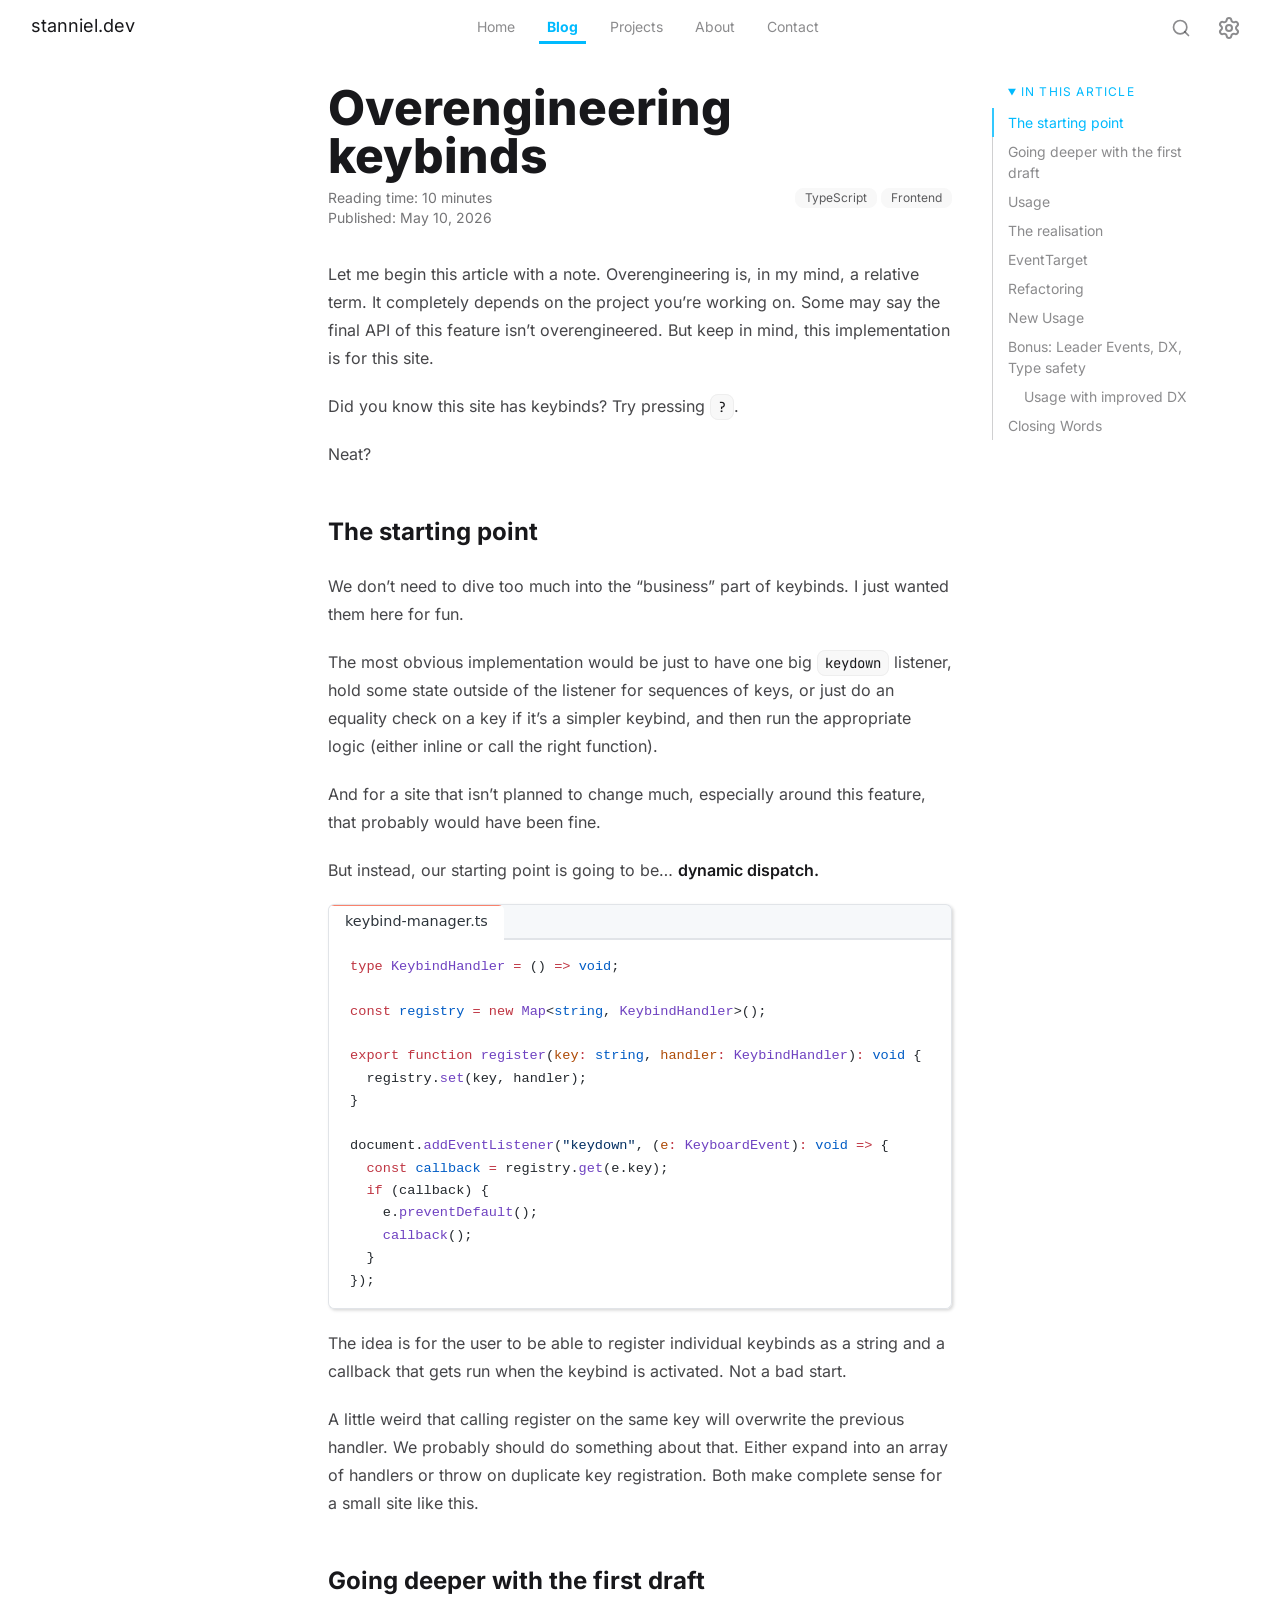
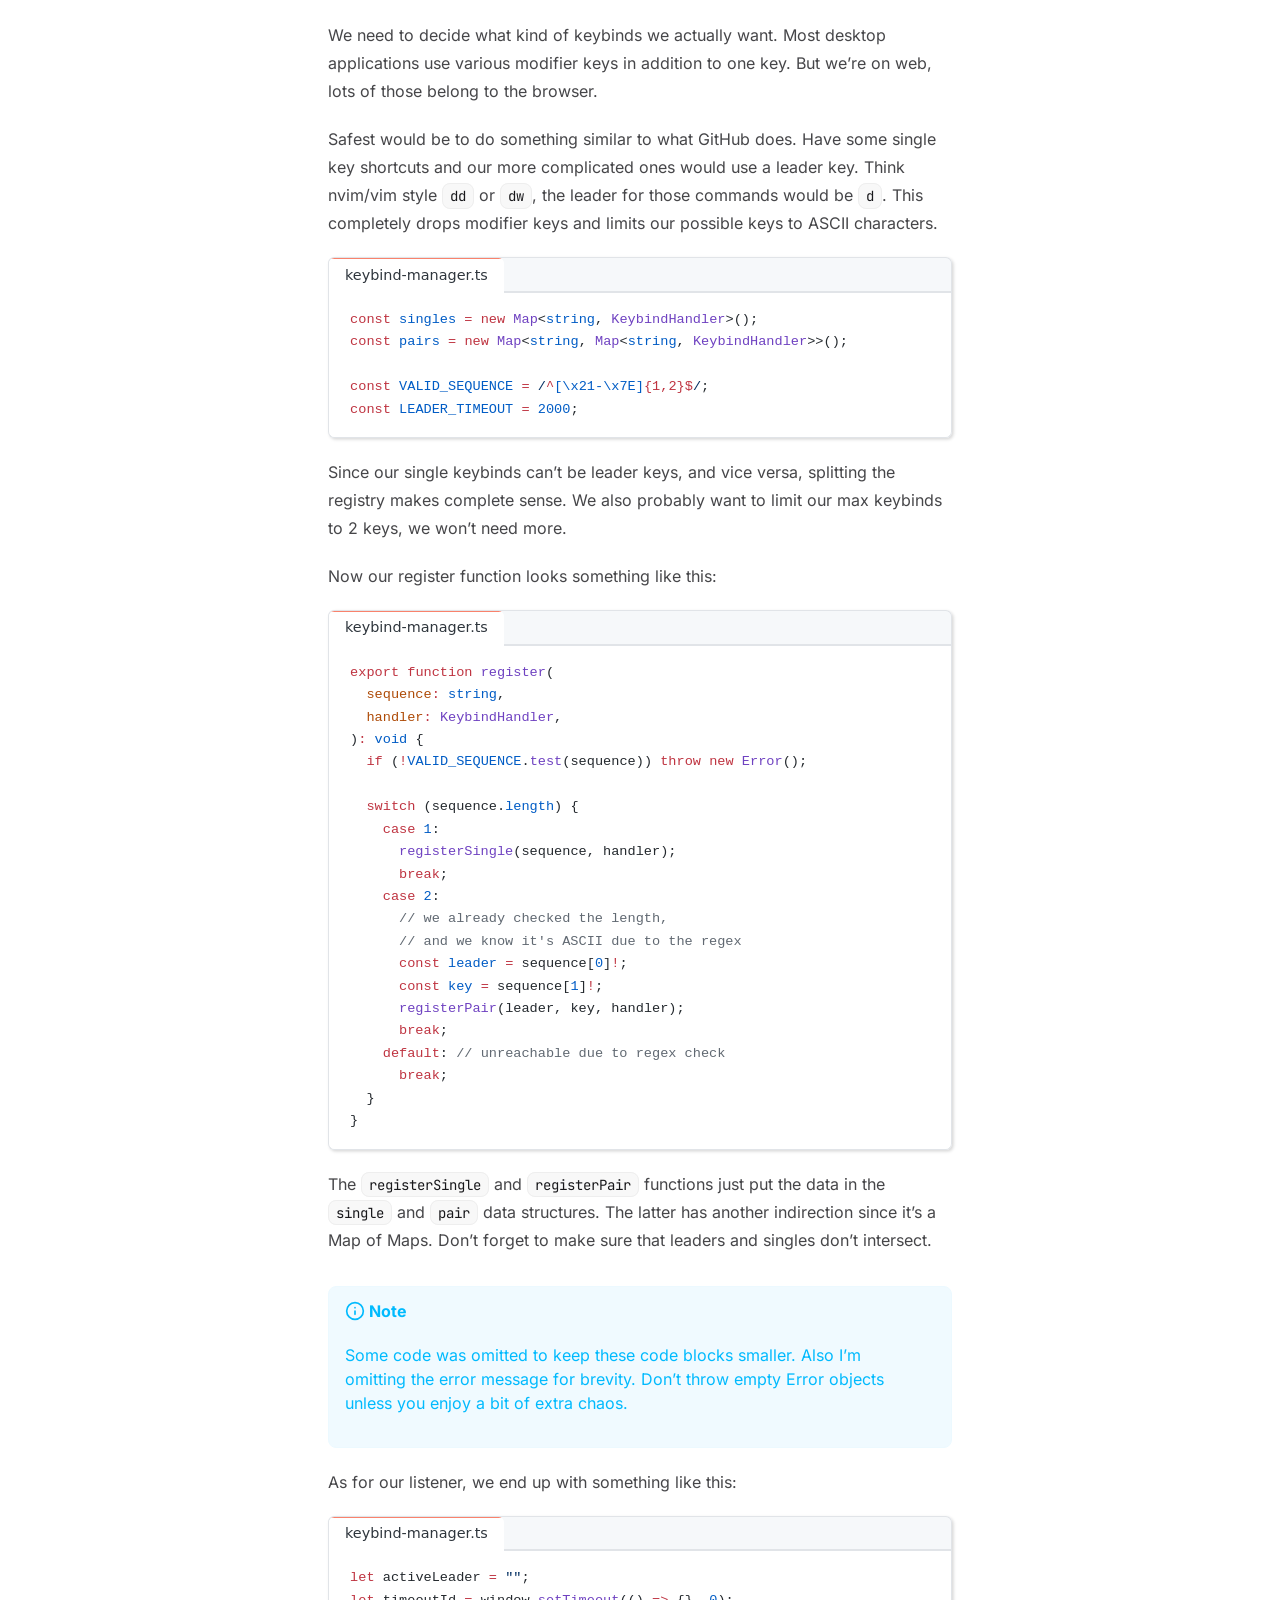
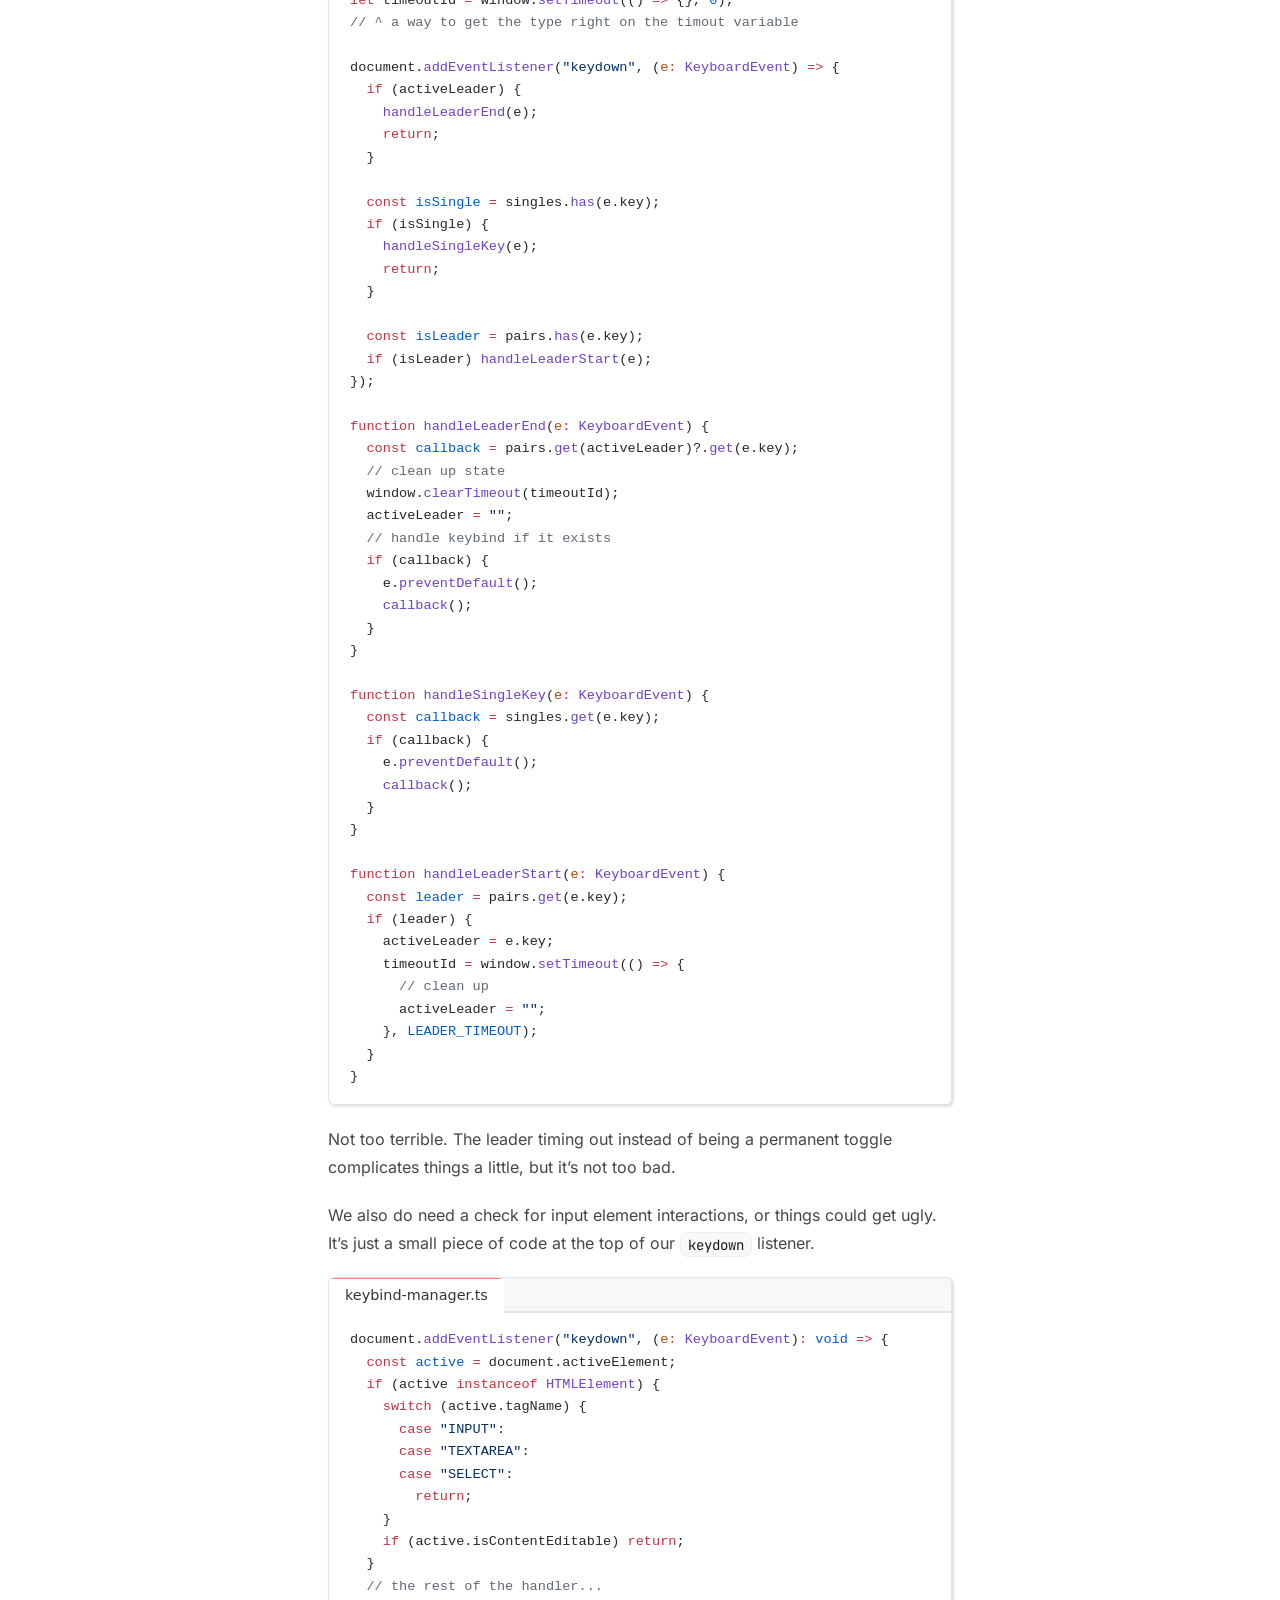
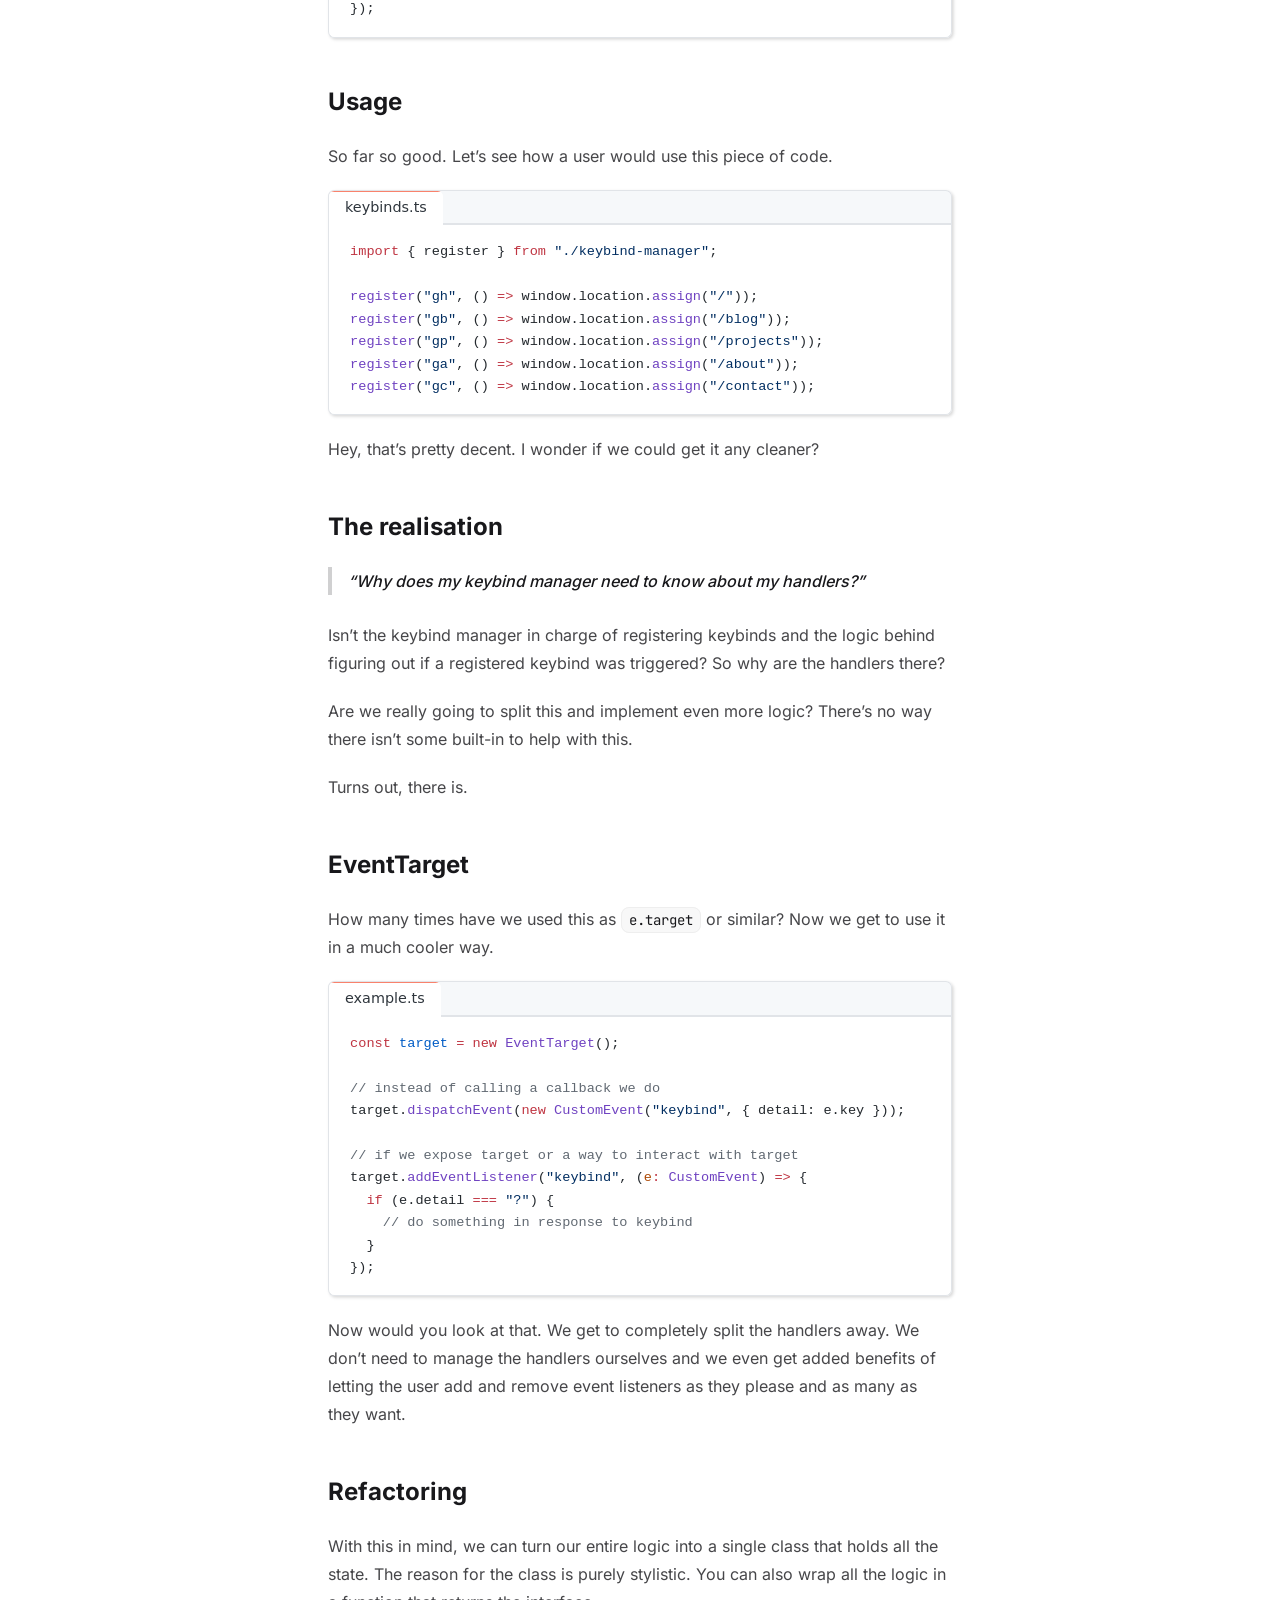
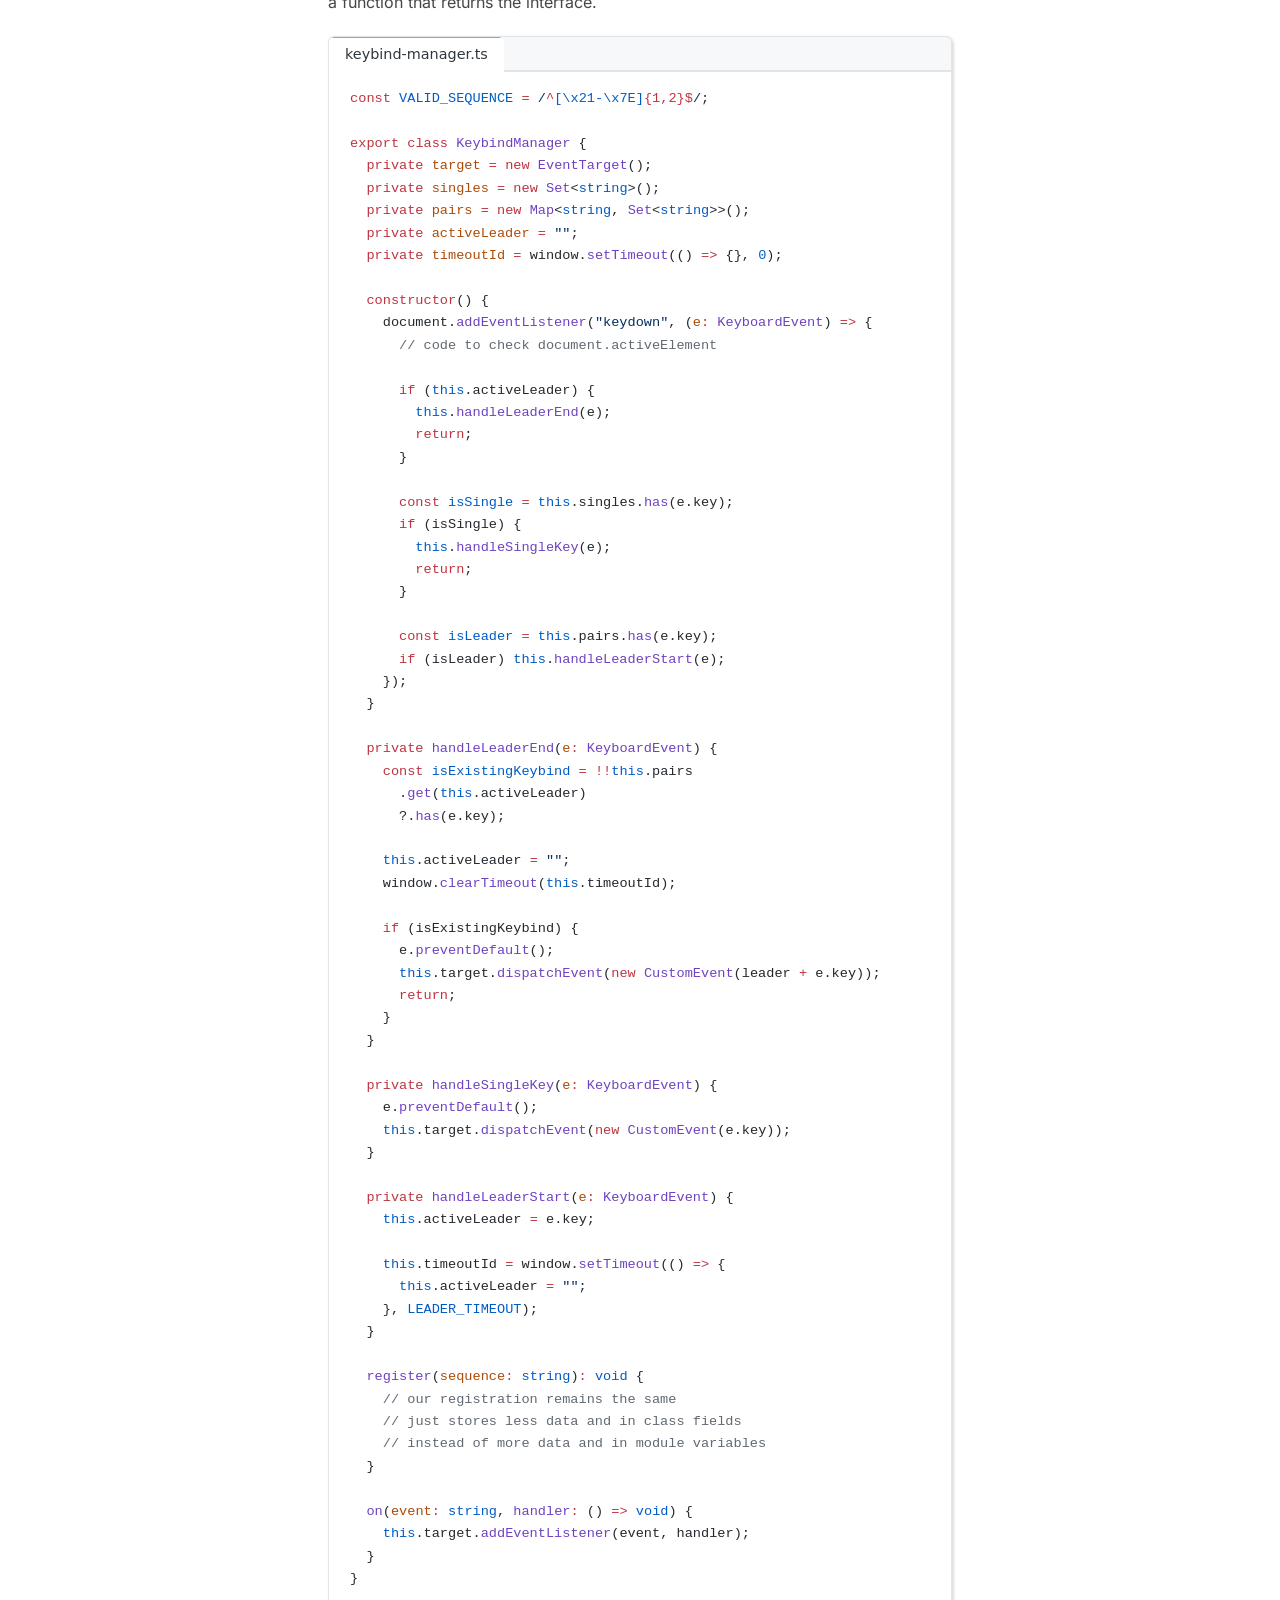
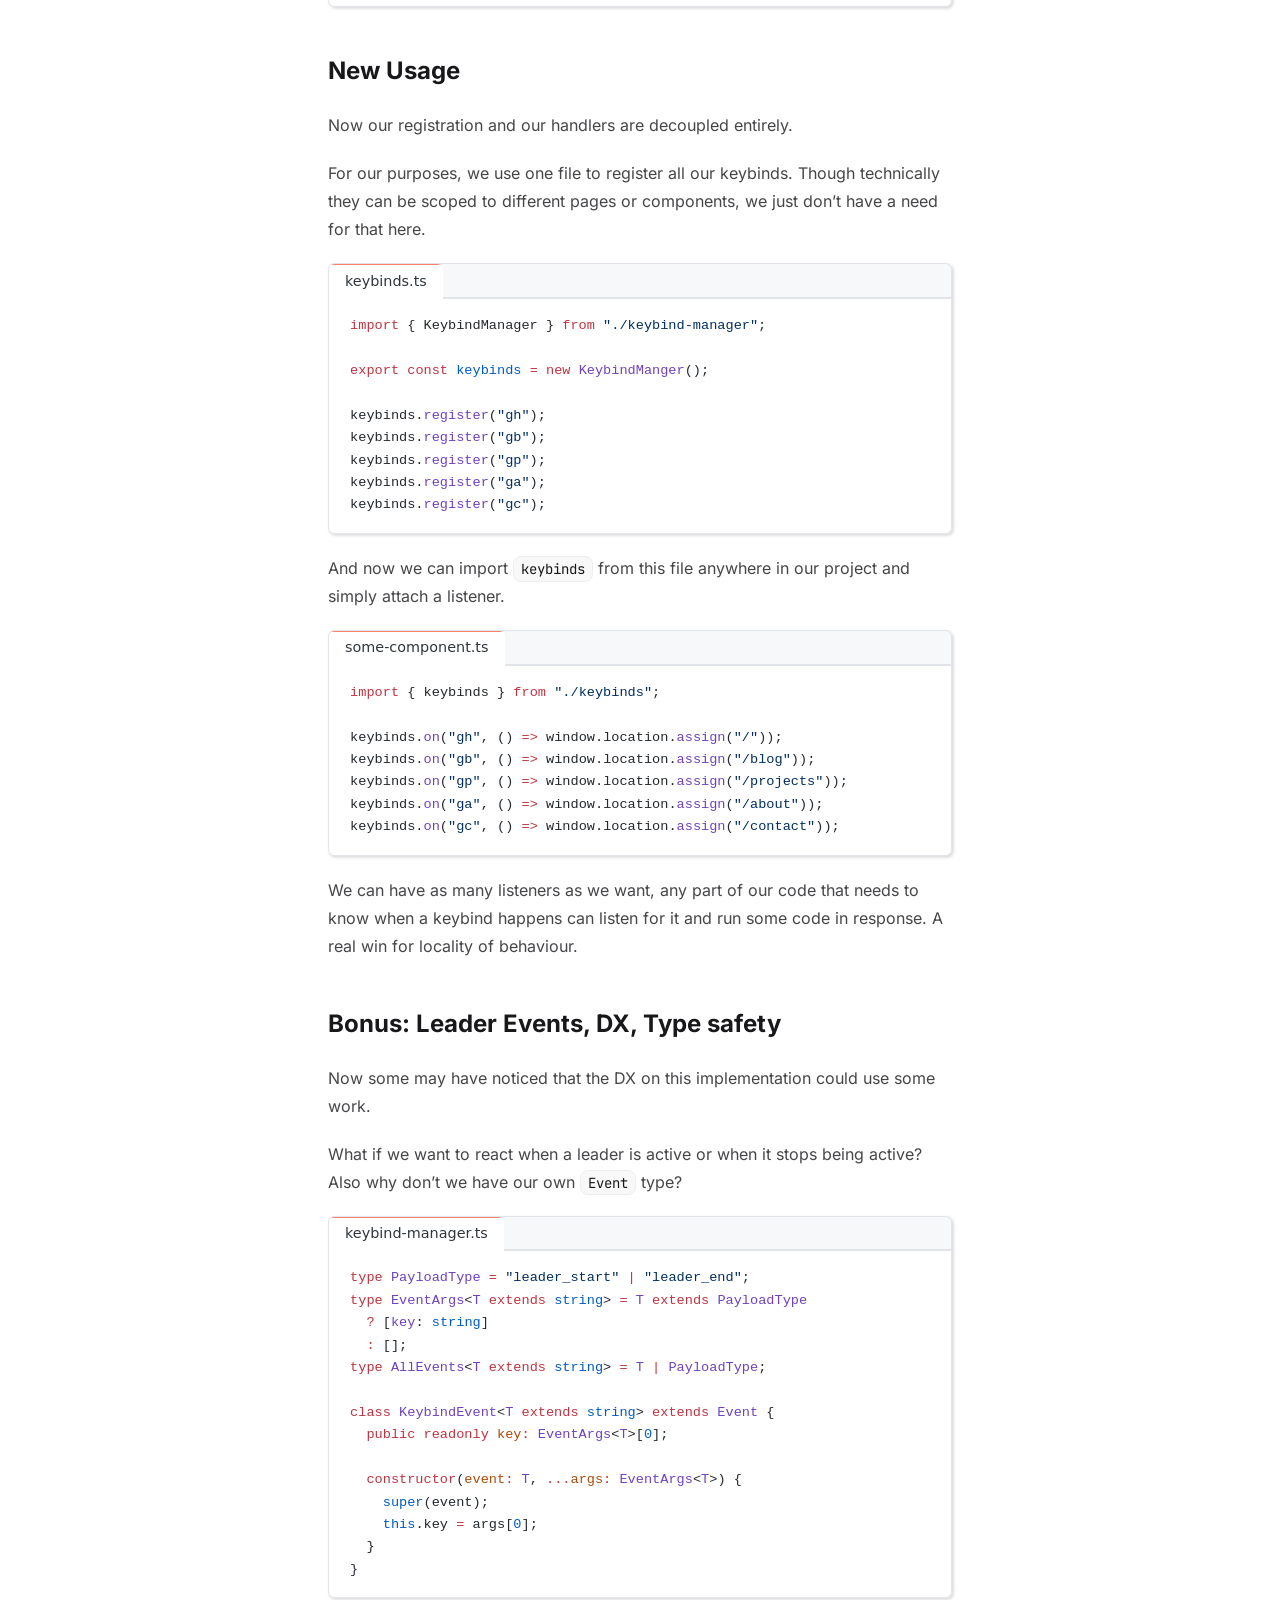
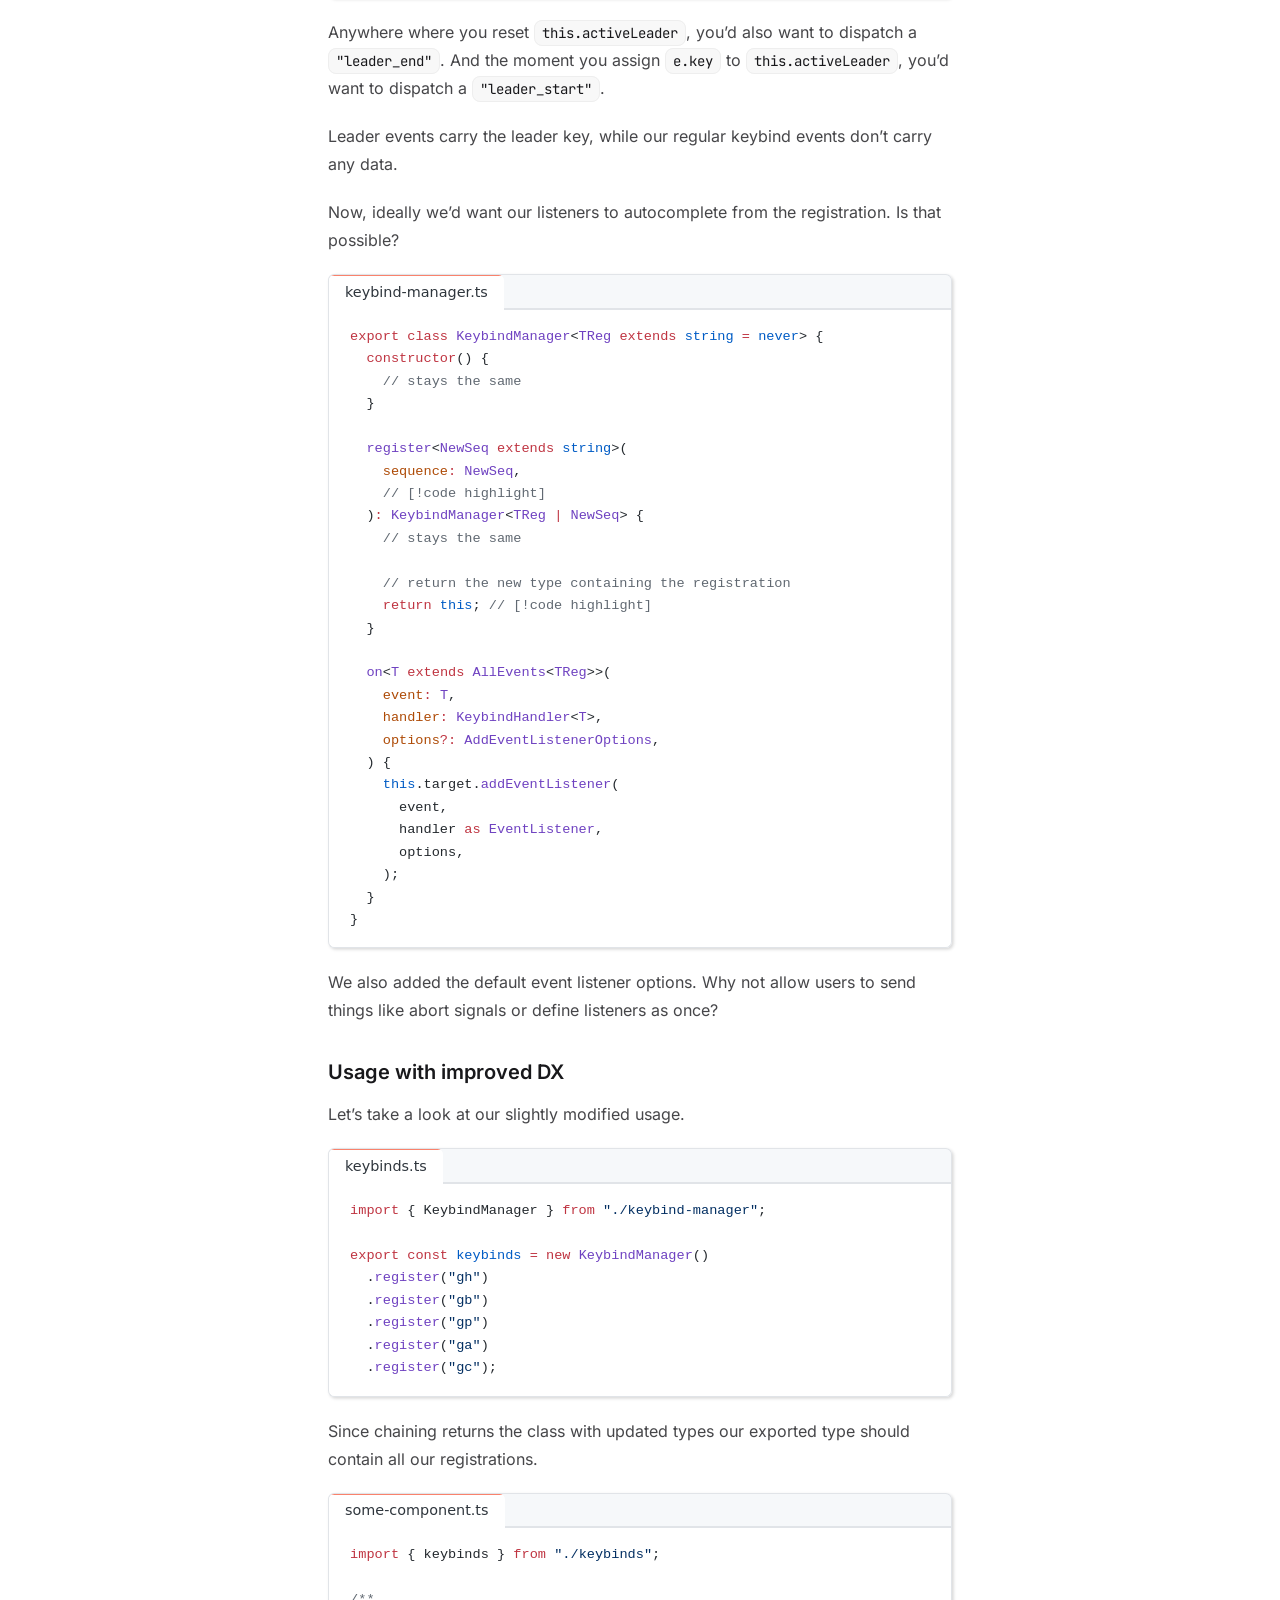
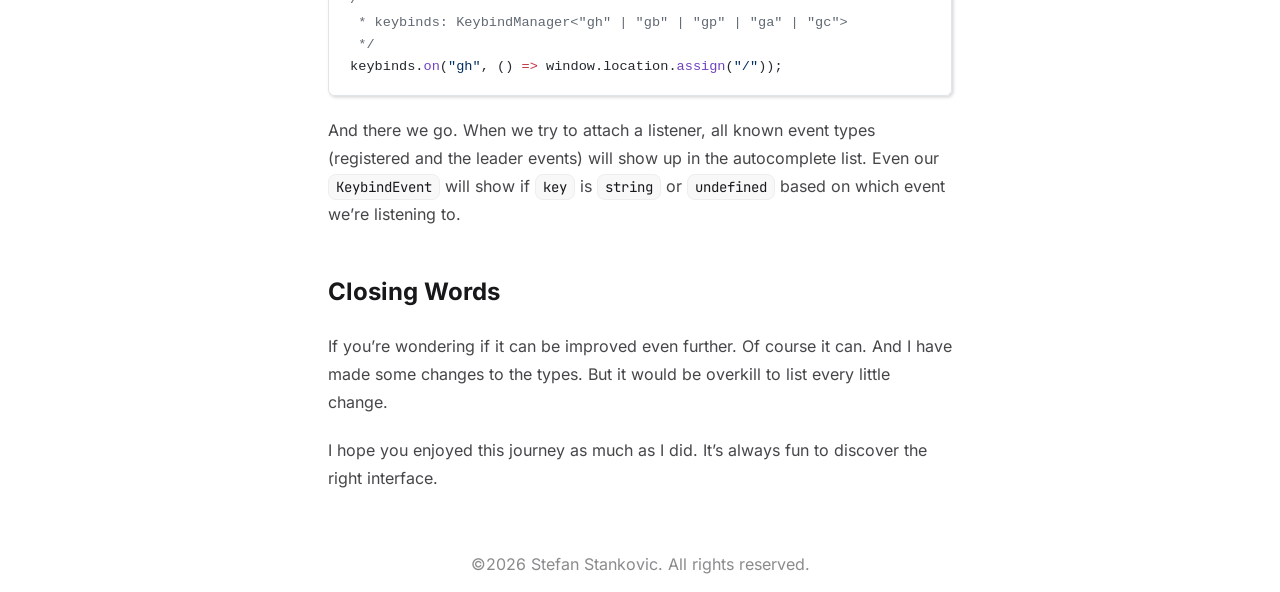
<file: blog/overengineering-keybinds/index.html>
<!DOCTYPE html><html lang="en" class="overflow-y-auto min-h-dvh scrollbar-gutter-both" data-astro-transition-scope="astro-tyfwoq7n-1"> <head><!-- Global Metadata --><meta charset="utf-8"><meta name="viewport" content="width=device-width,initial-scale=1"><link rel="icon" href="data:image/svg+xml,<svg xmlns='http://www.w3.org/2000/svg' viewBox='0 0 100 100'><text y='0.9em' font-size='90'>💾</text></svg>"><link rel="sitemap" href="/sitemap-index.xml"><link rel="alternate" type="application/rss+xml" title="stanniel.dev" href="https://stanniel.dev/rss.xml"><meta name="generator" content="Astro v6.4.8"><!-- Fonts --><script data-astro-rerun>(function(){const ADAPTIVE_FONTS = {"atkinson":{"family":"Atkinson Hyperlegible Next Variable","url":"/fonts/atkinson-hyperlegible-next-latin-wght-normal.woff2","format":"woff2-variations","descriptors":{"weight":"200 800","style":"normal","display":"swap","sizeAdjust":"105%","unicodeRange":"U+0000-00FF,U+0131,U+0152-0153,U+02BB-02BC,U+02C6,U+02DA,U+02DC,U+0304,U+0308,U+0329,U+2000-206F,U+20AC,U+2122,U+2191,U+2193,U+2212,U+2215,U+FEFF,U+FFFD"}},"inter":{"family":"Inter Variable","url":"/fonts/inter-latin-wght-normal.woff2","format":"woff2-variations","descriptors":{"weight":"100 900","style":"normal","display":"swap","sizeAdjust":"100%","unicodeRange":"U+0000-00FF,U+0131,U+0152-0153,U+02BB-02BC,U+02C6,U+02DA,U+02DC,U+0304,U+0308,U+0329,U+2000-206F,U+20AC,U+2122,U+2191,U+2193,U+2212,U+2215,U+FEFF,U+FFFD"}}};

  /**
   * @type {import("../consts").FontManifest}
   */
  const fonts = ADAPTIVE_FONTS;

  (() => {
    const isDyslexic = localStorage.getItem("reader") === "a11y";
    const desiredFont = isDyslexic ? fonts.atkinson : fonts.inter;

    const link = document.createElement("link");
    link.rel = "preload";
    link.as = "font";
    link.type = "font/woff2";
    link.href = desiredFont.url;
    link.crossOrigin = "anonymous";

    const style = document.createElement("style");
    style.innerHTML = `
        @font-face {
          font-family: "${desiredFont.family}";
          src: url("${desiredFont.url}") format("${desiredFont.format}");
          font-weight: ${desiredFont.descriptors.weight};
          font-style: ${desiredFont.descriptors.style};
          font-display: ${desiredFont.descriptors.display};
          unicode-range: ${desiredFont.descriptors.unicodeRange};
          size-adjust: ${desiredFont.descriptors.sizeAdjust};
        }
      `;

    document.head.appendChild(link);
    document.head.appendChild(style);
  })();
})();</script><link rel="preload" href="/fonts/jetbrains-mono-latin-wght-normal.woff2" as="font" type="font/woff2" crossorigin><!-- Theme --><script data-astro-rerun>
  (() => {
    const savedTheme = localStorage.getItem("theme");
    if (savedTheme) {
      document.documentElement.setAttribute("data-theme", savedTheme);
    } else {
      document.documentElement.removeAttribute("data-theme");
    }
  })();
</script><!-- Canonical URL --><link rel="canonical" href="https://stanniel.dev/blog/overengineering-keybinds/"><!-- Primary Meta Tags --><title>Overengineering keybinds</title><meta name="title" content="Overengineering keybinds"><meta name="description" content="This is a story of discovering the right API for implementing keybinds on the web"><!-- Open Graph / Facebook --><meta property="og:type" content="article"><meta property="og:url" content="https://stanniel.dev/blog/overengineering-keybinds/"><meta property="og:title" content="Overengineering keybinds"><meta property="og:description" content="This is a story of discovering the right API for implementing keybinds on the web"><!-- Twitter --><meta property="twitter:card" content="summary"><meta property="twitter:url" content="https://stanniel.dev/blog/overengineering-keybinds/"><meta property="twitter:title" content="Overengineering keybinds"><meta property="twitter:description" content="This is a story of discovering the right API for implementing keybinds on the web"><meta name="astro-view-transitions-enabled" content="true"><meta name="astro-view-transitions-fallback" content="animate"><script type="module" src="/_astro/ClientRouter.astro_astro_type_script_index_0_lang.CAqDO0tx.js"></script><link rel="stylesheet" href="/_astro/BaseLayout.BlACQEeP.css"><script type="module" src="/_astro/page.l0sNRNKZ.js"></script><style>[data-astro-transition-scope="astro-tyfwoq7n-1"] { view-transition-name: root; }@layer astro { ::view-transition-old(root) { animation: none; opacity: 0; mix-blend-mode: normal; }::view-transition-new(root) { animation: none; mix-blend-mode: normal; }::view-transition-group(root) { animation: none } }[data-astro-transition-fallback="old"] [data-astro-transition-scope="astro-tyfwoq7n-1"],
			[data-astro-transition-fallback="old"][data-astro-transition-scope="astro-tyfwoq7n-1"] { animation: none; mix-blend-mode: normal; }[data-astro-transition-fallback="new"] [data-astro-transition-scope="astro-tyfwoq7n-1"],
			[data-astro-transition-fallback="new"][data-astro-transition-scope="astro-tyfwoq7n-1"] { animation: none; mix-blend-mode: normal; }</style><style>[data-astro-transition-scope="astro-st455qfg-2"] { view-transition-name: main; }@layer astro { [data-astro-transition=top]::view-transition-old(main) { 
	animation-duration: 300ms;
	animation-timing-function: cubic-bezier(0.2, 0, 0, 1);
	animation-fill-mode: both;
	animation-name: slideOutBottom; }[data-astro-transition=top]::view-transition-new(main) { 
	animation-duration: 300ms;
	animation-timing-function: cubic-bezier(0.2, 0, 0, 1);
	animation-fill-mode: both;
	animation-name: slideInTop; }[data-astro-transition=right]::view-transition-old(main) { 
	animation-duration: 300ms;
	animation-timing-function: cubic-bezier(0.2, 0, 0, 1);
	animation-fill-mode: both;
	animation-name: slideOutLeft; }[data-astro-transition=right]::view-transition-new(main) { 
	animation-duration: 300ms;
	animation-timing-function: cubic-bezier(0.2, 0, 0, 1);
	animation-fill-mode: both;
	animation-name: slideInRight; }[data-astro-transition=bottom]::view-transition-old(main) { 
	animation-duration: 300ms;
	animation-timing-function: cubic-bezier(0.2, 0, 0, 1);
	animation-fill-mode: both;
	animation-name: slideOutTop; }[data-astro-transition=bottom]::view-transition-new(main) { 
	animation-duration: 300ms;
	animation-timing-function: cubic-bezier(0.2, 0, 0, 1);
	animation-fill-mode: both;
	animation-name: slideInBottom; }[data-astro-transition=left]::view-transition-old(main) { 
	animation-duration: 300ms;
	animation-timing-function: cubic-bezier(0.2, 0, 0, 1);
	animation-fill-mode: both;
	animation-name: slideOutRight; }[data-astro-transition=left]::view-transition-new(main) { 
	animation-duration: 300ms;
	animation-timing-function: cubic-bezier(0.2, 0, 0, 1);
	animation-fill-mode: both;
	animation-name: slideInLeft; }[data-astro-transition=bottom-right]::view-transition-old(main) { 
	animation-duration: 300ms;
	animation-timing-function: cubic-bezier(0.2, 0, 0, 1);
	animation-fill-mode: both;
	animation-name: slideOutTopLeft; }[data-astro-transition=bottom-right]::view-transition-new(main) { 
	animation-duration: 300ms;
	animation-timing-function: cubic-bezier(0.2, 0, 0, 1);
	animation-fill-mode: both;
	animation-name: slideInBottomRight; }[data-astro-transition=bottom-left]::view-transition-old(main) { 
	animation-duration: 300ms;
	animation-timing-function: cubic-bezier(0.2, 0, 0, 1);
	animation-fill-mode: both;
	animation-name: slideOutTopRight; }[data-astro-transition=bottom-left]::view-transition-new(main) { 
	animation-duration: 300ms;
	animation-timing-function: cubic-bezier(0.2, 0, 0, 1);
	animation-fill-mode: both;
	animation-name: slideInBottomLeft; }[data-astro-transition=top-right]::view-transition-old(main) { 
	animation-duration: 300ms;
	animation-timing-function: cubic-bezier(0.2, 0, 0, 1);
	animation-fill-mode: both;
	animation-name: slideOutBottomLeft; }[data-astro-transition=top-right]::view-transition-new(main) { 
	animation-duration: 300ms;
	animation-timing-function: cubic-bezier(0.2, 0, 0, 1);
	animation-fill-mode: both;
	animation-name: slideInTopRight; }[data-astro-transition=top-left]::view-transition-old(main) { 
	animation-duration: 300ms;
	animation-timing-function: cubic-bezier(0.2, 0, 0, 1);
	animation-fill-mode: both;
	animation-name: slideOutBottomRight; }[data-astro-transition=top-left]::view-transition-new(main) { 
	animation-duration: 300ms;
	animation-timing-function: cubic-bezier(0.2, 0, 0, 1);
	animation-fill-mode: both;
	animation-name: slideInTopLeft; }::view-transition-old(main) { 
	animation-duration: 300ms;
	animation-timing-function: cubic-bezier(0.2, 0, 0, 1);
	animation-fill-mode: both;
	animation-name: slideOutLeft; }::view-transition-new(main) { 
	animation-duration: 300ms;
	animation-timing-function: cubic-bezier(0.2, 0, 0, 1);
	animation-fill-mode: both;
	animation-name: slideInRight; }[data-astro-transition=back]::view-transition-old(main) { 
	animation-duration: 300ms;
	animation-timing-function: cubic-bezier(0.2, 0, 0, 1);
	animation-fill-mode: both;
	animation-name: slideOutRight; }[data-astro-transition=back]::view-transition-new(main) { 
	animation-duration: 300ms;
	animation-timing-function: cubic-bezier(0.2, 0, 0, 1);
	animation-fill-mode: both;
	animation-name: slideInLeft; } }[data-astro-transition=top][data-astro-transition-fallback="old"] [data-astro-transition-scope="astro-st455qfg-2"],
			[data-astro-transition=top][data-astro-transition-fallback="old"][data-astro-transition-scope="astro-st455qfg-2"] { 
	animation-duration: 300ms;
	animation-timing-function: cubic-bezier(0.2, 0, 0, 1);
	animation-fill-mode: both;
	animation-name: slideOutBottom; }[data-astro-transition=top][data-astro-transition-fallback="new"] [data-astro-transition-scope="astro-st455qfg-2"],
			[data-astro-transition=top][data-astro-transition-fallback="new"][data-astro-transition-scope="astro-st455qfg-2"] { 
	animation-duration: 300ms;
	animation-timing-function: cubic-bezier(0.2, 0, 0, 1);
	animation-fill-mode: both;
	animation-name: slideInTop; }[data-astro-transition=right][data-astro-transition-fallback="old"] [data-astro-transition-scope="astro-st455qfg-2"],
			[data-astro-transition=right][data-astro-transition-fallback="old"][data-astro-transition-scope="astro-st455qfg-2"] { 
	animation-duration: 300ms;
	animation-timing-function: cubic-bezier(0.2, 0, 0, 1);
	animation-fill-mode: both;
	animation-name: slideOutLeft; }[data-astro-transition=right][data-astro-transition-fallback="new"] [data-astro-transition-scope="astro-st455qfg-2"],
			[data-astro-transition=right][data-astro-transition-fallback="new"][data-astro-transition-scope="astro-st455qfg-2"] { 
	animation-duration: 300ms;
	animation-timing-function: cubic-bezier(0.2, 0, 0, 1);
	animation-fill-mode: both;
	animation-name: slideInRight; }[data-astro-transition=bottom][data-astro-transition-fallback="old"] [data-astro-transition-scope="astro-st455qfg-2"],
			[data-astro-transition=bottom][data-astro-transition-fallback="old"][data-astro-transition-scope="astro-st455qfg-2"] { 
	animation-duration: 300ms;
	animation-timing-function: cubic-bezier(0.2, 0, 0, 1);
	animation-fill-mode: both;
	animation-name: slideOutTop; }[data-astro-transition=bottom][data-astro-transition-fallback="new"] [data-astro-transition-scope="astro-st455qfg-2"],
			[data-astro-transition=bottom][data-astro-transition-fallback="new"][data-astro-transition-scope="astro-st455qfg-2"] { 
	animation-duration: 300ms;
	animation-timing-function: cubic-bezier(0.2, 0, 0, 1);
	animation-fill-mode: both;
	animation-name: slideInBottom; }[data-astro-transition=left][data-astro-transition-fallback="old"] [data-astro-transition-scope="astro-st455qfg-2"],
			[data-astro-transition=left][data-astro-transition-fallback="old"][data-astro-transition-scope="astro-st455qfg-2"] { 
	animation-duration: 300ms;
	animation-timing-function: cubic-bezier(0.2, 0, 0, 1);
	animation-fill-mode: both;
	animation-name: slideOutRight; }[data-astro-transition=left][data-astro-transition-fallback="new"] [data-astro-transition-scope="astro-st455qfg-2"],
			[data-astro-transition=left][data-astro-transition-fallback="new"][data-astro-transition-scope="astro-st455qfg-2"] { 
	animation-duration: 300ms;
	animation-timing-function: cubic-bezier(0.2, 0, 0, 1);
	animation-fill-mode: both;
	animation-name: slideInLeft; }[data-astro-transition=bottom-right][data-astro-transition-fallback="old"] [data-astro-transition-scope="astro-st455qfg-2"],
			[data-astro-transition=bottom-right][data-astro-transition-fallback="old"][data-astro-transition-scope="astro-st455qfg-2"] { 
	animation-duration: 300ms;
	animation-timing-function: cubic-bezier(0.2, 0, 0, 1);
	animation-fill-mode: both;
	animation-name: slideOutTopLeft; }[data-astro-transition=bottom-right][data-astro-transition-fallback="new"] [data-astro-transition-scope="astro-st455qfg-2"],
			[data-astro-transition=bottom-right][data-astro-transition-fallback="new"][data-astro-transition-scope="astro-st455qfg-2"] { 
	animation-duration: 300ms;
	animation-timing-function: cubic-bezier(0.2, 0, 0, 1);
	animation-fill-mode: both;
	animation-name: slideInBottomRight; }[data-astro-transition=bottom-left][data-astro-transition-fallback="old"] [data-astro-transition-scope="astro-st455qfg-2"],
			[data-astro-transition=bottom-left][data-astro-transition-fallback="old"][data-astro-transition-scope="astro-st455qfg-2"] { 
	animation-duration: 300ms;
	animation-timing-function: cubic-bezier(0.2, 0, 0, 1);
	animation-fill-mode: both;
	animation-name: slideOutTopRight; }[data-astro-transition=bottom-left][data-astro-transition-fallback="new"] [data-astro-transition-scope="astro-st455qfg-2"],
			[data-astro-transition=bottom-left][data-astro-transition-fallback="new"][data-astro-transition-scope="astro-st455qfg-2"] { 
	animation-duration: 300ms;
	animation-timing-function: cubic-bezier(0.2, 0, 0, 1);
	animation-fill-mode: both;
	animation-name: slideInBottomLeft; }[data-astro-transition=top-right][data-astro-transition-fallback="old"] [data-astro-transition-scope="astro-st455qfg-2"],
			[data-astro-transition=top-right][data-astro-transition-fallback="old"][data-astro-transition-scope="astro-st455qfg-2"] { 
	animation-duration: 300ms;
	animation-timing-function: cubic-bezier(0.2, 0, 0, 1);
	animation-fill-mode: both;
	animation-name: slideOutBottomLeft; }[data-astro-transition=top-right][data-astro-transition-fallback="new"] [data-astro-transition-scope="astro-st455qfg-2"],
			[data-astro-transition=top-right][data-astro-transition-fallback="new"][data-astro-transition-scope="astro-st455qfg-2"] { 
	animation-duration: 300ms;
	animation-timing-function: cubic-bezier(0.2, 0, 0, 1);
	animation-fill-mode: both;
	animation-name: slideInTopRight; }[data-astro-transition=top-left][data-astro-transition-fallback="old"] [data-astro-transition-scope="astro-st455qfg-2"],
			[data-astro-transition=top-left][data-astro-transition-fallback="old"][data-astro-transition-scope="astro-st455qfg-2"] { 
	animation-duration: 300ms;
	animation-timing-function: cubic-bezier(0.2, 0, 0, 1);
	animation-fill-mode: both;
	animation-name: slideOutBottomRight; }[data-astro-transition=top-left][data-astro-transition-fallback="new"] [data-astro-transition-scope="astro-st455qfg-2"],
			[data-astro-transition=top-left][data-astro-transition-fallback="new"][data-astro-transition-scope="astro-st455qfg-2"] { 
	animation-duration: 300ms;
	animation-timing-function: cubic-bezier(0.2, 0, 0, 1);
	animation-fill-mode: both;
	animation-name: slideInTopLeft; }[data-astro-transition-fallback="old"] [data-astro-transition-scope="astro-st455qfg-2"],
			[data-astro-transition-fallback="old"][data-astro-transition-scope="astro-st455qfg-2"] { 
	animation-duration: 300ms;
	animation-timing-function: cubic-bezier(0.2, 0, 0, 1);
	animation-fill-mode: both;
	animation-name: slideOutLeft; }[data-astro-transition-fallback="new"] [data-astro-transition-scope="astro-st455qfg-2"],
			[data-astro-transition-fallback="new"][data-astro-transition-scope="astro-st455qfg-2"] { 
	animation-duration: 300ms;
	animation-timing-function: cubic-bezier(0.2, 0, 0, 1);
	animation-fill-mode: both;
	animation-name: slideInRight; }[data-astro-transition=back][data-astro-transition-fallback="old"] [data-astro-transition-scope="astro-st455qfg-2"],
			[data-astro-transition=back][data-astro-transition-fallback="old"][data-astro-transition-scope="astro-st455qfg-2"] { 
	animation-duration: 300ms;
	animation-timing-function: cubic-bezier(0.2, 0, 0, 1);
	animation-fill-mode: both;
	animation-name: slideOutRight; }[data-astro-transition=back][data-astro-transition-fallback="new"] [data-astro-transition-scope="astro-st455qfg-2"],
			[data-astro-transition=back][data-astro-transition-fallback="new"][data-astro-transition-scope="astro-st455qfg-2"] { 
	animation-duration: 300ms;
	animation-timing-function: cubic-bezier(0.2, 0, 0, 1);
	animation-fill-mode: both;
	animation-name: slideInLeft; }</style><style>[data-astro-transition-scope="astro-sqkhhdtl-3"] { view-transition-name: nav-underline; }@layer astro { ::view-transition-old(nav-underline) { 
	animation-duration: 180ms;
	animation-timing-function: cubic-bezier(0.76, 0, 0.24, 1);
	animation-fill-mode: both;
	animation-name: astroFadeOut; }::view-transition-new(nav-underline) { 
	animation-duration: 180ms;
	animation-timing-function: cubic-bezier(0.76, 0, 0.24, 1);
	animation-fill-mode: both;
	animation-name: astroFadeIn; }[data-astro-transition=back]::view-transition-old(nav-underline) { 
	animation-duration: 180ms;
	animation-timing-function: cubic-bezier(0.76, 0, 0.24, 1);
	animation-fill-mode: both;
	animation-name: astroFadeOut; }[data-astro-transition=back]::view-transition-new(nav-underline) { 
	animation-duration: 180ms;
	animation-timing-function: cubic-bezier(0.76, 0, 0.24, 1);
	animation-fill-mode: both;
	animation-name: astroFadeIn; } }[data-astro-transition-fallback="old"] [data-astro-transition-scope="astro-sqkhhdtl-3"],
			[data-astro-transition-fallback="old"][data-astro-transition-scope="astro-sqkhhdtl-3"] { 
	animation-duration: 180ms;
	animation-timing-function: cubic-bezier(0.76, 0, 0.24, 1);
	animation-fill-mode: both;
	animation-name: astroFadeOut; }[data-astro-transition-fallback="new"] [data-astro-transition-scope="astro-sqkhhdtl-3"],
			[data-astro-transition-fallback="new"][data-astro-transition-scope="astro-sqkhhdtl-3"] { 
	animation-duration: 180ms;
	animation-timing-function: cubic-bezier(0.76, 0, 0.24, 1);
	animation-fill-mode: both;
	animation-name: astroFadeIn; }[data-astro-transition=back][data-astro-transition-fallback="old"] [data-astro-transition-scope="astro-sqkhhdtl-3"],
			[data-astro-transition=back][data-astro-transition-fallback="old"][data-astro-transition-scope="astro-sqkhhdtl-3"] { 
	animation-duration: 180ms;
	animation-timing-function: cubic-bezier(0.76, 0, 0.24, 1);
	animation-fill-mode: both;
	animation-name: astroFadeOut; }[data-astro-transition=back][data-astro-transition-fallback="new"] [data-astro-transition-scope="astro-sqkhhdtl-3"],
			[data-astro-transition=back][data-astro-transition-fallback="new"][data-astro-transition-scope="astro-sqkhhdtl-3"] { 
	animation-duration: 180ms;
	animation-timing-function: cubic-bezier(0.76, 0, 0.24, 1);
	animation-fill-mode: both;
	animation-name: astroFadeIn; }</style></head> <body class="min-h-dvh [--header-height:--spacing(13)] [--footer-height:--spacing(12)]"> <header id="main-header" class="h-(--header-height) sticky z-10 top-0 sm:px-4 sm:py-2 flex items-center justify-between gap-4 bg-base-100 group"> <a class="hidden sm:block focus-visible:outline-2 focus-visible:outline-current" href="/"> <h2 class="text-lg">stanniel.dev</h2> </a> <nav class="grid grid-cols-5 grid-rows-[repeat(2,minmax(0,auto))] md:flex gap-1 md:gap-4"> <a href="/" class="relative hover:text-base-content py-1 md:p-2 focus-visible:outline-2 outline-current outline-offset-4 grid grid-rows-subgrid grid-cols-1 row-span-2 text-center text-xs leading-2.75 sm:text-sm text-base-content/50"> <svg width="1em" height="1em" class="size-5 md:hidden self-center-safe justify-self-center-safe" data-icon="lucide:house">   <symbol id="ai:lucide:house" viewBox="0 0 24 24"><g fill="none" stroke="currentColor" stroke-linecap="round" stroke-linejoin="round" stroke-width="2"><path d="M15 21v-8a1 1 0 0 0-1-1h-4a1 1 0 0 0-1 1v8"/><path d="M3 10a2 2 0 0 1 .709-1.528l7-6a2 2 0 0 1 2.582 0l7 6A2 2 0 0 1 21 10v9a2 2 0 0 1-2 2H5a2 2 0 0 1-2-2z"/></g></symbol><use href="#ai:lucide:house"></use>  </svg> <span>Home</span>  <div data-key="gh" slot="after-link" class="absolute top-full min-w-full w-max pt-1 z-20 text-base-content pointer-events-none hidden group-data-[keybinds-filter='']:block group-data-[keybinds-filter^='g']:block"> <kbd class="kbd">g</kbd><kbd class="kbd">h</kbd> </div> </a><a href="/blog/" aria-current="page" class="relative hover:text-base-content py-1 md:p-2 focus-visible:outline-2 outline-current outline-offset-4 grid grid-rows-subgrid grid-cols-1 row-span-2 text-center text-xs leading-2.75 sm:text-sm text-info font-extrabold sm:font-bold"> <svg width="1em" height="1em" class="size-5 md:hidden self-center-safe justify-self-center-safe" data-icon="lucide:newspaper">   <symbol id="ai:lucide:newspaper" viewBox="0 0 24 24"><g fill="none" stroke="currentColor" stroke-linecap="round" stroke-linejoin="round" stroke-width="2"><path d="M15 18h-5m8-4h-8m-6 8h16a2 2 0 0 0 2-2V4a2 2 0 0 0-2-2H8a2 2 0 0 0-2 2v16a2 2 0 0 1-4 0v-9a2 2 0 0 1 2-2h2"/><rect width="8" height="4" x="10" y="6" rx="1"/></g></symbol><use href="#ai:lucide:newspaper"></use>  </svg> <span>Blog</span> <span class="absolute md:w-full md:h-0.75 -bottom-1 left-0 bg-current" data-astro-transition-scope="astro-sqkhhdtl-3"></span> <div data-key="gb" slot="after-link" class="absolute top-full min-w-full w-max pt-1 z-20 text-base-content pointer-events-none hidden group-data-[keybinds-filter='']:block group-data-[keybinds-filter^='g']:block"> <kbd class="kbd">g</kbd><kbd class="kbd">b</kbd> </div> </a><a href="/projects/" class="relative hover:text-base-content py-1 md:p-2 focus-visible:outline-2 outline-current outline-offset-4 grid grid-rows-subgrid grid-cols-1 row-span-2 text-center text-xs leading-2.75 sm:text-sm text-base-content/50"> <svg width="1em" height="1em" class="size-5 md:hidden self-center-safe justify-self-center-safe" data-icon="lucide:book-text">   <symbol id="ai:lucide:book-text" viewBox="0 0 24 24"><path fill="none" stroke="currentColor" stroke-linecap="round" stroke-linejoin="round" stroke-width="2" d="M4 19.5v-15A2.5 2.5 0 0 1 6.5 2H19a1 1 0 0 1 1 1v18a1 1 0 0 1-1 1H6.5a1 1 0 0 1 0-5H20M8 11h8M8 7h6"/></symbol><use href="#ai:lucide:book-text"></use>  </svg> <span>Projects</span>  <div data-key="gp" slot="after-link" class="absolute top-full min-w-full w-max pt-1 z-20 text-base-content pointer-events-none hidden group-data-[keybinds-filter='']:block group-data-[keybinds-filter^='g']:block"> <kbd class="kbd">g</kbd><kbd class="kbd">p</kbd> </div> </a><a href="/about/" class="relative hover:text-base-content py-1 md:p-2 focus-visible:outline-2 outline-current outline-offset-4 grid grid-rows-subgrid grid-cols-1 row-span-2 text-center text-xs leading-2.75 sm:text-sm text-base-content/50"> <svg width="1em" height="1em" viewBox="0 0 24 24" class="size-5 md:hidden self-center-safe justify-self-center-safe" data-icon="lucide:info">   <use href="#ai:lucide:info"></use>  </svg> <span>About</span>  <div data-key="ga" slot="after-link" class="absolute top-full min-w-full w-max pt-1 z-20 text-base-content pointer-events-none hidden group-data-[keybinds-filter='']:block group-data-[keybinds-filter^='g']:block"> <kbd class="kbd">g</kbd><kbd class="kbd">a</kbd> </div> </a><a href="/contact/" class="relative hover:text-base-content py-1 md:p-2 focus-visible:outline-2 outline-current outline-offset-4 grid grid-rows-subgrid grid-cols-1 row-span-2 text-center text-xs leading-2.75 sm:text-sm text-base-content/50"> <svg width="1em" height="1em" class="size-5 md:hidden self-center-safe justify-self-center-safe" data-icon="lucide:messages-square">   <symbol id="ai:lucide:messages-square" viewBox="0 0 24 24"><path fill="none" stroke="currentColor" stroke-linecap="round" stroke-linejoin="round" stroke-width="2" d="M16 10a2 2 0 0 1-2 2H6.828a2 2 0 0 0-1.414.586l-2.202 2.202A.71.71 0 0 1 2 14.286V4a2 2 0 0 1 2-2h10a2 2 0 0 1 2 2zm4-1a2 2 0 0 1 2 2v10.286a.71.71 0 0 1-1.212.502l-2.202-2.202A2 2 0 0 0 17.172 19H10a2 2 0 0 1-2-2v-1"/></symbol><use href="#ai:lucide:messages-square"></use>  </svg> <span>Contact</span>  <div data-key="gc" slot="after-link" class="absolute top-full min-w-full w-max pt-1 z-20 text-base-content pointer-events-none hidden group-data-[keybinds-filter='']:block group-data-[keybinds-filter^='g']:block"> <kbd class="kbd">g</kbd><kbd class="kbd">c</kbd> </div> </a> </nav> <div class="flex gap-2 justify-end h-full"> <div class="flex gap-4 h-full"> <button type="button" class="relative btn btn-ghost btn-circle text-base-content/50 hover:text-base-content focus-visible:outline-2 focus-visible:outline-current" id="search-dialog-trigger"> <svg width="1em" height="1em" class="size-5" data-icon="lucide:search">   <symbol id="ai:lucide:search" viewBox="0 0 24 24"><g fill="none" stroke="currentColor" stroke-linecap="round" stroke-linejoin="round" stroke-width="2"><path d="m21 21l-4.34-4.34"/><circle cx="11" cy="11" r="8"/></g></symbol><use href="#ai:lucide:search"></use>  </svg> <div data-key="/" class="absolute top-full w-full z-20 text-base-content pointer-events-none hidden group-data-[keybinds-filter='']:block"> <kbd class="kbd">/</kbd> </div> </button> <dialog closedby="any" id="search-dialog" class="m-4 mx-auto w-[min(100dvw,--spacing(128))] backdrop:bg-gray-950/40 shadow-2xl border border-base-300 bg-base-100 rounded-2xl"> <div data-search class="group/search"> <div class="p-4 max-h-dvh sm:max-h-[50dvh] astro-vkceynjc" data-astro-cid-vkceynjc> <!-- biome-ignore lint/a11y/noLabelWithoutControl: input is wrapped inside --> <label data-search-bar class="input w-full focus-within:outline-offset-0 outline-current" data-astro-cid-vkceynjc> <svg width="1em" height="1em" viewBox="0 0 24 24" class="size-5" data-astro-cid-vkceynjc="true" data-icon="lucide:search">   <use href="#ai:lucide:search"></use>  </svg> <input type="search" name="search" data-search-input class="grow" placeholder="Search" autocomplete="off" autocorrect="off" autocapitalize="off" spellcheck="false" data-search-input data-astro-cid-vkceynjc> </label> </div> <template data-search-result-template> <li> <a href="#top" class="block p-4 hover:bg-base-content/7 focus-visible:bg-base-content/7 focus-visible:outline-2 focus-visible:-outline-offset-4"> <span class="block text-sm font-semibold" data-search-result-title>Search result</span> <span data-search-result-excerpt></span> </a> </li> </template> <ul data-search-results class="peer text-xs text-base-content/70 max-h-full overflow-auto scrollbar-gutter-both"></ul> <div class="p-4 flex gap-3 group pointer-coarse:hidden"> <div class="flex gap-1"> <kbd class="kbd kbd-xs">Esc</kbd> <span class="text-base-content/50 text-xs">  <span class="relative"> <span class="visible opacity-100 group-has-[input:focus:not(:placeholder-shown)]/search:invisible group-has-[input:focus:not(:placeholder-shown)]/search:opacity-0">close</span> <span class="absolute inset-0 invisible opacity-0 group-has-[input:focus:not(:placeholder-shown)]/search:visible group-has-[input:focus:not(:placeholder-shown)]/search:opacity-100">clear</span> </span>  </span> </div> <div class="flex gap-1 invisible opacity-0 transition-[visibility,opacity] group-peer-focus-within:visible group-peer-focus-within:opacity-100 group-peer-has-[li_a]:visible group-peer-has-[li_a]:opacity-100"> <kbd class="kbd kbd-xs">↑↓</kbd> <span class="text-base-content/50 text-xs"> navigate </span> </div> <div class="flex gap-1 invisible opacity-0 transition-[visibility,opacity] group-peer-focus-within:visible group-peer-focus-within:opacity-100"> <kbd class="kbd kbd-xs">↵</kbd> <span class="text-base-content/50 text-xs"> select </span> </div> <div class="flex gap-1 invisible opacity-0 transition-[visibility,opacity] group-peer-focus-within:visible group-peer-focus-within:opacity-100"> <kbd class="kbd kbd-xs">/</kbd> <span class="text-base-content/50 text-xs"> search </span> </div> </div> </div> <script type="module" src="/_astro/Search.astro_astro_type_script_index_0_lang.CEaCKBGV.js"></script> </dialog> </div> <div class="flex gap-4 [anchor-name:--settings-anchor]"> <button type="button" id="reader-settings-dialog-trigger" class="relative btn btn-ghost btn-circle text-base-content/50 hover:text-base-content focus-visible:outline-2 focus-visible:outline-current"> <svg width="1em" height="1em" class="size-6" data-icon="lucide:settings">   <symbol id="ai:lucide:settings" viewBox="0 0 24 24"><g fill="none" stroke="currentColor" stroke-linecap="round" stroke-linejoin="round" stroke-width="2"><path d="M9.671 4.136a2.34 2.34 0 0 1 4.659 0a2.34 2.34 0 0 0 3.319 1.915a2.34 2.34 0 0 1 2.33 4.033a2.34 2.34 0 0 0 0 3.831a2.34 2.34 0 0 1-2.33 4.033a2.34 2.34 0 0 0-3.319 1.915a2.34 2.34 0 0 1-4.659 0a2.34 2.34 0 0 0-3.32-1.915a2.34 2.34 0 0 1-2.33-4.033a2.34 2.34 0 0 0 0-3.831A2.34 2.34 0 0 1 6.35 6.051a2.34 2.34 0 0 0 3.319-1.915"/><circle cx="12" cy="12" r="3"/></g></symbol><use href="#ai:lucide:settings"></use>  </svg> <div data-key="o" class="absolute top-full w-full z-20 text-base-content pointer-events-none hidden group-data-[keybinds-filter='']:block"> <kbd class="kbd">o</kbd> </div> </button> <dialog id="reader-settings-dialog" class="m-0 inset-auto [position-anchor:--settings-anchor] top-[anchor(bottom)] right-[anchor(right)] p-6 shadow-2xl border border-base-300 bg-base-100 rounded-2xl w-72"> <h3 class="text-xs font-bold uppercase tracking-widest opacity-50 mb-4">
Appearance
</h3> <div class="flex flex-col gap-2"> <p class="label">Color Palette</p> <select name="theme" class="select select-md select-accent" data-choose-theme> <option value="system">System Default</option> <option value="light">Default Light</option> <option value="dark">Default Dark</option> <option value="cupcake">Soft (Cupcake)</option> <option value="nord">Nordic Blue</option> <option value="retro">Retro Serif</option> </select> </div> <div class="divider"></div> <div class="flex flex-col gap-2"> <label class="label cursor-pointer flex gap-8"> <span class="label-text font-medium text-base">Accessibility Mode</span> <input type="checkbox" id="reader-toggle" class="toggle toggle-accent"> </label> <p class="text-xs opacity-60 mt-1 leading-tight">
Switches to Atkinson Hyperlegible and increases spacing.
</p> </div> </dialog> <script type="module">const d={atkinson:{family:"Atkinson Hyperlegible Next Variable",url:"/fonts/atkinson-hyperlegible-next-latin-wght-normal.woff2",format:"woff2-variations",descriptors:{weight:"200 800",style:"normal",display:"swap",sizeAdjust:"105%",unicodeRange:"U+0000-00FF,U+0131,U+0152-0153,U+02BB-02BC,U+02C6,U+02DA,U+02DC,U+0304,U+0308,U+0329,U+2000-206F,U+20AC,U+2122,U+2191,U+2193,U+2212,U+2215,U+FEFF,U+FFFD"}},inter:{family:"Inter Variable",url:"/fonts/inter-latin-wght-normal.woff2",format:"woff2-variations",descriptors:{weight:"100 900",style:"normal",display:"swap",sizeAdjust:"100%",unicodeRange:"U+0000-00FF,U+0131,U+0152-0153,U+02BB-02BC,U+02C6,U+02DA,U+02DC,U+0304,U+0308,U+0329,U+2000-206F,U+20AC,U+2122,U+2191,U+2193,U+2212,U+2215,U+FEFF,U+FFFD"}}},s=t=>{const e=d[t];if(Array.from(document.fonts).some(a=>a.family===e.family&&a.status==="loaded"))return;new FontFace(e.family,`url("${e.url}") format("${e.format}")`,e.descriptors).load().then(a=>document.fonts.add(a))},l=()=>{const t=document.documentElement,e=document.querySelector("[data-choose-theme]"),o=document.querySelector("#reader-toggle"),n=localStorage.getItem("theme"),a=localStorage.getItem("reader")||"default";e&&(e.value=n||"system",e.addEventListener("change",function(){const r=this.value;r!=="system"?(t.setAttribute("data-theme",r),localStorage.setItem("theme",r)):(t.removeAttribute("data-theme"),localStorage.removeItem("theme"))})),o&&(o.checked=a==="a11y",o.addEventListener("change",function(){this.checked?(s("atkinson"),t.setAttribute("data-reader","a11y"),localStorage.setItem("reader","a11y")):(s("inter"),t.removeAttribute("data-reader"),localStorage.removeItem("reader"))}))};document.addEventListener("astro:page-load",()=>{l()});</script> </div> </div>  <div data-progress class="absolute left-0 bottom-0 w-full h-0.5 bg-info/80 origin-left motion-safe:scroll-animate-progress-grow" style="scale:0"></div>  </header> <script type="module" src="/_astro/Header.astro_astro_type_script_index_0_lang.C6O4INp2.js"></script> <main class="min-h-[calc(100dvh-var(--header-height,0)-var(--footer-height,0))] mx-auto" data-astro-transition-scope="astro-st455qfg-2">   <article class="relative max-w-2xl mx-auto py-8 px-6" data-pagefind-body> <div class="mb-2 sm:mb-8"> <h1 class="text-4xl md:text-5xl font-extrabold mb-2">Overengineering keybinds</h1> <div class="flex flex-col sm:flex-row sm:justify-between gap-2"> <div class="text-sm text-base-content/60"> <span class="block">Reading time: 10 minutes</span> <span class="block">Published: <time datetime="2026-05-09T22:00:00.000Z"> May 10, 2026 </time></span>  </div> <div class="flex flex-wrap gap-1"> <div class="badge badge-ghost badge-sm text-base-content/70"> TypeScript </div><div class="badge badge-ghost badge-sm text-base-content/70"> Frontend </div> </div> </div> </div> <aside class="w-3xs bg-base-100 sm:py-4 lg:absolute lg:top-0 lg:bottom-0 lg:left-full lg:pl-4"> <details class="sticky top-(--header-height) z-1" open> <summary class="sticky top-0 z-1 bg-base-100 w-full p-4 pb-2 text-xs text-info tracking-widest uppercase select-none cursor-pointer">
In this article
</summary> <nav class="list text-base-content/50" data-toc> <ul> <li class="group list-row p-0 relative"> <div class="absolute left-0 w-px h-full bg-base-content/20 justify-self-center group-data-active:bg-info/80 group-data-active:w-0.5"></div> <a class="p-1 group-data-active:text-info hover:text-base-content hover:underline focus-visible:text-base-content focus-visible:underline" href="#the-starting-point" style="padding-left:calc(var(--spacing) * 4)"> The starting point </a> </li><li class="group list-row p-0 relative"> <div class="absolute left-0 w-px h-full bg-base-content/20 justify-self-center group-data-active:bg-info/80 group-data-active:w-0.5"></div> <a class="p-1 group-data-active:text-info hover:text-base-content hover:underline focus-visible:text-base-content focus-visible:underline" href="#going-deeper-with-the-first-draft" style="padding-left:calc(var(--spacing) * 4)"> Going deeper with the first draft </a> </li><li class="group list-row p-0 relative"> <div class="absolute left-0 w-px h-full bg-base-content/20 justify-self-center group-data-active:bg-info/80 group-data-active:w-0.5"></div> <a class="p-1 group-data-active:text-info hover:text-base-content hover:underline focus-visible:text-base-content focus-visible:underline" href="#usage" style="padding-left:calc(var(--spacing) * 4)"> Usage </a> </li><li class="group list-row p-0 relative"> <div class="absolute left-0 w-px h-full bg-base-content/20 justify-self-center group-data-active:bg-info/80 group-data-active:w-0.5"></div> <a class="p-1 group-data-active:text-info hover:text-base-content hover:underline focus-visible:text-base-content focus-visible:underline" href="#the-realisation" style="padding-left:calc(var(--spacing) * 4)"> The realisation </a> </li><li class="group list-row p-0 relative"> <div class="absolute left-0 w-px h-full bg-base-content/20 justify-self-center group-data-active:bg-info/80 group-data-active:w-0.5"></div> <a class="p-1 group-data-active:text-info hover:text-base-content hover:underline focus-visible:text-base-content focus-visible:underline" href="#eventtarget" style="padding-left:calc(var(--spacing) * 4)"> EventTarget </a> </li><li class="group list-row p-0 relative"> <div class="absolute left-0 w-px h-full bg-base-content/20 justify-self-center group-data-active:bg-info/80 group-data-active:w-0.5"></div> <a class="p-1 group-data-active:text-info hover:text-base-content hover:underline focus-visible:text-base-content focus-visible:underline" href="#refactoring" style="padding-left:calc(var(--spacing) * 4)"> Refactoring </a> </li><li class="group list-row p-0 relative"> <div class="absolute left-0 w-px h-full bg-base-content/20 justify-self-center group-data-active:bg-info/80 group-data-active:w-0.5"></div> <a class="p-1 group-data-active:text-info hover:text-base-content hover:underline focus-visible:text-base-content focus-visible:underline" href="#new-usage" style="padding-left:calc(var(--spacing) * 4)"> New Usage </a> </li><li class="group list-row p-0 relative"> <div class="absolute left-0 w-px h-full bg-base-content/20 justify-self-center group-data-active:bg-info/80 group-data-active:w-0.5"></div> <a class="p-1 group-data-active:text-info hover:text-base-content hover:underline focus-visible:text-base-content focus-visible:underline" href="#bonus-leader-events-dx-type-safety" style="padding-left:calc(var(--spacing) * 4)"> Bonus: Leader Events, DX, Type safety </a> </li><li class="group list-row p-0 relative"> <div class="absolute left-0 w-px h-full bg-base-content/20 justify-self-center group-data-active:bg-info/80 group-data-active:w-0.5"></div> <a class="p-1 group-data-active:text-info hover:text-base-content hover:underline focus-visible:text-base-content focus-visible:underline" href="#usage-with-improved-dx" style="padding-left:calc(var(--spacing) * 8)"> Usage with improved DX </a> </li><li class="group list-row p-0 relative"> <div class="absolute left-0 w-px h-full bg-base-content/20 justify-self-center group-data-active:bg-info/80 group-data-active:w-0.5"></div> <a class="p-1 group-data-active:text-info hover:text-base-content hover:underline focus-visible:text-base-content focus-visible:underline" href="#closing-words" style="padding-left:calc(var(--spacing) * 4)"> Closing Words </a> </li> </ul> </nav> </details> </aside> <div class="prose prose-custom">  <section>
<p>Let me begin this article with a note. Overengineering is, in my mind, a relative term. It completely depends on the project you’re working on. Some may say the final API of this feature isn’t overengineered. But keep in mind, this implementation is for this site.</p>
<p>Did you know this site has keybinds? Try pressing <code>?</code>.</p>
<p>Neat?</p>
</section><section id="the-starting-point"><h2 id="the-starting-point">The starting point</h2>
<p>We don’t need to dive too much into the “business” part of keybinds. I just wanted them here for fun.</p>
<p>The most obvious implementation would be just to have one big <code>keydown</code> listener, hold some state outside of the listener for sequences of keys, or just do an equality check on a key if it’s a simpler keybind, and then run the appropriate logic (either inline or call the right function).</p>
<p>And for a site that isn’t planned to change much, especially around this feature, that probably would have been fine.</p>
<p>But instead, our starting point is going to be… <strong>dynamic dispatch.</strong></p>
<div class="expressive-code"><link rel="stylesheet" href="/_astro/ec.szqq1.css"/><script type="module" src="/_astro/ec.0vx5m.js"></script><figure class="frame has-title"><figcaption class="header"><span class="title">keybind-manager.ts</span></figcaption><pre data-language="ts"><code><div class="ec-line"><div class="code"><span style="--0:#BF3441;--1:#F97583;--2:#286983;--3:#7B34D9;--4:#53676E;--4fw:bold">type</span><span style="--0:#24292E;--1:#E1E4E8;--2:#575279;--3:#865511;--3fs:italic;--4:#54666C"> </span><span style="--0:#6F42C1;--1:#B392F0;--2:#3D6971;--3:#865511;--3fs:italic;--4:#AD4013">KeybindHandler</span><span style="--0:#24292E;--1:#E1E4E8;--2:#575279;--3:#865511;--3fs:italic;--4:#54666C"> </span><span style="--0:#BF3441;--1:#F97583;--2:#286983;--3:#116B70;--4:#5B6900">=</span><span style="--4:#54666C"><span style="--0:#24292E;--1:#E1E4E8;--2:#575279;--3:#865511;--3fs:italic"> </span><span style="--0:#24292E;--1:#E1E4E8;--2:#625F77;--3:#5D5F6E">()</span><span style="--0:#24292E;--1:#E1E4E8;--2:#575279;--3:#865511;--3fs:italic"> </span></span><span style="--0:#BF3441;--1:#F97583;--2:#286983;--3:#116B70;--4:#53676E;--4fw:bold">=&gt;</span><span style="--0:#24292E;--1:#E1E4E8;--2:#575279;--3:#865511;--3fs:italic;--4:#54666C"> </span><span style="--0:#005CC5;--1:#79B8FF;--2:#3D6971;--3:#7B34D9;--4:#5B6900">void</span><span style="--0:#24292E;--1:#E1E4E8;--2:#625F77;--3:#5D5F6E;--4:#54666C">;</span></div></div><div class="ec-line"><div class="code">
</div></div><div class="ec-line"><div class="code"><span style="--0:#BF3441;--1:#F97583;--2:#286983;--3:#7B34D9;--4:#53676E;--4fw:bold">const</span><span style="--0:#24292E;--1:#E1E4E8;--2:#575279;--3:#4C4F69;--4:#54666C"> </span><span style="--0:#005CC5;--1:#79B8FF;--2:#575279;--2fs:italic;--3:#4C4F69;--4:#1D689E">registry</span><span style="--0:#24292E;--1:#E1E4E8;--2:#575279;--3:#4C4F69;--4:#54666C"> </span><span style="--0:#BF3441;--1:#F97583;--2:#286983;--3:#116B70;--4:#5B6900">=</span><span style="--0:#24292E;--1:#E1E4E8;--2:#575279;--3:#4C4F69;--4:#54666C"> </span><span style="--0:#BF3441;--1:#F97583;--2:#286983;--3:#7B34D9;--3fw:bold;--4:#5B6900">new</span><span style="--0:#24292E;--1:#E1E4E8;--2:#575279;--3:#4C4F69;--4:#54666C"> </span><span style="--0:#6F42C1;--1:#B392F0;--2:#8A5351;--3:#1A57D1;--3fs:italic;--4:#1D689E">Map</span><span style="--0:#24292E;--1:#E1E4E8;--2:#625F77;--3:#03678F;--4:#54666C">&lt;</span><span style="--0:#005CC5;--1:#79B8FF;--2:#3D6971;--3:#7B34D9;--4:#5B6900">string</span><span style="--4:#54666C"><span style="--0:#24292E;--1:#E1E4E8;--2:#625F77;--3:#5D5F6E">,</span><span style="--0:#24292E;--1:#E1E4E8;--2:#575279;--3:#865511;--3fs:italic"> </span></span><span style="--0:#6F42C1;--1:#B392F0;--2:#3D6971;--3:#865511;--3fs:italic;--4:#AD4013">KeybindHandler</span><span style="--4:#54666C"><span style="--0:#24292E;--1:#E1E4E8;--2:#625F77;--3:#03678F">&gt;</span><span style="--0:#24292E;--1:#E1E4E8;--2:#575279;--3:#4C4F69">()</span><span style="--0:#24292E;--1:#E1E4E8;--2:#625F77;--3:#5D5F6E">;</span></span></div></div><div class="ec-line"><div class="code">
</div></div><div class="ec-line"><div class="code"><span style="--0:#BF3441;--1:#F97583;--2:#286983;--3:#7B34D9;--4:#5B6900">export</span><span style="--0:#24292E;--1:#E1E4E8;--2:#575279;--3:#4C4F69;--4:#54666C"> </span><span style="--0:#BF3441;--1:#F97583;--2:#286983;--3:#7B34D9;--4:#53676E;--4fw:bold">function</span><span style="--0:#24292E;--1:#E1E4E8;--2:#575279;--3:#4C4F69;--4:#54666C"> </span><span style="--0:#6F42C1;--1:#B392F0;--2:#8A5351;--3:#1A57D1;--3fs:italic;--4:#1D689E">register</span><span style="--4:#54666C"><span style="--0:#24292E;--1:#E1E4E8;--2:#625F77;--3:#5D5F6E">(</span><span style="--0:#AE4B07;--1:#FFAB70;--2:#6C5C7F;--2fs:italic;--3:#AD343E;--3fs:italic">key</span></span><span style="--0:#BF3441;--1:#F97583;--2:#286983;--3:#116B70;--4:#5B6900">:</span><span style="--0:#24292E;--1:#E1E4E8;--2:#575279;--3:#865511;--3fs:italic;--4:#54666C"> </span><span style="--0:#005CC5;--1:#79B8FF;--2:#3D6971;--3:#7B34D9;--4:#5B6900">string</span><span style="--4:#54666C"><span style="--0:#24292E;--1:#E1E4E8;--2:#625F77;--3:#5D5F6E">,</span><span style="--0:#24292E;--1:#E1E4E8;--2:#575279;--3:#4C4F69"> </span><span style="--0:#AE4B07;--1:#FFAB70;--2:#6C5C7F;--2fs:italic;--3:#AD343E;--3fs:italic">handler</span></span><span style="--0:#BF3441;--1:#F97583;--2:#286983;--3:#116B70;--4:#5B6900">:</span><span style="--0:#24292E;--1:#E1E4E8;--2:#575279;--3:#865511;--3fs:italic;--4:#54666C"> </span><span style="--0:#6F42C1;--1:#B392F0;--2:#3D6971;--3:#865511;--3fs:italic;--4:#AD4013">KeybindHandler</span><span style="--0:#24292E;--1:#E1E4E8;--2:#625F77;--3:#5D5F6E;--4:#54666C">)</span><span style="--0:#BF3441;--1:#F97583;--2:#286983;--3:#116B70;--4:#5B6900">:</span><span style="--0:#24292E;--1:#E1E4E8;--2:#575279;--3:#4C4F69;--4:#54666C"> </span><span style="--0:#005CC5;--1:#79B8FF;--2:#3D6971;--3:#7B34D9;--4:#5B6900">void</span><span style="--4:#54666C"><span style="--0:#24292E;--1:#E1E4E8;--2:#575279;--3:#4C4F69"> </span><span style="--0:#24292E;--1:#E1E4E8;--2:#625F77;--3:#5D5F6E">{</span></span></div></div><div class="ec-line"><div class="code"><span class="indent"><span style="--0:#24292E;--1:#E1E4E8;--3:#4C4F69">  </span></span><span style="--0:#24292E;--1:#E1E4E8;--2:#575279;--2fs:italic;--3:#4C4F69;--4:#1D689E">registry</span><span style="--0:#24292E;--1:#E1E4E8;--2:#286983;--3:#116B70;--4:#54666C">.</span><span style="--0:#6F42C1;--1:#B392F0;--2:#8A5351;--3:#1A57D1;--3fs:italic;--4:#1D689E">set</span><span style="--0:#24292E;--1:#E1E4E8;--2:#575279;--3:#4C4F69;--4:#54666C">(</span><span style="--0:#24292E;--1:#E1E4E8;--2:#575279;--2fs:italic;--3:#4C4F69;--4:#1D689E">key</span><span style="--4:#54666C"><span style="--0:#24292E;--1:#E1E4E8;--2:#625F77;--3:#5D5F6E">,</span><span style="--0:#24292E;--1:#E1E4E8;--2:#575279;--3:#4C4F69"> </span></span><span style="--0:#24292E;--1:#E1E4E8;--2:#575279;--2fs:italic;--3:#4C4F69;--4:#1D689E">handler</span><span style="--4:#54666C"><span style="--0:#24292E;--1:#E1E4E8;--2:#575279;--3:#4C4F69">)</span><span style="--0:#24292E;--1:#E1E4E8;--2:#625F77;--3:#5D5F6E">;</span></span></div></div><div class="ec-line"><div class="code"><span style="--0:#24292E;--1:#E1E4E8;--2:#625F77;--3:#5D5F6E;--4:#54666C">}</span></div></div><div class="ec-line"><div class="code">
</div></div><div class="ec-line"><div class="code"><span style="--0:#24292E;--1:#E1E4E8;--2:#575279;--2fs:italic;--3:#4C4F69;--4:#1D689E">document</span><span style="--0:#24292E;--1:#E1E4E8;--2:#286983;--3:#116B70;--4:#54666C">.</span><span style="--0:#6F42C1;--1:#B392F0;--2:#8A5351;--3:#1A57D1;--3fs:italic;--4:#1D689E">addEventListener</span><span style="--0:#24292E;--1:#E1E4E8;--2:#575279;--3:#4C4F69;--4:#54666C">(</span><span style="--0:#032F62;--1:#9ECBFF;--2:#855A1E;--3:#2C6E1E;--4:#1D6F69">&quot;keydown&quot;</span><span style="--4:#54666C"><span style="--0:#24292E;--1:#E1E4E8;--2:#625F77;--3:#5D5F6E">,</span><span style="--0:#24292E;--1:#E1E4E8;--2:#575279;--3:#4C4F69"> </span><span style="--0:#24292E;--1:#E1E4E8;--2:#625F77;--3:#5D5F6E">(</span><span style="--0:#AE4B07;--1:#FFAB70;--2:#6C5C7F;--2fs:italic;--3:#AD343E;--3fs:italic">e</span></span><span style="--0:#BF3441;--1:#F97583;--2:#286983;--3:#116B70;--4:#5B6900">:</span><span style="--0:#24292E;--1:#E1E4E8;--2:#575279;--3:#865511;--3fs:italic;--4:#54666C"> </span><span style="--0:#6F42C1;--1:#B392F0;--2:#3D6971;--3:#865511;--3fs:italic;--4:#AD4013">KeyboardEvent</span><span style="--0:#24292E;--1:#E1E4E8;--2:#625F77;--3:#5D5F6E;--4:#54666C">)</span><span style="--0:#BF3441;--1:#F97583;--2:#286983;--3:#116B70;--4:#5B6900">:</span><span style="--0:#24292E;--1:#E1E4E8;--2:#575279;--3:#4C4F69;--4:#54666C"> </span><span style="--0:#005CC5;--1:#79B8FF;--2:#3D6971;--3:#7B34D9;--4:#5B6900">void</span><span style="--0:#24292E;--1:#E1E4E8;--2:#575279;--3:#4C4F69;--4:#54666C"> </span><span style="--0:#BF3441;--1:#F97583;--2:#286983;--3:#116B70;--4:#53676E;--4fw:bold">=&gt;</span><span style="--4:#54666C"><span style="--0:#24292E;--1:#E1E4E8;--2:#575279;--3:#4C4F69"> </span><span style="--0:#24292E;--1:#E1E4E8;--2:#625F77;--3:#5D5F6E">{</span></span></div></div><div class="ec-line"><div class="code"><span class="indent">  </span><span style="--0:#BF3441;--1:#F97583;--2:#286983;--3:#7B34D9;--4:#53676E;--4fw:bold">const</span><span style="--0:#24292E;--1:#E1E4E8;--2:#575279;--3:#4C4F69;--4:#54666C"> </span><span style="--0:#005CC5;--1:#79B8FF;--2:#575279;--2fs:italic;--3:#4C4F69;--4:#1D689E">callback</span><span style="--0:#24292E;--1:#E1E4E8;--2:#575279;--3:#4C4F69;--4:#54666C"> </span><span style="--0:#BF3441;--1:#F97583;--2:#286983;--3:#116B70;--4:#5B6900">=</span><span style="--0:#24292E;--1:#E1E4E8;--2:#575279;--3:#4C4F69;--4:#54666C"> </span><span style="--0:#24292E;--1:#E1E4E8;--2:#575279;--2fs:italic;--3:#4C4F69;--4:#1D689E">registry</span><span style="--0:#24292E;--1:#E1E4E8;--2:#286983;--3:#116B70;--4:#54666C">.</span><span style="--0:#6F42C1;--1:#B392F0;--2:#8A5351;--3:#1A57D1;--3fs:italic;--4:#1D689E">get</span><span style="--0:#24292E;--1:#E1E4E8;--2:#575279;--3:#4C4F69;--4:#54666C">(</span><span style="--0:#24292E;--1:#E1E4E8;--2:#575279;--2fs:italic;--3:#4C4F69;--4:#1D689E">e</span><span style="--0:#24292E;--1:#E1E4E8;--2:#286983;--3:#116B70;--4:#54666C">.</span><span style="--0:#24292E;--1:#E1E4E8;--2:#575279;--2fs:italic;--3:#4C4F69;--4:#1D689E">key</span><span style="--4:#54666C"><span style="--0:#24292E;--1:#E1E4E8;--2:#575279;--3:#4C4F69">)</span><span style="--0:#24292E;--1:#E1E4E8;--2:#625F77;--3:#5D5F6E">;</span></span></div></div><div class="ec-line"><div class="code"><span class="indent">  </span><span style="--0:#BF3441;--1:#F97583;--2:#286983;--3:#7B34D9;--4:#5B6900">if</span><span style="--0:#24292E;--1:#E1E4E8;--2:#575279;--3:#4C4F69;--4:#54666C"> (</span><span style="--0:#24292E;--1:#E1E4E8;--2:#575279;--2fs:italic;--3:#4C4F69;--4:#1D689E">callback</span><span style="--4:#54666C"><span style="--0:#24292E;--1:#E1E4E8;--2:#575279;--3:#4C4F69">) </span><span style="--0:#24292E;--1:#E1E4E8;--2:#625F77;--3:#5D5F6E">{</span></span></div></div><div class="ec-line"><div class="code"><span class="indent"><span style="--0:#24292E;--1:#E1E4E8;--3:#4C4F69">    </span></span><span style="--0:#24292E;--1:#E1E4E8;--2:#575279;--2fs:italic;--3:#4C4F69;--4:#1D689E">e</span><span style="--0:#24292E;--1:#E1E4E8;--2:#286983;--3:#116B70;--4:#54666C">.</span><span style="--0:#6F42C1;--1:#B392F0;--2:#8A5351;--3:#1A57D1;--3fs:italic;--4:#1D689E">preventDefault</span><span style="--4:#54666C"><span style="--0:#24292E;--1:#E1E4E8;--2:#575279;--3:#4C4F69">()</span><span style="--0:#24292E;--1:#E1E4E8;--2:#625F77;--3:#5D5F6E">;</span></span></div></div><div class="ec-line"><div class="code"><span class="indent">    </span><span style="--0:#6F42C1;--1:#B392F0;--2:#8A5351;--3:#1A57D1;--3fs:italic;--4:#1D689E">callback</span><span style="--4:#54666C"><span style="--0:#24292E;--1:#E1E4E8;--2:#575279;--3:#4C4F69">()</span><span style="--0:#24292E;--1:#E1E4E8;--2:#625F77;--3:#5D5F6E">;</span></span></div></div><div class="ec-line"><div class="code"><span class="indent"><span style="--0:#24292E;--1:#E1E4E8;--4:#54666C">  </span></span><span style="--0:#24292E;--1:#E1E4E8;--2:#625F77;--3:#5D5F6E;--4:#54666C">}</span></div></div><div class="ec-line"><div class="code"><span style="--4:#54666C"><span style="--0:#24292E;--1:#E1E4E8;--2:#625F77;--3:#5D5F6E">}</span><span style="--0:#24292E;--1:#E1E4E8;--2:#575279;--3:#4C4F69">)</span><span style="--0:#24292E;--1:#E1E4E8;--2:#625F77;--3:#5D5F6E">;</span></span></div></div></code></pre><div class="copy"><div aria-live="polite"></div><button title="Copy to clipboard" data-copied="Copied!" data-code="type KeybindHandler = () => void;const registry = new Map<string, KeybindHandler>();export function register(key: string, handler: KeybindHandler): void {  registry.set(key, handler);}document.addEventListener(&quot;keydown&quot;, (e: KeyboardEvent): void => {  const callback = registry.get(e.key);  if (callback) {    e.preventDefault();    callback();  }});"><div></div></button></div></figure></div>
<p>The idea is for the user to be able to register individual keybinds as a string and a callback that gets run when the keybind is activated. Not a bad start.</p>
<p>A little weird that calling register on the same key will overwrite the previous handler. We probably should do something about that. Either expand into an array of handlers or throw on duplicate key registration. Both make complete sense for a small site like this.</p>
</section><section id="going-deeper-with-the-first-draft"><h2 id="going-deeper-with-the-first-draft">Going deeper with the first draft</h2>
<p>We need to decide what kind of keybinds we actually want. Most desktop applications use various modifier keys in addition to one key. But we’re on web, lots of those belong to the browser.</p>
<p>Safest would be to do something similar to what GitHub does. Have some single key shortcuts and our more complicated ones would use a leader key. Think nvim/vim style <code>dd</code> or <code>dw</code>, the leader for those commands would be <code>d</code>. This completely drops modifier keys and limits our possible keys to ASCII characters.</p>
<div class="expressive-code"><figure class="frame has-title"><figcaption class="header"><span class="title">keybind-manager.ts</span></figcaption><pre data-language="ts"><code><div class="ec-line"><div class="code"><span style="--0:#BF3441;--1:#F97583;--2:#286983;--3:#7B34D9;--4:#53676E;--4fw:bold">const</span><span style="--0:#24292E;--1:#E1E4E8;--2:#575279;--3:#4C4F69;--4:#54666C"> </span><span style="--0:#005CC5;--1:#79B8FF;--2:#575279;--2fs:italic;--3:#4C4F69;--4:#1D689E">singles</span><span style="--0:#24292E;--1:#E1E4E8;--2:#575279;--3:#4C4F69;--4:#54666C"> </span><span style="--0:#BF3441;--1:#F97583;--2:#286983;--3:#116B70;--4:#5B6900">=</span><span style="--0:#24292E;--1:#E1E4E8;--2:#575279;--3:#4C4F69;--4:#54666C"> </span><span style="--0:#BF3441;--1:#F97583;--2:#286983;--3:#7B34D9;--3fw:bold;--4:#5B6900">new</span><span style="--0:#24292E;--1:#E1E4E8;--2:#575279;--3:#4C4F69;--4:#54666C"> </span><span style="--0:#6F42C1;--1:#B392F0;--2:#8A5351;--3:#1A57D1;--3fs:italic;--4:#1D689E">Map</span><span style="--0:#24292E;--1:#E1E4E8;--2:#625F77;--3:#03678F;--4:#54666C">&lt;</span><span style="--0:#005CC5;--1:#79B8FF;--2:#3D6971;--3:#7B34D9;--4:#5B6900">string</span><span style="--4:#54666C"><span style="--0:#24292E;--1:#E1E4E8;--2:#625F77;--3:#5D5F6E">,</span><span style="--0:#24292E;--1:#E1E4E8;--2:#575279;--3:#865511;--3fs:italic"> </span></span><span style="--0:#6F42C1;--1:#B392F0;--2:#3D6971;--3:#865511;--3fs:italic;--4:#AD4013">KeybindHandler</span><span style="--4:#54666C"><span style="--0:#24292E;--1:#E1E4E8;--2:#625F77;--3:#03678F">&gt;</span><span style="--0:#24292E;--1:#E1E4E8;--2:#575279;--3:#4C4F69">()</span><span style="--0:#24292E;--1:#E1E4E8;--2:#625F77;--3:#5D5F6E">;</span></span></div></div><div class="ec-line"><div class="code"><span style="--0:#BF3441;--1:#F97583;--2:#286983;--3:#7B34D9;--4:#53676E;--4fw:bold">const</span><span style="--0:#24292E;--1:#E1E4E8;--2:#575279;--3:#4C4F69;--4:#54666C"> </span><span style="--0:#005CC5;--1:#79B8FF;--2:#575279;--2fs:italic;--3:#4C4F69;--4:#1D689E">pairs</span><span style="--0:#24292E;--1:#E1E4E8;--2:#575279;--3:#4C4F69;--4:#54666C"> </span><span style="--0:#BF3441;--1:#F97583;--2:#286983;--3:#116B70;--4:#5B6900">=</span><span style="--0:#24292E;--1:#E1E4E8;--2:#575279;--3:#4C4F69;--4:#54666C"> </span><span style="--0:#BF3441;--1:#F97583;--2:#286983;--3:#7B34D9;--3fw:bold;--4:#5B6900">new</span><span style="--0:#24292E;--1:#E1E4E8;--2:#575279;--3:#4C4F69;--4:#54666C"> </span><span style="--0:#6F42C1;--1:#B392F0;--2:#8A5351;--3:#1A57D1;--3fs:italic;--4:#1D689E">Map</span><span style="--0:#24292E;--1:#E1E4E8;--2:#625F77;--3:#03678F;--4:#54666C">&lt;</span><span style="--0:#005CC5;--1:#79B8FF;--2:#3D6971;--3:#7B34D9;--4:#5B6900">string</span><span style="--4:#54666C"><span style="--0:#24292E;--1:#E1E4E8;--2:#625F77;--3:#5D5F6E">,</span><span style="--0:#24292E;--1:#E1E4E8;--2:#575279;--3:#865511;--3fs:italic"> </span></span><span style="--0:#6F42C1;--1:#B392F0;--2:#3D6971;--3:#865511;--3fs:italic;--4:#AD4013">Map</span><span style="--0:#24292E;--1:#E1E4E8;--2:#625F77;--3:#03678F;--4:#54666C">&lt;</span><span style="--0:#005CC5;--1:#79B8FF;--2:#3D6971;--3:#7B34D9;--4:#5B6900">string</span><span style="--4:#54666C"><span style="--0:#24292E;--1:#E1E4E8;--2:#625F77;--3:#5D5F6E">,</span><span style="--0:#24292E;--1:#E1E4E8;--2:#575279;--3:#865511;--3fs:italic"> </span></span><span style="--0:#6F42C1;--1:#B392F0;--2:#3D6971;--3:#865511;--3fs:italic;--4:#AD4013">KeybindHandler</span><span style="--4:#54666C"><span style="--0:#24292E;--1:#E1E4E8;--2:#625F77;--3:#03678F">&gt;&gt;</span><span style="--0:#24292E;--1:#E1E4E8;--2:#575279;--3:#4C4F69">()</span><span style="--0:#24292E;--1:#E1E4E8;--2:#625F77;--3:#5D5F6E">;</span></span></div></div><div class="ec-line"><div class="code">
</div></div><div class="ec-line"><div class="code"><span style="--0:#BF3441;--1:#F97583;--2:#286983;--3:#7B34D9;--4:#53676E;--4fw:bold">const</span><span style="--0:#24292E;--1:#E1E4E8;--2:#575279;--3:#4C4F69;--4:#54666C"> </span><span style="--0:#005CC5;--1:#79B8FF;--2:#575279;--2fs:italic;--3:#4C4F69;--4:#1D689E">VALID_SEQUENCE</span><span style="--0:#24292E;--1:#E1E4E8;--2:#575279;--3:#4C4F69;--4:#54666C"> </span><span style="--0:#BF3441;--1:#F97583;--2:#286983;--3:#116B70;--4:#5B6900">=</span><span style="--4:#BD2B28"><span style="--0:#032F62;--1:#DBEDFF;--2:#855A1E;--3:#4C4F69"> </span><span style="--0:#032F62;--1:#9ECBFF;--2:#855A1E;--3:#8D477A">/</span></span><span style="--0:#BF3441;--1:#F97583;--2:#286983;--3:#7B34D9;--4:#5B6900">^</span><span style="--4:#AD4013"><span style="--0:#005CC5;--1:#79B8FF;--2:#625F77;--3:#865511">[</span><span style="--0:#005CC5;--1:#79B8FF;--2:#286983;--3:#A54107">\x21</span><span style="--0:#005CC5;--1:#79B8FF;--2:#286983;--3:#865449">-</span><span style="--0:#005CC5;--1:#79B8FF;--2:#286983;--3:#A54107">\x7E</span><span style="--0:#005CC5;--1:#79B8FF;--2:#625F77;--3:#865511">]</span></span><span style="--4:#5B6900"><span style="--0:#BF3441;--1:#F97583;--2:#286983;--3:#116B70">{1,2}</span><span style="--0:#BF3441;--1:#F97583;--2:#286983;--3:#7B34D9">$</span></span><span style="--0:#032F62;--1:#9ECBFF;--2:#855A1E;--3:#8D477A;--4:#BD2B28">/</span><span style="--0:#24292E;--1:#E1E4E8;--2:#625F77;--3:#5D5F6E;--4:#54666C">;</span></div></div><div class="ec-line"><div class="code"><span style="--0:#BF3441;--1:#F97583;--2:#286983;--3:#7B34D9;--4:#53676E;--4fw:bold">const</span><span style="--0:#24292E;--1:#E1E4E8;--2:#575279;--3:#4C4F69;--4:#54666C"> </span><span style="--0:#005CC5;--1:#79B8FF;--2:#575279;--2fs:italic;--3:#4C4F69;--4:#1D689E">LEADER_TIMEOUT</span><span style="--0:#24292E;--1:#E1E4E8;--2:#575279;--3:#4C4F69;--4:#54666C"> </span><span style="--0:#BF3441;--1:#F97583;--2:#286983;--3:#116B70;--4:#5B6900">=</span><span style="--0:#24292E;--1:#E1E4E8;--2:#575279;--3:#4C4F69;--4:#54666C"> </span><span style="--0:#005CC5;--1:#79B8FF;--2:#8A5351;--3:#A54107;--4:#B22E6E">2000</span><span style="--0:#24292E;--1:#E1E4E8;--2:#625F77;--3:#5D5F6E;--4:#54666C">;</span></div></div></code></pre><div class="copy"><div aria-live="polite"></div><button title="Copy to clipboard" data-copied="Copied!" data-code="const singles = new Map<string, KeybindHandler>();const pairs = new Map<string, Map<string, KeybindHandler>>();const VALID_SEQUENCE = /^[\x21-\x7E]{1,2}$/;const LEADER_TIMEOUT = 2000;"><div></div></button></div></figure></div>
<p>Since our single keybinds can’t be leader keys, and vice versa, splitting the registry makes complete sense. We also probably want to limit our max keybinds to 2 keys, we won’t need more.</p>
<p>Now our register function looks something like this:</p>
<div class="expressive-code"><figure class="frame has-title"><figcaption class="header"><span class="title">keybind-manager.ts</span></figcaption><pre data-language="ts"><code><div class="ec-line"><div class="code"><span style="--0:#BF3441;--1:#F97583;--2:#286983;--3:#7B34D9;--4:#5B6900">export</span><span style="--0:#24292E;--1:#E1E4E8;--2:#575279;--3:#4C4F69;--4:#54666C"> </span><span style="--0:#BF3441;--1:#F97583;--2:#286983;--3:#7B34D9;--4:#53676E;--4fw:bold">function</span><span style="--0:#24292E;--1:#E1E4E8;--2:#575279;--3:#4C4F69;--4:#54666C"> </span><span style="--0:#6F42C1;--1:#B392F0;--2:#8A5351;--3:#1A57D1;--3fs:italic;--4:#1D689E">register</span><span style="--0:#24292E;--1:#E1E4E8;--2:#625F77;--3:#5D5F6E;--4:#54666C">(</span></div></div><div class="ec-line"><div class="code"><span class="indent"><span style="--4:#54666C">  </span></span><span style="--0:#AE4B07;--1:#FFAB70;--2:#6C5C7F;--2fs:italic;--3:#AD343E;--3fs:italic;--4:#54666C">sequence</span><span style="--0:#BF3441;--1:#F97583;--2:#286983;--3:#116B70;--4:#5B6900">:</span><span style="--0:#24292E;--1:#E1E4E8;--2:#575279;--3:#865511;--3fs:italic;--4:#54666C"> </span><span style="--0:#005CC5;--1:#79B8FF;--2:#3D6971;--3:#7B34D9;--4:#5B6900">string</span><span style="--0:#24292E;--1:#E1E4E8;--2:#625F77;--3:#5D5F6E;--4:#54666C">,</span></div></div><div class="ec-line"><div class="code"><span class="indent"><span style="--4:#54666C">  </span></span><span style="--0:#AE4B07;--1:#FFAB70;--2:#6C5C7F;--2fs:italic;--3:#AD343E;--3fs:italic;--4:#54666C">handler</span><span style="--0:#BF3441;--1:#F97583;--2:#286983;--3:#116B70;--4:#5B6900">:</span><span style="--0:#24292E;--1:#E1E4E8;--2:#575279;--3:#865511;--3fs:italic;--4:#54666C"> </span><span style="--0:#6F42C1;--1:#B392F0;--2:#3D6971;--3:#865511;--3fs:italic;--4:#AD4013">KeybindHandler</span><span style="--0:#24292E;--1:#E1E4E8;--2:#625F77;--3:#5D5F6E;--4:#54666C">,</span></div></div><div class="ec-line"><div class="code"><span style="--0:#24292E;--1:#E1E4E8;--2:#625F77;--3:#5D5F6E;--4:#54666C">)</span><span style="--0:#BF3441;--1:#F97583;--2:#286983;--3:#116B70;--4:#5B6900">:</span><span style="--0:#24292E;--1:#E1E4E8;--2:#575279;--3:#4C4F69;--4:#54666C"> </span><span style="--0:#005CC5;--1:#79B8FF;--2:#3D6971;--3:#7B34D9;--4:#5B6900">void</span><span style="--4:#54666C"><span style="--0:#24292E;--1:#E1E4E8;--2:#575279;--3:#4C4F69"> </span><span style="--0:#24292E;--1:#E1E4E8;--2:#625F77;--3:#5D5F6E">{</span></span></div></div><div class="ec-line"><div class="code"><span class="indent">  </span><span style="--0:#BF3441;--1:#F97583;--2:#286983;--3:#7B34D9;--4:#5B6900">if</span><span style="--0:#24292E;--1:#E1E4E8;--2:#575279;--3:#4C4F69;--4:#54666C"> (</span><span style="--0:#BF3441;--1:#F97583;--2:#286983;--3:#116B70;--4:#5B6900">!</span><span style="--0:#005CC5;--1:#79B8FF;--2:#575279;--2fs:italic;--3:#A54107;--4:#1D689E">VALID_SEQUENCE</span><span style="--0:#24292E;--1:#E1E4E8;--2:#286983;--3:#116B70;--4:#54666C">.</span><span style="--0:#6F42C1;--1:#B392F0;--2:#8A5351;--3:#1A57D1;--3fs:italic;--4:#1D689E">test</span><span style="--0:#24292E;--1:#E1E4E8;--2:#575279;--3:#4C4F69;--4:#54666C">(</span><span style="--0:#24292E;--1:#E1E4E8;--2:#575279;--2fs:italic;--3:#4C4F69;--4:#1D689E">sequence</span><span style="--0:#24292E;--1:#E1E4E8;--2:#575279;--3:#4C4F69;--4:#54666C">)) </span><span style="--0:#BF3441;--1:#F97583;--2:#286983;--3:#7B34D9;--4:#5B6900">throw</span><span style="--0:#24292E;--1:#E1E4E8;--2:#575279;--3:#4C4F69;--4:#54666C"> </span><span style="--0:#BF3441;--1:#F97583;--2:#286983;--3:#7B34D9;--3fw:bold;--4:#5B6900">new</span><span style="--0:#24292E;--1:#E1E4E8;--2:#575279;--3:#4C4F69;--4:#54666C"> </span><span style="--0:#6F42C1;--1:#B392F0;--2:#8A5351;--3:#1A57D1;--3fs:italic;--4:#1D689E">Error</span><span style="--4:#54666C"><span style="--0:#24292E;--1:#E1E4E8;--2:#575279;--3:#4C4F69">()</span><span style="--0:#24292E;--1:#E1E4E8;--2:#625F77;--3:#5D5F6E">;</span></span></div></div><div class="ec-line"><div class="code">
</div></div><div class="ec-line"><div class="code"><span class="indent">  </span><span style="--0:#BF3441;--1:#F97583;--2:#286983;--3:#7B34D9;--4:#5B6900">switch</span><span style="--0:#24292E;--1:#E1E4E8;--2:#575279;--3:#4C4F69;--4:#54666C"> (</span><span style="--0:#24292E;--1:#E1E4E8;--2:#575279;--2fs:italic;--3:#4C4F69;--4:#1D689E">sequence</span><span style="--4:#54666C"><span style="--0:#24292E;--1:#E1E4E8;--2:#286983;--3:#116B70">.</span><span style="--3:#4C4F69"><span style="--0:#005CC5;--1:#79B8FF;--2:#3D6971">length</span><span style="--0:#24292E;--1:#E1E4E8;--2:#575279">) </span></span><span style="--0:#24292E;--1:#E1E4E8;--2:#625F77;--3:#5D5F6E">{</span></span></div></div><div class="ec-line"><div class="code"><span class="indent">    </span><span style="--0:#BF3441;--1:#F97583;--2:#286983;--3:#7B34D9;--4:#5B6900">case</span><span style="--0:#24292E;--1:#E1E4E8;--2:#575279;--3:#4C4F69;--4:#54666C"> </span><span style="--0:#005CC5;--1:#79B8FF;--2:#8A5351;--3:#A54107;--4:#B22E6E">1</span><span style="--0:#24292E;--1:#E1E4E8;--2:#625F77;--3:#5D5F6E;--4:#54666C">:</span></div></div><div class="ec-line"><div class="code"><span class="indent">      </span><span style="--0:#6F42C1;--1:#B392F0;--2:#8A5351;--3:#1A57D1;--3fs:italic;--4:#1D689E">registerSingle</span><span style="--0:#24292E;--1:#E1E4E8;--2:#575279;--3:#4C4F69;--4:#54666C">(</span><span style="--0:#24292E;--1:#E1E4E8;--2:#575279;--2fs:italic;--3:#4C4F69;--4:#1D689E">sequence</span><span style="--4:#54666C"><span style="--0:#24292E;--1:#E1E4E8;--2:#625F77;--3:#5D5F6E">,</span><span style="--0:#24292E;--1:#E1E4E8;--2:#575279;--3:#4C4F69"> </span></span><span style="--0:#24292E;--1:#E1E4E8;--2:#575279;--2fs:italic;--3:#4C4F69;--4:#1D689E">handler</span><span style="--4:#54666C"><span style="--0:#24292E;--1:#E1E4E8;--2:#575279;--3:#4C4F69">)</span><span style="--0:#24292E;--1:#E1E4E8;--2:#625F77;--3:#5D5F6E">;</span></span></div></div><div class="ec-line"><div class="code"><span class="indent">      </span><span style="--0:#BF3441;--1:#F97583;--2:#286983;--3:#7B34D9;--4:#5B6900">break</span><span style="--0:#24292E;--1:#E1E4E8;--2:#625F77;--3:#5D5F6E;--4:#54666C">;</span></div></div><div class="ec-line"><div class="code"><span class="indent">    </span><span style="--0:#BF3441;--1:#F97583;--2:#286983;--3:#7B34D9;--4:#5B6900">case</span><span style="--0:#24292E;--1:#E1E4E8;--2:#575279;--3:#4C4F69;--4:#54666C"> </span><span style="--0:#005CC5;--1:#79B8FF;--2:#8A5351;--3:#A54107;--4:#B22E6E">2</span><span style="--0:#24292E;--1:#E1E4E8;--2:#625F77;--3:#5D5F6E;--4:#54666C">:</span></div></div><div class="ec-line"><div class="code"><span class="indent">      </span><span style="--3:#5D5F6E;--3fs:italic;--4:#5C6565;--4fs:italic"><span style="--0:#616972;--1:#99A0A6;--2:#625F77;--2fs:italic">//</span><span style="--0:#616972;--1:#99A0A6;--2:#64606C;--2fs:italic"> we already checked the length,</span></span></div></div><div class="ec-line"><div class="code"><span class="indent">      </span><span style="--3:#5D5F6E;--3fs:italic;--4:#5C6565;--4fs:italic"><span style="--0:#616972;--1:#99A0A6;--2:#625F77;--2fs:italic">//</span><span style="--0:#616972;--1:#99A0A6;--2:#64606C;--2fs:italic"> and we know it&#39;s ASCII due to the regex</span></span></div></div><div class="ec-line"><div class="code"><span class="indent">      </span><span style="--0:#BF3441;--1:#F97583;--2:#286983;--3:#7B34D9;--4:#53676E;--4fw:bold">const</span><span style="--0:#24292E;--1:#E1E4E8;--2:#575279;--3:#4C4F69;--4:#54666C"> </span><span style="--0:#005CC5;--1:#79B8FF;--2:#575279;--2fs:italic;--3:#4C4F69;--4:#1D689E">leader</span><span style="--0:#24292E;--1:#E1E4E8;--2:#575279;--3:#4C4F69;--4:#54666C"> </span><span style="--0:#BF3441;--1:#F97583;--2:#286983;--3:#116B70;--4:#5B6900">=</span><span style="--0:#24292E;--1:#E1E4E8;--2:#575279;--3:#4C4F69;--4:#54666C"> </span><span style="--0:#24292E;--1:#E1E4E8;--2:#575279;--2fs:italic;--3:#4C4F69;--4:#1D689E">sequence</span><span style="--0:#24292E;--1:#E1E4E8;--2:#575279;--3:#4C4F69;--4:#54666C">[</span><span style="--0:#005CC5;--1:#79B8FF;--2:#8A5351;--3:#A54107;--4:#B22E6E">0</span><span style="--0:#24292E;--1:#E1E4E8;--2:#575279;--3:#4C4F69;--4:#54666C">]</span><span style="--0:#BF3441;--1:#F97583;--2:#286983;--3:#116B70;--4:#5B6900">!</span><span style="--0:#24292E;--1:#E1E4E8;--2:#625F77;--3:#5D5F6E;--4:#54666C">;</span></div></div><div class="ec-line"><div class="code"><span class="indent">      </span><span style="--0:#BF3441;--1:#F97583;--2:#286983;--3:#7B34D9;--4:#53676E;--4fw:bold">const</span><span style="--0:#24292E;--1:#E1E4E8;--2:#575279;--3:#4C4F69;--4:#54666C"> </span><span style="--0:#005CC5;--1:#79B8FF;--2:#575279;--2fs:italic;--3:#4C4F69;--4:#1D689E">key</span><span style="--0:#24292E;--1:#E1E4E8;--2:#575279;--3:#4C4F69;--4:#54666C"> </span><span style="--0:#BF3441;--1:#F97583;--2:#286983;--3:#116B70;--4:#5B6900">=</span><span style="--0:#24292E;--1:#E1E4E8;--2:#575279;--3:#4C4F69;--4:#54666C"> </span><span style="--0:#24292E;--1:#E1E4E8;--2:#575279;--2fs:italic;--3:#4C4F69;--4:#1D689E">sequence</span><span style="--0:#24292E;--1:#E1E4E8;--2:#575279;--3:#4C4F69;--4:#54666C">[</span><span style="--0:#005CC5;--1:#79B8FF;--2:#8A5351;--3:#A54107;--4:#B22E6E">1</span><span style="--0:#24292E;--1:#E1E4E8;--2:#575279;--3:#4C4F69;--4:#54666C">]</span><span style="--0:#BF3441;--1:#F97583;--2:#286983;--3:#116B70;--4:#5B6900">!</span><span style="--0:#24292E;--1:#E1E4E8;--2:#625F77;--3:#5D5F6E;--4:#54666C">;</span></div></div><div class="ec-line"><div class="code"><span class="indent">      </span><span style="--0:#6F42C1;--1:#B392F0;--2:#8A5351;--3:#1A57D1;--3fs:italic;--4:#1D689E">registerPair</span><span style="--0:#24292E;--1:#E1E4E8;--2:#575279;--3:#4C4F69;--4:#54666C">(</span><span style="--0:#24292E;--1:#E1E4E8;--2:#575279;--2fs:italic;--3:#4C4F69;--4:#1D689E">leader</span><span style="--4:#54666C"><span style="--0:#24292E;--1:#E1E4E8;--2:#625F77;--3:#5D5F6E">,</span><span style="--0:#24292E;--1:#E1E4E8;--2:#575279;--3:#4C4F69"> </span></span><span style="--0:#24292E;--1:#E1E4E8;--2:#575279;--2fs:italic;--3:#4C4F69;--4:#1D689E">key</span><span style="--4:#54666C"><span style="--0:#24292E;--1:#E1E4E8;--2:#625F77;--3:#5D5F6E">,</span><span style="--0:#24292E;--1:#E1E4E8;--2:#575279;--3:#4C4F69"> </span></span><span style="--0:#24292E;--1:#E1E4E8;--2:#575279;--2fs:italic;--3:#4C4F69;--4:#1D689E">handler</span><span style="--4:#54666C"><span style="--0:#24292E;--1:#E1E4E8;--2:#575279;--3:#4C4F69">)</span><span style="--0:#24292E;--1:#E1E4E8;--2:#625F77;--3:#5D5F6E">;</span></span></div></div><div class="ec-line"><div class="code"><span class="indent">      </span><span style="--0:#BF3441;--1:#F97583;--2:#286983;--3:#7B34D9;--4:#5B6900">break</span><span style="--0:#24292E;--1:#E1E4E8;--2:#625F77;--3:#5D5F6E;--4:#54666C">;</span></div></div><div class="ec-line"><div class="code"><span class="indent">    </span><span style="--0:#BF3441;--1:#F97583;--2:#286983;--3:#7B34D9;--4:#5B6900">default</span><span style="--4:#54666C"><span style="--0:#24292E;--1:#E1E4E8;--2:#625F77;--3:#5D5F6E">:</span><span style="--0:#24292E;--1:#E1E4E8;--2:#575279;--3:#4C4F69"> </span></span><span style="--3:#5D5F6E;--3fs:italic;--4:#5C6565;--4fs:italic"><span style="--0:#616972;--1:#99A0A6;--2:#625F77;--2fs:italic">//</span><span style="--0:#616972;--1:#99A0A6;--2:#64606C;--2fs:italic"> unreachable due to regex check</span></span></div></div><div class="ec-line"><div class="code"><span class="indent">      </span><span style="--0:#BF3441;--1:#F97583;--2:#286983;--3:#7B34D9;--4:#5B6900">break</span><span style="--0:#24292E;--1:#E1E4E8;--2:#625F77;--3:#5D5F6E;--4:#54666C">;</span></div></div><div class="ec-line"><div class="code"><span class="indent"><span style="--0:#24292E;--1:#E1E4E8;--4:#54666C">  </span></span><span style="--0:#24292E;--1:#E1E4E8;--2:#625F77;--3:#5D5F6E;--4:#54666C">}</span></div></div><div class="ec-line"><div class="code"><span style="--0:#24292E;--1:#E1E4E8;--2:#625F77;--3:#5D5F6E;--4:#54666C">}</span></div></div></code></pre><div class="copy"><div aria-live="polite"></div><button title="Copy to clipboard" data-copied="Copied!" data-code="export function register(  sequence: string,  handler: KeybindHandler,): void {  if (!VALID_SEQUENCE.test(sequence)) throw new Error();  switch (sequence.length) {    case 1:      registerSingle(sequence, handler);      break;    case 2:      // we already checked the length,      // and we know it's ASCII due to the regex      const leader = sequence[0]!;      const key = sequence[1]!;      registerPair(leader, key, handler);      break;    default: // unreachable due to regex check      break;  }}"><div></div></button></div></figure></div>
<p>The <code>registerSingle</code> and <code>registerPair</code> functions just put the data in the <code>single</code> and <code>pair</code> data structures. The latter has another indirection since it’s a Map of Maps. Don’t forget to make sure that leaders and singles don’t intersect.</p>
<div class="alert alert-soft mt-8 alert-info"> <div class="flex flex-col text-base"> <div slot="title" class="font-bold flex items-center gap-1"> <svg width="1em" height="1em" class="size-5" data-icon="lucide:info">   <symbol id="ai:lucide:info" viewBox="0 0 24 24"><g fill="none" stroke="currentColor" stroke-linecap="round" stroke-linejoin="round" stroke-width="2"><circle cx="12" cy="12" r="10"/><path d="M12 16v-4m0-4h.01"/></g></symbol><use href="#ai:lucide:info"></use>  </svg> Note </div> <p>Some code was omitted to keep these code blocks smaller. Also I’m
omitting the error message for brevity. Don’t throw empty Error
objects unless you enjoy a bit of extra chaos.</p> </div> </div>
<p>As for our listener, we end up with something like this:</p>
<div class="expressive-code"><figure class="frame has-title"><figcaption class="header"><span class="title">keybind-manager.ts</span></figcaption><pre data-language="ts"><code><div class="ec-line"><div class="code"><span style="--0:#BF3441;--1:#F97583;--2:#286983;--3:#7B34D9;--4:#53676E;--4fw:bold">let</span><span style="--0:#24292E;--1:#E1E4E8;--2:#575279;--3:#4C4F69;--4:#54666C"> </span><span style="--0:#24292E;--1:#E1E4E8;--2:#575279;--2fs:italic;--3:#4C4F69;--4:#1D689E">activeLeader</span><span style="--0:#24292E;--1:#E1E4E8;--2:#575279;--3:#4C4F69;--4:#54666C"> </span><span style="--0:#BF3441;--1:#F97583;--2:#286983;--3:#116B70;--4:#5B6900">=</span><span style="--0:#24292E;--1:#E1E4E8;--2:#575279;--3:#4C4F69;--4:#54666C"> </span><span style="--0:#032F62;--1:#9ECBFF;--2:#855A1E;--3:#2C6E1E;--4:#1D6F69">&quot;&quot;</span><span style="--0:#24292E;--1:#E1E4E8;--2:#625F77;--3:#5D5F6E;--4:#54666C">;</span></div></div><div class="ec-line"><div class="code"><span style="--0:#BF3441;--1:#F97583;--2:#286983;--3:#7B34D9;--4:#53676E;--4fw:bold">let</span><span style="--0:#24292E;--1:#E1E4E8;--2:#575279;--3:#4C4F69;--4:#54666C"> </span><span style="--0:#24292E;--1:#E1E4E8;--2:#575279;--2fs:italic;--3:#4C4F69;--4:#1D689E">timeoutId</span><span style="--0:#24292E;--1:#E1E4E8;--2:#575279;--3:#4C4F69;--4:#54666C"> </span><span style="--0:#BF3441;--1:#F97583;--2:#286983;--3:#116B70;--4:#5B6900">=</span><span style="--0:#24292E;--1:#E1E4E8;--2:#575279;--3:#4C4F69;--4:#54666C"> </span><span style="--0:#24292E;--1:#E1E4E8;--2:#575279;--2fs:italic;--3:#4C4F69;--4:#1D689E">window</span><span style="--0:#24292E;--1:#E1E4E8;--2:#286983;--3:#116B70;--4:#54666C">.</span><span style="--0:#6F42C1;--1:#B392F0;--2:#8A5351;--3:#1A57D1;--3fs:italic;--4:#1D689E">setTimeout</span><span style="--4:#54666C"><span style="--0:#24292E;--1:#E1E4E8;--2:#575279;--3:#4C4F69">(</span><span style="--0:#24292E;--1:#E1E4E8;--2:#625F77;--3:#5D5F6E">()</span><span style="--0:#24292E;--1:#E1E4E8;--2:#575279;--3:#4C4F69"> </span></span><span style="--0:#BF3441;--1:#F97583;--2:#286983;--3:#116B70;--4:#53676E;--4fw:bold">=&gt;</span><span style="--4:#54666C"><span style="--0:#24292E;--1:#E1E4E8;--2:#575279;--3:#4C4F69"> </span><span style="--0:#24292E;--1:#E1E4E8;--2:#625F77;--3:#5D5F6E">{},</span><span style="--0:#24292E;--1:#E1E4E8;--2:#575279;--3:#4C4F69"> </span></span><span style="--0:#005CC5;--1:#79B8FF;--2:#8A5351;--3:#A54107;--4:#B22E6E">0</span><span style="--4:#54666C"><span style="--0:#24292E;--1:#E1E4E8;--2:#575279;--3:#4C4F69">)</span><span style="--0:#24292E;--1:#E1E4E8;--2:#625F77;--3:#5D5F6E">;</span></span></div></div><div class="ec-line"><div class="code"><span style="--3:#5D5F6E;--3fs:italic;--4:#5C6565;--4fs:italic"><span style="--0:#616972;--1:#99A0A6;--2:#625F77;--2fs:italic">//</span><span style="--0:#616972;--1:#99A0A6;--2:#64606C;--2fs:italic"> ^ a way to get the type right on the timout variable</span></span></div></div><div class="ec-line"><div class="code">
</div></div><div class="ec-line"><div class="code"><span style="--0:#24292E;--1:#E1E4E8;--2:#575279;--2fs:italic;--3:#4C4F69;--4:#1D689E">document</span><span style="--0:#24292E;--1:#E1E4E8;--2:#286983;--3:#116B70;--4:#54666C">.</span><span style="--0:#6F42C1;--1:#B392F0;--2:#8A5351;--3:#1A57D1;--3fs:italic;--4:#1D689E">addEventListener</span><span style="--0:#24292E;--1:#E1E4E8;--2:#575279;--3:#4C4F69;--4:#54666C">(</span><span style="--0:#032F62;--1:#9ECBFF;--2:#855A1E;--3:#2C6E1E;--4:#1D6F69">&quot;keydown&quot;</span><span style="--4:#54666C"><span style="--0:#24292E;--1:#E1E4E8;--2:#625F77;--3:#5D5F6E">,</span><span style="--0:#24292E;--1:#E1E4E8;--2:#575279;--3:#4C4F69"> </span><span style="--0:#24292E;--1:#E1E4E8;--2:#625F77;--3:#5D5F6E">(</span><span style="--0:#AE4B07;--1:#FFAB70;--2:#6C5C7F;--2fs:italic;--3:#AD343E;--3fs:italic">e</span></span><span style="--0:#BF3441;--1:#F97583;--2:#286983;--3:#116B70;--4:#5B6900">:</span><span style="--0:#24292E;--1:#E1E4E8;--2:#575279;--3:#865511;--3fs:italic;--4:#54666C"> </span><span style="--0:#6F42C1;--1:#B392F0;--2:#3D6971;--3:#865511;--3fs:italic;--4:#AD4013">KeyboardEvent</span><span style="--4:#54666C"><span style="--0:#24292E;--1:#E1E4E8;--2:#625F77;--3:#5D5F6E">)</span><span style="--0:#24292E;--1:#E1E4E8;--2:#575279;--3:#4C4F69"> </span></span><span style="--0:#BF3441;--1:#F97583;--2:#286983;--3:#116B70;--4:#53676E;--4fw:bold">=&gt;</span><span style="--4:#54666C"><span style="--0:#24292E;--1:#E1E4E8;--2:#575279;--3:#4C4F69"> </span><span style="--0:#24292E;--1:#E1E4E8;--2:#625F77;--3:#5D5F6E">{</span></span></div></div><div class="ec-line"><div class="code"><span class="indent">  </span><span style="--0:#BF3441;--1:#F97583;--2:#286983;--3:#7B34D9;--4:#5B6900">if</span><span style="--0:#24292E;--1:#E1E4E8;--2:#575279;--3:#4C4F69;--4:#54666C"> (</span><span style="--0:#24292E;--1:#E1E4E8;--2:#575279;--2fs:italic;--3:#4C4F69;--4:#1D689E">activeLeader</span><span style="--4:#54666C"><span style="--0:#24292E;--1:#E1E4E8;--2:#575279;--3:#4C4F69">) </span><span style="--0:#24292E;--1:#E1E4E8;--2:#625F77;--3:#5D5F6E">{</span></span></div></div><div class="ec-line"><div class="code"><span class="indent">    </span><span style="--0:#6F42C1;--1:#B392F0;--2:#8A5351;--3:#1A57D1;--3fs:italic;--4:#1D689E">handleLeaderEnd</span><span style="--0:#24292E;--1:#E1E4E8;--2:#575279;--3:#4C4F69;--4:#54666C">(</span><span style="--0:#24292E;--1:#E1E4E8;--2:#575279;--2fs:italic;--3:#4C4F69;--4:#1D689E">e</span><span style="--4:#54666C"><span style="--0:#24292E;--1:#E1E4E8;--2:#575279;--3:#4C4F69">)</span><span style="--0:#24292E;--1:#E1E4E8;--2:#625F77;--3:#5D5F6E">;</span></span></div></div><div class="ec-line"><div class="code"><span class="indent">    </span><span style="--0:#BF3441;--1:#F97583;--2:#286983;--3:#7B34D9;--4:#5B6900">return</span><span style="--0:#24292E;--1:#E1E4E8;--2:#625F77;--3:#5D5F6E;--4:#54666C">;</span></div></div><div class="ec-line"><div class="code"><span class="indent"><span style="--0:#24292E;--1:#E1E4E8;--4:#54666C">  </span></span><span style="--0:#24292E;--1:#E1E4E8;--2:#625F77;--3:#5D5F6E;--4:#54666C">}</span></div></div><div class="ec-line"><div class="code">
</div></div><div class="ec-line"><div class="code"><span class="indent">  </span><span style="--0:#BF3441;--1:#F97583;--2:#286983;--3:#7B34D9;--4:#53676E;--4fw:bold">const</span><span style="--0:#24292E;--1:#E1E4E8;--2:#575279;--3:#4C4F69;--4:#54666C"> </span><span style="--0:#005CC5;--1:#79B8FF;--2:#575279;--2fs:italic;--3:#4C4F69;--4:#1D689E">isSingle</span><span style="--0:#24292E;--1:#E1E4E8;--2:#575279;--3:#4C4F69;--4:#54666C"> </span><span style="--0:#BF3441;--1:#F97583;--2:#286983;--3:#116B70;--4:#5B6900">=</span><span style="--0:#24292E;--1:#E1E4E8;--2:#575279;--3:#4C4F69;--4:#54666C"> </span><span style="--0:#24292E;--1:#E1E4E8;--2:#575279;--2fs:italic;--3:#4C4F69;--4:#1D689E">singles</span><span style="--0:#24292E;--1:#E1E4E8;--2:#286983;--3:#116B70;--4:#54666C">.</span><span style="--0:#6F42C1;--1:#B392F0;--2:#8A5351;--3:#1A57D1;--3fs:italic;--4:#1D689E">has</span><span style="--0:#24292E;--1:#E1E4E8;--2:#575279;--3:#4C4F69;--4:#54666C">(</span><span style="--0:#24292E;--1:#E1E4E8;--2:#575279;--2fs:italic;--3:#4C4F69;--4:#1D689E">e</span><span style="--0:#24292E;--1:#E1E4E8;--2:#286983;--3:#116B70;--4:#54666C">.</span><span style="--0:#24292E;--1:#E1E4E8;--2:#575279;--2fs:italic;--3:#4C4F69;--4:#1D689E">key</span><span style="--4:#54666C"><span style="--0:#24292E;--1:#E1E4E8;--2:#575279;--3:#4C4F69">)</span><span style="--0:#24292E;--1:#E1E4E8;--2:#625F77;--3:#5D5F6E">;</span></span></div></div><div class="ec-line"><div class="code"><span class="indent">  </span><span style="--0:#BF3441;--1:#F97583;--2:#286983;--3:#7B34D9;--4:#5B6900">if</span><span style="--0:#24292E;--1:#E1E4E8;--2:#575279;--3:#4C4F69;--4:#54666C"> (</span><span style="--0:#24292E;--1:#E1E4E8;--2:#575279;--2fs:italic;--3:#4C4F69;--4:#1D689E">isSingle</span><span style="--4:#54666C"><span style="--0:#24292E;--1:#E1E4E8;--2:#575279;--3:#4C4F69">) </span><span style="--0:#24292E;--1:#E1E4E8;--2:#625F77;--3:#5D5F6E">{</span></span></div></div><div class="ec-line"><div class="code"><span class="indent">    </span><span style="--0:#6F42C1;--1:#B392F0;--2:#8A5351;--3:#1A57D1;--3fs:italic;--4:#1D689E">handleSingleKey</span><span style="--0:#24292E;--1:#E1E4E8;--2:#575279;--3:#4C4F69;--4:#54666C">(</span><span style="--0:#24292E;--1:#E1E4E8;--2:#575279;--2fs:italic;--3:#4C4F69;--4:#1D689E">e</span><span style="--4:#54666C"><span style="--0:#24292E;--1:#E1E4E8;--2:#575279;--3:#4C4F69">)</span><span style="--0:#24292E;--1:#E1E4E8;--2:#625F77;--3:#5D5F6E">;</span></span></div></div><div class="ec-line"><div class="code"><span class="indent">    </span><span style="--0:#BF3441;--1:#F97583;--2:#286983;--3:#7B34D9;--4:#5B6900">return</span><span style="--0:#24292E;--1:#E1E4E8;--2:#625F77;--3:#5D5F6E;--4:#54666C">;</span></div></div><div class="ec-line"><div class="code"><span class="indent"><span style="--0:#24292E;--1:#E1E4E8;--4:#54666C">  </span></span><span style="--0:#24292E;--1:#E1E4E8;--2:#625F77;--3:#5D5F6E;--4:#54666C">}</span></div></div><div class="ec-line"><div class="code">
</div></div><div class="ec-line"><div class="code"><span class="indent">  </span><span style="--0:#BF3441;--1:#F97583;--2:#286983;--3:#7B34D9;--4:#53676E;--4fw:bold">const</span><span style="--0:#24292E;--1:#E1E4E8;--2:#575279;--3:#4C4F69;--4:#54666C"> </span><span style="--0:#005CC5;--1:#79B8FF;--2:#575279;--2fs:italic;--3:#4C4F69;--4:#1D689E">isLeader</span><span style="--0:#24292E;--1:#E1E4E8;--2:#575279;--3:#4C4F69;--4:#54666C"> </span><span style="--0:#BF3441;--1:#F97583;--2:#286983;--3:#116B70;--4:#5B6900">=</span><span style="--0:#24292E;--1:#E1E4E8;--2:#575279;--3:#4C4F69;--4:#54666C"> </span><span style="--0:#24292E;--1:#E1E4E8;--2:#575279;--2fs:italic;--3:#4C4F69;--4:#1D689E">pairs</span><span style="--0:#24292E;--1:#E1E4E8;--2:#286983;--3:#116B70;--4:#54666C">.</span><span style="--0:#6F42C1;--1:#B392F0;--2:#8A5351;--3:#1A57D1;--3fs:italic;--4:#1D689E">has</span><span style="--0:#24292E;--1:#E1E4E8;--2:#575279;--3:#4C4F69;--4:#54666C">(</span><span style="--0:#24292E;--1:#E1E4E8;--2:#575279;--2fs:italic;--3:#4C4F69;--4:#1D689E">e</span><span style="--0:#24292E;--1:#E1E4E8;--2:#286983;--3:#116B70;--4:#54666C">.</span><span style="--0:#24292E;--1:#E1E4E8;--2:#575279;--2fs:italic;--3:#4C4F69;--4:#1D689E">key</span><span style="--4:#54666C"><span style="--0:#24292E;--1:#E1E4E8;--2:#575279;--3:#4C4F69">)</span><span style="--0:#24292E;--1:#E1E4E8;--2:#625F77;--3:#5D5F6E">;</span></span></div></div><div class="ec-line"><div class="code"><span class="indent">  </span><span style="--0:#BF3441;--1:#F97583;--2:#286983;--3:#7B34D9;--4:#5B6900">if</span><span style="--0:#24292E;--1:#E1E4E8;--2:#575279;--3:#4C4F69;--4:#54666C"> (</span><span style="--0:#24292E;--1:#E1E4E8;--2:#575279;--2fs:italic;--3:#4C4F69;--4:#1D689E">isLeader</span><span style="--0:#24292E;--1:#E1E4E8;--2:#575279;--3:#4C4F69;--4:#54666C">) </span><span style="--0:#6F42C1;--1:#B392F0;--2:#8A5351;--3:#1A57D1;--3fs:italic;--4:#1D689E">handleLeaderStart</span><span style="--0:#24292E;--1:#E1E4E8;--2:#575279;--3:#4C4F69;--4:#54666C">(</span><span style="--0:#24292E;--1:#E1E4E8;--2:#575279;--2fs:italic;--3:#4C4F69;--4:#1D689E">e</span><span style="--4:#54666C"><span style="--0:#24292E;--1:#E1E4E8;--2:#575279;--3:#4C4F69">)</span><span style="--0:#24292E;--1:#E1E4E8;--2:#625F77;--3:#5D5F6E">;</span></span></div></div><div class="ec-line"><div class="code"><span style="--4:#54666C"><span style="--0:#24292E;--1:#E1E4E8;--2:#625F77;--3:#5D5F6E">}</span><span style="--0:#24292E;--1:#E1E4E8;--2:#575279;--3:#4C4F69">)</span><span style="--0:#24292E;--1:#E1E4E8;--2:#625F77;--3:#5D5F6E">;</span></span></div></div><div class="ec-line"><div class="code">
</div></div><div class="ec-line"><div class="code"><span style="--0:#BF3441;--1:#F97583;--2:#286983;--3:#7B34D9;--4:#53676E;--4fw:bold">function</span><span style="--0:#24292E;--1:#E1E4E8;--2:#575279;--3:#4C4F69;--4:#54666C"> </span><span style="--0:#6F42C1;--1:#B392F0;--2:#8A5351;--3:#1A57D1;--3fs:italic;--4:#1D689E">handleLeaderEnd</span><span style="--4:#54666C"><span style="--0:#24292E;--1:#E1E4E8;--2:#625F77;--3:#5D5F6E">(</span><span style="--0:#AE4B07;--1:#FFAB70;--2:#6C5C7F;--2fs:italic;--3:#AD343E;--3fs:italic">e</span></span><span style="--0:#BF3441;--1:#F97583;--2:#286983;--3:#116B70;--4:#5B6900">:</span><span style="--0:#24292E;--1:#E1E4E8;--2:#575279;--3:#865511;--3fs:italic;--4:#54666C"> </span><span style="--0:#6F42C1;--1:#B392F0;--2:#3D6971;--3:#865511;--3fs:italic;--4:#AD4013">KeyboardEvent</span><span style="--4:#54666C"><span style="--0:#24292E;--1:#E1E4E8;--2:#625F77;--3:#5D5F6E">)</span><span style="--0:#24292E;--1:#E1E4E8;--2:#575279;--3:#4C4F69"> </span><span style="--0:#24292E;--1:#E1E4E8;--2:#625F77;--3:#5D5F6E">{</span></span></div></div><div class="ec-line"><div class="code"><span class="indent">  </span><span style="--0:#BF3441;--1:#F97583;--2:#286983;--3:#7B34D9;--4:#53676E;--4fw:bold">const</span><span style="--0:#24292E;--1:#E1E4E8;--2:#575279;--3:#4C4F69;--4:#54666C"> </span><span style="--0:#005CC5;--1:#79B8FF;--2:#575279;--2fs:italic;--3:#4C4F69;--4:#1D689E">callback</span><span style="--0:#24292E;--1:#E1E4E8;--2:#575279;--3:#4C4F69;--4:#54666C"> </span><span style="--0:#BF3441;--1:#F97583;--2:#286983;--3:#116B70;--4:#5B6900">=</span><span style="--0:#24292E;--1:#E1E4E8;--2:#575279;--3:#4C4F69;--4:#54666C"> </span><span style="--0:#24292E;--1:#E1E4E8;--2:#575279;--2fs:italic;--3:#4C4F69;--4:#1D689E">pairs</span><span style="--0:#24292E;--1:#E1E4E8;--2:#286983;--3:#116B70;--4:#54666C">.</span><span style="--0:#6F42C1;--1:#B392F0;--2:#8A5351;--3:#1A57D1;--3fs:italic;--4:#1D689E">get</span><span style="--0:#24292E;--1:#E1E4E8;--2:#575279;--3:#4C4F69;--4:#54666C">(</span><span style="--0:#24292E;--1:#E1E4E8;--2:#575279;--2fs:italic;--3:#4C4F69;--4:#1D689E">activeLeader</span><span style="--4:#54666C"><span style="--0:#24292E;--1:#E1E4E8;--2:#575279;--3:#4C4F69">)</span><span style="--0:#24292E;--1:#E1E4E8;--2:#286983;--3:#116B70">?.</span></span><span style="--0:#6F42C1;--1:#B392F0;--2:#8A5351;--3:#1A57D1;--3fs:italic;--4:#1D689E">get</span><span style="--0:#24292E;--1:#E1E4E8;--2:#575279;--3:#4C4F69;--4:#54666C">(</span><span style="--0:#24292E;--1:#E1E4E8;--2:#575279;--2fs:italic;--3:#4C4F69;--4:#1D689E">e</span><span style="--0:#24292E;--1:#E1E4E8;--2:#286983;--3:#116B70;--4:#54666C">.</span><span style="--0:#24292E;--1:#E1E4E8;--2:#575279;--2fs:italic;--3:#4C4F69;--4:#1D689E">key</span><span style="--4:#54666C"><span style="--0:#24292E;--1:#E1E4E8;--2:#575279;--3:#4C4F69">)</span><span style="--0:#24292E;--1:#E1E4E8;--2:#625F77;--3:#5D5F6E">;</span></span></div></div><div class="ec-line"><div class="code"><span class="indent">  </span><span style="--3:#5D5F6E;--3fs:italic;--4:#5C6565;--4fs:italic"><span style="--0:#616972;--1:#99A0A6;--2:#625F77;--2fs:italic">//</span><span style="--0:#616972;--1:#99A0A6;--2:#64606C;--2fs:italic"> clean up state</span></span></div></div><div class="ec-line"><div class="code"><span class="indent"><span style="--0:#24292E;--1:#E1E4E8;--3:#4C4F69">  </span></span><span style="--0:#24292E;--1:#E1E4E8;--2:#575279;--2fs:italic;--3:#4C4F69;--4:#1D689E">window</span><span style="--0:#24292E;--1:#E1E4E8;--2:#286983;--3:#116B70;--4:#54666C">.</span><span style="--0:#6F42C1;--1:#B392F0;--2:#8A5351;--3:#1A57D1;--3fs:italic;--4:#1D689E">clearTimeout</span><span style="--0:#24292E;--1:#E1E4E8;--2:#575279;--3:#4C4F69;--4:#54666C">(</span><span style="--0:#24292E;--1:#E1E4E8;--2:#575279;--2fs:italic;--3:#4C4F69;--4:#1D689E">timeoutId</span><span style="--4:#54666C"><span style="--0:#24292E;--1:#E1E4E8;--2:#575279;--3:#4C4F69">)</span><span style="--0:#24292E;--1:#E1E4E8;--2:#625F77;--3:#5D5F6E">;</span></span></div></div><div class="ec-line"><div class="code"><span class="indent"><span style="--0:#24292E;--1:#E1E4E8;--3:#4C4F69">  </span></span><span style="--0:#24292E;--1:#E1E4E8;--2:#575279;--2fs:italic;--3:#4C4F69;--4:#1D689E">activeLeader</span><span style="--0:#24292E;--1:#E1E4E8;--2:#575279;--3:#4C4F69;--4:#54666C"> </span><span style="--0:#BF3441;--1:#F97583;--2:#286983;--3:#116B70;--4:#5B6900">=</span><span style="--0:#24292E;--1:#E1E4E8;--2:#575279;--3:#4C4F69;--4:#54666C"> </span><span style="--0:#032F62;--1:#9ECBFF;--2:#855A1E;--3:#2C6E1E;--4:#1D6F69">&quot;&quot;</span><span style="--0:#24292E;--1:#E1E4E8;--2:#625F77;--3:#5D5F6E;--4:#54666C">;</span></div></div><div class="ec-line"><div class="code"><span class="indent">  </span><span style="--3:#5D5F6E;--3fs:italic;--4:#5C6565;--4fs:italic"><span style="--0:#616972;--1:#99A0A6;--2:#625F77;--2fs:italic">//</span><span style="--0:#616972;--1:#99A0A6;--2:#64606C;--2fs:italic"> handle keybind if it exists</span></span></div></div><div class="ec-line"><div class="code"><span class="indent">  </span><span style="--0:#BF3441;--1:#F97583;--2:#286983;--3:#7B34D9;--4:#5B6900">if</span><span style="--0:#24292E;--1:#E1E4E8;--2:#575279;--3:#4C4F69;--4:#54666C"> (</span><span style="--0:#24292E;--1:#E1E4E8;--2:#575279;--2fs:italic;--3:#4C4F69;--4:#1D689E">callback</span><span style="--4:#54666C"><span style="--0:#24292E;--1:#E1E4E8;--2:#575279;--3:#4C4F69">) </span><span style="--0:#24292E;--1:#E1E4E8;--2:#625F77;--3:#5D5F6E">{</span></span></div></div><div class="ec-line"><div class="code"><span class="indent"><span style="--0:#24292E;--1:#E1E4E8;--3:#4C4F69">    </span></span><span style="--0:#24292E;--1:#E1E4E8;--2:#575279;--2fs:italic;--3:#4C4F69;--4:#1D689E">e</span><span style="--0:#24292E;--1:#E1E4E8;--2:#286983;--3:#116B70;--4:#54666C">.</span><span style="--0:#6F42C1;--1:#B392F0;--2:#8A5351;--3:#1A57D1;--3fs:italic;--4:#1D689E">preventDefault</span><span style="--4:#54666C"><span style="--0:#24292E;--1:#E1E4E8;--2:#575279;--3:#4C4F69">()</span><span style="--0:#24292E;--1:#E1E4E8;--2:#625F77;--3:#5D5F6E">;</span></span></div></div><div class="ec-line"><div class="code"><span class="indent">    </span><span style="--0:#6F42C1;--1:#B392F0;--2:#8A5351;--3:#1A57D1;--3fs:italic;--4:#1D689E">callback</span><span style="--4:#54666C"><span style="--0:#24292E;--1:#E1E4E8;--2:#575279;--3:#4C4F69">()</span><span style="--0:#24292E;--1:#E1E4E8;--2:#625F77;--3:#5D5F6E">;</span></span></div></div><div class="ec-line"><div class="code"><span class="indent"><span style="--0:#24292E;--1:#E1E4E8;--4:#54666C">  </span></span><span style="--0:#24292E;--1:#E1E4E8;--2:#625F77;--3:#5D5F6E;--4:#54666C">}</span></div></div><div class="ec-line"><div class="code"><span style="--0:#24292E;--1:#E1E4E8;--2:#625F77;--3:#5D5F6E;--4:#54666C">}</span></div></div><div class="ec-line"><div class="code">
</div></div><div class="ec-line"><div class="code"><span style="--0:#BF3441;--1:#F97583;--2:#286983;--3:#7B34D9;--4:#53676E;--4fw:bold">function</span><span style="--0:#24292E;--1:#E1E4E8;--2:#575279;--3:#4C4F69;--4:#54666C"> </span><span style="--0:#6F42C1;--1:#B392F0;--2:#8A5351;--3:#1A57D1;--3fs:italic;--4:#1D689E">handleSingleKey</span><span style="--4:#54666C"><span style="--0:#24292E;--1:#E1E4E8;--2:#625F77;--3:#5D5F6E">(</span><span style="--0:#AE4B07;--1:#FFAB70;--2:#6C5C7F;--2fs:italic;--3:#AD343E;--3fs:italic">e</span></span><span style="--0:#BF3441;--1:#F97583;--2:#286983;--3:#116B70;--4:#5B6900">:</span><span style="--0:#24292E;--1:#E1E4E8;--2:#575279;--3:#865511;--3fs:italic;--4:#54666C"> </span><span style="--0:#6F42C1;--1:#B392F0;--2:#3D6971;--3:#865511;--3fs:italic;--4:#AD4013">KeyboardEvent</span><span style="--4:#54666C"><span style="--0:#24292E;--1:#E1E4E8;--2:#625F77;--3:#5D5F6E">)</span><span style="--0:#24292E;--1:#E1E4E8;--2:#575279;--3:#4C4F69"> </span><span style="--0:#24292E;--1:#E1E4E8;--2:#625F77;--3:#5D5F6E">{</span></span></div></div><div class="ec-line"><div class="code"><span class="indent">  </span><span style="--0:#BF3441;--1:#F97583;--2:#286983;--3:#7B34D9;--4:#53676E;--4fw:bold">const</span><span style="--0:#24292E;--1:#E1E4E8;--2:#575279;--3:#4C4F69;--4:#54666C"> </span><span style="--0:#005CC5;--1:#79B8FF;--2:#575279;--2fs:italic;--3:#4C4F69;--4:#1D689E">callback</span><span style="--0:#24292E;--1:#E1E4E8;--2:#575279;--3:#4C4F69;--4:#54666C"> </span><span style="--0:#BF3441;--1:#F97583;--2:#286983;--3:#116B70;--4:#5B6900">=</span><span style="--0:#24292E;--1:#E1E4E8;--2:#575279;--3:#4C4F69;--4:#54666C"> </span><span style="--0:#24292E;--1:#E1E4E8;--2:#575279;--2fs:italic;--3:#4C4F69;--4:#1D689E">singles</span><span style="--0:#24292E;--1:#E1E4E8;--2:#286983;--3:#116B70;--4:#54666C">.</span><span style="--0:#6F42C1;--1:#B392F0;--2:#8A5351;--3:#1A57D1;--3fs:italic;--4:#1D689E">get</span><span style="--0:#24292E;--1:#E1E4E8;--2:#575279;--3:#4C4F69;--4:#54666C">(</span><span style="--0:#24292E;--1:#E1E4E8;--2:#575279;--2fs:italic;--3:#4C4F69;--4:#1D689E">e</span><span style="--0:#24292E;--1:#E1E4E8;--2:#286983;--3:#116B70;--4:#54666C">.</span><span style="--0:#24292E;--1:#E1E4E8;--2:#575279;--2fs:italic;--3:#4C4F69;--4:#1D689E">key</span><span style="--4:#54666C"><span style="--0:#24292E;--1:#E1E4E8;--2:#575279;--3:#4C4F69">)</span><span style="--0:#24292E;--1:#E1E4E8;--2:#625F77;--3:#5D5F6E">;</span></span></div></div><div class="ec-line"><div class="code"><span class="indent">  </span><span style="--0:#BF3441;--1:#F97583;--2:#286983;--3:#7B34D9;--4:#5B6900">if</span><span style="--0:#24292E;--1:#E1E4E8;--2:#575279;--3:#4C4F69;--4:#54666C"> (</span><span style="--0:#24292E;--1:#E1E4E8;--2:#575279;--2fs:italic;--3:#4C4F69;--4:#1D689E">callback</span><span style="--4:#54666C"><span style="--0:#24292E;--1:#E1E4E8;--2:#575279;--3:#4C4F69">) </span><span style="--0:#24292E;--1:#E1E4E8;--2:#625F77;--3:#5D5F6E">{</span></span></div></div><div class="ec-line"><div class="code"><span class="indent"><span style="--0:#24292E;--1:#E1E4E8;--3:#4C4F69">    </span></span><span style="--0:#24292E;--1:#E1E4E8;--2:#575279;--2fs:italic;--3:#4C4F69;--4:#1D689E">e</span><span style="--0:#24292E;--1:#E1E4E8;--2:#286983;--3:#116B70;--4:#54666C">.</span><span style="--0:#6F42C1;--1:#B392F0;--2:#8A5351;--3:#1A57D1;--3fs:italic;--4:#1D689E">preventDefault</span><span style="--4:#54666C"><span style="--0:#24292E;--1:#E1E4E8;--2:#575279;--3:#4C4F69">()</span><span style="--0:#24292E;--1:#E1E4E8;--2:#625F77;--3:#5D5F6E">;</span></span></div></div><div class="ec-line"><div class="code"><span class="indent">    </span><span style="--0:#6F42C1;--1:#B392F0;--2:#8A5351;--3:#1A57D1;--3fs:italic;--4:#1D689E">callback</span><span style="--4:#54666C"><span style="--0:#24292E;--1:#E1E4E8;--2:#575279;--3:#4C4F69">()</span><span style="--0:#24292E;--1:#E1E4E8;--2:#625F77;--3:#5D5F6E">;</span></span></div></div><div class="ec-line"><div class="code"><span class="indent"><span style="--0:#24292E;--1:#E1E4E8;--4:#54666C">  </span></span><span style="--0:#24292E;--1:#E1E4E8;--2:#625F77;--3:#5D5F6E;--4:#54666C">}</span></div></div><div class="ec-line"><div class="code"><span style="--0:#24292E;--1:#E1E4E8;--2:#625F77;--3:#5D5F6E;--4:#54666C">}</span></div></div><div class="ec-line"><div class="code">
</div></div><div class="ec-line"><div class="code"><span style="--0:#BF3441;--1:#F97583;--2:#286983;--3:#7B34D9;--4:#53676E;--4fw:bold">function</span><span style="--0:#24292E;--1:#E1E4E8;--2:#575279;--3:#4C4F69;--4:#54666C"> </span><span style="--0:#6F42C1;--1:#B392F0;--2:#8A5351;--3:#1A57D1;--3fs:italic;--4:#1D689E">handleLeaderStart</span><span style="--4:#54666C"><span style="--0:#24292E;--1:#E1E4E8;--2:#625F77;--3:#5D5F6E">(</span><span style="--0:#AE4B07;--1:#FFAB70;--2:#6C5C7F;--2fs:italic;--3:#AD343E;--3fs:italic">e</span></span><span style="--0:#BF3441;--1:#F97583;--2:#286983;--3:#116B70;--4:#5B6900">:</span><span style="--0:#24292E;--1:#E1E4E8;--2:#575279;--3:#865511;--3fs:italic;--4:#54666C"> </span><span style="--0:#6F42C1;--1:#B392F0;--2:#3D6971;--3:#865511;--3fs:italic;--4:#AD4013">KeyboardEvent</span><span style="--4:#54666C"><span style="--0:#24292E;--1:#E1E4E8;--2:#625F77;--3:#5D5F6E">)</span><span style="--0:#24292E;--1:#E1E4E8;--2:#575279;--3:#4C4F69"> </span><span style="--0:#24292E;--1:#E1E4E8;--2:#625F77;--3:#5D5F6E">{</span></span></div></div><div class="ec-line"><div class="code"><span class="indent">  </span><span style="--0:#BF3441;--1:#F97583;--2:#286983;--3:#7B34D9;--4:#53676E;--4fw:bold">const</span><span style="--0:#24292E;--1:#E1E4E8;--2:#575279;--3:#4C4F69;--4:#54666C"> </span><span style="--0:#005CC5;--1:#79B8FF;--2:#575279;--2fs:italic;--3:#4C4F69;--4:#1D689E">leader</span><span style="--0:#24292E;--1:#E1E4E8;--2:#575279;--3:#4C4F69;--4:#54666C"> </span><span style="--0:#BF3441;--1:#F97583;--2:#286983;--3:#116B70;--4:#5B6900">=</span><span style="--0:#24292E;--1:#E1E4E8;--2:#575279;--3:#4C4F69;--4:#54666C"> </span><span style="--0:#24292E;--1:#E1E4E8;--2:#575279;--2fs:italic;--3:#4C4F69;--4:#1D689E">pairs</span><span style="--0:#24292E;--1:#E1E4E8;--2:#286983;--3:#116B70;--4:#54666C">.</span><span style="--0:#6F42C1;--1:#B392F0;--2:#8A5351;--3:#1A57D1;--3fs:italic;--4:#1D689E">get</span><span style="--0:#24292E;--1:#E1E4E8;--2:#575279;--3:#4C4F69;--4:#54666C">(</span><span style="--0:#24292E;--1:#E1E4E8;--2:#575279;--2fs:italic;--3:#4C4F69;--4:#1D689E">e</span><span style="--0:#24292E;--1:#E1E4E8;--2:#286983;--3:#116B70;--4:#54666C">.</span><span style="--0:#24292E;--1:#E1E4E8;--2:#575279;--2fs:italic;--3:#4C4F69;--4:#1D689E">key</span><span style="--4:#54666C"><span style="--0:#24292E;--1:#E1E4E8;--2:#575279;--3:#4C4F69">)</span><span style="--0:#24292E;--1:#E1E4E8;--2:#625F77;--3:#5D5F6E">;</span></span></div></div><div class="ec-line"><div class="code"><span class="indent">  </span><span style="--0:#BF3441;--1:#F97583;--2:#286983;--3:#7B34D9;--4:#5B6900">if</span><span style="--0:#24292E;--1:#E1E4E8;--2:#575279;--3:#4C4F69;--4:#54666C"> (</span><span style="--0:#24292E;--1:#E1E4E8;--2:#575279;--2fs:italic;--3:#4C4F69;--4:#1D689E">leader</span><span style="--4:#54666C"><span style="--0:#24292E;--1:#E1E4E8;--2:#575279;--3:#4C4F69">) </span><span style="--0:#24292E;--1:#E1E4E8;--2:#625F77;--3:#5D5F6E">{</span></span></div></div><div class="ec-line"><div class="code"><span class="indent"><span style="--0:#24292E;--1:#E1E4E8;--3:#4C4F69">    </span></span><span style="--0:#24292E;--1:#E1E4E8;--2:#575279;--2fs:italic;--3:#4C4F69;--4:#1D689E">activeLeader</span><span style="--0:#24292E;--1:#E1E4E8;--2:#575279;--3:#4C4F69;--4:#54666C"> </span><span style="--0:#BF3441;--1:#F97583;--2:#286983;--3:#116B70;--4:#5B6900">=</span><span style="--0:#24292E;--1:#E1E4E8;--2:#575279;--3:#4C4F69;--4:#54666C"> </span><span style="--0:#24292E;--1:#E1E4E8;--2:#575279;--2fs:italic;--3:#4C4F69;--4:#1D689E">e</span><span style="--0:#24292E;--1:#E1E4E8;--2:#286983;--3:#116B70;--4:#54666C">.</span><span style="--0:#24292E;--1:#E1E4E8;--2:#575279;--2fs:italic;--3:#4C4F69;--4:#1D689E">key</span><span style="--0:#24292E;--1:#E1E4E8;--2:#625F77;--3:#5D5F6E;--4:#54666C">;</span></div></div><div class="ec-line"><div class="code"><span class="indent"><span style="--0:#24292E;--1:#E1E4E8;--3:#4C4F69">    </span></span><span style="--0:#24292E;--1:#E1E4E8;--2:#575279;--2fs:italic;--3:#4C4F69;--4:#1D689E">timeoutId</span><span style="--0:#24292E;--1:#E1E4E8;--2:#575279;--3:#4C4F69;--4:#54666C"> </span><span style="--0:#BF3441;--1:#F97583;--2:#286983;--3:#116B70;--4:#5B6900">=</span><span style="--0:#24292E;--1:#E1E4E8;--2:#575279;--3:#4C4F69;--4:#54666C"> </span><span style="--0:#24292E;--1:#E1E4E8;--2:#575279;--2fs:italic;--3:#4C4F69;--4:#1D689E">window</span><span style="--0:#24292E;--1:#E1E4E8;--2:#286983;--3:#116B70;--4:#54666C">.</span><span style="--0:#6F42C1;--1:#B392F0;--2:#8A5351;--3:#1A57D1;--3fs:italic;--4:#1D689E">setTimeout</span><span style="--4:#54666C"><span style="--0:#24292E;--1:#E1E4E8;--2:#575279;--3:#4C4F69">(</span><span style="--0:#24292E;--1:#E1E4E8;--2:#625F77;--3:#5D5F6E">()</span><span style="--0:#24292E;--1:#E1E4E8;--2:#575279;--3:#4C4F69"> </span></span><span style="--0:#BF3441;--1:#F97583;--2:#286983;--3:#116B70;--4:#53676E;--4fw:bold">=&gt;</span><span style="--4:#54666C"><span style="--0:#24292E;--1:#E1E4E8;--2:#575279;--3:#4C4F69"> </span><span style="--0:#24292E;--1:#E1E4E8;--2:#625F77;--3:#5D5F6E">{</span></span></div></div><div class="ec-line"><div class="code"><span class="indent">      </span><span style="--3:#5D5F6E;--3fs:italic;--4:#5C6565;--4fs:italic"><span style="--0:#616972;--1:#99A0A6;--2:#625F77;--2fs:italic">//</span><span style="--0:#616972;--1:#99A0A6;--2:#64606C;--2fs:italic"> clean up</span></span></div></div><div class="ec-line"><div class="code"><span class="indent"><span style="--0:#24292E;--1:#E1E4E8;--3:#4C4F69">      </span></span><span style="--0:#24292E;--1:#E1E4E8;--2:#575279;--2fs:italic;--3:#4C4F69;--4:#1D689E">activeLeader</span><span style="--0:#24292E;--1:#E1E4E8;--2:#575279;--3:#4C4F69;--4:#54666C"> </span><span style="--0:#BF3441;--1:#F97583;--2:#286983;--3:#116B70;--4:#5B6900">=</span><span style="--0:#24292E;--1:#E1E4E8;--2:#575279;--3:#4C4F69;--4:#54666C"> </span><span style="--0:#032F62;--1:#9ECBFF;--2:#855A1E;--3:#2C6E1E;--4:#1D6F69">&quot;&quot;</span><span style="--0:#24292E;--1:#E1E4E8;--2:#625F77;--3:#5D5F6E;--4:#54666C">;</span></div></div><div class="ec-line"><div class="code"><span class="indent"><span style="--0:#24292E;--1:#E1E4E8;--4:#54666C">    </span></span><span style="--0:#24292E;--1:#E1E4E8;--2:#625F77;--3:#5D5F6E;--4:#54666C">},</span><span style="--0:#24292E;--1:#E1E4E8;--2:#575279;--3:#4C4F69;--4:#54666C"> </span><span style="--0:#005CC5;--1:#79B8FF;--2:#575279;--2fs:italic;--3:#4C4F69;--4:#1D689E">LEADER_TIMEOUT</span><span style="--4:#54666C"><span style="--0:#24292E;--1:#E1E4E8;--2:#575279;--3:#4C4F69">)</span><span style="--0:#24292E;--1:#E1E4E8;--2:#625F77;--3:#5D5F6E">;</span></span></div></div><div class="ec-line"><div class="code"><span class="indent"><span style="--0:#24292E;--1:#E1E4E8;--4:#54666C">  </span></span><span style="--0:#24292E;--1:#E1E4E8;--2:#625F77;--3:#5D5F6E;--4:#54666C">}</span></div></div><div class="ec-line"><div class="code"><span style="--0:#24292E;--1:#E1E4E8;--2:#625F77;--3:#5D5F6E;--4:#54666C">}</span></div></div></code></pre><div class="copy"><div aria-live="polite"></div><button title="Copy to clipboard" data-copied="Copied!" data-code="let activeLeader = &quot;&quot;;let timeoutId = window.setTimeout(() => {}, 0);// ^ a way to get the type right on the timout variabledocument.addEventListener(&quot;keydown&quot;, (e: KeyboardEvent) => {  if (activeLeader) {    handleLeaderEnd(e);    return;  }  const isSingle = singles.has(e.key);  if (isSingle) {    handleSingleKey(e);    return;  }  const isLeader = pairs.has(e.key);  if (isLeader) handleLeaderStart(e);});function handleLeaderEnd(e: KeyboardEvent) {  const callback = pairs.get(activeLeader)?.get(e.key);  // clean up state  window.clearTimeout(timeoutId);  activeLeader = &quot;&quot;;  // handle keybind if it exists  if (callback) {    e.preventDefault();    callback();  }}function handleSingleKey(e: KeyboardEvent) {  const callback = singles.get(e.key);  if (callback) {    e.preventDefault();    callback();  }}function handleLeaderStart(e: KeyboardEvent) {  const leader = pairs.get(e.key);  if (leader) {    activeLeader = e.key;    timeoutId = window.setTimeout(() => {      // clean up      activeLeader = &quot;&quot;;    }, LEADER_TIMEOUT);  }}"><div></div></button></div></figure></div>
<p>Not too terrible. The leader timing out instead of being a permanent toggle complicates things a little, but it’s not too bad.</p>
<p>We also do need a check for input element interactions, or things could get ugly. It’s just a small piece of code at the top of our <code>keydown</code> listener.</p>
<div class="expressive-code"><figure class="frame has-title"><figcaption class="header"><span class="title">keybind-manager.ts</span></figcaption><pre data-language="ts"><code><div class="ec-line"><div class="code"><span style="--0:#24292E;--1:#E1E4E8;--2:#575279;--2fs:italic;--3:#4C4F69;--4:#1D689E">document</span><span style="--0:#24292E;--1:#E1E4E8;--2:#286983;--3:#116B70;--4:#54666C">.</span><span style="--0:#6F42C1;--1:#B392F0;--2:#8A5351;--3:#1A57D1;--3fs:italic;--4:#1D689E">addEventListener</span><span style="--0:#24292E;--1:#E1E4E8;--2:#575279;--3:#4C4F69;--4:#54666C">(</span><span style="--0:#032F62;--1:#9ECBFF;--2:#855A1E;--3:#2C6E1E;--4:#1D6F69">&quot;keydown&quot;</span><span style="--4:#54666C"><span style="--0:#24292E;--1:#E1E4E8;--2:#625F77;--3:#5D5F6E">,</span><span style="--0:#24292E;--1:#E1E4E8;--2:#575279;--3:#4C4F69"> </span><span style="--0:#24292E;--1:#E1E4E8;--2:#625F77;--3:#5D5F6E">(</span><span style="--0:#AE4B07;--1:#FFAB70;--2:#6C5C7F;--2fs:italic;--3:#AD343E;--3fs:italic">e</span></span><span style="--0:#BF3441;--1:#F97583;--2:#286983;--3:#116B70;--4:#5B6900">:</span><span style="--0:#24292E;--1:#E1E4E8;--2:#575279;--3:#865511;--3fs:italic;--4:#54666C"> </span><span style="--0:#6F42C1;--1:#B392F0;--2:#3D6971;--3:#865511;--3fs:italic;--4:#AD4013">KeyboardEvent</span><span style="--0:#24292E;--1:#E1E4E8;--2:#625F77;--3:#5D5F6E;--4:#54666C">)</span><span style="--0:#BF3441;--1:#F97583;--2:#286983;--3:#116B70;--4:#5B6900">:</span><span style="--0:#24292E;--1:#E1E4E8;--2:#575279;--3:#4C4F69;--4:#54666C"> </span><span style="--0:#005CC5;--1:#79B8FF;--2:#3D6971;--3:#7B34D9;--4:#5B6900">void</span><span style="--0:#24292E;--1:#E1E4E8;--2:#575279;--3:#4C4F69;--4:#54666C"> </span><span style="--0:#BF3441;--1:#F97583;--2:#286983;--3:#116B70;--4:#53676E;--4fw:bold">=&gt;</span><span style="--4:#54666C"><span style="--0:#24292E;--1:#E1E4E8;--2:#575279;--3:#4C4F69"> </span><span style="--0:#24292E;--1:#E1E4E8;--2:#625F77;--3:#5D5F6E">{</span></span></div></div><div class="ec-line"><div class="code"><span class="indent">  </span><span style="--0:#BF3441;--1:#F97583;--2:#286983;--3:#7B34D9;--4:#53676E;--4fw:bold">const</span><span style="--0:#24292E;--1:#E1E4E8;--2:#575279;--3:#4C4F69;--4:#54666C"> </span><span style="--0:#005CC5;--1:#79B8FF;--2:#575279;--2fs:italic;--3:#4C4F69;--4:#1D689E">active</span><span style="--0:#24292E;--1:#E1E4E8;--2:#575279;--3:#4C4F69;--4:#54666C"> </span><span style="--0:#BF3441;--1:#F97583;--2:#286983;--3:#116B70;--4:#5B6900">=</span><span style="--0:#24292E;--1:#E1E4E8;--2:#575279;--3:#4C4F69;--4:#54666C"> </span><span style="--0:#24292E;--1:#E1E4E8;--2:#575279;--2fs:italic;--3:#4C4F69;--4:#1D689E">document</span><span style="--0:#24292E;--1:#E1E4E8;--2:#286983;--3:#116B70;--4:#54666C">.</span><span style="--0:#24292E;--1:#E1E4E8;--2:#575279;--2fs:italic;--3:#4C4F69;--4:#1D689E">activeElement</span><span style="--0:#24292E;--1:#E1E4E8;--2:#625F77;--3:#5D5F6E;--4:#54666C">;</span></div></div><div class="ec-line"><div class="code"><span class="indent">  </span><span style="--0:#BF3441;--1:#F97583;--2:#286983;--3:#7B34D9;--4:#5B6900">if</span><span style="--0:#24292E;--1:#E1E4E8;--2:#575279;--3:#4C4F69;--4:#54666C"> (</span><span style="--0:#24292E;--1:#E1E4E8;--2:#575279;--2fs:italic;--3:#4C4F69;--4:#1D689E">active</span><span style="--0:#24292E;--1:#E1E4E8;--2:#575279;--3:#4C4F69;--4:#54666C"> </span><span style="--0:#BF3441;--1:#F97583;--2:#286983;--3:#7B34D9;--4:#5B6900">instanceof</span><span style="--0:#24292E;--1:#E1E4E8;--2:#575279;--3:#4C4F69;--4:#54666C"> </span><span style="--0:#6F42C1;--1:#B392F0;--2:#3D6971;--3:#865511;--3fs:italic;--4:#AD4013">HTMLElement</span><span style="--4:#54666C"><span style="--0:#24292E;--1:#E1E4E8;--2:#575279;--3:#4C4F69">) </span><span style="--0:#24292E;--1:#E1E4E8;--2:#625F77;--3:#5D5F6E">{</span></span></div></div><div class="ec-line"><div class="code"><span class="indent">    </span><span style="--0:#BF3441;--1:#F97583;--2:#286983;--3:#7B34D9;--4:#5B6900">switch</span><span style="--0:#24292E;--1:#E1E4E8;--2:#575279;--3:#4C4F69;--4:#54666C"> (</span><span style="--0:#24292E;--1:#E1E4E8;--2:#575279;--2fs:italic;--3:#4C4F69;--4:#1D689E">active</span><span style="--0:#24292E;--1:#E1E4E8;--2:#286983;--3:#116B70;--4:#54666C">.</span><span style="--0:#24292E;--1:#E1E4E8;--2:#575279;--2fs:italic;--3:#4C4F69;--4:#1D689E">tagName</span><span style="--4:#54666C"><span style="--0:#24292E;--1:#E1E4E8;--2:#575279;--3:#4C4F69">) </span><span style="--0:#24292E;--1:#E1E4E8;--2:#625F77;--3:#5D5F6E">{</span></span></div></div><div class="ec-line"><div class="code"><span class="indent">      </span><span style="--0:#BF3441;--1:#F97583;--2:#286983;--3:#7B34D9;--4:#5B6900">case</span><span style="--0:#24292E;--1:#E1E4E8;--2:#575279;--3:#4C4F69;--4:#54666C"> </span><span style="--0:#032F62;--1:#9ECBFF;--2:#855A1E;--3:#2C6E1E;--4:#1D6F69">&quot;INPUT&quot;</span><span style="--0:#24292E;--1:#E1E4E8;--2:#625F77;--3:#5D5F6E;--4:#54666C">:</span></div></div><div class="ec-line"><div class="code"><span class="indent">      </span><span style="--0:#BF3441;--1:#F97583;--2:#286983;--3:#7B34D9;--4:#5B6900">case</span><span style="--0:#24292E;--1:#E1E4E8;--2:#575279;--3:#4C4F69;--4:#54666C"> </span><span style="--0:#032F62;--1:#9ECBFF;--2:#855A1E;--3:#2C6E1E;--4:#1D6F69">&quot;TEXTAREA&quot;</span><span style="--0:#24292E;--1:#E1E4E8;--2:#625F77;--3:#5D5F6E;--4:#54666C">:</span></div></div><div class="ec-line"><div class="code"><span class="indent">      </span><span style="--0:#BF3441;--1:#F97583;--2:#286983;--3:#7B34D9;--4:#5B6900">case</span><span style="--0:#24292E;--1:#E1E4E8;--2:#575279;--3:#4C4F69;--4:#54666C"> </span><span style="--0:#032F62;--1:#9ECBFF;--2:#855A1E;--3:#2C6E1E;--4:#1D6F69">&quot;SELECT&quot;</span><span style="--0:#24292E;--1:#E1E4E8;--2:#625F77;--3:#5D5F6E;--4:#54666C">:</span></div></div><div class="ec-line"><div class="code"><span class="indent">        </span><span style="--0:#BF3441;--1:#F97583;--2:#286983;--3:#7B34D9;--4:#5B6900">return</span><span style="--0:#24292E;--1:#E1E4E8;--2:#625F77;--3:#5D5F6E;--4:#54666C">;</span></div></div><div class="ec-line"><div class="code"><span class="indent"><span style="--0:#24292E;--1:#E1E4E8;--4:#54666C">    </span></span><span style="--0:#24292E;--1:#E1E4E8;--2:#625F77;--3:#5D5F6E;--4:#54666C">}</span></div></div><div class="ec-line"><div class="code"><span class="indent">    </span><span style="--0:#BF3441;--1:#F97583;--2:#286983;--3:#7B34D9;--4:#5B6900">if</span><span style="--0:#24292E;--1:#E1E4E8;--2:#575279;--3:#4C4F69;--4:#54666C"> (</span><span style="--0:#24292E;--1:#E1E4E8;--2:#575279;--2fs:italic;--3:#4C4F69;--4:#1D689E">active</span><span style="--0:#24292E;--1:#E1E4E8;--2:#286983;--3:#116B70;--4:#54666C">.</span><span style="--0:#24292E;--1:#E1E4E8;--2:#575279;--2fs:italic;--3:#4C4F69;--4:#1D689E">isContentEditable</span><span style="--0:#24292E;--1:#E1E4E8;--2:#575279;--3:#4C4F69;--4:#54666C">) </span><span style="--0:#BF3441;--1:#F97583;--2:#286983;--3:#7B34D9;--4:#5B6900">return</span><span style="--0:#24292E;--1:#E1E4E8;--2:#625F77;--3:#5D5F6E;--4:#54666C">;</span></div></div><div class="ec-line"><div class="code"><span class="indent"><span style="--0:#24292E;--1:#E1E4E8;--4:#54666C">  </span></span><span style="--0:#24292E;--1:#E1E4E8;--2:#625F77;--3:#5D5F6E;--4:#54666C">}</span></div></div><div class="ec-line"><div class="code"><span class="indent">  </span><span style="--3:#5D5F6E;--3fs:italic;--4:#5C6565;--4fs:italic"><span style="--0:#616972;--1:#99A0A6;--2:#625F77;--2fs:italic">//</span><span style="--0:#616972;--1:#99A0A6;--2:#64606C;--2fs:italic"> the rest of the handler...</span></span></div></div><div class="ec-line"><div class="code"><span style="--4:#54666C"><span style="--0:#24292E;--1:#E1E4E8;--2:#625F77;--3:#5D5F6E">}</span><span style="--0:#24292E;--1:#E1E4E8;--2:#575279;--3:#4C4F69">)</span><span style="--0:#24292E;--1:#E1E4E8;--2:#625F77;--3:#5D5F6E">;</span></span></div></div></code></pre><div class="copy"><div aria-live="polite"></div><button title="Copy to clipboard" data-copied="Copied!" data-code="document.addEventListener(&quot;keydown&quot;, (e: KeyboardEvent): void => {  const active = document.activeElement;  if (active instanceof HTMLElement) {    switch (active.tagName) {      case &quot;INPUT&quot;:      case &quot;TEXTAREA&quot;:      case &quot;SELECT&quot;:        return;    }    if (active.isContentEditable) return;  }  // the rest of the handler...});"><div></div></button></div></figure></div>
</section><section id="usage"><h2 id="usage">Usage</h2>
<p>So far so good. Let’s see how a user would use this piece of code.</p>
<div class="expressive-code"><figure class="frame has-title"><figcaption class="header"><span class="title">keybinds.ts</span></figcaption><pre data-language="ts"><code><div class="ec-line"><div class="code"><span style="--0:#BF3441;--1:#F97583;--2:#286983;--3:#7B34D9;--4:#5B6900">import</span><span style="--4:#54666C"><span style="--0:#24292E;--1:#E1E4E8;--2:#286983;--3:#4C4F69"> </span><span style="--0:#24292E;--1:#E1E4E8;--2:#625F77;--3:#5D5F6E">{</span><span style="--0:#24292E;--1:#E1E4E8;--2:#286983;--3:#4C4F69"> </span></span><span style="--0:#24292E;--1:#E1E4E8;--2:#575279;--2fs:italic;--3:#4C4F69;--4:#1D689E">register</span><span style="--4:#54666C"><span style="--0:#24292E;--1:#E1E4E8;--2:#286983;--3:#4C4F69"> </span><span style="--0:#24292E;--1:#E1E4E8;--2:#625F77;--3:#5D5F6E">}</span><span style="--0:#24292E;--1:#E1E4E8;--2:#286983;--3:#4C4F69"> </span></span><span style="--0:#BF3441;--1:#F97583;--2:#286983;--3:#7B34D9;--4:#5B6900">from</span><span style="--0:#24292E;--1:#E1E4E8;--2:#286983;--3:#4C4F69;--4:#54666C"> </span><span style="--0:#032F62;--1:#9ECBFF;--2:#855A1E;--3:#2C6E1E;--4:#1D6F69">&quot;./keybind-manager&quot;</span><span style="--0:#24292E;--1:#E1E4E8;--2:#625F77;--3:#5D5F6E;--4:#54666C">;</span></div></div><div class="ec-line"><div class="code">
</div></div><div class="ec-line"><div class="code"><span style="--0:#6F42C1;--1:#B392F0;--2:#8A5351;--3:#1A57D1;--3fs:italic;--4:#1D689E">register</span><span style="--0:#24292E;--1:#E1E4E8;--2:#575279;--3:#4C4F69;--4:#54666C">(</span><span style="--0:#032F62;--1:#9ECBFF;--2:#855A1E;--3:#2C6E1E;--4:#1D6F69">&quot;gh&quot;</span><span style="--4:#54666C"><span style="--0:#24292E;--1:#E1E4E8;--2:#625F77;--3:#5D5F6E">,</span><span style="--0:#24292E;--1:#E1E4E8;--2:#575279;--3:#4C4F69"> </span><span style="--0:#24292E;--1:#E1E4E8;--2:#625F77;--3:#5D5F6E">()</span><span style="--0:#24292E;--1:#E1E4E8;--2:#575279;--3:#4C4F69"> </span></span><span style="--0:#BF3441;--1:#F97583;--2:#286983;--3:#116B70;--4:#53676E;--4fw:bold">=&gt;</span><span style="--0:#24292E;--1:#E1E4E8;--2:#575279;--3:#4C4F69;--4:#54666C"> </span><span style="--0:#24292E;--1:#E1E4E8;--2:#575279;--2fs:italic;--3:#4C4F69;--4:#1D689E">window</span><span style="--0:#24292E;--1:#E1E4E8;--2:#286983;--3:#116B70;--4:#54666C">.</span><span style="--0:#24292E;--1:#E1E4E8;--2:#575279;--2fs:italic;--3:#4C4F69;--4:#1D689E">location</span><span style="--0:#24292E;--1:#E1E4E8;--2:#286983;--3:#116B70;--4:#54666C">.</span><span style="--0:#6F42C1;--1:#B392F0;--2:#8A5351;--3:#1A57D1;--3fs:italic;--4:#1D689E">assign</span><span style="--0:#24292E;--1:#E1E4E8;--2:#575279;--3:#4C4F69;--4:#54666C">(</span><span style="--0:#032F62;--1:#9ECBFF;--2:#855A1E;--3:#2C6E1E;--4:#1D6F69">&quot;/&quot;</span><span style="--4:#54666C"><span style="--0:#24292E;--1:#E1E4E8;--2:#575279;--3:#4C4F69">))</span><span style="--0:#24292E;--1:#E1E4E8;--2:#625F77;--3:#5D5F6E">;</span></span></div></div><div class="ec-line"><div class="code"><span style="--0:#6F42C1;--1:#B392F0;--2:#8A5351;--3:#1A57D1;--3fs:italic;--4:#1D689E">register</span><span style="--0:#24292E;--1:#E1E4E8;--2:#575279;--3:#4C4F69;--4:#54666C">(</span><span style="--0:#032F62;--1:#9ECBFF;--2:#855A1E;--3:#2C6E1E;--4:#1D6F69">&quot;gb&quot;</span><span style="--4:#54666C"><span style="--0:#24292E;--1:#E1E4E8;--2:#625F77;--3:#5D5F6E">,</span><span style="--0:#24292E;--1:#E1E4E8;--2:#575279;--3:#4C4F69"> </span><span style="--0:#24292E;--1:#E1E4E8;--2:#625F77;--3:#5D5F6E">()</span><span style="--0:#24292E;--1:#E1E4E8;--2:#575279;--3:#4C4F69"> </span></span><span style="--0:#BF3441;--1:#F97583;--2:#286983;--3:#116B70;--4:#53676E;--4fw:bold">=&gt;</span><span style="--0:#24292E;--1:#E1E4E8;--2:#575279;--3:#4C4F69;--4:#54666C"> </span><span style="--0:#24292E;--1:#E1E4E8;--2:#575279;--2fs:italic;--3:#4C4F69;--4:#1D689E">window</span><span style="--0:#24292E;--1:#E1E4E8;--2:#286983;--3:#116B70;--4:#54666C">.</span><span style="--0:#24292E;--1:#E1E4E8;--2:#575279;--2fs:italic;--3:#4C4F69;--4:#1D689E">location</span><span style="--0:#24292E;--1:#E1E4E8;--2:#286983;--3:#116B70;--4:#54666C">.</span><span style="--0:#6F42C1;--1:#B392F0;--2:#8A5351;--3:#1A57D1;--3fs:italic;--4:#1D689E">assign</span><span style="--0:#24292E;--1:#E1E4E8;--2:#575279;--3:#4C4F69;--4:#54666C">(</span><span style="--0:#032F62;--1:#9ECBFF;--2:#855A1E;--3:#2C6E1E;--4:#1D6F69">&quot;/blog&quot;</span><span style="--4:#54666C"><span style="--0:#24292E;--1:#E1E4E8;--2:#575279;--3:#4C4F69">))</span><span style="--0:#24292E;--1:#E1E4E8;--2:#625F77;--3:#5D5F6E">;</span></span></div></div><div class="ec-line"><div class="code"><span style="--0:#6F42C1;--1:#B392F0;--2:#8A5351;--3:#1A57D1;--3fs:italic;--4:#1D689E">register</span><span style="--0:#24292E;--1:#E1E4E8;--2:#575279;--3:#4C4F69;--4:#54666C">(</span><span style="--0:#032F62;--1:#9ECBFF;--2:#855A1E;--3:#2C6E1E;--4:#1D6F69">&quot;gp&quot;</span><span style="--4:#54666C"><span style="--0:#24292E;--1:#E1E4E8;--2:#625F77;--3:#5D5F6E">,</span><span style="--0:#24292E;--1:#E1E4E8;--2:#575279;--3:#4C4F69"> </span><span style="--0:#24292E;--1:#E1E4E8;--2:#625F77;--3:#5D5F6E">()</span><span style="--0:#24292E;--1:#E1E4E8;--2:#575279;--3:#4C4F69"> </span></span><span style="--0:#BF3441;--1:#F97583;--2:#286983;--3:#116B70;--4:#53676E;--4fw:bold">=&gt;</span><span style="--0:#24292E;--1:#E1E4E8;--2:#575279;--3:#4C4F69;--4:#54666C"> </span><span style="--0:#24292E;--1:#E1E4E8;--2:#575279;--2fs:italic;--3:#4C4F69;--4:#1D689E">window</span><span style="--0:#24292E;--1:#E1E4E8;--2:#286983;--3:#116B70;--4:#54666C">.</span><span style="--0:#24292E;--1:#E1E4E8;--2:#575279;--2fs:italic;--3:#4C4F69;--4:#1D689E">location</span><span style="--0:#24292E;--1:#E1E4E8;--2:#286983;--3:#116B70;--4:#54666C">.</span><span style="--0:#6F42C1;--1:#B392F0;--2:#8A5351;--3:#1A57D1;--3fs:italic;--4:#1D689E">assign</span><span style="--0:#24292E;--1:#E1E4E8;--2:#575279;--3:#4C4F69;--4:#54666C">(</span><span style="--0:#032F62;--1:#9ECBFF;--2:#855A1E;--3:#2C6E1E;--4:#1D6F69">&quot;/projects&quot;</span><span style="--4:#54666C"><span style="--0:#24292E;--1:#E1E4E8;--2:#575279;--3:#4C4F69">))</span><span style="--0:#24292E;--1:#E1E4E8;--2:#625F77;--3:#5D5F6E">;</span></span></div></div><div class="ec-line"><div class="code"><span style="--0:#6F42C1;--1:#B392F0;--2:#8A5351;--3:#1A57D1;--3fs:italic;--4:#1D689E">register</span><span style="--0:#24292E;--1:#E1E4E8;--2:#575279;--3:#4C4F69;--4:#54666C">(</span><span style="--0:#032F62;--1:#9ECBFF;--2:#855A1E;--3:#2C6E1E;--4:#1D6F69">&quot;ga&quot;</span><span style="--4:#54666C"><span style="--0:#24292E;--1:#E1E4E8;--2:#625F77;--3:#5D5F6E">,</span><span style="--0:#24292E;--1:#E1E4E8;--2:#575279;--3:#4C4F69"> </span><span style="--0:#24292E;--1:#E1E4E8;--2:#625F77;--3:#5D5F6E">()</span><span style="--0:#24292E;--1:#E1E4E8;--2:#575279;--3:#4C4F69"> </span></span><span style="--0:#BF3441;--1:#F97583;--2:#286983;--3:#116B70;--4:#53676E;--4fw:bold">=&gt;</span><span style="--0:#24292E;--1:#E1E4E8;--2:#575279;--3:#4C4F69;--4:#54666C"> </span><span style="--0:#24292E;--1:#E1E4E8;--2:#575279;--2fs:italic;--3:#4C4F69;--4:#1D689E">window</span><span style="--0:#24292E;--1:#E1E4E8;--2:#286983;--3:#116B70;--4:#54666C">.</span><span style="--0:#24292E;--1:#E1E4E8;--2:#575279;--2fs:italic;--3:#4C4F69;--4:#1D689E">location</span><span style="--0:#24292E;--1:#E1E4E8;--2:#286983;--3:#116B70;--4:#54666C">.</span><span style="--0:#6F42C1;--1:#B392F0;--2:#8A5351;--3:#1A57D1;--3fs:italic;--4:#1D689E">assign</span><span style="--0:#24292E;--1:#E1E4E8;--2:#575279;--3:#4C4F69;--4:#54666C">(</span><span style="--0:#032F62;--1:#9ECBFF;--2:#855A1E;--3:#2C6E1E;--4:#1D6F69">&quot;/about&quot;</span><span style="--4:#54666C"><span style="--0:#24292E;--1:#E1E4E8;--2:#575279;--3:#4C4F69">))</span><span style="--0:#24292E;--1:#E1E4E8;--2:#625F77;--3:#5D5F6E">;</span></span></div></div><div class="ec-line"><div class="code"><span style="--0:#6F42C1;--1:#B392F0;--2:#8A5351;--3:#1A57D1;--3fs:italic;--4:#1D689E">register</span><span style="--0:#24292E;--1:#E1E4E8;--2:#575279;--3:#4C4F69;--4:#54666C">(</span><span style="--0:#032F62;--1:#9ECBFF;--2:#855A1E;--3:#2C6E1E;--4:#1D6F69">&quot;gc&quot;</span><span style="--4:#54666C"><span style="--0:#24292E;--1:#E1E4E8;--2:#625F77;--3:#5D5F6E">,</span><span style="--0:#24292E;--1:#E1E4E8;--2:#575279;--3:#4C4F69"> </span><span style="--0:#24292E;--1:#E1E4E8;--2:#625F77;--3:#5D5F6E">()</span><span style="--0:#24292E;--1:#E1E4E8;--2:#575279;--3:#4C4F69"> </span></span><span style="--0:#BF3441;--1:#F97583;--2:#286983;--3:#116B70;--4:#53676E;--4fw:bold">=&gt;</span><span style="--0:#24292E;--1:#E1E4E8;--2:#575279;--3:#4C4F69;--4:#54666C"> </span><span style="--0:#24292E;--1:#E1E4E8;--2:#575279;--2fs:italic;--3:#4C4F69;--4:#1D689E">window</span><span style="--0:#24292E;--1:#E1E4E8;--2:#286983;--3:#116B70;--4:#54666C">.</span><span style="--0:#24292E;--1:#E1E4E8;--2:#575279;--2fs:italic;--3:#4C4F69;--4:#1D689E">location</span><span style="--0:#24292E;--1:#E1E4E8;--2:#286983;--3:#116B70;--4:#54666C">.</span><span style="--0:#6F42C1;--1:#B392F0;--2:#8A5351;--3:#1A57D1;--3fs:italic;--4:#1D689E">assign</span><span style="--0:#24292E;--1:#E1E4E8;--2:#575279;--3:#4C4F69;--4:#54666C">(</span><span style="--0:#032F62;--1:#9ECBFF;--2:#855A1E;--3:#2C6E1E;--4:#1D6F69">&quot;/contact&quot;</span><span style="--4:#54666C"><span style="--0:#24292E;--1:#E1E4E8;--2:#575279;--3:#4C4F69">))</span><span style="--0:#24292E;--1:#E1E4E8;--2:#625F77;--3:#5D5F6E">;</span></span></div></div></code></pre><div class="copy"><div aria-live="polite"></div><button title="Copy to clipboard" data-copied="Copied!" data-code="import { register } from &quot;./keybind-manager&quot;;register(&quot;gh&quot;, () => window.location.assign(&quot;/&quot;));register(&quot;gb&quot;, () => window.location.assign(&quot;/blog&quot;));register(&quot;gp&quot;, () => window.location.assign(&quot;/projects&quot;));register(&quot;ga&quot;, () => window.location.assign(&quot;/about&quot;));register(&quot;gc&quot;, () => window.location.assign(&quot;/contact&quot;));"><div></div></button></div></figure></div>
<p>Hey, that’s pretty decent. I wonder if we could get it any cleaner?</p>
</section><section id="the-realisation"><h2 id="the-realisation">The realisation</h2>
<blockquote>
<p>Why does my keybind manager need to know about my handlers?</p>
</blockquote>
<p>Isn’t the keybind manager in charge of registering keybinds and the logic behind figuring out if a registered keybind was triggered? So why are the handlers there?</p>
<p>Are we really going to split this and implement even more logic? There’s no way there isn’t some built-in to help with this.</p>
<p>Turns out, there is.</p>
</section><section id="eventtarget"><h2 id="eventtarget">EventTarget</h2>
<p>How many times have we used this as <code>e.target</code> or similar? Now we get to use it in a much cooler way.</p>
<div class="expressive-code"><figure class="frame has-title"><figcaption class="header"><span class="title">example.ts</span></figcaption><pre data-language="ts"><code><div class="ec-line"><div class="code"><span style="--0:#BF3441;--1:#F97583;--2:#286983;--3:#7B34D9;--4:#53676E;--4fw:bold">const</span><span style="--0:#24292E;--1:#E1E4E8;--2:#575279;--3:#4C4F69;--4:#54666C"> </span><span style="--0:#005CC5;--1:#79B8FF;--2:#575279;--2fs:italic;--3:#4C4F69;--4:#1D689E">target</span><span style="--0:#24292E;--1:#E1E4E8;--2:#575279;--3:#4C4F69;--4:#54666C"> </span><span style="--0:#BF3441;--1:#F97583;--2:#286983;--3:#116B70;--4:#5B6900">=</span><span style="--0:#24292E;--1:#E1E4E8;--2:#575279;--3:#4C4F69;--4:#54666C"> </span><span style="--0:#BF3441;--1:#F97583;--2:#286983;--3:#7B34D9;--3fw:bold;--4:#5B6900">new</span><span style="--0:#24292E;--1:#E1E4E8;--2:#575279;--3:#4C4F69;--4:#54666C"> </span><span style="--0:#6F42C1;--1:#B392F0;--2:#8A5351;--3:#1A57D1;--3fs:italic;--4:#1D689E">EventTarget</span><span style="--4:#54666C"><span style="--0:#24292E;--1:#E1E4E8;--2:#575279;--3:#4C4F69">()</span><span style="--0:#24292E;--1:#E1E4E8;--2:#625F77;--3:#5D5F6E">;</span></span></div></div><div class="ec-line"><div class="code">
</div></div><div class="ec-line"><div class="code"><span style="--3:#5D5F6E;--3fs:italic;--4:#5C6565;--4fs:italic"><span style="--0:#616972;--1:#99A0A6;--2:#625F77;--2fs:italic">//</span><span style="--0:#616972;--1:#99A0A6;--2:#64606C;--2fs:italic"> instead of calling a callback we do</span></span></div></div><div class="ec-line"><div class="code"><span style="--0:#24292E;--1:#E1E4E8;--2:#575279;--2fs:italic;--3:#4C4F69;--4:#1D689E">target</span><span style="--0:#24292E;--1:#E1E4E8;--2:#286983;--3:#116B70;--4:#54666C">.</span><span style="--0:#6F42C1;--1:#B392F0;--2:#8A5351;--3:#1A57D1;--3fs:italic;--4:#1D689E">dispatchEvent</span><span style="--0:#24292E;--1:#E1E4E8;--2:#575279;--3:#4C4F69;--4:#54666C">(</span><span style="--0:#BF3441;--1:#F97583;--2:#286983;--3:#7B34D9;--3fw:bold;--4:#5B6900">new</span><span style="--0:#24292E;--1:#E1E4E8;--2:#575279;--3:#4C4F69;--4:#54666C"> </span><span style="--0:#6F42C1;--1:#B392F0;--2:#8A5351;--3:#1A57D1;--3fs:italic;--4:#1D689E">CustomEvent</span><span style="--0:#24292E;--1:#E1E4E8;--2:#575279;--3:#4C4F69;--4:#54666C">(</span><span style="--0:#032F62;--1:#9ECBFF;--2:#855A1E;--3:#2C6E1E;--4:#1D6F69">&quot;keybind&quot;</span><span style="--4:#54666C"><span style="--0:#24292E;--1:#E1E4E8;--2:#625F77;--3:#5D5F6E">,</span><span style="--0:#24292E;--1:#E1E4E8;--2:#575279;--3:#4C4F69"> </span><span style="--0:#24292E;--1:#E1E4E8;--2:#625F77;--3:#5D5F6E">{</span><span style="--0:#24292E;--1:#E1E4E8;--2:#575279;--3:#4C4F69"> detail</span><span style="--0:#24292E;--1:#E1E4E8;--2:#625F77;--3:#116B70">:</span><span style="--0:#24292E;--1:#E1E4E8;--2:#575279;--3:#4C4F69"> </span></span><span style="--0:#24292E;--1:#E1E4E8;--2:#575279;--2fs:italic;--3:#4C4F69;--4:#1D689E">e</span><span style="--0:#24292E;--1:#E1E4E8;--2:#286983;--3:#116B70;--4:#54666C">.</span><span style="--0:#24292E;--1:#E1E4E8;--2:#575279;--2fs:italic;--3:#4C4F69;--4:#1D689E">key</span><span style="--4:#54666C"><span style="--0:#24292E;--1:#E1E4E8;--2:#575279;--3:#4C4F69"> </span><span style="--0:#24292E;--1:#E1E4E8;--2:#625F77;--3:#5D5F6E">}</span><span style="--0:#24292E;--1:#E1E4E8;--2:#575279;--3:#4C4F69">))</span><span style="--0:#24292E;--1:#E1E4E8;--2:#625F77;--3:#5D5F6E">;</span></span></div></div><div class="ec-line"><div class="code">
</div></div><div class="ec-line"><div class="code"><span style="--3:#5D5F6E;--3fs:italic;--4:#5C6565;--4fs:italic"><span style="--0:#616972;--1:#99A0A6;--2:#625F77;--2fs:italic">//</span><span style="--0:#616972;--1:#99A0A6;--2:#64606C;--2fs:italic"> if we expose target or a way to interact with target</span></span></div></div><div class="ec-line"><div class="code"><span style="--0:#24292E;--1:#E1E4E8;--2:#575279;--2fs:italic;--3:#4C4F69;--4:#1D689E">target</span><span style="--0:#24292E;--1:#E1E4E8;--2:#286983;--3:#116B70;--4:#54666C">.</span><span style="--0:#6F42C1;--1:#B392F0;--2:#8A5351;--3:#1A57D1;--3fs:italic;--4:#1D689E">addEventListener</span><span style="--0:#24292E;--1:#E1E4E8;--2:#575279;--3:#4C4F69;--4:#54666C">(</span><span style="--0:#032F62;--1:#9ECBFF;--2:#855A1E;--3:#2C6E1E;--4:#1D6F69">&quot;keybind&quot;</span><span style="--4:#54666C"><span style="--0:#24292E;--1:#E1E4E8;--2:#625F77;--3:#5D5F6E">,</span><span style="--0:#24292E;--1:#E1E4E8;--2:#575279;--3:#4C4F69"> </span><span style="--0:#24292E;--1:#E1E4E8;--2:#625F77;--3:#5D5F6E">(</span><span style="--0:#AE4B07;--1:#FFAB70;--2:#6C5C7F;--2fs:italic;--3:#AD343E;--3fs:italic">e</span></span><span style="--0:#BF3441;--1:#F97583;--2:#286983;--3:#116B70;--4:#5B6900">:</span><span style="--0:#24292E;--1:#E1E4E8;--2:#575279;--3:#865511;--3fs:italic;--4:#54666C"> </span><span style="--0:#6F42C1;--1:#B392F0;--2:#3D6971;--3:#865511;--3fs:italic;--4:#AD4013">CustomEvent</span><span style="--4:#54666C"><span style="--0:#24292E;--1:#E1E4E8;--2:#625F77;--3:#5D5F6E">)</span><span style="--0:#24292E;--1:#E1E4E8;--2:#575279;--3:#4C4F69"> </span></span><span style="--0:#BF3441;--1:#F97583;--2:#286983;--3:#116B70;--4:#53676E;--4fw:bold">=&gt;</span><span style="--4:#54666C"><span style="--0:#24292E;--1:#E1E4E8;--2:#575279;--3:#4C4F69"> </span><span style="--0:#24292E;--1:#E1E4E8;--2:#625F77;--3:#5D5F6E">{</span></span></div></div><div class="ec-line"><div class="code"><span class="indent">  </span><span style="--0:#BF3441;--1:#F97583;--2:#286983;--3:#7B34D9;--4:#5B6900">if</span><span style="--0:#24292E;--1:#E1E4E8;--2:#575279;--3:#4C4F69;--4:#54666C"> (</span><span style="--0:#24292E;--1:#E1E4E8;--2:#575279;--2fs:italic;--3:#4C4F69;--4:#1D689E">e</span><span style="--0:#24292E;--1:#E1E4E8;--2:#286983;--3:#116B70;--4:#54666C">.</span><span style="--0:#24292E;--1:#E1E4E8;--2:#575279;--2fs:italic;--3:#4C4F69;--4:#1D689E">detail</span><span style="--0:#24292E;--1:#E1E4E8;--2:#575279;--3:#4C4F69;--4:#54666C"> </span><span style="--0:#BF3441;--1:#F97583;--2:#286983;--3:#116B70;--4:#5B6900">===</span><span style="--0:#24292E;--1:#E1E4E8;--2:#575279;--3:#4C4F69;--4:#54666C"> </span><span style="--0:#032F62;--1:#9ECBFF;--2:#855A1E;--3:#2C6E1E;--4:#1D6F69">&quot;?&quot;</span><span style="--4:#54666C"><span style="--0:#24292E;--1:#E1E4E8;--2:#575279;--3:#4C4F69">) </span><span style="--0:#24292E;--1:#E1E4E8;--2:#625F77;--3:#5D5F6E">{</span></span></div></div><div class="ec-line"><div class="code"><span class="indent">    </span><span style="--3:#5D5F6E;--3fs:italic;--4:#5C6565;--4fs:italic"><span style="--0:#616972;--1:#99A0A6;--2:#625F77;--2fs:italic">//</span><span style="--0:#616972;--1:#99A0A6;--2:#64606C;--2fs:italic"> do something in response to keybind</span></span></div></div><div class="ec-line"><div class="code"><span class="indent"><span style="--0:#24292E;--1:#E1E4E8;--4:#54666C">  </span></span><span style="--0:#24292E;--1:#E1E4E8;--2:#625F77;--3:#5D5F6E;--4:#54666C">}</span></div></div><div class="ec-line"><div class="code"><span style="--4:#54666C"><span style="--0:#24292E;--1:#E1E4E8;--2:#625F77;--3:#5D5F6E">}</span><span style="--0:#24292E;--1:#E1E4E8;--2:#575279;--3:#4C4F69">)</span><span style="--0:#24292E;--1:#E1E4E8;--2:#625F77;--3:#5D5F6E">;</span></span></div></div></code></pre><div class="copy"><div aria-live="polite"></div><button title="Copy to clipboard" data-copied="Copied!" data-code="const target = new EventTarget();// instead of calling a callback we dotarget.dispatchEvent(new CustomEvent(&quot;keybind&quot;, { detail: e.key }));// if we expose target or a way to interact with targettarget.addEventListener(&quot;keybind&quot;, (e: CustomEvent) => {  if (e.detail === &quot;?&quot;) {    // do something in response to keybind  }});"><div></div></button></div></figure></div>
<p>Now would you look at that. We get to completely split the handlers away. We don’t need to manage the handlers ourselves and we even get added benefits of letting the user add and remove event listeners as they please and as many as they want.</p>
</section><section id="refactoring"><h2 id="refactoring">Refactoring</h2>
<p>With this in mind, we can turn our entire logic into a single class that holds all the state. The reason for the class is purely stylistic. You can also wrap all the logic in a function that returns the interface.</p>
<div class="expressive-code"><figure class="frame has-title"><figcaption class="header"><span class="title">keybind-manager.ts</span></figcaption><pre data-language="ts"><code><div class="ec-line"><div class="code"><span style="--0:#BF3441;--1:#F97583;--2:#286983;--3:#7B34D9;--4:#53676E;--4fw:bold">const</span><span style="--0:#24292E;--1:#E1E4E8;--2:#575279;--3:#4C4F69;--4:#54666C"> </span><span style="--0:#005CC5;--1:#79B8FF;--2:#575279;--2fs:italic;--3:#4C4F69;--4:#1D689E">VALID_SEQUENCE</span><span style="--0:#24292E;--1:#E1E4E8;--2:#575279;--3:#4C4F69;--4:#54666C"> </span><span style="--0:#BF3441;--1:#F97583;--2:#286983;--3:#116B70;--4:#5B6900">=</span><span style="--4:#BD2B28"><span style="--0:#032F62;--1:#DBEDFF;--2:#855A1E;--3:#4C4F69"> </span><span style="--0:#032F62;--1:#9ECBFF;--2:#855A1E;--3:#8D477A">/</span></span><span style="--0:#BF3441;--1:#F97583;--2:#286983;--3:#7B34D9;--4:#5B6900">^</span><span style="--4:#AD4013"><span style="--0:#005CC5;--1:#79B8FF;--2:#625F77;--3:#865511">[</span><span style="--0:#005CC5;--1:#79B8FF;--2:#286983;--3:#A54107">\x21</span><span style="--0:#005CC5;--1:#79B8FF;--2:#286983;--3:#865449">-</span><span style="--0:#005CC5;--1:#79B8FF;--2:#286983;--3:#A54107">\x7E</span><span style="--0:#005CC5;--1:#79B8FF;--2:#625F77;--3:#865511">]</span></span><span style="--4:#5B6900"><span style="--0:#BF3441;--1:#F97583;--2:#286983;--3:#116B70">{1,2}</span><span style="--0:#BF3441;--1:#F97583;--2:#286983;--3:#7B34D9">$</span></span><span style="--0:#032F62;--1:#9ECBFF;--2:#855A1E;--3:#8D477A;--4:#BD2B28">/</span><span style="--0:#24292E;--1:#E1E4E8;--2:#625F77;--3:#5D5F6E;--4:#54666C">;</span></div></div><div class="ec-line"><div class="code">
</div></div><div class="ec-line"><div class="code"><span style="--0:#BF3441;--1:#F97583;--2:#286983;--3:#7B34D9;--4:#5B6900">export</span><span style="--0:#24292E;--1:#E1E4E8;--2:#575279;--3:#4C4F69;--4:#54666C"> </span><span style="--0:#BF3441;--1:#F97583;--2:#286983;--3:#7B34D9;--4:#53676E;--4fw:bold">class</span><span style="--0:#24292E;--1:#E1E4E8;--2:#575279;--3:#4C4F69;--4:#54666C"> </span><span style="--0:#6F42C1;--1:#B392F0;--2:#3D6971;--3:#865511;--3fs:italic;--4:#AD4013">KeybindManager</span><span style="--4:#54666C"><span style="--0:#24292E;--1:#E1E4E8;--2:#575279;--3:#4C4F69"> </span><span style="--0:#24292E;--1:#E1E4E8;--2:#625F77;--3:#5D5F6E">{</span></span></div></div><div class="ec-line"><div class="code"><span class="indent">  </span><span style="--0:#BF3441;--1:#F97583;--2:#286983;--3:#7B34D9;--4:#53676E;--4fw:bold">private</span><span style="--3:#4C4F69;--4:#54666C"><span style="--0:#24292E;--1:#E1E4E8;--2:#575279"> </span><span style="--0:#AE4B07;--1:#FFAB70;--2:#8A5351;--2fs:italic">target</span><span style="--0:#24292E;--1:#E1E4E8;--2:#575279"> </span></span><span style="--0:#BF3441;--1:#F97583;--2:#286983;--3:#116B70;--4:#5B6900">=</span><span style="--0:#24292E;--1:#E1E4E8;--2:#575279;--3:#4C4F69;--4:#54666C"> </span><span style="--0:#BF3441;--1:#F97583;--2:#286983;--3:#7B34D9;--3fw:bold;--4:#5B6900">new</span><span style="--0:#24292E;--1:#E1E4E8;--2:#575279;--3:#4C4F69;--4:#54666C"> </span><span style="--0:#6F42C1;--1:#B392F0;--2:#8A5351;--3:#1A57D1;--3fs:italic;--4:#1D689E">EventTarget</span><span style="--4:#54666C"><span style="--0:#24292E;--1:#E1E4E8;--2:#575279;--3:#4C4F69">()</span><span style="--0:#24292E;--1:#E1E4E8;--2:#625F77;--3:#5D5F6E">;</span></span></div></div><div class="ec-line"><div class="code"><span class="indent">  </span><span style="--0:#BF3441;--1:#F97583;--2:#286983;--3:#7B34D9;--4:#53676E;--4fw:bold">private</span><span style="--3:#4C4F69;--4:#54666C"><span style="--0:#24292E;--1:#E1E4E8;--2:#575279"> </span><span style="--0:#AE4B07;--1:#FFAB70;--2:#8A5351;--2fs:italic">singles</span><span style="--0:#24292E;--1:#E1E4E8;--2:#575279"> </span></span><span style="--0:#BF3441;--1:#F97583;--2:#286983;--3:#116B70;--4:#5B6900">=</span><span style="--0:#24292E;--1:#E1E4E8;--2:#575279;--3:#4C4F69;--4:#54666C"> </span><span style="--0:#BF3441;--1:#F97583;--2:#286983;--3:#7B34D9;--3fw:bold;--4:#5B6900">new</span><span style="--0:#24292E;--1:#E1E4E8;--2:#575279;--3:#4C4F69;--4:#54666C"> </span><span style="--0:#6F42C1;--1:#B392F0;--2:#8A5351;--3:#1A57D1;--3fs:italic;--4:#1D689E">Set</span><span style="--0:#24292E;--1:#E1E4E8;--2:#625F77;--3:#03678F;--4:#54666C">&lt;</span><span style="--0:#005CC5;--1:#79B8FF;--2:#3D6971;--3:#7B34D9;--4:#5B6900">string</span><span style="--4:#54666C"><span style="--0:#24292E;--1:#E1E4E8;--2:#625F77;--3:#03678F">&gt;</span><span style="--0:#24292E;--1:#E1E4E8;--2:#575279;--3:#4C4F69">()</span><span style="--0:#24292E;--1:#E1E4E8;--2:#625F77;--3:#5D5F6E">;</span></span></div></div><div class="ec-line"><div class="code"><span class="indent">  </span><span style="--0:#BF3441;--1:#F97583;--2:#286983;--3:#7B34D9;--4:#53676E;--4fw:bold">private</span><span style="--3:#4C4F69;--4:#54666C"><span style="--0:#24292E;--1:#E1E4E8;--2:#575279"> </span><span style="--0:#AE4B07;--1:#FFAB70;--2:#8A5351;--2fs:italic">pairs</span><span style="--0:#24292E;--1:#E1E4E8;--2:#575279"> </span></span><span style="--0:#BF3441;--1:#F97583;--2:#286983;--3:#116B70;--4:#5B6900">=</span><span style="--0:#24292E;--1:#E1E4E8;--2:#575279;--3:#4C4F69;--4:#54666C"> </span><span style="--0:#BF3441;--1:#F97583;--2:#286983;--3:#7B34D9;--3fw:bold;--4:#5B6900">new</span><span style="--0:#24292E;--1:#E1E4E8;--2:#575279;--3:#4C4F69;--4:#54666C"> </span><span style="--0:#6F42C1;--1:#B392F0;--2:#8A5351;--3:#1A57D1;--3fs:italic;--4:#1D689E">Map</span><span style="--0:#24292E;--1:#E1E4E8;--2:#625F77;--3:#03678F;--4:#54666C">&lt;</span><span style="--0:#005CC5;--1:#79B8FF;--2:#3D6971;--3:#7B34D9;--4:#5B6900">string</span><span style="--4:#54666C"><span style="--0:#24292E;--1:#E1E4E8;--2:#625F77;--3:#5D5F6E">,</span><span style="--0:#24292E;--1:#E1E4E8;--2:#575279;--3:#865511;--3fs:italic"> </span></span><span style="--0:#6F42C1;--1:#B392F0;--2:#3D6971;--3:#865511;--3fs:italic;--4:#AD4013">Set</span><span style="--0:#24292E;--1:#E1E4E8;--2:#625F77;--3:#03678F;--4:#54666C">&lt;</span><span style="--0:#005CC5;--1:#79B8FF;--2:#3D6971;--3:#7B34D9;--4:#5B6900">string</span><span style="--4:#54666C"><span style="--0:#24292E;--1:#E1E4E8;--2:#625F77;--3:#03678F">&gt;&gt;</span><span style="--0:#24292E;--1:#E1E4E8;--2:#575279;--3:#4C4F69">()</span><span style="--0:#24292E;--1:#E1E4E8;--2:#625F77;--3:#5D5F6E">;</span></span></div></div><div class="ec-line"><div class="code"><span class="indent">  </span><span style="--0:#BF3441;--1:#F97583;--2:#286983;--3:#7B34D9;--4:#53676E;--4fw:bold">private</span><span style="--3:#4C4F69;--4:#54666C"><span style="--0:#24292E;--1:#E1E4E8;--2:#575279"> </span><span style="--0:#AE4B07;--1:#FFAB70;--2:#8A5351;--2fs:italic">activeLeader</span><span style="--0:#24292E;--1:#E1E4E8;--2:#575279"> </span></span><span style="--0:#BF3441;--1:#F97583;--2:#286983;--3:#116B70;--4:#5B6900">=</span><span style="--0:#24292E;--1:#E1E4E8;--2:#575279;--3:#4C4F69;--4:#54666C"> </span><span style="--0:#032F62;--1:#9ECBFF;--2:#855A1E;--3:#2C6E1E;--4:#1D6F69">&quot;&quot;</span><span style="--0:#24292E;--1:#E1E4E8;--2:#625F77;--3:#5D5F6E;--4:#54666C">;</span></div></div><div class="ec-line"><div class="code"><span class="indent">  </span><span style="--0:#BF3441;--1:#F97583;--2:#286983;--3:#7B34D9;--4:#53676E;--4fw:bold">private</span><span style="--3:#4C4F69;--4:#54666C"><span style="--0:#24292E;--1:#E1E4E8;--2:#575279"> </span><span style="--0:#AE4B07;--1:#FFAB70;--2:#8A5351;--2fs:italic">timeoutId</span><span style="--0:#24292E;--1:#E1E4E8;--2:#575279"> </span></span><span style="--0:#BF3441;--1:#F97583;--2:#286983;--3:#116B70;--4:#5B6900">=</span><span style="--0:#24292E;--1:#E1E4E8;--2:#575279;--3:#4C4F69;--4:#54666C"> </span><span style="--0:#24292E;--1:#E1E4E8;--2:#575279;--2fs:italic;--3:#4C4F69;--4:#1D689E">window</span><span style="--0:#24292E;--1:#E1E4E8;--2:#286983;--3:#116B70;--4:#54666C">.</span><span style="--0:#6F42C1;--1:#B392F0;--2:#8A5351;--3:#1A57D1;--3fs:italic;--4:#1D689E">setTimeout</span><span style="--4:#54666C"><span style="--0:#24292E;--1:#E1E4E8;--2:#575279;--3:#4C4F69">(</span><span style="--0:#24292E;--1:#E1E4E8;--2:#625F77;--3:#5D5F6E">()</span><span style="--0:#24292E;--1:#E1E4E8;--2:#575279;--3:#4C4F69"> </span></span><span style="--0:#BF3441;--1:#F97583;--2:#286983;--3:#116B70;--4:#53676E;--4fw:bold">=&gt;</span><span style="--4:#54666C"><span style="--0:#24292E;--1:#E1E4E8;--2:#575279;--3:#4C4F69"> </span><span style="--0:#24292E;--1:#E1E4E8;--2:#625F77;--3:#5D5F6E">{},</span><span style="--0:#24292E;--1:#E1E4E8;--2:#575279;--3:#4C4F69"> </span></span><span style="--0:#005CC5;--1:#79B8FF;--2:#8A5351;--3:#A54107;--4:#B22E6E">0</span><span style="--4:#54666C"><span style="--0:#24292E;--1:#E1E4E8;--2:#575279;--3:#4C4F69">)</span><span style="--0:#24292E;--1:#E1E4E8;--2:#625F77;--3:#5D5F6E">;</span></span></div></div><div class="ec-line"><div class="code">
</div></div><div class="ec-line"><div class="code"><span class="indent">  </span><span style="--0:#BF3441;--1:#F97583;--2:#286983;--3:#7B34D9;--4:#53676E;--4fw:bold">constructor</span><span style="--4:#54666C"><span style="--0:#24292E;--1:#E1E4E8;--2:#625F77;--3:#5D5F6E">()</span><span style="--0:#24292E;--1:#E1E4E8;--2:#575279;--3:#4C4F69"> </span><span style="--0:#24292E;--1:#E1E4E8;--2:#625F77;--3:#5D5F6E">{</span></span></div></div><div class="ec-line"><div class="code"><span class="indent"><span style="--0:#24292E;--1:#E1E4E8;--3:#4C4F69">    </span></span><span style="--0:#24292E;--1:#E1E4E8;--2:#575279;--2fs:italic;--3:#4C4F69;--4:#1D689E">document</span><span style="--0:#24292E;--1:#E1E4E8;--2:#286983;--3:#116B70;--4:#54666C">.</span><span style="--0:#6F42C1;--1:#B392F0;--2:#8A5351;--3:#1A57D1;--3fs:italic;--4:#1D689E">addEventListener</span><span style="--0:#24292E;--1:#E1E4E8;--2:#575279;--3:#4C4F69;--4:#54666C">(</span><span style="--0:#032F62;--1:#9ECBFF;--2:#855A1E;--3:#2C6E1E;--4:#1D6F69">&quot;keydown&quot;</span><span style="--4:#54666C"><span style="--0:#24292E;--1:#E1E4E8;--2:#625F77;--3:#5D5F6E">,</span><span style="--0:#24292E;--1:#E1E4E8;--2:#575279;--3:#4C4F69"> </span><span style="--0:#24292E;--1:#E1E4E8;--2:#625F77;--3:#5D5F6E">(</span><span style="--0:#AE4B07;--1:#FFAB70;--2:#6C5C7F;--2fs:italic;--3:#AD343E;--3fs:italic">e</span></span><span style="--0:#BF3441;--1:#F97583;--2:#286983;--3:#116B70;--4:#5B6900">:</span><span style="--0:#24292E;--1:#E1E4E8;--2:#575279;--3:#865511;--3fs:italic;--4:#54666C"> </span><span style="--0:#6F42C1;--1:#B392F0;--2:#3D6971;--3:#865511;--3fs:italic;--4:#AD4013">KeyboardEvent</span><span style="--4:#54666C"><span style="--0:#24292E;--1:#E1E4E8;--2:#625F77;--3:#5D5F6E">)</span><span style="--0:#24292E;--1:#E1E4E8;--2:#575279;--3:#4C4F69"> </span></span><span style="--0:#BF3441;--1:#F97583;--2:#286983;--3:#116B70;--4:#53676E;--4fw:bold">=&gt;</span><span style="--4:#54666C"><span style="--0:#24292E;--1:#E1E4E8;--2:#575279;--3:#4C4F69"> </span><span style="--0:#24292E;--1:#E1E4E8;--2:#625F77;--3:#5D5F6E">{</span></span></div></div><div class="ec-line"><div class="code"><span class="indent">      </span><span style="--3:#5D5F6E;--3fs:italic;--4:#5C6565;--4fs:italic"><span style="--0:#616972;--1:#99A0A6;--2:#625F77;--2fs:italic">//</span><span style="--0:#616972;--1:#99A0A6;--2:#64606C;--2fs:italic"> code to check document.activeElement</span></span></div></div><div class="ec-line"><div class="code">
</div></div><div class="ec-line"><div class="code"><span class="indent">      </span><span style="--0:#BF3441;--1:#F97583;--2:#286983;--3:#7B34D9;--4:#5B6900">if</span><span style="--0:#24292E;--1:#E1E4E8;--2:#575279;--3:#4C4F69;--4:#54666C"> (</span><span style="--0:#005CC5;--1:#79B8FF;--2:#286983;--2fs:italic;--3:#C00E34;--4:#1D689E">this</span><span style="--0:#24292E;--1:#E1E4E8;--2:#286983;--3:#116B70;--4:#54666C">.</span><span style="--0:#24292E;--1:#E1E4E8;--2:#575279;--2fs:italic;--3:#4C4F69;--4:#1D689E">activeLeader</span><span style="--4:#54666C"><span style="--0:#24292E;--1:#E1E4E8;--2:#575279;--3:#4C4F69">) </span><span style="--0:#24292E;--1:#E1E4E8;--2:#625F77;--3:#5D5F6E">{</span></span></div></div><div class="ec-line"><div class="code"><span class="indent">        </span><span style="--0:#005CC5;--1:#79B8FF;--2:#286983;--2fs:italic;--3:#C00E34;--4:#1D689E">this</span><span style="--0:#24292E;--1:#E1E4E8;--2:#286983;--3:#116B70;--4:#54666C">.</span><span style="--0:#6F42C1;--1:#B392F0;--2:#8A5351;--3:#1A57D1;--3fs:italic;--4:#1D689E">handleLeaderEnd</span><span style="--0:#24292E;--1:#E1E4E8;--2:#575279;--3:#4C4F69;--4:#54666C">(</span><span style="--0:#24292E;--1:#E1E4E8;--2:#575279;--2fs:italic;--3:#4C4F69;--4:#1D689E">e</span><span style="--4:#54666C"><span style="--0:#24292E;--1:#E1E4E8;--2:#575279;--3:#4C4F69">)</span><span style="--0:#24292E;--1:#E1E4E8;--2:#625F77;--3:#5D5F6E">;</span></span></div></div><div class="ec-line"><div class="code"><span class="indent">        </span><span style="--0:#BF3441;--1:#F97583;--2:#286983;--3:#7B34D9;--4:#5B6900">return</span><span style="--0:#24292E;--1:#E1E4E8;--2:#625F77;--3:#5D5F6E;--4:#54666C">;</span></div></div><div class="ec-line"><div class="code"><span class="indent"><span style="--0:#24292E;--1:#E1E4E8;--4:#54666C">      </span></span><span style="--0:#24292E;--1:#E1E4E8;--2:#625F77;--3:#5D5F6E;--4:#54666C">}</span></div></div><div class="ec-line"><div class="code">
</div></div><div class="ec-line"><div class="code"><span class="indent">      </span><span style="--0:#BF3441;--1:#F97583;--2:#286983;--3:#7B34D9;--4:#53676E;--4fw:bold">const</span><span style="--0:#24292E;--1:#E1E4E8;--2:#575279;--3:#4C4F69;--4:#54666C"> </span><span style="--0:#005CC5;--1:#79B8FF;--2:#575279;--2fs:italic;--3:#4C4F69;--4:#1D689E">isSingle</span><span style="--0:#24292E;--1:#E1E4E8;--2:#575279;--3:#4C4F69;--4:#54666C"> </span><span style="--0:#BF3441;--1:#F97583;--2:#286983;--3:#116B70;--4:#5B6900">=</span><span style="--0:#24292E;--1:#E1E4E8;--2:#575279;--3:#4C4F69;--4:#54666C"> </span><span style="--0:#005CC5;--1:#79B8FF;--2:#286983;--2fs:italic;--3:#C00E34;--4:#1D689E">this</span><span style="--0:#24292E;--1:#E1E4E8;--2:#286983;--3:#116B70;--4:#54666C">.</span><span style="--0:#24292E;--1:#E1E4E8;--2:#575279;--2fs:italic;--3:#4C4F69;--4:#1D689E">singles</span><span style="--0:#24292E;--1:#E1E4E8;--2:#286983;--3:#116B70;--4:#54666C">.</span><span style="--0:#6F42C1;--1:#B392F0;--2:#8A5351;--3:#1A57D1;--3fs:italic;--4:#1D689E">has</span><span style="--0:#24292E;--1:#E1E4E8;--2:#575279;--3:#4C4F69;--4:#54666C">(</span><span style="--0:#24292E;--1:#E1E4E8;--2:#575279;--2fs:italic;--3:#4C4F69;--4:#1D689E">e</span><span style="--0:#24292E;--1:#E1E4E8;--2:#286983;--3:#116B70;--4:#54666C">.</span><span style="--0:#24292E;--1:#E1E4E8;--2:#575279;--2fs:italic;--3:#4C4F69;--4:#1D689E">key</span><span style="--4:#54666C"><span style="--0:#24292E;--1:#E1E4E8;--2:#575279;--3:#4C4F69">)</span><span style="--0:#24292E;--1:#E1E4E8;--2:#625F77;--3:#5D5F6E">;</span></span></div></div><div class="ec-line"><div class="code"><span class="indent">      </span><span style="--0:#BF3441;--1:#F97583;--2:#286983;--3:#7B34D9;--4:#5B6900">if</span><span style="--0:#24292E;--1:#E1E4E8;--2:#575279;--3:#4C4F69;--4:#54666C"> (</span><span style="--0:#24292E;--1:#E1E4E8;--2:#575279;--2fs:italic;--3:#4C4F69;--4:#1D689E">isSingle</span><span style="--4:#54666C"><span style="--0:#24292E;--1:#E1E4E8;--2:#575279;--3:#4C4F69">) </span><span style="--0:#24292E;--1:#E1E4E8;--2:#625F77;--3:#5D5F6E">{</span></span></div></div><div class="ec-line"><div class="code"><span class="indent">        </span><span style="--0:#005CC5;--1:#79B8FF;--2:#286983;--2fs:italic;--3:#C00E34;--4:#1D689E">this</span><span style="--0:#24292E;--1:#E1E4E8;--2:#286983;--3:#116B70;--4:#54666C">.</span><span style="--0:#6F42C1;--1:#B392F0;--2:#8A5351;--3:#1A57D1;--3fs:italic;--4:#1D689E">handleSingleKey</span><span style="--0:#24292E;--1:#E1E4E8;--2:#575279;--3:#4C4F69;--4:#54666C">(</span><span style="--0:#24292E;--1:#E1E4E8;--2:#575279;--2fs:italic;--3:#4C4F69;--4:#1D689E">e</span><span style="--4:#54666C"><span style="--0:#24292E;--1:#E1E4E8;--2:#575279;--3:#4C4F69">)</span><span style="--0:#24292E;--1:#E1E4E8;--2:#625F77;--3:#5D5F6E">;</span></span></div></div><div class="ec-line"><div class="code"><span class="indent">        </span><span style="--0:#BF3441;--1:#F97583;--2:#286983;--3:#7B34D9;--4:#5B6900">return</span><span style="--0:#24292E;--1:#E1E4E8;--2:#625F77;--3:#5D5F6E;--4:#54666C">;</span></div></div><div class="ec-line"><div class="code"><span class="indent"><span style="--0:#24292E;--1:#E1E4E8;--4:#54666C">      </span></span><span style="--0:#24292E;--1:#E1E4E8;--2:#625F77;--3:#5D5F6E;--4:#54666C">}</span></div></div><div class="ec-line"><div class="code">
</div></div><div class="ec-line"><div class="code"><span class="indent">      </span><span style="--0:#BF3441;--1:#F97583;--2:#286983;--3:#7B34D9;--4:#53676E;--4fw:bold">const</span><span style="--0:#24292E;--1:#E1E4E8;--2:#575279;--3:#4C4F69;--4:#54666C"> </span><span style="--0:#005CC5;--1:#79B8FF;--2:#575279;--2fs:italic;--3:#4C4F69;--4:#1D689E">isLeader</span><span style="--0:#24292E;--1:#E1E4E8;--2:#575279;--3:#4C4F69;--4:#54666C"> </span><span style="--0:#BF3441;--1:#F97583;--2:#286983;--3:#116B70;--4:#5B6900">=</span><span style="--0:#24292E;--1:#E1E4E8;--2:#575279;--3:#4C4F69;--4:#54666C"> </span><span style="--0:#005CC5;--1:#79B8FF;--2:#286983;--2fs:italic;--3:#C00E34;--4:#1D689E">this</span><span style="--0:#24292E;--1:#E1E4E8;--2:#286983;--3:#116B70;--4:#54666C">.</span><span style="--0:#24292E;--1:#E1E4E8;--2:#575279;--2fs:italic;--3:#4C4F69;--4:#1D689E">pairs</span><span style="--0:#24292E;--1:#E1E4E8;--2:#286983;--3:#116B70;--4:#54666C">.</span><span style="--0:#6F42C1;--1:#B392F0;--2:#8A5351;--3:#1A57D1;--3fs:italic;--4:#1D689E">has</span><span style="--0:#24292E;--1:#E1E4E8;--2:#575279;--3:#4C4F69;--4:#54666C">(</span><span style="--0:#24292E;--1:#E1E4E8;--2:#575279;--2fs:italic;--3:#4C4F69;--4:#1D689E">e</span><span style="--0:#24292E;--1:#E1E4E8;--2:#286983;--3:#116B70;--4:#54666C">.</span><span style="--0:#24292E;--1:#E1E4E8;--2:#575279;--2fs:italic;--3:#4C4F69;--4:#1D689E">key</span><span style="--4:#54666C"><span style="--0:#24292E;--1:#E1E4E8;--2:#575279;--3:#4C4F69">)</span><span style="--0:#24292E;--1:#E1E4E8;--2:#625F77;--3:#5D5F6E">;</span></span></div></div><div class="ec-line"><div class="code"><span class="indent">      </span><span style="--0:#BF3441;--1:#F97583;--2:#286983;--3:#7B34D9;--4:#5B6900">if</span><span style="--0:#24292E;--1:#E1E4E8;--2:#575279;--3:#4C4F69;--4:#54666C"> (</span><span style="--0:#24292E;--1:#E1E4E8;--2:#575279;--2fs:italic;--3:#4C4F69;--4:#1D689E">isLeader</span><span style="--0:#24292E;--1:#E1E4E8;--2:#575279;--3:#4C4F69;--4:#54666C">) </span><span style="--0:#005CC5;--1:#79B8FF;--2:#286983;--2fs:italic;--3:#C00E34;--4:#1D689E">this</span><span style="--0:#24292E;--1:#E1E4E8;--2:#286983;--3:#116B70;--4:#54666C">.</span><span style="--0:#6F42C1;--1:#B392F0;--2:#8A5351;--3:#1A57D1;--3fs:italic;--4:#1D689E">handleLeaderStart</span><span style="--0:#24292E;--1:#E1E4E8;--2:#575279;--3:#4C4F69;--4:#54666C">(</span><span style="--0:#24292E;--1:#E1E4E8;--2:#575279;--2fs:italic;--3:#4C4F69;--4:#1D689E">e</span><span style="--4:#54666C"><span style="--0:#24292E;--1:#E1E4E8;--2:#575279;--3:#4C4F69">)</span><span style="--0:#24292E;--1:#E1E4E8;--2:#625F77;--3:#5D5F6E">;</span></span></div></div><div class="ec-line"><div class="code"><span class="indent"><span style="--0:#24292E;--1:#E1E4E8;--4:#54666C">    </span></span><span style="--0:#24292E;--1:#E1E4E8;--2:#625F77;--3:#5D5F6E;--4:#54666C">}</span><span style="--0:#24292E;--1:#E1E4E8;--2:#575279;--3:#4C4F69;--4:#54666C">)</span><span style="--0:#24292E;--1:#E1E4E8;--2:#625F77;--3:#5D5F6E;--4:#54666C">;</span></div></div><div class="ec-line"><div class="code"><span class="indent"><span style="--0:#24292E;--1:#E1E4E8;--4:#54666C">  </span></span><span style="--0:#24292E;--1:#E1E4E8;--2:#625F77;--3:#5D5F6E;--4:#54666C">}</span></div></div><div class="ec-line"><div class="code">
</div></div><div class="ec-line"><div class="code"><span class="indent">  </span><span style="--0:#BF3441;--1:#F97583;--2:#286983;--3:#7B34D9;--4:#53676E;--4fw:bold">private</span><span style="--0:#24292E;--1:#E1E4E8;--2:#575279;--3:#4C4F69;--4:#54666C"> </span><span style="--0:#6F42C1;--1:#B392F0;--2:#8A5351;--3:#1A57D1;--3fs:italic;--4:#1D689E">handleLeaderEnd</span><span style="--4:#54666C"><span style="--0:#24292E;--1:#E1E4E8;--2:#625F77;--3:#5D5F6E">(</span><span style="--0:#AE4B07;--1:#FFAB70;--2:#6C5C7F;--2fs:italic;--3:#AD343E;--3fs:italic">e</span></span><span style="--0:#BF3441;--1:#F97583;--2:#286983;--3:#116B70;--4:#5B6900">:</span><span style="--0:#24292E;--1:#E1E4E8;--2:#575279;--3:#865511;--3fs:italic;--4:#54666C"> </span><span style="--0:#6F42C1;--1:#B392F0;--2:#3D6971;--3:#865511;--3fs:italic;--4:#AD4013">KeyboardEvent</span><span style="--4:#54666C"><span style="--0:#24292E;--1:#E1E4E8;--2:#625F77;--3:#5D5F6E">)</span><span style="--0:#24292E;--1:#E1E4E8;--2:#575279;--3:#4C4F69"> </span><span style="--0:#24292E;--1:#E1E4E8;--2:#625F77;--3:#5D5F6E">{</span></span></div></div><div class="ec-line"><div class="code"><span class="indent">    </span><span style="--0:#BF3441;--1:#F97583;--2:#286983;--3:#7B34D9;--4:#53676E;--4fw:bold">const</span><span style="--0:#24292E;--1:#E1E4E8;--2:#575279;--3:#4C4F69;--4:#54666C"> </span><span style="--0:#005CC5;--1:#79B8FF;--2:#575279;--2fs:italic;--3:#4C4F69;--4:#1D689E">isExistingKeybind</span><span style="--0:#24292E;--1:#E1E4E8;--2:#575279;--3:#4C4F69;--4:#54666C"> </span><span style="--0:#BF3441;--1:#F97583;--2:#286983;--3:#116B70;--4:#5B6900">=</span><span style="--0:#24292E;--1:#E1E4E8;--2:#575279;--3:#4C4F69;--4:#54666C"> </span><span style="--0:#BF3441;--1:#F97583;--2:#286983;--3:#116B70;--4:#5B6900">!!</span><span style="--0:#005CC5;--1:#79B8FF;--2:#286983;--2fs:italic;--3:#C00E34;--4:#1D689E">this</span><span style="--0:#24292E;--1:#E1E4E8;--2:#286983;--3:#116B70;--4:#54666C">.</span><span style="--0:#24292E;--1:#E1E4E8;--2:#575279;--2fs:italic;--3:#4C4F69;--4:#1D689E">pairs</span></div></div><div class="ec-line"><div class="code"><span class="indent"><span style="--0:#24292E;--1:#E1E4E8;--4:#54666C">      </span></span><span style="--0:#24292E;--1:#E1E4E8;--2:#286983;--3:#116B70;--4:#54666C">.</span><span style="--0:#6F42C1;--1:#B392F0;--2:#8A5351;--3:#1A57D1;--3fs:italic;--4:#1D689E">get</span><span style="--0:#24292E;--1:#E1E4E8;--2:#575279;--3:#4C4F69;--4:#54666C">(</span><span style="--0:#005CC5;--1:#79B8FF;--2:#286983;--2fs:italic;--3:#C00E34;--4:#1D689E">this</span><span style="--0:#24292E;--1:#E1E4E8;--2:#286983;--3:#116B70;--4:#54666C">.</span><span style="--0:#24292E;--1:#E1E4E8;--2:#575279;--2fs:italic;--3:#4C4F69;--4:#1D689E">activeLeader</span><span style="--0:#24292E;--1:#E1E4E8;--2:#575279;--3:#4C4F69;--4:#54666C">)</span></div></div><div class="ec-line"><div class="code"><span class="indent"><span style="--0:#24292E;--1:#E1E4E8;--4:#54666C">      </span></span><span style="--0:#24292E;--1:#E1E4E8;--2:#286983;--3:#116B70;--4:#54666C">?.</span><span style="--0:#6F42C1;--1:#B392F0;--2:#8A5351;--3:#1A57D1;--3fs:italic;--4:#1D689E">has</span><span style="--0:#24292E;--1:#E1E4E8;--2:#575279;--3:#4C4F69;--4:#54666C">(</span><span style="--0:#24292E;--1:#E1E4E8;--2:#575279;--2fs:italic;--3:#4C4F69;--4:#1D689E">e</span><span style="--0:#24292E;--1:#E1E4E8;--2:#286983;--3:#116B70;--4:#54666C">.</span><span style="--0:#24292E;--1:#E1E4E8;--2:#575279;--2fs:italic;--3:#4C4F69;--4:#1D689E">key</span><span style="--4:#54666C"><span style="--0:#24292E;--1:#E1E4E8;--2:#575279;--3:#4C4F69">)</span><span style="--0:#24292E;--1:#E1E4E8;--2:#625F77;--3:#5D5F6E">;</span></span></div></div><div class="ec-line"><div class="code">
</div></div><div class="ec-line"><div class="code"><span class="indent">    </span><span style="--0:#005CC5;--1:#79B8FF;--2:#286983;--2fs:italic;--3:#C00E34;--4:#1D689E">this</span><span style="--0:#24292E;--1:#E1E4E8;--2:#286983;--3:#116B70;--4:#54666C">.</span><span style="--0:#24292E;--1:#E1E4E8;--2:#575279;--2fs:italic;--3:#4C4F69;--4:#1D689E">activeLeader</span><span style="--0:#24292E;--1:#E1E4E8;--2:#575279;--3:#4C4F69;--4:#54666C"> </span><span style="--0:#BF3441;--1:#F97583;--2:#286983;--3:#116B70;--4:#5B6900">=</span><span style="--0:#24292E;--1:#E1E4E8;--2:#575279;--3:#4C4F69;--4:#54666C"> </span><span style="--0:#032F62;--1:#9ECBFF;--2:#855A1E;--3:#2C6E1E;--4:#1D6F69">&quot;&quot;</span><span style="--0:#24292E;--1:#E1E4E8;--2:#625F77;--3:#5D5F6E;--4:#54666C">;</span></div></div><div class="ec-line"><div class="code"><span class="indent"><span style="--0:#24292E;--1:#E1E4E8;--3:#4C4F69">    </span></span><span style="--0:#24292E;--1:#E1E4E8;--2:#575279;--2fs:italic;--3:#4C4F69;--4:#1D689E">window</span><span style="--0:#24292E;--1:#E1E4E8;--2:#286983;--3:#116B70;--4:#54666C">.</span><span style="--0:#6F42C1;--1:#B392F0;--2:#8A5351;--3:#1A57D1;--3fs:italic;--4:#1D689E">clearTimeout</span><span style="--0:#24292E;--1:#E1E4E8;--2:#575279;--3:#4C4F69;--4:#54666C">(</span><span style="--0:#005CC5;--1:#79B8FF;--2:#286983;--2fs:italic;--3:#C00E34;--4:#1D689E">this</span><span style="--0:#24292E;--1:#E1E4E8;--2:#286983;--3:#116B70;--4:#54666C">.</span><span style="--0:#24292E;--1:#E1E4E8;--2:#575279;--2fs:italic;--3:#4C4F69;--4:#1D689E">timeoutId</span><span style="--4:#54666C"><span style="--0:#24292E;--1:#E1E4E8;--2:#575279;--3:#4C4F69">)</span><span style="--0:#24292E;--1:#E1E4E8;--2:#625F77;--3:#5D5F6E">;</span></span></div></div><div class="ec-line"><div class="code">
</div></div><div class="ec-line"><div class="code"><span class="indent">    </span><span style="--0:#BF3441;--1:#F97583;--2:#286983;--3:#7B34D9;--4:#5B6900">if</span><span style="--0:#24292E;--1:#E1E4E8;--2:#575279;--3:#4C4F69;--4:#54666C"> (</span><span style="--0:#24292E;--1:#E1E4E8;--2:#575279;--2fs:italic;--3:#4C4F69;--4:#1D689E">isExistingKeybind</span><span style="--4:#54666C"><span style="--0:#24292E;--1:#E1E4E8;--2:#575279;--3:#4C4F69">) </span><span style="--0:#24292E;--1:#E1E4E8;--2:#625F77;--3:#5D5F6E">{</span></span></div></div><div class="ec-line"><div class="code"><span class="indent"><span style="--0:#24292E;--1:#E1E4E8;--3:#4C4F69">      </span></span><span style="--0:#24292E;--1:#E1E4E8;--2:#575279;--2fs:italic;--3:#4C4F69;--4:#1D689E">e</span><span style="--0:#24292E;--1:#E1E4E8;--2:#286983;--3:#116B70;--4:#54666C">.</span><span style="--0:#6F42C1;--1:#B392F0;--2:#8A5351;--3:#1A57D1;--3fs:italic;--4:#1D689E">preventDefault</span><span style="--4:#54666C"><span style="--0:#24292E;--1:#E1E4E8;--2:#575279;--3:#4C4F69">()</span><span style="--0:#24292E;--1:#E1E4E8;--2:#625F77;--3:#5D5F6E">;</span></span></div></div><div class="ec-line"><div class="code"><span class="indent">      </span><span style="--0:#005CC5;--1:#79B8FF;--2:#286983;--2fs:italic;--3:#C00E34;--4:#1D689E">this</span><span style="--0:#24292E;--1:#E1E4E8;--2:#286983;--3:#116B70;--4:#54666C">.</span><span style="--0:#24292E;--1:#E1E4E8;--2:#575279;--2fs:italic;--3:#4C4F69;--4:#1D689E">target</span><span style="--0:#24292E;--1:#E1E4E8;--2:#286983;--3:#116B70;--4:#54666C">.</span><span style="--0:#6F42C1;--1:#B392F0;--2:#8A5351;--3:#1A57D1;--3fs:italic;--4:#1D689E">dispatchEvent</span><span style="--0:#24292E;--1:#E1E4E8;--2:#575279;--3:#4C4F69;--4:#54666C">(</span><span style="--0:#BF3441;--1:#F97583;--2:#286983;--3:#7B34D9;--3fw:bold;--4:#5B6900">new</span><span style="--0:#24292E;--1:#E1E4E8;--2:#575279;--3:#4C4F69;--4:#54666C"> </span><span style="--0:#6F42C1;--1:#B392F0;--2:#8A5351;--3:#1A57D1;--3fs:italic;--4:#1D689E">CustomEvent</span><span style="--0:#24292E;--1:#E1E4E8;--2:#575279;--3:#4C4F69;--4:#54666C">(</span><span style="--0:#24292E;--1:#E1E4E8;--2:#575279;--2fs:italic;--3:#4C4F69;--4:#1D689E">leader</span><span style="--0:#24292E;--1:#E1E4E8;--2:#575279;--3:#4C4F69;--4:#54666C"> </span><span style="--0:#BF3441;--1:#F97583;--2:#286983;--3:#116B70;--4:#5B6900">+</span><span style="--0:#24292E;--1:#E1E4E8;--2:#575279;--3:#4C4F69;--4:#54666C"> </span><span style="--0:#24292E;--1:#E1E4E8;--2:#575279;--2fs:italic;--3:#4C4F69;--4:#1D689E">e</span><span style="--0:#24292E;--1:#E1E4E8;--2:#286983;--3:#116B70;--4:#54666C">.</span><span style="--0:#24292E;--1:#E1E4E8;--2:#575279;--2fs:italic;--3:#4C4F69;--4:#1D689E">key</span><span style="--4:#54666C"><span style="--0:#24292E;--1:#E1E4E8;--2:#575279;--3:#4C4F69">))</span><span style="--0:#24292E;--1:#E1E4E8;--2:#625F77;--3:#5D5F6E">;</span></span></div></div><div class="ec-line"><div class="code"><span class="indent">      </span><span style="--0:#BF3441;--1:#F97583;--2:#286983;--3:#7B34D9;--4:#5B6900">return</span><span style="--0:#24292E;--1:#E1E4E8;--2:#625F77;--3:#5D5F6E;--4:#54666C">;</span></div></div><div class="ec-line"><div class="code"><span class="indent"><span style="--0:#24292E;--1:#E1E4E8;--4:#54666C">    </span></span><span style="--0:#24292E;--1:#E1E4E8;--2:#625F77;--3:#5D5F6E;--4:#54666C">}</span></div></div><div class="ec-line"><div class="code"><span class="indent"><span style="--0:#24292E;--1:#E1E4E8;--4:#54666C">  </span></span><span style="--0:#24292E;--1:#E1E4E8;--2:#625F77;--3:#5D5F6E;--4:#54666C">}</span></div></div><div class="ec-line"><div class="code">
</div></div><div class="ec-line"><div class="code"><span class="indent">  </span><span style="--0:#BF3441;--1:#F97583;--2:#286983;--3:#7B34D9;--4:#53676E;--4fw:bold">private</span><span style="--0:#24292E;--1:#E1E4E8;--2:#575279;--3:#4C4F69;--4:#54666C"> </span><span style="--0:#6F42C1;--1:#B392F0;--2:#8A5351;--3:#1A57D1;--3fs:italic;--4:#1D689E">handleSingleKey</span><span style="--4:#54666C"><span style="--0:#24292E;--1:#E1E4E8;--2:#625F77;--3:#5D5F6E">(</span><span style="--0:#AE4B07;--1:#FFAB70;--2:#6C5C7F;--2fs:italic;--3:#AD343E;--3fs:italic">e</span></span><span style="--0:#BF3441;--1:#F97583;--2:#286983;--3:#116B70;--4:#5B6900">:</span><span style="--0:#24292E;--1:#E1E4E8;--2:#575279;--3:#865511;--3fs:italic;--4:#54666C"> </span><span style="--0:#6F42C1;--1:#B392F0;--2:#3D6971;--3:#865511;--3fs:italic;--4:#AD4013">KeyboardEvent</span><span style="--4:#54666C"><span style="--0:#24292E;--1:#E1E4E8;--2:#625F77;--3:#5D5F6E">)</span><span style="--0:#24292E;--1:#E1E4E8;--2:#575279;--3:#4C4F69"> </span><span style="--0:#24292E;--1:#E1E4E8;--2:#625F77;--3:#5D5F6E">{</span></span></div></div><div class="ec-line"><div class="code"><span class="indent"><span style="--0:#24292E;--1:#E1E4E8;--3:#4C4F69">    </span></span><span style="--0:#24292E;--1:#E1E4E8;--2:#575279;--2fs:italic;--3:#4C4F69;--4:#1D689E">e</span><span style="--0:#24292E;--1:#E1E4E8;--2:#286983;--3:#116B70;--4:#54666C">.</span><span style="--0:#6F42C1;--1:#B392F0;--2:#8A5351;--3:#1A57D1;--3fs:italic;--4:#1D689E">preventDefault</span><span style="--4:#54666C"><span style="--0:#24292E;--1:#E1E4E8;--2:#575279;--3:#4C4F69">()</span><span style="--0:#24292E;--1:#E1E4E8;--2:#625F77;--3:#5D5F6E">;</span></span></div></div><div class="ec-line"><div class="code"><span class="indent">    </span><span style="--0:#005CC5;--1:#79B8FF;--2:#286983;--2fs:italic;--3:#C00E34;--4:#1D689E">this</span><span style="--0:#24292E;--1:#E1E4E8;--2:#286983;--3:#116B70;--4:#54666C">.</span><span style="--0:#24292E;--1:#E1E4E8;--2:#575279;--2fs:italic;--3:#4C4F69;--4:#1D689E">target</span><span style="--0:#24292E;--1:#E1E4E8;--2:#286983;--3:#116B70;--4:#54666C">.</span><span style="--0:#6F42C1;--1:#B392F0;--2:#8A5351;--3:#1A57D1;--3fs:italic;--4:#1D689E">dispatchEvent</span><span style="--0:#24292E;--1:#E1E4E8;--2:#575279;--3:#4C4F69;--4:#54666C">(</span><span style="--0:#BF3441;--1:#F97583;--2:#286983;--3:#7B34D9;--3fw:bold;--4:#5B6900">new</span><span style="--0:#24292E;--1:#E1E4E8;--2:#575279;--3:#4C4F69;--4:#54666C"> </span><span style="--0:#6F42C1;--1:#B392F0;--2:#8A5351;--3:#1A57D1;--3fs:italic;--4:#1D689E">CustomEvent</span><span style="--0:#24292E;--1:#E1E4E8;--2:#575279;--3:#4C4F69;--4:#54666C">(</span><span style="--0:#24292E;--1:#E1E4E8;--2:#575279;--2fs:italic;--3:#4C4F69;--4:#1D689E">e</span><span style="--0:#24292E;--1:#E1E4E8;--2:#286983;--3:#116B70;--4:#54666C">.</span><span style="--0:#24292E;--1:#E1E4E8;--2:#575279;--2fs:italic;--3:#4C4F69;--4:#1D689E">key</span><span style="--4:#54666C"><span style="--0:#24292E;--1:#E1E4E8;--2:#575279;--3:#4C4F69">))</span><span style="--0:#24292E;--1:#E1E4E8;--2:#625F77;--3:#5D5F6E">;</span></span></div></div><div class="ec-line"><div class="code"><span class="indent"><span style="--0:#24292E;--1:#E1E4E8;--4:#54666C">  </span></span><span style="--0:#24292E;--1:#E1E4E8;--2:#625F77;--3:#5D5F6E;--4:#54666C">}</span></div></div><div class="ec-line"><div class="code">
</div></div><div class="ec-line"><div class="code"><span class="indent">  </span><span style="--0:#BF3441;--1:#F97583;--2:#286983;--3:#7B34D9;--4:#53676E;--4fw:bold">private</span><span style="--0:#24292E;--1:#E1E4E8;--2:#575279;--3:#4C4F69;--4:#54666C"> </span><span style="--0:#6F42C1;--1:#B392F0;--2:#8A5351;--3:#1A57D1;--3fs:italic;--4:#1D689E">handleLeaderStart</span><span style="--4:#54666C"><span style="--0:#24292E;--1:#E1E4E8;--2:#625F77;--3:#5D5F6E">(</span><span style="--0:#AE4B07;--1:#FFAB70;--2:#6C5C7F;--2fs:italic;--3:#AD343E;--3fs:italic">e</span></span><span style="--0:#BF3441;--1:#F97583;--2:#286983;--3:#116B70;--4:#5B6900">:</span><span style="--0:#24292E;--1:#E1E4E8;--2:#575279;--3:#865511;--3fs:italic;--4:#54666C"> </span><span style="--0:#6F42C1;--1:#B392F0;--2:#3D6971;--3:#865511;--3fs:italic;--4:#AD4013">KeyboardEvent</span><span style="--4:#54666C"><span style="--0:#24292E;--1:#E1E4E8;--2:#625F77;--3:#5D5F6E">)</span><span style="--0:#24292E;--1:#E1E4E8;--2:#575279;--3:#4C4F69"> </span><span style="--0:#24292E;--1:#E1E4E8;--2:#625F77;--3:#5D5F6E">{</span></span></div></div><div class="ec-line"><div class="code"><span class="indent">    </span><span style="--0:#005CC5;--1:#79B8FF;--2:#286983;--2fs:italic;--3:#C00E34;--4:#1D689E">this</span><span style="--0:#24292E;--1:#E1E4E8;--2:#286983;--3:#116B70;--4:#54666C">.</span><span style="--0:#24292E;--1:#E1E4E8;--2:#575279;--2fs:italic;--3:#4C4F69;--4:#1D689E">activeLeader</span><span style="--0:#24292E;--1:#E1E4E8;--2:#575279;--3:#4C4F69;--4:#54666C"> </span><span style="--0:#BF3441;--1:#F97583;--2:#286983;--3:#116B70;--4:#5B6900">=</span><span style="--0:#24292E;--1:#E1E4E8;--2:#575279;--3:#4C4F69;--4:#54666C"> </span><span style="--0:#24292E;--1:#E1E4E8;--2:#575279;--2fs:italic;--3:#4C4F69;--4:#1D689E">e</span><span style="--0:#24292E;--1:#E1E4E8;--2:#286983;--3:#116B70;--4:#54666C">.</span><span style="--0:#24292E;--1:#E1E4E8;--2:#575279;--2fs:italic;--3:#4C4F69;--4:#1D689E">key</span><span style="--0:#24292E;--1:#E1E4E8;--2:#625F77;--3:#5D5F6E;--4:#54666C">;</span></div></div><div class="ec-line"><div class="code">
</div></div><div class="ec-line"><div class="code"><span class="indent">    </span><span style="--0:#005CC5;--1:#79B8FF;--2:#286983;--2fs:italic;--3:#C00E34;--4:#1D689E">this</span><span style="--0:#24292E;--1:#E1E4E8;--2:#286983;--3:#116B70;--4:#54666C">.</span><span style="--0:#24292E;--1:#E1E4E8;--2:#575279;--2fs:italic;--3:#4C4F69;--4:#1D689E">timeoutId</span><span style="--0:#24292E;--1:#E1E4E8;--2:#575279;--3:#4C4F69;--4:#54666C"> </span><span style="--0:#BF3441;--1:#F97583;--2:#286983;--3:#116B70;--4:#5B6900">=</span><span style="--0:#24292E;--1:#E1E4E8;--2:#575279;--3:#4C4F69;--4:#54666C"> </span><span style="--0:#24292E;--1:#E1E4E8;--2:#575279;--2fs:italic;--3:#4C4F69;--4:#1D689E">window</span><span style="--0:#24292E;--1:#E1E4E8;--2:#286983;--3:#116B70;--4:#54666C">.</span><span style="--0:#6F42C1;--1:#B392F0;--2:#8A5351;--3:#1A57D1;--3fs:italic;--4:#1D689E">setTimeout</span><span style="--4:#54666C"><span style="--0:#24292E;--1:#E1E4E8;--2:#575279;--3:#4C4F69">(</span><span style="--0:#24292E;--1:#E1E4E8;--2:#625F77;--3:#5D5F6E">()</span><span style="--0:#24292E;--1:#E1E4E8;--2:#575279;--3:#4C4F69"> </span></span><span style="--0:#BF3441;--1:#F97583;--2:#286983;--3:#116B70;--4:#53676E;--4fw:bold">=&gt;</span><span style="--4:#54666C"><span style="--0:#24292E;--1:#E1E4E8;--2:#575279;--3:#4C4F69"> </span><span style="--0:#24292E;--1:#E1E4E8;--2:#625F77;--3:#5D5F6E">{</span></span></div></div><div class="ec-line"><div class="code"><span class="indent">      </span><span style="--0:#005CC5;--1:#79B8FF;--2:#286983;--2fs:italic;--3:#C00E34;--4:#1D689E">this</span><span style="--0:#24292E;--1:#E1E4E8;--2:#286983;--3:#116B70;--4:#54666C">.</span><span style="--0:#24292E;--1:#E1E4E8;--2:#575279;--2fs:italic;--3:#4C4F69;--4:#1D689E">activeLeader</span><span style="--0:#24292E;--1:#E1E4E8;--2:#575279;--3:#4C4F69;--4:#54666C"> </span><span style="--0:#BF3441;--1:#F97583;--2:#286983;--3:#116B70;--4:#5B6900">=</span><span style="--0:#24292E;--1:#E1E4E8;--2:#575279;--3:#4C4F69;--4:#54666C"> </span><span style="--0:#032F62;--1:#9ECBFF;--2:#855A1E;--3:#2C6E1E;--4:#1D6F69">&quot;&quot;</span><span style="--0:#24292E;--1:#E1E4E8;--2:#625F77;--3:#5D5F6E;--4:#54666C">;</span></div></div><div class="ec-line"><div class="code"><span class="indent"><span style="--0:#24292E;--1:#E1E4E8;--4:#54666C">    </span></span><span style="--0:#24292E;--1:#E1E4E8;--2:#625F77;--3:#5D5F6E;--4:#54666C">},</span><span style="--0:#24292E;--1:#E1E4E8;--2:#575279;--3:#4C4F69;--4:#54666C"> </span><span style="--0:#005CC5;--1:#79B8FF;--2:#575279;--2fs:italic;--3:#4C4F69;--4:#1D689E">LEADER_TIMEOUT</span><span style="--4:#54666C"><span style="--0:#24292E;--1:#E1E4E8;--2:#575279;--3:#4C4F69">)</span><span style="--0:#24292E;--1:#E1E4E8;--2:#625F77;--3:#5D5F6E">;</span></span></div></div><div class="ec-line"><div class="code"><span class="indent"><span style="--0:#24292E;--1:#E1E4E8;--4:#54666C">  </span></span><span style="--0:#24292E;--1:#E1E4E8;--2:#625F77;--3:#5D5F6E;--4:#54666C">}</span></div></div><div class="ec-line"><div class="code">
</div></div><div class="ec-line"><div class="code"><span class="indent">  </span><span style="--0:#6F42C1;--1:#B392F0;--2:#8A5351;--3:#1A57D1;--3fs:italic;--4:#1D689E">register</span><span style="--4:#54666C"><span style="--0:#24292E;--1:#E1E4E8;--2:#625F77;--3:#5D5F6E">(</span><span style="--0:#AE4B07;--1:#FFAB70;--2:#6C5C7F;--2fs:italic;--3:#AD343E;--3fs:italic">sequence</span></span><span style="--0:#BF3441;--1:#F97583;--2:#286983;--3:#116B70;--4:#5B6900">:</span><span style="--0:#24292E;--1:#E1E4E8;--2:#575279;--3:#865511;--3fs:italic;--4:#54666C"> </span><span style="--0:#005CC5;--1:#79B8FF;--2:#3D6971;--3:#7B34D9;--4:#5B6900">string</span><span style="--0:#24292E;--1:#E1E4E8;--2:#625F77;--3:#5D5F6E;--4:#54666C">)</span><span style="--0:#BF3441;--1:#F97583;--2:#286983;--3:#116B70;--4:#5B6900">:</span><span style="--0:#24292E;--1:#E1E4E8;--2:#575279;--3:#4C4F69;--4:#54666C"> </span><span style="--0:#005CC5;--1:#79B8FF;--2:#3D6971;--3:#7B34D9;--4:#5B6900">void</span><span style="--4:#54666C"><span style="--0:#24292E;--1:#E1E4E8;--2:#575279;--3:#4C4F69"> </span><span style="--0:#24292E;--1:#E1E4E8;--2:#625F77;--3:#5D5F6E">{</span></span></div></div><div class="ec-line"><div class="code"><span class="indent">    </span><span style="--3:#5D5F6E;--3fs:italic;--4:#5C6565;--4fs:italic"><span style="--0:#616972;--1:#99A0A6;--2:#625F77;--2fs:italic">//</span><span style="--0:#616972;--1:#99A0A6;--2:#64606C;--2fs:italic"> our registration remains the same</span></span></div></div><div class="ec-line"><div class="code"><span class="indent">    </span><span style="--3:#5D5F6E;--3fs:italic;--4:#5C6565;--4fs:italic"><span style="--0:#616972;--1:#99A0A6;--2:#625F77;--2fs:italic">//</span><span style="--0:#616972;--1:#99A0A6;--2:#64606C;--2fs:italic"> just stores less data and in class fields</span></span></div></div><div class="ec-line"><div class="code"><span class="indent">    </span><span style="--3:#5D5F6E;--3fs:italic;--4:#5C6565;--4fs:italic"><span style="--0:#616972;--1:#99A0A6;--2:#625F77;--2fs:italic">//</span><span style="--0:#616972;--1:#99A0A6;--2:#64606C;--2fs:italic"> instead of more data and in module variables</span></span></div></div><div class="ec-line"><div class="code"><span class="indent"><span style="--0:#24292E;--1:#E1E4E8;--4:#54666C">  </span></span><span style="--0:#24292E;--1:#E1E4E8;--2:#625F77;--3:#5D5F6E;--4:#54666C">}</span></div></div><div class="ec-line"><div class="code">
</div></div><div class="ec-line"><div class="code"><span class="indent">  </span><span style="--0:#6F42C1;--1:#B392F0;--2:#8A5351;--3:#1A57D1;--3fs:italic;--4:#1D689E">on</span><span style="--4:#54666C"><span style="--0:#24292E;--1:#E1E4E8;--2:#625F77;--3:#5D5F6E">(</span><span style="--0:#AE4B07;--1:#FFAB70;--2:#6C5C7F;--2fs:italic;--3:#AD343E;--3fs:italic">event</span></span><span style="--0:#BF3441;--1:#F97583;--2:#286983;--3:#116B70;--4:#5B6900">:</span><span style="--0:#24292E;--1:#E1E4E8;--2:#575279;--3:#865511;--3fs:italic;--4:#54666C"> </span><span style="--0:#005CC5;--1:#79B8FF;--2:#3D6971;--3:#7B34D9;--4:#5B6900">string</span><span style="--4:#54666C"><span style="--0:#24292E;--1:#E1E4E8;--2:#625F77;--3:#5D5F6E">,</span><span style="--0:#24292E;--1:#E1E4E8;--2:#575279;--3:#4C4F69"> </span></span><span style="--0:#6F42C1;--1:#B392F0;--2:#8A5351;--3:#1A57D1;--3fs:italic;--4:#1D689E">handler</span><span style="--0:#BF3441;--1:#F97583;--2:#286983;--3:#116B70;--4:#5B6900">:</span><span style="--4:#54666C"><span style="--0:#24292E;--1:#E1E4E8;--2:#575279;--3:#865511;--3fs:italic"> </span><span style="--0:#24292E;--1:#E1E4E8;--2:#625F77;--3:#5D5F6E">()</span><span style="--0:#24292E;--1:#E1E4E8;--2:#575279;--3:#865511;--3fs:italic"> </span></span><span style="--0:#BF3441;--1:#F97583;--2:#286983;--3:#116B70;--4:#53676E;--4fw:bold">=&gt;</span><span style="--0:#24292E;--1:#E1E4E8;--2:#575279;--3:#865511;--3fs:italic;--4:#54666C"> </span><span style="--0:#005CC5;--1:#79B8FF;--2:#3D6971;--3:#7B34D9;--4:#5B6900">void</span><span style="--4:#54666C"><span style="--0:#24292E;--1:#E1E4E8;--2:#625F77;--3:#5D5F6E">)</span><span style="--0:#24292E;--1:#E1E4E8;--2:#575279;--3:#4C4F69"> </span><span style="--0:#24292E;--1:#E1E4E8;--2:#625F77;--3:#5D5F6E">{</span></span></div></div><div class="ec-line"><div class="code"><span class="indent">    </span><span style="--0:#005CC5;--1:#79B8FF;--2:#286983;--2fs:italic;--3:#C00E34;--4:#1D689E">this</span><span style="--0:#24292E;--1:#E1E4E8;--2:#286983;--3:#116B70;--4:#54666C">.</span><span style="--0:#24292E;--1:#E1E4E8;--2:#575279;--2fs:italic;--3:#4C4F69;--4:#1D689E">target</span><span style="--0:#24292E;--1:#E1E4E8;--2:#286983;--3:#116B70;--4:#54666C">.</span><span style="--0:#6F42C1;--1:#B392F0;--2:#8A5351;--3:#1A57D1;--3fs:italic;--4:#1D689E">addEventListener</span><span style="--0:#24292E;--1:#E1E4E8;--2:#575279;--3:#4C4F69;--4:#54666C">(</span><span style="--0:#24292E;--1:#E1E4E8;--2:#575279;--2fs:italic;--3:#4C4F69;--4:#1D689E">event</span><span style="--4:#54666C"><span style="--0:#24292E;--1:#E1E4E8;--2:#625F77;--3:#5D5F6E">,</span><span style="--0:#24292E;--1:#E1E4E8;--2:#575279;--3:#4C4F69"> </span></span><span style="--0:#24292E;--1:#E1E4E8;--2:#575279;--2fs:italic;--3:#4C4F69;--4:#1D689E">handler</span><span style="--4:#54666C"><span style="--0:#24292E;--1:#E1E4E8;--2:#575279;--3:#4C4F69">)</span><span style="--0:#24292E;--1:#E1E4E8;--2:#625F77;--3:#5D5F6E">;</span></span></div></div><div class="ec-line"><div class="code"><span class="indent"><span style="--0:#24292E;--1:#E1E4E8;--4:#54666C">  </span></span><span style="--0:#24292E;--1:#E1E4E8;--2:#625F77;--3:#5D5F6E;--4:#54666C">}</span></div></div><div class="ec-line"><div class="code"><span style="--0:#24292E;--1:#E1E4E8;--2:#625F77;--3:#5D5F6E;--4:#54666C">}</span></div></div></code></pre><div class="copy"><div aria-live="polite"></div><button title="Copy to clipboard" data-copied="Copied!" data-code="const VALID_SEQUENCE = /^[\x21-\x7E]{1,2}$/;export class KeybindManager {  private target = new EventTarget();  private singles = new Set<string>();  private pairs = new Map<string, Set<string>>();  private activeLeader = &quot;&quot;;  private timeoutId = window.setTimeout(() => {}, 0);  constructor() {    document.addEventListener(&quot;keydown&quot;, (e: KeyboardEvent) => {      // code to check document.activeElement      if (this.activeLeader) {        this.handleLeaderEnd(e);        return;      }      const isSingle = this.singles.has(e.key);      if (isSingle) {        this.handleSingleKey(e);        return;      }      const isLeader = this.pairs.has(e.key);      if (isLeader) this.handleLeaderStart(e);    });  }  private handleLeaderEnd(e: KeyboardEvent) {    const isExistingKeybind = !!this.pairs      .get(this.activeLeader)      ?.has(e.key);    this.activeLeader = &quot;&quot;;    window.clearTimeout(this.timeoutId);    if (isExistingKeybind) {      e.preventDefault();      this.target.dispatchEvent(new CustomEvent(leader + e.key));      return;    }  }  private handleSingleKey(e: KeyboardEvent) {    e.preventDefault();    this.target.dispatchEvent(new CustomEvent(e.key));  }  private handleLeaderStart(e: KeyboardEvent) {    this.activeLeader = e.key;    this.timeoutId = window.setTimeout(() => {      this.activeLeader = &quot;&quot;;    }, LEADER_TIMEOUT);  }  register(sequence: string): void {    // our registration remains the same    // just stores less data and in class fields    // instead of more data and in module variables  }  on(event: string, handler: () => void) {    this.target.addEventListener(event, handler);  }}"><div></div></button></div></figure></div>
</section><section id="new-usage"><h2 id="new-usage">New Usage</h2>
<p>Now our registration and our handlers are decoupled entirely.</p>
<p>For our purposes, we use one file to register all our keybinds. Though technically they can be scoped to different pages or components, we just don’t have a need for that here.</p>
<div class="expressive-code"><figure class="frame has-title"><figcaption class="header"><span class="title">keybinds.ts</span></figcaption><pre data-language="ts"><code><div class="ec-line"><div class="code"><span style="--0:#BF3441;--1:#F97583;--2:#286983;--3:#7B34D9;--4:#5B6900">import</span><span style="--4:#54666C"><span style="--0:#24292E;--1:#E1E4E8;--2:#286983;--3:#4C4F69"> </span><span style="--0:#24292E;--1:#E1E4E8;--2:#625F77;--3:#5D5F6E">{</span><span style="--0:#24292E;--1:#E1E4E8;--2:#286983;--3:#4C4F69"> </span></span><span style="--0:#24292E;--1:#E1E4E8;--2:#575279;--2fs:italic;--3:#4C4F69;--4:#1D689E">KeybindManager</span><span style="--4:#54666C"><span style="--0:#24292E;--1:#E1E4E8;--2:#286983;--3:#4C4F69"> </span><span style="--0:#24292E;--1:#E1E4E8;--2:#625F77;--3:#5D5F6E">}</span><span style="--0:#24292E;--1:#E1E4E8;--2:#286983;--3:#4C4F69"> </span></span><span style="--0:#BF3441;--1:#F97583;--2:#286983;--3:#7B34D9;--4:#5B6900">from</span><span style="--0:#24292E;--1:#E1E4E8;--2:#286983;--3:#4C4F69;--4:#54666C"> </span><span style="--0:#032F62;--1:#9ECBFF;--2:#855A1E;--3:#2C6E1E;--4:#1D6F69">&quot;./keybind-manager&quot;</span><span style="--0:#24292E;--1:#E1E4E8;--2:#625F77;--3:#5D5F6E;--4:#54666C">;</span></div></div><div class="ec-line"><div class="code">
</div></div><div class="ec-line"><div class="code"><span style="--0:#BF3441;--1:#F97583;--2:#286983;--3:#7B34D9;--4:#5B6900">export</span><span style="--0:#24292E;--1:#E1E4E8;--2:#575279;--3:#4C4F69;--4:#54666C"> </span><span style="--0:#BF3441;--1:#F97583;--2:#286983;--3:#7B34D9;--4:#53676E;--4fw:bold">const</span><span style="--0:#24292E;--1:#E1E4E8;--2:#575279;--3:#4C4F69;--4:#54666C"> </span><span style="--0:#005CC5;--1:#79B8FF;--2:#575279;--2fs:italic;--3:#4C4F69;--4:#1D689E">keybinds</span><span style="--0:#24292E;--1:#E1E4E8;--2:#575279;--3:#4C4F69;--4:#54666C"> </span><span style="--0:#BF3441;--1:#F97583;--2:#286983;--3:#116B70;--4:#5B6900">=</span><span style="--0:#24292E;--1:#E1E4E8;--2:#575279;--3:#4C4F69;--4:#54666C"> </span><span style="--0:#BF3441;--1:#F97583;--2:#286983;--3:#7B34D9;--3fw:bold;--4:#5B6900">new</span><span style="--0:#24292E;--1:#E1E4E8;--2:#575279;--3:#4C4F69;--4:#54666C"> </span><span style="--0:#6F42C1;--1:#B392F0;--2:#8A5351;--3:#1A57D1;--3fs:italic;--4:#1D689E">KeybindManger</span><span style="--4:#54666C"><span style="--0:#24292E;--1:#E1E4E8;--2:#575279;--3:#4C4F69">()</span><span style="--0:#24292E;--1:#E1E4E8;--2:#625F77;--3:#5D5F6E">;</span></span></div></div><div class="ec-line"><div class="code">
</div></div><div class="ec-line"><div class="code"><span style="--0:#24292E;--1:#E1E4E8;--2:#575279;--2fs:italic;--3:#4C4F69;--4:#1D689E">keybinds</span><span style="--0:#24292E;--1:#E1E4E8;--2:#286983;--3:#116B70;--4:#54666C">.</span><span style="--0:#6F42C1;--1:#B392F0;--2:#8A5351;--3:#1A57D1;--3fs:italic;--4:#1D689E">register</span><span style="--0:#24292E;--1:#E1E4E8;--2:#575279;--3:#4C4F69;--4:#54666C">(</span><span style="--0:#032F62;--1:#9ECBFF;--2:#855A1E;--3:#2C6E1E;--4:#1D6F69">&quot;gh&quot;</span><span style="--4:#54666C"><span style="--0:#24292E;--1:#E1E4E8;--2:#575279;--3:#4C4F69">)</span><span style="--0:#24292E;--1:#E1E4E8;--2:#625F77;--3:#5D5F6E">;</span></span></div></div><div class="ec-line"><div class="code"><span style="--0:#24292E;--1:#E1E4E8;--2:#575279;--2fs:italic;--3:#4C4F69;--4:#1D689E">keybinds</span><span style="--0:#24292E;--1:#E1E4E8;--2:#286983;--3:#116B70;--4:#54666C">.</span><span style="--0:#6F42C1;--1:#B392F0;--2:#8A5351;--3:#1A57D1;--3fs:italic;--4:#1D689E">register</span><span style="--0:#24292E;--1:#E1E4E8;--2:#575279;--3:#4C4F69;--4:#54666C">(</span><span style="--0:#032F62;--1:#9ECBFF;--2:#855A1E;--3:#2C6E1E;--4:#1D6F69">&quot;gb&quot;</span><span style="--4:#54666C"><span style="--0:#24292E;--1:#E1E4E8;--2:#575279;--3:#4C4F69">)</span><span style="--0:#24292E;--1:#E1E4E8;--2:#625F77;--3:#5D5F6E">;</span></span></div></div><div class="ec-line"><div class="code"><span style="--0:#24292E;--1:#E1E4E8;--2:#575279;--2fs:italic;--3:#4C4F69;--4:#1D689E">keybinds</span><span style="--0:#24292E;--1:#E1E4E8;--2:#286983;--3:#116B70;--4:#54666C">.</span><span style="--0:#6F42C1;--1:#B392F0;--2:#8A5351;--3:#1A57D1;--3fs:italic;--4:#1D689E">register</span><span style="--0:#24292E;--1:#E1E4E8;--2:#575279;--3:#4C4F69;--4:#54666C">(</span><span style="--0:#032F62;--1:#9ECBFF;--2:#855A1E;--3:#2C6E1E;--4:#1D6F69">&quot;gp&quot;</span><span style="--4:#54666C"><span style="--0:#24292E;--1:#E1E4E8;--2:#575279;--3:#4C4F69">)</span><span style="--0:#24292E;--1:#E1E4E8;--2:#625F77;--3:#5D5F6E">;</span></span></div></div><div class="ec-line"><div class="code"><span style="--0:#24292E;--1:#E1E4E8;--2:#575279;--2fs:italic;--3:#4C4F69;--4:#1D689E">keybinds</span><span style="--0:#24292E;--1:#E1E4E8;--2:#286983;--3:#116B70;--4:#54666C">.</span><span style="--0:#6F42C1;--1:#B392F0;--2:#8A5351;--3:#1A57D1;--3fs:italic;--4:#1D689E">register</span><span style="--0:#24292E;--1:#E1E4E8;--2:#575279;--3:#4C4F69;--4:#54666C">(</span><span style="--0:#032F62;--1:#9ECBFF;--2:#855A1E;--3:#2C6E1E;--4:#1D6F69">&quot;ga&quot;</span><span style="--4:#54666C"><span style="--0:#24292E;--1:#E1E4E8;--2:#575279;--3:#4C4F69">)</span><span style="--0:#24292E;--1:#E1E4E8;--2:#625F77;--3:#5D5F6E">;</span></span></div></div><div class="ec-line"><div class="code"><span style="--0:#24292E;--1:#E1E4E8;--2:#575279;--2fs:italic;--3:#4C4F69;--4:#1D689E">keybinds</span><span style="--0:#24292E;--1:#E1E4E8;--2:#286983;--3:#116B70;--4:#54666C">.</span><span style="--0:#6F42C1;--1:#B392F0;--2:#8A5351;--3:#1A57D1;--3fs:italic;--4:#1D689E">register</span><span style="--0:#24292E;--1:#E1E4E8;--2:#575279;--3:#4C4F69;--4:#54666C">(</span><span style="--0:#032F62;--1:#9ECBFF;--2:#855A1E;--3:#2C6E1E;--4:#1D6F69">&quot;gc&quot;</span><span style="--4:#54666C"><span style="--0:#24292E;--1:#E1E4E8;--2:#575279;--3:#4C4F69">)</span><span style="--0:#24292E;--1:#E1E4E8;--2:#625F77;--3:#5D5F6E">;</span></span></div></div></code></pre><div class="copy"><div aria-live="polite"></div><button title="Copy to clipboard" data-copied="Copied!" data-code="import { KeybindManager } from &quot;./keybind-manager&quot;;export const keybinds = new KeybindManger();keybinds.register(&quot;gh&quot;);keybinds.register(&quot;gb&quot;);keybinds.register(&quot;gp&quot;);keybinds.register(&quot;ga&quot;);keybinds.register(&quot;gc&quot;);"><div></div></button></div></figure></div>
<p>And now we can import <code>keybinds</code> from this file anywhere in our project and simply attach a listener.</p>
<div class="expressive-code"><figure class="frame has-title"><figcaption class="header"><span class="title">some-component.ts</span></figcaption><pre data-language="ts"><code><div class="ec-line"><div class="code"><span style="--0:#BF3441;--1:#F97583;--2:#286983;--3:#7B34D9;--4:#5B6900">import</span><span style="--4:#54666C"><span style="--0:#24292E;--1:#E1E4E8;--2:#286983;--3:#4C4F69"> </span><span style="--0:#24292E;--1:#E1E4E8;--2:#625F77;--3:#5D5F6E">{</span><span style="--0:#24292E;--1:#E1E4E8;--2:#286983;--3:#4C4F69"> </span></span><span style="--0:#24292E;--1:#E1E4E8;--2:#575279;--2fs:italic;--3:#4C4F69;--4:#1D689E">keybinds</span><span style="--4:#54666C"><span style="--0:#24292E;--1:#E1E4E8;--2:#286983;--3:#4C4F69"> </span><span style="--0:#24292E;--1:#E1E4E8;--2:#625F77;--3:#5D5F6E">}</span><span style="--0:#24292E;--1:#E1E4E8;--2:#286983;--3:#4C4F69"> </span></span><span style="--0:#BF3441;--1:#F97583;--2:#286983;--3:#7B34D9;--4:#5B6900">from</span><span style="--0:#24292E;--1:#E1E4E8;--2:#286983;--3:#4C4F69;--4:#54666C"> </span><span style="--0:#032F62;--1:#9ECBFF;--2:#855A1E;--3:#2C6E1E;--4:#1D6F69">&quot;./keybinds&quot;</span><span style="--0:#24292E;--1:#E1E4E8;--2:#625F77;--3:#5D5F6E;--4:#54666C">;</span></div></div><div class="ec-line"><div class="code">
</div></div><div class="ec-line"><div class="code"><span style="--0:#24292E;--1:#E1E4E8;--2:#575279;--2fs:italic;--3:#4C4F69;--4:#1D689E">keybinds</span><span style="--0:#24292E;--1:#E1E4E8;--2:#286983;--3:#116B70;--4:#54666C">.</span><span style="--0:#6F42C1;--1:#B392F0;--2:#8A5351;--3:#1A57D1;--3fs:italic;--4:#1D689E">on</span><span style="--0:#24292E;--1:#E1E4E8;--2:#575279;--3:#4C4F69;--4:#54666C">(</span><span style="--0:#032F62;--1:#9ECBFF;--2:#855A1E;--3:#2C6E1E;--4:#1D6F69">&quot;gh&quot;</span><span style="--4:#54666C"><span style="--0:#24292E;--1:#E1E4E8;--2:#625F77;--3:#5D5F6E">,</span><span style="--0:#24292E;--1:#E1E4E8;--2:#575279;--3:#4C4F69"> </span><span style="--0:#24292E;--1:#E1E4E8;--2:#625F77;--3:#5D5F6E">()</span><span style="--0:#24292E;--1:#E1E4E8;--2:#575279;--3:#4C4F69"> </span></span><span style="--0:#BF3441;--1:#F97583;--2:#286983;--3:#116B70;--4:#53676E;--4fw:bold">=&gt;</span><span style="--0:#24292E;--1:#E1E4E8;--2:#575279;--3:#4C4F69;--4:#54666C"> </span><span style="--0:#24292E;--1:#E1E4E8;--2:#575279;--2fs:italic;--3:#4C4F69;--4:#1D689E">window</span><span style="--0:#24292E;--1:#E1E4E8;--2:#286983;--3:#116B70;--4:#54666C">.</span><span style="--0:#24292E;--1:#E1E4E8;--2:#575279;--2fs:italic;--3:#4C4F69;--4:#1D689E">location</span><span style="--0:#24292E;--1:#E1E4E8;--2:#286983;--3:#116B70;--4:#54666C">.</span><span style="--0:#6F42C1;--1:#B392F0;--2:#8A5351;--3:#1A57D1;--3fs:italic;--4:#1D689E">assign</span><span style="--0:#24292E;--1:#E1E4E8;--2:#575279;--3:#4C4F69;--4:#54666C">(</span><span style="--0:#032F62;--1:#9ECBFF;--2:#855A1E;--3:#2C6E1E;--4:#1D6F69">&quot;/&quot;</span><span style="--4:#54666C"><span style="--0:#24292E;--1:#E1E4E8;--2:#575279;--3:#4C4F69">))</span><span style="--0:#24292E;--1:#E1E4E8;--2:#625F77;--3:#5D5F6E">;</span></span></div></div><div class="ec-line"><div class="code"><span style="--0:#24292E;--1:#E1E4E8;--2:#575279;--2fs:italic;--3:#4C4F69;--4:#1D689E">keybinds</span><span style="--0:#24292E;--1:#E1E4E8;--2:#286983;--3:#116B70;--4:#54666C">.</span><span style="--0:#6F42C1;--1:#B392F0;--2:#8A5351;--3:#1A57D1;--3fs:italic;--4:#1D689E">on</span><span style="--0:#24292E;--1:#E1E4E8;--2:#575279;--3:#4C4F69;--4:#54666C">(</span><span style="--0:#032F62;--1:#9ECBFF;--2:#855A1E;--3:#2C6E1E;--4:#1D6F69">&quot;gb&quot;</span><span style="--4:#54666C"><span style="--0:#24292E;--1:#E1E4E8;--2:#625F77;--3:#5D5F6E">,</span><span style="--0:#24292E;--1:#E1E4E8;--2:#575279;--3:#4C4F69"> </span><span style="--0:#24292E;--1:#E1E4E8;--2:#625F77;--3:#5D5F6E">()</span><span style="--0:#24292E;--1:#E1E4E8;--2:#575279;--3:#4C4F69"> </span></span><span style="--0:#BF3441;--1:#F97583;--2:#286983;--3:#116B70;--4:#53676E;--4fw:bold">=&gt;</span><span style="--0:#24292E;--1:#E1E4E8;--2:#575279;--3:#4C4F69;--4:#54666C"> </span><span style="--0:#24292E;--1:#E1E4E8;--2:#575279;--2fs:italic;--3:#4C4F69;--4:#1D689E">window</span><span style="--0:#24292E;--1:#E1E4E8;--2:#286983;--3:#116B70;--4:#54666C">.</span><span style="--0:#24292E;--1:#E1E4E8;--2:#575279;--2fs:italic;--3:#4C4F69;--4:#1D689E">location</span><span style="--0:#24292E;--1:#E1E4E8;--2:#286983;--3:#116B70;--4:#54666C">.</span><span style="--0:#6F42C1;--1:#B392F0;--2:#8A5351;--3:#1A57D1;--3fs:italic;--4:#1D689E">assign</span><span style="--0:#24292E;--1:#E1E4E8;--2:#575279;--3:#4C4F69;--4:#54666C">(</span><span style="--0:#032F62;--1:#9ECBFF;--2:#855A1E;--3:#2C6E1E;--4:#1D6F69">&quot;/blog&quot;</span><span style="--4:#54666C"><span style="--0:#24292E;--1:#E1E4E8;--2:#575279;--3:#4C4F69">))</span><span style="--0:#24292E;--1:#E1E4E8;--2:#625F77;--3:#5D5F6E">;</span></span></div></div><div class="ec-line"><div class="code"><span style="--0:#24292E;--1:#E1E4E8;--2:#575279;--2fs:italic;--3:#4C4F69;--4:#1D689E">keybinds</span><span style="--0:#24292E;--1:#E1E4E8;--2:#286983;--3:#116B70;--4:#54666C">.</span><span style="--0:#6F42C1;--1:#B392F0;--2:#8A5351;--3:#1A57D1;--3fs:italic;--4:#1D689E">on</span><span style="--0:#24292E;--1:#E1E4E8;--2:#575279;--3:#4C4F69;--4:#54666C">(</span><span style="--0:#032F62;--1:#9ECBFF;--2:#855A1E;--3:#2C6E1E;--4:#1D6F69">&quot;gp&quot;</span><span style="--4:#54666C"><span style="--0:#24292E;--1:#E1E4E8;--2:#625F77;--3:#5D5F6E">,</span><span style="--0:#24292E;--1:#E1E4E8;--2:#575279;--3:#4C4F69"> </span><span style="--0:#24292E;--1:#E1E4E8;--2:#625F77;--3:#5D5F6E">()</span><span style="--0:#24292E;--1:#E1E4E8;--2:#575279;--3:#4C4F69"> </span></span><span style="--0:#BF3441;--1:#F97583;--2:#286983;--3:#116B70;--4:#53676E;--4fw:bold">=&gt;</span><span style="--0:#24292E;--1:#E1E4E8;--2:#575279;--3:#4C4F69;--4:#54666C"> </span><span style="--0:#24292E;--1:#E1E4E8;--2:#575279;--2fs:italic;--3:#4C4F69;--4:#1D689E">window</span><span style="--0:#24292E;--1:#E1E4E8;--2:#286983;--3:#116B70;--4:#54666C">.</span><span style="--0:#24292E;--1:#E1E4E8;--2:#575279;--2fs:italic;--3:#4C4F69;--4:#1D689E">location</span><span style="--0:#24292E;--1:#E1E4E8;--2:#286983;--3:#116B70;--4:#54666C">.</span><span style="--0:#6F42C1;--1:#B392F0;--2:#8A5351;--3:#1A57D1;--3fs:italic;--4:#1D689E">assign</span><span style="--0:#24292E;--1:#E1E4E8;--2:#575279;--3:#4C4F69;--4:#54666C">(</span><span style="--0:#032F62;--1:#9ECBFF;--2:#855A1E;--3:#2C6E1E;--4:#1D6F69">&quot;/projects&quot;</span><span style="--4:#54666C"><span style="--0:#24292E;--1:#E1E4E8;--2:#575279;--3:#4C4F69">))</span><span style="--0:#24292E;--1:#E1E4E8;--2:#625F77;--3:#5D5F6E">;</span></span></div></div><div class="ec-line"><div class="code"><span style="--0:#24292E;--1:#E1E4E8;--2:#575279;--2fs:italic;--3:#4C4F69;--4:#1D689E">keybinds</span><span style="--0:#24292E;--1:#E1E4E8;--2:#286983;--3:#116B70;--4:#54666C">.</span><span style="--0:#6F42C1;--1:#B392F0;--2:#8A5351;--3:#1A57D1;--3fs:italic;--4:#1D689E">on</span><span style="--0:#24292E;--1:#E1E4E8;--2:#575279;--3:#4C4F69;--4:#54666C">(</span><span style="--0:#032F62;--1:#9ECBFF;--2:#855A1E;--3:#2C6E1E;--4:#1D6F69">&quot;ga&quot;</span><span style="--4:#54666C"><span style="--0:#24292E;--1:#E1E4E8;--2:#625F77;--3:#5D5F6E">,</span><span style="--0:#24292E;--1:#E1E4E8;--2:#575279;--3:#4C4F69"> </span><span style="--0:#24292E;--1:#E1E4E8;--2:#625F77;--3:#5D5F6E">()</span><span style="--0:#24292E;--1:#E1E4E8;--2:#575279;--3:#4C4F69"> </span></span><span style="--0:#BF3441;--1:#F97583;--2:#286983;--3:#116B70;--4:#53676E;--4fw:bold">=&gt;</span><span style="--0:#24292E;--1:#E1E4E8;--2:#575279;--3:#4C4F69;--4:#54666C"> </span><span style="--0:#24292E;--1:#E1E4E8;--2:#575279;--2fs:italic;--3:#4C4F69;--4:#1D689E">window</span><span style="--0:#24292E;--1:#E1E4E8;--2:#286983;--3:#116B70;--4:#54666C">.</span><span style="--0:#24292E;--1:#E1E4E8;--2:#575279;--2fs:italic;--3:#4C4F69;--4:#1D689E">location</span><span style="--0:#24292E;--1:#E1E4E8;--2:#286983;--3:#116B70;--4:#54666C">.</span><span style="--0:#6F42C1;--1:#B392F0;--2:#8A5351;--3:#1A57D1;--3fs:italic;--4:#1D689E">assign</span><span style="--0:#24292E;--1:#E1E4E8;--2:#575279;--3:#4C4F69;--4:#54666C">(</span><span style="--0:#032F62;--1:#9ECBFF;--2:#855A1E;--3:#2C6E1E;--4:#1D6F69">&quot;/about&quot;</span><span style="--4:#54666C"><span style="--0:#24292E;--1:#E1E4E8;--2:#575279;--3:#4C4F69">))</span><span style="--0:#24292E;--1:#E1E4E8;--2:#625F77;--3:#5D5F6E">;</span></span></div></div><div class="ec-line"><div class="code"><span style="--0:#24292E;--1:#E1E4E8;--2:#575279;--2fs:italic;--3:#4C4F69;--4:#1D689E">keybinds</span><span style="--0:#24292E;--1:#E1E4E8;--2:#286983;--3:#116B70;--4:#54666C">.</span><span style="--0:#6F42C1;--1:#B392F0;--2:#8A5351;--3:#1A57D1;--3fs:italic;--4:#1D689E">on</span><span style="--0:#24292E;--1:#E1E4E8;--2:#575279;--3:#4C4F69;--4:#54666C">(</span><span style="--0:#032F62;--1:#9ECBFF;--2:#855A1E;--3:#2C6E1E;--4:#1D6F69">&quot;gc&quot;</span><span style="--4:#54666C"><span style="--0:#24292E;--1:#E1E4E8;--2:#625F77;--3:#5D5F6E">,</span><span style="--0:#24292E;--1:#E1E4E8;--2:#575279;--3:#4C4F69"> </span><span style="--0:#24292E;--1:#E1E4E8;--2:#625F77;--3:#5D5F6E">()</span><span style="--0:#24292E;--1:#E1E4E8;--2:#575279;--3:#4C4F69"> </span></span><span style="--0:#BF3441;--1:#F97583;--2:#286983;--3:#116B70;--4:#53676E;--4fw:bold">=&gt;</span><span style="--0:#24292E;--1:#E1E4E8;--2:#575279;--3:#4C4F69;--4:#54666C"> </span><span style="--0:#24292E;--1:#E1E4E8;--2:#575279;--2fs:italic;--3:#4C4F69;--4:#1D689E">window</span><span style="--0:#24292E;--1:#E1E4E8;--2:#286983;--3:#116B70;--4:#54666C">.</span><span style="--0:#24292E;--1:#E1E4E8;--2:#575279;--2fs:italic;--3:#4C4F69;--4:#1D689E">location</span><span style="--0:#24292E;--1:#E1E4E8;--2:#286983;--3:#116B70;--4:#54666C">.</span><span style="--0:#6F42C1;--1:#B392F0;--2:#8A5351;--3:#1A57D1;--3fs:italic;--4:#1D689E">assign</span><span style="--0:#24292E;--1:#E1E4E8;--2:#575279;--3:#4C4F69;--4:#54666C">(</span><span style="--0:#032F62;--1:#9ECBFF;--2:#855A1E;--3:#2C6E1E;--4:#1D6F69">&quot;/contact&quot;</span><span style="--4:#54666C"><span style="--0:#24292E;--1:#E1E4E8;--2:#575279;--3:#4C4F69">))</span><span style="--0:#24292E;--1:#E1E4E8;--2:#625F77;--3:#5D5F6E">;</span></span></div></div></code></pre><div class="copy"><div aria-live="polite"></div><button title="Copy to clipboard" data-copied="Copied!" data-code="import { keybinds } from &quot;./keybinds&quot;;keybinds.on(&quot;gh&quot;, () => window.location.assign(&quot;/&quot;));keybinds.on(&quot;gb&quot;, () => window.location.assign(&quot;/blog&quot;));keybinds.on(&quot;gp&quot;, () => window.location.assign(&quot;/projects&quot;));keybinds.on(&quot;ga&quot;, () => window.location.assign(&quot;/about&quot;));keybinds.on(&quot;gc&quot;, () => window.location.assign(&quot;/contact&quot;));"><div></div></button></div></figure></div>
<p>We can have as many listeners as we want, any part of our code that needs to know when a keybind happens can listen for it and run some code in response. A real win for locality of behaviour.</p>
</section><section id="bonus-leader-events-dx-type-safety"><h2 id="bonus-leader-events-dx-type-safety">Bonus: Leader Events, DX, Type safety</h2>
<p>Now some may have noticed that the DX on this implementation could use some work.</p>
<p>What if we want to react when a leader is active or when it stops being active? Also why don’t we have our own <code>Event</code> type?</p>
<div class="expressive-code"><figure class="frame has-title"><figcaption class="header"><span class="title">keybind-manager.ts</span></figcaption><pre data-language="ts"><code><div class="ec-line"><div class="code"><span style="--0:#BF3441;--1:#F97583;--2:#286983;--3:#7B34D9;--4:#53676E;--4fw:bold">type</span><span style="--0:#24292E;--1:#E1E4E8;--2:#575279;--3:#865511;--3fs:italic;--4:#54666C"> </span><span style="--0:#6F42C1;--1:#B392F0;--2:#3D6971;--3:#865511;--3fs:italic;--4:#AD4013">PayloadType</span><span style="--0:#24292E;--1:#E1E4E8;--2:#575279;--3:#865511;--3fs:italic;--4:#54666C"> </span><span style="--0:#BF3441;--1:#F97583;--2:#286983;--3:#116B70;--4:#5B6900">=</span><span style="--0:#24292E;--1:#E1E4E8;--2:#575279;--3:#865511;--3fs:italic;--4:#54666C"> </span><span style="--4:#1D6F69"><span style="--0:#032F62;--1:#9ECBFF;--2:#855A1E;--3:#2C6E1E">&quot;</span><span style="--0:#032F62;--1:#9ECBFF;--2:#855A1E;--3:#2C6E1E;--3fs:italic">leader_start</span><span style="--0:#032F62;--1:#9ECBFF;--2:#855A1E;--3:#2C6E1E">&quot;</span></span><span style="--0:#24292E;--1:#E1E4E8;--2:#575279;--3:#865511;--3fs:italic;--4:#54666C"> </span><span style="--0:#BF3441;--1:#F97583;--2:#286983;--3:#116B70;--4:#5B6900">|</span><span style="--0:#24292E;--1:#E1E4E8;--2:#575279;--3:#865511;--3fs:italic;--4:#54666C"> </span><span style="--4:#1D6F69"><span style="--0:#032F62;--1:#9ECBFF;--2:#855A1E;--3:#2C6E1E">&quot;</span><span style="--0:#032F62;--1:#9ECBFF;--2:#855A1E;--3:#2C6E1E;--3fs:italic">leader_end</span><span style="--0:#032F62;--1:#9ECBFF;--2:#855A1E;--3:#2C6E1E">&quot;</span></span><span style="--0:#24292E;--1:#E1E4E8;--2:#625F77;--3:#5D5F6E;--4:#54666C">;</span></div></div><div class="ec-line"><div class="code"><span style="--0:#BF3441;--1:#F97583;--2:#286983;--3:#7B34D9;--4:#53676E;--4fw:bold">type</span><span style="--0:#24292E;--1:#E1E4E8;--2:#575279;--3:#865511;--3fs:italic;--4:#54666C"> </span><span style="--0:#6F42C1;--1:#B392F0;--2:#3D6971;--3:#865511;--3fs:italic;--4:#AD4013">EventArgs</span><span style="--0:#24292E;--1:#E1E4E8;--2:#625F77;--3:#03678F;--4:#54666C">&lt;</span><span style="--0:#6F42C1;--1:#B392F0;--2:#3D6971;--3:#865511;--3fs:italic;--4:#AD4013">T</span><span style="--0:#24292E;--1:#E1E4E8;--2:#575279;--3:#865511;--3fs:italic;--4:#54666C"> </span><span style="--0:#BF3441;--1:#F97583;--2:#286983;--3:#7B34D9;--4:#53676E;--4fw:bold">extends</span><span style="--0:#24292E;--1:#E1E4E8;--2:#575279;--3:#865511;--3fs:italic;--4:#54666C"> </span><span style="--0:#005CC5;--1:#79B8FF;--2:#3D6971;--3:#7B34D9;--4:#5B6900">string</span><span style="--4:#54666C"><span style="--0:#24292E;--1:#E1E4E8;--2:#625F77;--3:#03678F">&gt;</span><span style="--0:#24292E;--1:#E1E4E8;--2:#575279;--3:#865511;--3fs:italic"> </span></span><span style="--0:#BF3441;--1:#F97583;--2:#286983;--3:#116B70;--4:#5B6900">=</span><span style="--0:#24292E;--1:#E1E4E8;--2:#575279;--3:#865511;--3fs:italic;--4:#54666C"> </span><span style="--0:#6F42C1;--1:#B392F0;--2:#3D6971;--3:#865511;--3fs:italic;--4:#AD4013">T</span><span style="--0:#24292E;--1:#E1E4E8;--2:#575279;--3:#865511;--3fs:italic;--4:#54666C"> </span><span style="--0:#BF3441;--1:#F97583;--2:#286983;--3:#7B34D9;--4:#53676E;--4fw:bold">extends</span><span style="--0:#24292E;--1:#E1E4E8;--2:#575279;--3:#865511;--3fs:italic;--4:#54666C"> </span><span style="--0:#6F42C1;--1:#B392F0;--2:#3D6971;--3:#865511;--3fs:italic;--4:#AD4013">PayloadType</span></div></div><div class="ec-line"><div class="code"><span class="indent">  </span><span style="--0:#BF3441;--1:#F97583;--2:#286983;--3:#116B70;--4:#5B6900">?</span><span style="--4:#54666C"><span style="--3:#865511;--3fs:italic"><span style="--0:#24292E;--1:#E1E4E8;--2:#575279"> [</span><span style="--0:#6F42C1;--1:#B392F0;--2:#8A5351">key</span></span><span style="--0:#24292E;--1:#E1E4E8;--2:#625F77;--3:#5D5F6E">:</span><span style="--0:#24292E;--1:#E1E4E8;--2:#575279;--3:#865511;--3fs:italic"> </span></span><span style="--0:#005CC5;--1:#79B8FF;--2:#3D6971;--3:#7B34D9;--4:#5B6900">string</span><span style="--0:#24292E;--1:#E1E4E8;--2:#575279;--3:#865511;--3fs:italic;--4:#54666C">]</span></div></div><div class="ec-line"><div class="code"><span class="indent">  </span><span style="--0:#BF3441;--1:#F97583;--2:#286983;--3:#116B70;--4:#5B6900">:</span><span style="--4:#54666C"><span style="--0:#24292E;--1:#E1E4E8;--2:#575279;--3:#865511;--3fs:italic"> []</span><span style="--0:#24292E;--1:#E1E4E8;--2:#625F77;--3:#5D5F6E">;</span></span></div></div><div class="ec-line"><div class="code"><span style="--0:#BF3441;--1:#F97583;--2:#286983;--3:#7B34D9;--4:#53676E;--4fw:bold">type</span><span style="--0:#24292E;--1:#E1E4E8;--2:#575279;--3:#865511;--3fs:italic;--4:#54666C"> </span><span style="--0:#6F42C1;--1:#B392F0;--2:#3D6971;--3:#865511;--3fs:italic;--4:#AD4013">AllEvents</span><span style="--0:#24292E;--1:#E1E4E8;--2:#625F77;--3:#03678F;--4:#54666C">&lt;</span><span style="--0:#6F42C1;--1:#B392F0;--2:#3D6971;--3:#865511;--3fs:italic;--4:#AD4013">T</span><span style="--0:#24292E;--1:#E1E4E8;--2:#575279;--3:#865511;--3fs:italic;--4:#54666C"> </span><span style="--0:#BF3441;--1:#F97583;--2:#286983;--3:#7B34D9;--4:#53676E;--4fw:bold">extends</span><span style="--0:#24292E;--1:#E1E4E8;--2:#575279;--3:#865511;--3fs:italic;--4:#54666C"> </span><span style="--0:#005CC5;--1:#79B8FF;--2:#3D6971;--3:#7B34D9;--4:#5B6900">string</span><span style="--4:#54666C"><span style="--0:#24292E;--1:#E1E4E8;--2:#625F77;--3:#03678F">&gt;</span><span style="--0:#24292E;--1:#E1E4E8;--2:#575279;--3:#865511;--3fs:italic"> </span></span><span style="--0:#BF3441;--1:#F97583;--2:#286983;--3:#116B70;--4:#5B6900">=</span><span style="--0:#24292E;--1:#E1E4E8;--2:#575279;--3:#865511;--3fs:italic;--4:#54666C"> </span><span style="--0:#6F42C1;--1:#B392F0;--2:#3D6971;--3:#865511;--3fs:italic;--4:#AD4013">T</span><span style="--0:#24292E;--1:#E1E4E8;--2:#575279;--3:#865511;--3fs:italic;--4:#54666C"> </span><span style="--0:#BF3441;--1:#F97583;--2:#286983;--3:#116B70;--4:#5B6900">|</span><span style="--0:#24292E;--1:#E1E4E8;--2:#575279;--3:#865511;--3fs:italic;--4:#54666C"> </span><span style="--0:#6F42C1;--1:#B392F0;--2:#3D6971;--3:#865511;--3fs:italic;--4:#AD4013">PayloadType</span><span style="--0:#24292E;--1:#E1E4E8;--2:#625F77;--3:#5D5F6E;--4:#54666C">;</span></div></div><div class="ec-line"><div class="code">
</div></div><div class="ec-line"><div class="code"><span style="--0:#BF3441;--1:#F97583;--2:#286983;--3:#7B34D9;--4:#53676E;--4fw:bold">class</span><span style="--0:#24292E;--1:#E1E4E8;--2:#575279;--3:#4C4F69;--4:#54666C"> </span><span style="--0:#6F42C1;--1:#B392F0;--2:#3D6971;--3:#865511;--3fs:italic;--4:#AD4013">KeybindEvent</span><span style="--0:#24292E;--1:#E1E4E8;--2:#625F77;--3:#03678F;--4:#54666C">&lt;</span><span style="--0:#6F42C1;--1:#B392F0;--2:#3D6971;--3:#865511;--3fs:italic;--4:#AD4013">T</span><span style="--0:#24292E;--1:#E1E4E8;--2:#575279;--3:#865511;--3fs:italic;--4:#54666C"> </span><span style="--0:#BF3441;--1:#F97583;--2:#286983;--3:#7B34D9;--4:#53676E;--4fw:bold">extends</span><span style="--0:#24292E;--1:#E1E4E8;--2:#575279;--3:#865511;--3fs:italic;--4:#54666C"> </span><span style="--0:#005CC5;--1:#79B8FF;--2:#3D6971;--3:#7B34D9;--4:#5B6900">string</span><span style="--4:#54666C"><span style="--0:#24292E;--1:#E1E4E8;--2:#625F77;--3:#03678F">&gt;</span><span style="--0:#24292E;--1:#E1E4E8;--2:#575279;--3:#4C4F69"> </span></span><span style="--0:#BF3441;--1:#F97583;--2:#286983;--3:#7B34D9;--4:#53676E;--4fw:bold">extends</span><span style="--0:#24292E;--1:#E1E4E8;--2:#575279;--3:#4C4F69;--4:#54666C"> </span><span style="--0:#6F42C1;--1:#B392F0;--2:#6C5C7F;--2fs:italic;--3:#865511;--3fs:italic;--4:#595DA1">Event</span><span style="--4:#54666C"><span style="--0:#24292E;--1:#E1E4E8;--2:#575279;--3:#4C4F69"> </span><span style="--0:#24292E;--1:#E1E4E8;--2:#625F77;--3:#5D5F6E">{</span></span></div></div><div class="ec-line"><div class="code"><span class="indent">  </span><span style="--0:#BF3441;--1:#F97583;--2:#286983;--3:#7B34D9;--4:#53676E;--4fw:bold">public</span><span style="--0:#24292E;--1:#E1E4E8;--2:#575279;--3:#4C4F69;--4:#54666C"> </span><span style="--0:#BF3441;--1:#F97583;--2:#286983;--3:#7B34D9;--4:#53676E;--4fw:bold">readonly</span><span style="--3:#4C4F69;--4:#54666C"><span style="--0:#24292E;--1:#E1E4E8;--2:#575279"> </span><span style="--0:#AE4B07;--1:#FFAB70;--2:#8A5351;--2fs:italic">key</span></span><span style="--0:#BF3441;--1:#F97583;--2:#286983;--3:#116B70;--4:#5B6900">:</span><span style="--0:#24292E;--1:#E1E4E8;--2:#575279;--3:#865511;--3fs:italic;--4:#54666C"> </span><span style="--0:#6F42C1;--1:#B392F0;--2:#3D6971;--3:#865511;--3fs:italic;--4:#AD4013">EventArgs</span><span style="--0:#24292E;--1:#E1E4E8;--2:#625F77;--3:#03678F;--4:#54666C">&lt;</span><span style="--0:#6F42C1;--1:#B392F0;--2:#3D6971;--3:#865511;--3fs:italic;--4:#AD4013">T</span><span style="--4:#54666C"><span style="--0:#24292E;--1:#E1E4E8;--2:#625F77;--3:#03678F">&gt;</span><span style="--0:#24292E;--1:#E1E4E8;--2:#575279;--3:#865511;--3fs:italic">[</span></span><span style="--0:#005CC5;--1:#79B8FF;--2:#8A5351;--3:#A54107;--3fs:italic;--4:#B22E6E">0</span><span style="--4:#54666C"><span style="--0:#24292E;--1:#E1E4E8;--2:#575279;--3:#865511;--3fs:italic">]</span><span style="--0:#24292E;--1:#E1E4E8;--2:#625F77;--3:#5D5F6E">;</span></span></div></div><div class="ec-line"><div class="code">
</div></div><div class="ec-line"><div class="code"><span class="indent">  </span><span style="--0:#BF3441;--1:#F97583;--2:#286983;--3:#7B34D9;--4:#53676E;--4fw:bold">constructor</span><span style="--4:#54666C"><span style="--0:#24292E;--1:#E1E4E8;--2:#625F77;--3:#5D5F6E">(</span><span style="--0:#AE4B07;--1:#FFAB70;--2:#6C5C7F;--2fs:italic;--3:#AD343E;--3fs:italic">event</span></span><span style="--0:#BF3441;--1:#F97583;--2:#286983;--3:#116B70;--4:#5B6900">:</span><span style="--0:#24292E;--1:#E1E4E8;--2:#575279;--3:#865511;--3fs:italic;--4:#54666C"> </span><span style="--0:#6F42C1;--1:#B392F0;--2:#3D6971;--3:#865511;--3fs:italic;--4:#AD4013">T</span><span style="--4:#54666C"><span style="--0:#24292E;--1:#E1E4E8;--2:#625F77;--3:#5D5F6E">,</span><span style="--0:#24292E;--1:#E1E4E8;--2:#575279;--3:#4C4F69"> </span></span><span style="--0:#BF3441;--1:#F97583;--2:#286983;--3:#116B70;--4:#5B6900">...</span><span style="--0:#AE4B07;--1:#FFAB70;--2:#6C5C7F;--2fs:italic;--3:#AD343E;--3fs:italic;--4:#54666C">args</span><span style="--0:#BF3441;--1:#F97583;--2:#286983;--3:#116B70;--4:#5B6900">:</span><span style="--0:#24292E;--1:#E1E4E8;--2:#575279;--3:#865511;--3fs:italic;--4:#54666C"> </span><span style="--0:#6F42C1;--1:#B392F0;--2:#3D6971;--3:#865511;--3fs:italic;--4:#AD4013">EventArgs</span><span style="--0:#24292E;--1:#E1E4E8;--2:#625F77;--3:#03678F;--4:#54666C">&lt;</span><span style="--0:#6F42C1;--1:#B392F0;--2:#3D6971;--3:#865511;--3fs:italic;--4:#AD4013">T</span><span style="--4:#54666C"><span style="--0:#24292E;--1:#E1E4E8;--2:#625F77;--3:#03678F">&gt;</span><span style="--0:#24292E;--1:#E1E4E8;--2:#625F77;--3:#5D5F6E">)</span><span style="--0:#24292E;--1:#E1E4E8;--2:#575279;--3:#4C4F69"> </span><span style="--0:#24292E;--1:#E1E4E8;--2:#625F77;--3:#5D5F6E">{</span></span></div></div><div class="ec-line"><div class="code"><span class="indent">    </span><span style="--0:#005CC5;--1:#79B8FF;--2:#575279;--2fs:italic;--3:#7B34D9;--4:#1D689E">super</span><span style="--0:#24292E;--1:#E1E4E8;--2:#575279;--3:#4C4F69;--4:#54666C">(</span><span style="--0:#24292E;--1:#E1E4E8;--2:#575279;--2fs:italic;--3:#4C4F69;--4:#1D689E">event</span><span style="--4:#54666C"><span style="--0:#24292E;--1:#E1E4E8;--2:#575279;--3:#4C4F69">)</span><span style="--0:#24292E;--1:#E1E4E8;--2:#625F77;--3:#5D5F6E">;</span></span></div></div><div class="ec-line"><div class="code"><span class="indent">    </span><span style="--0:#005CC5;--1:#79B8FF;--2:#286983;--2fs:italic;--3:#C00E34;--4:#1D689E">this</span><span style="--0:#24292E;--1:#E1E4E8;--2:#286983;--3:#116B70;--4:#54666C">.</span><span style="--0:#24292E;--1:#E1E4E8;--2:#575279;--2fs:italic;--3:#4C4F69;--4:#1D689E">key</span><span style="--0:#24292E;--1:#E1E4E8;--2:#575279;--3:#4C4F69;--4:#54666C"> </span><span style="--0:#BF3441;--1:#F97583;--2:#286983;--3:#116B70;--4:#5B6900">=</span><span style="--0:#24292E;--1:#E1E4E8;--2:#575279;--3:#4C4F69;--4:#54666C"> </span><span style="--0:#24292E;--1:#E1E4E8;--2:#575279;--2fs:italic;--3:#4C4F69;--4:#1D689E">args</span><span style="--0:#24292E;--1:#E1E4E8;--2:#575279;--3:#4C4F69;--4:#54666C">[</span><span style="--0:#005CC5;--1:#79B8FF;--2:#8A5351;--3:#A54107;--4:#B22E6E">0</span><span style="--4:#54666C"><span style="--0:#24292E;--1:#E1E4E8;--2:#575279;--3:#4C4F69">]</span><span style="--0:#24292E;--1:#E1E4E8;--2:#625F77;--3:#5D5F6E">;</span></span></div></div><div class="ec-line"><div class="code"><span class="indent"><span style="--0:#24292E;--1:#E1E4E8;--4:#54666C">  </span></span><span style="--0:#24292E;--1:#E1E4E8;--2:#625F77;--3:#5D5F6E;--4:#54666C">}</span></div></div><div class="ec-line"><div class="code"><span style="--0:#24292E;--1:#E1E4E8;--2:#625F77;--3:#5D5F6E;--4:#54666C">}</span></div></div></code></pre><div class="copy"><div aria-live="polite"></div><button title="Copy to clipboard" data-copied="Copied!" data-code="type PayloadType = &quot;leader_start&quot; | &quot;leader_end&quot;;type EventArgs<T extends string> = T extends PayloadType  ? [key: string]  : [];type AllEvents<T extends string> = T | PayloadType;class KeybindEvent<T extends string> extends Event {  public readonly key: EventArgs<T>[0];  constructor(event: T, ...args: EventArgs<T>) {    super(event);    this.key = args[0];  }}"><div></div></button></div></figure></div>
<p>Anywhere where you reset <code>this.activeLeader</code>, you’d also want to dispatch a <code>&quot;leader_end&quot;</code>. And the moment you assign <code>e.key</code> to <code>this.activeLeader</code>, you’d want to dispatch a <code>&quot;leader_start&quot;</code>.</p>
<p>Leader events carry the leader key, while our regular keybind events don’t carry any data.</p>
<p>Now, ideally we’d want our listeners to autocomplete from the registration. Is that possible?</p>
<div class="expressive-code"><figure class="frame has-title"><figcaption class="header"><span class="title">keybind-manager.ts</span></figcaption><pre data-language="ts"><code><div class="ec-line"><div class="code"><span style="--0:#BF3441;--1:#F97583;--2:#286983;--3:#7B34D9;--4:#5B6900">export</span><span style="--0:#24292E;--1:#E1E4E8;--2:#575279;--3:#4C4F69;--4:#54666C"> </span><span style="--0:#BF3441;--1:#F97583;--2:#286983;--3:#7B34D9;--4:#53676E;--4fw:bold">class</span><span style="--0:#24292E;--1:#E1E4E8;--2:#575279;--3:#4C4F69;--4:#54666C"> </span><span style="--0:#6F42C1;--1:#B392F0;--2:#3D6971;--3:#865511;--3fs:italic;--4:#AD4013">KeybindManager</span><span style="--0:#24292E;--1:#E1E4E8;--2:#625F77;--3:#03678F;--4:#54666C">&lt;</span><span style="--0:#6F42C1;--1:#B392F0;--2:#3D6971;--3:#865511;--3fs:italic;--4:#AD4013">TReg</span><span style="--0:#24292E;--1:#E1E4E8;--2:#575279;--3:#865511;--3fs:italic;--4:#54666C"> </span><span style="--0:#BF3441;--1:#F97583;--2:#286983;--3:#7B34D9;--4:#53676E;--4fw:bold">extends</span><span style="--0:#24292E;--1:#E1E4E8;--2:#575279;--3:#865511;--3fs:italic;--4:#54666C"> </span><span style="--0:#005CC5;--1:#79B8FF;--2:#3D6971;--3:#7B34D9;--4:#5B6900">string</span><span style="--0:#24292E;--1:#E1E4E8;--2:#575279;--3:#865511;--3fs:italic;--4:#54666C"> </span><span style="--0:#BF3441;--1:#F97583;--2:#286983;--3:#116B70;--4:#5B6900">=</span><span style="--0:#24292E;--1:#E1E4E8;--2:#575279;--3:#865511;--3fs:italic;--4:#54666C"> </span><span style="--0:#005CC5;--1:#79B8FF;--2:#3D6971;--3:#7B34D9;--4:#5B6900">never</span><span style="--4:#54666C"><span style="--0:#24292E;--1:#E1E4E8;--2:#625F77;--3:#03678F">&gt;</span><span style="--0:#24292E;--1:#E1E4E8;--2:#575279;--3:#4C4F69"> </span><span style="--0:#24292E;--1:#E1E4E8;--2:#625F77;--3:#5D5F6E">{</span></span></div></div><div class="ec-line"><div class="code"><span class="indent">  </span><span style="--0:#BF3441;--1:#F97583;--2:#286983;--3:#7B34D9;--4:#53676E;--4fw:bold">constructor</span><span style="--4:#54666C"><span style="--0:#24292E;--1:#E1E4E8;--2:#625F77;--3:#5D5F6E">()</span><span style="--0:#24292E;--1:#E1E4E8;--2:#575279;--3:#4C4F69"> </span><span style="--0:#24292E;--1:#E1E4E8;--2:#625F77;--3:#5D5F6E">{</span></span></div></div><div class="ec-line"><div class="code"><span class="indent">    </span><span style="--3:#5D5F6E;--3fs:italic;--4:#5C6565;--4fs:italic"><span style="--0:#616972;--1:#99A0A6;--2:#625F77;--2fs:italic">//</span><span style="--0:#616972;--1:#99A0A6;--2:#64606C;--2fs:italic"> stays the same</span></span></div></div><div class="ec-line"><div class="code"><span class="indent"><span style="--0:#24292E;--1:#E1E4E8;--4:#54666C">  </span></span><span style="--0:#24292E;--1:#E1E4E8;--2:#625F77;--3:#5D5F6E;--4:#54666C">}</span></div></div><div class="ec-line"><div class="code">
</div></div><div class="ec-line"><div class="code"><span class="indent">  </span><span style="--0:#6F42C1;--1:#B392F0;--2:#8A5351;--3:#1A57D1;--3fs:italic;--4:#1D689E">register</span><span style="--0:#24292E;--1:#E1E4E8;--2:#625F77;--3:#03678F;--4:#54666C">&lt;</span><span style="--0:#6F42C1;--1:#B392F0;--2:#3D6971;--3:#865511;--3fs:italic;--4:#AD4013">NewSeq</span><span style="--0:#24292E;--1:#E1E4E8;--2:#575279;--3:#865511;--3fs:italic;--4:#54666C"> </span><span style="--0:#BF3441;--1:#F97583;--2:#286983;--3:#7B34D9;--4:#53676E;--4fw:bold">extends</span><span style="--0:#24292E;--1:#E1E4E8;--2:#575279;--3:#865511;--3fs:italic;--4:#54666C"> </span><span style="--0:#005CC5;--1:#79B8FF;--2:#3D6971;--3:#7B34D9;--4:#5B6900">string</span><span style="--4:#54666C"><span style="--0:#24292E;--1:#E1E4E8;--2:#625F77;--3:#03678F">&gt;</span><span style="--0:#24292E;--1:#E1E4E8;--2:#625F77;--3:#5D5F6E">(</span></span></div></div><div class="ec-line"><div class="code"><span class="indent"><span style="--4:#54666C">    </span></span><span style="--0:#AE4B07;--1:#FFAB70;--2:#6C5C7F;--2fs:italic;--3:#AD343E;--3fs:italic;--4:#54666C">sequence</span><span style="--0:#BF3441;--1:#F97583;--2:#286983;--3:#116B70;--4:#5B6900">:</span><span style="--0:#24292E;--1:#E1E4E8;--2:#575279;--3:#865511;--3fs:italic;--4:#54666C"> </span><span style="--0:#6F42C1;--1:#B392F0;--2:#3D6971;--3:#865511;--3fs:italic;--4:#AD4013">NewSeq</span><span style="--0:#24292E;--1:#E1E4E8;--2:#625F77;--3:#5D5F6E;--4:#54666C">,</span></div></div><div class="ec-line"><div class="code"><span class="indent">    </span><span style="--3:#5D5F6E;--3fs:italic;--4:#5C6565;--4fs:italic"><span style="--0:#616972;--1:#99A0A6;--2:#625F77;--2fs:italic">//</span><span style="--0:#616972;--1:#99A0A6;--2:#64606C;--2fs:italic"> [!code highlight]</span></span></div></div><div class="ec-line"><div class="code"><span class="indent"><span style="--0:#24292E;--1:#E1E4E8;--4:#54666C">  </span></span><span style="--0:#24292E;--1:#E1E4E8;--2:#625F77;--3:#5D5F6E;--4:#54666C">)</span><span style="--0:#BF3441;--1:#F97583;--2:#286983;--3:#116B70;--4:#5B6900">:</span><span style="--0:#24292E;--1:#E1E4E8;--2:#575279;--3:#4C4F69;--4:#54666C"> </span><span style="--0:#6F42C1;--1:#B392F0;--2:#3D6971;--3:#865511;--3fs:italic;--4:#AD4013">KeybindManager</span><span style="--0:#24292E;--1:#E1E4E8;--2:#625F77;--3:#03678F;--4:#54666C">&lt;</span><span style="--0:#6F42C1;--1:#B392F0;--2:#3D6971;--3:#865511;--3fs:italic;--4:#AD4013">TReg</span><span style="--0:#24292E;--1:#E1E4E8;--2:#575279;--3:#865511;--3fs:italic;--4:#54666C"> </span><span style="--0:#BF3441;--1:#F97583;--2:#286983;--3:#116B70;--4:#5B6900">|</span><span style="--0:#24292E;--1:#E1E4E8;--2:#575279;--3:#865511;--3fs:italic;--4:#54666C"> </span><span style="--0:#6F42C1;--1:#B392F0;--2:#3D6971;--3:#865511;--3fs:italic;--4:#AD4013">NewSeq</span><span style="--4:#54666C"><span style="--0:#24292E;--1:#E1E4E8;--2:#625F77;--3:#03678F">&gt;</span><span style="--0:#24292E;--1:#E1E4E8;--2:#575279;--3:#4C4F69"> </span><span style="--0:#24292E;--1:#E1E4E8;--2:#625F77;--3:#5D5F6E">{</span></span></div></div><div class="ec-line"><div class="code"><span class="indent">    </span><span style="--3:#5D5F6E;--3fs:italic;--4:#5C6565;--4fs:italic"><span style="--0:#616972;--1:#99A0A6;--2:#625F77;--2fs:italic">//</span><span style="--0:#616972;--1:#99A0A6;--2:#64606C;--2fs:italic"> stays the same</span></span></div></div><div class="ec-line"><div class="code">
</div></div><div class="ec-line"><div class="code"><span class="indent">    </span><span style="--3:#5D5F6E;--3fs:italic;--4:#5C6565;--4fs:italic"><span style="--0:#616972;--1:#99A0A6;--2:#625F77;--2fs:italic">//</span><span style="--0:#616972;--1:#99A0A6;--2:#64606C;--2fs:italic"> return the new type containing the registration</span></span></div></div><div class="ec-line"><div class="code"><span class="indent">    </span><span style="--0:#BF3441;--1:#F97583;--2:#286983;--3:#7B34D9;--4:#5B6900">return</span><span style="--0:#24292E;--1:#E1E4E8;--2:#575279;--3:#4C4F69;--4:#54666C"> </span><span style="--0:#005CC5;--1:#79B8FF;--2:#286983;--2fs:italic;--3:#C00E34;--4:#1D689E">this</span><span style="--4:#54666C"><span style="--0:#24292E;--1:#E1E4E8;--2:#625F77;--3:#5D5F6E">;</span><span style="--0:#24292E;--1:#E1E4E8;--2:#575279;--3:#4C4F69"> </span></span><span style="--3:#5D5F6E;--3fs:italic;--4:#5C6565;--4fs:italic"><span style="--0:#616972;--1:#99A0A6;--2:#625F77;--2fs:italic">//</span><span style="--0:#616972;--1:#99A0A6;--2:#64606C;--2fs:italic"> [!code highlight]</span></span></div></div><div class="ec-line"><div class="code"><span class="indent"><span style="--0:#24292E;--1:#E1E4E8;--4:#54666C">  </span></span><span style="--0:#24292E;--1:#E1E4E8;--2:#625F77;--3:#5D5F6E;--4:#54666C">}</span></div></div><div class="ec-line"><div class="code">
</div></div><div class="ec-line"><div class="code"><span class="indent">  </span><span style="--0:#6F42C1;--1:#B392F0;--2:#8A5351;--3:#1A57D1;--3fs:italic;--4:#1D689E">on</span><span style="--0:#24292E;--1:#E1E4E8;--2:#625F77;--3:#03678F;--4:#54666C">&lt;</span><span style="--0:#6F42C1;--1:#B392F0;--2:#3D6971;--3:#865511;--3fs:italic;--4:#AD4013">T</span><span style="--0:#24292E;--1:#E1E4E8;--2:#575279;--3:#865511;--3fs:italic;--4:#54666C"> </span><span style="--0:#BF3441;--1:#F97583;--2:#286983;--3:#7B34D9;--4:#53676E;--4fw:bold">extends</span><span style="--0:#24292E;--1:#E1E4E8;--2:#575279;--3:#865511;--3fs:italic;--4:#54666C"> </span><span style="--0:#6F42C1;--1:#B392F0;--2:#3D6971;--3:#865511;--3fs:italic;--4:#AD4013">AllEvents</span><span style="--0:#24292E;--1:#E1E4E8;--2:#625F77;--3:#03678F;--4:#54666C">&lt;</span><span style="--0:#6F42C1;--1:#B392F0;--2:#3D6971;--3:#865511;--3fs:italic;--4:#AD4013">TReg</span><span style="--4:#54666C"><span style="--0:#24292E;--1:#E1E4E8;--2:#625F77;--3:#03678F">&gt;&gt;</span><span style="--0:#24292E;--1:#E1E4E8;--2:#625F77;--3:#5D5F6E">(</span></span></div></div><div class="ec-line"><div class="code"><span class="indent"><span style="--4:#54666C">    </span></span><span style="--0:#AE4B07;--1:#FFAB70;--2:#6C5C7F;--2fs:italic;--3:#AD343E;--3fs:italic;--4:#54666C">event</span><span style="--0:#BF3441;--1:#F97583;--2:#286983;--3:#116B70;--4:#5B6900">:</span><span style="--0:#24292E;--1:#E1E4E8;--2:#575279;--3:#865511;--3fs:italic;--4:#54666C"> </span><span style="--0:#6F42C1;--1:#B392F0;--2:#3D6971;--3:#865511;--3fs:italic;--4:#AD4013">T</span><span style="--0:#24292E;--1:#E1E4E8;--2:#625F77;--3:#5D5F6E;--4:#54666C">,</span></div></div><div class="ec-line"><div class="code"><span class="indent"><span style="--4:#54666C">    </span></span><span style="--0:#AE4B07;--1:#FFAB70;--2:#6C5C7F;--2fs:italic;--3:#AD343E;--3fs:italic;--4:#54666C">handler</span><span style="--0:#BF3441;--1:#F97583;--2:#286983;--3:#116B70;--4:#5B6900">:</span><span style="--0:#24292E;--1:#E1E4E8;--2:#575279;--3:#865511;--3fs:italic;--4:#54666C"> </span><span style="--0:#6F42C1;--1:#B392F0;--2:#3D6971;--3:#865511;--3fs:italic;--4:#AD4013">KeybindHandler</span><span style="--0:#24292E;--1:#E1E4E8;--2:#625F77;--3:#03678F;--4:#54666C">&lt;</span><span style="--0:#6F42C1;--1:#B392F0;--2:#3D6971;--3:#865511;--3fs:italic;--4:#AD4013">T</span><span style="--4:#54666C"><span style="--0:#24292E;--1:#E1E4E8;--2:#625F77;--3:#03678F">&gt;</span><span style="--0:#24292E;--1:#E1E4E8;--2:#625F77;--3:#5D5F6E">,</span></span></div></div><div class="ec-line"><div class="code"><span class="indent"><span style="--4:#54666C">    </span></span><span style="--0:#AE4B07;--1:#FFAB70;--2:#6C5C7F;--2fs:italic;--3:#AD343E;--3fs:italic;--4:#54666C">options</span><span style="--0:#BF3441;--1:#F97583;--2:#286983;--3:#116B70;--4:#5B6900">?:</span><span style="--0:#24292E;--1:#E1E4E8;--2:#575279;--3:#865511;--3fs:italic;--4:#54666C"> </span><span style="--0:#6F42C1;--1:#B392F0;--2:#3D6971;--3:#865511;--3fs:italic;--4:#AD4013">AddEventListenerOptions</span><span style="--0:#24292E;--1:#E1E4E8;--2:#625F77;--3:#5D5F6E;--4:#54666C">,</span></div></div><div class="ec-line"><div class="code"><span class="indent"><span style="--0:#24292E;--1:#E1E4E8;--4:#54666C">  </span></span><span style="--0:#24292E;--1:#E1E4E8;--2:#625F77;--3:#5D5F6E;--4:#54666C">)</span><span style="--0:#24292E;--1:#E1E4E8;--2:#575279;--3:#4C4F69;--4:#54666C"> </span><span style="--0:#24292E;--1:#E1E4E8;--2:#625F77;--3:#5D5F6E;--4:#54666C">{</span></div></div><div class="ec-line"><div class="code"><span class="indent">    </span><span style="--0:#005CC5;--1:#79B8FF;--2:#286983;--2fs:italic;--3:#C00E34;--4:#1D689E">this</span><span style="--0:#24292E;--1:#E1E4E8;--2:#286983;--3:#116B70;--4:#54666C">.</span><span style="--0:#24292E;--1:#E1E4E8;--2:#575279;--2fs:italic;--3:#4C4F69;--4:#1D689E">target</span><span style="--0:#24292E;--1:#E1E4E8;--2:#286983;--3:#116B70;--4:#54666C">.</span><span style="--0:#6F42C1;--1:#B392F0;--2:#8A5351;--3:#1A57D1;--3fs:italic;--4:#1D689E">addEventListener</span><span style="--0:#24292E;--1:#E1E4E8;--2:#575279;--3:#4C4F69;--4:#54666C">(</span></div></div><div class="ec-line"><div class="code"><span class="indent"><span style="--0:#24292E;--1:#E1E4E8;--3:#4C4F69">      </span></span><span style="--0:#24292E;--1:#E1E4E8;--2:#575279;--2fs:italic;--3:#4C4F69;--4:#1D689E">event</span><span style="--0:#24292E;--1:#E1E4E8;--2:#625F77;--3:#5D5F6E;--4:#54666C">,</span></div></div><div class="ec-line"><div class="code"><span class="indent"><span style="--0:#24292E;--1:#E1E4E8;--3:#4C4F69">      </span></span><span style="--0:#24292E;--1:#E1E4E8;--2:#575279;--2fs:italic;--3:#4C4F69;--4:#1D689E">handler</span><span style="--0:#24292E;--1:#E1E4E8;--2:#575279;--3:#4C4F69;--4:#54666C"> </span><span style="--0:#BF3441;--1:#F97583;--2:#286983;--3:#7B34D9;--4:#5B6900">as</span><span style="--0:#24292E;--1:#E1E4E8;--2:#575279;--3:#4C4F69;--4:#54666C"> </span><span style="--0:#6F42C1;--1:#B392F0;--2:#3D6971;--3:#865511;--3fs:italic;--4:#AD4013">EventListener</span><span style="--0:#24292E;--1:#E1E4E8;--2:#625F77;--3:#5D5F6E;--4:#54666C">,</span></div></div><div class="ec-line"><div class="code"><span class="indent"><span style="--0:#24292E;--1:#E1E4E8;--3:#4C4F69">      </span></span><span style="--0:#24292E;--1:#E1E4E8;--2:#575279;--2fs:italic;--3:#4C4F69;--4:#1D689E">options</span><span style="--0:#24292E;--1:#E1E4E8;--2:#625F77;--3:#5D5F6E;--4:#54666C">,</span></div></div><div class="ec-line"><div class="code"><span class="indent"><span style="--0:#24292E;--1:#E1E4E8;--2:#575279;--3:#4C4F69;--4:#54666C">    </span></span><span style="--0:#24292E;--1:#E1E4E8;--2:#575279;--3:#4C4F69;--4:#54666C">)</span><span style="--0:#24292E;--1:#E1E4E8;--2:#625F77;--3:#5D5F6E;--4:#54666C">;</span></div></div><div class="ec-line"><div class="code"><span class="indent"><span style="--0:#24292E;--1:#E1E4E8;--4:#54666C">  </span></span><span style="--0:#24292E;--1:#E1E4E8;--2:#625F77;--3:#5D5F6E;--4:#54666C">}</span></div></div><div class="ec-line"><div class="code"><span style="--0:#24292E;--1:#E1E4E8;--2:#625F77;--3:#5D5F6E;--4:#54666C">}</span></div></div></code></pre><div class="copy"><div aria-live="polite"></div><button title="Copy to clipboard" data-copied="Copied!" data-code="export class KeybindManager<TReg extends string = never> {  constructor() {    // stays the same  }  register<NewSeq extends string>(    sequence: NewSeq,    // [!code highlight]  ): KeybindManager<TReg | NewSeq> {    // stays the same    // return the new type containing the registration    return this; // [!code highlight]  }  on<T extends AllEvents<TReg>>(    event: T,    handler: KeybindHandler<T>,    options?: AddEventListenerOptions,  ) {    this.target.addEventListener(      event,      handler as EventListener,      options,    );  }}"><div></div></button></div></figure></div>
<p>We also added the default event listener options. Why not allow users to send things like abort signals or define listeners as once?</p>
</section><section id="usage-with-improved-dx"><h3 id="usage-with-improved-dx">Usage with improved DX</h3>
<p>Let’s take a look at our slightly modified usage.</p>
<div class="expressive-code"><figure class="frame has-title"><figcaption class="header"><span class="title">keybinds.ts</span></figcaption><pre data-language="ts"><code><div class="ec-line"><div class="code"><span style="--0:#BF3441;--1:#F97583;--2:#286983;--3:#7B34D9;--4:#5B6900">import</span><span style="--4:#54666C"><span style="--0:#24292E;--1:#E1E4E8;--2:#286983;--3:#4C4F69"> </span><span style="--0:#24292E;--1:#E1E4E8;--2:#625F77;--3:#5D5F6E">{</span><span style="--0:#24292E;--1:#E1E4E8;--2:#286983;--3:#4C4F69"> </span></span><span style="--0:#24292E;--1:#E1E4E8;--2:#575279;--2fs:italic;--3:#4C4F69;--4:#1D689E">KeybindManager</span><span style="--4:#54666C"><span style="--0:#24292E;--1:#E1E4E8;--2:#286983;--3:#4C4F69"> </span><span style="--0:#24292E;--1:#E1E4E8;--2:#625F77;--3:#5D5F6E">}</span><span style="--0:#24292E;--1:#E1E4E8;--2:#286983;--3:#4C4F69"> </span></span><span style="--0:#BF3441;--1:#F97583;--2:#286983;--3:#7B34D9;--4:#5B6900">from</span><span style="--0:#24292E;--1:#E1E4E8;--2:#286983;--3:#4C4F69;--4:#54666C"> </span><span style="--0:#032F62;--1:#9ECBFF;--2:#855A1E;--3:#2C6E1E;--4:#1D6F69">&quot;./keybind-manager&quot;</span><span style="--0:#24292E;--1:#E1E4E8;--2:#625F77;--3:#5D5F6E;--4:#54666C">;</span></div></div><div class="ec-line"><div class="code">
</div></div><div class="ec-line"><div class="code"><span style="--0:#BF3441;--1:#F97583;--2:#286983;--3:#7B34D9;--4:#5B6900">export</span><span style="--0:#24292E;--1:#E1E4E8;--2:#575279;--3:#4C4F69;--4:#54666C"> </span><span style="--0:#BF3441;--1:#F97583;--2:#286983;--3:#7B34D9;--4:#53676E;--4fw:bold">const</span><span style="--0:#24292E;--1:#E1E4E8;--2:#575279;--3:#4C4F69;--4:#54666C"> </span><span style="--0:#005CC5;--1:#79B8FF;--2:#575279;--2fs:italic;--3:#4C4F69;--4:#1D689E">keybinds</span><span style="--0:#24292E;--1:#E1E4E8;--2:#575279;--3:#4C4F69;--4:#54666C"> </span><span style="--0:#BF3441;--1:#F97583;--2:#286983;--3:#116B70;--4:#5B6900">=</span><span style="--0:#24292E;--1:#E1E4E8;--2:#575279;--3:#4C4F69;--4:#54666C"> </span><span style="--0:#BF3441;--1:#F97583;--2:#286983;--3:#7B34D9;--3fw:bold;--4:#5B6900">new</span><span style="--0:#24292E;--1:#E1E4E8;--2:#575279;--3:#4C4F69;--4:#54666C"> </span><span style="--0:#6F42C1;--1:#B392F0;--2:#8A5351;--3:#1A57D1;--3fs:italic;--4:#1D689E">KeybindManager</span><span style="--0:#24292E;--1:#E1E4E8;--2:#575279;--3:#4C4F69;--4:#54666C">()</span></div></div><div class="ec-line"><div class="code"><span class="indent"><span style="--0:#24292E;--1:#E1E4E8;--4:#54666C">  </span></span><span style="--0:#24292E;--1:#E1E4E8;--2:#286983;--3:#116B70;--4:#54666C">.</span><span style="--0:#6F42C1;--1:#B392F0;--2:#8A5351;--3:#1A57D1;--3fs:italic;--4:#1D689E">register</span><span style="--0:#24292E;--1:#E1E4E8;--2:#575279;--3:#4C4F69;--4:#54666C">(</span><span style="--0:#032F62;--1:#9ECBFF;--2:#855A1E;--3:#2C6E1E;--4:#1D6F69">&quot;gh&quot;</span><span style="--0:#24292E;--1:#E1E4E8;--2:#575279;--3:#4C4F69;--4:#54666C">)</span></div></div><div class="ec-line"><div class="code"><span class="indent"><span style="--0:#24292E;--1:#E1E4E8;--4:#54666C">  </span></span><span style="--0:#24292E;--1:#E1E4E8;--2:#286983;--3:#116B70;--4:#54666C">.</span><span style="--0:#6F42C1;--1:#B392F0;--2:#8A5351;--3:#1A57D1;--3fs:italic;--4:#1D689E">register</span><span style="--0:#24292E;--1:#E1E4E8;--2:#575279;--3:#4C4F69;--4:#54666C">(</span><span style="--0:#032F62;--1:#9ECBFF;--2:#855A1E;--3:#2C6E1E;--4:#1D6F69">&quot;gb&quot;</span><span style="--0:#24292E;--1:#E1E4E8;--2:#575279;--3:#4C4F69;--4:#54666C">)</span></div></div><div class="ec-line"><div class="code"><span class="indent"><span style="--0:#24292E;--1:#E1E4E8;--4:#54666C">  </span></span><span style="--0:#24292E;--1:#E1E4E8;--2:#286983;--3:#116B70;--4:#54666C">.</span><span style="--0:#6F42C1;--1:#B392F0;--2:#8A5351;--3:#1A57D1;--3fs:italic;--4:#1D689E">register</span><span style="--0:#24292E;--1:#E1E4E8;--2:#575279;--3:#4C4F69;--4:#54666C">(</span><span style="--0:#032F62;--1:#9ECBFF;--2:#855A1E;--3:#2C6E1E;--4:#1D6F69">&quot;gp&quot;</span><span style="--0:#24292E;--1:#E1E4E8;--2:#575279;--3:#4C4F69;--4:#54666C">)</span></div></div><div class="ec-line"><div class="code"><span class="indent"><span style="--0:#24292E;--1:#E1E4E8;--4:#54666C">  </span></span><span style="--0:#24292E;--1:#E1E4E8;--2:#286983;--3:#116B70;--4:#54666C">.</span><span style="--0:#6F42C1;--1:#B392F0;--2:#8A5351;--3:#1A57D1;--3fs:italic;--4:#1D689E">register</span><span style="--0:#24292E;--1:#E1E4E8;--2:#575279;--3:#4C4F69;--4:#54666C">(</span><span style="--0:#032F62;--1:#9ECBFF;--2:#855A1E;--3:#2C6E1E;--4:#1D6F69">&quot;ga&quot;</span><span style="--0:#24292E;--1:#E1E4E8;--2:#575279;--3:#4C4F69;--4:#54666C">)</span></div></div><div class="ec-line"><div class="code"><span class="indent"><span style="--0:#24292E;--1:#E1E4E8;--4:#54666C">  </span></span><span style="--0:#24292E;--1:#E1E4E8;--2:#286983;--3:#116B70;--4:#54666C">.</span><span style="--0:#6F42C1;--1:#B392F0;--2:#8A5351;--3:#1A57D1;--3fs:italic;--4:#1D689E">register</span><span style="--0:#24292E;--1:#E1E4E8;--2:#575279;--3:#4C4F69;--4:#54666C">(</span><span style="--0:#032F62;--1:#9ECBFF;--2:#855A1E;--3:#2C6E1E;--4:#1D6F69">&quot;gc&quot;</span><span style="--4:#54666C"><span style="--0:#24292E;--1:#E1E4E8;--2:#575279;--3:#4C4F69">)</span><span style="--0:#24292E;--1:#E1E4E8;--2:#625F77;--3:#5D5F6E">;</span></span></div></div></code></pre><div class="copy"><div aria-live="polite"></div><button title="Copy to clipboard" data-copied="Copied!" data-code="import { KeybindManager } from &quot;./keybind-manager&quot;;export const keybinds = new KeybindManager()  .register(&quot;gh&quot;)  .register(&quot;gb&quot;)  .register(&quot;gp&quot;)  .register(&quot;ga&quot;)  .register(&quot;gc&quot;);"><div></div></button></div></figure></div>
<p>Since chaining returns the class with updated types our exported type should contain all our registrations.</p>
<div class="expressive-code"><figure class="frame has-title"><figcaption class="header"><span class="title">some-component.ts</span></figcaption><pre data-language="ts"><code><div class="ec-line"><div class="code"><span style="--0:#BF3441;--1:#F97583;--2:#286983;--3:#7B34D9;--4:#5B6900">import</span><span style="--4:#54666C"><span style="--0:#24292E;--1:#E1E4E8;--2:#286983;--3:#4C4F69"> </span><span style="--0:#24292E;--1:#E1E4E8;--2:#625F77;--3:#5D5F6E">{</span><span style="--0:#24292E;--1:#E1E4E8;--2:#286983;--3:#4C4F69"> </span></span><span style="--0:#24292E;--1:#E1E4E8;--2:#575279;--2fs:italic;--3:#4C4F69;--4:#1D689E">keybinds</span><span style="--4:#54666C"><span style="--0:#24292E;--1:#E1E4E8;--2:#286983;--3:#4C4F69"> </span><span style="--0:#24292E;--1:#E1E4E8;--2:#625F77;--3:#5D5F6E">}</span><span style="--0:#24292E;--1:#E1E4E8;--2:#286983;--3:#4C4F69"> </span></span><span style="--0:#BF3441;--1:#F97583;--2:#286983;--3:#7B34D9;--4:#5B6900">from</span><span style="--0:#24292E;--1:#E1E4E8;--2:#286983;--3:#4C4F69;--4:#54666C"> </span><span style="--0:#032F62;--1:#9ECBFF;--2:#855A1E;--3:#2C6E1E;--4:#1D6F69">&quot;./keybinds&quot;</span><span style="--0:#24292E;--1:#E1E4E8;--2:#625F77;--3:#5D5F6E;--4:#54666C">;</span></div></div><div class="ec-line"><div class="code">
</div></div><div class="ec-line"><div class="code"><span style="--0:#616972;--1:#99A0A6;--2:#625F77;--2fs:italic;--3:#5D5F6E;--3fs:italic;--4:#5C6565;--4fs:italic">/**</span></div></div><div class="ec-line"><div class="code"><span class="indent"><span style="--0:#616972;--1:#99A0A6;--2:#64606C;--2fs:italic;--3:#5D5F6E;--3fs:italic;--4:#5C6565;--4fs:italic"> </span></span><span style="--0:#616972;--1:#99A0A6;--2:#64606C;--2fs:italic;--3:#5D5F6E;--3fs:italic;--4:#5C6565;--4fs:italic">* keybinds: KeybindManager&lt;&quot;gh&quot; | &quot;gb&quot; | &quot;gp&quot; | &quot;ga&quot; | &quot;gc&quot;&gt;</span></div></div><div class="ec-line"><div class="code"><span class="indent"><span style="--0:#616972;--1:#99A0A6;--3:#5D5F6E;--3fs:italic;--4:#5C6565;--4fs:italic"> </span></span><span style="--0:#616972;--1:#99A0A6;--2:#625F77;--2fs:italic;--3:#5D5F6E;--3fs:italic;--4:#5C6565;--4fs:italic">*/</span></div></div><div class="ec-line"><div class="code"><span style="--0:#24292E;--1:#E1E4E8;--2:#575279;--2fs:italic;--3:#4C4F69;--4:#1D689E">keybinds</span><span style="--0:#24292E;--1:#E1E4E8;--2:#286983;--3:#116B70;--4:#54666C">.</span><span style="--0:#6F42C1;--1:#B392F0;--2:#8A5351;--3:#1A57D1;--3fs:italic;--4:#1D689E">on</span><span style="--0:#24292E;--1:#E1E4E8;--2:#575279;--3:#4C4F69;--4:#54666C">(</span><span style="--0:#032F62;--1:#9ECBFF;--2:#855A1E;--3:#2C6E1E;--4:#1D6F69">&quot;gh&quot;</span><span style="--4:#54666C"><span style="--0:#24292E;--1:#E1E4E8;--2:#625F77;--3:#5D5F6E">,</span><span style="--0:#24292E;--1:#E1E4E8;--2:#575279;--3:#4C4F69"> </span><span style="--0:#24292E;--1:#E1E4E8;--2:#625F77;--3:#5D5F6E">()</span><span style="--0:#24292E;--1:#E1E4E8;--2:#575279;--3:#4C4F69"> </span></span><span style="--0:#BF3441;--1:#F97583;--2:#286983;--3:#116B70;--4:#53676E;--4fw:bold">=&gt;</span><span style="--0:#24292E;--1:#E1E4E8;--2:#575279;--3:#4C4F69;--4:#54666C"> </span><span style="--0:#24292E;--1:#E1E4E8;--2:#575279;--2fs:italic;--3:#4C4F69;--4:#1D689E">window</span><span style="--0:#24292E;--1:#E1E4E8;--2:#286983;--3:#116B70;--4:#54666C">.</span><span style="--0:#24292E;--1:#E1E4E8;--2:#575279;--2fs:italic;--3:#4C4F69;--4:#1D689E">location</span><span style="--0:#24292E;--1:#E1E4E8;--2:#286983;--3:#116B70;--4:#54666C">.</span><span style="--0:#6F42C1;--1:#B392F0;--2:#8A5351;--3:#1A57D1;--3fs:italic;--4:#1D689E">assign</span><span style="--0:#24292E;--1:#E1E4E8;--2:#575279;--3:#4C4F69;--4:#54666C">(</span><span style="--0:#032F62;--1:#9ECBFF;--2:#855A1E;--3:#2C6E1E;--4:#1D6F69">&quot;/&quot;</span><span style="--4:#54666C"><span style="--0:#24292E;--1:#E1E4E8;--2:#575279;--3:#4C4F69">))</span><span style="--0:#24292E;--1:#E1E4E8;--2:#625F77;--3:#5D5F6E">;</span></span></div></div></code></pre><div class="copy"><div aria-live="polite"></div><button title="Copy to clipboard" data-copied="Copied!" data-code="import { keybinds } from &quot;./keybinds&quot;;/** * keybinds: KeybindManager<&quot;gh&quot; | &quot;gb&quot; | &quot;gp&quot; | &quot;ga&quot; | &quot;gc&quot;> */keybinds.on(&quot;gh&quot;, () => window.location.assign(&quot;/&quot;));"><div></div></button></div></figure></div>
<p>And there we go. When we try to attach a listener, all known event types (registered and the leader events) will show up in the autocomplete list. Even our <code>KeybindEvent</code> will show if <code>key</code> is <code>string</code> or <code>undefined</code> based on which event we’re listening to.</p>
</section><section id="closing-words"><h2 id="closing-words">Closing Words</h2>
<p>If you’re wondering if it can be improved even further. Of course it can. And I have made some changes to the types. But it would be overkill to list every little change.</p>
<p>I hope you enjoyed this journey as much as I did. It’s always fun to discover the right interface.</p></section>  </div> </article> <template id="icon-copy"><svg width="1em" height="1em" data-icon="lucide:copy">   <symbol id="ai:lucide:copy" viewBox="0 0 24 24"><g fill="none" stroke="currentColor" stroke-linecap="round" stroke-linejoin="round" stroke-width="2"><rect width="14" height="14" x="8" y="8" rx="2" ry="2"/><path d="M4 16c-1.1 0-2-.9-2-2V4c0-1.1.9-2 2-2h10c1.1 0 2 .9 2 2"/></g></symbol><use href="#ai:lucide:copy"></use>  </svg></template> <template id="icon-check"><svg width="1em" height="1em" data-icon="lucide:check">   <symbol id="ai:lucide:check" viewBox="0 0 24 24"><path fill="none" stroke="currentColor" stroke-linecap="round" stroke-linejoin="round" stroke-width="2" d="M20 6L9 17l-5-5"/></symbol><use href="#ai:lucide:check"></use>  </svg></template>  </main> <footer class="text-xs sm:text-sm md:text-base p-2 w-full flex justify-center text-base-content/50 h-(--footer-height)"> <div>
&copy;<span id="copy-year">2026</span>
Stefan Stankovic. All rights reserved.
</div> </footer> <script type="module">document.addEventListener("astro:page-load",()=>{const e=new Date().getFullYear().toString(),t=document.getElementById("copy-year");t&&t.textContent!==e&&(t.textContent=e)});</script> <script type="module">document.addEventListener("astro:before-preparation",t=>{const e=g(),o=i(t.from.pathname,e)??{x:-99,y:0},n=i(t.to.pathname,e)??{x:99,y:0},r=Math.sign(n.x-o.x),l=Math.sign(n.y-o.y);let a="",s="";switch(r){case-1:a="left";break;case 1:a="right";break}switch(l){case-1:s="bottom";break;case 1:s="top";break}const c=[s,a].filter(Boolean).join("-");c&&(t.direction=c)});function g(){const t=new Map;document.querySelectorAll("header nav a").forEach((o,n)=>{const{pathname:r}=new URL(o.href);t.set(r,{x:n,y:0})});const e=t.get("/blog/")?.x??0;return t.set("/blog/*",{x:e,y:-1}),t}function i(t,e){const o=e.get(t);return o||(t.startsWith("/blog/")&&t!=="/blog/"?e.get("/blog/*")??null:null)}</script> <style is:global>
  ::view-transition-old(main),
  ::view-transition-new(main) {
    transform-origin: top center;
  }

  @keyframes slideInTop {
    from {
      translate: 0 -50dvh;
      scale: 0.96;
      opacity: 0.4;
    }
    to {
      translate: 0 0;
      scale: 1;
      opacity: 1;
    }
  }

  @keyframes slideInRight {
    from {
      translate: 50dvw 0;
      scale: 0.96;
      opacity: 0.4;
    }
    to {
      translate: 0 0;
      scale: 1;
      opacity: 1;
    }
  }

  @keyframes slideInBottom {
    from {
      translate: 0 50dvh;
      scale: 0.96;
      opacity: 0.4;
    }
    to {
      translate: 0 0;
      scale: 1;
      opacity: 1;
    }
  }

  @keyframes slideInLeft {
    from {
      translate: -50dvw 0;
      scale: 0.96;
      opacity: 0.4;
    }
    to {
      translate: 0 0;
      scale: 1;
      opacity: 1;
    }
  }

  @keyframes slideOutTop {
    from {
      translate: 0 0;
      scale: 1;
      opacity: 1;
    }
    to {
      translate: 0 -50dvh;
      scale: 1;
      opacity: 0;
    }
  }

  @keyframes slideOutRight {
    from {
      translate: 0 0;
      scale: 1;
      opacity: 1;
    }
    to {
      translate: 50dvw 0;
      scale: 1;
      opacity: 0;
    }
  }

  @keyframes slideOutBottom {
    from {
      translate: 0 0;
      scale: 1;
      opacity: 1;
    }
    to {
      translate: 0 50dvh;
      scale: 1;
      opacity: 0;
    }
  }

  @keyframes slideOutLeft {
    from {
      translate: 0 0;
      scale: 1;
      opacity: 1;
    }
    to {
      translate: -50dvw 0;
      scale: 1;
      opacity: 0;
    }
  }

  @keyframes slideInBottomRight {
    from {
      translate: 50dvw 50dvh;
      scale: 0.96;
      opacity: 0.4;
    }
    to {
      translate: 0 0;
      scale: 1;
      opacity: 1;
    }
  }

  @keyframes slideInBottomLeft {
    from {
      translate: -50dvw 50dvh;
      scale: 0.96;
      opacity: 0.4;
    }
    to {
      translate: 0% 0;
      scale: 1;
      opacity: 1;
    }
  }

  @keyframes slideOutBottomLeft {
    from {
      translate: 0 0;
      scale: 1;
      opacity: 1;
    }
    to {
      translate: -50dvw 50dvh;
      scale: 1;
      opacity: 0;
    }
  }

  @keyframes slideOutBottomRight {
    from {
      translate: 0 0;
      scale: 1;
      opacity: 1;
    }
    to {
      translate: 50dvw 50dvh;
      scale: 1;
      opacity: 0;
    }
  }

  @keyframes slideInTopRight {
    from {
      translate: 50dvw -50dvh;
      scale: 0.96;
      opacity: 0.4;
    }
    to {
      translate: 0 0;
      scale: 1;
      opacity: 1;
    }
  }

  @keyframes slideInTopLeft {
    from {
      translate: 50dvw 50dvh;
      scale: 0.96;
      opacity: 0.4;
    }
    to {
      translate: 0 0;
      scale: 1;
      opacity: 1;
    }
  }

  @keyframes slideOutTopLeft {
    from {
      translate: 0 0;
      scale: 1;
      opacity: 1;
    }
    to {
      translate: -50dvw -50dvh;
      scale: 1;
      opacity: 0;
    }
  }

  @keyframes slideOutTopRight {
    from {
      translate: 0 0;
      scale: 1;
      opacity: 1;
    }
    to {
      translate: 50dvw -50dvh;
      scale: 1;
      opacity: 0;
    }
  }
</style></body></html> <script type="module">function i(s){const o=document.querySelector("[data-progress]");if(!o)return;const r=()=>{const{scrollTop:n,scrollHeight:e,clientHeight:t}=document.documentElement;o.style.transform=`scaleX(${n/(e-t)})`};window.addEventListener("scroll",r,{passive:!0,signal:s})}function l(s){const o=document.querySelector("article");if(!o)return;const r=new Map;o.querySelectorAll("section[id]").forEach(e=>{const t=document.querySelector(`[data-toc] li:has(a[href="#${e.id}"])`);t&&r.set(e,t)});const n=new IntersectionObserver(e=>{for(const t of e){const{target:c}=t;c instanceof HTMLElement&&r.get(c)?.toggleAttribute("data-active",t.isIntersecting)}});for(const e of r.keys())n.observe(e);s.addEventListener("abort",()=>n.disconnect(),{once:!0})}document.addEventListener("astro:page-load",()=>{const s=new AbortController,o=window.matchMedia("(prefers-reduced-motion: no-preference)"),r=!CSS.supports("animation-timeline: scroll()");let n=null;function e(){t(),n=new AbortController,l(n.signal),r&&i(n.signal)}function t(){n?.abort(),n=null}o.matches&&e(),o.addEventListener("change",c=>{c.matches?e():t()},{signal:s.signal}),document.addEventListener("astro:before-swap",()=>{t(),s.abort()},{once:!0})});</script>
</file>
<file: _astro/BaseLayout.BlACQEeP.css>
.astro-route-announcer{position:absolute;left:0;top:0;clip:rect(0 0 0 0);clip-path:inset(50%);overflow:hidden;white-space:nowrap;width:1px;height:1px}@layer properties{@supports (((-webkit-hyphens:none)) and (not (margin-trim:inline))) or ((-moz-orient:inline) and (not (color:rgb(from red r g b)))){*,:before,:after,::backdrop{--tw-rotate-x:initial;--tw-rotate-y:initial;--tw-rotate-z:initial;--tw-skew-x:initial;--tw-skew-y:initial;--tw-divide-y-reverse:0;--tw-border-style:solid;--tw-leading:initial;--tw-font-weight:initial;--tw-tracking:initial;--tw-outline-style:solid;--tw-shadow:0 0 #0000;--tw-shadow-color:initial;--tw-shadow-alpha:100%;--tw-inset-shadow:0 0 #0000;--tw-inset-shadow-color:initial;--tw-inset-shadow-alpha:100%;--tw-ring-color:initial;--tw-ring-shadow:0 0 #0000;--tw-inset-ring-color:initial;--tw-inset-ring-shadow:0 0 #0000;--tw-ring-inset:initial;--tw-ring-offset-width:0px;--tw-ring-offset-color:#fff;--tw-ring-offset-shadow:0 0 #0000;--tw-blur:initial;--tw-brightness:initial;--tw-contrast:initial;--tw-grayscale:initial;--tw-hue-rotate:initial;--tw-invert:initial;--tw-opacity:initial;--tw-saturate:initial;--tw-sepia:initial;--tw-drop-shadow:initial;--tw-drop-shadow-color:initial;--tw-drop-shadow-alpha:100%;--tw-drop-shadow-size:initial;--tw-ease:initial;--tw-content:"";--tw-translate-x:0;--tw-translate-y:0;--tw-translate-z:0}}}@layer theme{:root,:host{--font-sans:"Inter Variable", ui-sans-serif, system-ui, -apple-system, BlinkMacSystemFont, "Segoe UI", Roboto, "Helvetica Neue", Arial, sans-serif;--font-mono:"JetBrains Mono Variable", ui-monospace, SFMono-Regular, Menlo, Monaco, Consolas, monospace;--color-gray-950:oklch(13% .028 261.692);--color-black:#000;--spacing:.25rem;--container-3xs:16rem;--container-xs:20rem;--container-sm:24rem;--container-2xl:42rem;--container-5xl:64rem;--text-xs:.75rem;--text-xs--line-height:calc(1 / .75);--text-sm:.875rem;--text-sm--line-height:calc(1.25 / .875);--text-base:1rem;--text-base--line-height: 1.5 ;--text-lg:1.125rem;--text-lg--line-height:calc(1.75 / 1.125);--text-xl:1.25rem;--text-xl--line-height:calc(1.75 / 1.25);--text-2xl:1.5rem;--text-2xl--line-height:calc(2 / 1.5);--text-4xl:2.25rem;--text-4xl--line-height:calc(2.5 / 2.25);--text-5xl:3rem;--text-5xl--line-height:1;--font-weight-medium:500;--font-weight-semibold:600;--font-weight-bold:700;--font-weight-extrabold:800;--tracking-widest:.1em;--leading-tight:1.25;--leading-snug:1.375;--radius-lg:.5rem;--radius-2xl:1rem;--ease-in:cubic-bezier(.4, 0, 1, 1);--default-transition-duration:.15s;--default-transition-timing-function:cubic-bezier(.4, 0, .2, 1);--default-font-family:var(--font-sans);--default-mono-font-family:var(--font-mono);--font-a11y:"Atkinson Hyperlegible Next Variable", var(--font-sans);--animate-progress-grow:progress-grow}}@layer base{*,:after,:before,::backdrop{box-sizing:border-box;border:0 solid;margin:0;padding:0}::file-selector-button{box-sizing:border-box;border:0 solid;margin:0;padding:0}html,:host{-webkit-text-size-adjust:100%;tab-size:4;line-height:1.5;font-family:var(--default-font-family,ui-sans-serif, system-ui, sans-serif, "Apple Color Emoji", "Segoe UI Emoji", "Segoe UI Symbol", "Noto Color Emoji");font-feature-settings:var(--default-font-feature-settings,normal);font-variation-settings:var(--default-font-variation-settings,normal);-webkit-tap-highlight-color:transparent}hr{height:0;color:inherit;border-top-width:1px}abbr:where([title]){-webkit-text-decoration:underline dotted;text-decoration:underline dotted}h1,h2,h3,h4,h5,h6{font-size:inherit;font-weight:inherit}a{color:inherit;-webkit-text-decoration:inherit;text-decoration:inherit}b,strong{font-weight:bolder}code,kbd,samp,pre{font-family:var(--default-mono-font-family,ui-monospace, SFMono-Regular, Menlo, Monaco, Consolas, "Liberation Mono", "Courier New", monospace);font-feature-settings:var(--default-mono-font-feature-settings,normal);font-variation-settings:var(--default-mono-font-variation-settings,normal);font-size:1em}small{font-size:80%}sub,sup{vertical-align:baseline;font-size:75%;line-height:0;position:relative}sub{bottom:-.25em}sup{top:-.5em}table{text-indent:0;border-color:inherit;border-collapse:collapse}:-moz-focusring{outline:auto}progress{vertical-align:baseline}summary{display:list-item}ol,ul,menu{list-style:none}img,svg,video,canvas,audio,iframe,embed,object{vertical-align:middle;display:block}img,video{max-width:100%;height:auto}button,input,select,optgroup,textarea{font:inherit;font-feature-settings:inherit;font-variation-settings:inherit;letter-spacing:inherit;color:inherit;opacity:1;background-color:#0000;border-radius:0}::file-selector-button{font:inherit;font-feature-settings:inherit;font-variation-settings:inherit;letter-spacing:inherit;color:inherit;opacity:1;background-color:#0000;border-radius:0}:where(select:is([multiple],[size])) optgroup{font-weight:bolder}:where(select:is([multiple],[size])) optgroup option{padding-inline-start:20px}::file-selector-button{margin-inline-end:4px}::placeholder{opacity:1}@supports (not ((-webkit-appearance:-apple-pay-button))) or (contain-intrinsic-size:1px){::placeholder{color:currentColor}@supports (color:color-mix(in lab,red,red)){::placeholder{color:color-mix(in oklab,currentcolor 50%,transparent)}}}textarea{resize:vertical}::-webkit-search-decoration{-webkit-appearance:none}::-webkit-date-and-time-value{min-height:1lh;text-align:inherit}::-webkit-datetime-edit{display:inline-flex}::-webkit-datetime-edit-fields-wrapper{padding:0}::-webkit-datetime-edit{padding-block:0}::-webkit-datetime-edit-year-field{padding-block:0}::-webkit-datetime-edit-month-field{padding-block:0}::-webkit-datetime-edit-day-field{padding-block:0}::-webkit-datetime-edit-hour-field{padding-block:0}::-webkit-datetime-edit-minute-field{padding-block:0}::-webkit-datetime-edit-second-field{padding-block:0}::-webkit-datetime-edit-millisecond-field{padding-block:0}::-webkit-datetime-edit-meridiem-field{padding-block:0}::-webkit-calendar-picker-indicator{line-height:1}:-moz-ui-invalid{box-shadow:none}button,input:where([type=button],[type=reset],[type=submit]){appearance:button}::file-selector-button{appearance:button}::-webkit-inner-spin-button{height:auto}::-webkit-outer-spin-button{height:auto}[hidden]:where(:not([hidden=until-found])){display:none!important}@font-face{font-family:JetBrains Mono Variable;font-style:normal;font-display:swap;font-weight:100 800;src:url(/fonts/jetbrains-mono-latin-wght-normal.woff2)format("woff2-variations");unicode-range:U+??,U+131,U+152-153,U+2BB-2BC,U+2C6,U+2DA,U+2DC,U+304,U+308,U+329,U+2000-206F,U+20AC,U+2122,U+2191,U+2193,U+2212,U+2215,U+FEFF,U+FFFD}:focus-visible{outline:none}html{scroll-behavior:smooth;font-family:var(--font-sans)}html[data-reader=a11y]{font-family:var(--font-a11y);letter-spacing:.03ch;word-spacing:.1ch;line-height:1.9!important}html[data-reader=a11y] .prose{--tw-prose-body:currentColor;max-width:70ch}html[data-reader=a11y] ::selection{color:#000;background-color:#ff0}body{background-color:var(--color-base-100);color:var(--color-base-content);-webkit-font-smoothing:antialiased;-moz-osx-font-smoothing:grayscale;overflow:clip}:where(:root),:root:has(input.theme-controller[value=light]:checked),[data-theme=light]{color-scheme:light;--color-base-100:oklch(100% 0 0);--color-base-200:oklch(98% 0 0);--color-base-300:oklch(95% 0 0);--color-base-content:oklch(21% .006 285.885);--color-primary:oklch(45% .24 277.023);--color-primary-content:oklch(93% .034 272.788);--color-secondary:oklch(65% .241 354.308);--color-secondary-content:oklch(94% .028 342.258);--color-accent:oklch(77% .152 181.912);--color-accent-content:oklch(38% .063 188.416);--color-neutral:oklch(14% .005 285.823);--color-neutral-content:oklch(92% .004 286.32);--color-info:oklch(74% .16 232.661);--color-info-content:oklch(29% .066 243.157);--color-success:oklch(76% .177 163.223);--color-success-content:oklch(37% .077 168.94);--color-warning:oklch(82% .189 84.429);--color-warning-content:oklch(41% .112 45.904);--color-error:oklch(71% .194 13.428);--color-error-content:oklch(27% .105 12.094);--radius-selector:.5rem;--radius-field:.25rem;--radius-box:.5rem;--size-selector:.25rem;--size-field:.25rem;--border:1px;--depth:1;--noise:0}@media(prefers-color-scheme:dark){:root:not([data-theme]){color-scheme:dark;--color-base-100:oklch(25.33% .016 252.42);--color-base-200:oklch(23.26% .014 253.1);--color-base-300:oklch(21.15% .012 254.09);--color-base-content:oklch(97.807% .029 256.847);--color-primary:oklch(58% .233 277.117);--color-primary-content:oklch(96% .018 272.314);--color-secondary:oklch(65% .241 354.308);--color-secondary-content:oklch(94% .028 342.258);--color-accent:oklch(77% .152 181.912);--color-accent-content:oklch(38% .063 188.416);--color-neutral:oklch(14% .005 285.823);--color-neutral-content:oklch(92% .004 286.32);--color-info:oklch(74% .16 232.661);--color-info-content:oklch(29% .066 243.157);--color-success:oklch(76% .177 163.223);--color-success-content:oklch(37% .077 168.94);--color-warning:oklch(82% .189 84.429);--color-warning-content:oklch(41% .112 45.904);--color-error:oklch(71% .194 13.428);--color-error-content:oklch(27% .105 12.094);--radius-selector:.5rem;--radius-field:.25rem;--radius-box:.5rem;--size-selector:.25rem;--size-field:.25rem;--border:1px;--depth:1;--noise:0}}:root:has(input.theme-controller[value=light]:checked),[data-theme=light]{color-scheme:light;--color-base-100:oklch(100% 0 0);--color-base-200:oklch(98% 0 0);--color-base-300:oklch(95% 0 0);--color-base-content:oklch(21% .006 285.885);--color-primary:oklch(45% .24 277.023);--color-primary-content:oklch(93% .034 272.788);--color-secondary:oklch(65% .241 354.308);--color-secondary-content:oklch(94% .028 342.258);--color-accent:oklch(77% .152 181.912);--color-accent-content:oklch(38% .063 188.416);--color-neutral:oklch(14% .005 285.823);--color-neutral-content:oklch(92% .004 286.32);--color-info:oklch(74% .16 232.661);--color-info-content:oklch(29% .066 243.157);--color-success:oklch(76% .177 163.223);--color-success-content:oklch(37% .077 168.94);--color-warning:oklch(82% .189 84.429);--color-warning-content:oklch(41% .112 45.904);--color-error:oklch(71% .194 13.428);--color-error-content:oklch(27% .105 12.094);--radius-selector:.5rem;--radius-field:.25rem;--radius-box:.5rem;--size-selector:.25rem;--size-field:.25rem;--border:1px;--depth:1;--noise:0}:root:has(input.theme-controller[value=dark]:checked),[data-theme=dark]{color-scheme:dark;--color-base-100:oklch(25.33% .016 252.42);--color-base-200:oklch(23.26% .014 253.1);--color-base-300:oklch(21.15% .012 254.09);--color-base-content:oklch(97.807% .029 256.847);--color-primary:oklch(58% .233 277.117);--color-primary-content:oklch(96% .018 272.314);--color-secondary:oklch(65% .241 354.308);--color-secondary-content:oklch(94% .028 342.258);--color-accent:oklch(77% .152 181.912);--color-accent-content:oklch(38% .063 188.416);--color-neutral:oklch(14% .005 285.823);--color-neutral-content:oklch(92% .004 286.32);--color-info:oklch(74% .16 232.661);--color-info-content:oklch(29% .066 243.157);--color-success:oklch(76% .177 163.223);--color-success-content:oklch(37% .077 168.94);--color-warning:oklch(82% .189 84.429);--color-warning-content:oklch(41% .112 45.904);--color-error:oklch(71% .194 13.428);--color-error-content:oklch(27% .105 12.094);--radius-selector:.5rem;--radius-field:.25rem;--radius-box:.5rem;--size-selector:.25rem;--size-field:.25rem;--border:1px;--depth:1;--noise:0}:root:has(input.theme-controller[value=cupcake]:checked),[data-theme=cupcake]{color-scheme:light;--color-base-100:oklch(97.788% .004 56.375);--color-base-200:oklch(93.982% .007 61.449);--color-base-300:oklch(91.586% .006 53.44);--color-base-content:oklch(23.574% .066 313.189);--color-primary:oklch(85% .138 181.071);--color-primary-content:oklch(43% .078 188.216);--color-secondary:oklch(89% .061 343.231);--color-secondary-content:oklch(45% .187 3.815);--color-accent:oklch(90% .076 70.697);--color-accent-content:oklch(47% .157 37.304);--color-neutral:oklch(27% .006 286.033);--color-neutral-content:oklch(92% .004 286.32);--color-info:oklch(68% .169 237.323);--color-info-content:oklch(29% .066 243.157);--color-success:oklch(69% .17 162.48);--color-success-content:oklch(26% .051 172.552);--color-warning:oklch(79% .184 86.047);--color-warning-content:oklch(28% .066 53.813);--color-error:oklch(64% .246 16.439);--color-error-content:oklch(27% .105 12.094);--radius-selector:1rem;--radius-field:2rem;--radius-box:1rem;--size-selector:.25rem;--size-field:.25rem;--border:2px;--depth:1;--noise:0}:root:has(input.theme-controller[value=nord]:checked),[data-theme=nord]{color-scheme:light;--color-base-100:oklch(95.127% .007 260.731);--color-base-200:oklch(93.299% .01 261.788);--color-base-300:oklch(89.925% .016 262.749);--color-base-content:oklch(32.437% .022 264.182);--color-primary:oklch(59.435% .077 254.027);--color-primary-content:oklch(11.887% .015 254.027);--color-secondary:oklch(69.651% .059 248.687);--color-secondary-content:oklch(13.93% .011 248.687);--color-accent:oklch(77.464% .062 217.469);--color-accent-content:oklch(15.492% .012 217.469);--color-neutral:oklch(45.229% .035 264.131);--color-neutral-content:oklch(89.925% .016 262.749);--color-info:oklch(69.207% .062 332.664);--color-info-content:oklch(13.841% .012 332.664);--color-success:oklch(76.827% .074 131.063);--color-success-content:oklch(15.365% .014 131.063);--color-warning:oklch(85.486% .089 84.093);--color-warning-content:oklch(17.097% .017 84.093);--color-error:oklch(60.61% .12 15.341);--color-error-content:oklch(12.122% .024 15.341);--radius-selector:1rem;--radius-field:.25rem;--radius-box:.5rem;--size-selector:.25rem;--size-field:.25rem;--border:1px;--depth:0;--noise:0}:root:has(input.theme-controller[value=retro]:checked),[data-theme=retro]{color-scheme:light;--color-base-100:oklch(91.637% .034 90.515);--color-base-200:oklch(88.272% .049 91.774);--color-base-300:oklch(84.133% .065 90.856);--color-base-content:oklch(41% .112 45.904);--color-primary:oklch(80% .114 19.571);--color-primary-content:oklch(39% .141 25.723);--color-secondary:oklch(92% .084 155.995);--color-secondary-content:oklch(44% .119 151.328);--color-accent:oklch(68% .162 75.834);--color-accent-content:oklch(41% .112 45.904);--color-neutral:oklch(44% .011 73.639);--color-neutral-content:oklch(86% .005 56.366);--color-info:oklch(58% .158 241.966);--color-info-content:oklch(96% .059 95.617);--color-success:oklch(51% .096 186.391);--color-success-content:oklch(96% .059 95.617);--color-warning:oklch(64% .222 41.116);--color-warning-content:oklch(96% .059 95.617);--color-error:oklch(70% .191 22.216);--color-error-content:oklch(40% .123 38.172);--radius-selector:.25rem;--radius-field:.25rem;--radius-box:.5rem;--size-selector:.25rem;--size-field:.25rem;--border:1px;--depth:0;--noise:0}:root:not(span){overflow:var(--page-overflow)}:root{background:var(--page-scroll-bg,var(--root-bg));--page-scroll-bg-on:linear-gradient(var(--root-bg,#0000), var(--root-bg,#0000)) var(--root-bg,#0000)}@supports (color:color-mix(in lab,red,red)){:root{--page-scroll-bg-on:linear-gradient(var(--root-bg,#0000), var(--root-bg,#0000)) color-mix(in srgb, var(--root-bg,#0000), oklch(0% 0 0) calc(var(--page-has-backdrop,0) * 40%))}}:root{--page-scroll-transition-on:background-color .3s ease-out;transition:var(--page-scroll-transition);scrollbar-gutter:var(--page-scroll-gutter,unset);scrollbar-gutter:if(style(--page-has-scroll: 1): var(--page-scroll-gutter,unset) ; else: unset)}@keyframes set-page-has-scroll{0%,to{--page-has-scroll:1}}:root{--fx-noise:url("data:image/svg+xml,%3Csvg xmlns='http://www.w3.org/2000/svg' viewBox='0 0 200 200'%3E%3Cfilter id='a'%3E%3CfeTurbulence type='fractalNoise' baseFrequency='1.34' numOctaves='4' stitchTiles='stitch'%3E%3C/feTurbulence%3E%3C/filter%3E%3Crect width='200' height='200' filter='url(%23a)' opacity='0.2'%3E%3C/rect%3E%3C/svg%3E")}:root,[data-theme]{background:var(--page-scroll-bg,var(--root-bg));color:var(--color-base-content)}:where(:root,[data-theme]){--root-bg:var(--color-base-100)}:root{scrollbar-color:currentColor #0000}@supports (color:color-mix(in lab,red,red)){:root{scrollbar-color:color-mix(in oklch,currentColor 35%,#0000) #0000}}@property --radialprogress{syntax:"<percentage>";inherits:true;initial-value:0%}}@layer components{mark{background-color:inherit;color:var(--color-base-content);font-weight:800}}@layer utilities{@layer daisyui.l1.l2.l3{.modal{pointer-events:none;visibility:hidden;width:100%;max-width:none;height:100%;max-height:none;color:inherit;transition:visibility .3s allow-discrete,background-color .3s ease-out,opacity .1s ease-out;overscroll-behavior:contain;z-index:999;scrollbar-gutter:auto;background-color:#0000;place-items:center;margin:0;padding:0;display:grid;position:fixed;inset:0;overflow:clip}.modal::backdrop{display:none}:where(.btn){width:unset}.btn{cursor:pointer;text-align:center;vertical-align:middle;outline-offset:2px;webkit-user-select:none;-webkit-user-select:none;user-select:none;padding-inline:var(--btn-p);color:var(--btn-fg);--tw-prose-links:var(--btn-fg);height:var(--size);font-size:var(--fontsize,.875rem);outline-color:var(--btn-color,var(--color-base-content));background-color:var(--btn-bg);background-size:auto,calc(var(--noise) * 100%);background-image:none,var(--btn-noise);border-width:var(--border);border-style:solid;border-color:var(--btn-border);text-shadow:0 .5px oklch(100% 0 0 / calc(var(--depth) * .15));touch-action:manipulation;box-shadow:0 .5px 0 .5px oklch(100% 0 0 / calc(var(--depth) * 6%)) inset,var(--btn-shadow);--size:calc(var(--size-field,.25rem) * 10);--btn-bg:var(--btn-color,var(--color-base-200));--btn-fg:var(--color-base-content);--btn-p:1rem;--btn-border:var(--btn-bg);border-start-start-radius:var(--join-ss,var(--radius-field));border-start-end-radius:var(--join-se,var(--radius-field));border-end-end-radius:var(--join-ee,var(--radius-field));border-end-start-radius:var(--join-es,var(--radius-field));flex-wrap:nowrap;flex-shrink:0;justify-content:center;align-items:center;gap:.375rem;font-weight:600;transition-property:color,background-color,border-color,box-shadow;transition-duration:.2s;transition-timing-function:cubic-bezier(0,0,.2,1);display:inline-flex}@supports (color:color-mix(in lab,red,red)){.btn{--btn-border:color-mix(in oklab, var(--btn-bg), #000 calc(var(--depth) * 5%))}}.btn{--btn-shadow:0 3px 2px -2px var(--btn-bg), 0 4px 3px -2px var(--btn-bg)}@supports (color:color-mix(in lab,red,red)){.btn{--btn-shadow:0 3px 2px -2px color-mix(in oklab, var(--btn-bg) calc(var(--depth) * 30%), #0000), 0 4px 3px -2px color-mix(in oklab, var(--btn-bg) calc(var(--depth) * 30%), #0000)}}.btn{--btn-noise:var(--fx-noise)}@media(hover:hover){.btn:hover{--btn-bg:var(--btn-color,var(--color-base-200))}@supports (color:color-mix(in lab,red,red)){.btn:hover{--btn-bg:color-mix(in oklab, var(--btn-color,var(--color-base-200)), #000 7%)}}}.btn:focus-visible,.btn:has(:focus-visible){isolation:isolate;outline-width:2px;outline-style:solid}.btn:active:not(.btn-active){--btn-bg:var(--btn-color,var(--color-base-200));translate:0 .5px}@supports (color:color-mix(in lab,red,red)){.btn:active:not(.btn-active){--btn-bg:color-mix(in oklab, var(--btn-color,var(--color-base-200)), #000 5%)}}.btn:active:not(.btn-active){--btn-border:var(--btn-color,var(--color-base-200))}@supports (color:color-mix(in lab,red,red)){.btn:active:not(.btn-active){--btn-border:color-mix(in oklab, var(--btn-color,var(--color-base-200)), #000 7%)}}.btn:active:not(.btn-active){--btn-shadow:0 0 0 0 oklch(0% 0 0/0), 0 0 0 0 oklch(0% 0 0/0)}.btn:is(input[type=checkbox],input[type=radio]){appearance:none}.btn:is(input[type=checkbox],input[type=radio])[aria-label]:after{--tw-content:attr(aria-label);content:var(--tw-content)}.btn:where(input:checked:not(.filter .btn)){--btn-color:var(--color-primary);--btn-fg:var(--color-primary-content);isolation:isolate}.collapse{border-radius:var(--radius-box,1rem);isolation:isolate;grid-template-rows:max-content 0fr;grid-template-columns:minmax(0,1fr);width:100%;display:grid;position:relative;overflow:hidden}@media(prefers-reduced-motion:no-preference){.collapse{transition:grid-template-rows .2s}}.collapse>input:is([type=checkbox],[type=radio]){appearance:none;opacity:0;z-index:1;padding:1rem;grid-row-start:1;grid-column-start:1;width:100%;min-height:1lh;padding-inline-end:3rem;transition:background-color .2s ease-out}.collapse:is([open],[tabindex]:focus:not(.collapse-close),[tabindex]:focus-within:not(.collapse-close)),.collapse:not(.collapse-close):has(>input:is([type=checkbox],[type=radio]):checked){grid-template-rows:max-content 1fr}.collapse:is([open],[tabindex]:focus:not(.collapse-close),[tabindex]:focus-within:not(.collapse-close))>.collapse-content,.collapse:not(.collapse-close)>:where(input:is([type=checkbox],[type=radio]):checked~.collapse-content){content-visibility:visible;min-height:fit-content}@supports not (content-visibility:visible){.collapse:is([open],[tabindex]:focus:not(.collapse-close),[tabindex]:focus-within:not(.collapse-close))>.collapse-content,.collapse:not(.collapse-close)>:where(input:is([type=checkbox],[type=radio]):checked~.collapse-content){visibility:visible}}.collapse:focus-visible,.collapse:has(>input:is([type=checkbox],[type=radio]):focus-visible),.collapse:has(summary:focus-visible){outline-color:var(--color-base-content);outline-offset:2px;outline-width:2px;outline-style:solid}.collapse:not(.collapse-close)>input[type=checkbox],.collapse:not(.collapse-close)>input[type=radio]:not(:checked),.collapse:not(.collapse-close)>.collapse-title{cursor:pointer}:is(.collapse[tabindex]:focus:not(.collapse-close,.collapse[open]),.collapse[tabindex]:focus-within:not(.collapse-close,.collapse[open]))>.collapse-title{cursor:unset}.collapse:is([open],[tabindex]:focus:not(.collapse-close),[tabindex]:focus-within:not(.collapse-close))>:where(.collapse-content),.collapse:not(.collapse-close)>:where(input:is([type=checkbox],[type=radio]):checked~.collapse-content){padding-bottom:1rem}.collapse:is(details){width:100%}@media(prefers-reduced-motion:no-preference){.collapse:is(details)::details-content{transition:content-visibility .2s allow-discrete,visibility .2s allow-discrete,min-height .2s ease-out allow-discrete,padding .1s ease-out 20ms,background-color .2s ease-out,height .2s;interpolate-size:allow-keywords;height:0}.collapse:is(details):where([open])::details-content{height:auto}}.collapse:is(details) summary{display:block;position:relative}.collapse:is(details) summary::-webkit-details-marker{display:none}.collapse:is(details)>.collapse-content{content-visibility:visible}.collapse:is(details) summary{outline:none}.collapse-content{content-visibility:hidden;min-height:0;cursor:unset;grid-row-start:2;grid-column-start:1;padding-left:1rem;padding-right:1rem}@supports not (content-visibility:hidden){.collapse-content{visibility:hidden}}@media(prefers-reduced-motion:no-preference){.collapse-content{transition:content-visibility .2s allow-discrete,visibility .2s allow-discrete,min-height .2s ease-out allow-discrete,padding .1s ease-out 20ms,background-color .2s ease-out}}.list{flex-direction:column;font-size:.875rem;display:flex}.list .list-row{--list-grid-cols:minmax(0, auto) 1fr;border-radius:var(--radius-box);word-break:break-word;grid-auto-flow:column;grid-template-columns:var(--list-grid-cols);gap:1rem;padding:1rem;display:grid;position:relative}:is(.list>:not(:last-child).list-row,.list>:not(:last-child) .list-row):after{content:"";border-bottom:var(--border) solid;inset-inline:var(--radius-box);border-color:var(--color-base-content);position:absolute;bottom:0}@supports (color:color-mix(in lab,red,red)){:is(.list>:not(:last-child).list-row,.list>:not(:last-child) .list-row):after{border-color:color-mix(in oklab,var(--color-base-content) 5%,transparent)}}.toggle{border:var(--border) solid currentColor;color:var(--input-color);cursor:pointer;appearance:none;vertical-align:middle;webkit-user-select:none;-webkit-user-select:none;user-select:none;--radius-selector-max:calc(var(--radius-selector) + var(--radius-selector) + var(--radius-selector));border-radius:calc(var(--radius-selector) + min(var(--toggle-p),var(--radius-selector-max)) + min(var(--border),var(--radius-selector-max)));padding:var(--toggle-p);flex-shrink:0;grid-template-columns:0fr 1fr 1fr;place-content:center;display:inline-grid;position:relative;box-shadow:inset 0 1px}@supports (color:color-mix(in lab,red,red)){.toggle{box-shadow:0 1px color-mix(in oklab,currentColor calc(var(--depth) * 10%),#0000) inset}}.toggle{--input-color:var(--color-base-content);transition:color .3s,grid-template-columns .2s}@supports (color:color-mix(in lab,red,red)){.toggle{--input-color:color-mix(in oklab, var(--color-base-content) 50%, #0000)}}.toggle{--toggle-p:calc(var(--size) * .125);--size:calc(var(--size-selector,.25rem) * 6);width:calc((var(--size) * 2) - (var(--border) + var(--toggle-p)) * 2);height:var(--size)}.toggle>*{z-index:1;cursor:pointer;appearance:none;background-color:#0000;border:none;grid-column:2/span 1;grid-row-start:1;height:100%;padding:.125rem;transition:opacity .2s,rotate .4s}.toggle>:focus{--tw-outline-style:none;outline-style:none}@media(forced-colors:active){.toggle>:focus{outline-offset:2px;outline:2px solid #0000}}.toggle>:nth-child(2){color:var(--color-base-100);rotate:0deg}.toggle>:nth-child(3){color:var(--color-base-100);opacity:0;rotate:-15deg}.toggle:has(:checked)>:nth-child(2){opacity:0;rotate:15deg}.toggle:has(:checked)>:nth-child(3){opacity:1;rotate:0deg}.toggle:before{aspect-ratio:1;border-radius:var(--radius-selector);--tw-content:"";content:var(--tw-content);width:100%;height:100%;box-shadow:0 -1px oklch(0% 0 0 / calc(var(--depth) * .1)) inset,0 8px 0 -4px oklch(100% 0 0 / calc(var(--depth) * .1)) inset,0 1px currentColor;background-color:currentColor;grid-row-start:1;grid-column-start:2;transition:background-color .1s,translate .2s,inset-inline-start .2s;position:relative;inset-inline-start:0;translate:0}@supports (color:color-mix(in lab,red,red)){.toggle:before{box-shadow:0 -1px oklch(0% 0 0 / calc(var(--depth) * .1)) inset,0 8px 0 -4px oklch(100% 0 0 / calc(var(--depth) * .1)) inset,0 1px color-mix(in oklab,currentColor calc(var(--depth) * 10%),#0000)}}.toggle:before{background-size:auto,calc(var(--noise) * 100%);background-image:none,var(--fx-noise)}@media(forced-colors:active){.toggle:before{outline-style:var(--tw-outline-style);outline-offset:-1px;outline-width:1px}}@media print{.toggle:before{outline-offset:-1rem;outline:.25rem solid}}.toggle:focus-visible,.toggle:has(:focus-visible){outline-offset:2px;outline:2px solid}.toggle:checked,.toggle[aria-checked=true],.toggle:has(>input:checked){background-color:var(--color-base-100);--input-color:var(--color-base-content);grid-template-columns:1fr 1fr 0fr}:is(.toggle:checked,.toggle[aria-checked=true],.toggle:has(>input:checked)):before{background-color:currentColor}@starting-style{:is(.toggle:checked,.toggle[aria-checked=true],.toggle:has(>input:checked)):before{opacity:0}}.toggle:indeterminate{grid-template-columns:.5fr 1fr .5fr}.toggle:disabled{cursor:not-allowed;opacity:.3}.toggle:disabled:before{border:var(--border) solid currentColor;background-color:#0000}.input{cursor:text;border:var(--border) solid #0000;appearance:none;background-color:var(--color-base-100);vertical-align:middle;white-space:nowrap;width:clamp(3rem,20rem,100%);height:var(--size);font-size:max(var(--font-size,.875rem),.875rem);touch-action:manipulation;border-color:var(--input-color);box-shadow:0 1px var(--input-color) inset,0 -1px oklch(100% 0 0 / calc(var(--depth) * .1)) inset;border-start-start-radius:var(--join-ss,var(--radius-field));border-start-end-radius:var(--join-se,var(--radius-field));border-end-end-radius:var(--join-ee,var(--radius-field));border-end-start-radius:var(--join-es,var(--radius-field));flex-shrink:1;align-items:center;gap:.5rem;padding-inline:.75rem;display:inline-flex;position:relative}@supports (color:color-mix(in lab,red,red)){.input{box-shadow:0 1px color-mix(in oklab,var(--input-color) calc(var(--depth) * 10%),#0000) inset,0 -1px oklch(100% 0 0 / calc(var(--depth) * .1)) inset}}.input{--size:calc(var(--size-field,.25rem) * 10);--input-color:var(--color-base-content)}@supports (color:color-mix(in lab,red,red)){.input{--input-color:color-mix(in oklab, var(--color-base-content) 20%, #0000)}}.input:where(input){display:inline-flex}.input :where(input){appearance:none;background-color:#0000;border:none;width:100%;height:100%;display:inline-flex}.input :where(input):focus,.input :where(input):focus-within{--tw-outline-style:none;outline-style:none}@media(forced-colors:active){.input :where(input):focus,.input :where(input):focus-within{outline-offset:2px;outline:2px solid #0000}}.input :where(input[type=url]),.input :where(input[type=email]){direction:ltr}.input :where(input[type=date]){display:inline-flex}.input:focus,.input:focus-within{--input-color:var(--color-base-content);box-shadow:0 1px var(--input-color)}@supports (color:color-mix(in lab,red,red)){.input:focus,.input:focus-within{box-shadow:0 1px color-mix(in oklab,var(--input-color) calc(var(--depth) * 10%),#0000)}}.input:focus,.input:focus-within{outline:2px solid var(--input-color);outline-offset:2px;isolation:isolate}@media(pointer:coarse){@supports (-webkit-touch-callout:none){.input:focus,.input:focus-within{--font-size:1rem}}}.input:has(>input[disabled]),.input:is(:disabled,[disabled]),fieldset:disabled .input{cursor:not-allowed;border-color:var(--color-base-200);background-color:var(--color-base-200);color:var(--color-base-content)}@supports (color:color-mix(in lab,red,red)){.input:has(>input[disabled]),.input:is(:disabled,[disabled]),fieldset:disabled .input{color:color-mix(in oklab,var(--color-base-content) 40%,transparent)}}:is(.input:has(>input[disabled]),.input:is(:disabled,[disabled]),fieldset:disabled .input)::placeholder{color:var(--color-base-content)}@supports (color:color-mix(in lab,red,red)){:is(.input:has(>input[disabled]),.input:is(:disabled,[disabled]),fieldset:disabled .input)::placeholder{color:color-mix(in oklab,var(--color-base-content) 20%,transparent)}}.input:has(>input[disabled]),.input:is(:disabled,[disabled]),fieldset:disabled .input{box-shadow:none}.input:has(>input[disabled])>input[disabled]{cursor:not-allowed}.input::-webkit-date-and-time-value{text-align:inherit}.input[type=number]::-webkit-inner-spin-button{margin-block:-.75rem;margin-inline-end:-.75rem}.input::-webkit-calendar-picker-indicator{position:absolute;inset-inline-end:.75em}.input:has(>input[type=date]) :where(input[type=date]){webkit-appearance:none;appearance:none;display:inline-flex}.input:has(>input[type=date]) input[type=date]::-webkit-calendar-picker-indicator{cursor:pointer;width:1em;height:1em;position:absolute;inset-inline-end:.75em}.indicator{width:max-content;display:inline-flex;position:relative}.indicator :where(.indicator-item){z-index:1;white-space:nowrap;top:var(--indicator-t,0);bottom:var(--indicator-b,auto);left:var(--indicator-s,auto);right:var(--indicator-e,0);translate:var(--indicator-x,50%) var(--indicator-y,-50%);position:absolute}.table{border-collapse:separate;--tw-border-spacing-x: 0rem ;--tw-border-spacing-y: 0rem ;width:100%;border-spacing:var(--tw-border-spacing-x) var(--tw-border-spacing-y);border-radius:var(--radius-box);text-align:left;font-size:.875rem;position:relative}.table:where(:dir(rtl),[dir=rtl],[dir=rtl] *){text-align:right}@media(hover:hover){:is(.table tr.row-hover,.table tr.row-hover:nth-child(2n)):hover{background-color:var(--color-base-200)}}.table :where(th,td){vertical-align:middle;padding-block:.75rem;padding-inline:1rem}.table :where(thead,tfoot){white-space:nowrap;color:var(--color-base-content)}@supports (color:color-mix(in lab,red,red)){.table :where(thead,tfoot){color:color-mix(in oklab,var(--color-base-content) 60%,transparent)}}.table :where(thead,tfoot){font-size:.875rem;font-weight:600}.table :where(tfoot tr:first-child :is(td,th)){border-top:var(--border) solid var(--color-base-content)}@supports (color:color-mix(in lab,red,red)){.table :where(tfoot tr:first-child :is(td,th)){border-top:var(--border) solid color-mix(in oklch,var(--color-base-content) 5%,#0000)}}.table :where(.table-pin-rows thead tr){z-index:1;background-color:var(--color-base-100);position:sticky;top:0}.table :where(.table-pin-rows tfoot tr){z-index:1;background-color:var(--color-base-100);position:sticky;bottom:0}.table :where(.table-pin-cols tr th){background-color:var(--color-base-100);position:sticky;left:0;right:0}.table :where(thead tr :is(td,th),tbody tr:not(:last-child) :is(td,th)){border-bottom:var(--border) solid var(--color-base-content)}@supports (color:color-mix(in lab,red,red)){.table :where(thead tr :is(td,th),tbody tr:not(:last-child) :is(td,th)){border-bottom:var(--border) solid color-mix(in oklch,var(--color-base-content) 5%,#0000)}}.steps{counter-reset:step;grid-auto-columns:1fr;grid-auto-flow:column;display:inline-grid;overflow:auto hidden}.steps .step{text-align:center;--step-bg:var(--color-base-300);--step-fg:var(--color-base-content);grid-template-rows:40px 1fr;grid-template-columns:auto;place-items:center;min-width:4rem;display:grid}.steps .step:before{width:100%;height:.5rem;color:var(--step-bg);background-color:var(--step-bg);content:"";border:1px solid;grid-row-start:1;grid-column-start:1;margin-inline-start:-100%;top:0}.steps .step>.step-icon,.steps .step:not(:has(.step-icon)):after{--tw-content:counter(step);content:var(--tw-content);counter-increment:step;z-index:1;color:var(--step-fg);background-color:var(--step-bg);border:1px solid var(--step-bg);border-radius:3.40282e38px;grid-row-start:1;grid-column-start:1;place-self:center;place-items:center;width:2rem;height:2rem;display:grid;position:relative}.steps .step:first-child:before{--tw-content:none;content:var(--tw-content)}.steps .step[data-content]:after{--tw-content:attr(data-content);content:var(--tw-content)}.select{border:var(--border) solid #0000;appearance:none;background-color:var(--color-base-100);vertical-align:middle;width:clamp(3rem,20rem,100%);height:var(--size);touch-action:manipulation;white-space:nowrap;text-overflow:ellipsis;box-shadow:0 1px var(--input-color) inset,0 -1px oklch(100% 0 0 / calc(var(--depth) * .1)) inset;background-image:linear-gradient(45deg,#0000 50%,currentColor 50%),linear-gradient(135deg,currentColor 50%,#0000 50%);background-position:calc(100% - 20px) calc(1px + 50%),calc(100% - 16.1px) calc(1px + 50%);background-repeat:no-repeat;background-size:4px 4px,4px 4px;border-start-start-radius:var(--join-ss,var(--radius-field));border-start-end-radius:var(--join-se,var(--radius-field));border-end-end-radius:var(--join-ee,var(--radius-field));border-end-start-radius:var(--join-es,var(--radius-field));flex-shrink:1;align-items:center;gap:.375rem;padding-inline:.75rem 1.75rem;font-size:.875rem;display:inline-flex;position:relative;overflow:hidden}@supports (color:color-mix(in lab,red,red)){.select{box-shadow:0 1px color-mix(in oklab,var(--input-color) calc(var(--depth) * 10%),#0000) inset,0 -1px oklch(100% 0 0 / calc(var(--depth) * .1)) inset}}.select{border-color:var(--input-color);--input-color:var(--color-base-content)}@supports (color:color-mix(in lab,red,red)){.select{--input-color:color-mix(in oklab, var(--color-base-content) 20%, #0000)}}.select{--size:calc(var(--size-field,.25rem) * 10)}[dir=rtl] .select{background-position:12px calc(1px + 50%),16px calc(1px + 50%)}[dir=rtl] .select::picker(select){translate:.5rem}[dir=rtl] .select select::picker(select){translate:.5rem}.select[multiple]{background-image:none;height:auto;padding-block:.75rem;padding-inline-end:.75rem;overflow:auto}.select select{appearance:none;width:calc(100% + 2.75rem);height:calc(100% - calc(var(--border) * 2));background:inherit;border-radius:inherit;border-style:none;align-items:center;margin-inline:-.75rem -1.75rem;padding-inline:.75rem 1.75rem}.select select:focus,.select select:focus-within{--tw-outline-style:none;outline-style:none}@media(forced-colors:active){.select select:focus,.select select:focus-within{outline-offset:2px;outline:2px solid #0000}}.select select:not(:last-child){background-image:none;margin-inline-end:-1.375rem}.select:focus,.select:focus-within{--input-color:var(--color-base-content);box-shadow:0 1px var(--input-color)}@supports (color:color-mix(in lab,red,red)){.select:focus,.select:focus-within{box-shadow:0 1px color-mix(in oklab,var(--input-color) calc(var(--depth) * 10%),#0000)}}.select:focus,.select:focus-within{outline:2px solid var(--input-color);outline-offset:2px;isolation:isolate}.select:has(>select[disabled]),.select:is(:disabled,[disabled]),fieldset:disabled .select{cursor:not-allowed;border-color:var(--color-base-200);background-color:var(--color-base-200);color:var(--color-base-content)}@supports (color:color-mix(in lab,red,red)){.select:has(>select[disabled]),.select:is(:disabled,[disabled]),fieldset:disabled .select{color:color-mix(in oklab,var(--color-base-content) 40%,transparent)}}:is(.select:has(>select[disabled]),.select:is(:disabled,[disabled]),fieldset:disabled .select)::placeholder{color:var(--color-base-content)}@supports (color:color-mix(in lab,red,red)){:is(.select:has(>select[disabled]),.select:is(:disabled,[disabled]),fieldset:disabled .select)::placeholder{color:color-mix(in oklab,var(--color-base-content) 20%,transparent)}}.select:has(>select[disabled])>select[disabled]{cursor:not-allowed}@supports (appearance:base-select){.select,.select select{appearance:base-select}:is(.select,.select select)::picker(select){appearance:base-select}}:is(.select,.select select)::picker(select){color:inherit;border:var(--border) solid var(--color-base-200);border-radius:var(--radius-box);background-color:inherit;max-height:min(24rem,70dvh);box-shadow:0 2px calc(var(--depth) * 3px) -2px #0003;box-shadow:0 20px 25px -5px rgb(0 0 0/calc(var(--depth) * .1)),0 8px 10px -6px rgb(0 0 0/calc(var(--depth) * .1));margin-block:.5rem;margin-inline:.5rem;padding:.5rem;translate:-.5rem}:is(.select,.select select)::picker-icon{display:none}:is(.select,.select select) optgroup{padding-top:.5em}:is(.select,.select select) optgroup option:first-child{margin-top:.5em}:is(.select,.select select) option{border-radius:var(--radius-field);white-space:normal;padding-block:.375rem;padding-inline:.75rem;transition-property:color,background-color;transition-duration:.2s;transition-timing-function:cubic-bezier(0,0,.2,1)}:is(.select,.select select) option:not(:disabled):hover,:is(.select,.select select) option:not(:disabled):focus-visible{cursor:pointer;background-color:var(--color-base-content)}@supports (color:color-mix(in lab,red,red)){:is(.select,.select select) option:not(:disabled):hover,:is(.select,.select select) option:not(:disabled):focus-visible{background-color:color-mix(in oklab,var(--color-base-content) 10%,transparent)}}:is(.select,.select select) option:not(:disabled):hover,:is(.select,.select select) option:not(:disabled):focus-visible{--tw-outline-style:none;outline-style:none}@media(forced-colors:active){:is(.select,.select select) option:not(:disabled):hover,:is(.select,.select select) option:not(:disabled):focus-visible{outline-offset:2px;outline:2px solid #0000}}:is(.select,.select select) option:not(:disabled):active{background-color:var(--color-neutral);color:var(--color-neutral-content);box-shadow:0 2px calc(var(--depth) * 3px) -2px var(--color-neutral)}.swap{cursor:pointer;vertical-align:middle;webkit-user-select:none;-webkit-user-select:none;user-select:none;place-content:center;display:inline-grid;position:relative}.swap input{appearance:none;border:none}.swap>*{grid-row-start:1;grid-column-start:1}@media(prefers-reduced-motion:no-preference){.swap>*{transition-property:transform,rotate,opacity;transition-duration:.2s;transition-timing-function:cubic-bezier(0,0,.2,1)}}.swap .swap-on,.swap .swap-indeterminate,.swap input:indeterminate~.swap-on,.swap input:is(:checked,:indeterminate)~.swap-off{opacity:0}.swap input:checked~.swap-on,.swap input:indeterminate~.swap-indeterminate{opacity:1;backface-visibility:visible}.collapse-title{grid-row-start:1;grid-column-start:1;width:100%;min-height:1lh;padding:1rem;padding-inline-end:3rem;transition:background-color .2s ease-out;position:relative}.checkbox{border:var(--border) solid var(--input-color,var(--color-base-content))}@supports (color:color-mix(in lab,red,red)){.checkbox{border:var(--border) solid var(--input-color,color-mix(in oklab, var(--color-base-content) 20%, #0000))}}.checkbox{cursor:pointer;appearance:none;border-radius:var(--radius-selector);vertical-align:middle;color:var(--color-base-content);box-shadow:0 1px oklch(0% 0 0 / calc(var(--depth) * .1)) inset,0 0 #0000 inset,0 0 #0000;--size:calc(var(--size-selector,.25rem) * 6);width:var(--size);height:var(--size);background-size:auto,calc(var(--noise) * 100%);background-image:none,var(--fx-noise);flex-shrink:0;padding:.25rem;transition:background-color .2s,box-shadow .2s;display:inline-block;position:relative}.checkbox:before{--tw-content:"";content:var(--tw-content);opacity:0;clip-path:polygon(20% 100%,20% 80%,50% 80%,50% 80%,70% 80%,70% 100%);width:100%;height:100%;box-shadow:0 3px oklch(100% 0 0 / calc(var(--depth) * .1)) inset;background-color:currentColor;font-size:1rem;line-height:.75;transition:clip-path .3s .1s,opacity .1s .1s,rotate .3s .1s,translate .3s .1s;display:block;rotate:45deg}.checkbox:focus-visible{outline:2px solid var(--input-color,currentColor);outline-offset:2px}.checkbox:checked,.checkbox[aria-checked=true]{background-color:var(--input-color,#0000);box-shadow:0 0 #0000 inset,0 8px 0 -4px oklch(100% 0 0 / calc(var(--depth) * .1)) inset,0 1px oklch(0% 0 0 / calc(var(--depth) * .1))}:is(.checkbox:checked,.checkbox[aria-checked=true]):before{clip-path:polygon(20% 100%,20% 80%,50% 80%,50% 0%,70% 0%,70% 100%);opacity:1}@media(forced-colors:active){:is(.checkbox:checked,.checkbox[aria-checked=true]):before{--tw-content:"✔︎";clip-path:none;background-color:#0000;rotate:0deg}}@media print{:is(.checkbox:checked,.checkbox[aria-checked=true]):before{--tw-content:"✔︎";clip-path:none;background-color:#0000;rotate:0deg}}.checkbox:indeterminate{background-color:var(--input-color,var(--color-base-content))}@supports (color:color-mix(in lab,red,red)){.checkbox:indeterminate{background-color:var(--input-color,color-mix(in oklab, var(--color-base-content) 20%, #0000))}}.checkbox:indeterminate:before{opacity:1;clip-path:polygon(20% 100%,20% 80%,50% 80%,50% 80%,80% 80%,80% 100%);translate:0 -35%;rotate:0deg}.card{border-radius:var(--radius-box);outline-offset:2px;outline:0 solid #0000;flex-direction:column;transition:outline .2s ease-in-out;display:flex;position:relative}.card:focus{--tw-outline-style:none;outline-style:none}@media(forced-colors:active){.card:focus{outline-offset:2px;outline:2px solid #0000}}.card:focus-visible{outline-color:currentColor}.card :where(figure:first-child){border-start-start-radius:inherit;border-start-end-radius:inherit;border-end-end-radius:unset;border-end-start-radius:unset;overflow:hidden}.card :where(figure:last-child){border-start-start-radius:unset;border-start-end-radius:unset;border-end-end-radius:inherit;border-end-start-radius:inherit;overflow:hidden}.card figure{justify-content:center;align-items:center;display:flex}.card:has(>input:is(input[type=checkbox],input[type=radio])){cursor:pointer;-webkit-user-select:none;user-select:none}.card:has(>:checked){outline:2px solid}.stats{border-radius:var(--radius-box);grid-auto-flow:column;display:inline-grid;position:relative;overflow-x:auto}.progress{appearance:none;border-radius:var(--radius-box);background-color:currentColor;width:100%;height:.5rem;position:relative;overflow:hidden}@supports (color:color-mix(in lab,red,red)){.progress{background-color:color-mix(in oklab,currentcolor 20%,transparent)}}.progress{color:var(--color-base-content)}.progress:indeterminate{background-image:repeating-linear-gradient(90deg,currentColor -1% 10%,#0000 10% 90%);background-position-x:15%;background-size:200%}@media(prefers-reduced-motion:no-preference){.progress:indeterminate{animation:5s ease-in-out infinite progress}}@supports ((-moz-appearance:none)){.progress:indeterminate::-moz-progress-bar{background-color:#0000}@media(prefers-reduced-motion:no-preference){.progress:indeterminate::-moz-progress-bar{background-image:repeating-linear-gradient(90deg,currentColor -1% 10%,#0000 10% 90%);background-position-x:15%;background-size:200%;animation:5s ease-in-out infinite progress}}.progress::-moz-progress-bar{border-radius:var(--radius-box);background-color:currentColor}}@supports ((-webkit-appearance:none)){.progress::-webkit-progress-bar{border-radius:var(--radius-box);background-color:#0000}.progress::-webkit-progress-value{border-radius:var(--radius-box);background-color:currentColor}}.stack{grid-template-rows:3px 4px 1fr 4px 3px;grid-template-columns:3px 4px 1fr 4px 3px;display:inline-grid}.stack>*{width:100%;height:100%}.stack>:nth-child(n+2){opacity:.7;width:100%}.stack>:nth-child(2){z-index:2;opacity:.9}.stack>:first-child{z-index:3;width:100%}.stat-figure{grid-row:1/span 3;grid-column-start:2;place-self:center flex-end}.stat-value{white-space:nowrap;grid-column-start:1;font-size:2rem;font-weight:800}.stat-desc{white-space:nowrap;color:var(--color-base-content);grid-column-start:1}@supports (color:color-mix(in lab,red,red)){.stat-desc{color:color-mix(in oklab,var(--color-base-content) 60%,transparent)}}.stat-desc{font-size:.75rem}.stat-title{white-space:nowrap;color:var(--color-base-content);grid-column-start:1}@supports (color:color-mix(in lab,red,red)){.stat-title{color:color-mix(in oklab,var(--color-base-content) 60%,transparent)}}.stat-title{font-size:.75rem}.divider{white-space:nowrap;height:1rem;margin:var(--divider-m,1rem 0);--divider-color:var(--color-base-content);flex-direction:row;align-self:stretch;align-items:center;display:flex}@supports (color:color-mix(in lab,red,red)){.divider{--divider-color:color-mix(in oklab, var(--color-base-content) 10%, transparent)}}.divider:before,.divider:after{content:"";background-color:var(--divider-color);flex-grow:1;width:100%;height:.125rem}@media print{.divider:before,.divider:after{border:.5px solid}}.divider:not(:empty){gap:1rem}.filter{flex-wrap:wrap;display:flex}.filter input[type=radio]{width:auto}.filter input{opacity:1;transition:margin .1s,opacity .3s,padding .3s,border-width .1s;overflow:hidden;scale:1}.filter input:not(:last-child){margin-inline-end:.25rem}.filter input.filter-reset{aspect-ratio:1}.filter input.filter-reset:after{--tw-content:"×";content:var(--tw-content)}.filter:not(:has(input:checked:not(.filter-reset))) .filter-reset,.filter:not(:has(input:checked:not(.filter-reset))) input[type=reset],.filter:has(input:checked:not(.filter-reset)) input:not(:checked,.filter-reset,input[type=reset]){opacity:0;border-width:0;width:0;margin-inline:0;padding-inline:0;scale:0}.label{white-space:nowrap;color:currentColor;align-items:center;gap:.375rem;display:inline-flex}@supports (color:color-mix(in lab,red,red)){.label{color:color-mix(in oklab,currentcolor 60%,transparent)}}.label:has(input){cursor:pointer}.label:is(.input>*,.select>*){white-space:nowrap;height:calc(100% - .5rem);font-size:inherit;align-items:center;padding-inline:.75rem;display:flex}.label:is(.input>*,.select>*):first-child{border-inline-end:var(--border) solid currentColor;margin-inline:-.75rem .75rem}@supports (color:color-mix(in lab,red,red)){.label:is(.input>*,.select>*):first-child{border-inline-end:var(--border) solid color-mix(in oklab,currentColor 10%,#0000)}}.label:is(.input>*,.select>*):last-child{border-inline-start:var(--border) solid currentColor;margin-inline:.75rem -.75rem}@supports (color:color-mix(in lab,red,red)){.label:is(.input>*,.select>*):last-child{border-inline-start:var(--border) solid color-mix(in oklab,currentColor 10%,#0000)}}.status{aspect-ratio:1;border-radius:var(--radius-selector);background-color:var(--color-base-content);width:.5rem;height:.5rem;display:inline-block}@supports (color:color-mix(in lab,red,red)){.status{background-color:color-mix(in oklab,var(--color-base-content) 20%,transparent)}}.status{vertical-align:middle;color:#0000004d;background-position:50%;background-repeat:no-repeat}@supports (color:color-mix(in lab,red,red)){.status{color:color-mix(in oklab,var(--color-black) 30%,transparent)}}.status{background-image:radial-gradient(circle at 35% 30%,oklch(1 0 0 / calc(var(--depth) * .5)),#0000);box-shadow:0 2px 3px -1px}@supports (color:color-mix(in lab,red,red)){.status{box-shadow:0 2px 3px -1px color-mix(in oklab,currentColor calc(var(--depth) * 100%),#0000)}}.badge{border-radius:var(--radius-selector);vertical-align:middle;color:var(--badge-fg);border:var(--border) solid var(--badge-color,var(--color-base-200));background-size:auto,calc(var(--noise) * 100%);background-image:none,var(--fx-noise);background-color:var(--badge-bg);--badge-bg:var(--badge-color,var(--color-base-100));--badge-fg:var(--color-base-content);--size:calc(var(--size-selector,.25rem) * 6);width:fit-content;height:var(--size);padding-inline:calc(var(--size) / 2 - var(--border));justify-content:center;align-items:center;gap:.5rem;font-size:.875rem;display:inline-flex}.kbd{border-radius:var(--radius-field);background-color:var(--color-base-200);vertical-align:middle;border:var(--border) solid var(--color-base-content);justify-content:center;align-items:center;padding-inline:.5em;display:inline-flex}@supports (color:color-mix(in lab,red,red)){.kbd{border:var(--border) solid color-mix(in srgb,var(--color-base-content) 20%,#0000)}}.kbd{border-bottom:calc(var(--border) + 1px) solid var(--color-base-content)}@supports (color:color-mix(in lab,red,red)){.kbd{border-bottom:calc(var(--border) + 1px) solid color-mix(in srgb,var(--color-base-content) 20%,#0000)}}.kbd{--size:calc(var(--size-selector,.25rem) * 6);height:var(--size);min-width:var(--size);font-size:.875rem}.tabs{--tabs-height:auto;--tabs-direction:row;--tab-height:calc(var(--size-field,.25rem) * 10);height:var(--tabs-height);flex-wrap:wrap;flex-direction:var(--tabs-direction);display:flex}.footer{grid-auto-flow:row;place-items:start;gap:2.5rem 1rem;width:100%;font-size:.875rem;line-height:1.25rem;display:grid}.footer>*{place-items:start;gap:.5rem;display:grid}.footer.footer-center{text-align:center;grid-auto-flow:column dense;place-items:center}.footer.footer-center>*{place-items:center}.stat{grid-template-columns:repeat(1,1fr);column-gap:1rem;width:100%;padding-block:1rem;padding-inline:1.5rem;display:inline-grid}.stat:not(:last-child){border-inline-end:var(--border) dashed currentColor}@supports (color:color-mix(in lab,red,red)){.stat:not(:last-child){border-inline-end:var(--border) dashed color-mix(in oklab,currentColor 10%,#0000)}}.stat:not(:last-child){border-block-end:none}.card-body{padding:var(--card-p,1.5rem);font-size:var(--card-fs,.875rem);flex-direction:column;flex:auto;gap:.5rem;display:flex}.card-body :where(p){flex-grow:1}.alert{--alert-border-color:var(--color-base-200);border-radius:var(--radius-box);color:var(--color-base-content);background-color:var(--alert-color,var(--color-base-200));text-align:start;background-size:auto,calc(var(--noise) * 100%);background-image:none,var(--fx-noise);box-shadow:0 3px 0 -2px oklch(100% 0 0 / calc(var(--depth) * .08)) inset,0 1px #000,0 4px 3px -2px oklch(0% 0 0 / calc(var(--depth) * .08));border-style:solid;grid-template-columns:auto;grid-auto-flow:column;justify-content:start;place-items:center start;gap:1rem;padding-block:.75rem;padding-inline:1rem;font-size:.875rem;line-height:1.25rem;display:grid}@supports (color:color-mix(in lab,red,red)){.alert{box-shadow:0 3px 0 -2px oklch(100% 0 0 / calc(var(--depth) * .08)) inset,0 1px color-mix(in oklab,color-mix(in oklab,#000 20%,var(--alert-color,var(--color-base-200))) calc(var(--depth) * 20%),#0000),0 4px 3px -2px oklch(0% 0 0 / calc(var(--depth) * .08))}}.alert:has(:nth-child(2)){grid-template-columns:auto minmax(auto,1fr)}.card-actions{flex-wrap:wrap;align-items:flex-start;gap:.5rem;display:flex}.card-title{font-size:var(--cardtitle-fs,1.125rem);align-items:center;gap:.5rem;font-weight:600;display:flex}.link{cursor:pointer;text-decoration-line:underline}.link:focus{--tw-outline-style:none;outline-style:none}@media(forced-colors:active){.link:focus{outline-offset:2px;outline:2px solid #0000}}.link:focus-visible{outline-offset:2px;outline:2px solid}.btn-primary{--btn-color:var(--color-primary);--btn-fg:var(--color-primary-content)}}@layer daisyui.l1.l2{.modal.modal-open,.modal[open],.modal:target,.modal-toggle:checked+.modal{pointer-events:auto;visibility:visible;opacity:1;transition:visibility 0s allow-discrete,background-color .3s ease-out,opacity .1s ease-out;background-color:#0006}:is(.modal.modal-open,.modal[open],.modal:target,.modal-toggle:checked+.modal) .modal-box{opacity:1;translate:0;scale:1}:root:has(:is(.modal.modal-open,.modal[open],.modal:target,.modal-toggle:checked+.modal)){--page-has-backdrop:1;--page-overflow:hidden;--page-scroll-bg:var(--page-scroll-bg-on);--page-scroll-gutter:stable;--page-scroll-transition:var(--page-scroll-transition-on);animation:forwards set-page-has-scroll;animation-timeline:scroll()}@starting-style{.modal.modal-open,.modal[open],.modal:target,.modal-toggle:checked+.modal{opacity:0}}.collapse-arrow>.collapse-title:after{width:.5rem;height:.5rem;display:block;position:absolute;transform:translateY(-100%)rotate(45deg)}@media(prefers-reduced-motion:no-preference){.collapse-arrow>.collapse-title:after{transition-property:all;transition-duration:.2s;transition-timing-function:cubic-bezier(.4,0,.2,1)}}.collapse-arrow>.collapse-title:after{content:"";transform-origin:75% 75%;pointer-events:none;top:50%;inset-inline-end:1.4rem;box-shadow:2px 2px}.btn:disabled:not(.btn-link,.btn-ghost){background-color:var(--color-base-content)}@supports (color:color-mix(in lab,red,red)){.btn:disabled:not(.btn-link,.btn-ghost){background-color:color-mix(in oklab,var(--color-base-content) 10%,transparent)}}.btn:disabled:not(.btn-link,.btn-ghost){box-shadow:none}.btn:disabled{pointer-events:none;--btn-border:#0000;--btn-noise:none;--btn-fg:var(--color-base-content)}@supports (color:color-mix(in lab,red,red)){.btn:disabled{--btn-fg:color-mix(in oklch, var(--color-base-content) 20%, #0000)}}.btn[disabled]:not(.btn-link,.btn-ghost){background-color:var(--color-base-content)}@supports (color:color-mix(in lab,red,red)){.btn[disabled]:not(.btn-link,.btn-ghost){background-color:color-mix(in oklab,var(--color-base-content) 10%,transparent)}}.btn[disabled]:not(.btn-link,.btn-ghost){box-shadow:none}.btn[disabled]{pointer-events:none;--btn-border:#0000;--btn-noise:none;--btn-fg:var(--color-base-content)}@supports (color:color-mix(in lab,red,red)){.btn[disabled]{--btn-fg:color-mix(in oklch, var(--color-base-content) 20%, #0000)}}@media(prefers-reduced-motion:no-preference){.collapse[open].collapse-arrow>.collapse-title:after,.collapse.collapse-open.collapse-arrow>.collapse-title:after{transform:translateY(-50%)rotate(225deg)}}.collapse.collapse-open.collapse-plus>.collapse-title:after{--tw-content:"−";content:var(--tw-content)}:is(.collapse[tabindex].collapse-arrow:focus:not(.collapse-close),.collapse.collapse-arrow[tabindex]:focus-within:not(.collapse-close))>.collapse-title:after,.collapse.collapse-arrow:not(.collapse-close)>input:is([type=checkbox],[type=radio]):checked~.collapse-title:after{transform:translateY(-50%)rotate(225deg)}.collapse[open].collapse-plus>.collapse-title:after,.collapse[tabindex].collapse-plus:focus:not(.collapse-close)>.collapse-title:after,.collapse.collapse-plus:not(.collapse-close)>input:is([type=checkbox],[type=radio]):checked~.collapse-title:after{--tw-content:"−";content:var(--tw-content)}.list .list-row:has(.list-col-grow:first-child){--list-grid-cols:1fr}.list .list-row:has(.list-col-grow:nth-child(2)){--list-grid-cols:minmax(0, auto) 1fr}.list .list-row:has(.list-col-grow:nth-child(3)){--list-grid-cols:minmax(0, auto) minmax(0, auto) 1fr}.list .list-row:has(.list-col-grow:nth-child(4)){--list-grid-cols:minmax(0, auto) minmax(0, auto) minmax(0, auto) 1fr}.list .list-row:has(.list-col-grow:nth-child(5)){--list-grid-cols:minmax(0, auto) minmax(0, auto) minmax(0, auto) minmax(0, auto) 1fr}.list .list-row:has(.list-col-grow:nth-child(6)){--list-grid-cols:minmax(0, auto) minmax(0, auto) minmax(0, auto) minmax(0, auto) minmax(0, auto) 1fr}.list .list-row>*{grid-row-start:1}.steps .step-neutral+.step-neutral:before,.steps .step-neutral:after,.steps .step-neutral>.step-icon{--step-bg:var(--color-neutral);--step-fg:var(--color-neutral-content)}.steps .step-primary+.step-primary:before,.steps .step-primary:after,.steps .step-primary>.step-icon{--step-bg:var(--color-primary);--step-fg:var(--color-primary-content)}.steps .step-secondary+.step-secondary:before,.steps .step-secondary:after,.steps .step-secondary>.step-icon{--step-bg:var(--color-secondary);--step-fg:var(--color-secondary-content)}.steps .step-accent+.step-accent:before,.steps .step-accent:after,.steps .step-accent>.step-icon{--step-bg:var(--color-accent);--step-fg:var(--color-accent-content)}.steps .step-info+.step-info:before,.steps .step-info:after,.steps .step-info>.step-icon{--step-bg:var(--color-info);--step-fg:var(--color-info-content)}.steps .step-success+.step-success:before,.steps .step-success:after,.steps .step-success>.step-icon{--step-bg:var(--color-success);--step-fg:var(--color-success-content)}.steps .step-warning+.step-warning:before,.steps .step-warning:after,.steps .step-warning>.step-icon{--step-bg:var(--color-warning);--step-fg:var(--color-warning-content)}.steps .step-error+.step-error:before,.steps .step-error:after,.steps .step-error>.step-icon{--step-bg:var(--color-error);--step-fg:var(--color-error-content)}.checkbox:disabled{cursor:not-allowed;opacity:.2}:is(.stack,.stack.stack-bottom)>*{grid-area:3/3/6/4}:is(.stack,.stack.stack-bottom)>:nth-child(2){grid-area:2/2/5/5}:is(.stack,.stack.stack-bottom)>:first-child{grid-area:1/1/4/6}.stack.stack-top>*{grid-area:1/3/4/4}.stack.stack-top>:nth-child(2){grid-area:2/2/5/5}.stack.stack-top>:first-child{grid-area:3/1/6/6}.stack.stack-start>*{grid-area:3/1/4/4}.stack.stack-start>:nth-child(2){grid-area:2/2/5/5}.stack.stack-start>:first-child{grid-area:1/3/6/6}.stack.stack-end>*{grid-area:3/3/4/6}.stack.stack-end>:nth-child(2){grid-area:2/2/5/5}.stack.stack-end>:first-child{grid-area:1/1/6/4}.divider-start:before{display:none}.btn-circle{width:var(--size);height:var(--size);border-radius:3.40282e38px;padding-inline:0}.btn-block{width:100%}.stats-vertical{grid-auto-flow:row;overflow-y:auto}.stats-vertical .stat:not(:last-child){border-inline-end:none;border-block-end:var(--border) dashed currentColor}@supports (color:color-mix(in lab,red,red)){.stats-vertical .stat:not(:last-child){border-block-end:var(--border) dashed color-mix(in oklab,currentColor 10%,#0000)}}.badge-ghost{border-color:var(--color-base-200);background-color:var(--color-base-200);color:var(--color-base-content);background-image:none}.select-md{--size:calc(var(--size-field,.25rem) * 10);font-size:.875rem}.select-md option{padding-block:.375rem;padding-inline:.75rem}.badge-sm{--size:calc(var(--size-selector,.25rem) * 5);font-size:.75rem}.kbd-xs{--size:calc(var(--size-selector,.25rem) * 4);font-size:.625rem}.alert-info{color:var(--color-info-content);--alert-border-color:var(--color-info);--alert-color:var(--color-info)}.btn-lg{--fontsize:1.125rem;--btn-p:1.25rem;--size:calc(var(--size-field,.25rem) * 12)}.card-xl .card-body{--card-p:2.5rem;--card-fs:1.125rem}.card-xl .card-title{--cardtitle-fs:1.375rem}.select-accent,.select-accent:focus,.select-accent:focus-within,.toggle-accent:checked,.toggle-accent[aria-checked=true]{--input-color:var(--color-accent)}.group-focus-visible\:btn-active:is(:where(.group):focus-visible *){--btn-bg:var(--btn-color,var(--color-base-200))}@supports (color:color-mix(in lab,red,red)){.group-focus-visible\:btn-active:is(:where(.group):focus-visible *){--btn-bg:color-mix(in oklab, var(--btn-color,var(--color-base-200)), #000 7%)}}.group-focus-visible\:btn-active:is(:where(.group):focus-visible *){--btn-shadow:0 0 0 0 oklch(0% 0 0/0), 0 0 0 0 oklch(0% 0 0/0);isolation:isolate}}.pointer-events-none{pointer-events:none}.collapse:not(td,tr,colgroup){visibility:revert-layer}.collapse{visibility:collapse}.invisible{visibility:hidden}.visible{visibility:visible}.sr-only{clip-path:inset(50%);white-space:nowrap;border-width:0;width:1px;height:1px;margin:-1px;padding:0;position:absolute;overflow:hidden}.absolute{position:absolute}.fixed{position:fixed}.relative{position:relative}.static{position:static}.sticky{position:sticky}.inset-0{inset:0}.inset-auto{inset:auto}.top-\(--header-height\){top:var(--header-height)}.top-0{top:0}.top-\[15\%\]{top:15%}.top-\[anchor\(bottom\)\]{top:anchor(bottom)}.top-full{top:100%}.right-2\/50,.right-\[4\%\]{right:4%}.right-\[anchor\(right\)\]{right:anchor(right)}.-bottom-1{bottom:calc(var(--spacing) * -1)}.bottom-0{bottom:0}.left-0{left:0}.isolate{isolation:isolate}.z-1{z-index:1}.z-10{z-index:10}.z-20{z-index:20}.col-span-full{grid-column:1/-1}.row-span-2{grid-row:span 2/span 2}.container{width:100%}@media(min-width:40rem){.container{max-width:40rem}}@media(min-width:48rem){.container{max-width:48rem}}@media(min-width:64rem){.container{max-width:64rem}}@media(min-width:80rem){.container{max-width:80rem}}@media(min-width:96rem){.container{max-width:96rem}}.m-0{margin:0}.m-0\!{margin:0!important}.m-1{margin:var(--spacing)}.m-4{margin:calc(var(--spacing) * 4)}.mx-auto{margin-inline:auto}.my-4{margin-block:calc(var(--spacing) * 4)}.my-6{margin-block:calc(var(--spacing) * 6)}.prose{color:var(--tw-prose-body);max-width:65ch}.prose :where(p):not(:where([class~=not-prose],[class~=not-prose] *)){margin-top:1.25em;margin-bottom:1.25em}.prose :where([class~=lead]):not(:where([class~=not-prose],[class~=not-prose] *)){color:var(--tw-prose-lead);margin-top:1.2em;margin-bottom:1.2em;font-size:1.25em;line-height:1.6}.prose :where(a):not(:where([class~=not-prose],[class~=not-prose] *)){color:var(--tw-prose-links);font-weight:500;text-decoration:underline}.prose :where(strong):not(:where([class~=not-prose],[class~=not-prose] *)){color:var(--tw-prose-bold);font-weight:600}.prose :where(a strong):not(:where([class~=not-prose],[class~=not-prose] *)),.prose :where(blockquote strong):not(:where([class~=not-prose],[class~=not-prose] *)),.prose :where(thead th strong):not(:where([class~=not-prose],[class~=not-prose] *)){color:inherit}.prose :where(ol):not(:where([class~=not-prose],[class~=not-prose] *)){margin-top:1.25em;margin-bottom:1.25em;padding-inline-start:1.625em;list-style-type:decimal}.prose :where(ol[type=A]):not(:where([class~=not-prose],[class~=not-prose] *)){list-style-type:upper-alpha}.prose :where(ol[type=a]):not(:where([class~=not-prose],[class~=not-prose] *)){list-style-type:lower-alpha}.prose :where(ol[type=A s]):not(:where([class~=not-prose],[class~=not-prose] *)){list-style-type:upper-alpha}.prose :where(ol[type=a s]):not(:where([class~=not-prose],[class~=not-prose] *)){list-style-type:lower-alpha}.prose :where(ol[type=I]):not(:where([class~=not-prose],[class~=not-prose] *)){list-style-type:upper-roman}.prose :where(ol[type=i]):not(:where([class~=not-prose],[class~=not-prose] *)){list-style-type:lower-roman}.prose :where(ol[type=I s]):not(:where([class~=not-prose],[class~=not-prose] *)){list-style-type:upper-roman}.prose :where(ol[type=i s]):not(:where([class~=not-prose],[class~=not-prose] *)){list-style-type:lower-roman}.prose :where(ol[type="1"]):not(:where([class~=not-prose],[class~=not-prose] *)){list-style-type:decimal}.prose :where(ul):not(:where([class~=not-prose],[class~=not-prose] *)){margin-top:1.25em;margin-bottom:1.25em;padding-inline-start:1.625em;list-style-type:disc}.prose :where(ol>li):not(:where([class~=not-prose],[class~=not-prose] *))::marker{color:var(--tw-prose-counters);font-weight:400}.prose :where(ul>li):not(:where([class~=not-prose],[class~=not-prose] *))::marker{color:var(--tw-prose-bullets)}.prose :where(dt):not(:where([class~=not-prose],[class~=not-prose] *)){color:var(--tw-prose-headings);margin-top:1.25em;font-weight:600}.prose :where(hr):not(:where([class~=not-prose],[class~=not-prose] *)){border-color:var(--tw-prose-hr);border-top-width:1px;margin-top:3em;margin-bottom:3em}.prose :where(blockquote):not(:where([class~=not-prose],[class~=not-prose] *)){color:var(--tw-prose-quotes);border-inline-start-width:.25rem;border-inline-start-color:var(--tw-prose-quote-borders);quotes:"“""”""‘""’";margin-top:1.6em;margin-bottom:1.6em;padding-inline-start:1em;font-style:italic;font-weight:500}.prose :where(blockquote p:first-of-type):not(:where([class~=not-prose],[class~=not-prose] *)):before{content:open-quote}.prose :where(blockquote p:last-of-type):not(:where([class~=not-prose],[class~=not-prose] *)):after{content:close-quote}.prose :where(h1):not(:where([class~=not-prose],[class~=not-prose] *)){color:var(--tw-prose-headings);margin-top:0;margin-bottom:.888889em;font-size:2.25em;font-weight:800;line-height:1.11111}.prose :where(h1 strong):not(:where([class~=not-prose],[class~=not-prose] *)){color:inherit;font-weight:900}.prose :where(h2):not(:where([class~=not-prose],[class~=not-prose] *)){color:var(--tw-prose-headings);margin-top:2em;margin-bottom:1em;font-size:1.5em;font-weight:700;line-height:1.33333}.prose :where(h2 strong):not(:where([class~=not-prose],[class~=not-prose] *)){color:inherit;font-weight:800}.prose :where(h3):not(:where([class~=not-prose],[class~=not-prose] *)){color:var(--tw-prose-headings);margin-top:1.6em;margin-bottom:.6em;font-size:1.25em;font-weight:600;line-height:1.6}.prose :where(h3 strong):not(:where([class~=not-prose],[class~=not-prose] *)){color:inherit;font-weight:700}.prose :where(h4):not(:where([class~=not-prose],[class~=not-prose] *)){color:var(--tw-prose-headings);margin-top:1.5em;margin-bottom:.5em;font-weight:600;line-height:1.5}.prose :where(h4 strong):not(:where([class~=not-prose],[class~=not-prose] *)){color:inherit;font-weight:700}.prose :where(img):not(:where([class~=not-prose],[class~=not-prose] *)){margin-top:2em;margin-bottom:2em}.prose :where(picture):not(:where([class~=not-prose],[class~=not-prose] *)){margin-top:2em;margin-bottom:2em;display:block}.prose :where(video):not(:where([class~=not-prose],[class~=not-prose] *)){margin-top:2em;margin-bottom:2em}.prose :where(kbd):not(:where([class~=not-prose],[class~=not-prose] *)){color:var(--tw-prose-kbd);box-shadow:0 0 0 1px var(--tw-prose-kbd-shadows),0 3px 0 var(--tw-prose-kbd-shadows);padding-top:.1875em;padding-inline-end:.375em;padding-bottom:.1875em;border-radius:.3125rem;padding-inline-start:.375em;font-family:inherit;font-size:.875em;font-weight:500}.prose :where(code):not(:where([class~=not-prose],[class~=not-prose] *)){color:var(--tw-prose-code);font-size:.875em;font-weight:600}.prose :where(code):not(:where([class~=not-prose],[class~=not-prose] *)):before,.prose :where(code):not(:where([class~=not-prose],[class~=not-prose] *)):after{content:"`"}.prose :where(a code):not(:where([class~=not-prose],[class~=not-prose] *)),.prose :where(h1 code):not(:where([class~=not-prose],[class~=not-prose] *)){color:inherit}.prose :where(h2 code):not(:where([class~=not-prose],[class~=not-prose] *)){color:inherit;font-size:.875em}.prose :where(h3 code):not(:where([class~=not-prose],[class~=not-prose] *)){color:inherit;font-size:.9em}.prose :where(h4 code):not(:where([class~=not-prose],[class~=not-prose] *)),.prose :where(blockquote code):not(:where([class~=not-prose],[class~=not-prose] *)),.prose :where(thead th code):not(:where([class~=not-prose],[class~=not-prose] *)){color:inherit}.prose :where(pre):not(:where([class~=not-prose],[class~=not-prose] *)){color:var(--tw-prose-pre-code);background-color:var(--tw-prose-pre-bg);padding-top:.857143em;padding-inline-end:1.14286em;padding-bottom:.857143em;border-radius:.375rem;margin-top:1.71429em;margin-bottom:1.71429em;padding-inline-start:1.14286em;font-size:.875em;font-weight:400;line-height:1.71429;overflow-x:auto}.prose :where(pre code):not(:where([class~=not-prose],[class~=not-prose] *)){font-weight:inherit;color:inherit;font-size:inherit;font-family:inherit;line-height:inherit;background-color:#0000;border-width:0;border-radius:0;padding:0}.prose :where(pre code):not(:where([class~=not-prose],[class~=not-prose] *)):before,.prose :where(pre code):not(:where([class~=not-prose],[class~=not-prose] *)):after{content:none}.prose :where(table):not(:where([class~=not-prose],[class~=not-prose] *)){table-layout:auto;width:100%;margin-top:2em;margin-bottom:2em;font-size:.875em;line-height:1.71429}.prose :where(thead):not(:where([class~=not-prose],[class~=not-prose] *)){border-bottom-width:1px;border-bottom-color:var(--tw-prose-th-borders)}.prose :where(thead th):not(:where([class~=not-prose],[class~=not-prose] *)){color:var(--tw-prose-headings);vertical-align:bottom;padding-inline-end:.571429em;padding-bottom:.571429em;padding-inline-start:.571429em;font-weight:600}.prose :where(tbody tr):not(:where([class~=not-prose],[class~=not-prose] *)){border-bottom-width:1px;border-bottom-color:var(--tw-prose-td-borders)}.prose :where(tbody tr:last-child):not(:where([class~=not-prose],[class~=not-prose] *)){border-bottom-width:0}.prose :where(tbody td):not(:where([class~=not-prose],[class~=not-prose] *)){vertical-align:baseline}.prose :where(tfoot):not(:where([class~=not-prose],[class~=not-prose] *)){border-top-width:1px;border-top-color:var(--tw-prose-th-borders)}.prose :where(tfoot td):not(:where([class~=not-prose],[class~=not-prose] *)){vertical-align:top}.prose :where(th,td):not(:where([class~=not-prose],[class~=not-prose] *)){text-align:start}.prose :where(figure>*):not(:where([class~=not-prose],[class~=not-prose] *)){margin-top:0;margin-bottom:0}.prose :where(figcaption):not(:where([class~=not-prose],[class~=not-prose] *)){color:var(--tw-prose-captions);margin-top:.857143em;font-size:.875em;line-height:1.42857}.prose{--tw-prose-body:oklch(37.3% .034 259.733);--tw-prose-headings:oklch(21% .034 264.665);--tw-prose-lead:oklch(44.6% .03 256.802);--tw-prose-links:oklch(21% .034 264.665);--tw-prose-bold:oklch(21% .034 264.665);--tw-prose-counters:oklch(55.1% .027 264.364);--tw-prose-bullets:oklch(87.2% .01 258.338);--tw-prose-hr:oklch(92.8% .006 264.531);--tw-prose-quotes:oklch(21% .034 264.665);--tw-prose-quote-borders:oklch(92.8% .006 264.531);--tw-prose-captions:oklch(55.1% .027 264.364);--tw-prose-kbd:oklch(21% .034 264.665);--tw-prose-kbd-shadows:oklab(21% -.00316127 -.0338527/.1);--tw-prose-code:oklch(21% .034 264.665);--tw-prose-pre-code:oklch(92.8% .006 264.531);--tw-prose-pre-bg:oklch(27.8% .033 256.848);--tw-prose-th-borders:oklch(87.2% .01 258.338);--tw-prose-td-borders:oklch(92.8% .006 264.531);--tw-prose-invert-body:oklch(87.2% .01 258.338);--tw-prose-invert-headings:#fff;--tw-prose-invert-lead:oklch(70.7% .022 261.325);--tw-prose-invert-links:#fff;--tw-prose-invert-bold:#fff;--tw-prose-invert-counters:oklch(70.7% .022 261.325);--tw-prose-invert-bullets:oklch(44.6% .03 256.802);--tw-prose-invert-hr:oklch(37.3% .034 259.733);--tw-prose-invert-quotes:oklch(96.7% .003 264.542);--tw-prose-invert-quote-borders:oklch(37.3% .034 259.733);--tw-prose-invert-captions:oklch(70.7% .022 261.325);--tw-prose-invert-kbd:#fff;--tw-prose-invert-kbd-shadows:#ffffff1a;--tw-prose-invert-code:#fff;--tw-prose-invert-pre-code:oklch(87.2% .01 258.338);--tw-prose-invert-pre-bg:#00000080;--tw-prose-invert-th-borders:oklch(44.6% .03 256.802);--tw-prose-invert-td-borders:oklch(37.3% .034 259.733);font-size:1rem;line-height:1.75}.prose :where(picture>img):not(:where([class~=not-prose],[class~=not-prose] *)){margin-top:0;margin-bottom:0}.prose :where(li):not(:where([class~=not-prose],[class~=not-prose] *)){margin-top:.5em;margin-bottom:.5em}.prose :where(ol>li):not(:where([class~=not-prose],[class~=not-prose] *)),.prose :where(ul>li):not(:where([class~=not-prose],[class~=not-prose] *)){padding-inline-start:.375em}.prose :where(.prose>ul>li p):not(:where([class~=not-prose],[class~=not-prose] *)){margin-top:.75em;margin-bottom:.75em}.prose :where(.prose>ul>li>p:first-child):not(:where([class~=not-prose],[class~=not-prose] *)){margin-top:1.25em}.prose :where(.prose>ul>li>p:last-child):not(:where([class~=not-prose],[class~=not-prose] *)){margin-bottom:1.25em}.prose :where(.prose>ol>li>p:first-child):not(:where([class~=not-prose],[class~=not-prose] *)){margin-top:1.25em}.prose :where(.prose>ol>li>p:last-child):not(:where([class~=not-prose],[class~=not-prose] *)){margin-bottom:1.25em}.prose :where(ul ul,ul ol,ol ul,ol ol):not(:where([class~=not-prose],[class~=not-prose] *)){margin-top:.75em;margin-bottom:.75em}.prose :where(dl):not(:where([class~=not-prose],[class~=not-prose] *)){margin-top:1.25em;margin-bottom:1.25em}.prose :where(dd):not(:where([class~=not-prose],[class~=not-prose] *)){margin-top:.5em;padding-inline-start:1.625em}.prose :where(hr+*):not(:where([class~=not-prose],[class~=not-prose] *)),.prose :where(h2+*):not(:where([class~=not-prose],[class~=not-prose] *)),.prose :where(h3+*):not(:where([class~=not-prose],[class~=not-prose] *)),.prose :where(h4+*):not(:where([class~=not-prose],[class~=not-prose] *)){margin-top:0}.prose :where(thead th:first-child):not(:where([class~=not-prose],[class~=not-prose] *)){padding-inline-start:0}.prose :where(thead th:last-child):not(:where([class~=not-prose],[class~=not-prose] *)){padding-inline-end:0}.prose :where(tbody td,tfoot td):not(:where([class~=not-prose],[class~=not-prose] *)){padding-top:.571429em;padding-inline-end:.571429em;padding-bottom:.571429em;padding-inline-start:.571429em}.prose :where(tbody td:first-child,tfoot td:first-child):not(:where([class~=not-prose],[class~=not-prose] *)){padding-inline-start:0}.prose :where(tbody td:last-child,tfoot td:last-child):not(:where([class~=not-prose],[class~=not-prose] *)){padding-inline-end:0}.prose :where(figure):not(:where([class~=not-prose],[class~=not-prose] *)){margin-top:2em;margin-bottom:2em}.prose :where(.prose>:first-child):not(:where([class~=not-prose],[class~=not-prose] *)){margin-top:0}.prose :where(.prose>:last-child):not(:where([class~=not-prose],[class~=not-prose] *)){margin-bottom:0}.mt-1{margin-top:var(--spacing)}.mt-8{margin-top:calc(var(--spacing) * 8)}.mb-2{margin-bottom:calc(var(--spacing) * 2)}.mb-4{margin-bottom:calc(var(--spacing) * 4)}.kbd{box-shadow:none}.alert{border-width:var(--border);border-color:var(--alert-border-color,var(--color-base-200))}:root .prose{--tw-prose-body:var(--color-base-content)}@supports (color:color-mix(in lab,red,red)){:root .prose{--tw-prose-body:color-mix(in oklab, var(--color-base-content) 80%, #0000)}}:root .prose{--tw-prose-headings:var(--color-base-content);--tw-prose-lead:var(--color-base-content);--tw-prose-links:var(--color-base-content);--tw-prose-bold:var(--color-base-content);--tw-prose-counters:var(--color-base-content);--tw-prose-bullets:var(--color-base-content)}@supports (color:color-mix(in lab,red,red)){:root .prose{--tw-prose-bullets:color-mix(in oklab, var(--color-base-content) 50%, #0000)}}:root .prose{--tw-prose-hr:var(--color-base-content)}@supports (color:color-mix(in lab,red,red)){:root .prose{--tw-prose-hr:color-mix(in oklab, var(--color-base-content) 20%, #0000)}}:root .prose{--tw-prose-quotes:var(--color-base-content);--tw-prose-quote-borders:var(--color-base-content)}@supports (color:color-mix(in lab,red,red)){:root .prose{--tw-prose-quote-borders:color-mix(in oklab, var(--color-base-content) 20%, #0000)}}:root .prose{--tw-prose-captions:var(--color-base-content)}@supports (color:color-mix(in lab,red,red)){:root .prose{--tw-prose-captions:color-mix(in oklab, var(--color-base-content) 50%, #0000)}}:root .prose{--tw-prose-code:var(--color-base-content);--tw-prose-pre-code:var(--color-neutral-content);--tw-prose-pre-bg:var(--color-neutral);--tw-prose-th-borders:var(--color-base-content)}@supports (color:color-mix(in lab,red,red)){:root .prose{--tw-prose-th-borders:color-mix(in oklab, var(--color-base-content) 50%, #0000)}}:root .prose{--tw-prose-td-borders:var(--color-base-content)}@supports (color:color-mix(in lab,red,red)){:root .prose{--tw-prose-td-borders:color-mix(in oklab, var(--color-base-content) 20%, #0000)}}:root .prose{--tw-prose-kbd:var(--color-base-content)}@supports (color:color-mix(in lab,red,red)){:root .prose{--tw-prose-kbd:color-mix(in oklab, var(--color-base-content) 80%, #0000)}}:root .prose :where(code):not(pre>code){background-color:var(--color-base-200);border-radius:var(--radius-selector);border:var(--border) solid var(--color-base-300);font-weight:inherit;padding-block:.2em;padding-inline:.5em}:root .prose :where(code):not(pre>code):before,:root .prose :where(code):not(pre>code):after{display:none}.block{display:block}.contents{display:contents}.flex{display:flex}.grid{display:grid}.hidden{display:none}.inline{display:inline}.table{display:table}.size-4{width:calc(var(--spacing) * 4);height:calc(var(--spacing) * 4)}.size-5{width:calc(var(--spacing) * 5);height:calc(var(--spacing) * 5)}.size-6{width:calc(var(--spacing) * 6);height:calc(var(--spacing) * 6)}.size-7{width:calc(var(--spacing) * 7);height:calc(var(--spacing) * 7)}.size-8{width:calc(var(--spacing) * 8);height:calc(var(--spacing) * 8)}.size-14{width:calc(var(--spacing) * 14);height:calc(var(--spacing) * 14)}.size-20{width:calc(var(--spacing) * 20);height:calc(var(--spacing) * 20)}.h-\(--footer-height\){height:var(--footer-height)}.h-\(--header-height\){height:var(--header-height)}.h-0\.5{height:calc(var(--spacing) * .5)}.h-full{height:100%}.max-h-dvh{max-height:100dvh}.max-h-full{max-height:100%}.min-h-0{min-height:0}.min-h-\[calc\(100dvh-var\(--header-height\,0\)-var\(--footer-height\,0\)\)\]{min-height:calc(100dvh - var(--header-height,0) - var(--footer-height,0))}.min-h-dvh{min-height:100dvh}.w-3xs{width:var(--container-3xs)}.w-72{width:calc(var(--spacing) * 72)}.w-\[min\(100dvw\,--spacing\(128\)\)\]{width:min(100dvw,calc(var(--spacing) * 128))}.w-full{width:100%}.w-max{width:max-content}.w-min{width:min-content}.w-px{width:1px}.w-xs{width:var(--container-xs)}.max-w-2xl{max-width:var(--container-2xl)}.max-w-5xl{max-width:var(--container-5xl)}.max-w-20{max-width:calc(var(--spacing) * 20)}.max-w-\[10ch\]{max-width:10ch}.max-w-\[60ch\]{max-width:60ch}.max-w-none{max-width:none}.min-w-full{min-width:100%}.shrink-0{flex-shrink:0}.grow{flex-grow:1}.origin-center{transform-origin:50%}.origin-left{transform-origin:0}.-rotate-90{rotate:-90deg}.transform{transform:var(--tw-rotate-x,) var(--tw-rotate-y,) var(--tw-rotate-z,) var(--tw-skew-x,) var(--tw-skew-y,)}.cursor-default{cursor:default}.cursor-pointer{cursor:pointer}.scrollbar-gutter-both{scrollbar-gutter:stable both-edges}.grid-cols-1{grid-template-columns:repeat(1,minmax(0,1fr))}.grid-cols-5{grid-template-columns:repeat(5,minmax(0,1fr))}.grid-cols-\[auto_1fr\]{grid-template-columns:auto 1fr}.grid-rows-\[0fr\]{grid-template-rows:0fr}.grid-rows-\[repeat\(2\,minmax\(0\,auto\)\)\]{grid-template-rows:repeat(2,minmax(0,auto))}.grid-rows-subgrid{grid-template-rows:subgrid}.flex-col{flex-direction:column}.flex-wrap{flex-wrap:wrap}.place-items-center{place-items:center}.items-center{align-items:center}.items-end{align-items:flex-end}.items-start{align-items:flex-start}.items-stretch{align-items:stretch}.justify-between{justify-content:space-between}.justify-center{justify-content:center}.justify-end{justify-content:flex-end}.justify-start{justify-content:flex-start}.gap-0{gap:0}.gap-1{gap:var(--spacing)}.gap-2{gap:calc(var(--spacing) * 2)}.gap-3{gap:calc(var(--spacing) * 3)}.gap-4{gap:calc(var(--spacing) * 4)}.gap-6{gap:calc(var(--spacing) * 6)}.gap-8{gap:calc(var(--spacing) * 8)}:where(.divide-y>:not(:last-child)){--tw-divide-y-reverse:0;border-bottom-style:var(--tw-border-style);border-top-style:var(--tw-border-style);border-top-width:calc(1px * var(--tw-divide-y-reverse));border-bottom-width:calc(1px * calc(1 - var(--tw-divide-y-reverse)))}:where(.divide-base-content\/10>:not(:last-child)){border-color:var(--color-base-content)}@supports (color:color-mix(in lab,red,red)){:where(.divide-base-content\/10>:not(:last-child)){border-color:color-mix(in oklab,var(--color-base-content) 10%,transparent)}}.self-center-safe{align-self:safe center}.justify-self-center{justify-self:center}.justify-self-center-safe{justify-self:safe center}.overflow-auto{overflow:auto}.overflow-clip{overflow:clip}.overflow-y-auto{overflow-y:auto}.rounded-2xl{border-radius:var(--radius-2xl)}.rounded-lg{border-radius:var(--radius-lg)}.border{border-style:var(--tw-border-style);border-width:1px}.border-base-300{border-color:var(--color-base-300)}.border-base-content\/5{border-color:var(--color-base-content)}@supports (color:color-mix(in lab,red,red)){.border-base-content\/5{border-color:color-mix(in oklab,var(--color-base-content) 5%,transparent)}}.border-base-content\/10{border-color:var(--color-base-content)}@supports (color:color-mix(in lab,red,red)){.border-base-content\/10{border-color:color-mix(in oklab,var(--color-base-content) 10%,transparent)}}.border-base-content\/20{border-color:var(--color-base-content)}@supports (color:color-mix(in lab,red,red)){.border-base-content\/20{border-color:color-mix(in oklab,var(--color-base-content) 20%,transparent)}}.bg-\[color-mix\(in_oklab\,var\(--color-info\)_6\%\,var\(--color-base-100\)\)\]{background-color:var(--color-info)}@supports (color:color-mix(in lab,red,red)){.bg-\[color-mix\(in_oklab\,var\(--color-info\)_6\%\,var\(--color-base-100\)\)\]{background-color:color-mix(in oklab,var(--color-info) 6%,var(--color-base-100))}}.bg-base-100{background-color:var(--color-base-100)}.bg-base-300{background-color:var(--color-base-300)}.bg-base-content\/20{background-color:var(--color-base-content)}@supports (color:color-mix(in lab,red,red)){.bg-base-content\/20{background-color:color-mix(in oklab,var(--color-base-content) 20%,transparent)}}.bg-current{background-color:currentColor}.bg-info\/80{background-color:var(--color-info)}@supports (color:color-mix(in lab,red,red)){.bg-info\/80{background-color:color-mix(in oklab,var(--color-info) 80%,transparent)}}.bg-primary\/80{background-color:var(--color-primary)}@supports (color:color-mix(in lab,red,red)){.bg-primary\/80{background-color:color-mix(in oklab,var(--color-primary) 80%,transparent)}}@layer daisyui.l1{.alert-soft{color:var(--alert-color,var(--color-base-content));background:var(--alert-color,var(--color-base-content))}@supports (color:color-mix(in lab,red,red)){.alert-soft{background:color-mix(in oklab,var(--alert-color,var(--color-base-content)) 8%,var(--color-base-100))}}.alert-soft{--alert-border-color:var(--alert-color,var(--color-base-content))}@supports (color:color-mix(in lab,red,red)){.alert-soft{--alert-border-color:color-mix(in oklab, var(--alert-color,var(--color-base-content)) 10%, var(--color-base-100))}}.alert-soft{box-shadow:none;background-image:none}.btn-ghost:not(.btn-active,:hover,:active:focus,:focus-visible,input:checked:not(.filter .btn)){--btn-shadow:"";--btn-bg:#0000;--btn-border:#0000;--btn-noise:none}.btn-ghost:not(.btn-active,:hover,:active:focus,:focus-visible,input:checked:not(.filter .btn)):not(:disabled,[disabled],.btn-disabled){--btn-fg:var(--btn-color,currentColor);outline-color:currentColor}@media(hover:none){.btn-ghost:not(.btn-active,:active,:focus-visible,input:checked:not(.filter .btn)):hover{--btn-shadow:"";--btn-bg:#0000;--btn-fg:var(--btn-color,currentColor);--btn-border:#0000;--btn-noise:none;outline-color:currentColor}}}.fill-current{fill:currentColor}.stroke-current{stroke:currentColor}.p-0{padding:0}.p-1{padding:var(--spacing)}.p-2{padding:calc(var(--spacing) * 2)}.p-4{padding:calc(var(--spacing) * 4)}.p-6{padding:calc(var(--spacing) * 6)}.px-4{padding-inline:calc(var(--spacing) * 4)}.px-6{padding-inline:calc(var(--spacing) * 6)}.px-8{padding-inline:calc(var(--spacing) * 8)}.py-1{padding-block:var(--spacing)}.py-3{padding-block:calc(var(--spacing) * 3)}.py-4{padding-block:calc(var(--spacing) * 4)}.py-8{padding-block:calc(var(--spacing) * 8)}.py-10{padding-block:calc(var(--spacing) * 10)}.py-12{padding-block:calc(var(--spacing) * 12)}.pt-1{padding-top:var(--spacing)}.pt-4{padding-top:calc(var(--spacing) * 4)}.pt-8{padding-top:calc(var(--spacing) * 8)}.pt-16{padding-top:calc(var(--spacing) * 16)}.pb-2{padding-bottom:calc(var(--spacing) * 2)}.pb-3{padding-bottom:calc(var(--spacing) * 3)}.pb-4{padding-bottom:calc(var(--spacing) * 4)}.text-center{text-align:center}.text-start{text-align:start}.font-mono{font-family:var(--font-mono)}.text-2xl{font-size:var(--text-2xl);line-height:var(--tw-leading,var(--text-2xl--line-height))}.text-4xl{font-size:var(--text-4xl);line-height:var(--tw-leading,var(--text-4xl--line-height))}.text-base{font-size:var(--text-base);line-height:var(--tw-leading,var(--text-base--line-height))}.text-lg{font-size:var(--text-lg);line-height:var(--tw-leading,var(--text-lg--line-height))}.text-sm{font-size:var(--text-sm);line-height:var(--tw-leading,var(--text-sm--line-height))}.text-xs{font-size:var(--text-xs);line-height:var(--tw-leading,var(--text-xs--line-height))}.\[font-size\:--spacing\(3\.25\)\]{font-size:calc(var(--spacing) * 3.25)}.leading-2\.75{--tw-leading:calc(var(--spacing) * 2.75);line-height:calc(var(--spacing) * 2.75)}.leading-snug{--tw-leading:var(--leading-snug);line-height:var(--leading-snug)}.leading-tight{--tw-leading:var(--leading-tight);line-height:var(--leading-tight)}.font-bold{--tw-font-weight:var(--font-weight-bold);font-weight:var(--font-weight-bold)}.font-extrabold{--tw-font-weight:var(--font-weight-extrabold);font-weight:var(--font-weight-extrabold)}.font-medium{--tw-font-weight:var(--font-weight-medium);font-weight:var(--font-weight-medium)}.font-semibold{--tw-font-weight:var(--font-weight-semibold);font-weight:var(--font-weight-semibold)}.tracking-widest{--tw-tracking:var(--tracking-widest);letter-spacing:var(--tracking-widest)}.whitespace-nowrap{white-space:nowrap}:root .prose-custom{--tw-prose-links:var(--color-info)}@supports (color:color-mix(in lab,red,red)){:root .prose-custom{--tw-prose-links:color-mix(in oklab, var(--color-info) 90%, #000)}}.prose-custom :where(a):not(:where([class~=not-prose],[class~=not-prose] *)):focus-visible{outline-style:var(--tw-outline-style);outline-offset:2px;outline-width:2px;outline-color:currentColor}@media(hover:hover){.prose-custom :where(a):not(:where([class~=not-prose],[class~=not-prose] *)):hover{color:var(--tw-prose-links)}@supports (color:color-mix(in lab,red,red)){.prose-custom :where(a):not(:where([class~=not-prose],[class~=not-prose] *)):hover{color:color-mix(in oklab,var(--tw-prose-links) 80%,#000)}}}.text-base-content,.text-base-content\/50{color:var(--color-base-content)}@supports (color:color-mix(in lab,red,red)){.text-base-content\/50{color:color-mix(in oklab,var(--color-base-content) 50%,transparent)}}.text-base-content\/60{color:var(--color-base-content)}@supports (color:color-mix(in lab,red,red)){.text-base-content\/60{color:color-mix(in oklab,var(--color-base-content) 60%,transparent)}}.text-base-content\/70{color:var(--color-base-content)}@supports (color:color-mix(in lab,red,red)){.text-base-content\/70{color:color-mix(in oklab,var(--color-base-content) 70%,transparent)}}.text-info{color:var(--color-info)}.text-primary-content{color:var(--color-primary-content)}.text-secondary{color:var(--color-secondary)}.uppercase{text-transform:uppercase}.prose :where(a.btn:not(.btn-link)):not(:where([class~=not-prose],[class~=not-prose] *)){text-decoration-line:none}.opacity-0{opacity:0}.opacity-50{opacity:.5}.opacity-60{opacity:.6}.opacity-70{opacity:.7}.opacity-100{opacity:1}.shadow{--tw-shadow:0 1px 3px 0 var(--tw-shadow-color,#0000001a), 0 1px 2px -1px var(--tw-shadow-color,#0000001a);box-shadow:var(--tw-inset-shadow),var(--tw-inset-ring-shadow),var(--tw-ring-offset-shadow),var(--tw-ring-shadow),var(--tw-shadow)}.shadow-2xl{--tw-shadow:0 25px 50px -12px var(--tw-shadow-color,#00000040);box-shadow:var(--tw-inset-shadow),var(--tw-inset-ring-shadow),var(--tw-ring-offset-shadow),var(--tw-ring-shadow),var(--tw-shadow)}.outline-offset-4{outline-offset:4px}.outline-current{outline-color:currentColor}.filter{filter:var(--tw-blur,) var(--tw-brightness,) var(--tw-contrast,) var(--tw-grayscale,) var(--tw-hue-rotate,) var(--tw-invert,) var(--tw-saturate,) var(--tw-sepia,) var(--tw-drop-shadow,)}.transition{transition-property:color,background-color,border-color,outline-color,text-decoration-color,fill,stroke,--tw-gradient-from,--tw-gradient-via,--tw-gradient-to,opacity,box-shadow,transform,translate,scale,rotate,filter,-webkit-backdrop-filter,backdrop-filter,display,content-visibility,overlay,pointer-events;transition-timing-function:var(--tw-ease,var(--default-transition-timing-function));transition-duration:var(--tw-duration,var(--default-transition-duration))}.transition-\[grid-template-rows\,visibility\]{transition-property:grid-template-rows,visibility;transition-timing-function:var(--tw-ease,var(--default-transition-timing-function));transition-duration:var(--tw-duration,var(--default-transition-duration))}.transition-\[visibility\,opacity\]{transition-property:visibility,opacity;transition-timing-function:var(--tw-ease,var(--default-transition-timing-function));transition-duration:var(--tw-duration,var(--default-transition-duration))}.transition-transform{transition-property:transform,translate,scale,rotate;transition-timing-function:var(--tw-ease,var(--default-transition-timing-function));transition-duration:var(--tw-duration,var(--default-transition-duration))}.ease-in{--tw-ease:var(--ease-in);transition-timing-function:var(--ease-in)}.select-none{-webkit-user-select:none;user-select:none}.\[--btn-color\:color-mix\(in_oklab\,var\(--color-info\)_10\%\,var\(--color-base-100\)\)\]{--btn-color:var(--color-info)}@supports (color:color-mix(in lab,red,red)){.\[--btn-color\:color-mix\(in_oklab\,var\(--color-info\)_10\%\,var\(--color-base-100\)\)\]{--btn-color:color-mix(in oklab,var(--color-info) 10%,var(--color-base-100))}}.\[--btn-color\:var\(--color-primary-content\)\]{--btn-color:var(--color-primary-content)}.\[--btn-fg\:var\(--color-base-content\)\]{--btn-fg:var(--color-base-content)}.\[--btn-fg\:var\(--color-primary\)\]{--btn-fg:var(--color-primary)}.\[--delay\:6\.5\]{--delay:6.5}.\[--footer-height\:--spacing\(12\)\]{--footer-height:calc(var(--spacing) * 12)}.\[--header-height\:--spacing\(13\)\]{--header-height:calc(var(--spacing) * 13)}.\[--i\:0\]{--i:0}.\[--i\:1\]{--i:1}.\[--i\:2\]{--i:2}.\[--i\:3\]{--i:3}.\[--radius-box\:0\]{--radius-box:0}.\[anchor-name\:--settings-anchor\]{anchor-name:--settings-anchor}.\[position-anchor\:--settings-anchor\]{position-anchor:--settings-anchor}.not-group-data-playing\:hidden:not(:is(:where(.group)[data-playing] *)){display:none}@media not all and (min-width:48rem){.not-md\:bg-base-100{background-color:var(--color-base-100)}}.group-peer-focus-within\:visible:is(:where(.group):is(:where(.peer):focus-within~*) *){visibility:visible}.group-peer-focus-within\:opacity-100:is(:where(.group):is(:where(.peer):focus-within~*) *){opacity:1}.group-peer-has-\[li_a\]\:visible:is(:where(.group):is(:where(.peer):has(:is(li a))~*) *){visibility:visible}.group-peer-has-\[li_a\]\:opacity-100:is(:where(.group):is(:where(.peer):has(:is(li a))~*) *){opacity:1}@media(hover:hover){@layer daisyui.l1.l2{.group-hover\:btn-active:is(:where(.group):hover *){--btn-bg:var(--btn-color,var(--color-base-200))}@supports (color:color-mix(in lab,red,red)){.group-hover\:btn-active:is(:where(.group):hover *){--btn-bg:color-mix(in oklab, var(--btn-color,var(--color-base-200)), #000 7%)}}.group-hover\:btn-active:is(:where(.group):hover *){--btn-shadow:0 0 0 0 oklch(0% 0 0/0), 0 0 0 0 oklch(0% 0 0/0);isolation:isolate}}}.group-has-\[input\:focus\:not\(\:placeholder-shown\)\]\/search\:invisible:is(:where(.group\/search):has(:is(input:focus:not(:placeholder-shown))) *){visibility:hidden}.group-has-\[input\:focus\:not\(\:placeholder-shown\)\]\/search\:visible:is(:where(.group\/search):has(:is(input:focus:not(:placeholder-shown))) *){visibility:visible}.group-has-\[input\:focus\:not\(\:placeholder-shown\)\]\/search\:opacity-0:is(:where(.group\/search):has(:is(input:focus:not(:placeholder-shown))) *){opacity:0}.group-has-\[input\:focus\:not\(\:placeholder-shown\)\]\/search\:opacity-100:is(:where(.group\/search):has(:is(input:focus:not(:placeholder-shown))) *){opacity:1}.group-data-active\:w-0\.5:is(:where(.group)[data-active] *){width:calc(var(--spacing) * .5)}.group-data-active\:bg-info\/80:is(:where(.group)[data-active] *){background-color:var(--color-info)}@supports (color:color-mix(in lab,red,red)){.group-data-active\:bg-info\/80:is(:where(.group)[data-active] *){background-color:color-mix(in oklab,var(--color-info) 80%,transparent)}}.group-data-active\:text-info:is(:where(.group)[data-active] *){color:var(--color-info)}.group-data-playing\:hidden:is(:where(.group)[data-playing] *){display:none}.group-data-\[keybinds-filter\=\'\'\]\:block:is(:where(.group)[data-keybinds-filter=""] *),.group-data-\[keybinds-filter\^\=\'g\'\]\:block:is(:where(.group)[data-keybinds-filter^=g] *){display:block}.peer-checked\:rotate-180:is(:where(.peer):checked~*){rotate:180deg}.peer-has-checked\:visible:is(:where(.peer):has(:checked)~*){visibility:visible}.peer-has-checked\:grid-rows-\[1fr\]:is(:where(.peer):has(:checked)~*){grid-template-rows:1fr}.backdrop\:bg-gray-950\/40::backdrop{background-color:#03071266}@supports (color:color-mix(in lab,red,red)){.backdrop\:bg-gray-950\/40::backdrop{background-color:color-mix(in oklab,var(--color-gray-950) 40%,transparent)}}.before\:pointer-events-none:before{content:var(--tw-content);pointer-events:none}.before\:absolute:before{content:var(--tw-content);position:absolute}.before\:inset-0:before{content:var(--tw-content);inset:0}.before\:bg-current:before{content:var(--tw-content);background-color:currentColor}.before\:opacity-0:before{content:var(--tw-content);opacity:0}.before\:transition-opacity:before{content:var(--tw-content);transition-property:opacity;transition-timing-function:var(--tw-ease,var(--default-transition-timing-function));transition-duration:var(--tw-duration,var(--default-transition-duration))}.before\:content-\[\'\'\]:before{--tw-content:"";content:var(--tw-content)}@media(hover:hover){.group-hover\:before\:opacity-\[0\.1\]:is(:where(.group):hover *):before{content:var(--tw-content);opacity:.1}}.group-focus-visible\:before\:opacity-\[0\.1\]:is(:where(.group):focus-visible *):before{content:var(--tw-content);opacity:.1}.focus-within\:outline-2:focus-within{outline-style:var(--tw-outline-style);outline-width:2px}.focus-within\:outline-offset-0:focus-within{outline-offset:0px}.focus-within\:outline-offset-2:focus-within{outline-offset:2px}.focus-within\:outline-current:focus-within{outline-color:currentColor}@media(hover:hover){@layer daisyui.l1.l2{.hover\:btn-active:hover{--btn-bg:var(--btn-color,var(--color-base-200))}@supports (color:color-mix(in lab,red,red)){.hover\:btn-active:hover{--btn-bg:color-mix(in oklab, var(--btn-color,var(--color-base-200)), #000 7%)}}.hover\:btn-active:hover{--btn-shadow:0 0 0 0 oklch(0% 0 0/0), 0 0 0 0 oklch(0% 0 0/0);isolation:isolate}}.hover\:bg-base-content\/7:hover{background-color:var(--color-base-content)}@supports (color:color-mix(in lab,red,red)){.hover\:bg-base-content\/7:hover{background-color:color-mix(in oklab,var(--color-base-content) 7%,transparent)}}.hover\:text-base-content:hover{color:var(--color-base-content)}.hover\:underline:hover{text-decoration-line:underline}}.focus\:\[--tw-outline-style\:initial\]:focus{--tw-outline-style:initial}.focus-visible\:z-10:focus-visible{z-index:10}.focus-visible\:bg-base-content\/7:focus-visible{background-color:var(--color-base-content)}@supports (color:color-mix(in lab,red,red)){.focus-visible\:bg-base-content\/7:focus-visible{background-color:color-mix(in oklab,var(--color-base-content) 7%,transparent)}}.focus-visible\:text-base-content:focus-visible{color:var(--color-base-content)}.focus-visible\:underline:focus-visible{text-decoration-line:underline}.focus-visible\:outline-2:focus-visible{outline-style:var(--tw-outline-style);outline-width:2px}.focus-visible\:-outline-offset-4:focus-visible{outline-offset:-4px}.focus-visible\:outline-offset-4:focus-visible{outline-offset:4px}.focus-visible\:outline-current:focus-visible{outline-color:currentColor}@media(prefers-reduced-motion:no-preference){@supports (animation-timeline:scroll()){.motion-safe\:scroll-animate-progress-grow{animation:var(--animate-progress-grow);animation-duration:1ms;animation-fill-mode:both;animation-timeline:scroll()}}.motion-safe\:opacity-0{opacity:0}.motion-safe\:transition-transform{transition-property:transform,translate,scale,rotate;transition-timing-function:var(--tw-ease,var(--default-transition-timing-function));transition-duration:var(--tw-duration,var(--default-transition-duration))}@media(hover:hover){.motion-safe\:hover\:-translate-y-0\.5:hover{--tw-translate-y:calc(var(--spacing) * -.5);translate:var(--tw-translate-x) var(--tw-translate-y)}}.motion-safe\:focus-visible\:-translate-y-0\.5:focus-visible{--tw-translate-y:calc(var(--spacing) * -.5);translate:var(--tw-translate-x) var(--tw-translate-y)}}@media(min-width:40rem){.sm\:top-1\/50{top:2%}.sm\:mb-8{margin-bottom:calc(var(--spacing) * 8)}.sm\:block{display:block}.sm\:grid{display:grid}.sm\:size-10{width:calc(var(--spacing) * 10);height:calc(var(--spacing) * 10)}.sm\:max-h-\[50dvh\]{max-height:50dvh}.sm\:w-sm{width:var(--container-sm)}@layer daisyui.l1.l2{.sm\:stats-horizontal{grid-auto-flow:column;overflow-x:auto}.sm\:stats-horizontal .stat:not(:last-child){border-inline-end:var(--border) dashed currentColor}@supports (color:color-mix(in lab,red,red)){.sm\:stats-horizontal .stat:not(:last-child){border-inline-end:var(--border) dashed color-mix(in oklab,currentColor 10%,#0000)}}.sm\:stats-horizontal .stat:not(:last-child){border-block-end:none}.sm\:btn-xl{--fontsize:1.375rem;--btn-p:1.5rem;--size:calc(var(--size-field,.25rem) * 14)}}.sm\:grid-cols-subgrid{grid-template-columns:subgrid}.sm\:flex-row{flex-direction:row}.sm\:place-items-center{place-items:center}.sm\:justify-between{justify-content:space-between}.sm\:gap-0{gap:0}.sm\:gap-6{gap:calc(var(--spacing) * 6)}.sm\:px-4{padding-inline:calc(var(--spacing) * 4)}.sm\:py-2{padding-block:calc(var(--spacing) * 2)}.sm\:py-4{padding-block:calc(var(--spacing) * 4)}.sm\:pb-0{padding-bottom:0}.sm\:pb-8{padding-bottom:calc(var(--spacing) * 8)}.sm\:text-5xl{font-size:var(--text-5xl);line-height:var(--tw-leading,var(--text-5xl--line-height))}.sm\:text-sm{font-size:var(--text-sm);line-height:var(--tw-leading,var(--text-sm--line-height))}.sm\:font-bold{--tw-font-weight:var(--font-weight-bold);font-weight:var(--font-weight-bold)}}@media(min-width:48rem){.md\:bottom-\[calc\(1\/3\*100\%\+3\.5rem\)\]{bottom:calc(33.3333% + 3.5rem)}.md\:flex{display:flex}.md\:hidden{display:none}.md\:h-0\.75{height:calc(var(--spacing) * .75)}.md\:w-full{width:100%}.md\:grid-cols-2{grid-template-columns:repeat(2,minmax(0,1fr))}.md\:grid-rows-\[5fr_4fr\]{grid-template-rows:5fr 4fr}.md\:gap-4{gap:calc(var(--spacing) * 4)}.md\:p-2{padding:calc(var(--spacing) * 2)}.md\:text-5xl{font-size:var(--text-5xl);line-height:var(--tw-leading,var(--text-5xl--line-height))}.md\:text-base{font-size:var(--text-base);line-height:var(--tw-leading,var(--text-base--line-height))}.md\:text-xl{font-size:var(--text-xl);line-height:var(--tw-leading,var(--text-xl--line-height))}.md\:\[d\:path\(\'M_0_0_L_0_100_L_100_100\'\)\]{d:path("M 0 0 L 0 100 L 100 100")}.md\:\[d\:path\(\'M_0_0_L_100_0_L_100_100\'\)\]{d:path("M 0 0 L 100 0 L 100 100")}.md\:\[d\:path\(\'M_0_100_L_0_0_L_100_0\'\)\]{d:path("M 0 100 L 0 0 L 100 0")}.md\:\[d\:path\(\'M_0_100_L_100_100_L_100_0\'\)\]{d:path("M 0 100 L 100 100 L 100 0")}.md\:\[d\:path\(\'M_100_0_L_0_0_L_0_100\'\)\]{d:path("M 100 0 L 0 0 L 0 100")}.md\:\[d\:path\(\'M_100_0_L_100_100_L_0_100\'\)\]{d:path("M 100 0 L 100 100 L 0 100")}.md\:\[d\:path\(\'M_100_100_L_0_100_L_0_0\'\)\]{d:path("M 100 100 L 0 100 L 0 0")}.md\:\[d\:path\(\'M_100_100_L_100_0_L_0_0\'\)\]{d:path("M 100 100 L 100 0 L 0 0")}}@media(min-width:64rem){.lg\:absolute{position:absolute}.lg\:top-0{top:0}.lg\:bottom-0{bottom:0}.lg\:left-full{left:100%}.lg\:pl-4{padding-left:calc(var(--spacing) * 4)}}@media(pointer:coarse){.pointer-coarse\:hidden{display:none}}}@keyframes rating{0%,40%{filter:brightness(1.05)contrast(1.05);scale:1.1}}@keyframes menu{0%{opacity:0}}@keyframes rotator{89.9999%,to{--first-item-position:0 0%}90%,99.9999%{--first-item-position:0 calc(var(--items) * 100%)}to{translate:0 -100%}}@keyframes progress{50%{background-position-x:-115%}}@keyframes radio{0%{padding:5px}50%{padding:3px}}@keyframes dropdown{0%{opacity:0}}@keyframes toast{0%{opacity:0;scale:.9}to{opacity:1;scale:1}}@keyframes skeleton{0%{background-position:150%}to{background-position:-50%}}@property --tw-rotate-x{syntax:"*";inherits:false}@property --tw-rotate-y{syntax:"*";inherits:false}@property --tw-rotate-z{syntax:"*";inherits:false}@property --tw-skew-x{syntax:"*";inherits:false}@property --tw-skew-y{syntax:"*";inherits:false}@property --tw-divide-y-reverse{syntax:"*";inherits:false;initial-value:0}@property --tw-border-style{syntax:"*";inherits:false;initial-value:solid}@property --tw-leading{syntax:"*";inherits:false}@property --tw-font-weight{syntax:"*";inherits:false}@property --tw-tracking{syntax:"*";inherits:false}@property --tw-outline-style{syntax:"*";inherits:false;initial-value:solid}@property --tw-shadow{syntax:"*";inherits:false;initial-value:0 0 #0000}@property --tw-shadow-color{syntax:"*";inherits:false}@property --tw-shadow-alpha{syntax:"<percentage>";inherits:false;initial-value:100%}@property --tw-inset-shadow{syntax:"*";inherits:false;initial-value:0 0 #0000}@property --tw-inset-shadow-color{syntax:"*";inherits:false}@property --tw-inset-shadow-alpha{syntax:"<percentage>";inherits:false;initial-value:100%}@property --tw-ring-color{syntax:"*";inherits:false}@property --tw-ring-shadow{syntax:"*";inherits:false;initial-value:0 0 #0000}@property --tw-inset-ring-color{syntax:"*";inherits:false}@property --tw-inset-ring-shadow{syntax:"*";inherits:false;initial-value:0 0 #0000}@property --tw-ring-inset{syntax:"*";inherits:false}@property --tw-ring-offset-width{syntax:"<length>";inherits:false;initial-value:0}@property --tw-ring-offset-color{syntax:"*";inherits:false;initial-value:#fff}@property --tw-ring-offset-shadow{syntax:"*";inherits:false;initial-value:0 0 #0000}@property --tw-blur{syntax:"*";inherits:false}@property --tw-brightness{syntax:"*";inherits:false}@property --tw-contrast{syntax:"*";inherits:false}@property --tw-grayscale{syntax:"*";inherits:false}@property --tw-hue-rotate{syntax:"*";inherits:false}@property --tw-invert{syntax:"*";inherits:false}@property --tw-opacity{syntax:"*";inherits:false}@property --tw-saturate{syntax:"*";inherits:false}@property --tw-sepia{syntax:"*";inherits:false}@property --tw-drop-shadow{syntax:"*";inherits:false}@property --tw-drop-shadow-color{syntax:"*";inherits:false}@property --tw-drop-shadow-alpha{syntax:"<percentage>";inherits:false;initial-value:100%}@property --tw-drop-shadow-size{syntax:"*";inherits:false}@property --tw-ease{syntax:"*";inherits:false}@property --tw-content{syntax:"*";inherits:false;initial-value:""}@property --tw-translate-x{syntax:"*";inherits:false;initial-value:0}@property --tw-translate-y{syntax:"*";inherits:false;initial-value:0}@property --tw-translate-z{syntax:"*";inherits:false;initial-value:0}@keyframes progress-grow{0%{scale:0 1}to{scale:1}}@keyframes astroFadeInOut{0%{opacity:1}to{opacity:0}}@keyframes astroFadeIn{0%{opacity:0;mix-blend-mode:plus-lighter}to{opacity:1;mix-blend-mode:plus-lighter}}@keyframes astroFadeOut{0%{opacity:1;mix-blend-mode:plus-lighter}to{opacity:0;mix-blend-mode:plus-lighter}}@keyframes astroSlideFromRight{0%{transform:translate(100%)}}@keyframes astroSlideFromLeft{0%{transform:translate(-100%)}}@keyframes astroSlideToRight{to{transform:translate(100%)}}@keyframes astroSlideToLeft{to{transform:translate(-100%)}}@media(prefers-reduced-motion){::view-transition-group(*),::view-transition-old(*),::view-transition-new(*){animation:none!important}[data-astro-transition-scope]{animation:none!important}}input[data-astro-cid-vkceynjc][type=search]::-webkit-search-cancel-button{-webkit-appearance:none;appearance:none}input[data-astro-cid-vkceynjc][type=search]::-webkit-search-results-button{-webkit-appearance:none;appearance:none}
</file>
<file: _astro/ec.szqq1.css>
.expressive-code{font-family:var(--ec-uiFontFml);font-size:var(--ec-uiFontSize);font-weight:var(--ec-uiFontWg);line-height:var(--ec-uiLineHt);text-size-adjust:none;-webkit-text-size-adjust:none}.expressive-code *:not(:is(svg, svg *)){all:revert;box-sizing:border-box}.expressive-code pre{display:flex;margin:0;padding:0;border:var(--ec-brdWd) solid var(--ec-brdCol);border-radius:calc(var(--ec-brdRad) + var(--ec-brdWd));background:var(--ec-codeBg)}.expressive-code pre:focus-visible{outline:3px solid var(--ec-focusBrd);outline-offset:-3px}.expressive-code pre > code{all:unset;display:block;flex:1 0 100%;padding:var(--ec-codePadBlk) 0;color:var(--ec-codeFg);font-family:var(--ec-codeFontFml);font-size:var(--ec-codeFontSize);font-weight:var(--ec-codeFontWg);line-height:var(--ec-codeLineHt)}.expressive-code pre{overflow-x:auto}.expressive-code pre.wrap .ec-line .code{white-space:pre-wrap;overflow-wrap:break-word;min-width:min(20ch, var(--ecMaxLine, 20ch))}.expressive-code pre.wrap .ec-line .code span.indent{white-space:pre}.expressive-code pre::-webkit-scrollbar,.expressive-code pre::-webkit-scrollbar-track{background-color:inherit;border-radius:calc(var(--ec-brdRad) + var(--ec-brdWd));border-top-left-radius:0;border-top-right-radius:0}.expressive-code pre::-webkit-scrollbar-thumb{background-color:var(--ec-sbThumbCol);border:4px solid transparent;background-clip:content-box;border-radius:10px}.expressive-code pre::-webkit-scrollbar-thumb:hover{background-color:var(--ec-sbThumbHoverCol)}.expressive-code .ec-line{direction:ltr;unicode-bidi:isolate;display:grid;grid-template-areas:'gutter code';grid-template-columns:auto 1fr;position:relative}.expressive-code .ec-line .gutter{grid-area:gutter;color:var(--ec-gtrFg)}.expressive-code .ec-line .gutter > *{pointer-events:none;user-select:none;-webkit-user-select:none}.expressive-code .ec-line .gutter ~ .code{--ecLineBrdCol:var(--ec-gtrBrdCol)}.expressive-code .ec-line.highlight .gutter{color:var(--ec-gtrHlFg)}.expressive-code .ec-line .code{grid-area:code;position:relative;box-sizing:content-box;padding-inline-start:calc(var(--ecIndent, 0ch) + var(--ec-codePadInl) - var(--ecGtrBrdWd));padding-inline-end:var(--ec-codePadInl);text-indent:calc(var(--ecIndent, 0ch) * -1)}.expressive-code .ec-line .code::before,.expressive-code .ec-line .code::after,.expressive-code .ec-line .code :where(*){text-indent:0}.expressive-code .ec-line .code{--ecGtrBrdWd:var(--ec-gtrBrdWd);border-inline-start:var(--ecGtrBrdWd) solid var(--ecLineBrdCol, transparent)}.expressive-code .sr-only{position:absolute;width:1px;height:1px;padding:0;margin:-1px;overflow:hidden;clip:rect(0, 0, 0, 0);white-space:nowrap;border-width:0}.expressive-code .ec-line.mark{--tmLineBgCol:var(--ec-tm-markBg)}.expressive-code .ec-line.mark .code{--ecLineBrdCol:var(--ec-tm-markBrdCol)}.expressive-code .ec-line.ins{--tmLineBgCol:var(--ec-tm-insBg);--tmLabel:var(--ec-tm-insDiffIndContent)}.expressive-code .ec-line.ins .code{--ecLineBrdCol:var(--ec-tm-insBrdCol)}.expressive-code .ec-line.ins .code::before{color:var(--ec-tm-insDiffIndCol)}.expressive-code .ec-line.del{--tmLineBgCol:var(--ec-tm-delBg);--tmLabel:var(--ec-tm-delDiffIndContent)}.expressive-code .ec-line.del .code{--ecLineBrdCol:var(--ec-tm-delBrdCol)}.expressive-code .ec-line.del .code::before{color:var(--ec-tm-delDiffIndCol)}.expressive-code .ec-line.mark,.expressive-code .ec-line.ins,.expressive-code .ec-line.del{background:var(--tmLineBgCol)}.expressive-code .ec-line.mark .code,.expressive-code .ec-line.ins .code,.expressive-code .ec-line.del .code{--ecGtrBrdWd:var(--ec-tm-lineMarkerAccentWd)}.expressive-code .ec-line.mark .code::before,.expressive-code .ec-line.ins .code::before,.expressive-code .ec-line.del .code::before{display:block;position:absolute;left:0;box-sizing:border-box;content:var(--tmLabel, ' ');padding-inline-start:var(--ec-tm-lineDiffIndMargLeft);text-align:center;white-space:pre}.expressive-code .ec-line.mark.tm-label .code::before,.expressive-code .ec-line.ins.tm-label .code::before,.expressive-code .ec-line.del.tm-label .code::before{background:var(--ecLineBrdCol);padding:0 calc(var(--ec-tm-lineMarkerLabelPadInl) + var(--ec-tm-lineMarkerAccentWd)) 0 var(--ec-tm-lineMarkerLabelPadInl);color:var(--ec-tm-lineMarkerLabelCol)}.expressive-code .ec-line mark{--tmInlineBgCol:var(--ec-tm-markBg);--tmInlineBrdCol:var(--ec-tm-markBrdCol)}.expressive-code .ec-line ins{--tmInlineBgCol:var(--ec-tm-insBg);--tmInlineBrdCol:var(--ec-tm-insBrdCol)}.expressive-code .ec-line del{--tmInlineBgCol:var(--ec-tm-delBg);--tmInlineBrdCol:var(--ec-tm-delBrdCol)}.expressive-code .ec-line mark,.expressive-code .ec-line ins,.expressive-code .ec-line del{all:unset;display:inline-block;position:relative;--tmBrdL:var(--ec-tm-inlMarkerBrdWd);--tmBrdR:var(--ec-tm-inlMarkerBrdWd);--tmRadL:var(--ec-tm-inlMarkerBrdRad);--tmRadR:var(--ec-tm-inlMarkerBrdRad);margin-inline:0.025rem;padding-inline:var(--ec-tm-inlMarkerPad);border-radius:var(--tmRadL) var(--tmRadR) var(--tmRadR) var(--tmRadL);background:var(--tmInlineBgCol);background-clip:padding-box}.expressive-code .ec-line mark.open-start,.expressive-code .ec-line ins.open-start,.expressive-code .ec-line del.open-start{margin-inline-start:0;padding-inline-start:0;--tmBrdL:0px;--tmRadL:0}.expressive-code .ec-line mark.open-end,.expressive-code .ec-line ins.open-end,.expressive-code .ec-line del.open-end{margin-inline-end:0;padding-inline-end:0;--tmBrdR:0px;--tmRadR:0}.expressive-code .ec-line mark::before,.expressive-code .ec-line ins::before,.expressive-code .ec-line del::before{content:'';position:absolute;pointer-events:none;display:inline-block;inset:0;border-radius:var(--tmRadL) var(--tmRadR) var(--tmRadR) var(--tmRadL);border:var(--ec-tm-inlMarkerBrdWd) solid var(--tmInlineBrdCol);border-inline-width:var(--tmBrdL) var(--tmBrdR)}.expressive-code .frame{all:unset;position:relative;display:block;--header-border-radius:calc(var(--ec-brdRad) + var(--ec-brdWd));--tab-border-radius:calc(var(--ec-frm-edTabBrdRad) + var(--ec-brdWd));--button-spacing:0.4rem;--code-background:var(--ec-frm-edBg);border-radius:var(--header-border-radius);box-shadow:var(--ec-frm-frameBoxShdCssVal)}.expressive-code .frame .header{display:none;z-index:1;position:relative;border-radius:var(--header-border-radius) var(--header-border-radius) 0 0}.expressive-code .frame.has-title pre,.expressive-code .frame.has-title code,.expressive-code .frame.is-terminal pre,.expressive-code .frame.is-terminal code{border-top:none;border-top-left-radius:0;border-top-right-radius:0}.expressive-code .frame .title:empty:before{content:'\a0'}.expressive-code .frame.has-title:not(.is-terminal){--button-spacing:calc(1.9rem + 2 * (var(--ec-uiPadBlk) + var(--ec-frm-edActTabIndHt)))}.expressive-code .frame.has-title:not(.is-terminal) .title{position:relative;color:var(--ec-frm-edActTabFg);background:var(--ec-frm-edActTabBg);background-clip:padding-box;margin-block-start:var(--ec-frm-edTabsMargBlkStart);padding:calc(var(--ec-uiPadBlk) + var(--ec-frm-edActTabIndHt)) var(--ec-uiPadInl);border:var(--ec-brdWd) solid var(--ec-frm-edActTabBrdCol);border-radius:var(--tab-border-radius) var(--tab-border-radius) 0 0;border-bottom:none;overflow:hidden}.expressive-code .frame.has-title:not(.is-terminal) .title::after{content:'';position:absolute;pointer-events:none;inset:0;border-top:var(--ec-frm-edActTabIndHt) solid var(--ec-frm-edActTabIndTopCol);border-bottom:var(--ec-frm-edActTabIndHt) solid var(--ec-frm-edActTabIndBtmCol)}.expressive-code .frame.has-title:not(.is-terminal) .header{display:flex;background:linear-gradient(to top, var(--ec-frm-edTabBarBrdBtmCol) var(--ec-brdWd), transparent var(--ec-brdWd)),linear-gradient(var(--ec-frm-edTabBarBg), var(--ec-frm-edTabBarBg));background-repeat:no-repeat;padding-inline-start:var(--ec-frm-edTabsMargInlStart)}.expressive-code .frame.has-title:not(.is-terminal) .header::before{content:'';position:absolute;pointer-events:none;inset:0;border:var(--ec-brdWd) solid var(--ec-frm-edTabBarBrdCol);border-radius:inherit;border-bottom:none}.expressive-code .frame.is-terminal{--button-spacing:calc(1.9rem + var(--ec-brdWd) + 2 * var(--ec-uiPadBlk));--code-background:var(--ec-frm-trmBg)}.expressive-code .frame.is-terminal .header{display:flex;align-items:center;justify-content:center;padding-block:var(--ec-uiPadBlk);padding-block-end:calc(var(--ec-uiPadBlk) + var(--ec-brdWd));position:relative;font-weight:500;letter-spacing:0.025ch;color:var(--ec-frm-trmTtbFg);background:var(--ec-frm-trmTtbBg);border:var(--ec-brdWd) solid var(--ec-brdCol);border-bottom:none}.expressive-code .frame.is-terminal .header::before{content:'';position:absolute;pointer-events:none;left:var(--ec-uiPadInl);width:2.1rem;height:0.56rem;line-height:0;background-color:var(--ec-frm-trmTtbDotsFg);opacity:var(--ec-frm-trmTtbDotsOpa);-webkit-mask-image:var(--ec-frm-trmIcon);-webkit-mask-repeat:no-repeat;mask-image:var(--ec-frm-trmIcon);mask-repeat:no-repeat}.expressive-code .frame.is-terminal .header::after{content:'';position:absolute;pointer-events:none;inset:0;border-bottom:var(--ec-brdWd) solid var(--ec-frm-trmTtbBrdBtmCol)}.expressive-code .frame pre{background:var(--code-background)}.expressive-code .copy{display:flex;gap:0.25rem;flex-direction:row;position:absolute;inset-block-start:calc(var(--ec-brdWd) + var(--button-spacing));inset-inline-end:calc(var(--ec-brdWd) + var(--ec-uiPadInl) / 2)}@media (scripting: none){.expressive-code .copy{display:none}}.expressive-code .copy{direction:ltr;unicode-bidi:isolate}.expressive-code .copy button{position:relative;align-self:flex-end;margin:0;padding:0;border:none;border-radius:0.2rem;z-index:1;cursor:pointer;transition-property:opacity, background, border-color;transition-duration:0.2s;transition-timing-function:cubic-bezier(0.25, 0.46, 0.45, 0.94);width:2.5rem;height:2.5rem;background:var(--code-background);opacity:0.75}.expressive-code .copy button div{position:absolute;inset:0;border-radius:inherit;background:var(--ec-frm-inlBtnBg);opacity:var(--ec-frm-inlBtnBgIdleOpa);transition-property:inherit;transition-duration:inherit;transition-timing-function:inherit}.expressive-code .copy button::before{content:'';position:absolute;pointer-events:none;inset:0;border-radius:inherit;border:var(--ec-brdWd) solid var(--ec-frm-inlBtnBrd);opacity:var(--ec-frm-inlBtnBrdOpa)}.expressive-code .copy button::after{content:'';position:absolute;pointer-events:none;inset:0;background-color:var(--ec-frm-inlBtnFg);-webkit-mask-image:var(--ec-frm-copyIcon);-webkit-mask-repeat:no-repeat;mask-image:var(--ec-frm-copyIcon);mask-repeat:no-repeat;margin:0.475rem;line-height:0}.expressive-code .copy button:hover,.expressive-code .copy button:focus:focus-visible{opacity:1}.expressive-code .copy button:hover div,.expressive-code .copy button:focus:focus-visible div{opacity:var(--ec-frm-inlBtnBgHoverOrFocusOpa)}.expressive-code .copy button:active{opacity:1}.expressive-code .copy button:active div{opacity:var(--ec-frm-inlBtnBgActOpa)}.expressive-code .copy .feedback{--tooltip-arrow-size:0.35rem;--tooltip-bg:var(--ec-frm-tooltipSuccessBg);color:var(--ec-frm-tooltipSuccessFg);pointer-events:none;user-select:none;-webkit-user-select:none;position:relative;align-self:center;background-color:var(--tooltip-bg);z-index:99;padding:0.125rem 0.75rem;border-radius:0.2rem;margin-inline-end:var(--tooltip-arrow-size);opacity:0;transition-property:opacity, transform;transition-duration:0.2s;transition-timing-function:ease-in-out;transform:translate3d(0, 0.25rem, 0)}.expressive-code .copy .feedback::after{content:'';position:absolute;pointer-events:none;top:calc(50% - var(--tooltip-arrow-size));inset-inline-end:calc(-2 * (var(--tooltip-arrow-size) - 0.5px));border:var(--tooltip-arrow-size) solid transparent;border-inline-start-color:var(--tooltip-bg)}.expressive-code .copy .feedback.show{opacity:1;transform:translate3d(0, 0, 0)}@media (hover: hover){.expressive-code{}.expressive-code .copy button{opacity:0;width:2rem;height:2rem}.expressive-code .frame:hover .copy button:not(:hover),.expressive-code .frame:focus-within :focus-visible ~ .copy button:not(:hover),.expressive-code .frame .copy .feedback.show ~ button:not(:hover){opacity:0.75}}.expressive-code :nth-child(1 of .ec-line) .code{padding-inline-end:calc(2rem + var(--ec-codePadInl))}.expressive-code .gutter .ln{display:inline-flex;justify-content:flex-end;align-items:flex-start;box-sizing:content-box;min-width:var(--lnWidth, 2ch);padding-inline:2ch;color:var(--ec-lineNumbers-fg)}.highlight .expressive-code .gutter .ln{color:var(--ec-lineNumbers-hlFg)}.expressive-code .ec-section{position:relative}.expressive-code .ec-section summary{position:relative;font-family:var(--ec-cs-closedFontFml);font-size:var(--ec-cs-closedFontSize);line-height:var(--ec-cs-closedLineHt);user-select:none;-webkit-user-select:none;cursor:pointer;color:var(--ec-cs-closedTextCol);background-color:var(--ec-cs-closedBgCol);--border-color:var(--ec-cs-closedBrdCol);--border-width:var(--ec-cs-closedBrdWd);box-shadow:inset 0 calc(-1 * var(--border-width)) var(--border-color), inset 0 var(--border-width) var(--border-color);margin:var(--ec-cs-closedMarg);padding:0}.expressive-code .ec-section summary::marker{display:inline-block;content:"";width:16px;height:16px}.expressive-code .ec-section summary::-webkit-details-marker{display:none}.expressive-code .ec-section summary :is(.expand, .collapse){position:relative;display:inline-block;width:16px;height:16px;vertical-align:text-bottom;opacity:0.75}.expressive-code .ec-section summary :is(.expand, .collapse)::after{content:'';position:absolute;pointer-events:none;inset:0;background-color:var(--ec-cs-closedTextCol);-webkit-mask-repeat:no-repeat;mask-repeat:no-repeat;line-height:0}.expressive-code .ec-section summary .expand::after{-webkit-mask-image:var(--ec-cs-expandIcon);mask-image:var(--ec-cs-expandIcon);-webkit-print-color-adjust:exact;print-color-adjust:exact}.expressive-code .ec-section summary .collapse{display:none}.expressive-code .ec-section summary .collapse::after{-webkit-mask-image:var(--ec-cs-collapseIcon);mask-image:var(--ec-cs-collapseIcon)}.expressive-code .ec-section summary .text{margin-left:1em}.expressive-code .ec-section summary .ec-line .code{padding-block:var(--ec-cs-closedPadBlk);text-indent:0}.expressive-code .ec-section[open],.expressive-code .ec-section details[open] + .content-lines{--border-color:var(--ec-cs-openBrdCol);--border-width:var(--ec-cs-openBrdWd);box-shadow:inset 0 calc(-1 * var(--border-width)) var(--border-color), inset 0 var(--border-width) var(--border-color);padding-inline:var(--ec-cs-openPad);margin-inline:var(--ec-cs-openMarg)}.expressive-code .ec-section.github[open] summary{display:none}.expressive-code .ec-section.github[open]{background-color:var(--ec-cs-openBgCol)}.expressive-code .ec-section:is(.collapsible-start, .collapsible-end){display:flex;flex-direction:column}.expressive-code .ec-section:is(.collapsible-start, .collapsible-end) .content-lines{display:none}.expressive-code .ec-section:is(.collapsible-start, .collapsible-end) details[open] .collapse{display:inline-block}.expressive-code .ec-section:is(.collapsible-start, .collapsible-end) details[open] :is(.expand, .text){display:none}.expressive-code .ec-section:is(.collapsible-start, .collapsible-end) details[open] + .content-lines{display:block;background-color:var(--ec-cs-openBgColCollapsible)}@media print{.expressive-code .ec-section:is(.collapsible-start, .collapsible-end) details[open]{display:none}}.expressive-code .ec-section.collapsible-end{flex-direction:column-reverse}:root,:root:not([data-theme="light"]) .expressive-code[data-theme="light"]{--ec-brdRad:0.3rem;--ec-brdWd:1.5px;--ec-brdCol:#e1e4e8;--ec-codeFontFml:ui-monospace,SFMono-Regular,Menlo,Monaco,Consolas,'Liberation Mono','Courier New',monospace;--ec-codeFontSize:0.85rem;--ec-codeFontWg:400;--ec-codeLineHt:1.65;--ec-codePadBlk:1rem;--ec-codePadInl:1.35rem;--ec-codeBg:#fff;--ec-codeFg:#24292e;--ec-codeSelBg:#0366d625;--ec-gtrFg:#1b1f2381;--ec-gtrBrdCol:#1b1f2333;--ec-gtrBrdWd:1.5px;--ec-gtrHlFg:#24292eab;--ec-uiFontFml:ui-sans-serif,system-ui,-apple-system,BlinkMacSystemFont,'Segoe UI',Roboto,'Helvetica Neue',Arial,'Noto Sans',sans-serif,'Apple Color Emoji','Segoe UI Emoji','Segoe UI Symbol','Noto Color Emoji';--ec-uiFontSize:0.9rem;--ec-uiFontWg:400;--ec-uiLineHt:1.65;--ec-uiPadBlk:0.25rem;--ec-uiPadInl:1rem;--ec-uiSelBg:#e2e5e9;--ec-uiSelFg:#2f363d;--ec-focusBrd:#2188ff;--ec-sbThumbCol:#959da533;--ec-sbThumbHoverCol:#959da5eb;--ec-tm-lineMarkerAccentMarg:0rem;--ec-tm-lineMarkerAccentWd:0.15rem;--ec-tm-lineMarkerLabelPadInl:0.2rem;--ec-tm-lineMarkerLabelCol:white;--ec-tm-lineDiffIndMargLeft:0.3rem;--ec-tm-inlMarkerBrdWd:1.5px;--ec-tm-inlMarkerBrdRad:0.2rem;--ec-tm-inlMarkerPad:0.15rem;--ec-tm-insDiffIndContent:'+';--ec-tm-delDiffIndContent:'-';--ec-tm-markBg:#9fb6ff80;--ec-tm-markBrdCol:#5570b3d0;--ec-tm-insBg:#94c68480;--ec-tm-insBrdCol:#4e7e41d0;--ec-tm-insDiffIndCol:#3a692fd0;--ec-tm-delBg:#fea09280;--ec-tm-delBrdCol:#ae594fd0;--ec-tm-delDiffIndCol:#97453dd0;--ec-frm-shdCol:#00000028;--ec-frm-frameBoxShdCssVal:0.1rem 0.1rem 0.2rem #00000028;--ec-frm-edActTabBg:#fff;--ec-frm-edActTabFg:#2f363d;--ec-frm-edActTabBrdCol:transparent;--ec-frm-edActTabIndHt:1.5px;--ec-frm-edActTabIndTopCol:#f9826c;--ec-frm-edActTabIndBtmCol:#fff;--ec-frm-edTabsMargInlStart:0;--ec-frm-edTabsMargBlkStart:0;--ec-frm-edTabBrdRad:0.3rem;--ec-frm-edTabBarBg:#f6f8fa;--ec-frm-edTabBarBrdCol:#e1e4e8;--ec-frm-edTabBarBrdBtmCol:#e1e4e8;--ec-frm-edBg:#fff;--ec-frm-trmTtbFg:#2f363d;--ec-frm-trmTtbDotsFg:#2f363d;--ec-frm-trmTtbDotsOpa:0.15;--ec-frm-trmTtbBg:#fff;--ec-frm-trmTtbBrdBtmCol:#e1e4e8;--ec-frm-trmBg:#f6f8fa;--ec-frm-inlBtnFg:#24292e;--ec-frm-inlBtnBg:#24292e;--ec-frm-inlBtnBgIdleOpa:0;--ec-frm-inlBtnBgHoverOrFocusOpa:0.2;--ec-frm-inlBtnBgActOpa:0.3;--ec-frm-inlBtnBrd:#24292e;--ec-frm-inlBtnBrdOpa:0.4;--ec-frm-tooltipSuccessBg:#208638;--ec-frm-tooltipSuccessFg:white;--ec-frm-copyIcon:url("data:image/svg+xml,%3Csvg%20xmlns%3D'http%3A%2F%2Fwww.w3.org%2F2000%2Fsvg'%20viewBox%3D'0%200%2024%2024'%20fill%3D'none'%20stroke%3D'black'%20stroke-width%3D'1.75'%3E%3Cpath%20d%3D'M3%2019a2%202%200%200%201-1-2V2a2%202%200%200%201%201-1h13a2%202%200%200%201%202%201'%2F%3E%3Crect%20x%3D'6'%20y%3D'5'%20width%3D'16'%20height%3D'18'%20rx%3D'1.5'%20ry%3D'1.5'%2F%3E%3C%2Fsvg%3E");--ec-frm-trmIcon:url("data:image/svg+xml,%3Csvg%20xmlns%3D'http%3A%2F%2Fwww.w3.org%2F2000%2Fsvg'%20viewBox%3D'0%200%2060%2016'%20preserveAspectRatio%3D'xMidYMid%20meet'%3E%3Ccircle%20cx%3D'8'%20cy%3D'8'%20r%3D'8'%2F%3E%3Ccircle%20cx%3D'30'%20cy%3D'8'%20r%3D'8'%2F%3E%3Ccircle%20cx%3D'52'%20cy%3D'8'%20r%3D'8'%2F%3E%3C%2Fsvg%3E");--ec-lineNumbers-fg:inherit;--ec-lineNumbers-hlFg:inherit;--ec-cs-closedBrdWd:0px;--ec-cs-closedPadBlk:4px;--ec-cs-closedMarg:0;--ec-cs-closedFontFml:inherit;--ec-cs-closedFontSize:inherit;--ec-cs-closedLineHt:inherit;--ec-cs-closedTextCol:#24292e;--ec-cs-closedBgCol:#d1d5da33;--ec-cs-closedBrdCol:#d1d5da80;--ec-cs-openBrdWd:1px;--ec-cs-openPad:0;--ec-cs-openMarg:0;--ec-cs-openBgCol:transparent;--ec-cs-openBgColCollapsible:#d1d5da1a;--ec-cs-openBrdCol:transparent;--ec-cs-expandIcon:url("data:image/svg+xml,%3Csvg%20xmlns%3D'http%3A%2F%2Fwww.w3.org%2F2000%2Fsvg'%20viewBox%3D'0%200%2016%2016'%3E%3Cpath%20d%3D'm8.177.677%202.896%202.896a.25.25%200%200%201-.177.427H8.75v1.25a.75.75%200%200%201-1.5%200V4H5.104a.25.25%200%200%201-.177-.427L7.823.677a.25.25%200%200%201%20.354%200ZM7.25%2010.75a.75.75%200%200%201%201.5%200V12h2.146a.25.25%200%200%201%20.177.427l-2.896%202.896a.25.25%200%200%201-.354%200l-2.896-2.896A.25.25%200%200%201%205.104%2012H7.25v-1.25Zm-5-2a.75.75%200%200%200%200-1.5h-.5a.75.75%200%200%200%200%201.5h.5ZM6%208a.75.75%200%200%201-.75.75h-.5a.75.75%200%200%201%200-1.5h.5A.75.75%200%200%201%206%208Zm2.25.75a.75.75%200%200%200%200-1.5h-.5a.75.75%200%200%200%200%201.5h.5ZM12%208a.75.75%200%200%201-.75.75h-.5a.75.75%200%200%201%200-1.5h.5A.75.75%200%200%201%2012%208Zm2.25.75a.75.75%200%200%200%200-1.5h-.5a.75.75%200%200%200%200%201.5h.5Z'%2F%3E%3C%2Fsvg%3E");--ec-cs-collapseIcon:url("data:image/svg+xml,%3Csvg%20xmlns%3D'http%3A%2F%2Fwww.w3.org%2F2000%2Fsvg'%20viewBox%3D'0%200%2016%2016'%3E%3Cpath%20d%3D'M10.896%202H8.75V.75a.75.75%200%200%200-1.5%200V2H5.104a.25.25%200%200%200-.177.427l2.896%202.896a.25.25%200%200%200%20.354%200l2.896-2.896A.25.25%200%200%200%2010.896%202ZM8.75%2015.25a.75.75%200%200%201-1.5%200V14H5.104a.25.25%200%200%201-.177-.427l2.896-2.896a.25.25%200%200%201%20.354%200l2.896%202.896a.25.25%200%200%201-.177.427H8.75v1.25Zm-6.5-6.5a.75.75%200%200%200%200-1.5h-.5a.75.75%200%200%200%200%201.5h.5ZM6%208a.75.75%200%200%201-.75.75h-.5a.75.75%200%200%201%200-1.5h.5A.75.75%200%200%201%206%208Zm2.25.75a.75.75%200%200%200%200-1.5h-.5a.75.75%200%200%200%200%201.5h.5ZM12%208a.75.75%200%200%201-.75.75h-.5a.75.75%200%200%201%200-1.5h.5A.75.75%200%200%201%2012%208Zm2.25.75a.75.75%200%200%200%200-1.5h-.5a.75.75%200%200%200%200%201.5h.5Z'%2F%3E%3C%2Fsvg%3E")}.expressive-code .ec-line :where(span[style^='--']:not([class])),:root:not([data-theme="light"]) .expressive-code[data-theme="light"] .ec-line :where(span[style^='--']:not([class])){color:var(--0, inherit);background-color:var(--0bg, transparent);font-style:var(--0fs, inherit);font-weight:var(--0fw, inherit);text-decoration:var(--0td, inherit)}@media (prefers-color-scheme: dark){:root:not([data-theme="light"]){--ec-brdCol:#1b1f23;--ec-codeBg:#24292e;--ec-codeFg:#e1e4e8;--ec-codeSelBg:#3392ff44;--ec-gtrFg:#727980;--ec-gtrBrdCol:#72798033;--ec-gtrHlFg:#e1e4e896;--ec-uiSelBg:#39414a;--ec-uiSelFg:#e1e4e8;--ec-focusBrd:#005cc5;--ec-sbThumbCol:#6a737d33;--ec-sbThumbHoverCol:#6a737dd1;--ec-tm-markBg:#264a8980;--ec-tm-insBg:#26561c80;--ec-tm-insDiffIndCol:#7eb070d0;--ec-tm-delBg:#81322b80;--ec-tm-delDiffIndCol:#e68a7ed0;--ec-frm-shdCol:#0000005b;--ec-frm-frameBoxShdCssVal:0.1rem 0.1rem 0.2rem #0000005b;--ec-frm-edActTabBg:#24292e;--ec-frm-edActTabFg:#e1e4e8;--ec-frm-edActTabIndBtmCol:#24292e;--ec-frm-edTabBarBg:#1f2428;--ec-frm-edTabBarBrdCol:#1b1f23;--ec-frm-edTabBarBrdBtmCol:#1b1f23;--ec-frm-edBg:#24292e;--ec-frm-trmTtbFg:#e1e4e8;--ec-frm-trmTtbDotsFg:#e1e4e8;--ec-frm-trmTtbBg:#24292e;--ec-frm-trmTtbBrdBtmCol:#1b1f23;--ec-frm-trmBg:#1f2428;--ec-frm-inlBtnFg:#e1e4e8;--ec-frm-inlBtnBg:#e1e4e8;--ec-frm-inlBtnBrd:#e1e4e8;--ec-frm-tooltipSuccessBg:#228739;--ec-cs-closedTextCol:#e1e4e8;--ec-cs-closedBgCol:#58606933;--ec-cs-closedBrdCol:#58606980;--ec-cs-openBgColCollapsible:#5860691a}:root:not([data-theme="light"]) .expressive-code .ec-line :where(span[style^='--']:not([class])){color:var(--1, inherit);background-color:var(--1bg, transparent);font-style:var(--1fs, inherit);font-weight:var(--1fw, inherit);text-decoration:var(--1td, inherit)}}:root[data-theme="dark"] .expressive-code:not([data-theme="light"]),.expressive-code[data-theme="dark"]{--ec-brdCol:#1b1f23;--ec-codeBg:#24292e;--ec-codeFg:#e1e4e8;--ec-codeSelBg:#3392ff44;--ec-gtrFg:#727980;--ec-gtrBrdCol:#72798033;--ec-gtrHlFg:#e1e4e896;--ec-uiSelBg:#39414a;--ec-uiSelFg:#e1e4e8;--ec-focusBrd:#005cc5;--ec-sbThumbCol:#6a737d33;--ec-sbThumbHoverCol:#6a737dd1;--ec-tm-markBg:#264a8980;--ec-tm-insBg:#26561c80;--ec-tm-insDiffIndCol:#7eb070d0;--ec-tm-delBg:#81322b80;--ec-tm-delDiffIndCol:#e68a7ed0;--ec-frm-shdCol:#0000005b;--ec-frm-frameBoxShdCssVal:0.1rem 0.1rem 0.2rem #0000005b;--ec-frm-edActTabBg:#24292e;--ec-frm-edActTabFg:#e1e4e8;--ec-frm-edActTabIndBtmCol:#24292e;--ec-frm-edTabBarBg:#1f2428;--ec-frm-edTabBarBrdCol:#1b1f23;--ec-frm-edTabBarBrdBtmCol:#1b1f23;--ec-frm-edBg:#24292e;--ec-frm-trmTtbFg:#e1e4e8;--ec-frm-trmTtbDotsFg:#e1e4e8;--ec-frm-trmTtbBg:#24292e;--ec-frm-trmTtbBrdBtmCol:#1b1f23;--ec-frm-trmBg:#1f2428;--ec-frm-inlBtnFg:#e1e4e8;--ec-frm-inlBtnBg:#e1e4e8;--ec-frm-inlBtnBrd:#e1e4e8;--ec-frm-tooltipSuccessBg:#228739;--ec-cs-closedTextCol:#e1e4e8;--ec-cs-closedBgCol:#58606933;--ec-cs-closedBrdCol:#58606980;--ec-cs-openBgColCollapsible:#5860691a}:root[data-theme="dark"] .expressive-code:not([data-theme="light"]) .ec-line :where(span[style^='--']:not([class])),.expressive-code[data-theme="dark"] .ec-line :where(span[style^='--']:not([class])){color:var(--1, inherit);background-color:var(--1bg, transparent);font-style:var(--1fs, inherit);font-weight:var(--1fw, inherit);text-decoration:var(--1td, inherit)}:root[data-theme="cupcake"] .expressive-code:not([data-theme="light"]),.expressive-code[data-theme="cupcake"]{--ec-brdCol:#ead1b4;--ec-codeBg:#faf4ed;--ec-codeFg:#575279;--ec-codeSelBg:#6e6a8614;--ec-gtrFg:#797593ee;--ec-gtrBrdCol:#79759333;--ec-gtrHlFg:#575279e0;--ec-uiSelBg:#6e6a8614;--ec-uiSelFg:#575279;--ec-focusBrd:#6e6a8614;--ec-sbThumbCol:#6e6a8614;--ec-sbThumbHoverCol:#6e6a86a5;--ec-frm-shdCol:#fffaf34d;--ec-frm-frameBoxShdCssVal:0.1rem 0.1rem 0.2rem #fffaf34d;--ec-frm-edActTabBg:#6e6a860d;--ec-frm-edActTabFg:#575279;--ec-frm-edActTabIndTopCol:null;--ec-frm-edActTabIndBtmCol:null;--ec-frm-edTabBarBg:#faf4ed;--ec-frm-edTabBarBrdCol:#ead1b4;--ec-frm-edTabBarBrdBtmCol:#0000;--ec-frm-edBg:#faf4ed;--ec-frm-trmTtbFg:#797593;--ec-frm-trmTtbDotsFg:#797593;--ec-frm-trmTtbBg:#faf4ed;--ec-frm-trmTtbBrdBtmCol:#ead1b4;--ec-frm-trmBg:#fffaf3;--ec-frm-inlBtnFg:#575279;--ec-frm-inlBtnBg:#575279;--ec-frm-inlBtnBrd:#575279;--ec-frm-tooltipSuccessBg:#467e94;--ec-cs-closedTextCol:#575279;--ec-cs-closedBgCol:#6e6a8633;--ec-cs-closedBrdCol:#6e6a8680;--ec-cs-openBgColCollapsible:#6e6a861a}:root[data-theme="cupcake"] .expressive-code:not([data-theme="light"]) .ec-line :where(span[style^='--']:not([class])),.expressive-code[data-theme="cupcake"] .ec-line :where(span[style^='--']:not([class])){color:var(--2, inherit);background-color:var(--2bg, transparent);font-style:var(--2fs, inherit);font-weight:var(--2fw, inherit);text-decoration:var(--2td, inherit)}:root[data-theme="nord"] .expressive-code:not([data-theme="light"]),.expressive-code[data-theme="nord"]{--ec-brdCol:#00000000;--ec-codeBg:#eff1f5;--ec-codeFg:#4c4f69;--ec-codeSelBg:#7c7f934d;--ec-gtrFg:#808393;--ec-gtrBrdCol:#80839333;--ec-gtrHlFg:#8839ef;--ec-uiSelBg:#acb0be;--ec-uiSelFg:#4c4f69;--ec-focusBrd:#8839ef;--ec-sbThumbCol:#acb0be80;--ec-sbThumbHoverCol:#9599a8;--ec-frm-shdCol:#e6e9ef80;--ec-frm-frameBoxShdCssVal:0.1rem 0.1rem 0.2rem #e6e9ef80;--ec-frm-edActTabBg:#eff1f5;--ec-frm-edActTabFg:#8839ef;--ec-frm-edActTabIndTopCol:#8839ef;--ec-frm-edActTabIndBtmCol:#00000000;--ec-frm-edTabBarBg:#dce0e8;--ec-frm-edTabBarBrdCol:#00000000;--ec-frm-edTabBarBrdBtmCol:transparent;--ec-frm-edBg:#eff1f5;--ec-frm-trmTtbFg:#4c4f69;--ec-frm-trmTtbDotsFg:#4c4f69;--ec-frm-trmTtbBg:#dce0e8;--ec-frm-trmTtbBrdBtmCol:#00000000;--ec-frm-trmBg:#eff1f5;--ec-frm-inlBtnFg:#4c4f69;--ec-frm-inlBtnBg:#4c4f69;--ec-frm-inlBtnBrd:#4c4f69;--ec-frm-tooltipSuccessBg:#358524;--ec-cs-closedTextCol:#4c4f69;--ec-cs-closedBgCol:#04a5e533;--ec-cs-closedBrdCol:#04a5e580;--ec-cs-openBgColCollapsible:#04a5e51a}:root[data-theme="nord"] .expressive-code:not([data-theme="light"]) .ec-line :where(span[style^='--']:not([class])),.expressive-code[data-theme="nord"] .ec-line :where(span[style^='--']:not([class])){color:var(--3, inherit);background-color:var(--3bg, transparent);font-style:var(--3fs, inherit);font-weight:var(--3fw, inherit);text-decoration:var(--3td, inherit)}:root[data-theme="retro"] .expressive-code:not([data-theme="light"]),.expressive-code[data-theme="retro"]{--ec-brdCol:#f8e0a0;--ec-codeBg:#fdf6e3;--ec-codeFg:#54666c;--ec-codeSelBg:#eee8d5;--ec-gtrFg:#237893da;--ec-gtrBrdCol:#23789333;--ec-gtrHlFg:#547680;--ec-uiSelBg:#dfca88;--ec-uiSelFg:#6c6c6c;--ec-focusBrd:#b49471;--ec-sbThumbCol:#64646466;--ec-sbThumbHoverCol:#646464b2;--ec-frm-edActTabBg:#fdf6e3;--ec-frm-edActTabFg:#333333;--ec-frm-edActTabIndTopCol:null;--ec-frm-edActTabIndBtmCol:null;--ec-frm-edTabBarBg:#d9d2c2;--ec-frm-edTabBarBrdCol:#f8e0a0;--ec-frm-edTabBarBrdBtmCol:transparent;--ec-frm-edBg:#fdf6e3;--ec-frm-trmTtbFg:#333333;--ec-frm-trmTtbDotsFg:#333333;--ec-frm-trmTtbBg:#eee8d5;--ec-frm-trmTtbBrdBtmCol:#f8e0a0;--ec-frm-trmBg:#fdf6e3;--ec-frm-inlBtnFg:#54666c;--ec-frm-inlBtnBg:#54666c;--ec-frm-inlBtnBrd:#54666c;--ec-frm-tooltipSuccessBg:#6d7d00;--ec-cs-closedTextCol:#54666c;--ec-cs-closedBgCol:rgb(84 174 255 / 20%);--ec-cs-closedBrdCol:rgb(84 174 255 / 50%);--ec-cs-openBgColCollapsible:rgb(84 174 255 / 10%)}:root[data-theme="retro"] .expressive-code:not([data-theme="light"]) .ec-line :where(span[style^='--']:not([class])),.expressive-code[data-theme="retro"] .ec-line :where(span[style^='--']:not([class])){color:var(--4, inherit);background-color:var(--4bg, transparent);font-style:var(--4fs, inherit);font-weight:var(--4fw, inherit);text-decoration:var(--4td, inherit)}
</file>
